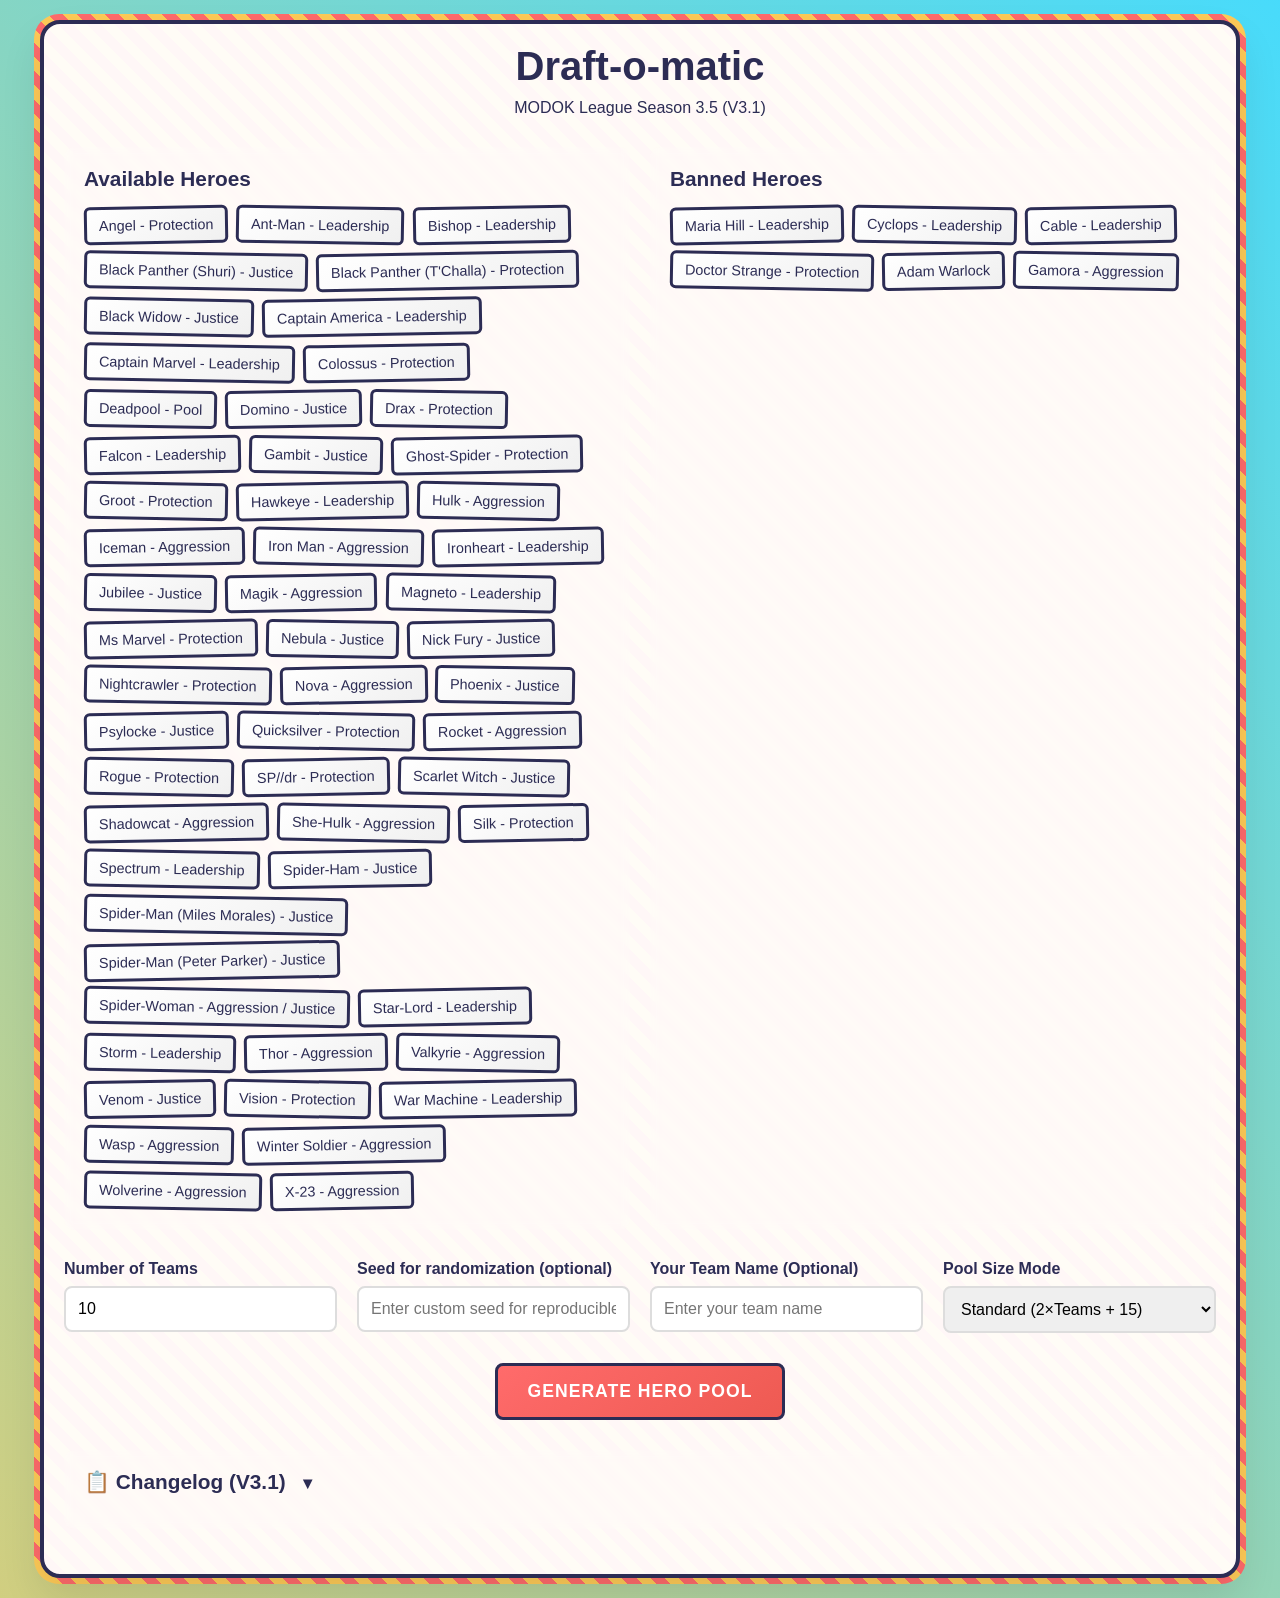
<file: s3.5/draft/index.html>
<!DOCTYPE html>
<html lang="en">
<head>
    <meta charset="UTF-8">
    <meta name="viewport" content="width=device-width, initial-scale=1.0">
    <title>Redirecting...</title>
    <meta http-equiv="refresh" content="0; url=https://modokleague.github.io/s3.5/pool/">
    <style>
        body {
            font-family: 'Comic Sans MS', 'Comic Sans', 'Chalkboard SE', 'Marker Felt', sans-serif;
            display: flex;
            justify-content: center;
            align-items: center;
            min-height: 100vh;
            margin: 0;
            background: linear-gradient(135deg, #667eea 0%, #764ba2 100%);
            color: white;
        }
        .container {
            text-align: center;
            padding: 2rem;
            background: rgba(255, 255, 255, 0.1);
            border-radius: 15px;
            backdrop-filter: blur(10px);
            box-shadow: 0 8px 32px rgba(0, 0, 0, 0.1);
        }
        .spinner {
            border: 3px solid rgba(255, 255, 255, 0.3);
            border-top: 3px solid white;
            border-radius: 50%;
            width: 40px;
            height: 40px;
            animation: spin 1s linear infinite;
            margin: 0 auto 20px;
        }
        @keyframes spin {
            0% { transform: rotate(0deg); }
            100% { transform: rotate(360deg); }
        }
        a {
            color: #87ceeb;
            text-decoration: none;
        }
        a:hover {
            text-decoration: underline;
        }
    </style>
</head>
<body>
    <div class="container">
        <div class="spinner"></div>
        <h1>Redirecting...</h1>
        <p>You will be automatically redirected in a moment.</p>
        <p>If you are not redirected automatically, <a href="https://modokleague.github.io/s3.5/pool/">click here</a>.</p>
    </div>

    <script>
        // JavaScript redirect as backup
        setTimeout(function() {
            window.location.href = "https://modokleague.github.io/s3.5/pool/";
        }, 1000);
    </script>
</body>
</html>
</file>
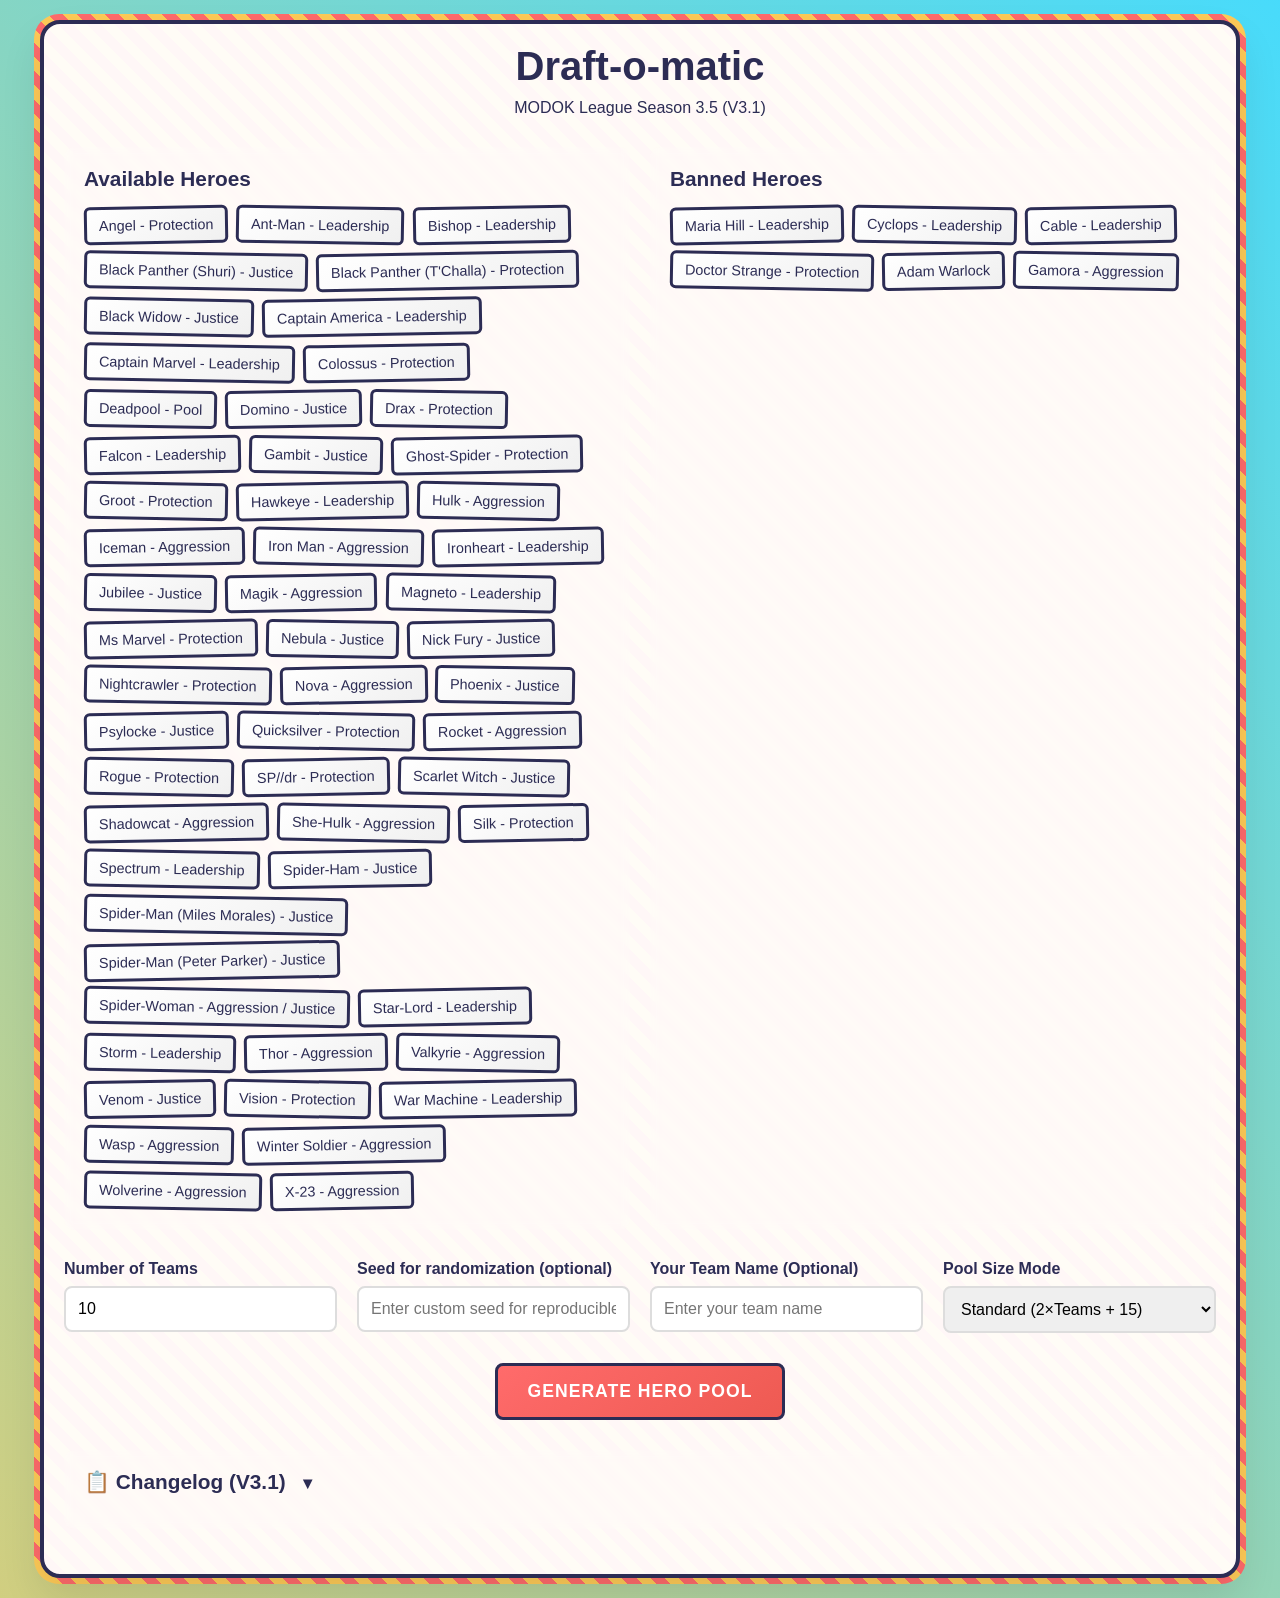
<file: s3.5/pool/index.html>
<!DOCTYPE html>
<html lang="en">
<head>
  <meta charset="UTF-8">
  <meta name="viewport" content="width=device-width, initial-scale=1.0">
  <title>MODOK League S3 Hero Pool Builder - Enhanced</title>
  <style>
    * {
      margin: 0;
      padding: 0;
      box-sizing: border-box;
    }

    body {
      background: linear-gradient(45deg, #ff6b6b, #feca57, #48dbfb, #ff9ff3);
      background-size: 400% 400%;
      animation: comicBg 15s ease infinite;
      color: #2c2c54;
      font-family: 'Comic Sans MS', cursive, sans-serif;
      transition: all 0.3s ease;
      min-height: 100vh;
    }

    @keyframes comicBg {
      0% { background-position: 0% 50%; }
      50% { background-position: 100% 50%; }
      100% { background-position: 0% 50%; }
    }

    .container {
      max-width: 1200px;
      margin: 0 auto;
      padding: 20px;
      background: rgba(255, 255, 255, 0.95);
      border: 4px solid #2c2c54;
      border-radius: 20px;
      position: relative;
      box-shadow: 0 20px 40px rgba(0,0,0,0.1);
      margin-top: 20px;
      margin-bottom: 20px;
    }

    .container::before {
      content: '';
      position: absolute;
      top: -10px;
      left: -10px;
      right: -10px;
      bottom: -10px;
      background: repeating-linear-gradient(
        45deg,
        #ff6b6b,
        #ff6b6b 10px,
        #feca57 10px,
        #feca57 20px
      );
      border-radius: 25px;
      z-index: -1;
    }

    .header {
      text-align: center;
      margin-bottom: 30px;
    }

    .header h1 {
      font-size: 2.5rem;
      margin-bottom: 10px;
      font-weight: 700;
    }

    .controls {
      display: grid;
      grid-template-columns: repeat(auto-fit, minmax(250px, 1fr));
      gap: 20px;
      margin-bottom: 30px;
    }

    .control-group {
      display: flex;
      flex-direction: column;
      gap: 8px;
    }

    .control-group label {
      font-weight: 600;
      font-size: 1rem;
    }

    .control-group input, .control-group select {
      padding: 12px;
      border: 2px solid #ddd;
      border-radius: 8px;
      font-size: 1rem;
      transition: all 0.3s ease;
    }

    .control-group input:focus, .control-group select:focus {
      outline: none;
      border-color: #4a90e2;
      box-shadow: 0 0 0 3px rgba(74, 144, 226, 0.1);
    }

    .btn {
      padding: 15px 30px;
      background: linear-gradient(145deg, #ff6b6b, #ee5a52);
      color: white;
      border: 3px solid #2c2c54;
      border-radius: 8px;
      font-size: 1.1rem;
      font-weight: bold;
      cursor: pointer;
      transition: all 0.3s ease;
      text-transform: uppercase;
      letter-spacing: 1px;
    }

    .btn:hover {
      background: linear-gradient(145deg, #ee5a52, #e54646);
      transform: translateY(-2px);
      box-shadow: 0 10px 20px rgba(0,0,0,0.2);
    }

    .hero-lists {
      display: grid;
      grid-template-columns: repeat(auto-fit, minmax(300px, 1fr));
      gap: 20px;
      margin-bottom: 30px;
    }

    .hero-section {
      padding: 20px;
      border-radius: 10px;
      background: rgba(255,255,255,0.1);
      backdrop-filter: blur(5px);
    }

    .hero-section h3 {
      margin-bottom: 15px;
      font-size: 1.3rem;
      font-weight: 600;
    }

    .hero-grid {
      display: flex;
      flex-wrap: wrap;
      gap: 8px;
    }

    .hero-card {
      padding: 8px 12px;
      background: linear-gradient(145deg, #fff, #f0f0f0);
      border: 3px solid #2c2c54;
      border-radius: 6px;
      font-size: 0.9rem;
      transition: all 0.3s ease;
      cursor: default;
      transform: rotate(-1deg);
    }

    .hero-card:nth-child(even) {
      transform: rotate(1deg);
    }

    .hero-card:hover {
      transform: rotate(0deg) scale(1.05);
      box-shadow: 0 10px 20px rgba(0,0,0,0.3);
    }

    .results {
      margin-top: 30px;
    }

    .result-section {
      margin-bottom: 25px;
      padding: 20px;
      border-radius: 10px;
      background: rgba(255,255,255,0.1);
      backdrop-filter: blur(5px);
    }

    .result-section h3 {
      margin-bottom: 15px;
      font-size: 1.3rem;
      font-weight: 600;
      color: #2c2c54;
    }

    .draft-order {
      display: grid;
      grid-template-columns: repeat(auto-fit, minmax(120px, 1fr));
      gap: 10px;
    }

    .team-card {
      padding: 12px;
      text-align: center;
      background: rgba(74, 144, 226, 0.1);
      border-radius: 8px;
      font-weight: 600;
      border: 2px solid rgba(74, 144, 226, 0.3);
    }

    .footer-note {
      margin-top: 30px;
      padding: 15px;
      background: rgba(0,0,0,0.1);
      border-radius: 8px;
      font-size: 0.9rem;
      text-align: center;
      display: none;
    }

    .footer-note a {
      color: #2c2c54;
      text-decoration: none;
      font-weight: 600;
    }

    .footer-note a:hover {
      text-decoration: underline;
    }

    @media (max-width: 768px) {
      .container {
        padding: 15px;
        margin: 10px;
      }
      
      .header h1 {
        font-size: 2rem;
      }
      
      .controls {
        grid-template-columns: 1fr;
      }
      
      .hero-lists {
        grid-template-columns: 1fr;
      }
    }
  </style>
</head>
<body>
  <div class="container">
    <div class="header">
      <h1>Draft-o-matic</h1>
      <p>MODOK League Season 3.5 (V3.1)</p>
    </div>

    <div class="hero-lists">
      <div class="hero-section">
        <h3>Available Heroes</h3>
        <div class="hero-grid" id="allHeroes"></div>
      </div>
      
      <div class="hero-section">
        <h3>Banned Heroes</h3>
        <div class="hero-grid" id="bannedHeroes"></div>
      </div>
    </div>

    <div class="controls">
      <div class="control-group">
        <label for="teamsInput">Number of Teams</label>
        <input type="number" id="teamsInput" min="6" max="10" value="10">
      </div>
      
      <div class="control-group">
        <label for="seedInput">Seed for randomization (optional)</label>
        <input type="text" id="seedInput" placeholder="Enter custom seed for reproducible results">
      </div>
      
      <div class="control-group">
        <label for="userTeamName">Your Team Name (Optional)</label>
        <input type="text" id="userTeamName" placeholder="Enter your team name">
      </div>
      
      <div class="control-group">
        <label for="poolSize">Pool Size Mode</label>
        <select id="poolSize">
          <option value="standard">Standard (2×Teams + 15)</option>
          <option value="large">Large (2×Teams + 25)</option>
          <option value="custom">Custom</option>
        </select>
      </div>
      
      <div class="control-group" id="customPoolGroup" style="display: none;">
        <label for="customPoolSize">Custom Pool Size</label>
        <input type="number" id="customPoolSize" min="10" max="70" value="35">
        <small style="color: #666; font-size: 0.85em; margin-top: 4px;">Maximum available: <span id="maxPoolSize">0</span> heroes</small>
      </div>
    </div>

    <div style="text-align: center;">
      <button class="btn" id="goButton">Generate Hero Pool</button>
    </div>

    <div class="result-section" style="margin-top: 30px;">
      <h3 style="cursor: pointer; user-select: none; transition: color 0.3s ease;" onclick="toggleChangelog()" id="changelogHeader">
        📋 Changelog (V3.1) <span id="changelogArrow" style="font-size: 0.8em; margin-left: 8px;">▼</span>
      </h3>
      <div id="changelogContent" style="display: none; padding: 15px; background: rgba(72, 219, 251, 0.1); border-radius: 8px; border: 2px solid #48dbfb; margin-top: 10px;">
        <h4 style="margin-bottom: 10px; color: #48dbfb; font-size: 1.1rem;">V3.1 Updates</h4>
        <ul style="margin-left: 20px; color: #2c2c54;">
          <li style="margin-bottom: 8px;"><strong>Bot Aspect Diversity:</strong> AI teams now prefer different aspects for their second pick, making drafts more strategic and realistic</li>
          <li style="margin-bottom: 8px;"><strong>Re-pick Feedback:</strong> Visual notifications when bots reject and re-pick heroes due to aspect conflicts</li>
          <li style="margin-bottom: 8px;"><strong>Banned Hero Fix:</strong> Improved filtering to properly exclude all banned heroes regardless of naming format</li>
        </ul>
      </div>
    </div>

    <div class="results" id="results" style="display: none;">
      <div class="result-section">
        <h3>Hero Pool</h3>
        <div class="hero-grid" id="resultPool"></div>
      </div>
      
      <div class="result-section">
        <h3>Draft Bot Order</h3>
        <div class="hero-grid" id="resultDraftBot"></div>
      </div>
      
      <div class="result-section">
        <h3>Team Draft Order</h3>
        <div class="draft-order" id="resultDraftOrder"></div>
      </div>
      
      <div class="result-section">
        <h3>Excluded Heroes</h3>
        <div class="hero-grid" id="resultExcluded"></div>
      </div>
      
      <div style="text-align: center; margin-top: 30px; padding: 20px;">
        <button class="btn" id="startDraftButton" onclick="startDraftSimulator()" style="font-size: 1rem; padding: 12px 25px;">
          🎯 Start Draft Simulator
        </button>
      </div>
    </div>

    <div class="draft-setup" id="draftSetup" style="display: none;">
      <div class="result-section">
        <h3>🎯 Draft Simulator - Setup</h3>
        <div style="padding: 20px;">
          <div style="background: rgba(255, 107, 107, 0.1); padding: 20px; border-radius: 10px; margin-bottom: 20px; border: 2px solid #ff6b6b;">
            <h4 style="margin-bottom: 10px; color: #ff6b6b;">Your Team</h4>
            <p style="font-size: 1.2rem; font-weight: bold;" id="playerTeamDisplay"></p>
          </div>
          
          <div style="background: rgba(72, 219, 251, 0.1); padding: 20px; border-radius: 10px; margin-bottom: 20px; border: 2px solid #48dbfb;">
            <h4 style="margin-bottom: 15px; color: #48dbfb;">Draft Information</h4>
            <p style="margin-bottom: 10px;">Heroes available for draft: <strong id="heroCountDisplay"></strong></p>
            <p>Teams participating: <strong id="teamCountDisplay"></strong></p>
          </div>
          
          <div style="background: rgba(160, 160, 160, 0.1); padding: 20px; border-radius: 10px; margin-bottom: 20px; border: 2px solid #a0a0a0;">
            <h4 style="margin-bottom: 15px; color: #2c2c54;">All Teams' Picks (Draft Order)</h4>
            <div id="allTeamsPicksDisplay">
              <p style="color: #666; font-style: italic;">Draft not started</p>
            </div>
          </div>
          
          <div style="background: rgba(254, 202, 87, 0.1); padding: 20px; border-radius: 10px; margin-bottom: 30px; border: 2px solid #feca57;">
            <h4 style="margin-bottom: 15px; color: #2c2c54;">Team Draft Order</h4>
            <div id="draftOrderDisplay" style="display: grid; grid-template-columns: repeat(auto-fit, minmax(150px, 1fr)); gap: 10px;"></div>
          </div>
          
          <div style="background: rgba(138, 43, 226, 0.1); padding: 20px; border-radius: 10px; margin-bottom: 20px; border: 2px solid #8A2BE2; text-align: center;">
            <h4 style="margin-bottom: 10px; color: #8A2BE2; font-size: 1.2rem;">Draft Status</h4>
            <p id="draftStatusMessage" style="font-size: 1.1rem; font-weight: bold; color: #2c2c54;">🎯 Your Turn - Click a hero to draft!</p>
          </div>
          
          <div style="background: rgba(144, 238, 144, 0.1); padding: 20px; border-radius: 10px; margin-bottom: 20px; border: 2px solid #90EE90;">
            <h4 style="margin-bottom: 15px; color: #2c2c54;">Available Heroes for Draft</h4>
            <div id="availableHeroesDisplay" style="display: flex; flex-wrap: wrap; gap: 8px;"></div>
          </div>
          
          <div style="background: rgba(138, 43, 226, 0.1); padding: 20px; border-radius: 10px; margin-bottom: 20px; border: 2px solid #8A2BE2;">
            <h4 style="margin-bottom: 15px; color: #2c2c54;">Bot Priority</h4>
            <div id="botPriorityDisplay" style="display: flex; flex-wrap: wrap; gap: 8px;"></div>
          </div>
          
          <div style="background: rgba(255, 193, 7, 0.1); padding: 15px; border-radius: 8px; margin-bottom: 30px; border: 1px solid #ffc107;">
            <p style="color: #2c2c54; font-size: 0.9rem; margin: 0; text-align: center;">
              <strong>Bot Team Strategy:</strong> Other teams pick strategically 85% of the time (from top 5 priority heroes with weighted probability: 1st choice 41%, 2nd choice 27%, 3rd choice 18%, 4th choice 12%, 5th choice 8%) and make wildcard picks 15% of the time (random from any available hero). Bots prefer aspect diversity for their second pick.
            </p>
          </div>
        </div>
      </div>
    </div>

    <div class="footer-note" id="footerNote">
      Draft-bot order is based on <a href="https://www.youtube.com/watch?v=2bRm-ZxtNjM" target="_blank">Villain Theory's May 2025 tierlist</a>
    </div>
  </div>

  <script>
    // Banned heroes
    const bannedHeroes = [
      'Maria Hill - Leadership', 'Cyclops - Leadership', 'Cable - Leadership', 
      'Doctor Strange - Protection', 'Adam Warlock', 'Gamora - Aggression'
    ];

    // Bot draft order based on Villain Theory
    const draftOrder = [
      // Ludicrously Powerful
      'Spider-Ham - Justice', 'Cable - Leadership', 'Cyclops', 'Storm - Leadership', 'Magik - Aggression', 'Psylocke - Justice', 'Maria Hill - Leadership',
      // Immensely Powerful
      'Bishop - Leadership', 'Spider-Man (Peter Parker) - Justice', 'Doctor Strange - Protection', 'Spider-Man (Miles Morales) - Justice',
      'Captain Marvel - Leadership', 'Scarlet Witch - Justice', 'X-23 - Aggression', 'Deadpool - Pool',
      // Extremely Powerful
      'Black Panther (Shuri) - Justice', 'Magneto - Leadership', 'Ironheart - Leadership', 'Vision - Protection', 'Captain America - Leadership', 
      'Domino - Justice', 'Angel - Protection', 'Shadowcat - Aggression', 'Nova - Aggression',
      // Very Powerful
      'Nick Fury - Justice', 'Iron Man - Aggression', 'Silk - Protection', 'Spider-Woman - Aggression / Justice', 'SP//dr - Protection',
      'Phoenix - Justice', 'Wolverine - Aggression', 'Venom - Justice', 'Rogue - Protection', "Black Panther (T'Challa) - Protection",
      // Powerful
      'Ant-Man - Leadership', 'Star-Lord - Leadership', 'Spectrum - Leadership', 'Colossus - Protection', 'Jubilee - Justice', 
      'Gambit - Justice', 'Iceman - Aggression', 'Rocket - Aggression',
      // New and not enough info
      'Falcon - Leadership', 'Winter Soldier - Aggression',
      // Usually Powerful
      'Adam Warlock', 'Gamora - Aggression', 'Ghost-Spider - Protection', 'Drax - Protection', 'Black Widow - Justice', 'Nightcrawler - Protection', 'Wasp - Aggression',
      // Often Powerful
      'Ms Marvel - Protection', 'Nebula - Justice', 'She-Hulk - Aggression', 'Thor - Aggression', 'War Machine - Leadership', 'Quicksilver - Protection',
      // Sometimes Powerful
      'Hawkeye - Leadership', 'Groot - Protection', 'Valkyrie - Aggression', 'Hulk - Aggression'
    ];

    // Toggle changelog visibility
    function toggleChangelog() {
      const content = document.getElementById('changelogContent');
      const header = document.getElementById('changelogHeader');
      const arrow = document.getElementById('changelogArrow');
      
      if (content.style.display === 'none') {
        content.style.display = 'block';
        arrow.textContent = '▲';
        header.style.color = '#48dbfb';
      } else {
        content.style.display = 'none';
        arrow.textContent = '▼';
        header.style.color = '#2c2c54';
      }
    }

    // Helper function to check if a hero is banned (handles different name formats)
    function isHeroBanned(heroName) {
      // Check exact match first
      if (bannedHeroes.includes(heroName)) return true;
      
      // Check if the hero name (without aspect) matches any banned hero base name
      const heroBaseName = heroName.split(' - ')[0];
      for (const bannedHero of bannedHeroes) {
        const bannedBaseName = bannedHero.split(' - ')[0];
        if (heroBaseName === bannedBaseName) return true;
      }
      
      return false;
    }

    // Filter out banned heroes from the draft order
    const filteredDraftOrder = draftOrder.filter(hero => !isHeroBanned(hero));
    const marvelHeroes = [...filteredDraftOrder].sort();

    // Team name pools for each position
    const teamNamePools = {
      0: ['Aaron Davis', 'Abigail Brand', 'Adrian Toomes', 'Amora', 'Arnim Zola'], // Team A
      1: ['Betty Ross', 'Bullseye', 'Bruno Carrelli', 'Baron Mordo', 'Beetle', 'Black Tom Cassidy', 'Black Swan', 'Boomerang', 'Betty Brant'], // Team B
      2: ['Calvin Zabo', 'Cassandra Nova', 'Curt Connors', 'Clea', 'Carl "Crusher" Creel', 'Cassie Lang', 'Colleen Wing'], // Team C
      3: ['Doctor Doom', 'Donald Pierce', 'Dormammu', 'Daken', 'Danny Rand', 'Donald Blake'], // Team D
      4: ['Edwin Jarvis', 'Elektra', 'Emil Blonsky', 'Everett Ross', 'Ebony Maw', 'Eddie Brock', 'Exodus', 'Ego the Living Planet'], // Team E
      5: ['Felicia Hardy', 'Fin Fang Foom', 'Frank Castle', 'Franklin Richards', 'Frigga', 'Foggy Nelson'], // Team F
      6: ['Gwen Stacy', 'George Stacy', 'Gorgon', 'Giganto', 'Gilgamesh', 'Grandmaster', 'Gorr'], // Team G
      7: ['Harry Osborn', 'Howard Stark', 'Hope Pym', 'Hobgoblin', 'Helmut Zemo', 'Happy Hogan', 'Howard the Duck', 'Husk', 'High Evolutionary'], // Team H
      8: ['Illyana Rasputin', 'Imperial Guard', 'Iron Fist'], // Team I
      9: ['J Jonah Jameson', 'Janet Van Dyne', 'Jessica Jones', 'Jacosta', 'Jamie Madrox', 'Jimmy Woo', 'Johnny Blaze', 'Jessica Drew'], // Team J
      10: ['Karnak', 'Kurt Wagner', 'Kitty Pryde', 'Kaluu', 'Kamala Khan', 'Kang the Conqueror', 'Kid Omega', 'Killmonger', 'Kingpin', 'Klaw'], // Team K
      11: ['Laufey', 'Leo Fitz', 'Lucia von Bardas', 'Luke Cage', 'Loki', 'Lizard', 'Lorna Dane', 'Logan'] // Team L
    };

    // Random number generator with improved seed support
    class Random {
      constructor(seed = Math.random()) {
        // Handle string seeds by converting to a hash
        if (typeof seed === 'string') {
          this.seed = this.stringToHash(seed);
        } else {
          this.seed = this.hash(seed.toString());
        }
      }

      stringToHash(str) {
        if (str === '') return 0;
        
        let hash = 0;
        for (let i = 0; i < str.length; i++) {
          const char = str.charCodeAt(i);
          hash = ((hash << 5) - hash) + char;
          hash = hash & hash; // Convert to 32-bit integer
        }
        
        // Ensure positive number
        return Math.abs(hash);
      }

      hash(str) {
        let hash = 0;
        for (let i = 0; i < str.length; i++) {
          const char = str.charCodeAt(i);
          hash = ((hash << 5) - hash) + char;
          hash = hash & hash;
        }
        return Math.abs(hash);
      }

      next() {
        this.seed = (1664525 * this.seed + 1013904223) >>> 0;
        return this.seed / 0xFFFFFFFF;
      }
    }

    function shuffleArray(array, rng) {
      for (let i = array.length - 1; i > 0; i--) {
        const j = Math.floor(rng.next() * (i + 1));
        [array[i], array[j]] = [array[j], array[i]];
      }
    }

    // Initialize display
    document.getElementById('allHeroes').innerHTML = marvelHeroes.map(hero => 
      `<div class="hero-card">${hero}</div>`
    ).join('');
    
    document.getElementById('bannedHeroes').innerHTML = bannedHeroes.map(hero => 
      `<div class="hero-card">${hero}</div>`
    ).join('');
    
    // Update max pool size indicator
    document.getElementById('maxPoolSize').textContent = marvelHeroes.length;

    // Pool size change handler
    document.getElementById('poolSize').addEventListener('change', function() {
      const customGroup = document.getElementById('customPoolGroup');
      if (this.value === 'custom') {
        customGroup.style.display = 'block';
      } else {
        customGroup.style.display = 'none';
      }
    });

    // Generate pool
    document.getElementById('goButton').addEventListener('click', function() {
      const seedInput = document.getElementById('seedInput').value;
      const rng = new Random(seedInput || Math.random());
      
      const numberOfTeams = parseInt(document.getElementById('teamsInput').value);
      const poolSizeMode = document.getElementById('poolSize').value;
      
      let numberOfHeroes;
      switch (poolSizeMode) {
        case 'standard':
          numberOfHeroes = 2 * numberOfTeams + 15;
          break;
        case 'large':
          numberOfHeroes = 2 * numberOfTeams + 25;
          break;
        case 'custom':
          numberOfHeroes = parseInt(document.getElementById('customPoolSize').value);
          break;
      }

      if (numberOfHeroes > marvelHeroes.length) {
        return;
      }

      const heroesPool = [...marvelHeroes];
      shuffleArray(heroesPool, rng);

      const selectedHeroes = heroesPool.slice(0, numberOfHeroes).sort();
      const excludedHeroes = heroesPool.slice(numberOfHeroes).sort();
      
      const draftBot = filteredDraftOrder.filter(hero => selectedHeroes.includes(hero));

      const userTeamName = document.getElementById('userTeamName').value.trim();
      const numberOfActualTeams = userTeamName ? numberOfTeams - 1 : numberOfTeams;
      
      const teams = Array.from({ length: numberOfActualTeams }, (_, i) => {
        // Use the default pools
        if (teamNamePools[i]) {
          // Use random name from the pool for this team position
          const namePool = [...teamNamePools[i]];
          const randomIndex = Math.floor(rng.next() * namePool.length);
          return namePool[randomIndex];
        } else {
          // Fall back to letter naming for teams without custom pools
          return `Team ${String.fromCharCode(65 + i)}`;
        }
      });
      
      // Add user's team name if provided (before randomization)
      if (userTeamName) {
        teams.push(userTeamName);
      }
      
      // Shuffle the teams array to randomize draft order
      shuffleArray(teams, rng);

      // Display results
      document.getElementById('resultPool').innerHTML = selectedHeroes.map(hero => 
        `<div class="hero-card">${hero}</div>`
      ).join('');
      
      document.getElementById('resultDraftBot').innerHTML = draftBot.map(hero => 
        `<div class="hero-card">${hero}</div>`
      ).join('');
      
      document.getElementById('resultDraftOrder').innerHTML = teams.map((team, index) => 
        `<div class="team-card">${index + 1}. ${team}</div>`
      ).join('');
      
      document.getElementById('resultExcluded').innerHTML = excludedHeroes.map(hero => 
        `<div class="hero-card">${hero}</div>`
      ).join('');

      document.getElementById('results').style.display = 'block';
      document.getElementById('footerNote').style.display = 'block';
      
      // Smooth scroll to results
      document.getElementById('results').scrollIntoView({ behavior: 'smooth' });
    });

    // Track draft state
    let currentTurnIndex = 0;
    let currentRound = 1;
    let maxRounds = 2;
    let draftOrderTeams = [];
    let playerTeamName = '';
    let teamPicks = {};
    let isPlayerTurn = false;
    let draftedHeroes = [];
    let allHeroes = [];

    // Helper function to extract aspect from hero name
    function getHeroAspect(heroName) {
      // Extract aspect from hero name (e.g., "Spider-Man - Justice" -> "Justice")
      if (heroName.includes(' - ')) {
        const aspect = heroName.split(' - ')[1].toLowerCase();
        // Handle special cases
        if (aspect.includes('/')) {
          // For heroes like "Spider-Woman - Aggression / Justice", take the first aspect
          return aspect.split(' / ')[0];
        }
        return aspect;
      }
      
      // Handle heroes without explicit aspects (like "Deadpool - Pool", "Adam Warlock")
      if (heroName.includes('Pool')) return 'pool';
      if (heroName === 'Adam Warlock') return 'basic'; // or could be treated as no aspect
      
      // Default fallback - shouldn't happen with proper data
      return 'unknown';
    }

    // Simple draft simulator navigation functions
    function startDraftSimulator() {
      // Get the data we need from the generated results
      const userTeamName = document.getElementById('userTeamName').value.trim();
      const heroCards = document.getElementById('resultPool').children;
      const teamCards = document.getElementById('resultDraftOrder').children;
      
      // Determine player team name
      let playerTeam = userTeamName;
      if (!playerTeam) {
        // Find the team that comes from the "A" team pool
        const aTeamPool = ['Aaron Davis', 'Abigail Brand', 'Adrian Toomes', 'Amora', 'Arnim Zola'];
        
        for (let i = 0; i < teamCards.length; i++) {
          const teamText = teamCards[i].textContent;
          const teamName = teamText.split('. ')[1];
          
          if (aTeamPool.includes(teamName)) {
            playerTeam = teamName;
            break;
          }
        }
        
        // Fallback to first team if somehow no A team found
        if (!playerTeam && teamCards.length > 0) {
          const firstTeamText = teamCards[0].textContent;
          playerTeam = firstTeamText.split('. ')[1];
        }
      }
      
      // Store all heroes for tracking
      allHeroes = [];
      draftedHeroes = [];
      for (let i = 0; i < heroCards.length; i++) {
        allHeroes.push(heroCards[i].textContent);
      }
      
      // Store team information for draft order
      playerTeamName = playerTeam;
      draftOrderTeams = [];
      teamPicks = {};
      for (let i = 0; i < teamCards.length; i++) {
        const teamText = teamCards[i].textContent;
        const teamName = teamText.split('. ')[1];
        draftOrderTeams.push(teamName);
        teamPicks[teamName] = [];
      }
      
      // Start with first team in draft order
      currentTurnIndex = 0;
      currentRound = 1;
      isPlayerTurn = (draftOrderTeams[currentTurnIndex] === playerTeamName);
      
      // Initialize displays
      updateAllTeamsDisplay();
      
      // Update the display elements if they exist
      const playerDisplay = document.getElementById('playerTeamDisplay');
      const heroDisplay = document.getElementById('heroCountDisplay');
      const teamDisplay = document.getElementById('teamCountDisplay');
      const draftDisplay = document.getElementById('draftOrderDisplay');
      const availableHeroesDisplay = document.getElementById('availableHeroesDisplay');
      
      if (playerDisplay) playerDisplay.textContent = playerTeam || 'Unknown Team';
      if (heroDisplay) heroDisplay.textContent = heroCards.length;
      if (teamDisplay) teamDisplay.textContent = teamCards.length;
      
      // Show available heroes for drafting (with greyed out support)
      if (availableHeroesDisplay && heroCards.length > 0) {
        let heroesHtml = '';
        for (let i = 0; i < heroCards.length; i++) {
          const heroName = heroCards[i].textContent;
          heroesHtml += `<div class="hero-card" data-hero="${heroName}" style="border: 2px solid #90EE90; background: linear-gradient(145deg, #f0fff0, #e8f5e8); cursor: pointer;" onclick="draftHero('${heroName.replace(/'/g, "\\'")}')">${heroName}</div>`;
        }
        availableHeroesDisplay.innerHTML = heroesHtml;
      } else if (availableHeroesDisplay) {
        availableHeroesDisplay.innerHTML = '<p style="color: #666; text-align: center;">No heroes available</p>';
      }
      
      // Update bot priority display
      updateBotPriorityDisplay();
      
      // Show team draft order
      if (draftDisplay) {
        let draftOrderHtml = '';
        for (let i = 0; i < teamCards.length; i++) {
          const teamText = teamCards[i].textContent;
          const teamName = teamText.split('. ')[1];
          const isPlayerTeam = (teamName === playerTeam);
          
          draftOrderHtml += `<div style="padding: 8px; background: ${isPlayerTeam ? 'rgba(255, 107, 107, 0.2)' : 'rgba(255,255,255,0.3)'}; border-radius: 6px; text-align: center; font-weight: ${isPlayerTeam ? 'bold' : 'normal'}; border: ${isPlayerTeam ? '2px solid #ff6b6b' : '1px solid #ddd'};">
            ${teamText}
          </div>`;
        }
        draftDisplay.innerHTML = draftOrderHtml;
      }
      
      // Show draft setup below existing results
      const draftSetup = document.getElementById('draftSetup');
      if (draftSetup) {
        draftSetup.style.display = 'block';
        draftSetup.scrollIntoView({ behavior: 'smooth' });
      }
      
      // Start the draft
      updateDraftStatus();
      if (!isPlayerTurn) {
        setTimeout(processNextTurn, 1000);
      }
    }
    
    // Update bot priority display
    function updateBotPriorityDisplay() {
      const botPriorityDisplay = document.getElementById('botPriorityDisplay');
      if (!botPriorityDisplay) return;
      
      // Get all heroes from filtered draft bot order that are in the current pool (excluding banned heroes)
      const botPriorityInPool = filteredDraftOrder.filter(hero => allHeroes.includes(hero));
      
      if (botPriorityInPool.length > 0) {
        let botHtml = '';
        for (let i = 0; i < botPriorityInPool.length; i++) {
          const heroName = botPriorityInPool[i];
          const isDrafted = draftedHeroes.includes(heroName);
          
          if (isDrafted) {
            // Greyed out style for drafted heroes - with not-allowed cursor
            botHtml += `<div class="hero-card" style="border: 2px solid #ccc; background: #f0f0f0; color: #888; opacity: 0.6; font-size: 0.85rem; cursor: not-allowed;">${heroName}</div>`;
          } else {
            // Normal purple styling for available heroes - now clickable
            botHtml += `<div class="hero-card" data-hero="${heroName}" style="border: 2px solid #8A2BE2; background: linear-gradient(145deg, #f8f0ff, #e8d5ff); font-size: 0.85rem; cursor: pointer;" onclick="draftHero('${heroName.replace(/'/g, "\\'")}')">${heroName}</div>`;
          }
        }
        botPriorityDisplay.innerHTML = botHtml;
      } else {
        botPriorityDisplay.innerHTML = '<p style="color: #666; text-align: center; font-style: italic;">No bot priority heroes in current pool</p>';
      }
    }
    
    // Update all teams picks display
    function updateAllTeamsDisplay() {
      const allTeamsDisplay = document.getElementById('allTeamsPicksDisplay');
      if (!allTeamsDisplay) return;
      
      let teamsHtml = '';
      for (let i = 0; i < draftOrderTeams.length; i++) {
        const teamName = draftOrderTeams[i];
        const isPlayer = (teamName === playerTeamName);
        // Check if draft is complete - if so, no team should show as current turn
        const isDraftComplete = (currentRound > maxRounds || currentTurnIndex < 0);
        const isCurrentTurn = !isDraftComplete && (i === currentTurnIndex);
        const picks = teamPicks[teamName] || [];
        
        // Different styling for player vs AI teams and current turn
        const bgColor = isPlayer ? 'rgba(255, 140, 0, 0.2)' : 'rgba(255,255,255,0.3)';
        const borderColor = isPlayer ? '#ff8c00' : (isCurrentTurn ? '#8A2BE2' : '#ddd');
        const borderWidth = isCurrentTurn ? '3px' : '2px';
        
        // Show round indicator for current turn only if draft is not complete
        const roundText = isCurrentTurn ? ` (Round ${currentRound})` : '';
        const currentTurnText = isCurrentTurn ? '← Current Turn' + roundText : '';
        
        teamsHtml += `<div style="margin-bottom: 15px; padding: 15px; background: ${bgColor}; border-radius: 8px; border: ${borderWidth} solid ${borderColor};">
          <h5 style="margin-bottom: 10px; color: #2c2c54; font-weight: 600;">
            ${i + 1}. ${teamName} ${isPlayer ? '(You)' : ''} ${currentTurnText}
          </h5>
          <div style="display: flex; flex-wrap: wrap; gap: 6px;">`;
        
        if (picks.length > 0) {
          for (let j = 0; j < picks.length; j++) {
            const heroCardStyle = isPlayer ? 
              'border: 2px solid #ff8c00; background: linear-gradient(145deg, #fff8dc, #ffeaa7);' :
              'border: 1px solid #808080; background: linear-gradient(145deg, #f8f8f8, #e8e8e8);';
            teamsHtml += `<div class="hero-card" style="${heroCardStyle} font-size: 0.85rem;">${picks[j]}</div>`;
          }
        } else {
          teamsHtml += '<p style="color: #666; font-style: italic; font-size: 0.9rem;">No picks yet</p>';
        }
        
        teamsHtml += '</div></div>';
      }
      
      allTeamsDisplay.innerHTML = teamsHtml;
    }
    
    // Update draft status message
    function updateDraftStatus() {
      const statusMessage = document.getElementById('draftStatusMessage');
      if (!statusMessage) return;
      
      // Check if draft is complete
      if (currentRound > maxRounds || currentTurnIndex < 0) {
        statusMessage.textContent = '🎉 Draft Complete!';
        statusMessage.style.color = '#28a745';
        
        // Update headers to remove "(Your Turn)" when draft is complete
        updateSectionHeaders(false);
        return;
      }
      
      const currentTeam = draftOrderTeams[currentTurnIndex];
      
      if (isPlayerTurn) {
        statusMessage.textContent = `🎯 Your Turn (Round ${currentRound}) - Click a hero to draft!`;
        statusMessage.style.color = '#2c2c54';
      } else {
        statusMessage.textContent = `⏳ ${currentTeam} is picking (Round ${currentRound})...`;
        statusMessage.style.color = '#8A2BE2';
      }
      
      // Update section headers based on turn
      updateSectionHeaders(isPlayerTurn);
    }
    
    // Update section headers to show/hide "(Your Turn)"
    function updateSectionHeaders(showYourTurn) {
      const availableHeroesHeader = document.querySelector('#availableHeroesDisplay').previousElementSibling;
      const botPriorityHeader = document.querySelector('#botPriorityDisplay').previousElementSibling;
      
      if (availableHeroesHeader) {
        availableHeroesHeader.textContent = showYourTurn ? 
          'Available Heroes for Draft (Your Turn)' : 
          'Available Heroes for Draft';
      }
      
      if (botPriorityHeader) {
        botPriorityHeader.textContent = showYourTurn ? 
          'Bot Priority (Your Turn)' : 
          'Bot Priority';
      }
    }

    // Simple draft hero function
    function draftHero(heroName) {
      // Only allow drafting on player's turn and if hero not already drafted
      if (!isPlayerTurn || draftedHeroes.includes(heroName)) return;
      
      const currentTeam = draftOrderTeams[currentTurnIndex];
      
      // Add hero to current team's picks and drafted list
      teamPicks[currentTeam].push(heroName);
      draftedHeroes.push(heroName);
      
      // Mark hero as drafted using simple style changes in both sections
      const availableHeroesDisplay = document.getElementById('availableHeroesDisplay');
      if (availableHeroesDisplay) {
        const heroCards = availableHeroesDisplay.children;
        for (let i = 0; i < heroCards.length; i++) {
          if (heroCards[i].getAttribute('data-hero') === heroName) {
            heroCards[i].style.border = '2px solid #ccc';
            heroCards[i].style.background = '#f0f0f0';
            heroCards[i].style.color = '#888';
            heroCards[i].style.cursor = 'not-allowed';
            heroCards[i].style.opacity = '0.6';
            heroCards[i].removeAttribute('onclick');
            break;
          }
        }
      }
      
      // Also update bot priority display to reflect the pick
      updateBotPriorityDisplay();
      
      // Update displays
      updateAllTeamsDisplay();
      updateBotPriorityDisplay();
      
      // Advance to next turn
      advanceTurn();
    }
    
    // Advance to next turn (snake draft format)
    function advanceTurn() {
      if (currentRound === 1) {
        // Round 1: normal order
        currentTurnIndex++;
        if (currentTurnIndex >= draftOrderTeams.length) {
          // End of round 1, start round 2 in reverse
          currentRound = 2;
          currentTurnIndex = draftOrderTeams.length - 1;
        }
      } else if (currentRound === 2) {
        // Round 2: reverse order
        currentTurnIndex--;
        if (currentTurnIndex < 0) {
          // Draft complete - set flags to indicate completion
          currentRound = 3; // Set to beyond maxRounds to indicate completion
          const statusMessage = document.getElementById('draftStatusMessage');
          if (statusMessage) {
            statusMessage.textContent = '🎉 Draft Complete!';
            statusMessage.style.color = '#28a745';
          }
          // Update displays one final time to clear current turn indicators
          updateAllTeamsDisplay();
          return;
        }
      }
      
      isPlayerTurn = (draftOrderTeams[currentTurnIndex] === playerTeamName);
      
      updateDraftStatus();
      updateAllTeamsDisplay();
      
      // If it's AI turn, process it
      if (!isPlayerTurn) {
        setTimeout(processNextTurn, 1250);
      }
    }
    
    // Process AI turn
    function processNextTurn() {
      if (isPlayerTurn) return;
      
      // Check if draft is complete (2 rounds max)
      if (currentRound > maxRounds) return;
      
      const currentTeam = draftOrderTeams[currentTurnIndex];
      
      // Get available heroes (not yet drafted)
      const availableHeroes = allHeroes.filter(hero => !draftedHeroes.includes(hero));
      
      if (availableHeroes.length === 0) {
        // No heroes left
        const statusMessage = document.getElementById('draftStatusMessage');
        if (statusMessage) {
          statusMessage.textContent = '🎉 Draft Complete!';
          statusMessage.style.color = '#28a745';
        }
        return;
      }
      
      // Get aspects of heroes already picked by this team
      const teamHeroes = teamPicks[currentTeam] || [];
      const teamAspects = teamHeroes.map(hero => getHeroAspect(hero));
      
      let aiPick = null;
      let isRetryPick = false;
      let rejectedPick = null;
      
      // Function to make a pick using the existing logic
      function makeAIPick() {
        // 15% chance for wildcard pick, 85% chance for strategic pick
        if (Math.random() < 0.15) {
          // Wildcard pick: completely random from available heroes
          const randomIndex = Math.floor(Math.random() * availableHeroes.length);
          return availableHeroes[randomIndex];
        } else {
          // Strategic pick: choose from top 5 priority heroes with weighted probability
          const availablePriorityHeroes = filteredDraftOrder.filter(hero => availableHeroes.includes(hero));
          
          if (availablePriorityHeroes.length > 0) {
            // Pick from top 5 available priority heroes (or fewer if not enough available)
            const topChoices = availablePriorityHeroes.slice(0, Math.min(5, availablePriorityHeroes.length));
            
            // Create weighted selection - each rank is 1.5 times as likely as the next
            // Rank 1 gets weight 1.5^4, Rank 2 gets 1.5^3, Rank 3 gets 1.5^2, Rank 4 gets 1.5^1, Rank 5 gets 1.5^0
            const weights = [];
            for (let i = 0; i < topChoices.length; i++) {
              weights.push(Math.pow(1.5, topChoices.length - 1 - i));
            }
            
            // Calculate total weight
            const totalWeight = weights.reduce((sum, weight) => sum + weight, 0);
            
            // Generate random number and select based on weighted probability
            const random = Math.random() * totalWeight;
            let cumulativeWeight = 0;
            
            for (let i = 0; i < topChoices.length; i++) {
              cumulativeWeight += weights[i];
              if (random <= cumulativeWeight) {
                return topChoices[i];
              }
            }
          } else {
            // Fallback: random pick if no priority heroes available
            const randomIndex = Math.floor(Math.random() * availableHeroes.length);
            return availableHeroes[randomIndex];
          }
        }
        return null;
      }
      
      // Make initial pick
      aiPick = makeAIPick();
      
      // Check if this is the second hero and if it has the same aspect as the first
      if (aiPick && teamHeroes.length === 1) {
        const pickAspect = getHeroAspect(aiPick);
        
        // If the pick has the same aspect as the first hero, reject it and re-pick
        if (teamAspects.includes(pickAspect)) {
          isRetryPick = true;
          rejectedPick = aiPick;
          
          // Show feedback about the re-pick
          const statusMessage = document.getElementById('draftStatusMessage');
          if (statusMessage) {
            const firstHeroAspect = teamAspects[0].charAt(0).toUpperCase() + teamAspects[0].slice(1);
            statusMessage.textContent = `🔄 ${currentTeam} rejected ${rejectedPick} (${firstHeroAspect} duplicate) - re-picking...`;
            statusMessage.style.color = '#ff8c00';
          }
          
          // Wait a moment before re-picking to show the feedback
          setTimeout(() => {
            aiPick = makeAIPick(); // Re-pick using the same randomization scheme
            // Always accept the re-pick, even if it's the same aspect again
            
            // Show the final pick
            if (statusMessage) {
              const finalAspect = getHeroAspect(aiPick);
              const finalAspectCapitalized = finalAspect.charAt(0).toUpperCase() + finalAspect.slice(1);
              statusMessage.textContent = `✅ ${currentTeam} selected ${aiPick} (${finalAspectCapitalized}) after re-pick`;
              statusMessage.style.color = '#28a745';
            }
            
            // Complete the pick after showing feedback
            setTimeout(() => {
              completeBotPick(currentTeam, aiPick);
            }, 800);
          }, 1200);
          
          return; // Exit early to handle async re-pick
        }
      }
      
      // Complete the pick normally (no re-pick needed)
      if (aiPick) {
        completeBotPick(currentTeam, aiPick);
      }
    }
    
    // Helper function to complete a bot's pick
    function completeBotPick(teamName, heroName) {
      // Add to team's picks and drafted list
      teamPicks[teamName].push(heroName);
      draftedHeroes.push(heroName);
      
      // Mark hero as drafted using simple style changes in both sections
      const availableHeroesDisplay = document.getElementById('availableHeroesDisplay');
      if (availableHeroesDisplay) {
        const heroCards = availableHeroesDisplay.children;
        for (let i = 0; i < heroCards.length; i++) {
          if (heroCards[i].getAttribute('data-hero') === heroName) {
            heroCards[i].style.border = '2px solid #ccc';
            heroCards[i].style.background = '#f0f0f0';
            heroCards[i].style.color = '#888';
            heroCards[i].style.cursor = 'not-allowed';
            heroCards[i].style.opacity = '0.6';
            heroCards[i].removeAttribute('onclick');
            break;
          }
        }
      }
      
      // Update displays and advance turn
      updateAllTeamsDisplay();
      updateBotPriorityDisplay();
      advanceTurn();
    }
  </script>
</body>
</html>
</file>
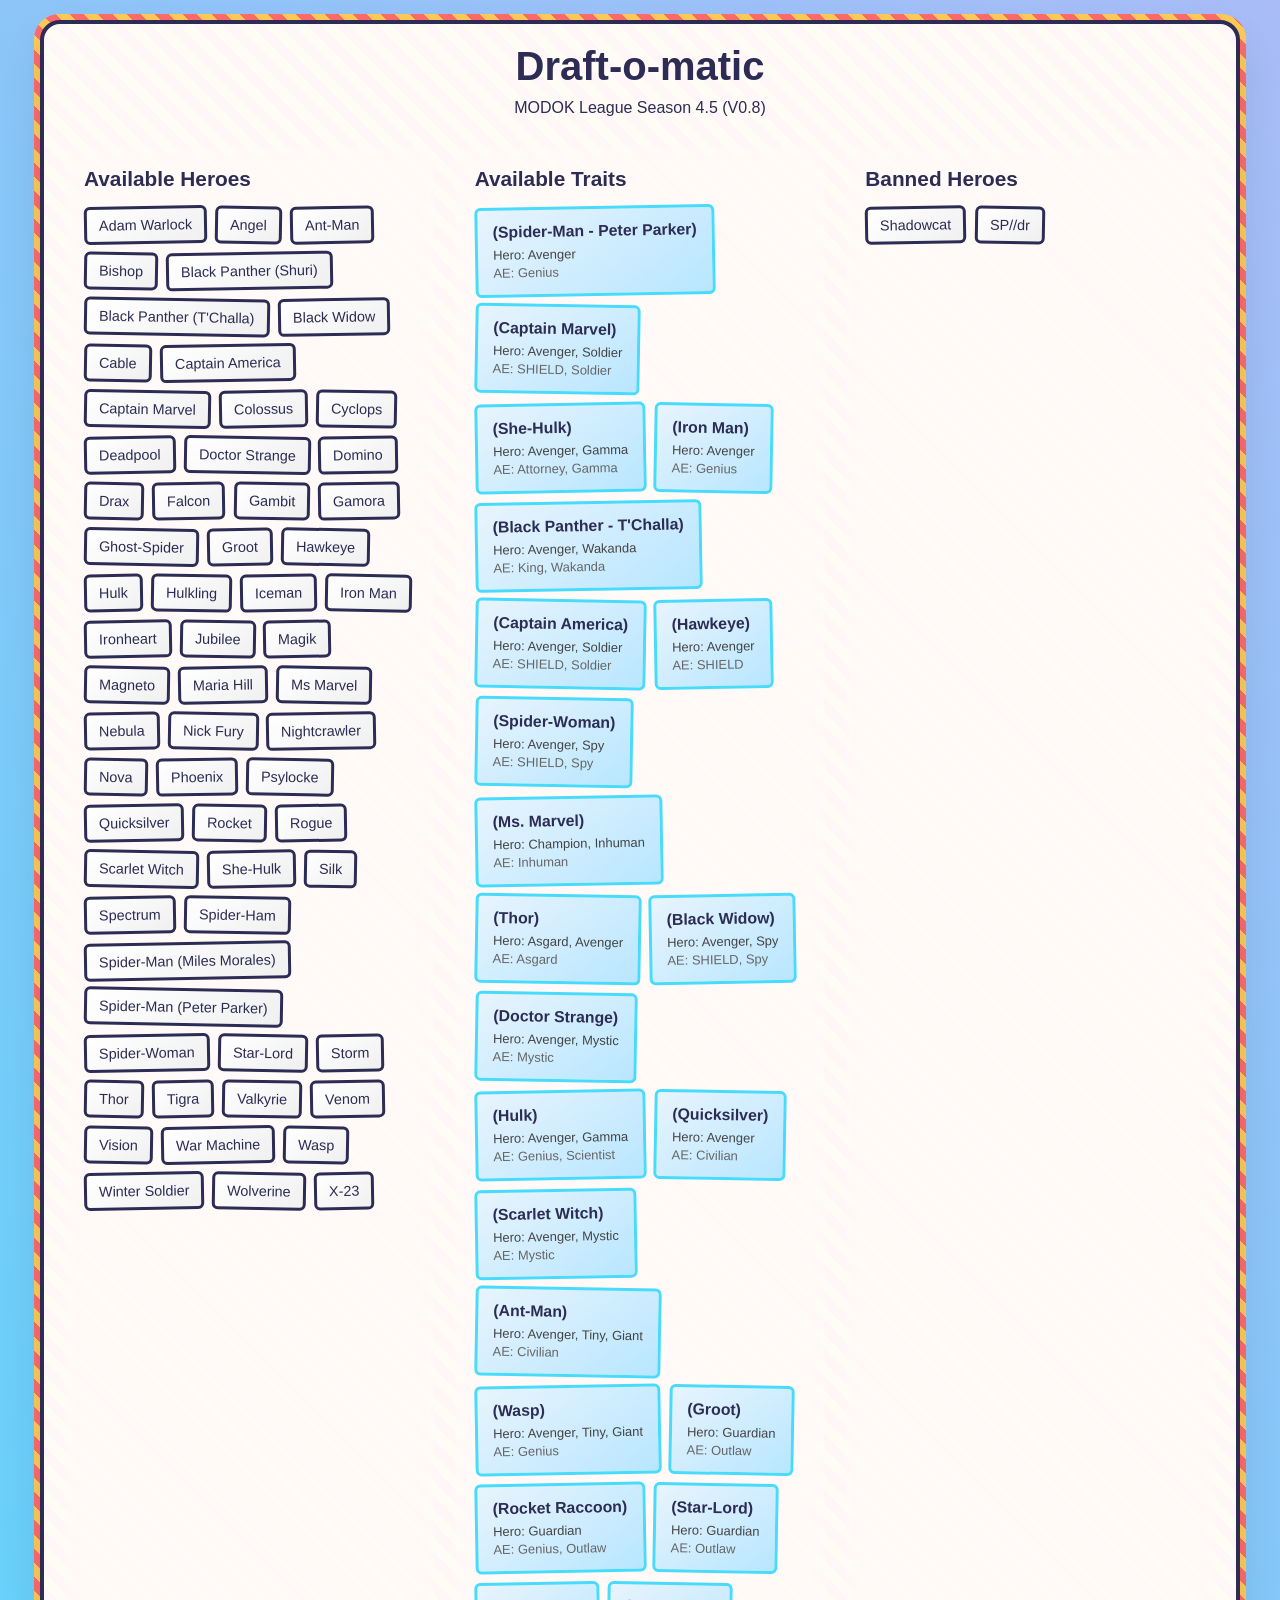
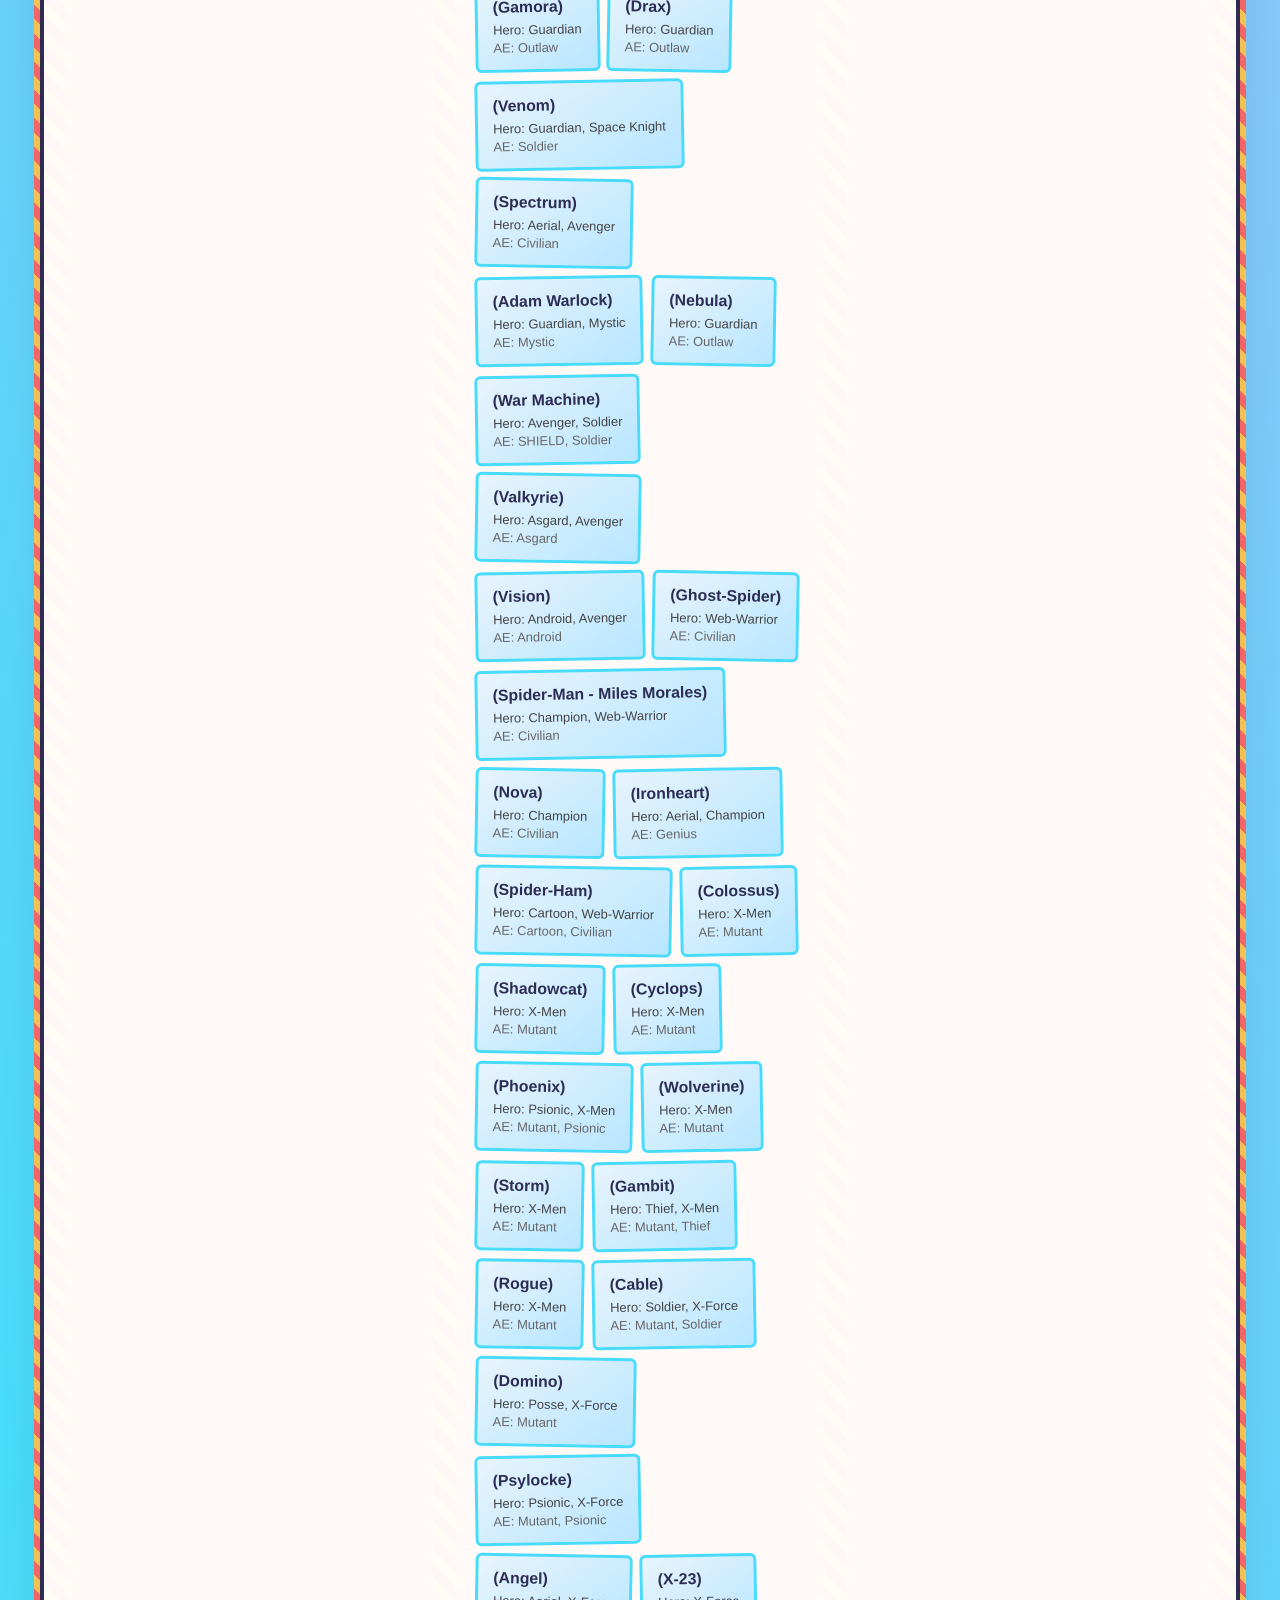
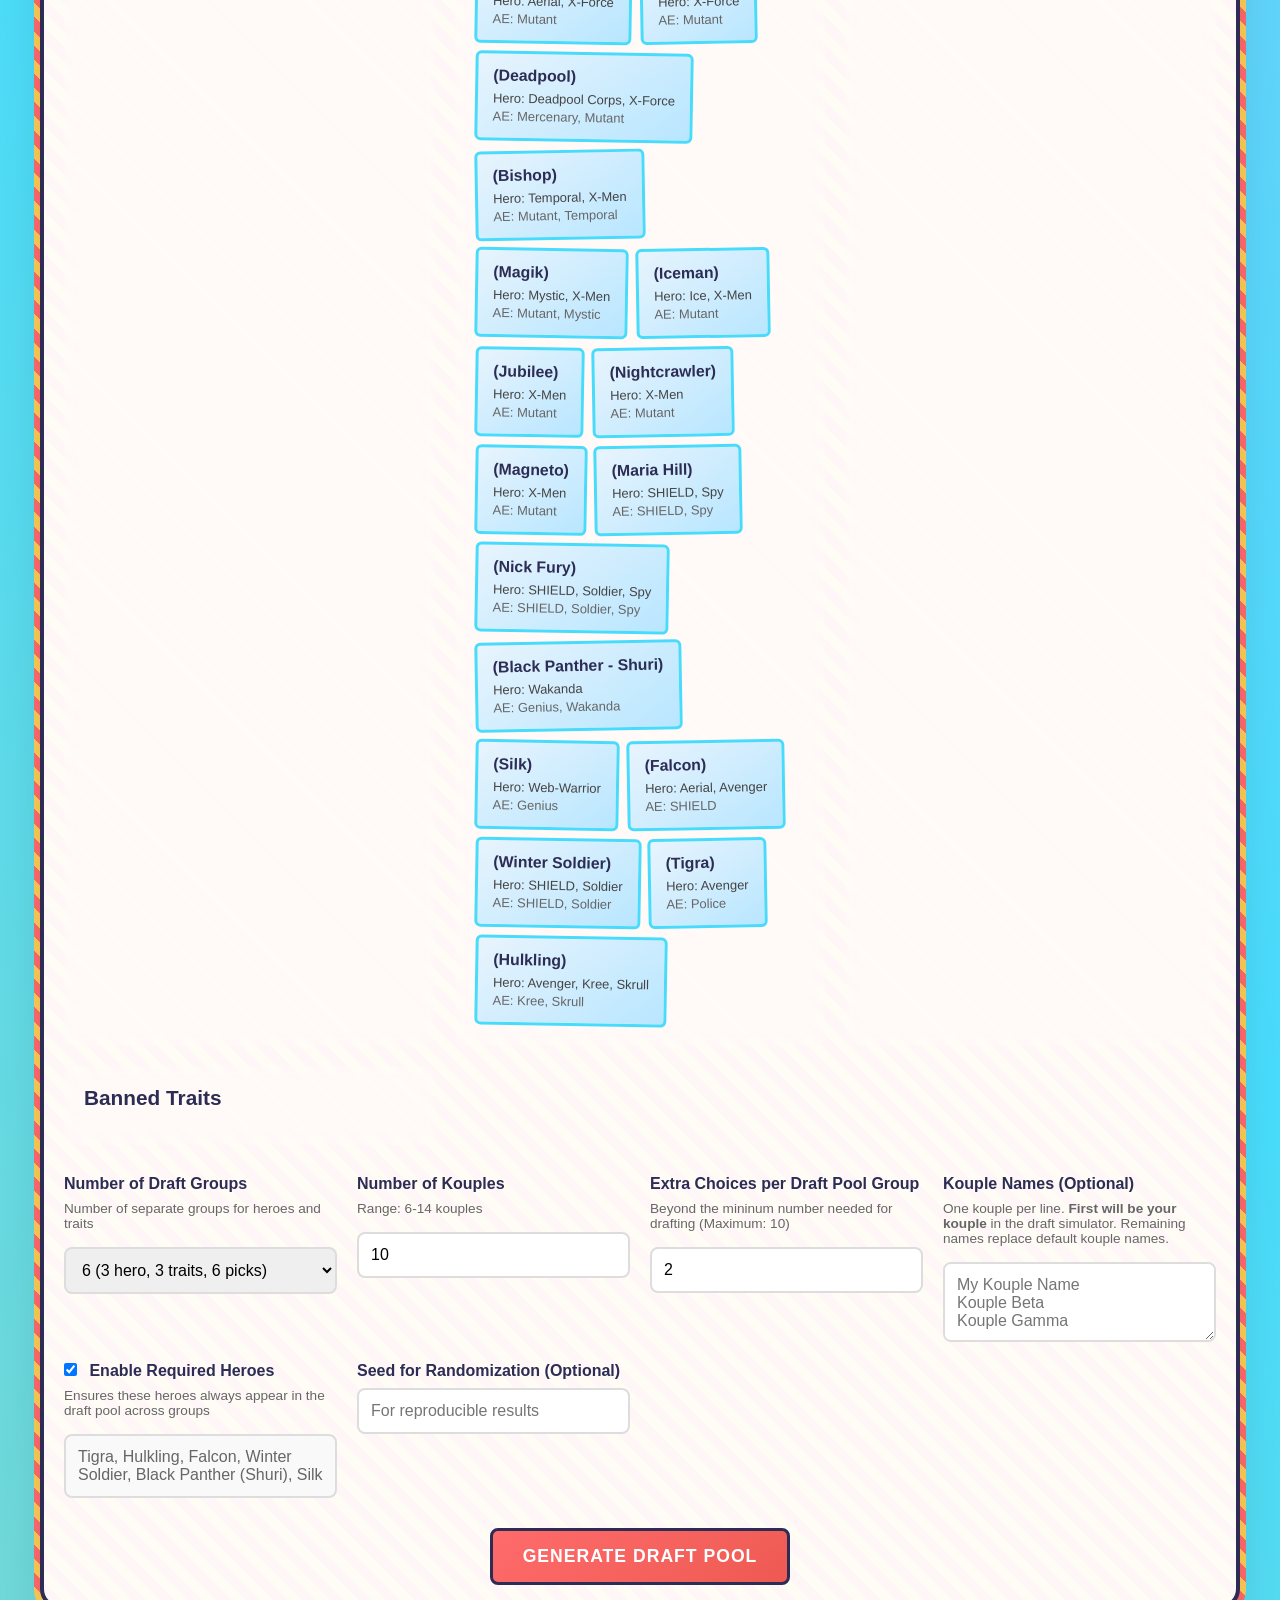
<file: s4.5/draft/index.html>
<!DOCTYPE html>
<html lang="en">
<head>
 <meta charset="UTF-8">
 <meta name="viewport" content="width=device-width, initial-scale=1.0">
 <title>MODOK League S4.5 Hero Pool Builder - Enhanced</title>
 <style>
   * {
     margin: 0;
     padding: 0;
     box-sizing: border-box;
   }

   body {
     background: linear-gradient(45deg, #ff6b6b, #feca57, #48dbfb, #ff9ff3);
     background-size: 400% 400%;
     animation: comicBg 15s ease infinite;
     color: #2c2c54;
     font-family: 'Comic Sans MS', 'Comic Sans', 'Chalkboard SE', 'Marker Felt', sans-serif;
     transition: all 0.3s ease;
     min-height: 100vh;
   }

   @keyframes comicBg {
     0% { background-position: 0% 50%; }
     50% { background-position: 100% 50%; }
     100% { background-position: 0% 50%; }
   }

   .container {
     max-width: 1200px;
     margin: 0 auto;
     padding: 20px;
     background: rgba(255, 255, 255, 0.95);
     border: 4px solid #2c2c54;
     border-radius: 20px;
     position: relative;
     box-shadow: 0 20px 40px rgba(0,0,0,0.1);
     margin-top: 20px;
     margin-bottom: 20px;
   }

   .container::before {
     content: '';
     position: absolute;
     top: -10px;
     left: -10px;
     right: -10px;
     bottom: -10px;
     background: repeating-linear-gradient(
       45deg,
       #ff6b6b,
       #ff6b6b 10px,
       #feca57 10px,
       #feca57 20px
     );
     border-radius: 25px;
     z-index: -1;
   }

   .header {
     text-align: center;
     margin-bottom: 30px;
   }

   .header h1 {
     font-size: 2.5rem;
     margin-bottom: 10px;
     font-weight: 700;
   }

   .controls {
     display: grid;
     grid-template-columns: repeat(auto-fit, minmax(250px, 1fr));
     gap: 20px;
     margin-bottom: 30px;
   }

   .control-group {
     display: flex;
     flex-direction: column;
     gap: 8px;
   }

   .control-group label {
     font-weight: 600;
     font-size: 1rem;
   }

   .control-group input, .control-group select, .control-group textarea {
     padding: 12px;
     border: 2px solid #ddd;
     border-radius: 8px;
     font-size: 1rem;
     transition: all 0.3s ease;
   }

   .control-group input:focus, .control-group select:focus, .control-group textarea:focus {
     outline: none;
     border-color: #4a90e2;
     box-shadow: 0 0 0 3px rgba(74, 144, 226, 0.1);
   }

   .btn {
     padding: 15px 30px;
     background: linear-gradient(145deg, #ff6b6b, #ee5a52);
     color: white;
     border: 3px solid #2c2c54;
     border-radius: 8px;
     font-size: 1.1rem;
     font-weight: bold;
     cursor: pointer;
     transition: all 0.3s ease;
     text-transform: uppercase;
     letter-spacing: 1px;
   }

   .btn:hover {
     background: linear-gradient(145deg, #ee5a52, #e54646);
     transform: translateY(-2px);
     box-shadow: 0 10px 20px rgba(0,0,0,0.2);
   }

   .hero-lists {
     display: grid;
     grid-template-columns: repeat(auto-fit, minmax(300px, 1fr));
     gap: 20px;
     margin-bottom: 30px;
   }

   .hero-section {
     padding: 20px;
     border-radius: 10px;
     background: rgba(255,255,255,0.1);
     backdrop-filter: blur(5px);
   }

   .hero-section h3 {
     margin-bottom: 15px;
     font-size: 1.3rem;
     font-weight: 600;
   }

   .hero-grid {
     display: flex;
     flex-wrap: wrap;
     gap: 8px;
   }

   .hero-card {
     padding: 8px 12px;
     background: linear-gradient(145deg, #fff, #f0f0f0);
     border: 3px solid #2c2c54;
     border-radius: 6px;
     font-size: 0.9rem;
     transition: all 0.3s ease;
     cursor: default;
     transform: rotate(-1deg);
   }

   .hero-card:nth-child(even) {
     transform: rotate(1deg);
   }

   .hero-card:hover {
     transform: rotate(0deg) scale(1.05);
     box-shadow: 0 10px 20px rgba(0,0,0,0.3);
   }

   .trait-card-multiline {
     padding: 12px 15px;
     min-height: 80px;
     text-align: left;
     line-height: 1.3;
     display: flex;
     flex-direction: column;
     justify-content: flex-start;
   }

   .trait-card-multiline:hover {
     transform: rotate(0deg) scale(1.03);
   }

   .trait-line {
     display: block;
     width: 100%;
   }

   .trait-character {
     font-weight: bold;
     font-size: 1.1em;
     margin-bottom: 4px;
     color: #2c2c54;
   }

   .trait-hero {
     font-size: 0.9em;
     margin-bottom: 2px;
     color: #444;
   }

   .trait-ae {
     font-size: 0.9em;
     color: #666;
   }

   .results {
     margin-top: 30px;
   }

   .result-section {
     margin-bottom: 25px;
     padding: 20px;
     border-radius: 10px;
     background: rgba(255,255,255,0.1);
     backdrop-filter: blur(5px);
   }

   .result-section h3 {
     margin-bottom: 15px;
     font-size: 1.3rem;
     font-weight: 600;
     color: #2c2c54;
   }

   .draft-order {
     display: grid;
     grid-template-columns: repeat(auto-fit, minmax(120px, 1fr));
     gap: 10px;
   }

   .kouple-card {
     padding: 12px;
     text-align: center;
     background: rgba(74, 144, 226, 0.1);
     border-radius: 8px;
     font-weight: 600;
     border: 2px solid rgba(74, 144, 226, 0.3);
   }

   .footer-note {
     margin-top: 30px;
     padding: 15px;
     background: rgba(0,0,0,0.1);
     border-radius: 8px;
     font-size: 0.9rem;
     text-align: center;
     display: none;
   }

   .footer-note a {
     color: #2c2c54;
     text-decoration: none;
     font-weight: 600;
   }

   .footer-note a:hover {
     text-decoration: underline;
   }

   @media (max-width: 768px) {
     .container {
       padding: 15px;
       margin: 10px;
     }
     
     .header h1 {
       font-size: 2rem;
     }
     
     .controls {
       grid-template-columns: 1fr;
     }
     
     .hero-lists {
       grid-template-columns: 1fr;
     }
   }
 </style>
</head>
<body>
 <div class="container">
   <div class="header">
     <h1>Draft-o-matic</h1>
     <p id="toolVersionDisplay">MODOK League Season 4.5</p>
   </div>

   <div class="hero-lists">
     <div class="hero-section">
       <h3>Available Heroes</h3>
       <div class="hero-grid" id="allHeroes"></div>
     </div>
     
     <div class="hero-section">
       <h3>Available Traits</h3>
       <div class="hero-grid" id="allTraits"></div>
     </div>
     
     <div class="hero-section">
       <h3>Banned Heroes</h3>
       <div class="hero-grid" id="bannedHeroes"></div>
     </div>
     
     <div class="hero-section">
       <h3>Banned Traits</h3>
       <div class="hero-grid" id="bannedTraits"></div>
     </div>
   </div>

   <div class="controls">
     <div class="control-group">
       <label for="draftPoolGroups">Number of Draft Groups</label>
       <small style="color: #666; font-size: 0.85em; margin-bottom: 8px; display: block;">Number of separate groups for heroes and traits</small>
       <select id="draftPoolGroups">
         <option value="6">6 (3 hero, 3 traits, 6 picks)</option>
         <option value="4">4 (2 hero, 2 traits, 4 picks)</option>
       </select>
     </div>
     
     <div class="control-group">
       <label for="teamsInput">Number of Kouples</label>
       <small style="color: #666; font-size: 0.85em; margin-bottom: 8px; display: block;">Range: 6-14 kouples</small>
       <input type="number" id="teamsInput" min="6" max="14" value="10">
     </div>
     
     <div class="control-group">
       <label for="extrasInput">Extra Choices per Draft Pool Group</label>
       <small id="extrasSubLabel" style="color: #666; font-size: 0.85em; margin-bottom: 8px; display: block;">Beyond the mininum number needed for drafting (Maximum: <span id="maxExtras">45</span>)</small>
       <input type="number" id="extrasInput" min="0" max="45" value="3">
     </div>
     
     
     <div class="control-group">
       <label for="teamListInput">Kouple Names (Optional)</label>
       <small style="color: #666; font-size: 0.85em; margin-bottom: 8px; display: block;">One kouple per line. <strong>First will be your kouple</strong> in the draft simulator. Remaining names replace default kouple names.</small>
       <textarea id="teamListInput" placeholder="My Kouple Name&#10;Kouple Beta&#10;Kouple Gamma&#10;..." style="padding: 12px; border: 2px solid #ddd; border-radius: 8px; font-size: 1rem; resize: vertical; min-height: 80px; font-family: inherit;"></textarea>
     </div>

     <div class="control-group">
       <label>
         <input type="checkbox" id="requireHeroesCheckbox" checked style="margin-right: 8px;">
         Enable Required Heroes
       </label>
       <small style="color: #666; font-size: 0.85em; margin-bottom: 8px; display: block;">Ensures these heroes always appear in the draft pool across groups</small>
       <textarea id="requiredHeroesDisplay" readonly style="padding: 12px; border: 2px solid #ddd; border-radius: 8px; font-size: 1rem; resize: none; min-height: 60px; font-family: inherit; background-color: #f9f9f9; color: #666;">Tigra, Hulkling, Falcon, Winter Soldier, Black Panther (Shuri), Silk</textarea>
     </div>

     <div class="control-group">
       <label for="seedInput">Seed for Randomization (Optional)</label>
       <input type="text" id="seedInput" placeholder="For reproducible results">
     </div>
   </div>

   <div style="text-align: center;">
     <button class="btn" id="goButton">Generate Draft Pool</button>
   </div>

   <div class="results" id="results" style="display: none;">
     <div class="result-section">
       <h3>Hero Pool</h3>
       <div class="hero-grid" id="resultPool"></div>
     </div>
     
     <div class="result-section">
       <h3>Traits Pool</h3>
       <div class="hero-grid" id="resultTraitsPool"></div>
     </div>
     
     <div class="result-section">
       <h3>Draft Bot Priority (Heroes)</h3>
       <div class="hero-grid" id="resultDraftBot"></div>
     </div>
     
     <div class="result-section">
       <h3>Draft Bot Priority (Traits)</h3>
       <div class="hero-grid" id="resultDraftBotTraits"></div>
     </div>
     
     <div class="result-section">
       <h3>Kouple Draft Order</h3>
       <div class="draft-order" id="resultDraftOrder"></div>
     </div>
     
     <div class="result-section">
       <h3>Excluded Heroes</h3>
       <div class="hero-grid" id="resultExcluded"></div>
     </div>
     
     <div class="result-section">
       <h3>Excluded Traits</h3>
       <div class="hero-grid" id="resultExcludedTraits"></div>
     </div>
     
     <div style="text-align: center; margin-top: 30px; padding: 20px;">
       <div style="background: rgba(138, 43, 226, 0.1); padding: 20px; border-radius: 10px; margin-bottom: 20px; border: 2px solid #8A2BE2;">
         <h4 style="margin-bottom: 15px; color: #8A2BE2;">Bot Strategy Settings</h4>
         
         <div style="margin-bottom: 20px;">
           <label for="botRandomnessSlider" style="display: block; margin-bottom: 8px; font-weight: 600; color: #2c2c54;">
             Bot Ignore Round Preferences: <span id="botRandomnessValue" style="color: #8A2BE2;">15%</span>
           </label>
           <input type="range" id="botRandomnessSlider" min="0" max="100" value="15" style="width: 300px; max-width: 100%;" oninput="updateBotSettings()">
           <div style="display: flex; justify-content: space-between; max-width: 300px; margin: 5px auto 0; font-size: 0.8em; color: #666;">
             <span>0% (Predictable)</span>
             <span>50% (Balanced)</span>
             <span>100% (Chaotic)</span>
           </div>
           <p id="roundPreferencesText" style="font-size: 0.85em; color: #666; margin: 8px 0 0; text-align: center;">Chance to ignore round preferences (Hero R1&3, Traits R2&4)</p>
         </div>
         
         <div style="margin-bottom: 15px;">
           <label for="botSurpriseSlider" style="display: block; margin-bottom: 8px; font-weight: 600; color: #2c2c54;">
             Bot Surprise Pick: <span id="botSurpriseValue" style="color: #ff6b6b;">10%</span>
           </label>
           <input type="range" id="botSurpriseSlider" min="0" max="100" value="10" style="width: 300px; max-width: 100%;" oninput="updateBotSettings()">
           <div style="display: flex; justify-content: space-between; max-width: 300px; margin: 5px auto 0; font-size: 0.8em; color: #666;">
             <span>0% (Tier List Only)</span>
             <span>50% (Mixed)</span>
             <span>100% (Pure Random)</span>
           </div>
           <p style="font-size: 0.85em; color: #666; margin: 8px 0 0; text-align: center;">Chance to ignore tier lists and pick completely randomly</p>
         </div>
         
         <p id="botStrategyDescription" style="color: #2c2c54; font-size: 0.9rem; margin: 0; text-align: center; font-style: italic; background: rgba(255,255,255,0.3); padding: 10px; border-radius: 6px;">
           Bots prefer Hero in R1&3, Traits in R2&4, with 15% chance to draft opposite type. 5% chance for surprise picks.
         </p>
       </div>
       
       <button class="btn" id="exportButton" onclick="exportDraftPool()" style="font-size: 1rem; padding: 12px 25px; margin-right: 15px;">
         📋 Export Draft Pool
       </button>
       <button class="btn" id="startDraftButton" onclick="startDraftSimulator()" style="font-size: 1rem; padding: 12px 25px;">
         🎯 Start Draft Simulator
       </button>
     </div>
   </div>

   <div class="draft-setup" id="draftSetup" style="display: none;">
     <div class="result-section">
       <h3>🎯 Draft Simulator - Setup</h3>
       <div style="padding: 20px;">
         <div style="background: rgba(255, 107, 107, 0.1); padding: 20px; border-radius: 10px; margin-bottom: 20px; border: 2px solid #ff6b6b;">
           <h4 style="margin-bottom: 10px; color: #ff6b6b;">Your Kouple</h4>
<p style="font-size: 1.2rem; font-weight: bold;" id="playerTeamDisplay"></p>
         </div>
         
         <div style="background: rgba(72, 219, 251, 0.1); padding: 20px; border-radius: 10px; margin-bottom: 20px; border: 2px solid #48dbfb;">
           <h4 style="margin-bottom: 15px; color: #48dbfb;">Draft Information</h4>
           <p style="margin-bottom: 10px;">Heroes available for draft: <strong id="heroCountDisplay"></strong></p>
           <p style="margin-bottom: 10px;">Traits available for draft: <strong id="traitsCountDisplay"></strong></p>
           <p>Kouples participating: <strong id="teamCountDisplay"></strong></p>
           <p id="draftDescription" style="margin-top: 10px; font-size: 0.9rem; color: #666;">Each team drafts 2 heroes and 2 traits over 4 rounds</p>
         </div>
         
         <div style="background: rgba(138, 43, 226, 0.1); padding: 20px; border-radius: 10px; margin-bottom: 20px; border: 2px solid #8A2BE2; text-align: center;">
           <h4 style="margin-bottom: 10px; color: #8A2BE2; font-size: 1.2rem;">Current Draft Status</h4>
           <p id="draftStatusMessage2" style="font-size: 1.1rem; font-weight: bold; color: #2c2c54;">🎯 Your Turn - Click a hero or aspect to draft!</p>
           <p id="draftConstraintMessage2" style="font-size: 0.9rem; color: #666; margin-top: 8px;"></p>
         </div>
         
         <div style="background: rgba(160, 160, 160, 0.1); padding: 20px; border-radius: 10px; margin-bottom: 20px; border: 2px solid #a0a0a0;">
           <h4 style="margin-bottom: 15px; color: #2c2c54;">All Kouples' Picks (Draft Order)</h4>
           <div id="allTeamsPicksDisplay">
             <p style="color: #666; font-style: italic;">Draft not started</p>
           </div>
         </div>
         
         <div style="background: rgba(254, 202, 87, 0.1); padding: 20px; border-radius: 10px; margin-bottom: 30px; border: 2px solid #feca57;">
           <h4 style="margin-bottom: 15px; color: #2c2c54;">Kouple Draft Order</h4>
           <div id="draftOrderDisplay" style="display: grid; grid-template-columns: repeat(auto-fit, minmax(150px, 1fr)); gap: 10px;"></div>
         </div>
         
         <div style="background: rgba(138, 43, 226, 0.1); padding: 20px; border-radius: 10px; margin-bottom: 20px; border: 2px solid #8A2BE2; text-align: center;">
           <h4 style="margin-bottom: 10px; color: #8A2BE2; font-size: 1.2rem;">Draft Status</h4>
           <p id="draftStatusMessage" style="font-size: 1.1rem; font-weight: bold; color: #2c2c54;">🎯 Your Turn - Click a hero or aspect to draft!</p>
           <p id="draftConstraintMessage" style="font-size: 0.9rem; color: #666; margin-top: 8px;"></p>
         </div>
         
         <div style="background: rgba(144, 238, 144, 0.1); padding: 20px; border-radius: 10px; margin-bottom: 20px; border: 2px solid #90EE90;">
           <h4 style="margin-bottom: 15px; color: #2c2c54;">Available Heroes for Draft</h4>
           <div id="availableHeroesDisplay" style="display: flex; flex-wrap: wrap; gap: 8px;"></div>
         </div>
         
         <div style="background: rgba(255, 193, 7, 0.1); padding: 20px; border-radius: 10px; margin-bottom: 20px; border: 2px solid #ffc107;">
           <h4 style="margin-bottom: 15px; color: #2c2c54;">Available Traits for Draft</h4>
           <div id="availableTraitsDisplay" style="display: flex; flex-wrap: wrap; gap: 8px;"></div>
         </div>
         
         <div style="background: rgba(138, 43, 226, 0.1); padding: 20px; border-radius: 10px; margin-bottom: 20px; border: 2px solid #8A2BE2;">
           <h4 style="margin-bottom: 15px; color: #2c2c54;">Bot Priority (Heroes)</h4>
           <div id="botPriorityDisplay" style="display: flex; flex-wrap: wrap; gap: 8px;"></div>
         </div>
         
         <div style="background: rgba(255, 20, 147, 0.1); padding: 20px; border-radius: 10px; margin-bottom: 20px; border: 2px solid #ff1493;">
           <h4 style="margin-bottom: 15px; color: #2c2c54;">Bot Priority (Traits)</h4>
           <div id="botTraitsPriorityDisplay" style="display: flex; flex-wrap: wrap; gap: 8px;"></div>
         </div>
         
         <div style="background: rgba(255, 193, 7, 0.1); padding: 15px; border-radius: 8px; margin-bottom: 30px; border: 1px solid #ffc107;">
           <p id="draftRulesText" style="color: #2c2c54; font-size: 0.9rem; margin: 0; text-align: center;">
             <strong>Draft Rules:</strong> 4 rounds total. Each team picks 2 heroes and 2 traits. You can choose heroes or traits freely within constraints.<br>
             <strong>Group Restrictions (4-group mode):</strong> Each team can only draft one hero from each hero group AND one traits from each traits group. Second picks must be from opposite groups.<br>
             <strong>Bot Strategy:</strong> Three-stage system - 1) Check round preferences, 2) Check for surprise picks (random), 3) Use strategic selection.<br>
             <strong>Round Preferences:</strong> Bots prefer Hero in R1&R3, Traits in R2&R4. "Bot Ignore Round Preferences" slider controls chance to draft opposite type.<br>
             <strong>Hero Priority:</strong> Bots use weighted selection from tier list (~38% top choice, ~26% 2nd choice, etc.). Surprise picks ignore tier lists.<br>
             <strong>Traits Priority:</strong> Random priority order set once per draft generation, then weighted selection from priority list.<br>
             <strong>Surprise Picks:</strong> Completely random selection that ignores both tier lists and Leadership priority. Controlled by separate slider.
           </p>
         </div>
       </div>
     </div>
   </div>

   <div class="footer-note" id="footerNote">
     Draft-bot order is based on <a href="https://www.youtube.com/watch?v=2bRm-ZxtNjM" target="_blank">Villain Theory's May 2025 tierlist</a>
   </div>
 </div>

 <script>
   /* ===== MODOK DRAFT TOOL - MAIN SCRIPT START ===== */
   // CRITICAL: All JavaScript code must remain within this script block
   
   // Dynamic pool aspect count with equal hero/aspect totals
   // Pool is 50% as likely to be added to draft pool as the other aspects
   var TOOL_VERSION = 'V0.8';
  var DEFAULT_DRAFT_GROUPS = '6';
   
   // Initialize version displays
   document.addEventListener('DOMContentLoaded', function() {
     document.getElementById('toolVersionDisplay').textContent = 'MODOK League Season 4.5 (' + TOOL_VERSION + ')';
   });
   
   // Error boundary wrapper for critical functions - Available globally
   function safeExecute(fn, context, args, functionName) {
     try {
       return fn.apply(context, args || []);
     } catch (error) {
       return null;
     }
   }
   
   // Runtime validation and error protection
   (function() {
     'use strict';
     
     // Validate HTML structure integrity
     function validateStructure() {
       try {
         var requiredElements = ['allHeroes', 'allTraits', 'bannedHeroes', 'bannedTraits', 'goButton', 'results'];
         var missing = [];
         
         for (var i = 0; i < requiredElements.length; i++) {
           if (!document.getElementById(requiredElements[i])) {
             missing.push(requiredElements[i]);
           }
         }
         
         if (missing.length > 0) {
           return false;
         }
         
         return true;
       } catch (error) {
         return false;
       }
     }
     
     // Validate script execution at end
     window.validateScriptExecution = function() {
       var checks = [
         { name: 'HTML Structure', test: validateStructure },
         { name: 'Global Variables', test: function() { return typeof marvelHeroes !== 'undefined'; } },
         { name: 'Main Functions', test: function() { return typeof updateBotSettings === 'function'; } }
       ];
       
       var passed = 0;
       var total = checks.length;
       
       for (var i = 0; i < checks.length; i++) {
         var check = checks[i];
         var result = check.test();
         if (result) passed++;
       }
       
       if (passed === total) {
         return true;
       } else {
         return false;
       }
     };
     
     // Auto-validate on DOM ready
     if (document.readyState === 'loading') {
       document.addEventListener('DOMContentLoaded', function() {
         setTimeout(window.validateScriptExecution, 100);
       });
     } else {
       setTimeout(window.validateScriptExecution, 100);
     }
     
   })();
   
   // Global variables
   var traitsPriorityList = [];
   var currentTurnIndex = 0;
   var currentRound = 1;
   var maxRounds = 4; // Will be updated based on draft mode
   var draftOrderTeams = [];
   var playerTeamName = '';
   var teamPicks = {};
   var isPlayerTurn = false;
   var draftedHeroes = [];
   var draftedTraits = [];
   var allHeroes = [];
   var allTraits = [];
   var botRandomnessPercentage = 15; // Default 15% randomness
   var botSurprisePercentage = 10; // Default 10% surprise picks
   var heroGroup1 = [];
   var heroGroup2 = [];
   var heroGroup3 = [];
   var traitsGroup1 = [];
   var traitsGroup2 = [];
   var traitsGroup3 = []; // Third traits group for 6-group mode

   // Update bot settings (both sliders)
   function updateBotSettings() {
     return safeExecute(function() {
       var randomnessSlider = document.getElementById('botRandomnessSlider');
       var surpriseSlider = document.getElementById('botSurpriseSlider');
       var randomnessValue = document.getElementById('botRandomnessValue');
       var surpriseValue = document.getElementById('botSurpriseValue');
       var description = document.getElementById('botStrategyDescription');
       
       botRandomnessPercentage = parseInt(randomnessSlider.value);
       botSurprisePercentage = parseInt(surpriseSlider.value);
       
       randomnessValue.textContent = botRandomnessPercentage + '%';
       surpriseValue.textContent = botSurprisePercentage + '%';
       
       // Generate combined strategy description
       var draftPoolGroups = document.getElementById('draftPoolGroups') ? document.getElementById('draftPoolGroups').value : DEFAULT_DRAFT_GROUPS;
       var roundText = '';
       
       if (draftPoolGroups === '6') {
         // Support for 6-group mode (H-A-H-A-H-A pattern)
         if (botRandomnessPercentage === 0) {
           roundText = 'Bots always follow strict pattern: Hero in R1&3&5, Traits in R2&4&6';
         } else if (botRandomnessPercentage <= 25) {
           roundText = 'Bots prefer Hero in R1&3&5, Traits in R2&4&6, with ' + botRandomnessPercentage + '% chance to draft opposite type';
         } else if (botRandomnessPercentage <= 75) {
           roundText = 'Bots have ' + botRandomnessPercentage + '% chance to ignore round preferences';
         } else {
           roundText = 'Bots draft randomly, ignoring round preferences (' + botRandomnessPercentage + '% randomness)';
         }
       } else {
         // Original logic for 4-group mode
         if (botRandomnessPercentage === 0) {
           roundText = 'Bots always follow strict pattern: Hero in R1&3, Traits in R2&4';
         } else if (botRandomnessPercentage <= 25) {
           roundText = 'Bots prefer Hero in R1&3, Traits in R2&4, with ' + botRandomnessPercentage + '% chance to draft opposite type';
         } else if (botRandomnessPercentage <= 75) {
           roundText = 'Bots have ' + botRandomnessPercentage + '% chance to ignore round preferences';
         } else {
           roundText = 'Bots mostly ignore round preferences (' + botRandomnessPercentage + '% chaos)';
         }
       }
       
       var surpriseText = '';
       if (botSurprisePercentage === 0) {
         surpriseText = 'Always use tier list priorities';
       } else if (botSurprisePercentage <= 10) {
         surpriseText = botSurprisePercentage + '% chance for shocking surprise picks';
       } else if (botSurprisePercentage <= 25) {
         surpriseText = botSurprisePercentage + '% chance to ignore tier lists completely';
       } else if (botSurprisePercentage <= 50) {
         surpriseText = botSurprisePercentage + '% chance for random picks (mixed strategy)';
       } else {
         surpriseText = botSurprisePercentage + '% chance for random picks (mostly chaos)';
       }
       
       description.textContent = roundText + '. ' + surpriseText + '.';
     }, null, [], 'updateBotSettings');
   }

   // Helper function to get hero group
   function getHeroGroup(heroName) {
     if (heroGroup1.includes(heroName)) {
       return 1;
     } else if (heroGroup2.includes(heroName)) {
       return 2;
     } else if (heroGroup3.includes(heroName)) {
       return 3;
     }
     return 0; // Not in any group
   }

   // Helper function to get aspect group
   function getAspectGroup(aspectName) {
     if (traitsGroup1.includes(aspectName)) {
       return 1;
     } else if (traitsGroup2.includes(aspectName)) {
       return 2;
     } else if (traitsGroup3.includes(aspectName)) {
       return 3; // Third aspect group for 6-group mode
     }
     return 0; // Not in any group
   }

   // Helper function to get aspect type summary
   function getAspectTypeSummary(aspectArray) {
     var typeCounts = {};
     aspectArray.forEach(function(aspect) {
       var aspectType = getAspectType(aspect);
       typeCounts[aspectType] = (typeCounts[aspectType] || 0) + 1;
     });
     
     var summaryParts = [];
     ['Aggression', 'Justice', 'Leadership', 'Protection', 'Pool'].forEach(function(type) {
       if (typeCounts[type]) {
         summaryParts.push(type + ': ' + typeCounts[type]);
       }
     });
     
     return summaryParts.join(', ');
   }

   // Helper function to get aspect type from numbered aspect
   function getAspectType(trait) {
     // Traits don't use numbered suffixes, return as-is
     return trait;
   }

   // Parse trait into 3 components for display
   function parseTraitForDisplay(trait) {
       try {
       // Extract character name with parentheses: (Character Name)
       var characterMatch = trait.match(/\([^)]+\)/);
       var characterName = characterMatch ? characterMatch[0] : '';
         
       // Extract hero traits: between "Hero: " and " - AE:"
       var heroMatch = trait.match(/Hero: (.*?) - AE:/);
       var heroTraits = heroMatch ? 'Hero: ' + heroMatch[1].trim() : '';
         
       // Extract alter-ego traits: after "AE: "
       var aeMatch = trait.match(/AE: (.+)$/);
       var aeTraits = aeMatch ? 'AE: ' + aeMatch[1].trim() : '';
         
       var result = {
         character: characterName,
         hero: heroTraits,
         alterEgo: aeTraits
       };
       return result;
     } catch (error) {
       return {
         character: trait,
         hero: '',
         alterEgo: ''
       };
     }
   }

   // Initialize aspect priority order
   function initializeTraitsPriorityOrder(useRandomSeed, rng) {
     // Initialize random priority order for all 54 traits
     traitsPriorityList = allTraits.slice(); // Copy all traits
     
     if (useRandomSeed && rng) {
       shuffleArray(traitsPriorityList, rng);
     } else {
       // Standard Fisher-Yates shuffle for random trait priority
       for (var i = traitsPriorityList.length - 1; i > 0; i--) {
         var j = Math.floor(Math.random() * (i + 1));
         var temp = traitsPriorityList[i];
         traitsPriorityList[i] = traitsPriorityList[j];
         traitsPriorityList[j] = temp;
       }
     }
     
   }

   // Helper function to get aspect type order for sorting
  function getAspectTypeOrder(aspectName) {
    var aspectTypes = ['Aggression', 'Justice', 'Leadership', 'Protection', 'Pool'];
    for (var i = 0; i < aspectTypes.length; i++) {
      if (aspectName.toLowerCase().includes(aspectTypes[i].toLowerCase())) {
        return i;
      }
    }
    return 999; // Non-aspect items go last
  }

  // Function to split hero pool into two groups for 4-group mode
   function splitHeroPoolIntoGroups(heroPool, rng) {
     var group1 = [];
     var group2 = [];

     // Handle required heroes distribution
     var requiredDistribution = distributeRequiredHeroes(heroPool, 2);
     if (requiredDistribution) {
       group1 = requiredDistribution.groups[0].slice();
       group2 = requiredDistribution.groups[1].slice();
     }

     // Remove required heroes from pool for random distribution
     var shuffledPool = heroPool.filter(function(hero) {
       return !requiredDistribution || !requiredDistribution.requiredHeroes.includes(hero);
     });
     shuffleArray(shuffledPool, rng);

     // Calculate remaining spots needed for each group
     var targetGroup1Size = Math.floor(heroPool.length / 2);
     var remainingForGroup1 = targetGroup1Size - group1.length;
     var remainingForGroup2 = heroPool.length - targetGroup1Size - group2.length;

     // Add remaining heroes to groups
     group1 = group1.concat(shuffledPool.slice(0, remainingForGroup1));
     group2 = group2.concat(shuffledPool.slice(remainingForGroup1, remainingForGroup1 + remainingForGroup2));

     // Sort both groups
     group1 = group1.sort(function(a, b) {
      // First, sort by aspect type order (Aggression, Justice, Leadership, Protection, Pool)
      var typeOrderA = getAspectTypeOrder(a);
      var typeOrderB = getAspectTypeOrder(b);

      if (typeOrderA !== typeOrderB) {
        return typeOrderA - typeOrderB; // Sort by aspect type first
      }

      // Traits don't use numbered suffixes, use alphabetical sorting within same type
      return a.localeCompare(b);
    });
     group2 = group2.sort(function(a, b) {
      // First, sort by aspect type order (Aggression, Justice, Leadership, Protection, Pool)
      var typeOrderA = getAspectTypeOrder(a);
      var typeOrderB = getAspectTypeOrder(b);
      
      if (typeOrderA !== typeOrderB) {
        return typeOrderA - typeOrderB; // Sort by aspect type first
      }
      
      // Traits don't use numbered suffixes, use alphabetical sorting within same type
      return a.localeCompare(b);
    });
     
     return { group1: group1, group2: group2 };
   }

   // Function to split aspect pool into two groups for 4-group mode
   function splitTraitsPoolIntoGroups(traitsPool, rng) {
     var shuffledPool = traitsPool.slice();
     shuffleArray(shuffledPool, rng);
     
     var midPoint = Math.floor(shuffledPool.length / 2);
     var group1 = shuffledPool.slice(0, midPoint).sort(function(a, b) {
      // First, sort by aspect type order (Aggression, Justice, Leadership, Protection, Pool)
      var typeOrderA = getAspectTypeOrder(a);
      var typeOrderB = getAspectTypeOrder(b);
      
      if (typeOrderA !== typeOrderB) {
        return typeOrderA - typeOrderB; // Sort by aspect type first
      }
      
      // Traits don't use numbered suffixes, use alphabetical sorting within same type
      return a.localeCompare(b);
    });
     var group2 = shuffledPool.slice(midPoint).sort(function(a, b) {
      // First, sort by aspect type order (Aggression, Justice, Leadership, Protection, Pool)
      var typeOrderA = getAspectTypeOrder(a);
      var typeOrderB = getAspectTypeOrder(b);
      
      if (typeOrderA !== typeOrderB) {
        return typeOrderA - typeOrderB; // Sort by aspect type first
      }
      
      // Traits don't use numbered suffixes, use alphabetical sorting within same type
      return a.localeCompare(b);
    });
     
     return { group1: group1, group2: group2 };
   }

   // Function to split aspect pool into three groups for 6-group mode
   function splitTraitsPoolIntoThreeGroups(traitsPool, rng) {
     var shuffledPool = traitsPool.slice();
     shuffleArray(shuffledPool, rng);
     
     var groupSize = Math.floor(shuffledPool.length / 3);
     var remainder = shuffledPool.length % 3;
     
     // Distribute extra items across first groups
     var group1Size = groupSize + (remainder > 0 ? 1 : 0);
     var group2Size = groupSize + (remainder > 1 ? 1 : 0);
     var group3Size = groupSize;
     
     var group1 = shuffledPool.slice(0, group1Size).sort(function(a, b) {
       // First, sort by aspect type order (Aggression, Justice, Leadership, Protection, Pool)
       var typeOrderA = getAspectTypeOrder(a);
       var typeOrderB = getAspectTypeOrder(b);
       
       if (typeOrderA !== typeOrderB) {
         return typeOrderA - typeOrderB; // Sort by aspect type first
       }
       
       // Traits don't use numbered suffixes, use alphabetical sorting within same type
       return a.localeCompare(b);
     });
     
     var group2 = shuffledPool.slice(group1Size, group1Size + group2Size).sort(function(a, b) {
       // First, sort by aspect type order (Aggression, Justice, Leadership, Protection, Pool)
       var typeOrderA = getAspectTypeOrder(a);
       var typeOrderB = getAspectTypeOrder(b);
       
       if (typeOrderA !== typeOrderB) {
         return typeOrderA - typeOrderB; // Sort by aspect type first
       }
       
       // Traits don't use numbered suffixes, use alphabetical sorting within same type
       return a.localeCompare(b);
     });
     
     var group3 = shuffledPool.slice(group1Size + group2Size).sort(function(a, b) {
       // First, sort by aspect type order (Aggression, Justice, Leadership, Protection, Pool)
       var typeOrderA = getAspectTypeOrder(a);
       var typeOrderB = getAspectTypeOrder(b);
       
       if (typeOrderA !== typeOrderB) {
         return typeOrderA - typeOrderB; // Sort by aspect type first
       }
       
       // Traits don't use numbered suffixes, use alphabetical sorting within same type
       return a.localeCompare(b);
     });
     
     return { group1: group1, group2: group2, group3: group3 };
   }

   // Function to split hero pool into three groups for 6-group mode
   function splitHeroPoolIntoThreeGroups(heroPool, rng) {
     var group1 = [];
     var group2 = [];
     var group3 = [];

     // Handle required heroes distribution
     var requiredDistribution = distributeRequiredHeroes(heroPool, 3);
     if (requiredDistribution) {
       group1 = requiredDistribution.groups[0].slice();
       group2 = requiredDistribution.groups[1].slice();
       group3 = requiredDistribution.groups[2].slice();
     }

     // Remove required heroes from pool for random distribution
     var shuffledPool = heroPool.filter(function(hero) {
       return !requiredDistribution || !requiredDistribution.requiredHeroes.includes(hero);
     });
     shuffleArray(shuffledPool, rng);

     var groupSize = Math.floor(shuffledPool.length / 3);
     var remainder = shuffledPool.length % 3;

     // Calculate how many more heroes each group needs
     var targetSizes = [
       Math.floor(heroPool.length / 3) + (remainder > 0 ? 1 : 0),
       Math.floor(heroPool.length / 3) + (remainder > 1 ? 1 : 0),
       Math.floor(heroPool.length / 3)
     ];

     var remaining1 = targetSizes[0] - group1.length;
     var remaining2 = targetSizes[1] - group2.length;
     var remaining3 = targetSizes[2] - group3.length;

     // Add remaining heroes to groups
     var currentIndex = 0;
     group1 = group1.concat(shuffledPool.slice(currentIndex, currentIndex + remaining1));
     currentIndex += remaining1;
     group2 = group2.concat(shuffledPool.slice(currentIndex, currentIndex + remaining2));
     currentIndex += remaining2;
     group3 = group3.concat(shuffledPool.slice(currentIndex, currentIndex + remaining3));

     // Sort all groups alphabetically
     group1 = group1.sort(function(a, b) {
       // Alphabetical sorting for heroes
       return a.localeCompare(b);
     });

     group2 = group2.sort(function(a, b) {
       // Alphabetical sorting for heroes
       return a.localeCompare(b);
     });

     group3 = group3.sort(function(a, b) {
       // Alphabetical sorting for heroes
       return a.localeCompare(b);
     });
     
     return { group1: group1, group2: group2, group3: group3 };
   }

   // Function to renumber aspects in descending order within each type
   // Function no longer needed - traits don't use numbered suffixes
   // function renumberAspectPriorityForDisplay(aspectList) { ... }

   // Function to assign aspect to Spider-Woman
   function assignSpiderWomanAspect(rng) {
     var aspects = ['Aggression', 'Justice', 'Leadership', 'Protection', 'Pool'];
     var weights = [2, 2, 2, 2, 1]; // Aggression=2, Justice=2, Leadership=2, Protection=2, Pool=1
     
     var totalWeight = weights.reduce(function(sum, weight) {
       return sum + weight;
     }, 0);
     var random = rng.next() * totalWeight;
     var cumulativeWeight = 0;
     
     for (var i = 0; i < aspects.length; i++) {
       cumulativeWeight += weights[i];
       if (random <= cumulativeWeight) {
         return aspects[i];
       }
     }
     
     return aspects[0]; // Fallback
   }

   // Banned heroes
   var bannedHeroes = ['Shadowcat', 'SP//dr'];

  // Banned traits
  var bannedTraits = [];

   // Available traits
   var traitList = [
     "(Spider-Man - Peter Parker) Hero: Avenger - AE: Genius",
     "(Captain Marvel) Hero: Avenger, Soldier - AE: SHIELD, Soldier",
     "(She-Hulk) Hero: Avenger, Gamma - AE: Attorney, Gamma",
     "(Iron Man) Hero: Avenger - AE: Genius",
     "(Black Panther - T'Challa) Hero: Avenger, Wakanda - AE: King, Wakanda",
     "(Captain America) Hero: Avenger, Soldier - AE: SHIELD, Soldier",
     "(Hawkeye) Hero: Avenger - AE: SHIELD",
     "(Spider-Woman) Hero: Avenger, Spy - AE: SHIELD, Spy",
     "(Ms. Marvel) Hero: Champion, Inhuman - AE: Inhuman",
     "(Thor) Hero: Asgard, Avenger - AE: Asgard",
     "(Black Widow) Hero: Avenger, Spy - AE: SHIELD, Spy",
     "(Doctor Strange) Hero: Avenger, Mystic - AE: Mystic",
     "(Hulk) Hero: Avenger, Gamma - AE: Genius, Scientist",
     "(Quicksilver) Hero: Avenger - AE: Civilian",
     "(Scarlet Witch) Hero: Avenger, Mystic - AE: Mystic",
     "(Ant-Man) Hero: Avenger, Tiny, Giant - AE: Civilian",
     "(Wasp) Hero: Avenger, Tiny, Giant - AE: Genius",
     "(Groot) Hero: Guardian - AE: Outlaw",
     "(Rocket Raccoon) Hero: Guardian - AE: Genius, Outlaw",
     "(Star-Lord) Hero: Guardian - AE: Outlaw",
     "(Gamora) Hero: Guardian - AE: Outlaw",
     "(Drax) Hero: Guardian - AE: Outlaw",
     "(Venom) Hero: Guardian, Space Knight - AE: Soldier",
     "(Spectrum) Hero: Aerial, Avenger - AE: Civilian",
     "(Adam Warlock) Hero: Guardian, Mystic - AE: Mystic",
     "(Nebula) Hero: Guardian - AE: Outlaw",
     "(War Machine) Hero: Avenger, Soldier - AE: SHIELD, Soldier",
     "(Valkyrie) Hero: Asgard, Avenger - AE: Asgard",
     "(Vision) Hero: Android, Avenger - AE: Android",
     "(Ghost-Spider) Hero: Web-Warrior - AE: Civilian",
     "(Spider-Man - Miles Morales) Hero: Champion, Web-Warrior - AE: Civilian",
     "(Nova) Hero: Champion - AE: Civilian",
     "(Ironheart) Hero: Aerial, Champion - AE: Genius",
     "(Spider-Ham) Hero: Cartoon, Web-Warrior - AE: Cartoon, Civilian",
     "(Colossus) Hero: X-Men - AE: Mutant",
     "(Shadowcat) Hero: X-Men - AE: Mutant",
     "(Cyclops) Hero: X-Men - AE: Mutant",
     "(Phoenix) Hero: Psionic, X-Men - AE: Mutant, Psionic",
     "(Wolverine) Hero: X-Men - AE: Mutant",
     "(Storm) Hero: X-Men - AE: Mutant",
     "(Gambit) Hero: Thief, X-Men - AE: Mutant, Thief",
     "(Rogue) Hero: X-Men - AE: Mutant",
     "(Cable) Hero: Soldier, X-Force - AE: Mutant, Soldier",
     "(Domino) Hero: Posse, X-Force - AE: Mutant",
     "(Psylocke) Hero: Psionic, X-Force - AE: Mutant, Psionic",
     "(Angel) Hero: Aerial, X-Force - AE: Mutant",
     "(X-23) Hero: X-Force - AE: Mutant",
     "(Deadpool) Hero: Deadpool Corps, X-Force - AE: Mercenary, Mutant",
     "(Bishop) Hero: Temporal, X-Men - AE: Mutant, Temporal",
     "(Magik) Hero: Mystic, X-Men - AE: Mutant, Mystic",
     "(Iceman) Hero: Ice, X-Men - AE: Mutant",
     "(Jubilee) Hero: X-Men - AE: Mutant",
     "(Nightcrawler) Hero: X-Men - AE: Mutant",
     "(Magneto) Hero: X-Men - AE: Mutant",
     "(Maria Hill) Hero: SHIELD, Spy - AE: SHIELD, Spy",
     "(Nick Fury) Hero: SHIELD, Soldier, Spy - AE: SHIELD, Soldier, Spy",
     "(Black Panther - Shuri) Hero: Wakanda - AE: Genius, Wakanda",
     "(Silk) Hero: Web-Warrior - AE: Genius",
     "(Falcon) Hero: Aerial, Avenger - AE: SHIELD",
     "(Winter Soldier) Hero: SHIELD, Soldier - AE: SHIELD, Soldier",
     "(Tigra) Hero: Avenger - AE: Police",
     "(Hulkling) Hero: Avenger, Kree, Skrull - AE: Kree, Skrull"
   ];

   // Bot draft order
   var draftOrder = [
     'Spider-Ham', 'Cable', 'Cyclops', 'Storm', 'Magik', 'Psylocke', 'Maria Hill',
     'Bishop', 'Spider-Man (Peter Parker)', 'Doctor Strange', 'Spider-Man (Miles Morales)',
     'Captain Marvel', 'Scarlet Witch', 'X-23', 'Deadpool',
     'Black Panther (Shuri)', 'Magneto', 'Ironheart', 'Vision', 'Captain America', 
     'Domino', 'Angel', 'Shadowcat', 'Nova',
     'Nick Fury', 'Iron Man', 'Silk', 'Spider-Woman', 'SP//dr',
     'Phoenix', 'Wolverine', 'Venom', 'Rogue', "Black Panther (T'Challa)",
     'Ant-Man', 'Star-Lord', 'Spectrum', 'Colossus', 'Jubilee', 
     'Gambit', 'Iceman', 'Rocket',
     'Falcon', 'Winter Soldier', 'Tigra', 'Hulkling',
     'Adam Warlock', 'Gamora', 'Ghost-Spider', 'Drax', 'Black Widow', 'Nightcrawler', 'Wasp',
     'Ms Marvel', 'Nebula', 'She-Hulk', 'Thor', 'War Machine', 'Quicksilver',
     'Hawkeye', 'Groot', 'Valkyrie', 'Hulk'
   ];

   // Check if hero is banned
   function isHeroBanned(heroName) {
     if (bannedHeroes.includes(heroName)) return true;
     var heroBaseName = heroName.split(' - ')[0];
     for (var i = 0; i < bannedHeroes.length; i++) {
       var bannedHero = bannedHeroes[i];
       var bannedBaseName = bannedHero.split(' - ')[0];
       if (heroBaseName === bannedBaseName) return true;
     }
     return false;
   }

   // Check if trait is banned
   function isTraitBanned(traitName) {
     if (bannedTraits.includes(traitName)) return true;
     // Extract character name from trait for comparison
     var characterMatch = traitName.match(/^\(([^)]+)\)/);
     if (characterMatch) {
       var characterName = characterMatch[1];
       for (var i = 0; i < bannedTraits.length; i++) {
         var bannedTrait = bannedTraits[i];
         var bannedCharacterMatch = bannedTrait.match(/^\(([^)]+)\)/);
         if (bannedCharacterMatch && characterName === bannedCharacterMatch[1]) return true;
       }
     }
     return false;
   }

   var filteredDraftOrder = draftOrder.filter(function(hero) {
     return !isHeroBanned(hero);
   });
   var marvelHeroes = filteredDraftOrder.slice().sort();

  // Required heroes that must always appear in draft pools
  var REQUIRED_HEROES = ['Tigra', 'Hulkling', 'Falcon', 'Winter Soldier', 'Black Panther (Shuri)', 'Silk'];

  // Helper function to distribute required heroes across groups
  function distributeRequiredHeroes(heroPool, numGroups) {
    var requireHeroesEnabled = document.getElementById('requireHeroesCheckbox').checked;
    if (!requireHeroesEnabled) {
      return null;
    }

    var requiredInPool = heroPool.filter(function(hero) {
      return REQUIRED_HEROES.includes(hero);
    });

    var groups = [];
    for (var i = 0; i < numGroups; i++) {
      groups.push([]);
    }

    // Distribute required heroes evenly across groups
    for (var i = 0; i < requiredInPool.length; i++) {
      groups[i % numGroups].push(requiredInPool[i]);
    }

    return {
      groups: groups,
      requiredHeroes: requiredInPool
    };
  }

   // Team name pools
   var teamNamePools = {
     0: ['Aaron Davis', 'Abigail Brand', 'Adrian Toomes', 'Amora', 'Arnim Zola'],
     1: ['Betty Ross', 'Bullseye', 'Bruno Carrelli', 'Baron Mordo', 'Beetle', 'Black Tom Cassidy', 'Black Swan', 'Boomerang', 'Betty Brant'],
     2: ['Calvin Zabo', 'Cassandra Nova', 'Curt Connors', 'Clea', 'Carl "Crusher" Creel', 'Cassie Lang', 'Colleen Wing'],
     3: ['Doctor Doom', 'Donald Pierce', 'Dormammu', 'Daken', 'Danny Rand', 'Donald Blake'],
     4: ['Edwin Jarvis', 'Elektra', 'Emil Blonsky', 'Everett Ross', 'Ebony Maw', 'Eddie Brock', 'Exodus', 'Ego the Living Planet'],
     5: ['Felicia Hardy', 'Fin Fang Foom', 'Frank Castle', 'Franklin Richards', 'Frigga', 'Foggy Nelson'],
     6: ['Gwen Stacy', 'George Stacy', 'Gorgon', 'Giganto', 'Gilgamesh', 'Grandmaster', 'Gorr'],
     7: ['Harry Osborn', 'Howard Stark', 'Hope Pym', 'Hobgoblin', 'Helmut Zemo', 'Happy Hogan', 'Howard the Duck', 'Husk', 'High Evolutionary'],
     8: ['Illyana Rasputin', 'Imperial Guard', 'Iron Fist'],
     9: ['J Jonah Jameson', 'Janet Van Dyne', 'Jessica Jones', 'Jacosta', 'Jamie Madrox', 'Jimmy Woo', 'Johnny Blaze', 'Jessica Drew'],
     10: ['Karnak', 'Kurt Wagner', 'Kitty Pryde', 'Kaluu', 'Kamala Khan', 'Kang the Conqueror', 'Kid Omega', 'Killmonger', 'Kingpin', 'Klaw'],
     11: ['Laufey', 'Leo Fitz', 'Lucia von Bardas', 'Luke Cage', 'Loki', 'Lizard', 'Lorna Dane', 'Logan']
   };

   // Random number generator
   function Random(seed) {
     if (typeof seed === 'undefined') {
       seed = Math.random();
     }
     if (typeof seed === 'string') {
       this.seed = this.stringToHash(seed);
     } else {
       this.seed = this.hash(seed.toString());
     }
   }

   Random.prototype.stringToHash = function(str) {
     if (str === '') return 0;
     var hash = 0;
     for (var i = 0; i < str.length; i++) {
       var char = str.charCodeAt(i);
       hash = ((hash << 5) - hash) + char;
       hash = hash & hash;
     }
     return Math.abs(hash);
   };

   Random.prototype.hash = function(str) {
     var hash = 0;
     for (var i = 0; i < str.length; i++) {
       var char = str.charCodeAt(i);
       hash = ((hash << 5) - hash) + char;
       hash = hash & hash;
     }
     return Math.abs(hash);
   };

   Random.prototype.next = function() {
     this.seed = (1664525 * this.seed + 1013904223) >>> 0;
     return this.seed / 0xFFFFFFFF;
   };

   function shuffleArray(array, rng) {
     for (var i = array.length - 1; i > 0; i--) {
       var j = Math.floor(rng.next() * (i + 1));
       var temp = array[i];
       array[i] = array[j];
       array[j] = temp;
     }
   }

   // Initialize display
   try {
     // Check if elements exist and populate them
     var allHeroesElement = document.getElementById('allHeroes');
     var allTraitsElement = document.getElementById('allTraits');
     var bannedHeroesElement = document.getElementById('bannedHeroes');
    var bannedTraitsElement = document.getElementById('bannedTraits');
     
     if (allHeroesElement && marvelHeroes && marvelHeroes.length > 0) {
       allHeroesElement.innerHTML = marvelHeroes.map(function(hero) {
         return '<div class="hero-card">' + hero + '</div>';
       }).join('');
     }
     
     // Initialize allTraits with the complete trait list for display
     allTraits = traitList.slice();
     
     if (allTraitsElement && allTraits && allTraits.length > 0) {
       allTraitsElement.innerHTML = allTraits.map(function(trait) {
         var traitStyle = 'background: linear-gradient(145deg, #e8f4fd, #b8e6ff); border-color: #48dbfb; color: #0984e3;';
         // Parse trait into 3 components for multi-line display
         var traitParts = parseTraitForDisplay(trait);
         var multiLineContent = 
           '<div class="trait-line trait-character">' + traitParts.character + '</div>' +
           '<div class="trait-line trait-hero">' + traitParts.hero + '</div>' +
           '<div class="trait-line trait-ae">' + traitParts.alterEgo + '</div>';
         return '<div class="hero-card trait-card-multiline" style="' + traitStyle + '">' + multiLineContent + '</div>';
       }).join('');
     }
     
     if (bannedHeroesElement && bannedHeroes && bannedHeroes.length > 0) {
       bannedHeroesElement.innerHTML = bannedHeroes.map(function(hero) {
         return '<div class="hero-card">' + hero + '</div>';
       }).join('');
     }
   } catch (error) {
     // Silent error handling - preserve initialization flow
   }

   // Update max extras and default value based on draft pool groups
   function updateMaxExtras() {
     return safeExecute(function() {
       var numberOfTeams = parseInt(document.getElementById('teamsInput').value) || 10;
       var draftPoolGroups = document.getElementById('draftPoolGroups').value;
       var extrasInput = document.getElementById('extrasInput');
       
       var maxExtras, defaultExtras;
       if (draftPoolGroups === '4') {
         // For 4-group mode: total heroes needed = 2 * (teams + extras per group)
         maxExtras = Math.floor((marvelHeroes.length / 2) - numberOfTeams);
         defaultExtras = 3;
       } else if (draftPoolGroups === '6') {
         // For 6-group mode: total heroes needed = 3 * (teams + extras per group)
         maxExtras = Math.floor((marvelHeroes.length / 3) - numberOfTeams);
         defaultExtras = 2;
       }
       
       document.getElementById('maxExtras').textContent = maxExtras;
       
       // Update default value if current value is the old default or if switching modes
       var currentValue = parseInt(extrasInput.value) || 0;
       
       if (currentValue === 6 || currentValue === 3 || currentValue === 0) {
         extrasInput.value = defaultExtras;
       }
       
       // Ensure current value doesn't exceed new maximum
       if (currentValue > maxExtras) {
         extrasInput.value = maxExtras;
       }
       
       extrasInput.setAttribute('max', maxExtras);
      
      // Update round preferences text based on draft mode
      var roundPreferencesText = document.getElementById('roundPreferencesText');
      if (roundPreferencesText) {
        if (draftPoolGroups === '6') {
          roundPreferencesText.textContent = 'Chance to ignore round preferences (Hero R1&3&5, Traits R2&4&6)';
        } else {
          roundPreferencesText.textContent = 'Chance to ignore round preferences (Hero R1&3, Traits R2&4)';
        }
      }
       
       // Update UI text based on draft mode
       // Add 6-group mode support
       if (draftPoolGroups === '6') {
         document.getElementById('draftDescription').textContent = 'Each kouple drafts 3 heroes and 3 traits over 6 rounds';
         document.getElementById('draftRulesText').innerHTML = 
           '<strong>Draft Rules:</strong> 6 rounds total. Each kouple picks 3 heroes and 3 traits. You can choose heroes or traits freely within constraints.<br>' +
           '<strong>Group Restrictions (6-group mode):</strong> Each kouple can only draft one hero from each hero group (3 groups) AND one traits from each traits group (3 groups).<br>' +
           '<strong>Bot Strategy:</strong> Three-stage system - 1) Check round preferences, 2) Check for surprise picks (random), 3) Use strategic selection.<br>' +
           '<strong>Round Preferences:</strong> Bots prefer Hero in R1&R3&R5, Traits in R2&R4&R6. "Bot Ignore Round Preferences" slider controls chance to draft opposite type.<br>';
       } else if (draftPoolGroups === '4') {
         document.getElementById('draftDescription').textContent = 'Each kouple drafts 2 heroes and 2 traits over 4 rounds';
         document.getElementById('draftRulesText').innerHTML = 
           '<strong>Draft Rules:</strong> 4 rounds total. Each kouple picks 2 heroes and 2 traits. You can choose heroes or traits freely within constraints.<br>' +
           '<strong>Group Restrictions (4-group mode):</strong> Each kouple can only draft one hero from each hero group AND one traits from each traits group. Second picks must be from opposite groups.<br>' +
           '<strong>Bot Strategy:</strong> Three-stage system - 1) Check round preferences, 2) Check for surprise picks (random), 3) Use strategic selection.<br>' +
           '<strong>Round Preferences:</strong> Bots prefer Hero in R1&R3, Traits in R2&R4. "Bot Ignore Round Preferences" slider controls chance to draft opposite type.<br>';
       }
       
       var currentValue = parseInt(extrasInput.value) || 6;
       if (currentValue > maxExtras) {
         extrasInput.value = maxExtras;
       }
       
       // Update bot strategy text to reflect new draft mode
       updateBotSettings();
     }, null, [], 'updateMaxExtras');
   }
   
   updateMaxExtras();
   document.getElementById('teamsInput').addEventListener('input', updateMaxExtras);
   document.getElementById('draftPoolGroups').addEventListener('change', updateMaxExtras);

   // Generate pool button event listener
   document.getElementById('goButton').addEventListener('click', function() {
   try {
     var seedInput = document.getElementById('seedInput').value;
     var rng = new Random(seedInput || Math.random());
     
     var numberOfTeams = parseInt(document.getElementById('teamsInput').value);
     var numberOfExtras = parseInt(document.getElementById('extrasInput').value) || 6;
     var draftPoolGroups = document.getElementById('draftPoolGroups').value;
     
     var numberOfHeroes;
     if (draftPoolGroups === '4') {
       // For 4-group mode: each group has (teams + extras), total = 2 * (teams + extras)
       numberOfHeroes = 2 * (numberOfTeams + numberOfExtras);
     } else if (draftPoolGroups === '6') {
       // For 6-group mode: each group has (teams + extras), total = 3 * (teams + extras)
       numberOfHeroes = 3 * (numberOfTeams + numberOfExtras);
     } else {
       // Fallback to 4-group mode behavior
       numberOfHeroes = 2 * (numberOfTeams + numberOfExtras);
     }

     if (numberOfHeroes > marvelHeroes.length) {
       alert('Pool size too large! Maximum extras possible: ' + (marvelHeroes.length - (2 * numberOfTeams)));
       return;
     }

     // Generate hero pool
     var heroesPool = marvelHeroes.slice();
     // Check if required heroes option is enabled
    var requireHeroesEnabled = document.getElementById('requireHeroesCheckbox').checked;

    if (!requireHeroesEnabled) {
      shuffleArray(heroesPool, rng);
    }

     var selectedHeroes = [];
     var excludedHeroes = [];

     if (requireHeroesEnabled) {
       // Ensure required heroes are included
       var availableRequiredHeroes = REQUIRED_HEROES.filter(function(hero) {
         return heroesPool.includes(hero);
       });

       if (availableRequiredHeroes.length > numberOfHeroes) {
         alert('Pool size too small for all required heroes! Please increase pool size or disable required heroes.');
         return;
       }

       // Add required heroes first
       selectedHeroes = availableRequiredHeroes.slice();

       // Remove required heroes from the pool for random selection
       var remainingPool = heroesPool.filter(function(hero) {
         return !availableRequiredHeroes.includes(hero);
       });

       // Shuffle remaining pool and add heroes to reach target count
       shuffleArray(remainingPool, rng);
       var remainingNeeded = numberOfHeroes - selectedHeroes.length;
       selectedHeroes = selectedHeroes.concat(remainingPool.slice(0, remainingNeeded));
       excludedHeroes = remainingPool.slice(remainingNeeded).sort();
     } else {
       // Original logic for when required heroes is disabled
       selectedHeroes = heroesPool.slice(0, numberOfHeroes);
       excludedHeroes = heroesPool.slice(numberOfHeroes).sort();
     }
     
     // Handle Spider-Woman aspect assignment
     var spiderWomanIndex = selectedHeroes.findIndex(function(hero) {
       return hero === 'Spider-Woman';
     });
     if (spiderWomanIndex !== -1) {
       var assignedAspect = assignSpiderWomanAspect(rng);
       selectedHeroes[spiderWomanIndex] = 'Spider-Woman - ' + assignedAspect;
     }
     
     selectedHeroes.sort();
     
     // Check for 4-group mode and split heroes
      if (draftPoolGroups === '4') {
       var heroGroups = splitHeroPoolIntoGroups(selectedHeroes, rng);
       heroGroup1 = heroGroups.group1;
       heroGroup2 = heroGroups.group2;
       heroGroup3 = [];
     } else if (draftPoolGroups === '6') {
       var heroGroups = splitHeroPoolIntoThreeGroups(selectedHeroes, rng);
       heroGroup1 = heroGroups.group1;
       heroGroup2 = heroGroups.group2;
       heroGroup3 = heroGroups.group3;
     } else {
       // Fallback to 4-group mode behavior
       var heroGroups = splitHeroPoolIntoGroups(selectedHeroes, rng);
       heroGroup1 = heroGroups.group1;
       heroGroup2 = heroGroups.group2;
       heroGroup3 = [];
     }

    // Generate traits pool
    // Generate traits pool using random selection from traitList
    var traitsPool = [];
    var filteredTraits = traitList.filter(function(trait) { return !isTraitBanned(trait); });
    var shuffledTraits = filteredTraits.slice(); // Copy the filtered trait list
    shuffleArray(shuffledTraits, rng);
    
    // Generate all traits using random selection from shuffled list
    for (var i = 0; i < numberOfHeroes; i++) {
      var selectedTrait = shuffledTraits[i % shuffledTraits.length];
      traitsPool.push(selectedTrait);
    }
    
    // Use traits directly without numbering since each trait is unique
    allTraits = traitsPool.slice();
     
     // Check for 4-group mode and split aspects
      // Add 6-group mode support for 3 aspect groups
     if (draftPoolGroups === '6') {
       var traitsGroups = splitTraitsPoolIntoThreeGroups(traitsPool, rng);
       traitsGroup1 = traitsGroups.group1;
       traitsGroup2 = traitsGroups.group2;
       traitsGroup3 = traitsGroups.group3;
       window.traitsGroup1 = traitsGroup1;
       window.traitsGroup2 = traitsGroup2;
       window.traitsGroup3 = traitsGroup3;
     } else if (draftPoolGroups === '4') {
       var traitsGroups = splitTraitsPoolIntoGroups(traitsPool, rng);
       traitsGroup1 = traitsGroups.group1;
       traitsGroup2 = traitsGroups.group2;
       traitsGroup3 = [];
       window.traitsGroup1 = traitsGroup1;
       window.traitsGroup2 = traitsGroup2;
       window.traitsGroup3 = traitsGroup3;
     } else {
       // Fallback to 4-group mode behavior
       var traitsGroups = splitTraitsPoolIntoGroups(traitsPool, rng);
       traitsGroup1 = traitsGroups.group1;
       traitsGroup2 = traitsGroups.group2;
       traitsGroup3 = [];
       window.traitsGroup1 = traitsGroup1;
       window.traitsGroup2 = traitsGroup2;
       window.traitsGroup3 = traitsGroup3;
     }
    
    // Calculate excluded traits after traits pool generation
    var excludedTraits = filteredTraits.filter(function(trait) {
      return !traitsPool.includes(trait);
    }).sort();
     
     // Disabled aspect priority order initialization for traits system
    initializeTraitsPriorityOrder(true, rng);

     // Update draft bot order to use the aspect-assigned Spider-Woman name
     var draftBot = filteredDraftOrder.slice();
     var spiderWomanBotIndex = draftBot.findIndex(function(hero) {
       return hero === 'Spider-Woman';
     });
     // Find Spider-Woman variant in selectedHeroes after sorting
    var spiderWomanVariantInSelected = selectedHeroes.find(function(hero) {
      return hero.startsWith('Spider-Woman - ');
    });
    
    if (spiderWomanBotIndex !== -1 && spiderWomanVariantInSelected) {
       draftBot[spiderWomanBotIndex] = spiderWomanVariantInSelected;
     }
     
    draftBot = draftBot.filter(function(hero) {
       return selectedHeroes.includes(hero);
     });

     
    // Update filteredDraftOrder to use the corrected draftBot array
    filteredDraftOrder = draftBot.slice();

    // Get custom teams
     var customTeamList = document.getElementById('teamListInput').value.trim();
     var customTeams = customTeamList ? customTeamList.split('\n').map(function(name) {
       return name.trim();
     }).filter(function(name) {
       return name.length > 0;
     }) : [];
     
     var userTeamName = customTeams.length > 0 ? customTeams[0] : '';
     var numberOfActualTeams = userTeamName ? numberOfTeams - 1 : numberOfTeams;
     
     var teams = Array.from({ length: numberOfActualTeams }, function(_, i) {
       var customIndex = i + 1;
       if (customIndex < customTeams.length) {
         return customTeams[customIndex];
       }
       
       if (teamNamePools[i]) {
         var namePool = teamNamePools[i].slice();
         var randomIndex = Math.floor(rng.next() * namePool.length);
         return namePool[randomIndex];
       } else {
         return 'Kouple ' + String.fromCharCode(65 + i);
       }
     });
     
     if (userTeamName) {
       teams.push(userTeamName);
     }
     
     shuffleArray(teams, rng);

     // Display results based on group mode
     if (draftPoolGroups === '6') {
       // Display three hero groups for 6-group mode
       document.getElementById('resultPool').innerHTML = 
         '<div class="result-section" style="margin-bottom: 25px; padding: 20px; border-radius: 10px; background: rgba(255,255,255,0.1); backdrop-filter: blur(5px);">' +
           '<h3 style="margin-bottom: 15px; font-size: 1.3rem; font-weight: 600; color: #2c2c54;">Hero Group 1</h3>' +
           '<div class="hero-grid" style="display: flex; flex-wrap: wrap; gap: 8px;">' +
             heroGroup1.map(function(hero) {
               return '<div class="hero-card">' + hero + '</div>';
             }).join('') +
           '</div>' +
         '</div>' +
         '<div class="result-section" style="margin-bottom: 25px; padding: 20px; border-radius: 10px; background: rgba(255,255,255,0.1); backdrop-filter: blur(5px);">' +
           '<h3 style="margin-bottom: 15px; font-size: 1.3rem; font-weight: 600; color: #2c2c54;">Hero Group 2</h3>' +
           '<div class="hero-grid" style="display: flex; flex-wrap: wrap; gap: 8px;">' +
             heroGroup2.map(function(hero) {
               return '<div class="hero-card">' + hero + '</div>';
             }).join('') +
           '</div>' +
         '</div>' +
         '<div class="result-section" style="padding: 20px; border-radius: 10px; background: rgba(255,255,255,0.1); backdrop-filter: blur(5px);">' +
           '<h3 style="margin-bottom: 15px; font-size: 1.3rem; font-weight: 600; color: #2c2c54;">Hero Group 3</h3>' +
           '<div class="hero-grid" style="display: flex; flex-wrap: wrap; gap: 8px;">' +
             heroGroup3.map(function(hero) {
               return '<div class="hero-card">' + hero + '</div>';
             }).join('') +
           '</div>' +
         '</div>';
     } else if (draftPoolGroups === '4') {
       // Display separate hero groups with proper section formatting
       document.getElementById('resultPool').innerHTML = 
         '<div class="result-section" style="margin-bottom: 25px; padding: 20px; border-radius: 10px; background: rgba(255,255,255,0.1); backdrop-filter: blur(5px);">' +
           '<h3 style="margin-bottom: 15px; font-size: 1.3rem; font-weight: 600; color: #2c2c54;">Hero Group 1</h3>' +
           '<div class="hero-grid" style="display: flex; flex-wrap: wrap; gap: 8px;">' +
             heroGroup1.map(function(hero) {
               return '<div class="hero-card">' + hero + '</div>';
             }).join('') +
           '</div>' +
         '</div>' +
         '<div class="result-section" style="padding: 20px; border-radius: 10px; background: rgba(255,255,255,0.1); backdrop-filter: blur(5px);">' +
           '<h3 style="margin-bottom: 15px; font-size: 1.3rem; font-weight: 600; color: #2c2c54;">Hero Group 2</h3>' +
           '<div class="hero-grid" style="display: flex; flex-wrap: wrap; gap: 8px;">' +
             heroGroup2.map(function(hero) {
               return '<div class="hero-card">' + hero + '</div>';
             }).join('') +
           '</div>' +
         '</div>';
     } else {
       // Display single hero pool
       document.getElementById('resultPool').innerHTML = selectedHeroes.map(function(hero) {
         return '<div class="hero-card">' + hero + '</div>';
       }).join('');
     }
     
     // Display aspects based on group mode
      // Add 6-group mode support for 3 aspect groups display
     if (draftPoolGroups === '6' && traitsGroup1.length > 0 && traitsGroup2.length > 0 && traitsGroup3.length > 0) {
       // Display separate aspect groups with type summaries for 6-group mode
       document.getElementById('resultTraitsPool').innerHTML = 
         '<div class="result-section" style="margin-bottom: 25px; padding: 20px; border-radius: 10px; background: rgba(255,255,255,0.1); backdrop-filter: blur(5px);">' +
           '<h3 style="margin-bottom: 10px; font-size: 1.3rem; font-weight: 600; color: #2c2c54;">Traits Group 1</h3>' +
           '<div class="hero-grid" style="display: flex; flex-wrap: wrap; gap: 8px;">' +
             traitsGroup1.map(function(aspect) {
               var aspectType = getAspectType(aspect);
               var traitStyle = '';
               // All traits use consistent blue styling
               traitStyle = 'background: linear-gradient(145deg, #e8f4fd, #b8e6ff); border-color: #48dbfb; color: #0984e3;';
               // Parse trait into 3 components for multi-line display
               var traitParts = parseTraitForDisplay(aspect);
               var multiLineContent = 
                 '<div class="trait-line trait-character">' + traitParts.character + '</div>' +
                 '<div class="trait-line trait-hero">' + traitParts.hero + '</div>' +
                 '<div class="trait-line trait-ae">' + traitParts.alterEgo + '</div>';
               return '<div class="hero-card trait-card-multiline" style="' + traitStyle + '">' + multiLineContent + '</div>';
             }).join('') +
           '</div>' +
         '</div>' +
         '<div class="result-section" style="margin-bottom: 25px; padding: 20px; border-radius: 10px; background: rgba(255,255,255,0.1); backdrop-filter: blur(5px);">' +
           '<h3 style="margin-bottom: 10px; font-size: 1.3rem; font-weight: 600; color: #2c2c54;">Traits Group 2</h3>' +
           '<div class="hero-grid" style="display: flex; flex-wrap: wrap; gap: 8px;">' +
             traitsGroup2.map(function(aspect) {
               var aspectType = getAspectType(aspect);
               var traitStyle = '';
               // All traits use consistent blue styling
               traitStyle = 'background: linear-gradient(145deg, #e8f4fd, #b8e6ff); border-color: #48dbfb; color: #0984e3;';
               // Parse trait into 3 components for multi-line display
               var traitParts = parseTraitForDisplay(aspect);
               var multiLineContent = 
                 '<div class="trait-line trait-character">' + traitParts.character + '</div>' +
                 '<div class="trait-line trait-hero">' + traitParts.hero + '</div>' +
                 '<div class="trait-line trait-ae">' + traitParts.alterEgo + '</div>';
               return '<div class="hero-card trait-card-multiline" style="' + traitStyle + '">' + multiLineContent + '</div>';
             }).join('') +
           '</div>' +
         '</div>' +
         '<div class="result-section" style="padding: 20px; border-radius: 10px; background: rgba(255,255,255,0.1); backdrop-filter: blur(5px);">' +
           '<h3 style="margin-bottom: 10px; font-size: 1.3rem; font-weight: 600; color: #2c2c54;">Traits Group 3</h3>' +
           '<div class="hero-grid" style="display: flex; flex-wrap: wrap; gap: 8px;">' +
             traitsGroup3.map(function(aspect) {
               var aspectType = getAspectType(aspect);
               var traitStyle = '';
               // All traits use consistent blue styling
               traitStyle = 'background: linear-gradient(145deg, #e8f4fd, #b8e6ff); border-color: #48dbfb; color: #0984e3;';
               // Parse trait into 3 components for multi-line display
               var traitParts = parseTraitForDisplay(aspect);
               var multiLineContent = 
                 '<div class="trait-line trait-character">' + traitParts.character + '</div>' +
                 '<div class="trait-line trait-hero">' + traitParts.hero + '</div>' +
                 '<div class="trait-line trait-ae">' + traitParts.alterEgo + '</div>';
               return '<div class="hero-card trait-card-multiline" style="' + traitStyle + '">' + multiLineContent + '</div>';
             }).join('') +
           '</div>' +
         '</div>';
     } else if (draftPoolGroups === '4' && traitsGroup1.length > 0 && traitsGroup2.length > 0) {
       // Display separate aspect groups with type summaries
       document.getElementById('resultTraitsPool').innerHTML = 
         '<div class="result-section" style="margin-bottom: 25px; padding: 20px; border-radius: 10px; background: rgba(255,255,255,0.1); backdrop-filter: blur(5px);">' +
           '<h3 style="margin-bottom: 10px; font-size: 1.3rem; font-weight: 600; color: #2c2c54;">Traits Group 1</h3>' +
           '<div class="hero-grid" style="display: flex; flex-wrap: wrap; gap: 8px;">' +
             traitsGroup1.map(function(aspect) {
               var aspectType = getAspectType(aspect);
               var traitStyle = '';
               // All traits use consistent blue styling
               traitStyle = 'background: linear-gradient(145deg, #e8f4fd, #b8e6ff); border-color: #48dbfb; color: #0984e3;';
               // Parse trait into 3 components for multi-line display
               var traitParts = parseTraitForDisplay(aspect);
               var multiLineContent = 
                 '<div class="trait-line trait-character">' + traitParts.character + '</div>' +
                 '<div class="trait-line trait-hero">' + traitParts.hero + '</div>' +
                 '<div class="trait-line trait-ae">' + traitParts.alterEgo + '</div>';
               return '<div class="hero-card trait-card-multiline" style="' + traitStyle + '">' + multiLineContent + '</div>';
             }).join('') +
           '</div>' +
         '</div>' +
         '<div class="result-section" style="padding: 20px; border-radius: 10px; background: rgba(255,255,255,0.1); backdrop-filter: blur(5px);">' +
           '<h3 style="margin-bottom: 10px; font-size: 1.3rem; font-weight: 600; color: #2c2c54;">Traits Group 2</h3>' +
           '<div class="hero-grid" style="display: flex; flex-wrap: wrap; gap: 8px;">' +
             traitsGroup2.map(function(aspect) {
               var aspectType = getAspectType(aspect);
               var traitStyle = '';
               // All traits use consistent blue styling
               traitStyle = 'background: linear-gradient(145deg, #e8f4fd, #b8e6ff); border-color: #48dbfb; color: #0984e3;';
               // Parse trait into 3 components for multi-line display
               var traitParts = parseTraitForDisplay(aspect);
               var multiLineContent = 
                 '<div class="trait-line trait-character">' + traitParts.character + '</div>' +
                 '<div class="trait-line trait-hero">' + traitParts.hero + '</div>' +
                 '<div class="trait-line trait-ae">' + traitParts.alterEgo + '</div>';
               return '<div class="hero-card trait-card-multiline" style="' + traitStyle + '">' + multiLineContent + '</div>';
             }).join('') +
           '</div>' +
         '</div>';
     }
     
     document.getElementById('resultDraftBot').innerHTML = draftBot.map(function(hero) {
       return '<div class="hero-card">' + hero + '</div>';
     }).join('');
     
     // Display bot aspect priority
     document.getElementById('resultDraftBotTraits').innerHTML = traitsPriorityList.map(function(aspect) {
       var aspectType = getAspectType(aspect);
       var traitStyle = '';
       // All traits use consistent blue styling
       traitStyle = 'background: linear-gradient(145deg, #e8f4fd, #b8e6ff); border-color: #48dbfb; color: #0984e3;';
       // Parse trait into 3 components for multi-line display
      var traitParts = parseTraitForDisplay(aspect);
      var multiLineContent = 
        '<div class="trait-line trait-character">' + traitParts.character + '</div>' +
        '<div class="trait-line trait-hero">' + traitParts.hero + '</div>' +
        '<div class="trait-line trait-ae">' + traitParts.alterEgo + '</div>';
      return '<div class="hero-card trait-card-multiline" style="' + traitStyle + '">' + multiLineContent + '</div>';
     }).join('');
     
     document.getElementById('resultDraftOrder').innerHTML = teams.map(function(team, index) {
       return '<div class="kouple-card">' + (index + 1) + '. ' + team + '</div>';
     }).join('');
     
     document.getElementById('resultExcluded').innerHTML = excludedHeroes.map(function(hero) {
       return '<div class="hero-card">' + hero + '</div>';
     }).join('');
    
    document.getElementById('resultExcludedTraits').innerHTML = excludedTraits.map(function(trait) {
      var traitStyle = 'background: linear-gradient(145deg, #e8f4fd, #b8e6ff); border-color: #48dbfb; color: #0984e3;';
      // Parse trait into 3 components for multi-line display
      var traitParts = parseTraitForDisplay(trait);
      var multiLineContent = 
        '<div class="trait-line trait-character">' + traitParts.character + '</div>' +
        '<div class="trait-line trait-hero">' + traitParts.hero + '</div>' +
        '<div class="trait-line trait-ae">' + traitParts.alterEgo + '</div>';
      return '<div class="hero-card trait-card-multiline" style="' + traitStyle + '">' + multiLineContent + '</div>';
    }).join('');

     document.getElementById('results').style.display = 'block';
     document.getElementById('footerNote').style.display = 'block';
     
     document.getElementById('results').scrollIntoView({ behavior: 'smooth' });
   } catch (error) {
      alert('Error generating draft pool: ' + error.message);
   }
   });

   // Helper function to get highest available Leadership aspect
   function getHighestAvailableLeadership() {
     var availableLeadership = allTraits.filter(function(aspect) {
       var aspectType = getAspectType(aspect);
       return aspectType === 'Leadership' && !draftedTraits.includes(aspect);
     });
     
     if (availableLeadership.length === 0) return null;
     
     // Sort alphabetically and return the first available trait
     availableLeadership.sort();
     
     return availableLeadership[0];
   }

   // Helper function to get highest available aspect of specified type
   function getHighestAvailableAspect(aspectType) {
     var availableInstances = allTraits.filter(function(aspect) {
       var currentType = getAspectType(aspect);
       return currentType === aspectType && !draftedTraits.includes(aspect);
     });
     
     if (availableInstances.length === 0) return null;
     
     availableInstances.sort();
     
     return availableInstances[0];
   }

   // Get highest available aspect of specified type within specific group
   function getHighestAvailableAspectInGroup(aspectType, groupNumber) {
     // Get the appropriate group array
     var groupAspects = groupNumber === 1 ? traitsGroup1 : traitsGroup2;
     
     // Filter to only aspects of the specified type within this group that aren't drafted
     var availableInstances = groupAspects.filter(function(aspect) {
       var currentType = getAspectType(aspect);
       return currentType === aspectType && !draftedTraits.includes(aspect);
     });
     
     if (availableInstances.length === 0) {
       return null;
     }
     
     // Sort by number in descending order and return the highest
     availableInstances.sort();
     
     return availableInstances[0];
   }

   // Get selectable aspects in group (highest numbered of each type only)
   function getSelectableAspectsInGroup(groupNumber) {
     // Get the appropriate group array - Add support for group 3
     var groupAspects = groupNumber === 1 ? traitsGroup1 : (groupNumber === 2 ? traitsGroup2 : traitsGroup3);
     
     // Group aspects by type
     var aspectsByType = {};
     groupAspects.forEach(function(aspect) {
       var aspectType = getAspectType(aspect);
       if (!aspectsByType[aspectType]) {
         aspectsByType[aspectType] = [];
       }
       aspectsByType[aspectType].push(aspect);
     });
     
     // Get highest numbered (non-drafted) aspect of each type
     var selectableAspects = [];
     Object.keys(aspectsByType).forEach(function(aspectType) {
       var typeAspects = aspectsByType[aspectType];
       
       // Filter out drafted aspects
       var availableTypeAspects = typeAspects.filter(function(aspect) {
         return !draftedTraits.includes(aspect);
       });
       
       if (availableTypeAspects.length > 0) {
         // Sort by number in descending order and take the highest
         availableTypeAspects.sort();
         
         selectableAspects.push(availableTypeAspects[0]);
       }
     });
     
     return selectableAspects;
   }

   function canTeamDraft(teamName, draftType) {
     var picks = teamPicks[teamName] || [];
     var heroes = picks.filter(function(pick) {
       return allHeroes.includes(pick);
     });
     var aspects = picks.filter(function(pick) {
       return allTraits.includes(pick);
     });
     
     if (draftType === 'hero') {
       var draftPoolGroups = document.getElementById('draftPoolGroups') ? document.getElementById('draftPoolGroups').value : DEFAULT_DRAFT_GROUPS;
       // Support 3 heroes in 6-group mode
       var maxHeroes = draftPoolGroups === '6' ? 3 : 2;
       
       if (heroes.length >= maxHeroes) {
         return false; // Already have max heroes (2 for 4-group, 3 for 6-group)
       }
       
       // Check hero group restrictions in 4-group mode
        if (draftPoolGroups === '4' && heroGroup1.length > 0 && heroGroup2.length > 0) {
         var group1Heroes = heroes.filter(function(hero) { return getHeroGroup(hero) === 1; });
         var group2Heroes = heroes.filter(function(hero) { return getHeroGroup(hero) === 2; });
         
         // If team already has a hero from both groups, they can't draft more heroes
         if (group1Heroes.length >= 1 && group2Heroes.length >= 1) {
           return false;
         }
       } else if (draftPoolGroups === '6' && heroGroup1.length > 0 && heroGroup2.length > 0 && heroGroup3.length > 0) {
         var group1Heroes = heroes.filter(function(hero) { return getHeroGroup(hero) === 1; });
         var group2Heroes = heroes.filter(function(hero) { return getHeroGroup(hero) === 2; });
         var group3Heroes = heroes.filter(function(hero) { return getHeroGroup(hero) === 3; });
         
         // Each team can only have one hero from each of the 3 groups
         if ((group1Heroes.length >= 1 && group2Heroes.length >= 1 && group3Heroes.length >= 1) ||
             group1Heroes.length >= 2 || group2Heroes.length >= 2 || group3Heroes.length >= 2) {
           return false;
         }
       }
       
       return true;
     } else if (draftType === 'aspect') {
       // Support 3 aspects maximum in 6-group mode
       var draftPoolGroups = document.getElementById('draftPoolGroups') ? document.getElementById('draftPoolGroups').value : DEFAULT_DRAFT_GROUPS;
       var maxAspects = draftPoolGroups === '6' ? 3 : 2;
       
       if (aspects.length >= maxAspects) {
         return false; // Already have max aspects (2 for most modes, 3 for 6-group mode)
       }
       
       // Check aspect group restrictions in 4-group mode
        // Add 6-group mode support for 3 aspect groups
       if (draftPoolGroups === '6' && traitsGroup1.length > 0 && traitsGroup2.length > 0 && traitsGroup3.length > 0) {
         var group1Aspects = aspects.filter(function(aspect) { return getAspectGroup(aspect) === 1; });
         var group2Aspects = aspects.filter(function(aspect) { return getAspectGroup(aspect) === 2; });
         var group3Aspects = aspects.filter(function(aspect) { return getAspectGroup(aspect) === 3; });
         
         // If team already has an aspect from all 3 groups, they can't draft more aspects
         if (group1Aspects.length >= 1 && group2Aspects.length >= 1 && group3Aspects.length >= 1) {
           return false;
         }
       } else if (draftPoolGroups === '4' && traitsGroup1.length > 0 && traitsGroup2.length > 0) {
         var group1Aspects = aspects.filter(function(aspect) { return getAspectGroup(aspect) === 1; });
         var group2Aspects = aspects.filter(function(aspect) { return getAspectGroup(aspect) === 2; });
         
         // If team already has an aspect from both groups, they can't draft more aspects
         if (group1Aspects.length >= 1 && group2Aspects.length >= 1) {
           return false;
         }
       }
       
       return true;
     }
     return false;
   }
   
   // Check if team can draft from specific hero group
   function canTeamDraftFromGroup(teamName, groupNumber) {
     var draftPoolGroups = document.getElementById('draftPoolGroups') ? document.getElementById('draftPoolGroups').value : DEFAULT_DRAFT_GROUPS;
     if (draftPoolGroups === '4' && (heroGroup1.length === 0 || heroGroup2.length === 0)) {
       return true; // No restrictions if groups aren't set up
     } else if (draftPoolGroups === '6' && (heroGroup1.length === 0 || heroGroup2.length === 0 || heroGroup3.length === 0)) {
       return true; // No restrictions if groups aren't set up
     } else if (draftPoolGroups !== '4' && draftPoolGroups !== '6') {
       return true; // No restrictions if not 4-group or 6-group mode
     }
     
     var picks = teamPicks[teamName] || [];
     var heroes = picks.filter(function(pick) {
       return allHeroes.includes(pick);
     });
     
     var groupHeroes = heroes.filter(function(hero) { 
       return getHeroGroup(hero) === groupNumber; 
     });
     
     return groupHeroes.length === 0; // Can draft if no heroes from this group yet
   }

   // Check if team can draft from specific aspect group
   function canTeamDraftFromAspectGroup(teamName, groupNumber) {
     var draftPoolGroups = document.getElementById('draftPoolGroups') ? document.getElementById('draftPoolGroups').value : DEFAULT_DRAFT_GROUPS;
     // Add 6-group mode support
     if (draftPoolGroups === '6') {
       if (traitsGroup1.length === 0 || traitsGroup2.length === 0 || traitsGroup3.length === 0) {
         return true; // No restrictions if groups aren't set up
       }
     } else if (draftPoolGroups !== '4' || traitsGroup1.length === 0 || traitsGroup2.length === 0) {
       return true; // No restrictions if not 4-group mode or if groups aren't set up
     }
     
     var picks = teamPicks[teamName] || [];
     var aspects = picks.filter(function(pick) {
       return allTraits.includes(pick);
     });
     
     var groupAspects = aspects.filter(function(aspect) { 
       return getAspectGroup(aspect) === groupNumber; 
     });
     
     return groupAspects.length === 0; // Can draft if no aspects from this group yet
   }
   
   function getConstraintMessage(teamName) {
     var picks = teamPicks[teamName] || [];
     var heroes = picks.filter(function(pick) {
       return allHeroes.includes(pick);
     });
     var aspects = picks.filter(function(pick) {
       return allTraits.includes(pick);
     });
     
     // Dynamic hero limits based on draft mode
     var draftPoolGroups = document.getElementById('draftPoolGroups') ? document.getElementById('draftPoolGroups').value : DEFAULT_DRAFT_GROUPS;
     // Support 3 heroes and 3 aspects in 6-group mode
     var maxHeroes = draftPoolGroups === '6' ? 3 : 2;
     var maxAspects = draftPoolGroups === '6' ? 3 : 2;
     var heroesLeft = maxHeroes - heroes.length;
     var aspectsLeft = maxAspects - aspects.length;
     var heroGroupInfo = '';
     var aspectGroupInfo = '';
     
     if (draftPoolGroups === '6' && heroGroup1.length > 0 && heroGroup2.length > 0 && heroGroup3.length > 0 && heroesLeft > 0) {
       var heroGroup1Available = canTeamDraftFromGroup(teamName, 1);
       var heroGroup2Available = canTeamDraftFromGroup(teamName, 2);
       var heroGroup3Available = canTeamDraftFromGroup(teamName, 3);
       
       var availableGroups = [];
       if (heroGroup1Available) availableGroups.push('1');
       if (heroGroup2Available) availableGroups.push('2');
       if (heroGroup3Available) availableGroups.push('3');
       
       if (availableGroups.length === 0) {
         heroGroupInfo = ' - no groups available';
       } else if (availableGroups.length === 3) {
         heroGroupInfo = ' from Groups ' + availableGroups.join(',');
       } else {
         heroGroupInfo = ' from Groups ' + availableGroups.join(',');
       }
     } else if (draftPoolGroups === '4' && heroGroup1.length > 0 && heroGroup2.length > 0 && heroesLeft > 0) {
       var heroGroup1Available = canTeamDraftFromGroup(teamName, 1);
       var heroGroup2Available = canTeamDraftFromGroup(teamName, 2);
       
       var availableGroups = [];
       if (heroGroup1Available) availableGroups.push('1');
       if (heroGroup2Available) availableGroups.push('2');
       
       if (availableGroups.length === 0) {
         heroGroupInfo = ' - no groups available';
       } else {
         heroGroupInfo = ' from Groups ' + availableGroups.join(',');
       }
     }
     
     // Add aspect group restriction info
     // Add 6-group mode support for 3 aspect groups
     if (draftPoolGroups === '6' && traitsGroup1.length > 0 && traitsGroup2.length > 0 && traitsGroup3.length > 0 && aspectsLeft > 0) {
       var traitsGroup1Available = canTeamDraftFromAspectGroup(teamName, 1);
       var traitsGroup2Available = canTeamDraftFromAspectGroup(teamName, 2);
       var traitsGroup3Available = canTeamDraftFromAspectGroup(teamName, 3);
       
       var availableAspectGroups = [];
       if (traitsGroup1Available) availableAspectGroups.push('1');
       if (traitsGroup2Available) availableAspectGroups.push('2');
       if (traitsGroup3Available) availableAspectGroups.push('3');
       
       if (availableAspectGroups.length === 0) {
         aspectGroupInfo = ' - no groups available';
       } else {
         aspectGroupInfo = ' from Groups ' + availableAspectGroups.join(',');
       }
     } else if (draftPoolGroups === '4' && traitsGroup1.length > 0 && traitsGroup2.length > 0 && aspectsLeft > 0) {
       var traitsGroup1Available = canTeamDraftFromAspectGroup(teamName, 1);
       var traitsGroup2Available = canTeamDraftFromAspectGroup(teamName, 2);
       
       var availableAspectGroups = [];
       if (traitsGroup1Available) availableAspectGroups.push('1');
       if (traitsGroup2Available) availableAspectGroups.push('2');
       
       if (availableAspectGroups.length === 0) {
         aspectGroupInfo = ' - no groups available';
       } else {
         aspectGroupInfo = ' from Groups ' + availableAspectGroups.join(',');
       }
     }
     
     if (heroesLeft === 0) {
       return "You must pick a trait (no heroes remaining)" + aspectGroupInfo;
     } else if (aspectsLeft === 0) {
       return "You must pick a hero (no traits remaining)" + heroGroupInfo;
     } else {
       return "You can pick either a hero (" + heroesLeft + " left" + heroGroupInfo + ") or trait (" + aspectsLeft + " left" + aspectGroupInfo + ")";
     }
   }

   // Export function
   function exportDraftPool() {
     return safeExecute(function() {
       var heroCards = document.getElementById('resultPool').children;
       var aspectCards = document.getElementById('resultTraitsPool').querySelectorAll('.hero-card');
       var teamCards = document.getElementById('resultDraftOrder').children;
       var excludedCards = document.getElementById('resultExcluded').children;
       var excludedTraitsCards = document.getElementById('resultExcludedTraits').children;
       var draftBotCards = document.getElementById('resultDraftBot').children;
       var draftBotAspectCards = document.getElementById('resultDraftBotTraits').children;
       
       if (heroCards.length === 0) {
         alert('Please generate a draft pool first!');
         return;
       }
       
       var numberOfTeams = document.getElementById('teamsInput').value;
       var numberOfExtras = document.getElementById('extrasInput').value;
       var seedUsed = document.getElementById('seedInput').value || 'Random';
       var customTeamList = document.getElementById('teamListInput').value.trim();
       var customTeams = customTeamList ? customTeamList.split('\n').map(function(name) {
         return name.trim();
       }).filter(function(name) {
         return name.length > 0;
       }) : [];
       var userTeam = customTeams.length > 0 ? customTeams[0] : 'None';
       var draftPoolGroups = document.getElementById('draftPoolGroups').value;
        
       var exportText = '';
       exportText += '='.repeat(50) + '\n';
       exportText += '    MODOK LEAGUE SEASON 4.5 - DRAFT POOL\n';
       exportText += '='.repeat(50) + '\n';
       exportText += 'Generated: ' + new Date().toLocaleString() + '\n';
       exportText += 'Version: ' + TOOL_VERSION + '\n';
       exportText += 'Kouples: ' + numberOfTeams + '\n';
       exportText += 'Extras: ' + numberOfExtras + '\n';
       exportText += 'Seed: ' + seedUsed + '\n';
       exportText += 'Bot Ignore Round Preferences: ' + botRandomnessPercentage + '%\n';
       exportText += 'Bot Surprise Pick: ' + botSurprisePercentage + '%\n';
        exportText += 'User Kouple: ' + userTeam + '\n';
       if (customTeamList) {
         exportText += 'Custom Kouples Used: Yes\n';
       }
       exportText += '\n';
       
       // Fix hero pool export for 4-group mode
       if (draftPoolGroups === '6' && heroGroup1.length > 0 && heroGroup2.length > 0 && heroGroup3.length > 0) {
         var totalHeroes = heroGroup1.length + heroGroup2.length + heroGroup3.length;
         exportText += 'HERO POOL (' + totalHeroes + ' heroes)\n';
         exportText += '-'.repeat(30) + '\n';
         exportText += 'Hero Group 1\n';
         for (var i = 0; i < heroGroup1.length; i++) {
           exportText += 'G1 ' + heroGroup1[i] + '\n';
         }
         exportText += '\n';
         exportText += 'Hero Group 2\n';
         for (var i = 0; i < heroGroup2.length; i++) {
           exportText += 'G2 ' + heroGroup2[i] + '\n';
         }
         exportText += '\n';
         exportText += 'Hero Group 3\n';
         for (var i = 0; i < heroGroup3.length; i++) {
           exportText += 'G3 ' + heroGroup3[i] + '\n';
         }
       } else if (draftPoolGroups === '4' && heroGroup1.length > 0 && heroGroup2.length > 0) {
         var totalHeroes = heroGroup1.length + heroGroup2.length;
         exportText += 'HERO POOL (' + totalHeroes + ' heroes)\n';
         exportText += '-'.repeat(30) + '\n';
         exportText += 'Hero Group 1\n';
         for (var i = 0; i < heroGroup1.length; i++) {
           exportText += 'G1 ' + heroGroup1[i] + '\n';
         }
         exportText += '\n';
         exportText += 'Hero Group 2\n';
         for (var i = 0; i < heroGroup2.length; i++) {
           exportText += 'G2 ' + heroGroup2[i] + '\n';
         }
       }
       exportText += '\n';
       
       // Fix aspect pool export for 4-group mode
       // Add 6-group mode
       if (draftPoolGroups === '6' && traitsGroup1.length > 0 && traitsGroup2.length > 0 && traitsGroup3.length > 0) {
         var totalTraits = traitsGroup1.length + traitsGroup2.length + traitsGroup3.length;
         exportText += 'TRAITS POOL (' + totalTraits + ' traits)\n';
         exportText += '-'.repeat(30) + '\n';
         
         // Traits Group 1
         exportText += 'Traits Group 1 (' + traitsGroup1.length + ' traits)\n';
         for (var i = 0; i < traitsGroup1.length; i++) {
           exportText += 'G4 ' + traitsGroup1[i] + '\n';
         }
         exportText += '\n';
         
         // Traits Group 2
         exportText += 'Traits Group 2 (' + traitsGroup2.length + ' traits)\n';
         for (var i = 0; i < traitsGroup2.length; i++) {
           exportText += 'G5 ' + traitsGroup2[i] + '\n';
         }
         exportText += '\n';
         
         // Traits Group 3
         exportText += 'Traits Group 3 (' + traitsGroup3.length + ' traits)\n';
         for (var i = 0; i < traitsGroup3.length; i++) {
           exportText += 'G6 ' + traitsGroup3[i] + '\n';
         }
       } else if (draftPoolGroups === '4' && traitsGroup1.length > 0 && traitsGroup2.length > 0) {
         var totalTraits = traitsGroup1.length + traitsGroup2.length;
         exportText += 'TRAITS POOL (' + totalTraits + ' traits)\n';
         exportText += '-'.repeat(30) + '\n';
         
         // Traits Group 1
         exportText += 'Traits Group 1 (' + traitsGroup1.length + ' traits)\n';
         for (var i = 0; i < traitsGroup1.length; i++) {
           exportText += 'G3 ' + traitsGroup1[i] + '\n';
         }
         exportText += '\n';
         
         // Traits Group 2
         exportText += 'Traits Group 2 (' + traitsGroup2.length + ' traits)\n';
         for (var i = 0; i < traitsGroup2.length; i++) {
           exportText += 'G4 ' + traitsGroup2[i] + '\n';
         }
       }
       exportText += '\n';
       
       exportText += 'KOUPLE DRAFT ORDER\n';
       exportText += '-'.repeat(30) + '\n';
       for (var i = 0; i < teamCards.length; i++) {
         var teamText = teamCards[i].textContent;
         var teamName = teamText.split('. ')[1];
         exportText += teamName + '\n';
       }
       exportText += '\n';
       
       exportText += 'DRAFT BOT PRIORITY (Heroes in Pool)\n';
       exportText += '-'.repeat(30) + '\n';
       for (var i = 0; i < draftBotCards.length; i++) {
         var heroName = draftBotCards[i].textContent;
         var heroGroup = getHeroGroup(heroName);
         var groupPrefix = heroGroup > 0 ? 'G' + heroGroup + ' ' : 'G1 ';
         exportText += groupPrefix + heroName + '\n';
       }
       exportText += '\n';
       
       exportText += 'DRAFT BOT PRIORITY (Traits)\n';
       exportText += '-'.repeat(30) + '\n';
       for (var i = 0; i < traitsPriorityList.length; i++) {
         var aspectName = traitsPriorityList[i];
         var aspectGroup = getAspectGroup(aspectName);
         // Dynamic aspect group numbering
         // Add 6-group mode support for aspect group numbering
         var aspectOffset = draftPoolGroups === '6' ? 3 : 2;
         var fallbackGroup = draftPoolGroups === '6' ? 'G4 ' : 'G3 ';
         var groupPrefix = aspectGroup > 0 ? 'G' + (aspectGroup + aspectOffset) + ' ' : fallbackGroup;
         // Extract character name for cleaner export display
         var characterMatch = aspectName.match(/^\(([^)]+)\)/);
         var displayName = characterMatch ? characterMatch[1] : aspectName;
         exportText += groupPrefix + displayName + '\n';
       }
       exportText += '\n';
       
       if (excludedCards.length > 0) {
         exportText += 'EXCLUDED HEROES (' + excludedCards.length + ' heroes)\n';
         exportText += '-'.repeat(30) + '\n';
         for (var i = 0; i < excludedCards.length; i++) {
           exportText += excludedCards[i].textContent + '\n';
         }
         exportText += '\n';
       }
       
       if (excludedTraitsCards.length > 0) {
         exportText += 'EXCLUDED TRAITS (' + excludedTraitsCards.length + ' traits)\n';
         exportText += '-'.repeat(30) + '\n';
         for (var i = 0; i < excludedTraitsCards.length; i++) {
           // Extract text content from the multi-line trait display
           var traitCard = excludedTraitsCards[i];
           var characterLine = traitCard.querySelector('.trait-character');
           if (characterLine) {
             exportText += characterLine.textContent + '\n';
           } else {
             exportText += traitCard.textContent + '\n';
           }
         }
         exportText += '\n';
       }
       
       exportText += '='.repeat(50) + '\n';
       exportText += 'Generated with Draft-o-matic ' + TOOL_VERSION + '\n';
       exportText += 'MODOK League Season 4.5\n';
       exportText += '='.repeat(50);
       
       var blob = new Blob([exportText], { type: 'text/plain' });
       var url = window.URL.createObjectURL(blob);
       var a = document.createElement('a');
       a.style.display = 'none';
       a.href = url;
       a.download = 'MODOK_S4_Draft_Pool_' + new Date().toISOString().split('T')[0] + '.txt';
       document.body.appendChild(a);
       a.click();
       window.URL.revokeObjectURL(url);
       document.body.removeChild(a);
     }, null, [], 'exportDraftPool');
   }

   // Draft simulator functions
   function startDraftSimulator() {
     return safeExecute(function() {
       // Set max rounds based on draft mode
       var draftPoolGroups = document.getElementById('draftPoolGroups') ? document.getElementById('draftPoolGroups').value : DEFAULT_DRAFT_GROUPS;
       if (draftPoolGroups === '6') {
         maxRounds = 6;
       } else {
         maxRounds = 4;
       }
       
       // Get custom team names to determine user team
       var customTeamList = document.getElementById('teamListInput').value.trim();
       var customTeams = customTeamList ? customTeamList.split('\n').map(function(name) {
         return name.trim();
       }).filter(function(name) {
         return name.length > 0;
       }) : [];
       var userTeamName = customTeams.length > 0 ? customTeams[0] : '';
       
       var heroCards = document.getElementById('resultPool').children;
       var aspectCards = document.getElementById('resultTraitsPool').querySelectorAll('.hero-card');
       var teamCards = document.getElementById('resultDraftOrder').children;
       
       var playerTeam = userTeamName;
       if (!playerTeam) {
         var aTeamPool = ['Aaron Davis', 'Abigail Brand', 'Adrian Toomes', 'Amora', 'Arnim Zola'];
         
         for (var i = 0; i < teamCards.length; i++) {
           var teamText = teamCards[i].textContent;
           var teamName = teamText.split('. ')[1];
           
           if (aTeamPool.includes(teamName)) {
             playerTeam = teamName;
             break;
           }
         }
         
         if (!playerTeam && teamCards.length > 0) {
           var firstTeamText = teamCards[0].textContent;
           playerTeam = firstTeamText.split('. ')[1];
         }
       }
       
       allHeroes = [];
       draftedHeroes = [];
       draftedTraits = [];
       
       // Properly handle hero data based on group mode
        var draftPoolGroups = document.getElementById('draftPoolGroups').value;
       if (draftPoolGroups === '6') {
         // For 6-group mode, combine all three hero groups
         allHeroes = heroGroup1.concat(heroGroup2).concat(heroGroup3);
       } else if (draftPoolGroups === '4') {
         // For 4-group mode, combine both hero groups
         allHeroes = heroGroup1.concat(heroGroup2);
       }
       
       // Fix Spider-Woman variant issue: replace Spider-Woman with variant if it exists
      var spiderWomanVariant = null;
      for (var i = 0; i < allHeroes.length; i++) {
        if (allHeroes[i].startsWith('Spider-Woman - ')) {
          spiderWomanVariant = allHeroes[i];
          break;
        }
      }
      if (spiderWomanVariant) {
        var spiderWomanIndex = allHeroes.indexOf('Spider-Woman');
        if (spiderWomanIndex !== -1) {
          allHeroes[spiderWomanIndex] = spiderWomanVariant;
        }
      }
      
      playerTeamName = playerTeam;
       draftOrderTeams = [];
       teamPicks = {};
       for (var i = 0; i < teamCards.length; i++) {
         var teamText = teamCards[i].textContent;
         var teamName = teamText.split('. ')[1];
         draftOrderTeams.push(teamName);
         teamPicks[teamName] = [];
       }
       
       currentTurnIndex = 0;
       currentRound = 1;
       isPlayerTurn = (draftOrderTeams[currentTurnIndex] === playerTeamName);
       
       // Initialize displays
       updateAllTeamsDisplay();
       updateAvailableItemsDisplay();
       updateBotPriorityDisplay();
       updateBotTraitsPriorityDisplay();
       
       // Update the display elements
       var playerDisplay = document.getElementById('playerTeamDisplay');
       var heroDisplay = document.getElementById('heroCountDisplay');
       var traitsDisplay = document.getElementById('traitsCountDisplay');
       var teamDisplay = document.getElementById('teamCountDisplay');
       
       if (playerDisplay) playerDisplay.textContent = playerTeam || 'Unknown Kouple';
       if (heroDisplay) heroDisplay.textContent = allHeroes.length;
       if (traitsDisplay) traitsDisplay.textContent = allTraits.length;
       if (teamDisplay) teamDisplay.textContent = teamCards.length;
       
       // Show team draft order
       var draftDisplay = document.getElementById('draftOrderDisplay');
       if (draftDisplay) {
         var draftOrderHtml = '';
         for (var i = 0; i < teamCards.length; i++) {
           var teamText = teamCards[i].textContent;
           var teamName = teamText.split('. ')[1];
           var isPlayerTeam = (teamName === playerTeam);
           
           draftOrderHtml += '<div style="padding: 8px; background: ' + (isPlayerTeam ? 'rgba(255, 107, 107, 0.2)' : 'rgba(255,255,255,0.3)') + '; border-radius: 6px; text-align: center; font-weight: ' + (isPlayerTeam ? 'bold' : 'normal') + '; border: ' + (isPlayerTeam ? '2px solid #ff6b6b' : '1px solid #ddd') + ';">' + teamText + '</div>';
         }
         draftDisplay.innerHTML = draftOrderHtml;
       }
       
       // Show draft setup
       var draftSetupElement = document.getElementById('draftSetup');
       if (draftSetupElement) {
         draftSetupElement.style.display = 'block';
         draftSetupElement.scrollIntoView({ behavior: 'smooth' });
       }
       
       // Start the draft
       updateDraftStatus();
       updateAvailableItemsDisplay();
       updateBotPriorityDisplay();
       updateBotTraitsPriorityDisplay();
       
       // If the first turn is a bot turn, start the bot picking process
       if (!isPlayerTurn) {
         setTimeout(processNextTurn, 1250);
       }
     }, null, [], 'startDraftSimulator');
   }

   // Update draft status message
   function updateDraftStatus() {
     var statusMessage = document.getElementById('draftStatusMessage');
     var constraintMessage = document.getElementById('draftConstraintMessage');
     var statusMessage2 = document.getElementById('draftStatusMessage2');
     var constraintMessage2 = document.getElementById('draftConstraintMessage2');
     
     // Check if draft is complete
     if (currentRound > maxRounds || currentTurnIndex < 0) {
       var completeText = '🎉 Draft Complete!';
       var completeColor = '#28a745';
       
       if (statusMessage) {
         statusMessage.textContent = completeText;
         statusMessage.style.color = completeColor;
       }
       if (statusMessage2) {
         statusMessage2.textContent = completeText;
         statusMessage2.style.color = completeColor;
       }
       
       if (constraintMessage) constraintMessage.textContent = '';
       if (constraintMessage2) constraintMessage2.textContent = '';
       return;
     }
     
     var currentTeam = draftOrderTeams[currentTurnIndex];
     
     if (isPlayerTurn) {
       var playerText = '🎯 Your Turn (Round ' + currentRound + ') - Choose wisely!';
       var playerColor = '#2c2c54';
       var constraintText = getConstraintMessage(playerTeamName);
       
       if (statusMessage) {
         statusMessage.textContent = playerText;
         statusMessage.style.color = playerColor;
       }
       if (statusMessage2) {
         statusMessage2.textContent = playerText;
         statusMessage2.style.color = playerColor;
       }
       
       if (constraintMessage) constraintMessage.textContent = constraintText;
       if (constraintMessage2) constraintMessage2.textContent = constraintText;
     } else {
       var botText = '⏳ ' + currentTeam + ' is picking (Round ' + currentRound + ')...';
       var botColor = '#8A2BE2';
       
       // Add re-pick feedback to bot status
       if (window.lastRePickData && window.lastRePickData.triggered && window.lastRePickData.team === currentTeam) {
         if (window.lastRePickData.originalType === window.lastRePickData.finalType) {
           botText += ' Re-picked: ' + window.lastRePickData.originalType + ' → ' + window.lastRePickData.finalType + ' (same)';
         } else {
           botText += ' Re-picked: ' + window.lastRePickData.originalType + ' → ' + window.lastRePickData.finalType;
         }
         // Don't clear the re-pick data immediately - let it persist for visibility
         setTimeout(function() {
           window.lastRePickData = null;
         }, 1500);
       }
       
       if (statusMessage) {
         statusMessage.textContent = botText;
         statusMessage.style.color = botColor;
       }
       if (statusMessage2) {
         statusMessage2.textContent = botText;
         statusMessage2.style.color = botColor;
       }
       
       if (constraintMessage) constraintMessage.textContent = '';
       if (constraintMessage2) constraintMessage2.textContent = '';
     }
   }

   // Update all teams picks display
   function updateAllTeamsDisplay() {
     var allTeamsDisplay = document.getElementById('allTeamsPicksDisplay');
     if (!allTeamsDisplay) return;
     
     var teamsHtml = '';
     for (var i = 0; i < draftOrderTeams.length; i++) {
       var teamName = draftOrderTeams[i];
       var isPlayer = (teamName === playerTeamName);
       var isDraftComplete = (currentRound > maxRounds || currentTurnIndex < 0);
       var isCurrentTurn = !isDraftComplete && (i === currentTurnIndex);
       var picks = teamPicks[teamName] || [];
       
       var bgColor = isPlayer ? 'rgba(255, 140, 0, 0.2)' : 'rgba(255,255,255,0.3)';
       var borderColor = isPlayer ? '#ff8c00' : (isCurrentTurn ? '#8A2BE2' : '#ddd');
       var borderWidth = isCurrentTurn ? '3px' : '2px';
       
       var roundText = isCurrentTurn ? ' (Round ' + currentRound + ')' : '';
       var currentTurnText = isCurrentTurn ? '← Current Turn' + roundText : '';
       
       teamsHtml += '<div style="margin-bottom: 15px; padding: 15px; background: ' + bgColor + '; border-radius: 8px; border: ' + borderWidth + ' solid ' + borderColor + ';">';
       teamsHtml += '<h5 style="margin-bottom: 10px; color: #2c2c54; font-weight: 600;">';
       teamsHtml += (i + 1) + '. ' + teamName + ' ' + (isPlayer ? '(You)' : '') + ' ' + currentTurnText;
       teamsHtml += '</h5>';
       teamsHtml += '<div style="display: flex; flex-wrap: wrap; gap: 6px;">';
       
       if (picks.length > 0) {
         for (var j = 0; j < picks.length; j++) {
           var pickName = picks[j];
           var isHero = allHeroes.includes(pickName);
           
           if (isHero) {
             var heroCardStyle = isPlayer ? 
               'border: 2px solid #ff8c00; background: linear-gradient(145deg, #fff8dc, #ffeaa7);' :
               'border: 1px solid #808080; background: linear-gradient(145deg, #f8f8f8, #e8e8e8);';
             teamsHtml += '<div class="hero-card" style="' + heroCardStyle + ' font-size: 0.85rem;">' + pickName + '</div>';
           } else {
             var aspectType = getAspectType(pickName);
             var traitStyle = '';
             // All traits use consistent blue styling
             traitStyle = 'background: linear-gradient(145deg, #e8f4fd, #b8e6ff); border-color: #48dbfb; color: #0984e3;';
             
             var borderStyle = isPlayer ? '2px solid #ff8c00' : '1px solid #808080';
             teamsHtml += '<div class="hero-card" style="' + traitStyle + ' border: ' + borderStyle + '; font-size: 0.85rem;">' + pickName + '</div>';
           }
         }
       } else {
         teamsHtml += '<p style="color: #666; font-style: italic; font-size: 0.9rem;">No picks yet</p>';
       }
       
       teamsHtml += '</div></div>';
     }
     
     allTeamsDisplay.innerHTML = teamsHtml;
   }

   // Update available items display
   function updateAvailableItemsDisplay() {
      return safeExecute(function() {
       var availableHeroesDisplay = document.getElementById('availableHeroesDisplay');
       var availableTraitsDisplay = document.getElementById('availableTraitsDisplay');
        
       if (availableHeroesDisplay) {
         var canDraftHero = isPlayerTurn ? canTeamDraft(playerTeamName, 'hero') : true;
         var draftPoolGroups = document.getElementById('draftPoolGroups') ? document.getElementById('draftPoolGroups').value : DEFAULT_DRAFT_GROUPS;
         
         if (allHeroes.length > 0) {
           var heroesHtml = '';
           
           // Show heroes in groups when in 4-group mode
                if (draftPoolGroups === '6' && heroGroup1.length > 0 && heroGroup2.length > 0 && heroGroup3.length > 0) {
             // Hero Group 1
             heroesHtml += '<div style="margin-bottom: 25px; padding: 20px; border-radius: 10px; background: rgba(255,255,255,0.1); backdrop-filter: blur(5px);">';
             heroesHtml += '<h4 style="margin-bottom: 15px; font-size: 1.1rem; font-weight: 600; color: #2c2c54;">Hero Group 1</h4>';
             heroesHtml += '<div style="display: flex; flex-wrap: wrap; gap: 8px;">';
             
             for (var i = 0; i < heroGroup1.length; i++) {
               var heroName = heroGroup1[i];
               var isDrafted = draftedHeroes.includes(heroName);
               var groupAvailable = canTeamDraftFromGroup(playerTeamName, 1);
               var isClickable = canDraftHero && isPlayerTurn && !isDrafted && groupAvailable;
               
               var style;
               if (isDrafted) {
                 style = 'border: 2px solid #ccc; background: #f0f0f0; color: #888; opacity: 0.6; cursor: not-allowed;';
               } else if (isClickable) {
                 style = 'border: 2px solid #90EE90; background: linear-gradient(145deg, #f0fff0, #e8f5e8); cursor: pointer;';
               } else {
                 style = 'border: 2px solid #ddd; background: linear-gradient(145deg, #f8f8f8, #f0f0f0); color: #666; cursor: not-allowed;';
               }
               
               var onclick = isClickable ? 'onclick="draftItem(\'' + heroName.replace(/'/g, "\\'") + '\')"' : '';
               heroesHtml += '<div class="hero-card" data-item="' + heroName + '" style="' + style + '" ' + onclick + '>' + heroName + '</div>';
             }
             
             heroesHtml += '</div></div>';
             
             // Hero Group 2
             heroesHtml += '<div style="margin-bottom: 25px; padding: 20px; border-radius: 10px; background: rgba(255,255,255,0.1); backdrop-filter: blur(5px);">';
             heroesHtml += '<h4 style="margin-bottom: 15px; font-size: 1.1rem; font-weight: 600; color: #2c2c54;">Hero Group 2</h4>';
             heroesHtml += '<div style="display: flex; flex-wrap: wrap; gap: 8px;">';
             
             for (var i = 0; i < heroGroup2.length; i++) {
               var heroName = heroGroup2[i];
               var isDrafted = draftedHeroes.includes(heroName);
               var groupAvailable = canTeamDraftFromGroup(playerTeamName, 2);
               var isClickable = canDraftHero && isPlayerTurn && !isDrafted && groupAvailable;
               
               var style;
               if (isDrafted) {
                 style = 'border: 2px solid #ccc; background: #f0f0f0; color: #888; opacity: 0.6; cursor: not-allowed;';
               } else if (isClickable) {
                 style = 'border: 2px solid #90EE90; background: linear-gradient(145deg, #f0fff0, #e8f5e8); cursor: pointer;';
               } else {
                 style = 'border: 2px solid #ddd; background: linear-gradient(145deg, #f8f8f8, #f0f0f0); color: #666; cursor: not-allowed;';
               }
               
               var onclick = isClickable ? 'onclick="draftItem(\'' + heroName.replace(/'/g, "\\'") + '\')"' : '';
               heroesHtml += '<div class="hero-card" data-item="' + heroName + '" style="' + style + '" ' + onclick + '>' + heroName + '</div>';
             }
             
             heroesHtml += '</div></div>';
             
             // Hero Group 3
             heroesHtml += '<div style="padding: 20px; border-radius: 10px; background: rgba(255,255,255,0.1); backdrop-filter: blur(5px);">';
             heroesHtml += '<h4 style="margin-bottom: 15px; font-size: 1.1rem; font-weight: 600; color: #2c2c54;">Hero Group 3</h4>';
             heroesHtml += '<div style="display: flex; flex-wrap: wrap; gap: 8px;">';
             
             for (var i = 0; i < heroGroup3.length; i++) {
               var heroName = heroGroup3[i];
               var isDrafted = draftedHeroes.includes(heroName);
               var groupAvailable = canTeamDraftFromGroup(playerTeamName, 3);
               var isClickable = canDraftHero && isPlayerTurn && !isDrafted && groupAvailable;
               
               var style;
               if (isDrafted) {
                 style = 'border: 2px solid #ccc; background: #f0f0f0; color: #888; opacity: 0.6; cursor: not-allowed;';
               } else if (isClickable) {
                 style = 'border: 2px solid #90EE90; background: linear-gradient(145deg, #f0fff0, #e8f5e8); cursor: pointer;';
               } else {
                 style = 'border: 2px solid #ddd; background: linear-gradient(145deg, #f8f8f8, #f0f0f0); color: #666; cursor: not-allowed;';
               }
               
               var onclick = isClickable ? 'onclick="draftItem(\'' + heroName.replace(/'/g, "\\'") + '\')"' : '';
               heroesHtml += '<div class="hero-card" data-item="' + heroName + '" style="' + style + '" ' + onclick + '>' + heroName + '</div>';
             }
             
             heroesHtml += '</div></div>';
             
           } else if (draftPoolGroups === '4' && heroGroup1.length > 0 && heroGroup2.length > 0) {
             // Hero Group 1
             heroesHtml += '<div style="margin-bottom: 25px; padding: 20px; border-radius: 10px; background: rgba(255,255,255,0.1); backdrop-filter: blur(5px);">';
             heroesHtml += '<h4 style="margin-bottom: 15px; font-size: 1.1rem; font-weight: 600; color: #2c2c54;">Hero Group 1</h4>';
             heroesHtml += '<div style="display: flex; flex-wrap: wrap; gap: 8px;">';
             
             for (var i = 0; i < heroGroup1.length; i++) {
               var heroName = heroGroup1[i];
               var isDrafted = draftedHeroes.includes(heroName);
               var groupAvailable = canTeamDraftFromGroup(playerTeamName, 1);
               var isClickable = canDraftHero && isPlayerTurn && !isDrafted && groupAvailable;
               
               var style;
               if (isDrafted) {
                 style = 'border: 2px solid #ccc; background: #f0f0f0; color: #888; opacity: 0.6; cursor: not-allowed;';
               } else if (isClickable) {
                 style = 'border: 2px solid #90EE90; background: linear-gradient(145deg, #f0fff0, #e8f5e8); cursor: pointer;';
               } else {
                 style = 'border: 2px solid #ddd; background: linear-gradient(145deg, #f8f8f8, #f0f0f0); color: #666; cursor: not-allowed;';
               }
               
               var onclick = isClickable ? 'onclick="draftItem(\'' + heroName.replace(/'/g, "\\'") + '\')"' : '';
               heroesHtml += '<div class="hero-card" data-item="' + heroName + '" style="' + style + '" ' + onclick + '>' + heroName + '</div>';
             }
             
             heroesHtml += '</div></div>';
             
             // Hero Group 2
             heroesHtml += '<div style="padding: 20px; border-radius: 10px; background: rgba(255,255,255,0.1); backdrop-filter: blur(5px);">';
             heroesHtml += '<h4 style="margin-bottom: 15px; font-size: 1.1rem; font-weight: 600; color: #2c2c54;">Hero Group 2</h4>';
             heroesHtml += '<div style="display: flex; flex-wrap: wrap; gap: 8px;">';
             
             for (var i = 0; i < heroGroup2.length; i++) {
               var heroName = heroGroup2[i];
               var isDrafted = draftedHeroes.includes(heroName);
               var groupAvailable = canTeamDraftFromGroup(playerTeamName, 2);
               var isClickable = canDraftHero && isPlayerTurn && !isDrafted && groupAvailable;
               
               var style;
               if (isDrafted) {
                 style = 'border: 2px solid #ccc; background: #f0f0f0; color: #888; opacity: 0.6; cursor: not-allowed;';
               } else if (isClickable) {
                 style = 'border: 2px solid #90EE90; background: linear-gradient(145deg, #f0fff0, #e8f5e8); cursor: pointer;';
               } else {
                 style = 'border: 2px solid #ddd; background: linear-gradient(145deg, #f8f8f8, #f0f0f0); color: #666; cursor: not-allowed;';
               }
               
               var onclick = isClickable ? 'onclick="draftItem(\'' + heroName.replace(/'/g, "\\'") + '\')"' : '';
               heroesHtml += '<div class="hero-card" data-item="' + heroName + '" style="' + style + '" ' + onclick + '>' + heroName + '</div>';
             }
             
             heroesHtml += '</div></div>';
             
           }
           
           availableHeroesDisplay.innerHTML = heroesHtml;
         } else {
           availableHeroesDisplay.innerHTML = '<p style="color: #666; text-align: center;">No heroes available</p>';
         }
       }
       
       if (availableTraitsDisplay) {
         var canDraftAspect = isPlayerTurn ? canTeamDraft(playerTeamName, 'aspect') : true;
         var draftPoolGroups = document.getElementById('draftPoolGroups') ? document.getElementById('draftPoolGroups').value : DEFAULT_DRAFT_GROUPS;
         
         if (allTraits.length > 0) {
           var aspectsHtml = '';
           
           // Show aspects in groups when in 4-group mode
           // Add 6-group mode support for 3 aspect groups
           if (draftPoolGroups === '6' && traitsGroup1.length > 0 && traitsGroup2.length > 0 && traitsGroup3.length > 0) {
             // Get selectable aspects for each group
             var selectableGroup1 = getSelectableAspectsInGroup(1);
             var selectableGroup2 = getSelectableAspectsInGroup(2);
             var selectableGroup3 = getSelectableAspectsInGroup(3);
             
             // Traits Group 1
             aspectsHtml += '<div style="margin-bottom: 25px; padding: 20px; border-radius: 10px; background: rgba(255,255,255,0.1); backdrop-filter: blur(5px);">';
             aspectsHtml += '<h4 style="margin-bottom: 15px; font-size: 1.1rem; font-weight: 600; color: #2c2c54;">Traits Group 1</h4>';
             aspectsHtml += '<div style="display: flex; flex-wrap: wrap; gap: 8px;">';
             
             for (var i = 0; i < traitsGroup1.length; i++) {
               var aspectName = traitsGroup1[i];
               var isDrafted = draftedTraits.includes(aspectName);
               var groupAvailable = canTeamDraftFromAspectGroup(playerTeamName, 1);
               var isSelectable = selectableGroup1.includes(aspectName);
               var isClickable = canDraftAspect && isPlayerTurn && !isDrafted && groupAvailable && isSelectable;
               
               var aspectType = getAspectType(aspectName);
               var traitStyle = '';
               // All traits use consistent blue styling
               traitStyle = 'background: linear-gradient(145deg, #e8f4fd, #b8e6ff); border-color: #48dbfb; color: #0984e3;';
               
               if (isDrafted) {
                 traitStyle = 'background: #f0f0f0; border: 2px solid #ccc; color: #888; opacity: 0.6; cursor: not-allowed;';
               } else if (isClickable) {
                 traitStyle += ' cursor: pointer; border-width: 2px; border-style: solid;';
               } else {
                 traitStyle += ' opacity: 0.7; cursor: not-allowed; border-width: 2px; border-style: solid;';
               }
               
               var onclick = isClickable ? 'onclick="draftItem(\'' + aspectName.replace(/'/g, "\\'") + '\')"' : '';
               var checkmark = '';
               
               // Parse trait into 3 components for multi-line display
               var traitParts = parseTraitForDisplay(aspectName);
               var multiLineContent = 
                 '<div class="trait-line trait-character">' + traitParts.character + '</div>' +
                 '<div class="trait-line trait-hero">' + traitParts.hero + '</div>' +
                 '<div class="trait-line trait-ae">' + traitParts.alterEgo + '</div>';
               
               aspectsHtml += '<div class="hero-card trait-card-multiline" data-item="' + aspectName + '" style="' + traitStyle + '" ' + onclick + '>' + multiLineContent + '</div>';
             }
             
             aspectsHtml += '</div></div>';
             
             // Traits Group 2
             aspectsHtml += '<div style="padding: 20px; border-radius: 10px; background: rgba(255,255,255,0.1); backdrop-filter: blur(5px);">';
             aspectsHtml += '<h4 style="margin-bottom: 15px; font-size: 1.1rem; font-weight: 600; color: #2c2c54;">Traits Group 2</h4>';
             aspectsHtml += '<div style="display: flex; flex-wrap: wrap; gap: 8px;">';
             
             for (var i = 0; i < traitsGroup2.length; i++) {
               var aspectName = traitsGroup2[i];
               var isDrafted = draftedTraits.includes(aspectName);
               var groupAvailable = canTeamDraftFromAspectGroup(playerTeamName, 2);
               var isSelectable = selectableGroup2.includes(aspectName);
               var isClickable = canDraftAspect && isPlayerTurn && !isDrafted && groupAvailable && isSelectable;
               
               var aspectType = getAspectType(aspectName);
               var traitStyle = '';
               // All traits use consistent blue styling
               traitStyle = 'background: linear-gradient(145deg, #e8f4fd, #b8e6ff); border-color: #48dbfb; color: #0984e3;';
               
               if (isDrafted) {
                 traitStyle = 'background: #f0f0f0; border: 2px solid #ccc; color: #888; opacity: 0.6; cursor: not-allowed;';
               } else if (isClickable) {
                 traitStyle += ' cursor: pointer; border-width: 2px; border-style: solid;';
               } else {
                 traitStyle += ' opacity: 0.7; cursor: not-allowed; border-width: 2px; border-style: solid;';
               }
               
               var onclick = isClickable ? 'onclick="draftItem(\'' + aspectName.replace(/'/g, "\\'") + '\')"' : '';
               var checkmark = '';
               
               // Parse trait into 3 components for multi-line display
               var traitParts = parseTraitForDisplay(aspectName);
               var multiLineContent = 
                 '<div class="trait-line trait-character">' + traitParts.character + '</div>' +
                 '<div class="trait-line trait-hero">' + traitParts.hero + '</div>' +
                 '<div class="trait-line trait-ae">' + traitParts.alterEgo + '</div>';
               
               aspectsHtml += '<div class="hero-card trait-card-multiline" data-item="' + aspectName + '" style="' + traitStyle + '" ' + onclick + '>' + multiLineContent + '</div>';
             }
             
             aspectsHtml += '</div></div>';
             
             // Traits Group 3
             aspectsHtml += '<div style="padding: 20px; border-radius: 10px; background: rgba(255,255,255,0.1); backdrop-filter: blur(5px);">';
             aspectsHtml += '<h4 style="margin-bottom: 15px; font-size: 1.1rem; font-weight: 600; color: #2c2c54;">Traits Group 3</h4>';
             aspectsHtml += '<div style="display: flex; flex-wrap: wrap; gap: 8px;">';
             
             for (var i = 0; i < traitsGroup3.length; i++) {
               var aspectName = traitsGroup3[i];
               var isDrafted = draftedTraits.includes(aspectName);
               var groupAvailable = canTeamDraftFromAspectGroup(playerTeamName, 3);
               var isSelectable = selectableGroup3.includes(aspectName);
               var isClickable = canDraftAspect && isPlayerTurn && !isDrafted && groupAvailable && isSelectable;
               
               var aspectType = getAspectType(aspectName);
               var traitStyle = '';
               // All traits use consistent blue styling
               traitStyle = 'background: linear-gradient(145deg, #e8f4fd, #b8e6ff); border-color: #48dbfb; color: #0984e3;';
               
               if (isDrafted) {
                 traitStyle = 'background: #f0f0f0; border: 2px solid #ccc; color: #888; opacity: 0.6; cursor: not-allowed;';
               } else if (isClickable) {
                 traitStyle += ' cursor: pointer; border-width: 2px; border-style: solid;';
               } else {
                 traitStyle += ' opacity: 0.7; cursor: not-allowed; border-width: 2px; border-style: solid;';
               }
               
               var onclick = isClickable ? 'onclick="draftItem(\'' + aspectName.replace(/'/g, "\\'") + '\')"' : '';
               var checkmark = '';
               
               // Parse trait into 3 components for multi-line display
               var traitParts = parseTraitForDisplay(aspectName);
               var multiLineContent = 
                 '<div class="trait-line trait-character">' + traitParts.character + '</div>' +
                 '<div class="trait-line trait-hero">' + traitParts.hero + '</div>' +
                 '<div class="trait-line trait-ae">' + traitParts.alterEgo + '</div>';
               
               aspectsHtml += '<div class="hero-card trait-card-multiline" data-item="' + aspectName + '" style="' + traitStyle + '" ' + onclick + '>' + multiLineContent + '</div>';
             }
             
             aspectsHtml += '</div></div>';
             
           } else if (draftPoolGroups === '4' && traitsGroup1.length > 0 && traitsGroup2.length > 0) {
             // Get selectable aspects for each group
             var selectableGroup1 = getSelectableAspectsInGroup(1);
             var selectableGroup2 = getSelectableAspectsInGroup(2);
             
             // Traits Group 1
             aspectsHtml += '<div style="margin-bottom: 25px; padding: 20px; border-radius: 10px; background: rgba(255,255,255,0.1); backdrop-filter: blur(5px);">';
             aspectsHtml += '<h4 style="margin-bottom: 15px; font-size: 1.1rem; font-weight: 600; color: #2c2c54;">Traits Group 1</h4>';
             aspectsHtml += '<div style="display: flex; flex-wrap: wrap; gap: 8px;">';
             
             for (var i = 0; i < traitsGroup1.length; i++) {
               var aspectName = traitsGroup1[i];
               var isDrafted = draftedTraits.includes(aspectName);
               var groupAvailable = canTeamDraftFromAspectGroup(playerTeamName, 1);
               var isSelectable = selectableGroup1.includes(aspectName);
               var isClickable = canDraftAspect && isPlayerTurn && !isDrafted && groupAvailable && isSelectable;
               
               var aspectType = getAspectType(aspectName);
               var traitStyle = '';
               // All traits use consistent blue styling
               traitStyle = 'background: linear-gradient(145deg, #e8f4fd, #b8e6ff); border-color: #48dbfb; color: #0984e3;';
               
               if (isDrafted) {
                 traitStyle = 'background: #f0f0f0; border: 2px solid #ccc; color: #888; opacity: 0.6; cursor: not-allowed;';
               } else if (isClickable) {
                 traitStyle += ' cursor: pointer; border-width: 2px; border-style: solid;';
               } else {
                 traitStyle += ' opacity: 0.7; cursor: not-allowed; border-width: 2px; border-style: solid;';
               }
               
               var onclick = isClickable ? 'onclick="draftItem(\'' + aspectName.replace(/'/g, "\\'") + '\')"' : '';
               var checkmark = '';
               
               // Parse trait into 3 components for multi-line display
               var traitParts = parseTraitForDisplay(aspectName);
               var multiLineContent = 
                 '<div class="trait-line trait-character">' + traitParts.character + '</div>' +
                 '<div class="trait-line trait-hero">' + traitParts.hero + '</div>' +
                 '<div class="trait-line trait-ae">' + traitParts.alterEgo + '</div>';
               
               aspectsHtml += '<div class="hero-card trait-card-multiline" data-item="' + aspectName + '" style="' + traitStyle + '" ' + onclick + '>' + multiLineContent + '</div>';
             }
             
             aspectsHtml += '</div></div>';
             
             // Traits Group 2
             aspectsHtml += '<div style="padding: 20px; border-radius: 10px; background: rgba(255,255,255,0.1); backdrop-filter: blur(5px);">';
             aspectsHtml += '<h4 style="margin-bottom: 15px; font-size: 1.1rem; font-weight: 600; color: #2c2c54;">Traits Group 2</h4>';
             aspectsHtml += '<div style="display: flex; flex-wrap: wrap; gap: 8px;">';
             
             for (var i = 0; i < traitsGroup2.length; i++) {
               var aspectName = traitsGroup2[i];
               var isDrafted = draftedTraits.includes(aspectName);
               var groupAvailable = canTeamDraftFromAspectGroup(playerTeamName, 2);
               var isSelectable = selectableGroup2.includes(aspectName);
               var isClickable = canDraftAspect && isPlayerTurn && !isDrafted && groupAvailable && isSelectable;
               
               var aspectType = getAspectType(aspectName);
               var traitStyle = '';
               // All traits use consistent blue styling
               traitStyle = 'background: linear-gradient(145deg, #e8f4fd, #b8e6ff); border-color: #48dbfb; color: #0984e3;';
               
               if (isDrafted) {
                 traitStyle = 'background: #f0f0f0; border: 2px solid #ccc; color: #888; opacity: 0.6; cursor: not-allowed;';
               } else if (isClickable) {
                 traitStyle += ' cursor: pointer; border-width: 2px; border-style: solid;';
               } else {
                 traitStyle += ' opacity: 0.7; cursor: not-allowed; border-width: 2px; border-style: solid;';
               }
               
               var onclick = isClickable ? 'onclick="draftItem(\'' + aspectName.replace(/'/g, "\\'") + '\')"' : '';
               var checkmark = '';
               
               // Parse trait into 3 components for multi-line display
               var traitParts = parseTraitForDisplay(aspectName);
               var multiLineContent = 
                 '<div class="trait-line trait-character">' + traitParts.character + '</div>' +
                 '<div class="trait-line trait-hero">' + traitParts.hero + '</div>' +
                 '<div class="trait-line trait-ae">' + traitParts.alterEgo + '</div>';
               
               aspectsHtml += '<div class="hero-card trait-card-multiline" data-item="' + aspectName + '" style="' + traitStyle + '" ' + onclick + '>' + multiLineContent + '</div>';
             }
             
             aspectsHtml += '</div></div>';
             
           }
           
           availableTraitsDisplay.innerHTML = aspectsHtml;
         } else {
           availableTraitsDisplay.innerHTML = '<p style="color: #666; text-align: center;">No traits available</p>';
         }
       }
     }, null, [], 'updateAvailableItemsDisplay');
   }

   // Update bot priority display
   function updateBotPriorityDisplay() {
     var botPriorityDisplay = document.getElementById('botPriorityDisplay');
     if (!botPriorityDisplay) return;
     
     var botPriorityInPool = filteredDraftOrder.filter(function(hero) {
       // Check for exact match or Spider-Woman variant match
       return allHeroes.includes(hero) || (hero === 'Spider-Woman' && allHeroes.some(function(h) {
         return h.startsWith('Spider-Woman - ');
       }));
     }).map(function(hero) {
       // Replace Spider-Woman with the aspect-assigned version if present
       if (hero === 'Spider-Woman') {
         var spiderWomanVariant = allHeroes.find(function(h) {
           return h.startsWith('Spider-Woman - ');
         });
         return spiderWomanVariant || hero;
       }
       return hero;
     });
     
     if (botPriorityInPool.length > 0) {
       var botHtml = '';
       for (var i = 0; i < botPriorityInPool.length; i++) {
         var heroName = botPriorityInPool[i];
         var isDrafted = draftedHeroes.includes(heroName);
         var canDraftHero = isPlayerTurn ? canTeamDraft(playerTeamName, 'hero') : true;
         var isClickable = canDraftHero && isPlayerTurn && !isDrafted;
         
         var style;
         if (isDrafted) {
           style = 'border: 2px solid #ccc; background: #f0f0f0; color: #888; opacity: 0.6; font-size: 0.85rem; cursor: not-allowed;';
         } else if (isClickable) {
           style = 'border: 2px solid #8A2BE2; background: linear-gradient(145deg, #f8f0ff, #e8d5ff); font-size: 0.85rem; cursor: pointer;';
         } else {
           style = 'border: 2px solid #ddd; background: linear-gradient(145deg, #f8f8f8, #f0f0f0); color: #666; font-size: 0.85rem; cursor: not-allowed; opacity: 0.7;';
         }
         
         var onclick = isClickable ? 'onclick="draftItem(\'' + heroName.replace(/'/g, "\\'") + '\')"' : '';
         
         botHtml += '<div class="hero-card" data-item="' + heroName + '" style="' + style + '" ' + onclick + '>' + heroName + '</div>';
       }
       botPriorityDisplay.innerHTML = botHtml;
     } else {
       botPriorityDisplay.innerHTML = '<p style="color: #666; text-align: center; font-style: italic;">No bot priority heroes in current pool</p>';
     }
   }

   // Update bot aspect priority display
   function updateBotTraitsPriorityDisplay() {
     var botTraitsPriorityDisplay = document.getElementById('botTraitsPriorityDisplay');
     if (!botTraitsPriorityDisplay) return;
     
     
    if (traitsPriorityList.length > 0) {
       var aspectsHtml = '';
       
       traitsPriorityList.forEach(function(aspectName, index) {
         var isDrafted = draftedTraits.includes(aspectName);
         var canDraftAspect = isPlayerTurn ? canTeamDraft(playerTeamName, 'aspect') : true;
         var isClickable = false; // Disabled clicking in Bot Priority panel - read-only for reference
         
         var aspectType = getAspectType(aspectName);
         var traitStyle = '';
         // All traits use consistent blue styling
         traitStyle = 'background: linear-gradient(145deg, #e8f4fd, #b8e6ff); border-color: #48dbfb; color: #0984e3;';
         
         if (isDrafted) {
           traitStyle = 'background: #f0f0f0; border: 2px solid #ccc; color: #888; opacity: 0.6; cursor: not-allowed; font-size: 0.85rem;';
         } else {
           // Always show as read-only (no clicking allowed in Bot Priority panel)
           traitStyle += ' opacity: 0.8; cursor: default; border-width: 2px; border-style: solid; font-size: 0.85rem;';
         }
         
         // No onclick functionality - panel is read-only for strategic reference
         var onclick = '';
         
         // Parse trait into 3 components for multi-line display
         var traitParts = parseTraitForDisplay(aspectName);
         var multiLineContent = 
           '<div class="trait-line trait-character">' + traitParts.character + '</div>' +
           '<div class="trait-line trait-hero">' + traitParts.hero + '</div>' +
           '<div class="trait-line trait-ae">' + traitParts.alterEgo + '</div>';
         
         aspectsHtml += '<div class="hero-card trait-card-multiline" data-item="' + aspectName + '" style="' + traitStyle + '" ' + onclick + '>' + multiLineContent + '</div>';
       });
       
       botTraitsPriorityDisplay.innerHTML = aspectsHtml;
     } else {
       botTraitsPriorityDisplay.innerHTML = '<p style="color: #666; text-align: center; font-style: italic;">No traits in current pool</p>';
     }
   }

   // Draft item function
   function draftItem(itemName) {
     if (!isPlayerTurn) return;
     
     var isHero = allHeroes.includes(itemName);
     var isAspect = allTraits.includes(itemName);
     
     var actualItemToDraft = itemName;
     
     if (isAspect) {
       var aspectType = getAspectType(itemName);
       
       // Fix aspect selection to respect clicked group
       var draftPoolGroups = document.getElementById('draftPoolGroups') ? document.getElementById('draftPoolGroups').value : DEFAULT_DRAFT_GROUPS;
       if ((draftPoolGroups === '4' || draftPoolGroups === '6') && traitsGroup1.length > 0 && traitsGroup2.length > 0 && (draftPoolGroups !== '6' || traitsGroup3.length > 0)) {
         // In group-restricted modes, use the exact clicked aspect (it's already been validated as selectable)
         actualItemToDraft = itemName;
       }
     }
     
     var alreadyDrafted = draftedHeroes.includes(actualItemToDraft) || draftedTraits.includes(actualItemToDraft);
     if (alreadyDrafted) return;
     
     var draftType = isHero ? 'hero' : 'aspect';
     if (!canTeamDraft(playerTeamName, draftType)) return;
     
     // Add group restriction validation
     // Add 6-group mode support
     var draftPoolGroups = document.getElementById('draftPoolGroups') ? document.getElementById('draftPoolGroups').value : DEFAULT_DRAFT_GROUPS;
     if ((draftPoolGroups === '4' || draftPoolGroups === '6')) {
       if (isHero) {
         var heroGroup = getHeroGroup(actualItemToDraft);
         if (heroGroup > 0 && !canTeamDraftFromGroup(playerTeamName, heroGroup)) {
           return; // Cannot draft from this hero group
         }
       } else if (isAspect) {
         var aspectGroup = getAspectGroup(actualItemToDraft);
         if (aspectGroup > 0 && !canTeamDraftFromAspectGroup(playerTeamName, aspectGroup)) {
           return; // Cannot draft from this aspect group
         }
       }
     }
     
     var currentTeam = draftOrderTeams[currentTurnIndex];
     
     teamPicks[currentTeam].push(actualItemToDraft);
     if (isHero) {
       draftedHeroes.push(actualItemToDraft);
     } else {
       draftedTraits.push(actualItemToDraft);
     }
     
     updateAllTeamsDisplay();
     updateAvailableItemsDisplay();
     updateBotPriorityDisplay();
     updateBotTraitsPriorityDisplay();
     
     advanceTurn();
   }
   
   // Advance to next turn (snake draft format - supports 4 or 6 rounds)
   function advanceTurn() {
     
     if (currentRound === 1 || currentRound === 3 || currentRound === 5) {
       currentTurnIndex++;
       if (currentTurnIndex >= draftOrderTeams.length) {
         currentRound++;
         currentTurnIndex = draftOrderTeams.length - 1;
       }
     } else if (currentRound === 2 || currentRound === 4 || currentRound === 6) {
       currentTurnIndex--;
       if (currentTurnIndex < 0) {
         if (currentRound < maxRounds) {
           currentRound++;
           currentTurnIndex = 0;
         } else {
           currentRound = maxRounds + 1;
           updateDraftStatus();
           updateAllTeamsDisplay();
           return;
         }
       }
     }
     
     isPlayerTurn = (draftOrderTeams[currentTurnIndex] === playerTeamName);
     
     updateDraftStatus();
     updateAllTeamsDisplay();
     updateAvailableItemsDisplay();
     updateBotPriorityDisplay();
     updateBotTraitsPriorityDisplay();
     
     // Extend delay for re-pick visibility
     if (!isPlayerTurn) {
       var delay = (window.lastRePickData && window.lastRePickData.triggered) ? 2500 : 1250;
       setTimeout(processNextTurn, delay);
     }
   }
   
   // Process AI turn with enhanced bot strategy
   function processNextTurn() {
     if (isPlayerTurn) return;
     if (currentRound > maxRounds) return;
     
     var currentTeam = draftOrderTeams[currentTurnIndex];
     var aiPick = null;
     
     // Track re-pick behavior for user feedback
     var rePickTriggered = false;
     var originalPickType = '';
     var finalPickType = '';
     
     var currentTeamPicks = teamPicks[currentTeam] || [];
     var currentHeroes = currentTeamPicks.filter(function(pick) {
       return allHeroes.includes(pick);
     });
     var currentAspects = currentTeamPicks.filter(function(pick) {
       return allTraits.includes(pick);
     });
     
      // Support H-A-H-A-H-A pattern for 6-group mode
     var draftPoolGroups = document.getElementById('draftPoolGroups') ? document.getElementById('draftPoolGroups').value : DEFAULT_DRAFT_GROUPS;
     var preferredType;
     
     if (draftPoolGroups === '6') {
       // 6-group mode: H-T-H-T-H-T pattern (Hero in R1, R3, R5; Traits in R2, R4, R6)
       preferredType = (currentRound === 1 || currentRound === 3 || currentRound === 5) ? 'hero' : 'aspect';
     } else {
       // Original logic for 4-group mode: H-T-H-T pattern (Hero in R1, R3; Traits in R2, R4)
       preferredType = (currentRound === 1 || currentRound === 3) ? 'hero' : 'aspect';
     }
     
     // Use customizable bot randomness percentage
     var randomChance = Math.random();
     if (randomChance < (botRandomnessPercentage / 100)) {
       preferredType = (preferredType === 'hero') ? 'aspect' : 'hero';
     }
     
     // Support 3 heroes and 3 aspects in 6-group mode
     var maxHeroes = draftPoolGroups === '6' ? 3 : 2;
     var maxAspects = draftPoolGroups === '6' ? 3 : 2;
     var canPickHero = currentHeroes.length < maxHeroes;
     var canPickAspect = currentAspects.length < maxAspects;
     
     if (preferredType === 'hero' && !canPickHero) {
       preferredType = 'aspect';
     } else if (preferredType === 'aspect' && !canPickAspect) {
       preferredType = 'hero';
     }
     
     if ((preferredType === 'hero' && !canPickHero) || (preferredType === 'aspect' && !canPickAspect)) {
       advanceTurn();
       return;
     }
     
     if (preferredType === 'hero') {
       var availableHeroes = allHeroes.filter(function(hero) {
         return !draftedHeroes.includes(hero);
       });
       
       // Apply group restrictions for bots in 4-group mode
       var draftPoolGroups = document.getElementById('draftPoolGroups') ? document.getElementById('draftPoolGroups').value : DEFAULT_DRAFT_GROUPS;
       if (draftPoolGroups === '6' && heroGroup1.length > 0 && heroGroup2.length > 0 && heroGroup3.length > 0) {
         var currentTeamHeroes = currentHeroes;
         if (currentTeamHeroes.length > 0) {
           // Filter out heroes from already-used groups
           var usedGroups = currentTeamHeroes.map(function(hero) {
             return getHeroGroup(hero);
           });
           availableHeroes = availableHeroes.filter(function(hero) {
             return !usedGroups.includes(getHeroGroup(hero));
           });
         }
         // First hero pick can be from any group (no additional filtering needed)
       } else if (draftPoolGroups === '4' && heroGroup1.length > 0 && heroGroup2.length > 0) {
         var currentTeamHeroes = currentHeroes;
         if (currentTeamHeroes.length === 1) {
           // Second hero pick - must be from opposite group
           var firstHeroGroup = getHeroGroup(currentTeamHeroes[0]);
           var allowedGroup = firstHeroGroup === 1 ? 2 : 1;
           availableHeroes = availableHeroes.filter(function(hero) {
             return getHeroGroup(hero) === allowedGroup;
           });
         }
         // First hero pick can be from any group (no additional filtering needed)
       }
       
       if (availableHeroes.length === 0) {
         advanceTurn();
         return;
       }
       
       // Check for surprise pick first
       var surpriseChance = Math.random();
       if (surpriseChance < (botSurprisePercentage / 100)) {
         // Surprise pick: completely random from all available heroes
         var randomIndex = Math.floor(Math.random() * availableHeroes.length);
         aiPick = availableHeroes[randomIndex];
       } else {
         // Normal pick: weighted selection from top 5 tier list heroes
         var availablePriorityHeroes = filteredDraftOrder.filter(function(hero) {
           // Handle Spider-Woman variant matching
           if (hero === 'Spider-Woman') {
             return availableHeroes.some(function(h) {
               return h === 'Spider-Woman' || h.startsWith('Spider-Woman - ');
             });
           }
           return availableHeroes.includes(hero);
         }).map(function(hero) {
           // Replace Spider-Woman with the actual variant in the pool
           if (hero === 'Spider-Woman') {
             var spiderWomanVariant = availableHeroes.find(function(h) {
               return h.startsWith('Spider-Woman - ');
             });
             return spiderWomanVariant || hero;
           }
           return hero;
         });
         
         if (availablePriorityHeroes.length > 0) {
           var topChoices = availablePriorityHeroes.slice(0, Math.min(5, availablePriorityHeroes.length));
           
           var weights = [];
           for (var i = 0; i < topChoices.length; i++) {
             weights.push(Math.pow(1.5, topChoices.length - 1 - i));
           }
           
           var totalWeight = weights.reduce(function(sum, weight) {
             return sum + weight;
           }, 0);
           var random = Math.random() * totalWeight;
           var cumulativeWeight = 0;
           
           for (var i = 0; i < topChoices.length; i++) {
             cumulativeWeight += weights[i];
             if (random <= cumulativeWeight) {
               aiPick = topChoices[i];
               break;
             }
           }
         } else {
           // No tier list heroes available, pick randomly
           var randomIndex = Math.floor(Math.random() * availableHeroes.length);
           aiPick = availableHeroes[randomIndex];
         }
       }
       
       if (aiPick) {
         draftedHeroes.push(aiPick);
       }
       
     } else {
       var availableAspects = allTraits.filter(function(aspect) {
         return !draftedTraits.includes(aspect);
       });
       
       // Apply aspect group restrictions for bots in 4-group mode
        // Add 6-group mode support for bot 3-aspect group restrictions
       var draftPoolGroups = document.getElementById('draftPoolGroups') ? document.getElementById('draftPoolGroups').value : DEFAULT_DRAFT_GROUPS;
       if (draftPoolGroups === '6' && traitsGroup1.length > 0 && traitsGroup2.length > 0 && traitsGroup3.length > 0) {
         var currentTeamAspects = currentAspects;
         if (currentTeamAspects.length > 0) {
           // Filter out aspects from already-used groups
           var usedGroups = currentTeamAspects.map(function(aspect) {
             return getAspectGroup(aspect);
           });
           availableAspects = availableAspects.filter(function(aspect) {
             return !usedGroups.includes(getAspectGroup(aspect));
           });
         }
         // No used groups yet - can pick from any group
       } else if (draftPoolGroups === '4' && traitsGroup1.length > 0 && traitsGroup2.length > 0) {
         var currentTeamAspects = currentAspects;
         if (currentTeamAspects.length === 1) {
           // Second aspect pick - must be from opposite group
           var firstAspectGroup = getAspectGroup(currentTeamAspects[0]);
           var allowedGroup = firstAspectGroup === 1 ? 2 : 1;
           availableAspects = availableAspects.filter(function(aspect) {
             return getAspectGroup(aspect) === allowedGroup;
           });
         }
         // First aspect pick can be from any group (no additional filtering needed)
       }
       
       if (availableAspects.length === 0) {
         advanceTurn();
         return;
       }
       
       // Check for surprise pick first
       var surpriseChance = Math.random();
       if (surpriseChance < (botSurprisePercentage / 100)) {
         // Surprise pick: completely random from all available aspects
         var randomIndex = Math.floor(Math.random() * availableAspects.length);
         var randomAspect = availableAspects[randomIndex];
         var aspectType = getAspectType(randomAspect);
         aiPick = getHighestAvailableAspect(aspectType);
       } else {
         // Leadership priority logic
         var availableLeadership = getHighestAvailableLeadership();
         if (availableLeadership) {
           // Take highest available Leadership
           aiPick = availableLeadership;
         } else {
           // Normal pick: weighted selection from top 5 priority aspects
           var availablePriorityAspects = traitsPriorityList.filter(function(aspect) {
             return availableAspects.includes(aspect);
           });
           
           if (availablePriorityAspects.length > 0) {
             var topChoices = availablePriorityAspects.slice(0, Math.min(5, availablePriorityAspects.length));
             
             var weights = [];
             for (var i = 0; i < topChoices.length; i++) {
               weights.push(Math.pow(1.5, topChoices.length - 1 - i));
             }
             
             var totalWeight = weights.reduce(function(sum, weight) {
               return sum + weight;
             }, 0);
             var random = Math.random() * totalWeight;
             var cumulativeWeight = 0;
             
             for (var i = 0; i < topChoices.length; i++) {
               cumulativeWeight += weights[i];
               if (random <= cumulativeWeight) {
                 var selectedAspect = topChoices[i];
                 var aspectType = getAspectType(selectedAspect);
                 aiPick = getHighestAvailableAspect(aspectType);
                 break;
               }
             }
           } else {
             // No priority aspects available, pick randomly
             var randomIndex = Math.floor(Math.random() * availableAspects.length);
             var randomAspect = availableAspects[randomIndex];
             var aspectType = getAspectType(randomAspect);
             aiPick = getHighestAvailableAspect(aspectType);
           }
         }
       }
       
       // Mild discouragement for duplicate aspect types on second pick
       if (currentAspects.length === 1 && aiPick && getAspectType(aiPick) === getAspectType(currentAspects[0])) {
         // Track re-pick data for user feedback
         rePickTriggered = true;
         originalPickType = getAspectType(aiPick);
         
         // Re-run aspect selection logic once to encourage variety
         var rePickChance = Math.random();
         if (rePickChance < (botSurprisePercentage / 100)) {
           // Re-pick: Surprise pick - completely random from all available aspects
           var randomIndex = Math.floor(Math.random() * availableAspects.length);
           var randomAspect = availableAspects[randomIndex];
           var aspectType = getAspectType(randomAspect);
           aiPick = getHighestAvailableAspect(aspectType);
         } else {
           // Re-pick: Leadership priority logic
           var availableLeadership = getHighestAvailableLeadership();
           if (availableLeadership && availableAspects.includes(availableLeadership)) {
             // Take highest available Leadership if still available
             aiPick = availableLeadership;
           } else {
             // Re-pick: Normal weighted selection from top 5 priority aspects
             var availablePriorityAspects = traitsPriorityList.filter(function(aspect) {
               return availableAspects.includes(aspect);
             });
             
             if (availablePriorityAspects.length > 0) {
               var topChoices = availablePriorityAspects.slice(0, Math.min(5, availablePriorityAspects.length));
               
               var weights = [];
               for (var i = 0; i < topChoices.length; i++) {
                 weights.push(Math.pow(1.5, topChoices.length - 1 - i));
               }
               
               var totalWeight = weights.reduce(function(sum, weight) {
                 return sum + weight;
               }, 0);
               var random = Math.random() * totalWeight;
               var cumulativeWeight = 0;
               
               for (var i = 0; i < topChoices.length; i++) {
                 cumulativeWeight += weights[i];
                 if (random <= cumulativeWeight) {
                   var selectedAspect = topChoices[i];
                   var aspectType = getAspectType(selectedAspect);
                   aiPick = getHighestAvailableAspect(aspectType);
                   break;
                 }
               }
             } else {
               // Re-pick: No priority aspects available, pick randomly
               var randomIndex = Math.floor(Math.random() * availableAspects.length);
               var randomAspect = availableAspects[randomIndex];
               var aspectType = getAspectType(randomAspect);
               aiPick = getHighestAvailableAspect(aspectType);
             }
           }
         }
         // Store final pick type for feedback
         finalPickType = getAspectType(aiPick);
         // Accept whatever the re-pick produces, even if still same type
       }
       
       if (aiPick) {
         draftedTraits.push(aiPick);
       }
     }
     
     if (aiPick) {
       teamPicks[currentTeam].push(aiPick);
       
       // Store re-pick data globally for status display
       window.lastRePickData = {
         triggered: rePickTriggered,
         originalType: originalPickType,
         finalType: finalPickType,
         team: currentTeam
       };
       
       // Force status update after storing re-pick data
       if (rePickTriggered) {
         updateDraftStatus(); // Force immediate status update
       }
       
       updateAllTeamsDisplay();
       updateAvailableItemsDisplay();
       updateBotPriorityDisplay();
       updateBotTraitsPriorityDisplay();
       
       advanceTurn();
     }
   }
   
   /* ===== MODOK DRAFT TOOL - MAIN SCRIPT END ===== */
   /* CRITICAL: No JavaScript code should appear after this point */
 </script>
</body>
</html>
</file>
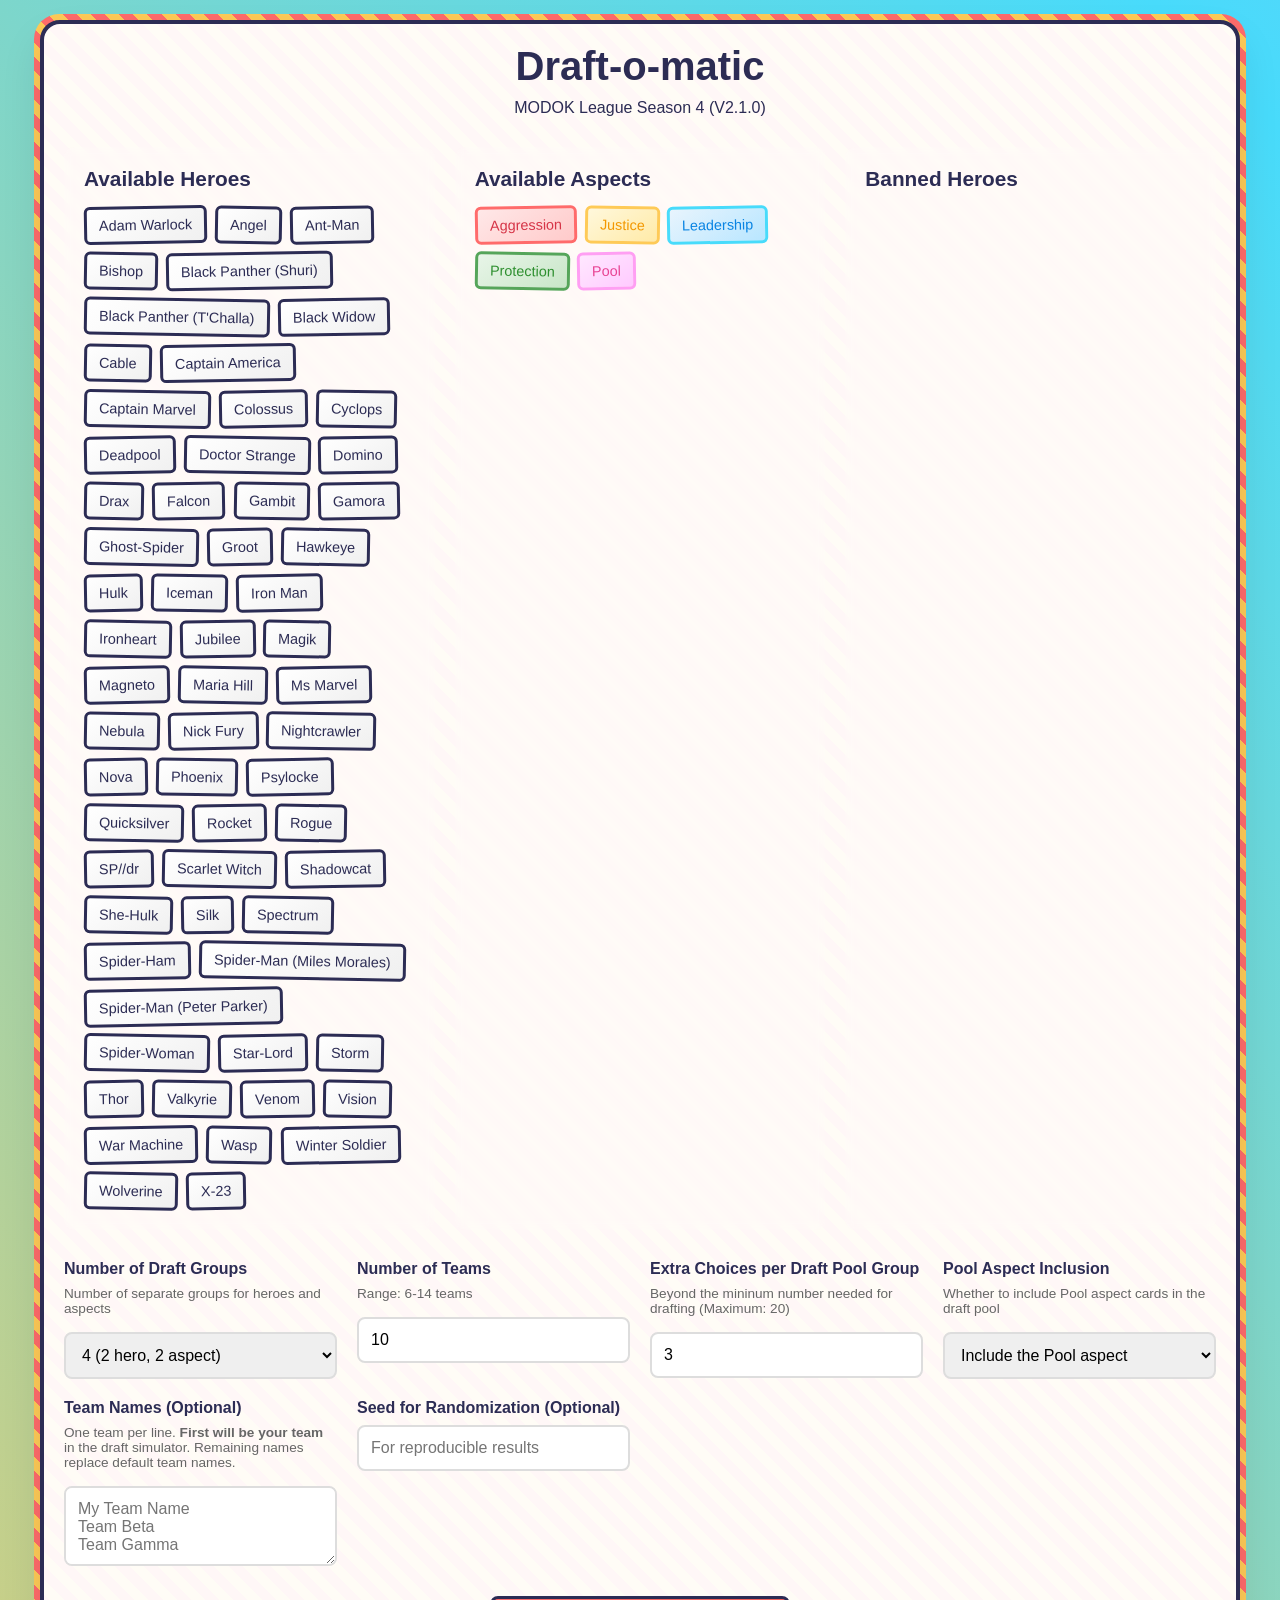
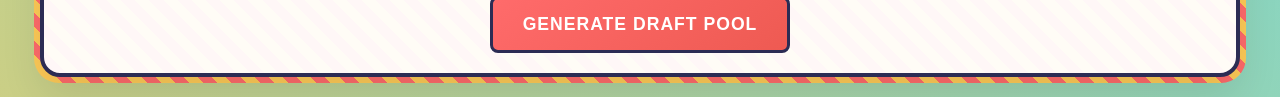
<file: s4/draft/index.html>
<!DOCTYPE html>
<html lang="en">
<head>
 <meta charset="UTF-8">
 <meta name="viewport" content="width=device-width, initial-scale=1.0">
 <title>MODOK League S4 Hero Pool Builder - Enhanced</title>
 <style>
   * {
     margin: 0;
     padding: 0;
     box-sizing: border-box;
   }

   body {
     background: linear-gradient(45deg, #ff6b6b, #feca57, #48dbfb, #ff9ff3);
     background-size: 400% 400%;
     animation: comicBg 15s ease infinite;
     color: #2c2c54;
     font-family: 'Comic Sans MS', 'Comic Sans', 'Chalkboard SE', 'Marker Felt', sans-serif;
     transition: all 0.3s ease;
     min-height: 100vh;
   }

   @keyframes comicBg {
     0% { background-position: 0% 50%; }
     50% { background-position: 100% 50%; }
     100% { background-position: 0% 50%; }
   }

   .container {
     max-width: 1200px;
     margin: 0 auto;
     padding: 20px;
     background: rgba(255, 255, 255, 0.95);
     border: 4px solid #2c2c54;
     border-radius: 20px;
     position: relative;
     box-shadow: 0 20px 40px rgba(0,0,0,0.1);
     margin-top: 20px;
     margin-bottom: 20px;
   }

   .container::before {
     content: '';
     position: absolute;
     top: -10px;
     left: -10px;
     right: -10px;
     bottom: -10px;
     background: repeating-linear-gradient(
       45deg,
       #ff6b6b,
       #ff6b6b 10px,
       #feca57 10px,
       #feca57 20px
     );
     border-radius: 25px;
     z-index: -1;
   }

   .header {
     text-align: center;
     margin-bottom: 30px;
   }

   .header h1 {
     font-size: 2.5rem;
     margin-bottom: 10px;
     font-weight: 700;
   }

   .controls {
     display: grid;
     grid-template-columns: repeat(auto-fit, minmax(250px, 1fr));
     gap: 20px;
     margin-bottom: 30px;
   }

   .control-group {
     display: flex;
     flex-direction: column;
     gap: 8px;
   }

   .control-group label {
     font-weight: 600;
     font-size: 1rem;
   }

   .control-group input, .control-group select, .control-group textarea {
     padding: 12px;
     border: 2px solid #ddd;
     border-radius: 8px;
     font-size: 1rem;
     transition: all 0.3s ease;
   }

   .control-group input:focus, .control-group select:focus, .control-group textarea:focus {
     outline: none;
     border-color: #4a90e2;
     box-shadow: 0 0 0 3px rgba(74, 144, 226, 0.1);
   }

   .btn {
     padding: 15px 30px;
     background: linear-gradient(145deg, #ff6b6b, #ee5a52);
     color: white;
     border: 3px solid #2c2c54;
     border-radius: 8px;
     font-size: 1.1rem;
     font-weight: bold;
     cursor: pointer;
     transition: all 0.3s ease;
     text-transform: uppercase;
     letter-spacing: 1px;
   }

   .btn:hover {
     background: linear-gradient(145deg, #ee5a52, #e54646);
     transform: translateY(-2px);
     box-shadow: 0 10px 20px rgba(0,0,0,0.2);
   }

   .hero-lists {
     display: grid;
     grid-template-columns: repeat(auto-fit, minmax(300px, 1fr));
     gap: 20px;
     margin-bottom: 30px;
   }

   .hero-section {
     padding: 20px;
     border-radius: 10px;
     background: rgba(255,255,255,0.1);
     backdrop-filter: blur(5px);
   }

   .hero-section h3 {
     margin-bottom: 15px;
     font-size: 1.3rem;
     font-weight: 600;
   }

   .hero-grid {
     display: flex;
     flex-wrap: wrap;
     gap: 8px;
   }

   .hero-card {
     padding: 8px 12px;
     background: linear-gradient(145deg, #fff, #f0f0f0);
     border: 3px solid #2c2c54;
     border-radius: 6px;
     font-size: 0.9rem;
     transition: all 0.3s ease;
     cursor: default;
     transform: rotate(-1deg);
   }

   .hero-card:nth-child(even) {
     transform: rotate(1deg);
   }

   .hero-card:hover {
     transform: rotate(0deg) scale(1.05);
     box-shadow: 0 10px 20px rgba(0,0,0,0.3);
   }

   .results {
     margin-top: 30px;
   }

   .result-section {
     margin-bottom: 25px;
     padding: 20px;
     border-radius: 10px;
     background: rgba(255,255,255,0.1);
     backdrop-filter: blur(5px);
   }

   .result-section h3 {
     margin-bottom: 15px;
     font-size: 1.3rem;
     font-weight: 600;
     color: #2c2c54;
   }

   .draft-order {
     display: grid;
     grid-template-columns: repeat(auto-fit, minmax(120px, 1fr));
     gap: 10px;
   }

   .team-card {
     padding: 12px;
     text-align: center;
     background: rgba(74, 144, 226, 0.1);
     border-radius: 8px;
     font-weight: 600;
     border: 2px solid rgba(74, 144, 226, 0.3);
   }

   .footer-note {
     margin-top: 30px;
     padding: 15px;
     background: rgba(0,0,0,0.1);
     border-radius: 8px;
     font-size: 0.9rem;
     text-align: center;
     display: none;
   }

   .footer-note a {
     color: #2c2c54;
     text-decoration: none;
     font-weight: 600;
   }

   .footer-note a:hover {
     text-decoration: underline;
   }

   @media (max-width: 768px) {
     .container {
       padding: 15px;
       margin: 10px;
     }
     
     .header h1 {
       font-size: 2rem;
     }
     
     .controls {
       grid-template-columns: 1fr;
     }
     
     .hero-lists {
       grid-template-columns: 1fr;
     }
   }
 </style>
</head>
<body>
 <div class="container">
   <div class="header">
     <h1>Draft-o-matic</h1>
     <p id="toolVersionDisplay">MODOK League Season 4 (V1.0.5)</p>
   </div>

   <div class="hero-lists">
     <div class="hero-section">
       <h3>Available Heroes</h3>
       <div class="hero-grid" id="allHeroes"></div>
     </div>
     
     <div class="hero-section">
       <h3>Available Aspects</h3>
       <div class="hero-grid" id="allAspects"></div>
     </div>
     
     <div class="hero-section">
       <h3>Banned Heroes</h3>
       <div class="hero-grid" id="bannedHeroes"></div>
     </div>
   </div>

   <div class="controls">
     <div class="control-group">
       <label for="draftPoolGroups">Number of Draft Groups</label>
       <small style="color: #666; font-size: 0.85em; margin-bottom: 8px; display: block;">Number of separate groups for heroes and aspects</small>
       <select id="draftPoolGroups">
         <option value="4">4 (2 hero, 2 aspect)</option>
         <option value="2">2 (1 hero, 1 aspect)</option>
        <option value="5">5 (3 hero, 2 aspect, 5 picks)</option>
        <option value="6">6 (3 hero, 3 aspect, 6 picks)</option>
       </select>
     </div>
     
     <div class="control-group">
       <label for="teamsInput">Number of Teams</label>
       <small style="color: #666; font-size: 0.85em; margin-bottom: 8px; display: block;">Range: 6-14 teams</small>
       <input type="number" id="teamsInput" min="6" max="14" value="10">
     </div>
     
     <div class="control-group">
       <label for="extrasInput">Extra Choices per Draft Pool Group</label>
       <small id="extrasSubLabel" style="color: #666; font-size: 0.85em; margin-bottom: 8px; display: block;">Beyond the mininum number needed for drafting (Maximum: <span id="maxExtras">45</span>)</small>
       <input type="number" id="extrasInput" min="0" max="45" value="3">
     </div>
     
     <div class="control-group">
       <label for="poolAspectSetting">Pool Aspect Inclusion</label>
       <small style="color: #666; font-size: 0.85em; margin-bottom: 8px; display: block;">Whether to include Pool aspect cards in the draft pool</small>
       <select id="poolAspectSetting">
         <option value="include">Include the Pool aspect</option>
         <option value="exclude">Exclude the Pool aspect</option>
       </select>
     </div>
     
     <div class="control-group">
       <label for="teamListInput">Team Names (Optional)</label>
       <small style="color: #666; font-size: 0.85em; margin-bottom: 8px; display: block;">One team per line. <strong>First will be your team</strong> in the draft simulator. Remaining names replace default team names.</small>
       <textarea id="teamListInput" placeholder="My Team Name&#10;Team Beta&#10;Team Gamma&#10;..." style="padding: 12px; border: 2px solid #ddd; border-radius: 8px; font-size: 1rem; resize: vertical; min-height: 80px; font-family: inherit;"></textarea>
     </div>
     
     <div class="control-group">
       <label for="seedInput">Seed for Randomization (Optional)</label>
       <input type="text" id="seedInput" placeholder="For reproducible results">
     </div>
   </div>

   <div style="text-align: center;">
     <button class="btn" id="goButton">Generate Draft Pool</button>
   </div>

   <div class="results" id="results" style="display: none;">
     <div class="result-section">
       <h3>Hero Pool</h3>
       <div class="hero-grid" id="resultPool"></div>
     </div>
     
     <div class="result-section">
       <h3>Aspect Pool</h3>
       <div class="hero-grid" id="resultAspectPool"></div>
     </div>
     
     <div class="result-section">
       <h3>Draft Bot Priority (Heroes)</h3>
       <div class="hero-grid" id="resultDraftBot"></div>
     </div>
     
     <div class="result-section">
       <h3>Draft Bot Priority (Aspects)</h3>
       <div class="hero-grid" id="resultDraftBotAspects"></div>
     </div>
     
     <div class="result-section">
       <h3>Team Draft Order</h3>
       <div class="draft-order" id="resultDraftOrder"></div>
     </div>
     
     <div class="result-section">
       <h3>Excluded Heroes</h3>
       <div class="hero-grid" id="resultExcluded"></div>
     </div>
     
     <div style="text-align: center; margin-top: 30px; padding: 20px;">
       <div style="background: rgba(138, 43, 226, 0.1); padding: 20px; border-radius: 10px; margin-bottom: 20px; border: 2px solid #8A2BE2;">
         <h4 style="margin-bottom: 15px; color: #8A2BE2;">Bot Strategy Settings</h4>
         
         <div style="margin-bottom: 20px;">
           <label for="botRandomnessSlider" style="display: block; margin-bottom: 8px; font-weight: 600; color: #2c2c54;">
             Bot Ignore Round Preferences: <span id="botRandomnessValue" style="color: #8A2BE2;">15%</span>
           </label>
           <input type="range" id="botRandomnessSlider" min="0" max="100" value="15" style="width: 300px; max-width: 100%;" oninput="updateBotSettings()">
           <div style="display: flex; justify-content: space-between; max-width: 300px; margin: 5px auto 0; font-size: 0.8em; color: #666;">
             <span>0% (Predictable)</span>
             <span>50% (Balanced)</span>
             <span>100% (Chaotic)</span>
           </div>
           <p style="font-size: 0.85em; color: #666; margin: 8px 0 0; text-align: center;">Chance to ignore round preferences (Hero R1&3, Aspect R2&4)</p>
         </div>
         
         <div style="margin-bottom: 15px;">
           <label for="botSurpriseSlider" style="display: block; margin-bottom: 8px; font-weight: 600; color: #2c2c54;">
             Bot Surprise Pick: <span id="botSurpriseValue" style="color: #ff6b6b;">10%</span>
           </label>
           <input type="range" id="botSurpriseSlider" min="0" max="100" value="10" style="width: 300px; max-width: 100%;" oninput="updateBotSettings()">
           <div style="display: flex; justify-content: space-between; max-width: 300px; margin: 5px auto 0; font-size: 0.8em; color: #666;">
             <span>0% (Tier List Only)</span>
             <span>50% (Mixed)</span>
             <span>100% (Pure Random)</span>
           </div>
           <p style="font-size: 0.85em; color: #666; margin: 8px 0 0; text-align: center;">Chance to ignore tier lists and pick completely randomly</p>
         </div>
         
         <p id="botStrategyDescription" style="color: #2c2c54; font-size: 0.9rem; margin: 0; text-align: center; font-style: italic; background: rgba(255,255,255,0.3); padding: 10px; border-radius: 6px;">
           Bots prefer Hero in R1&3, Aspect in R2&4, with 15% chance to draft opposite type. 5% chance for surprise picks.
         </p>
       </div>
       
       <button class="btn" id="exportButton" onclick="exportDraftPool()" style="font-size: 1rem; padding: 12px 25px; margin-right: 15px;">
         📋 Export Draft Pool
       </button>
       <button class="btn" id="startDraftButton" onclick="startDraftSimulator()" style="font-size: 1rem; padding: 12px 25px;">
         🎯 Start Draft Simulator
       </button>
     </div>
   </div>

   <div class="draft-setup" id="draftSetup" style="display: none;">
     <div class="result-section">
       <h3>🎯 Draft Simulator - Setup</h3>
       <div style="padding: 20px;">
         <div style="background: rgba(255, 107, 107, 0.1); padding: 20px; border-radius: 10px; margin-bottom: 20px; border: 2px solid #ff6b6b;">
           <h4 style="margin-bottom: 10px; color: #ff6b6b;">Your Team</h4>
<p style="font-size: 1.2rem; font-weight: bold;" id="playerTeamDisplay"></p>
         </div>
         
         <div style="background: rgba(72, 219, 251, 0.1); padding: 20px; border-radius: 10px; margin-bottom: 20px; border: 2px solid #48dbfb;">
           <h4 style="margin-bottom: 15px; color: #48dbfb;">Draft Information</h4>
           <p style="margin-bottom: 10px;">Heroes available for draft: <strong id="heroCountDisplay"></strong></p>
           <p style="margin-bottom: 10px;">Aspects available for draft: <strong id="aspectCountDisplay"></strong></p>
           <p>Teams participating: <strong id="teamCountDisplay"></strong></p>
           <p id="draftDescription" style="margin-top: 10px; font-size: 0.9rem; color: #666;">Each team drafts 2 heroes and 2 aspects over 4 rounds</p>
         </div>
         
         <div style="background: rgba(138, 43, 226, 0.1); padding: 20px; border-radius: 10px; margin-bottom: 20px; border: 2px solid #8A2BE2; text-align: center;">
           <h4 style="margin-bottom: 10px; color: #8A2BE2; font-size: 1.2rem;">Current Draft Status</h4>
           <p id="draftStatusMessage2" style="font-size: 1.1rem; font-weight: bold; color: #2c2c54;">🎯 Your Turn - Click a hero or aspect to draft!</p>
           <p id="draftConstraintMessage2" style="font-size: 0.9rem; color: #666; margin-top: 8px;"></p>
         </div>
         
         <div style="background: rgba(160, 160, 160, 0.1); padding: 20px; border-radius: 10px; margin-bottom: 20px; border: 2px solid #a0a0a0;">
           <h4 style="margin-bottom: 15px; color: #2c2c54;">All Teams' Picks (Draft Order)</h4>
           <div id="allTeamsPicksDisplay">
             <p style="color: #666; font-style: italic;">Draft not started</p>
           </div>
         </div>
         
         <div style="background: rgba(254, 202, 87, 0.1); padding: 20px; border-radius: 10px; margin-bottom: 30px; border: 2px solid #feca57;">
           <h4 style="margin-bottom: 15px; color: #2c2c54;">Team Draft Order</h4>
           <div id="draftOrderDisplay" style="display: grid; grid-template-columns: repeat(auto-fit, minmax(150px, 1fr)); gap: 10px;"></div>
         </div>
         
         <div style="background: rgba(138, 43, 226, 0.1); padding: 20px; border-radius: 10px; margin-bottom: 20px; border: 2px solid #8A2BE2; text-align: center;">
           <h4 style="margin-bottom: 10px; color: #8A2BE2; font-size: 1.2rem;">Draft Status</h4>
           <p id="draftStatusMessage" style="font-size: 1.1rem; font-weight: bold; color: #2c2c54;">🎯 Your Turn - Click a hero or aspect to draft!</p>
           <p id="draftConstraintMessage" style="font-size: 0.9rem; color: #666; margin-top: 8px;"></p>
         </div>
         
         <div style="background: rgba(144, 238, 144, 0.1); padding: 20px; border-radius: 10px; margin-bottom: 20px; border: 2px solid #90EE90;">
           <h4 style="margin-bottom: 15px; color: #2c2c54;">Available Heroes for Draft</h4>
           <div id="availableHeroesDisplay" style="display: flex; flex-wrap: wrap; gap: 8px;"></div>
         </div>
         
         <div style="background: rgba(255, 193, 7, 0.1); padding: 20px; border-radius: 10px; margin-bottom: 20px; border: 2px solid #ffc107;">
           <h4 style="margin-bottom: 15px; color: #2c2c54;">Available Aspects for Draft</h4>
           <div id="availableAspectsDisplay" style="display: flex; flex-wrap: wrap; gap: 8px;"></div>
         </div>
         
         <div style="background: rgba(138, 43, 226, 0.1); padding: 20px; border-radius: 10px; margin-bottom: 20px; border: 2px solid #8A2BE2;">
           <h4 style="margin-bottom: 15px; color: #2c2c54;">Bot Priority (Heroes)</h4>
           <div id="botPriorityDisplay" style="display: flex; flex-wrap: wrap; gap: 8px;"></div>
         </div>
         
         <div style="background: rgba(255, 20, 147, 0.1); padding: 20px; border-radius: 10px; margin-bottom: 20px; border: 2px solid #ff1493;">
           <h4 style="margin-bottom: 15px; color: #2c2c54;">Bot Priority (Aspects)</h4>
           <div id="botAspectPriorityDisplay" style="display: flex; flex-wrap: wrap; gap: 8px;"></div>
         </div>
         
         <div style="background: rgba(255, 193, 7, 0.1); padding: 15px; border-radius: 8px; margin-bottom: 30px; border: 1px solid #ffc107;">
           <p id="draftRulesText" style="color: #2c2c54; font-size: 0.9rem; margin: 0; text-align: center;">
             <strong>Draft Rules:</strong> 4 rounds total. Each team picks 2 heroes and 2 aspects. You can choose heroes or aspects freely within constraints.<br>
             <strong>Group Restrictions (4-group mode):</strong> Each team can only draft one hero from each hero group AND one aspect from each aspect group. Second picks must be from opposite groups.<br>
             <strong>Bot Strategy:</strong> Three-stage system - 1) Check round preferences, 2) Check for surprise picks (random), 3) Use strategic selection.<br>
             <strong>Round Preferences:</strong> Bots prefer Hero in R1&R3, Aspect in R2&R4. "Bot Ignore Round Preferences" slider controls chance to draft opposite type.<br>
             <strong>Hero Priority:</strong> Bots use weighted selection from tier list (~38% top choice, ~26% 2nd choice, etc.). Surprise picks ignore tier lists.<br>
             <strong>Aspect Priority:</strong> Leadership always prioritized first (if available), then weighted selection from priority list. Pool aspects ranked last.<br>
             <strong>Surprise Picks:</strong> Completely random selection that ignores both tier lists and Leadership priority. Controlled by separate slider.
           </p>
         </div>
       </div>
     </div>
   </div>

   <div class="footer-note" id="footerNote">
     Draft-bot order is based on <a href="https://www.youtube.com/watch?v=2bRm-ZxtNjM" target="_blank">Villain Theory's May 2025 tierlist</a>
   </div>
 </div>

 <script>
   /* ===== MODOK DRAFT TOOL - MAIN SCRIPT START ===== */
   // CRITICAL: All JavaScript code must remain within this script block
   
   // V1.6 Enhancement: Dynamic pool aspect count with equal hero/aspect totals
   // V1.7 Enhancement: Pool is 50% as likelt to be added to draft pool as the other aspects
   var TOOL_VERSION = 'V2.1.0';
   
   // Initialize version displays
   document.addEventListener('DOMContentLoaded', function() {
     document.getElementById('toolVersionDisplay').textContent = 'MODOK League Season 4 (' + TOOL_VERSION + ')';
   });
   
   // Error boundary wrapper for critical functions - Available globally
   function safeExecute(fn, context, args, functionName) {
     try {
       return fn.apply(context, args || []);
     } catch (error) {
       return null;
     }
   }
   
   // Runtime validation and error protection
   (function() {
     'use strict';
     
     // Validate HTML structure integrity
     function validateStructure() {
       try {
         var requiredElements = ['allHeroes', 'allAspects', 'bannedHeroes', 'goButton', 'results'];
         var missing = [];
         
         for (var i = 0; i < requiredElements.length; i++) {
           if (!document.getElementById(requiredElements[i])) {
             missing.push(requiredElements[i]);
           }
         }
         
         if (missing.length > 0) {
           return false;
         }
         
         return true;
       } catch (error) {
         return false;
       }
     }
     
     // Validate script execution at end
     window.validateScriptExecution = function() {
       var checks = [
         { name: 'HTML Structure', test: validateStructure },
         { name: 'Global Variables', test: function() { return typeof marvelHeroes !== 'undefined'; } },
         { name: 'Main Functions', test: function() { return typeof updateBotSettings === 'function'; } }
       ];
       
       var passed = 0;
       var total = checks.length;
       
       for (var i = 0; i < checks.length; i++) {
         var check = checks[i];
         var result = check.test();
         if (result) passed++;
       }
       
       if (passed === total) {
         return true;
       } else {
         return false;
       }
     };
     
     // Auto-validate on DOM ready
     if (document.readyState === 'loading') {
       document.addEventListener('DOMContentLoaded', function() {
         setTimeout(window.validateScriptExecution, 100);
       });
     } else {
       setTimeout(window.validateScriptExecution, 100);
     }
     
   })();
   
   // Global variables
   var aspectPriorityList = [];
   var currentTurnIndex = 0;
   var currentRound = 1;
   var maxRounds = 4; // Will be updated based on draft mode
   var draftOrderTeams = [];
   var playerTeamName = '';
   var teamPicks = {};
   var isPlayerTurn = false;
   var draftedHeroes = [];
   var draftedAspects = [];
   var allHeroes = [];
   var allAspects = [];
   var botRandomnessPercentage = 15; // Default 15% randomness
   var botSurprisePercentage = 10; // Default 10% surprise picks
   var heroGroup1 = [];
   var heroGroup2 = [];
   var heroGroup3 = [];
   var aspectGroup1 = [];
   var aspectGroup2 = [];
   var aspectGroup3 = []; // V2.1 Enhancement: Third aspect group for 6-group mode

   // Update bot settings (both sliders)
   function updateBotSettings() {
     return safeExecute(function() {
       var randomnessSlider = document.getElementById('botRandomnessSlider');
       var surpriseSlider = document.getElementById('botSurpriseSlider');
       var randomnessValue = document.getElementById('botRandomnessValue');
       var surpriseValue = document.getElementById('botSurpriseValue');
       var description = document.getElementById('botStrategyDescription');
       
       botRandomnessPercentage = parseInt(randomnessSlider.value);
       botSurprisePercentage = parseInt(surpriseSlider.value);
       
       randomnessValue.textContent = botRandomnessPercentage + '%';
       surpriseValue.textContent = botSurprisePercentage + '%';
       
       // Generate combined strategy description
       var draftPoolGroups = document.getElementById('draftPoolGroups') ? document.getElementById('draftPoolGroups').value : '2';
       var roundText = '';
       
       if (draftPoolGroups === '6') {
         // V2.1 Enhancement: Support for 6-group mode (H-A-H-A-H-A pattern)
         if (botRandomnessPercentage === 0) {
           roundText = 'Bots always follow strict pattern: Hero in R1&3&5, Aspect in R2&4&6';
         } else if (botRandomnessPercentage <= 25) {
           roundText = 'Bots prefer Hero in R1&3&5, Aspect in R2&4&6, with ' + botRandomnessPercentage + '% chance to draft opposite type';
         } else if (botRandomnessPercentage <= 75) {
           roundText = 'Bots have ' + botRandomnessPercentage + '% chance to ignore round preferences';
         } else {
           roundText = 'Bots draft randomly, ignoring round preferences (' + botRandomnessPercentage + '% randomness)';
         }
       } else if (draftPoolGroups === '5') {
         // V2.0 Enhancement: Support for 5-group mode (H-A-H-A-H pattern)
         if (botRandomnessPercentage === 0) {
           roundText = 'Bots always follow strict pattern: Hero in R1&3&5, Aspect in R2&4';
         } else if (botRandomnessPercentage <= 25) {
           roundText = 'Bots prefer Hero in R1&3&5, Aspect in R2&4, with ' + botRandomnessPercentage + '% chance to draft opposite type';
         } else if (botRandomnessPercentage <= 75) {
           roundText = 'Bots have ' + botRandomnessPercentage + '% chance to ignore round preferences';
         } else {
           roundText = 'Bots mostly ignore round preferences (' + botRandomnessPercentage + '% chaos)';
         }
       } else {
         // Original logic for 2-group and 4-group modes
         if (botRandomnessPercentage === 0) {
           roundText = 'Bots always follow strict pattern: Hero in R1&3, Aspect in R2&4';
         } else if (botRandomnessPercentage <= 25) {
           roundText = 'Bots prefer Hero in R1&3, Aspect in R2&4, with ' + botRandomnessPercentage + '% chance to draft opposite type';
         } else if (botRandomnessPercentage <= 75) {
           roundText = 'Bots have ' + botRandomnessPercentage + '% chance to ignore round preferences';
         } else {
           roundText = 'Bots mostly ignore round preferences (' + botRandomnessPercentage + '% chaos)';
         }
       }
       
       var surpriseText = '';
       if (botSurprisePercentage === 0) {
         surpriseText = 'Always use tier list priorities';
       } else if (botSurprisePercentage <= 10) {
         surpriseText = botSurprisePercentage + '% chance for shocking surprise picks';
       } else if (botSurprisePercentage <= 25) {
         surpriseText = botSurprisePercentage + '% chance to ignore tier lists completely';
       } else if (botSurprisePercentage <= 50) {
         surpriseText = botSurprisePercentage + '% chance for random picks (mixed strategy)';
       } else {
         surpriseText = botSurprisePercentage + '% chance for random picks (mostly chaos)';
       }
       
       description.textContent = roundText + '. ' + surpriseText + '.';
     }, null, [], 'updateBotSettings');
   }

   // V1.0.6 Enhancement: Helper function to get hero group
   function getHeroGroup(heroName) {
     if (heroGroup1.includes(heroName)) {
       return 1;
     } else if (heroGroup2.includes(heroName)) {
       return 2;
     } else if (heroGroup3.includes(heroName)) {
       return 3;
     }
     return 0; // Not in any group (fallback for 2-group mode)
   }

   // V1.0.7 Enhancement: Helper function to get aspect group
   function getAspectGroup(aspectName) {
     if (aspectGroup1.includes(aspectName)) {
       return 1;
     } else if (aspectGroup2.includes(aspectName)) {
       return 2;
     } else if (aspectGroup3.includes(aspectName)) {
       return 3; // V2.1 Enhancement: Third aspect group for 6-group mode
     }
     return 0; // Not in any group (fallback for 2-group mode)
   }

   // V1.1 Enhancement: Helper function to get aspect type summary
   function getAspectTypeSummary(aspectArray) {
     var typeCounts = {};
     aspectArray.forEach(function(aspect) {
       var aspectType = getAspectType(aspect);
       typeCounts[aspectType] = (typeCounts[aspectType] || 0) + 1;
     });
     
     var summaryParts = [];
     ['Aggression', 'Justice', 'Leadership', 'Protection', 'Pool'].forEach(function(type) {
       if (typeCounts[type]) {
         summaryParts.push(type + ': ' + typeCounts[type]);
       }
     });
     
     return summaryParts.join(', ');
   }

   // Helper function to get aspect type from numbered aspect
   function getAspectType(numberedAspect) {
     return numberedAspect.split(' #')[0];
   }

   // Initialize aspect priority order
   function initializeAspectPriorityOrder(useRandomSeed, rng) {
     useRandomSeed = useRandomSeed || true;
     var aspectsByType = {};
     allAspects.forEach(function(aspect) {
       var aspectType = getAspectType(aspect);
       if (!aspectsByType[aspectType]) {
         aspectsByType[aspectType] = [];
       }
       aspectsByType[aspectType].push(aspect);
     });
     
     Object.keys(aspectsByType).forEach(function(type) {
       aspectsByType[type].sort(function(a, b) {
         var numA = parseInt(a.split('#')[1]);
         var numB = parseInt(b.split('#')[1]);
         return numB - numA;
       });
     });
     
     aspectPriorityList = [];
     
     if (aspectsByType['Leadership']) {
       aspectPriorityList.push.apply(aspectPriorityList, aspectsByType['Leadership']);
     }
     
     var middleInstances = [];
     ['Aggression', 'Justice', 'Protection'].forEach(function(aspectType) {
       if (aspectsByType[aspectType]) {
         middleInstances.push.apply(middleInstances, aspectsByType[aspectType]);
       }
     });
     
     if (useRandomSeed && rng) {
       shuffleArray(middleInstances, rng);
     } else {
       for (var i = middleInstances.length - 1; i > 0; i--) {
         var j = Math.floor(Math.random() * (i + 1));
         var temp = middleInstances[i];
         middleInstances[i] = middleInstances[j];
         middleInstances[j] = temp;
       }
     }
     
     aspectPriorityList.push.apply(aspectPriorityList, middleInstances);
     
     if (aspectsByType['Pool']) {
       aspectPriorityList.push.apply(aspectPriorityList, aspectsByType['Pool']);
     }
     
     // V0.10 Enhancement: Renumber aspects for display in descending order
     aspectPriorityList = renumberAspectPriorityForDisplay(aspectPriorityList);
   }

   // Helper function to get aspect type order for sorting
  function getAspectTypeOrder(aspectName) {
    var aspectTypes = ['Aggression', 'Justice', 'Leadership', 'Protection', 'Pool'];
    for (var i = 0; i < aspectTypes.length; i++) {
      if (aspectName.toLowerCase().includes(aspectTypes[i].toLowerCase())) {
        return i;
      }
    }
    return 999; // Non-aspect items go last
  }

  // Function to split hero pool into two groups for 4-group mode
   function splitHeroPoolIntoGroups(heroPool, rng) {
     var shuffledPool = heroPool.slice();
     shuffleArray(shuffledPool, rng);
     
     var midPoint = Math.floor(shuffledPool.length / 2);
     var group1 = shuffledPool.slice(0, midPoint).sort(function(a, b) {
      // First, sort by aspect type order (Aggression, Justice, Leadership, Protection, Pool)
      var typeOrderA = getAspectTypeOrder(a);
      var typeOrderB = getAspectTypeOrder(b);
      
      if (typeOrderA !== typeOrderB) {
        return typeOrderA - typeOrderB; // Sort by aspect type first
      }
      
      // Within same aspect type, check if both items have numbers (e.g., "Protection #11")
      var numA = a.includes('#') ? parseInt(a.split('#')[1]) : -1;
      var numB = b.includes('#') ? parseInt(b.split('#')[1]) : -1;
      
      if (numA !== -1 && numB !== -1) {
        return numB - numA; // Descending numerical order within same type
      } else if (numA !== -1) {
        return -1; // Numbered items come first within same type
      } else if (numB !== -1) {
        return 1; // Numbered items come first within same type
      } else {
        return a.localeCompare(b); // Alphabetical for non-numbered items
      }
    });
     var group2 = shuffledPool.slice(midPoint).sort(function(a, b) {
      // First, sort by aspect type order (Aggression, Justice, Leadership, Protection, Pool)
      var typeOrderA = getAspectTypeOrder(a);
      var typeOrderB = getAspectTypeOrder(b);
      
      if (typeOrderA !== typeOrderB) {
        return typeOrderA - typeOrderB; // Sort by aspect type first
      }
      
      // Within same aspect type, check if both items have numbers (e.g., "Protection #11")
      var numA = a.includes('#') ? parseInt(a.split('#')[1]) : -1;
      var numB = b.includes('#') ? parseInt(b.split('#')[1]) : -1;
      
      if (numA !== -1 && numB !== -1) {
        return numB - numA; // Descending numerical order within same type
      } else if (numA !== -1) {
        return -1; // Numbered items come first within same type
      } else if (numB !== -1) {
        return 1; // Numbered items come first within same type
      } else {
        return a.localeCompare(b); // Alphabetical for non-numbered items
      }
    });
     
     return { group1: group1, group2: group2 };
   }

   // V1.0.7 Enhancement: Function to split aspect pool into two groups for 4-group mode
   function splitAspectPoolIntoGroups(aspectPool, rng) {
     var shuffledPool = aspectPool.slice();
     shuffleArray(shuffledPool, rng);
     
     var midPoint = Math.floor(shuffledPool.length / 2);
     var group1 = shuffledPool.slice(0, midPoint).sort(function(a, b) {
      // First, sort by aspect type order (Aggression, Justice, Leadership, Protection, Pool)
      var typeOrderA = getAspectTypeOrder(a);
      var typeOrderB = getAspectTypeOrder(b);
      
      if (typeOrderA !== typeOrderB) {
        return typeOrderA - typeOrderB; // Sort by aspect type first
      }
      
      // Within same aspect type, check if both items have numbers (e.g., "Protection #11")
      var numA = a.includes('#') ? parseInt(a.split('#')[1]) : -1;
      var numB = b.includes('#') ? parseInt(b.split('#')[1]) : -1;
      
      if (numA !== -1 && numB !== -1) {
        return numB - numA; // Descending numerical order within same type
      } else if (numA !== -1) {
        return -1; // Numbered items come first within same type
      } else if (numB !== -1) {
        return 1; // Numbered items come first within same type
      } else {
        return a.localeCompare(b); // Alphabetical for non-numbered items
      }
    });
     var group2 = shuffledPool.slice(midPoint).sort(function(a, b) {
      // First, sort by aspect type order (Aggression, Justice, Leadership, Protection, Pool)
      var typeOrderA = getAspectTypeOrder(a);
      var typeOrderB = getAspectTypeOrder(b);
      
      if (typeOrderA !== typeOrderB) {
        return typeOrderA - typeOrderB; // Sort by aspect type first
      }
      
      // Within same aspect type, check if both items have numbers (e.g., "Protection #11")
      var numA = a.includes('#') ? parseInt(a.split('#')[1]) : -1;
      var numB = b.includes('#') ? parseInt(b.split('#')[1]) : -1;
      
      if (numA !== -1 && numB !== -1) {
        return numB - numA; // Descending numerical order within same type
      } else if (numA !== -1) {
        return -1; // Numbered items come first within same type
      } else if (numB !== -1) {
        return 1; // Numbered items come first within same type
      } else {
        return a.localeCompare(b); // Alphabetical for non-numbered items
      }
    });
     
     return { group1: group1, group2: group2 };
   }

   // V2.1 Enhancement: Function to split aspect pool into three groups for 6-group mode
   function splitAspectPoolIntoThreeGroups(aspectPool, rng) {
     var shuffledPool = aspectPool.slice();
     shuffleArray(shuffledPool, rng);
     
     var groupSize = Math.floor(shuffledPool.length / 3);
     var remainder = shuffledPool.length % 3;
     
     // Distribute extra items across first groups
     var group1Size = groupSize + (remainder > 0 ? 1 : 0);
     var group2Size = groupSize + (remainder > 1 ? 1 : 0);
     var group3Size = groupSize;
     
     var group1 = shuffledPool.slice(0, group1Size).sort(function(a, b) {
       // First, sort by aspect type order (Aggression, Justice, Leadership, Protection, Pool)
       var typeOrderA = getAspectTypeOrder(a);
       var typeOrderB = getAspectTypeOrder(b);
       
       if (typeOrderA !== typeOrderB) {
         return typeOrderA - typeOrderB; // Sort by aspect type first
       }
       
       // Within same aspect type, check if both items have numbers (e.g., "Protection #11")
       var numA = a.includes('#') ? parseInt(a.split('#')[1]) : -1;
       var numB = b.includes('#') ? parseInt(b.split('#')[1]) : -1;
       
       if (numA !== -1 && numB !== -1) {
         return numB - numA; // Descending numerical order within same type
       } else if (numA !== -1) {
         return -1; // Numbered items come first within same type
       } else if (numB !== -1) {
         return 1; // Numbered items come first within same type
       } else {
         return a.localeCompare(b); // Alphabetical for non-numbered items
       }
     });
     
     var group2 = shuffledPool.slice(group1Size, group1Size + group2Size).sort(function(a, b) {
       // First, sort by aspect type order (Aggression, Justice, Leadership, Protection, Pool)
       var typeOrderA = getAspectTypeOrder(a);
       var typeOrderB = getAspectTypeOrder(b);
       
       if (typeOrderA !== typeOrderB) {
         return typeOrderA - typeOrderB; // Sort by aspect type first
       }
       
       // Within same aspect type, check if both items have numbers (e.g., "Protection #11")
       var numA = a.includes('#') ? parseInt(a.split('#')[1]) : -1;
       var numB = b.includes('#') ? parseInt(b.split('#')[1]) : -1;
       
       if (numA !== -1 && numB !== -1) {
         return numB - numA; // Descending numerical order within same type
       } else if (numA !== -1) {
         return -1; // Numbered items come first within same type
       } else if (numB !== -1) {
         return 1; // Numbered items come first within same type
       } else {
         return a.localeCompare(b); // Alphabetical for non-numbered items
       }
     });
     
     var group3 = shuffledPool.slice(group1Size + group2Size).sort(function(a, b) {
       // First, sort by aspect type order (Aggression, Justice, Leadership, Protection, Pool)
       var typeOrderA = getAspectTypeOrder(a);
       var typeOrderB = getAspectTypeOrder(b);
       
       if (typeOrderA !== typeOrderB) {
         return typeOrderA - typeOrderB; // Sort by aspect type first
       }
       
       // Within same aspect type, check if both items have numbers (e.g., "Protection #11")
       var numA = a.includes('#') ? parseInt(a.split('#')[1]) : -1;
       var numB = b.includes('#') ? parseInt(b.split('#')[1]) : -1;
       
       if (numA !== -1 && numB !== -1) {
         return numB - numA; // Descending numerical order within same type
       } else if (numA !== -1) {
         return -1; // Numbered items come first within same type
       } else if (numB !== -1) {
         return 1; // Numbered items come first within same type
       } else {
         return a.localeCompare(b); // Alphabetical for non-numbered items
       }
     });
     
     return { group1: group1, group2: group2, group3: group3 };
   }

   // V2.0 Enhancement: Function to split hero pool into three groups for 5-group mode
   function splitHeroPoolIntoThreeGroups(heroPool, rng) {
     var shuffledPool = heroPool.slice();
     shuffleArray(shuffledPool, rng);
     
     var groupSize = Math.floor(shuffledPool.length / 3);
     var remainder = shuffledPool.length % 3;
     
     var group1 = shuffledPool.slice(0, groupSize + (remainder > 0 ? 1 : 0)).sort(function(a, b) {
       // First, sort by aspect type order (Aggression, Justice, Leadership, Protection, Pool)
       var typeOrderA = getAspectTypeOrder(a);
       var typeOrderB = getAspectTypeOrder(b);
       
       if (typeOrderA !== typeOrderB) {
         return typeOrderA - typeOrderB; // Sort by aspect type first
       }
       
       // Within same aspect type, check if both items have numbers (e.g., "Protection #11")
       var numA = a.includes('#') ? parseInt(a.split('#')[1]) : -1;
       var numB = b.includes('#') ? parseInt(b.split('#')[1]) : -1;
       
       if (numA !== -1 && numB !== -1) {
         return numB - numA; // Descending numerical order within same type
       } else if (numA !== -1) {
         return -1; // Numbered items come first within same type
       } else if (numB !== -1) {
         return 1; // Numbered items come first within same type
       } else {
         return a.localeCompare(b); // Alphabetical for non-numbered items
       }
     });
     
     var group2Start = groupSize + (remainder > 0 ? 1 : 0);
     var group2 = shuffledPool.slice(group2Start, group2Start + groupSize + (remainder > 1 ? 1 : 0)).sort(function(a, b) {
       // First, sort by aspect type order (Aggression, Justice, Leadership, Protection, Pool)
       var typeOrderA = getAspectTypeOrder(a);
       var typeOrderB = getAspectTypeOrder(b);
       
       if (typeOrderA !== typeOrderB) {
         return typeOrderA - typeOrderB; // Sort by aspect type first
       }
       
       // Within same aspect type, check if both items have numbers (e.g., "Protection #11")
       var numA = a.includes('#') ? parseInt(a.split('#')[1]) : -1;
       var numB = b.includes('#') ? parseInt(b.split('#')[1]) : -1;
       
       if (numA !== -1 && numB !== -1) {
         return numB - numA; // Descending numerical order within same type
       } else if (numA !== -1) {
         return -1; // Numbered items come first within same type
       } else if (numB !== -1) {
         return 1; // Numbered items come first within same type
       } else {
         return a.localeCompare(b); // Alphabetical for non-numbered items
       }
     });
     
     var group3Start = group2Start + groupSize + (remainder > 1 ? 1 : 0);
     var group3 = shuffledPool.slice(group3Start).sort(function(a, b) {
       // First, sort by aspect type order (Aggression, Justice, Leadership, Protection, Pool)
       var typeOrderA = getAspectTypeOrder(a);
       var typeOrderB = getAspectTypeOrder(b);
       
       if (typeOrderA !== typeOrderB) {
         return typeOrderA - typeOrderB; // Sort by aspect type first
       }
       
       // Within same aspect type, check if both items have numbers (e.g., "Protection #11")
       var numA = a.includes('#') ? parseInt(a.split('#')[1]) : -1;
       var numB = b.includes('#') ? parseInt(b.split('#')[1]) : -1;
       
       if (numA !== -1 && numB !== -1) {
         return numB - numA; // Descending numerical order within same type
       } else if (numA !== -1) {
         return -1; // Numbered items come first within same type
       } else if (numB !== -1) {
         return 1; // Numbered items come first within same type
       } else {
         return a.localeCompare(b); // Alphabetical for non-numbered items
       }
     });
     
     return { group1: group1, group2: group2, group3: group3 };
   }

   // Function to renumber aspects in descending order within each type
   function renumberAspectPriorityForDisplay(aspectList) {
     var renumberedList = [];
     var typeGroups = {};
     
     // Group aspects by type and collect their original numbers
     aspectList.forEach(function(aspect) {
       var aspectType = getAspectType(aspect);
       if (!typeGroups[aspectType]) {
         typeGroups[aspectType] = [];
       }
       typeGroups[aspectType].push(aspect);
     });
     
     // Process each aspect in the original list order
     aspectList.forEach(function(aspect) {
       var aspectType = getAspectType(aspect);
       var typeGroup = typeGroups[aspectType];
       
       // Find position of this aspect within its type group
       var aspectsOfThisTypeSoFar = renumberedList.filter(function(a) {
         return getAspectType(a) === aspectType;
       });
       var newNumber = typeGroup.length - aspectsOfThisTypeSoFar.length;
       
       renumberedList.push(aspectType + ' #' + newNumber);
     });
     
     return renumberedList;
   }

   // Function to assign aspect to Spider-Woman
   function assignSpiderWomanAspect(rng) {
     var poolAspectSetting = document.getElementById('poolAspectSetting') ? document.getElementById('poolAspectSetting').value : 'include';
     var aspects = poolAspectSetting === 'include' ? 
       ['Aggression', 'Justice', 'Leadership', 'Protection', 'Pool'] :
       ['Aggression', 'Justice', 'Leadership', 'Protection'];
     var weights = poolAspectSetting === 'include' ? 
       [2, 2, 2, 2, 1] : // Aggression=2, Justice=2, Leadership=2, Protection=2, Pool=1
       [2, 2, 2, 2]; // Aggression=2, Justice=2, Leadership=2, Protection=2
     
     var totalWeight = weights.reduce(function(sum, weight) {
       return sum + weight;
     }, 0);
     var random = rng.next() * totalWeight;
     var cumulativeWeight = 0;
     
     for (var i = 0; i < aspects.length; i++) {
       cumulativeWeight += weights[i];
       if (random <= cumulativeWeight) {
         return aspects[i];
       }
     }
     
     return aspects[0]; // Fallback
   }

   // Banned heroes
   var bannedHeroes = [];

   // Available aspects
   var availableAspects = [
     'Aggression', 'Justice', 'Leadership', 'Protection', 'Pool'
   ];

   // Bot draft order
   var draftOrder = [
     'Spider-Ham', 'Cable', 'Cyclops', 'Storm', 'Magik', 'Psylocke', 'Maria Hill',
     'Bishop', 'Spider-Man (Peter Parker)', 'Doctor Strange', 'Spider-Man (Miles Morales)',
     'Captain Marvel', 'Scarlet Witch', 'X-23', 'Deadpool',
     'Black Panther (Shuri)', 'Magneto', 'Ironheart', 'Vision', 'Captain America', 
     'Domino', 'Angel', 'Shadowcat', 'Nova',
     'Nick Fury', 'Iron Man', 'Silk', 'Spider-Woman', 'SP//dr',
     'Phoenix', 'Wolverine', 'Venom', 'Rogue', "Black Panther (T'Challa)",
     'Ant-Man', 'Star-Lord', 'Spectrum', 'Colossus', 'Jubilee', 
     'Gambit', 'Iceman', 'Rocket',
     'Falcon', 'Winter Soldier',
     'Adam Warlock', 'Gamora', 'Ghost-Spider', 'Drax', 'Black Widow', 'Nightcrawler', 'Wasp',
     'Ms Marvel', 'Nebula', 'She-Hulk', 'Thor', 'War Machine', 'Quicksilver',
     'Hawkeye', 'Groot', 'Valkyrie', 'Hulk'
   ];

   // Check if hero is banned
   function isHeroBanned(heroName) {
     if (bannedHeroes.includes(heroName)) return true;
     var heroBaseName = heroName.split(' - ')[0];
     for (var i = 0; i < bannedHeroes.length; i++) {
       var bannedHero = bannedHeroes[i];
       var bannedBaseName = bannedHero.split(' - ')[0];
       if (heroBaseName === bannedBaseName) return true;
     }
     return false;
   }

   var filteredDraftOrder = draftOrder.filter(function(hero) {
     return !isHeroBanned(hero);
   });
   var marvelHeroes = filteredDraftOrder.slice().sort();

   // Team name pools
   var teamNamePools = {
     0: ['Aaron Davis', 'Abigail Brand', 'Adrian Toomes', 'Amora', 'Arnim Zola'],
     1: ['Betty Ross', 'Bullseye', 'Bruno Carrelli', 'Baron Mordo', 'Beetle', 'Black Tom Cassidy', 'Black Swan', 'Boomerang', 'Betty Brant'],
     2: ['Calvin Zabo', 'Cassandra Nova', 'Curt Connors', 'Clea', 'Carl "Crusher" Creel', 'Cassie Lang', 'Colleen Wing'],
     3: ['Doctor Doom', 'Donald Pierce', 'Dormammu', 'Daken', 'Danny Rand', 'Donald Blake'],
     4: ['Edwin Jarvis', 'Elektra', 'Emil Blonsky', 'Everett Ross', 'Ebony Maw', 'Eddie Brock', 'Exodus', 'Ego the Living Planet'],
     5: ['Felicia Hardy', 'Fin Fang Foom', 'Frank Castle', 'Franklin Richards', 'Frigga', 'Foggy Nelson'],
     6: ['Gwen Stacy', 'George Stacy', 'Gorgon', 'Giganto', 'Gilgamesh', 'Grandmaster', 'Gorr'],
     7: ['Harry Osborn', 'Howard Stark', 'Hope Pym', 'Hobgoblin', 'Helmut Zemo', 'Happy Hogan', 'Howard the Duck', 'Husk', 'High Evolutionary'],
     8: ['Illyana Rasputin', 'Imperial Guard', 'Iron Fist'],
     9: ['J Jonah Jameson', 'Janet Van Dyne', 'Jessica Jones', 'Jacosta', 'Jamie Madrox', 'Jimmy Woo', 'Johnny Blaze', 'Jessica Drew'],
     10: ['Karnak', 'Kurt Wagner', 'Kitty Pryde', 'Kaluu', 'Kamala Khan', 'Kang the Conqueror', 'Kid Omega', 'Killmonger', 'Kingpin', 'Klaw'],
     11: ['Laufey', 'Leo Fitz', 'Lucia von Bardas', 'Luke Cage', 'Loki', 'Lizard', 'Lorna Dane', 'Logan']
   };

   // Random number generator
   function Random(seed) {
     if (typeof seed === 'undefined') {
       seed = Math.random();
     }
     if (typeof seed === 'string') {
       this.seed = this.stringToHash(seed);
     } else {
       this.seed = this.hash(seed.toString());
     }
   }

   Random.prototype.stringToHash = function(str) {
     if (str === '') return 0;
     var hash = 0;
     for (var i = 0; i < str.length; i++) {
       var char = str.charCodeAt(i);
       hash = ((hash << 5) - hash) + char;
       hash = hash & hash;
     }
     return Math.abs(hash);
   };

   Random.prototype.hash = function(str) {
     var hash = 0;
     for (var i = 0; i < str.length; i++) {
       var char = str.charCodeAt(i);
       hash = ((hash << 5) - hash) + char;
       hash = hash & hash;
     }
     return Math.abs(hash);
   };

   Random.prototype.next = function() {
     this.seed = (1664525 * this.seed + 1013904223) >>> 0;
     return this.seed / 0xFFFFFFFF;
   };

   function shuffleArray(array, rng) {
     for (var i = array.length - 1; i > 0; i--) {
       var j = Math.floor(rng.next() * (i + 1));
       var temp = array[i];
       array[i] = array[j];
       array[j] = temp;
     }
   }

   // Initialize display
   document.getElementById('allHeroes').innerHTML = marvelHeroes.map(function(hero) {
     return '<div class="hero-card">' + hero + '</div>';
   }).join('');
   
   document.getElementById('allAspects').innerHTML = availableAspects.map(function(aspect) {
     var aspectStyle = '';
     switch(aspect.toLowerCase()) {
       case 'aggression':
         aspectStyle = 'background: linear-gradient(145deg, #ffe8e8, #ffcaca); border-color: #ff6b6b; color: #d63447;';
         break;
       case 'justice':
         aspectStyle = 'background: linear-gradient(145deg, #fff8dc, #ffeaa7); border-color: #feca57; color: #f39800;';
         break;
       case 'leadership':
         aspectStyle = 'background: linear-gradient(145deg, #e8f4fd, #b8e6ff); border-color: #48dbfb; color: #0984e3;';
         break;
       case 'protection':
         aspectStyle = 'background: linear-gradient(145deg, #e8f5e8, #c8e6c8); border-color: #55a55a; color: #2d8f2f;';
         break;
       case 'pool':
         aspectStyle = 'background: linear-gradient(145deg, #ffe8ff, #ffcaff); border-color: #ff9ff3; color: #e84393;';
         break;
       default:
         aspectStyle = 'background: linear-gradient(145deg, #f0f0f0, #e0e0e0); border-color: #888; color: #555;';
     }
     return '<div class="hero-card" style="' + aspectStyle + '">' + aspect + '</div>';
   }).join('');
   
   document.getElementById('bannedHeroes').innerHTML = bannedHeroes.map(function(hero) {
     return '<div class="hero-card">' + hero + '</div>';
   }).join('');

   // Update max extras and default value based on draft pool groups
   function updateMaxExtras() {
     return safeExecute(function() {
       var numberOfTeams = parseInt(document.getElementById('teamsInput').value) || 10;
       var draftPoolGroups = document.getElementById('draftPoolGroups').value;
       var extrasInput = document.getElementById('extrasInput');
       
       var maxExtras, defaultExtras;
       if (draftPoolGroups === '4') {
         // For 4-group mode: total heroes needed = 2 * (teams + extras per group)
         maxExtras = Math.floor((marvelHeroes.length / 2) - numberOfTeams);
         defaultExtras = 3;
       } else if (draftPoolGroups === '5' || draftPoolGroups === '6') {
         // For 5-group and 6-group mode: total heroes needed = 3 * (teams + extras per group)
         maxExtras = Math.floor((marvelHeroes.length / 3) - numberOfTeams);
         defaultExtras = 2;
       } else {
         // For 2-group mode: maintain current logic
         maxExtras = marvelHeroes.length - (2 * numberOfTeams);
         defaultExtras = 6;
       }
       
       document.getElementById('maxExtras').textContent = maxExtras;
       
       // Update default value if current value is the old default or if switching modes
       var currentValue = parseInt(extrasInput.value) || 0;
       
       if (currentValue === 6 || currentValue === 3 || currentValue === 0) {
         extrasInput.value = defaultExtras;
       }
       
       // Ensure current value doesn't exceed new maximum
       if (currentValue > maxExtras) {
         extrasInput.value = maxExtras;
       }
       
       extrasInput.setAttribute('max', maxExtras);
       
       // V2.0 Enhancement: Update UI text based on draft mode
       // V2.1 Enhancement: Add 6-group mode support
       if (draftPoolGroups === '6') {
         document.getElementById('draftDescription').textContent = 'Each team drafts 3 heroes and 3 aspects over 6 rounds';
         document.getElementById('draftRulesText').innerHTML = 
           '<strong>Draft Rules:</strong> 6 rounds total. Each team picks 3 heroes and 3 aspects. You can choose heroes or aspects freely within constraints.<br>' +
           '<strong>Group Restrictions (6-group mode):</strong> Each team can only draft one hero from each hero group (3 groups) AND one aspect from each aspect group (3 groups).<br>' +
           '<strong>Bot Strategy:</strong> Three-stage system - 1) Check round preferences, 2) Check for surprise picks (random), 3) Use strategic selection.<br>' +
           '<strong>Round Preferences:</strong> Bots prefer Hero in R1&R3&R5, Aspect in R2&R4&R6. "Bot Ignore Round Preferences" slider controls chance to draft opposite type.<br>';
       } else if (draftPoolGroups === '5') {
         document.getElementById('draftDescription').textContent = 'Each team drafts 3 heroes and 2 aspects over 5 rounds';
         document.getElementById('draftRulesText').innerHTML = 
           '<strong>Draft Rules:</strong> 5 rounds total. Each team picks 3 heroes and 2 aspects. You can choose heroes or aspects freely within constraints.<br>' +
           '<strong>Group Restrictions (5-group mode):</strong> Each team can only draft one hero from each hero group (3 groups) AND one aspect from each aspect group (2 groups).<br>' +
           '<strong>Bot Strategy:</strong> Three-stage system - 1) Check round preferences, 2) Check for surprise picks (random), 3) Use strategic selection.<br>' +
           '<strong>Round Preferences:</strong> Bots prefer Hero in R1&R3&R5, Aspect in R2&R4. "Bot Ignore Round Preferences" slider controls chance to draft opposite type.<br>';
       } else if (draftPoolGroups === '4') {
         document.getElementById('draftDescription').textContent = 'Each team drafts 2 heroes and 2 aspects over 4 rounds';
         document.getElementById('draftRulesText').innerHTML = 
           '<strong>Draft Rules:</strong> 4 rounds total. Each team picks 2 heroes and 2 aspects. You can choose heroes or aspects freely within constraints.<br>' +
           '<strong>Group Restrictions (4-group mode):</strong> Each team can only draft one hero from each hero group AND one aspect from each aspect group. Second picks must be from opposite groups.<br>' +
           '<strong>Bot Strategy:</strong> Three-stage system - 1) Check round preferences, 2) Check for surprise picks (random), 3) Use strategic selection.<br>' +
           '<strong>Round Preferences:</strong> Bots prefer Hero in R1&R3, Aspect in R2&R4. "Bot Ignore Round Preferences" slider controls chance to draft opposite type.<br>';
       } else {
         document.getElementById('draftDescription').textContent = 'Each team drafts 2 heroes and 2 aspects over 4 rounds';
         document.getElementById('draftRulesText').innerHTML = 
           '<strong>Draft Rules:</strong> 4 rounds total. Each team picks 2 heroes and 2 aspects. You can choose heroes or aspects freely within constraints.<br>' +
           '<strong>Group Restrictions (2-group mode):</strong> No group restrictions - teams can draft any heroes and aspects from the available pools.<br>' +
           '<strong>Bot Strategy:</strong> Three-stage system - 1) Check round preferences, 2) Check for surprise picks (random), 3) Use strategic selection.<br>' +
           '<strong>Round Preferences:</strong> Bots prefer Hero in R1&R3, Aspect in R2&R4. "Bot Ignore Round Preferences" slider controls chance to draft opposite type.<br>';
       }
       
       var currentValue = parseInt(extrasInput.value) || 6;
       if (currentValue > maxExtras) {
         extrasInput.value = maxExtras;
       }
       
       // Update bot strategy text to reflect new draft mode
       updateBotSettings();
     }, null, [], 'updateMaxExtras');
   }
   
   updateMaxExtras();
   document.getElementById('teamsInput').addEventListener('input', updateMaxExtras);
   document.getElementById('draftPoolGroups').addEventListener('change', updateMaxExtras);

   // Generate pool button event listener
   document.getElementById('goButton').addEventListener('click', function() {
     var seedInput = document.getElementById('seedInput').value;
     var rng = new Random(seedInput || Math.random());
     
     var numberOfTeams = parseInt(document.getElementById('teamsInput').value);
     var numberOfExtras = parseInt(document.getElementById('extrasInput').value) || 6;
     var draftPoolGroups = document.getElementById('draftPoolGroups').value;
     
     var numberOfHeroes;
     if (draftPoolGroups === '4') {
       // For 4-group mode: each group has (teams + extras), total = 2 * (teams + extras)
       numberOfHeroes = 2 * (numberOfTeams + numberOfExtras);
     } else if (draftPoolGroups === '5' || draftPoolGroups === '6') {
       // For 5-group and 6-group mode: each group has (teams + extras), total = 3 * (teams + extras)
       numberOfHeroes = 3 * (numberOfTeams + numberOfExtras);
     } else {
       // For 2-group mode: maintain current logic
       numberOfHeroes = (2 * numberOfTeams) + numberOfExtras;
     }

     if (numberOfHeroes > marvelHeroes.length) {
       alert('Pool size too large! Maximum extras possible: ' + (marvelHeroes.length - (2 * numberOfTeams)));
       return;
     }

     // Generate hero pool
     var heroesPool = marvelHeroes.slice();
     shuffleArray(heroesPool, rng);

     var selectedHeroes = heroesPool.slice(0, numberOfHeroes);
     var excludedHeroes = heroesPool.slice(numberOfHeroes).sort();
     
     // V0.9 Enhancement: Handle Spider-Woman aspect assignment
     var spiderWomanIndex = selectedHeroes.findIndex(function(hero) {
       return hero === 'Spider-Woman';
     });
     if (spiderWomanIndex !== -1) {
       var assignedAspect = assignSpiderWomanAspect(rng);
       selectedHeroes[spiderWomanIndex] = 'Spider-Woman - ' + assignedAspect;
     }
     
     selectedHeroes.sort();
     
     // V1.0.1 Enhancement: Check for 4-group mode and split heroes
     // V2.0 Enhancement: Add 5-group mode support
     if (draftPoolGroups === '4') {
       var heroGroups = splitHeroPoolIntoGroups(selectedHeroes, rng);
       heroGroup1 = heroGroups.group1;
       heroGroup2 = heroGroups.group2;
       heroGroup3 = [];
     } else if (draftPoolGroups === '5' || draftPoolGroups === '6') {
       var heroGroups = splitHeroPoolIntoThreeGroups(selectedHeroes, rng);
       heroGroup1 = heroGroups.group1;
       heroGroup2 = heroGroups.group2;
       heroGroup3 = heroGroups.group3;
     } else {
       // For 2-group mode, keep all heroes in one pool
       heroGroup1 = selectedHeroes.slice();
       heroGroup2 = [];
       heroGroup3 = [];
     }

    // New 1.7 code
    // Generate aspect pool
    var aspectPool = [];
    var poolAspectSetting = document.getElementById('poolAspectSetting').value;
    var aspectTypes = poolAspectSetting === 'include' ? 
      ['Aggression', 'Justice', 'Leadership', 'Protection', 'Pool'] :
      ['Aggression', 'Justice', 'Leadership', 'Protection'];
    // Weights: Aggression=2, Justice=2, Leadership=2, Protection=2, Pool=1 (50% as likely)
    var aspectWeights = poolAspectSetting === 'include' ? 
      [2, 2, 2, 2, 1] :
      [2, 2, 2, 2];
    var totalWeight = aspectWeights.reduce(function(sum, weight) {
      return sum + weight;
    }, 0);
    
    // Generate all aspects using weighted random selection
    for (var i = 0; i < numberOfHeroes; i++) {
      var random = rng.next() * totalWeight;
      var cumulativeWeight = 0;
      var selectedAspect = aspectTypes[0]; // default fallback
      
      for (var j = 0; j < aspectTypes.length; j++) {
        cumulativeWeight += aspectWeights[j];
        if (random <= cumulativeWeight) {
          selectedAspect = aspectTypes[j];
          break;
        }
      }
      
      aspectPool.push(selectedAspect);
    }
     

    
     
     // Number aspects
     var numberedAspectPool = [];
     
     aspectTypes.forEach(function(aspectType) {
       var instances = aspectPool.filter(function(aspect) {
         return aspect === aspectType;
       });
       for (var i = 0; i < instances.length; i++) {
         numberedAspectPool.push(aspectType + ' #' + (instances.length - i));
       }
     });

     allAspects = numberedAspectPool.slice();
     
     // V1.0.7 Enhancement: Check for 4-group mode and split aspects
     // V2.0 Enhancement: Add 5-group mode support for aspect splitting
     // V2.1 Enhancement: Add 6-group mode support for 3 aspect groups
     if (draftPoolGroups === '6') {
       var aspectGroups = splitAspectPoolIntoThreeGroups(numberedAspectPool, rng);
       aspectGroup1 = aspectGroups.group1;
       aspectGroup2 = aspectGroups.group2;
       aspectGroup3 = aspectGroups.group3;
       window.aspectGroup1 = aspectGroup1;
       window.aspectGroup2 = aspectGroup2;
       window.aspectGroup3 = aspectGroup3;
     } else if (draftPoolGroups === '4' || draftPoolGroups === '5') {
       var aspectGroups = splitAspectPoolIntoGroups(numberedAspectPool, rng);
       aspectGroup1 = aspectGroups.group1;
       aspectGroup2 = aspectGroups.group2;
       aspectGroup3 = [];
       window.aspectGroup1 = aspectGroup1;
       window.aspectGroup2 = aspectGroup2;
       window.aspectGroup3 = aspectGroup3;
     } else {
       // For 2-group mode, keep all aspects in one pool
       aspectGroup1 = numberedAspectPool.slice();
       aspectGroup2 = [];
       aspectGroup3 = [];
       window.aspectGroup1 = aspectGroup1;
       window.aspectGroup2 = aspectGroup2;
       window.aspectGroup3 = aspectGroup3;
     }
     
     initializeAspectPriorityOrder(true, rng);

     // Update draft bot order to use the aspect-assigned Spider-Woman name
     var draftBot = filteredDraftOrder.slice();
     var spiderWomanBotIndex = draftBot.findIndex(function(hero) {
       return hero === 'Spider-Woman';
     });
     // Find Spider-Woman variant in selectedHeroes after sorting
    var spiderWomanVariantInSelected = selectedHeroes.find(function(hero) {
      return hero.startsWith('Spider-Woman - ');
    });
    
    if (spiderWomanBotIndex !== -1 && spiderWomanVariantInSelected) {
       draftBot[spiderWomanBotIndex] = spiderWomanVariantInSelected;
     }
     
    draftBot = draftBot.filter(function(hero) {
       return selectedHeroes.includes(hero);
     });

     
    // Update filteredDraftOrder to use the corrected draftBot array
    filteredDraftOrder = draftBot.slice();

    // Get custom teams
     var customTeamList = document.getElementById('teamListInput').value.trim();
     var customTeams = customTeamList ? customTeamList.split('\n').map(function(name) {
       return name.trim();
     }).filter(function(name) {
       return name.length > 0;
     }) : [];
     
     var userTeamName = customTeams.length > 0 ? customTeams[0] : '';
     var numberOfActualTeams = userTeamName ? numberOfTeams - 1 : numberOfTeams;
     
     var teams = Array.from({ length: numberOfActualTeams }, function(_, i) {
       var customIndex = i + 1;
       if (customIndex < customTeams.length) {
         return customTeams[customIndex];
       }
       
       if (teamNamePools[i]) {
         var namePool = teamNamePools[i].slice();
         var randomIndex = Math.floor(rng.next() * namePool.length);
         return namePool[randomIndex];
       } else {
         return 'Team ' + String.fromCharCode(65 + i);
       }
     });
     
     if (userTeamName) {
       teams.push(userTeamName);
     }
     
     shuffleArray(teams, rng);

     // Display results based on group mode
     if (draftPoolGroups === '5' || draftPoolGroups === '6') {
       // V2.0 Enhancement: Display three hero groups for 5-group mode
       document.getElementById('resultPool').innerHTML = 
         '<div class="result-section" style="margin-bottom: 25px; padding: 20px; border-radius: 10px; background: rgba(255,255,255,0.1); backdrop-filter: blur(5px);">' +
           '<h3 style="margin-bottom: 15px; font-size: 1.3rem; font-weight: 600; color: #2c2c54;">Hero Group 1</h3>' +
           '<div class="hero-grid" style="display: flex; flex-wrap: wrap; gap: 8px;">' +
             heroGroup1.map(function(hero) {
               return '<div class="hero-card">' + hero + '</div>';
             }).join('') +
           '</div>' +
         '</div>' +
         '<div class="result-section" style="margin-bottom: 25px; padding: 20px; border-radius: 10px; background: rgba(255,255,255,0.1); backdrop-filter: blur(5px);">' +
           '<h3 style="margin-bottom: 15px; font-size: 1.3rem; font-weight: 600; color: #2c2c54;">Hero Group 2</h3>' +
           '<div class="hero-grid" style="display: flex; flex-wrap: wrap; gap: 8px;">' +
             heroGroup2.map(function(hero) {
               return '<div class="hero-card">' + hero + '</div>';
             }).join('') +
           '</div>' +
         '</div>' +
         '<div class="result-section" style="padding: 20px; border-radius: 10px; background: rgba(255,255,255,0.1); backdrop-filter: blur(5px);">' +
           '<h3 style="margin-bottom: 15px; font-size: 1.3rem; font-weight: 600; color: #2c2c54;">Hero Group 3</h3>' +
           '<div class="hero-grid" style="display: flex; flex-wrap: wrap; gap: 8px;">' +
             heroGroup3.map(function(hero) {
               return '<div class="hero-card">' + hero + '</div>';
             }).join('') +
           '</div>' +
         '</div>';
     } else if (draftPoolGroups === '4') {
       // Display separate hero groups with proper section formatting
       document.getElementById('resultPool').innerHTML = 
         '<div class="result-section" style="margin-bottom: 25px; padding: 20px; border-radius: 10px; background: rgba(255,255,255,0.1); backdrop-filter: blur(5px);">' +
           '<h3 style="margin-bottom: 15px; font-size: 1.3rem; font-weight: 600; color: #2c2c54;">Hero Group 1</h3>' +
           '<div class="hero-grid" style="display: flex; flex-wrap: wrap; gap: 8px;">' +
             heroGroup1.map(function(hero) {
               return '<div class="hero-card">' + hero + '</div>';
             }).join('') +
           '</div>' +
         '</div>' +
         '<div class="result-section" style="padding: 20px; border-radius: 10px; background: rgba(255,255,255,0.1); backdrop-filter: blur(5px);">' +
           '<h3 style="margin-bottom: 15px; font-size: 1.3rem; font-weight: 600; color: #2c2c54;">Hero Group 2</h3>' +
           '<div class="hero-grid" style="display: flex; flex-wrap: wrap; gap: 8px;">' +
             heroGroup2.map(function(hero) {
               return '<div class="hero-card">' + hero + '</div>';
             }).join('') +
           '</div>' +
         '</div>';
     } else {
       // Display single hero pool
       document.getElementById('resultPool').innerHTML = selectedHeroes.map(function(hero) {
         return '<div class="hero-card">' + hero + '</div>';
       }).join('');
     }
     
     // V1.1 Enhancement: Display aspects based on group mode
     // V2.0 Enhancement: Add 5-group mode support for aspect display
     // V2.1 Enhancement: Add 6-group mode support for 3 aspect groups display
     if (draftPoolGroups === '6' && aspectGroup1.length > 0 && aspectGroup2.length > 0 && aspectGroup3.length > 0) {
       // Display separate aspect groups with type summaries for 6-group mode
       document.getElementById('resultAspectPool').innerHTML = 
         '<div class="result-section" style="margin-bottom: 25px; padding: 20px; border-radius: 10px; background: rgba(255,255,255,0.1); backdrop-filter: blur(5px);">' +
           '<h3 style="margin-bottom: 10px; font-size: 1.3rem; font-weight: 600; color: #2c2c54;">Aspect Group 1</h3>' +
           '<p style="margin-bottom: 15px; font-size: 0.9rem; color: #666; font-style: italic;">' + getAspectTypeSummary(aspectGroup1) + '</p>' +
           '<div class="hero-grid" style="display: flex; flex-wrap: wrap; gap: 8px;">' +
             aspectGroup1.map(function(aspect) {
               var aspectType = getAspectType(aspect);
               var aspectStyle = '';
               switch(aspectType.toLowerCase()) {
                 case 'aggression':
                   aspectStyle = 'background: linear-gradient(145deg, #ffe8e8, #ffcaca); border-color: #ff6b6b; color: #d63447;';
                   break;
                 case 'justice':
                   aspectStyle = 'background: linear-gradient(145deg, #fff8dc, #ffeaa7); border-color: #feca57; color: #f39800;';
                   break;
                 case 'leadership':
                   aspectStyle = 'background: linear-gradient(145deg, #e8f4fd, #b8e6ff); border-color: #48dbfb; color: #0984e3;';
                   break;
                 case 'protection':
                   aspectStyle = 'background: linear-gradient(145deg, #e8f5e8, #c8e6c8); border-color: #55a55a; color: #2d8f2f;';
                   break;
                 case 'pool':
                   aspectStyle = 'background: linear-gradient(145deg, #ffe8ff, #ffcaff); border-color: #ff9ff3; color: #e84393;';
                   break;
                 default:
                   aspectStyle = 'background: linear-gradient(145deg, #f0f0f0, #e0e0e0); border-color: #888; color: #555;';
               }
               return '<div class="hero-card" style="' + aspectStyle + '">' + aspect + '</div>';
             }).join('') +
           '</div>' +
         '</div>' +
         '<div class="result-section" style="margin-bottom: 25px; padding: 20px; border-radius: 10px; background: rgba(255,255,255,0.1); backdrop-filter: blur(5px);">' +
           '<h3 style="margin-bottom: 10px; font-size: 1.3rem; font-weight: 600; color: #2c2c54;">Aspect Group 2</h3>' +
           '<p style="margin-bottom: 15px; font-size: 0.9rem; color: #666; font-style: italic;">' + getAspectTypeSummary(aspectGroup2) + '</p>' +
           '<div class="hero-grid" style="display: flex; flex-wrap: wrap; gap: 8px;">' +
             aspectGroup2.map(function(aspect) {
               var aspectType = getAspectType(aspect);
               var aspectStyle = '';
               switch(aspectType.toLowerCase()) {
                 case 'aggression':
                   aspectStyle = 'background: linear-gradient(145deg, #ffe8e8, #ffcaca); border-color: #ff6b6b; color: #d63447;';
                   break;
                 case 'justice':
                   aspectStyle = 'background: linear-gradient(145deg, #fff8dc, #ffeaa7); border-color: #feca57; color: #f39800;';
                   break;
                 case 'leadership':
                   aspectStyle = 'background: linear-gradient(145deg, #e8f4fd, #b8e6ff); border-color: #48dbfb; color: #0984e3;';
                   break;
                 case 'protection':
                   aspectStyle = 'background: linear-gradient(145deg, #e8f5e8, #c8e6c8); border-color: #55a55a; color: #2d8f2f;';
                   break;
                 case 'pool':
                   aspectStyle = 'background: linear-gradient(145deg, #ffe8ff, #ffcaff); border-color: #ff9ff3; color: #e84393;';
                   break;
                 default:
                   aspectStyle = 'background: linear-gradient(145deg, #f0f0f0, #e0e0e0); border-color: #888; color: #555;';
               }
               return '<div class="hero-card" style="' + aspectStyle + '">' + aspect + '</div>';
             }).join('') +
           '</div>' +
         '</div>' +
         '<div class="result-section" style="padding: 20px; border-radius: 10px; background: rgba(255,255,255,0.1); backdrop-filter: blur(5px);">' +
           '<h3 style="margin-bottom: 10px; font-size: 1.3rem; font-weight: 600; color: #2c2c54;">Aspect Group 3</h3>' +
           '<p style="margin-bottom: 15px; font-size: 0.9rem; color: #666; font-style: italic;">' + getAspectTypeSummary(aspectGroup3) + '</p>' +
           '<div class="hero-grid" style="display: flex; flex-wrap: wrap; gap: 8px;">' +
             aspectGroup3.map(function(aspect) {
               var aspectType = getAspectType(aspect);
               var aspectStyle = '';
               switch(aspectType.toLowerCase()) {
                 case 'aggression':
                   aspectStyle = 'background: linear-gradient(145deg, #ffe8e8, #ffcaca); border-color: #ff6b6b; color: #d63447;';
                   break;
                 case 'justice':
                   aspectStyle = 'background: linear-gradient(145deg, #fff8dc, #ffeaa7); border-color: #feca57; color: #f39800;';
                   break;
                 case 'leadership':
                   aspectStyle = 'background: linear-gradient(145deg, #e8f4fd, #b8e6ff); border-color: #48dbfb; color: #0984e3;';
                   break;
                 case 'protection':
                   aspectStyle = 'background: linear-gradient(145deg, #e8f5e8, #c8e6c8); border-color: #55a55a; color: #2d8f2f;';
                   break;
                 case 'pool':
                   aspectStyle = 'background: linear-gradient(145deg, #ffe8ff, #ffcaff); border-color: #ff9ff3; color: #e84393;';
                   break;
                 default:
                   aspectStyle = 'background: linear-gradient(145deg, #f0f0f0, #e0e0e0); border-color: #888; color: #555;';
               }
               return '<div class="hero-card" style="' + aspectStyle + '">' + aspect + '</div>';
             }).join('') +
           '</div>' +
         '</div>';
     } else if ((draftPoolGroups === '4' || draftPoolGroups === '5') && aspectGroup1.length > 0 && aspectGroup2.length > 0) {
       // Display separate aspect groups with type summaries
       document.getElementById('resultAspectPool').innerHTML = 
         '<div class="result-section" style="margin-bottom: 25px; padding: 20px; border-radius: 10px; background: rgba(255,255,255,0.1); backdrop-filter: blur(5px);">' +
           '<h3 style="margin-bottom: 10px; font-size: 1.3rem; font-weight: 600; color: #2c2c54;">Aspect Group 1</h3>' +
           '<p style="margin-bottom: 15px; font-size: 0.9rem; color: #666; font-style: italic;">' + getAspectTypeSummary(aspectGroup1) + '</p>' +
           '<div class="hero-grid" style="display: flex; flex-wrap: wrap; gap: 8px;">' +
             aspectGroup1.map(function(aspect) {
               var aspectType = getAspectType(aspect);
               var aspectStyle = '';
               switch(aspectType.toLowerCase()) {
                 case 'aggression':
                   aspectStyle = 'background: linear-gradient(145deg, #ffe8e8, #ffcaca); border-color: #ff6b6b; color: #d63447;';
                   break;
                 case 'justice':
                   aspectStyle = 'background: linear-gradient(145deg, #fff8dc, #ffeaa7); border-color: #feca57; color: #f39800;';
                   break;
                 case 'leadership':
                   aspectStyle = 'background: linear-gradient(145deg, #e8f4fd, #b8e6ff); border-color: #48dbfb; color: #0984e3;';
                   break;
                 case 'protection':
                   aspectStyle = 'background: linear-gradient(145deg, #e8f5e8, #c8e6c8); border-color: #55a55a; color: #2d8f2f;';
                   break;
                 case 'pool':
                   aspectStyle = 'background: linear-gradient(145deg, #ffe8ff, #ffcaff); border-color: #ff9ff3; color: #e84393;';
                   break;
                 default:
                   aspectStyle = 'background: linear-gradient(145deg, #f0f0f0, #e0e0e0); border-color: #888; color: #555;';
               }
               return '<div class="hero-card" style="' + aspectStyle + '">' + aspect + '</div>';
             }).join('') +
           '</div>' +
         '</div>' +
         '<div class="result-section" style="padding: 20px; border-radius: 10px; background: rgba(255,255,255,0.1); backdrop-filter: blur(5px);">' +
           '<h3 style="margin-bottom: 10px; font-size: 1.3rem; font-weight: 600; color: #2c2c54;">Aspect Group 2</h3>' +
           '<p style="margin-bottom: 15px; font-size: 0.9rem; color: #666; font-style: italic;">' + getAspectTypeSummary(aspectGroup2) + '</p>' +
           '<div class="hero-grid" style="display: flex; flex-wrap: wrap; gap: 8px;">' +
             aspectGroup2.map(function(aspect) {
               var aspectType = getAspectType(aspect);
               var aspectStyle = '';
               switch(aspectType.toLowerCase()) {
                 case 'aggression':
                   aspectStyle = 'background: linear-gradient(145deg, #ffe8e8, #ffcaca); border-color: #ff6b6b; color: #d63447;';
                   break;
                 case 'justice':
                   aspectStyle = 'background: linear-gradient(145deg, #fff8dc, #ffeaa7); border-color: #feca57; color: #f39800;';
                   break;
                 case 'leadership':
                   aspectStyle = 'background: linear-gradient(145deg, #e8f4fd, #b8e6ff); border-color: #48dbfb; color: #0984e3;';
                   break;
                 case 'protection':
                   aspectStyle = 'background: linear-gradient(145deg, #e8f5e8, #c8e6c8); border-color: #55a55a; color: #2d8f2f;';
                   break;
                 case 'pool':
                   aspectStyle = 'background: linear-gradient(145deg, #ffe8ff, #ffcaff); border-color: #ff9ff3; color: #e84393;';
                   break;
                 default:
                   aspectStyle = 'background: linear-gradient(145deg, #f0f0f0, #e0e0e0); border-color: #888; color: #555;';
               }
               return '<div class="hero-card" style="' + aspectStyle + '">' + aspect + '</div>';
             }).join('') +
           '</div>' +
         '</div>';
     } else {
       // Display single aspect pool for 2-group mode
       document.getElementById('resultAspectPool').innerHTML = numberedAspectPool.map(function(aspect) {
         var aspectType = getAspectType(aspect);
         var aspectStyle = '';
         switch(aspectType.toLowerCase()) {
           case 'aggression':
             aspectStyle = 'background: linear-gradient(145deg, #ffe8e8, #ffcaca); border-color: #ff6b6b; color: #d63447;';
             break;
           case 'justice':
             aspectStyle = 'background: linear-gradient(145deg, #fff8dc, #ffeaa7); border-color: #feca57; color: #f39800;';
             break;
           case 'leadership':
             aspectStyle = 'background: linear-gradient(145deg, #e8f4fd, #b8e6ff); border-color: #48dbfb; color: #0984e3;';
             break;
           case 'protection':
             aspectStyle = 'background: linear-gradient(145deg, #e8f5e8, #c8e6c8); border-color: #55a55a; color: #2d8f2f;';
             break;
           case 'pool':
             aspectStyle = 'background: linear-gradient(145deg, #ffe8ff, #ffcaff); border-color: #ff9ff3; color: #e84393;';
             break;
           default:
             aspectStyle = 'background: linear-gradient(145deg, #f0f0f0, #e0e0e0); border-color: #888; color: #555;';
         }
         return '<div class="hero-card" style="' + aspectStyle + '">' + aspect + '</div>';
       }).join('');
     }
     
     document.getElementById('resultDraftBot').innerHTML = draftBot.map(function(hero) {
       return '<div class="hero-card">' + hero + '</div>';
     }).join('');
     
     // Display bot aspect priority
     document.getElementById('resultDraftBotAspects').innerHTML = aspectPriorityList.map(function(aspect) {
       var aspectType = getAspectType(aspect);
       var aspectStyle = '';
       switch(aspectType.toLowerCase()) {
         case 'aggression':
           aspectStyle = 'background: linear-gradient(145deg, #ffe8e8, #ffcaca); border-color: #ff6b6b; color: #d63447;';
           break;
         case 'justice':
           aspectStyle = 'background: linear-gradient(145deg, #fff8dc, #ffeaa7); border-color: #feca57; color: #f39800;';
           break;
         case 'leadership':
           aspectStyle = 'background: linear-gradient(145deg, #e8f4fd, #b8e6ff); border-color: #48dbfb; color: #0984e3;';
           break;
         case 'protection':
           aspectStyle = 'background: linear-gradient(145deg, #e8f5e8, #c8e6c8); border-color: #55a55a; color: #2d8f2f;';
           break;
         case 'pool':
           aspectStyle = 'background: linear-gradient(145deg, #ffe8ff, #ffcaff); border-color: #ff9ff3; color: #e84393;';
           break;
         default:
           aspectStyle = 'background: linear-gradient(145deg, #f0f0f0, #e0e0e0); border-color: #888; color: #555;';
       }
       return '<div class="hero-card" style="' + aspectStyle + '">' + aspect + '</div>';
     }).join('');
     
     document.getElementById('resultDraftOrder').innerHTML = teams.map(function(team, index) {
       return '<div class="team-card">' + (index + 1) + '. ' + team + '</div>';
     }).join('');
     
     document.getElementById('resultExcluded').innerHTML = excludedHeroes.map(function(hero) {
       return '<div class="hero-card">' + hero + '</div>';
     }).join('');

     document.getElementById('results').style.display = 'block';
     document.getElementById('footerNote').style.display = 'block';
     
     document.getElementById('results').scrollIntoView({ behavior: 'smooth' });
   });

   // Helper function to get highest available Leadership aspect
   function getHighestAvailableLeadership() {
     var availableLeadership = allAspects.filter(function(aspect) {
       var aspectType = getAspectType(aspect);
       return aspectType === 'Leadership' && !draftedAspects.includes(aspect);
     });
     
     if (availableLeadership.length === 0) return null;
     
     // Sort by number in descending order and return the highest
     availableLeadership.sort(function(a, b) {
       var numA = parseInt(a.split('#')[1]);
       var numB = parseInt(b.split('#')[1]);
       return numB - numA;
     });
     
     return availableLeadership[0];
   }

   // Helper function to get highest available aspect of specified type
   function getHighestAvailableAspect(aspectType) {
     var availableInstances = allAspects.filter(function(aspect) {
       var currentType = getAspectType(aspect);
       return currentType === aspectType && !draftedAspects.includes(aspect);
     });
     
     if (availableInstances.length === 0) return null;
     
     availableInstances.sort(function(a, b) {
       var numA = parseInt(a.split('#')[1]);
       var numB = parseInt(b.split('#')[1]);
       return numB - numA;
     });
     
     return availableInstances[0];
   }

   // V1.0.7 Enhancement: Get highest available aspect of specified type within specific group
   function getHighestAvailableAspectInGroup(aspectType, groupNumber) {
     // Get the appropriate group array
     var groupAspects = groupNumber === 1 ? aspectGroup1 : aspectGroup2;
     
     // Filter to only aspects of the specified type within this group that aren't drafted
     var availableInstances = groupAspects.filter(function(aspect) {
       var currentType = getAspectType(aspect);
       return currentType === aspectType && !draftedAspects.includes(aspect);
     });
     
     if (availableInstances.length === 0) {
       return null;
     }
     
     // Sort by number in descending order and return the highest
     availableInstances.sort(function(a, b) {
       var numA = parseInt(a.split('#')[1]);
       var numB = parseInt(b.split('#')[1]);
       return numB - numA;
     });
     
     return availableInstances[0];
   }

   // V1.0.8 Enhancement: Get selectable aspects in group (highest numbered of each type only)
   function getSelectableAspectsInGroup(groupNumber) {
     // Get the appropriate group array - V2.1 Enhancement: Add support for group 3
     var groupAspects = groupNumber === 1 ? aspectGroup1 : (groupNumber === 2 ? aspectGroup2 : aspectGroup3);
     
     // Group aspects by type
     var aspectsByType = {};
     groupAspects.forEach(function(aspect) {
       var aspectType = getAspectType(aspect);
       if (!aspectsByType[aspectType]) {
         aspectsByType[aspectType] = [];
       }
       aspectsByType[aspectType].push(aspect);
     });
     
     // Get highest numbered (non-drafted) aspect of each type
     var selectableAspects = [];
     Object.keys(aspectsByType).forEach(function(aspectType) {
       var typeAspects = aspectsByType[aspectType];
       
       // Filter out drafted aspects
       var availableTypeAspects = typeAspects.filter(function(aspect) {
         return !draftedAspects.includes(aspect);
       });
       
       if (availableTypeAspects.length > 0) {
         // Sort by number in descending order and take the highest
         availableTypeAspects.sort(function(a, b) {
           var numA = parseInt(a.split('#')[1]);
           var numB = parseInt(b.split('#')[1]);
           return numB - numA;
         });
         
         selectableAspects.push(availableTypeAspects[0]);
       }
     });
     
     return selectableAspects;
   }

   function canTeamDraft(teamName, draftType) {
     var picks = teamPicks[teamName] || [];
     var heroes = picks.filter(function(pick) {
       return allHeroes.includes(pick);
     });
     var aspects = picks.filter(function(pick) {
       return allAspects.includes(pick);
     });
     
     if (draftType === 'hero') {
       var draftPoolGroups = document.getElementById('draftPoolGroups') ? document.getElementById('draftPoolGroups').value : '2';
       // V2.1 Enhancement: Support 3 heroes in 6-group mode
       var maxHeroes = (draftPoolGroups === '5' || draftPoolGroups === '6') ? 3 : 2;
       
       if (heroes.length >= maxHeroes) {
         return false; // Already have max heroes (2 for 2/4-group, 3 for 5/6-group)
       }
       
       // V1.0.6 Enhancement: Check hero group restrictions in 4-group mode
       // V2.0 Enhancement: Add 5-group mode restrictions
       if (draftPoolGroups === '4' && heroGroup1.length > 0 && heroGroup2.length > 0) {
         var group1Heroes = heroes.filter(function(hero) { return getHeroGroup(hero) === 1; });
         var group2Heroes = heroes.filter(function(hero) { return getHeroGroup(hero) === 2; });
         
         // If team already has a hero from both groups, they can't draft more heroes
         if (group1Heroes.length >= 1 && group2Heroes.length >= 1) {
           return false;
         }
       } else if ((draftPoolGroups === '5' || draftPoolGroups === '6') && heroGroup1.length > 0 && heroGroup2.length > 0 && heroGroup3.length > 0) {
         var group1Heroes = heroes.filter(function(hero) { return getHeroGroup(hero) === 1; });
         var group2Heroes = heroes.filter(function(hero) { return getHeroGroup(hero) === 2; });
         var group3Heroes = heroes.filter(function(hero) { return getHeroGroup(hero) === 3; });
         
         // Each team can only have one hero from each of the 3 groups
         if ((group1Heroes.length >= 1 && group2Heroes.length >= 1 && group3Heroes.length >= 1) ||
             group1Heroes.length >= 2 || group2Heroes.length >= 2 || group3Heroes.length >= 2) {
           return false;
         }
       }
       
       return true;
     } else if (draftType === 'aspect') {
       // V2.1 Enhancement: Support 3 aspects maximum in 6-group mode
       var draftPoolGroups = document.getElementById('draftPoolGroups') ? document.getElementById('draftPoolGroups').value : '2';
       var maxAspects = draftPoolGroups === '6' ? 3 : 2;
       
       if (aspects.length >= maxAspects) {
         return false; // Already have max aspects (2 for most modes, 3 for 6-group mode)
       }
       
       // V1.0.7 Enhancement: Check aspect group restrictions in 4-group mode
       // V2.0 Enhancement: Add 5-group mode support for aspect validation
       // V2.1 Enhancement: Add 6-group mode support for 3 aspect groups
       if (draftPoolGroups === '6' && aspectGroup1.length > 0 && aspectGroup2.length > 0 && aspectGroup3.length > 0) {
         var group1Aspects = aspects.filter(function(aspect) { return getAspectGroup(aspect) === 1; });
         var group2Aspects = aspects.filter(function(aspect) { return getAspectGroup(aspect) === 2; });
         var group3Aspects = aspects.filter(function(aspect) { return getAspectGroup(aspect) === 3; });
         
         // If team already has an aspect from all 3 groups, they can't draft more aspects
         if (group1Aspects.length >= 1 && group2Aspects.length >= 1 && group3Aspects.length >= 1) {
           return false;
         }
       } else if ((draftPoolGroups === '4' || draftPoolGroups === '5') && aspectGroup1.length > 0 && aspectGroup2.length > 0) {
         var group1Aspects = aspects.filter(function(aspect) { return getAspectGroup(aspect) === 1; });
         var group2Aspects = aspects.filter(function(aspect) { return getAspectGroup(aspect) === 2; });
         
         // If team already has an aspect from both groups, they can't draft more aspects
         if (group1Aspects.length >= 1 && group2Aspects.length >= 1) {
           return false;
         }
       }
       
       return true;
     }
     return false;
   }
   
   // V1.0.6 Enhancement: Check if team can draft from specific hero group
   function canTeamDraftFromGroup(teamName, groupNumber) {
     var draftPoolGroups = document.getElementById('draftPoolGroups') ? document.getElementById('draftPoolGroups').value : '2';
     if (draftPoolGroups === '4' && (heroGroup1.length === 0 || heroGroup2.length === 0)) {
       return true; // No restrictions if groups aren't set up
     } else if ((draftPoolGroups === '5' || draftPoolGroups === '6') && (heroGroup1.length === 0 || heroGroup2.length === 0 || heroGroup3.length === 0)) {
       return true; // No restrictions if groups aren't set up
     } else if (draftPoolGroups !== '4' && draftPoolGroups !== '5' && draftPoolGroups !== '6') {
       return true; // No restrictions in 2-group mode
     }
     
     var picks = teamPicks[teamName] || [];
     var heroes = picks.filter(function(pick) {
       return allHeroes.includes(pick);
     });
     
     var groupHeroes = heroes.filter(function(hero) { 
       return getHeroGroup(hero) === groupNumber; 
     });
     
     return groupHeroes.length === 0; // Can draft if no heroes from this group yet
   }

   // V1.0.7 Enhancement: Check if team can draft from specific aspect group
   function canTeamDraftFromAspectGroup(teamName, groupNumber) {
     var draftPoolGroups = document.getElementById('draftPoolGroups') ? document.getElementById('draftPoolGroups').value : '2';
     // V2.1 Enhancement: Add 6-group mode support
     if (draftPoolGroups === '6') {
       if (aspectGroup1.length === 0 || aspectGroup2.length === 0 || aspectGroup3.length === 0) {
         return true; // No restrictions if groups aren't set up
       }
     } else if ((draftPoolGroups !== '4' && draftPoolGroups !== '5') || aspectGroup1.length === 0 || aspectGroup2.length === 0) {
       return true; // No restrictions in 2-group mode or if groups aren't set up
     }
     
     var picks = teamPicks[teamName] || [];
     var aspects = picks.filter(function(pick) {
       return allAspects.includes(pick);
     });
     
     var groupAspects = aspects.filter(function(aspect) { 
       return getAspectGroup(aspect) === groupNumber; 
     });
     
     return groupAspects.length === 0; // Can draft if no aspects from this group yet
   }
   
   function getConstraintMessage(teamName) {
     var picks = teamPicks[teamName] || [];
     var heroes = picks.filter(function(pick) {
       return allHeroes.includes(pick);
     });
     var aspects = picks.filter(function(pick) {
       return allAspects.includes(pick);
     });
     
     // V2.0 Enhancement: Dynamic hero limits based on draft mode
     var draftPoolGroups = document.getElementById('draftPoolGroups') ? document.getElementById('draftPoolGroups').value : '2';
     // V2.1 Enhancement: Support 3 heroes and 3 aspects in 6-group mode
     var maxHeroes = (draftPoolGroups === '5' || draftPoolGroups === '6') ? 3 : 2;
     var maxAspects = draftPoolGroups === '6' ? 3 : 2;
     var heroesLeft = maxHeroes - heroes.length;
     var aspectsLeft = maxAspects - aspects.length;
     var heroGroupInfo = '';
     var aspectGroupInfo = '';
     
     if ((draftPoolGroups === '5' || draftPoolGroups === '6') && heroGroup1.length > 0 && heroGroup2.length > 0 && heroGroup3.length > 0 && heroesLeft > 0) {
       var heroGroup1Available = canTeamDraftFromGroup(teamName, 1);
       var heroGroup2Available = canTeamDraftFromGroup(teamName, 2);
       var heroGroup3Available = canTeamDraftFromGroup(teamName, 3);
       
       var availableGroups = [];
       if (heroGroup1Available) availableGroups.push('1');
       if (heroGroup2Available) availableGroups.push('2');
       if (heroGroup3Available) availableGroups.push('3');
       
       if (availableGroups.length === 0) {
         heroGroupInfo = ' - no groups available';
       } else if (availableGroups.length === 3) {
         heroGroupInfo = ' from Groups ' + availableGroups.join(',');
       } else {
         heroGroupInfo = ' from Groups ' + availableGroups.join(',');
       }
     } else if (draftPoolGroups === '4' && heroGroup1.length > 0 && heroGroup2.length > 0 && heroesLeft > 0) {
       var heroGroup1Available = canTeamDraftFromGroup(teamName, 1);
       var heroGroup2Available = canTeamDraftFromGroup(teamName, 2);
       
       var availableGroups = [];
       if (heroGroup1Available) availableGroups.push('1');
       if (heroGroup2Available) availableGroups.push('2');
       
       if (availableGroups.length === 0) {
         heroGroupInfo = ' - no groups available';
       } else {
         heroGroupInfo = ' from Groups ' + availableGroups.join(',');
       }
     }
     
     // V1.0.7 Enhancement: Add aspect group restriction info
     // V2.1 Enhancement: Add 6-group mode support for 3 aspect groups
     if (draftPoolGroups === '6' && aspectGroup1.length > 0 && aspectGroup2.length > 0 && aspectGroup3.length > 0 && aspectsLeft > 0) {
       var aspectGroup1Available = canTeamDraftFromAspectGroup(teamName, 1);
       var aspectGroup2Available = canTeamDraftFromAspectGroup(teamName, 2);
       var aspectGroup3Available = canTeamDraftFromAspectGroup(teamName, 3);
       
       var availableAspectGroups = [];
       if (aspectGroup1Available) availableAspectGroups.push('1');
       if (aspectGroup2Available) availableAspectGroups.push('2');
       if (aspectGroup3Available) availableAspectGroups.push('3');
       
       if (availableAspectGroups.length === 0) {
         aspectGroupInfo = ' - no groups available';
       } else {
         aspectGroupInfo = ' from Groups ' + availableAspectGroups.join(',');
       }
     } else if ((draftPoolGroups === '4' || draftPoolGroups === '5') && aspectGroup1.length > 0 && aspectGroup2.length > 0 && aspectsLeft > 0) {
       var aspectGroup1Available = canTeamDraftFromAspectGroup(teamName, 1);
       var aspectGroup2Available = canTeamDraftFromAspectGroup(teamName, 2);
       
       var availableAspectGroups = [];
       if (aspectGroup1Available) availableAspectGroups.push('1');
       if (aspectGroup2Available) availableAspectGroups.push('2');
       
       if (availableAspectGroups.length === 0) {
         aspectGroupInfo = ' - no groups available';
       } else {
         aspectGroupInfo = ' from Groups ' + availableAspectGroups.join(',');
       }
     }
     
     if (heroesLeft === 0) {
       return "You must pick an aspect (no heroes remaining)" + aspectGroupInfo;
     } else if (aspectsLeft === 0) {
       return "You must pick a hero (no aspects remaining)" + heroGroupInfo;
     } else {
       return "You can pick either a hero (" + heroesLeft + " left" + heroGroupInfo + ") or aspect (" + aspectsLeft + " left" + aspectGroupInfo + ")";
     }
   }

   // Export function
   function exportDraftPool() {
     return safeExecute(function() {
       var heroCards = document.getElementById('resultPool').children;
       var aspectCards = document.getElementById('resultAspectPool').querySelectorAll('.hero-card');
       var teamCards = document.getElementById('resultDraftOrder').children;
       var excludedCards = document.getElementById('resultExcluded').children;
       var draftBotCards = document.getElementById('resultDraftBot').children;
       var draftBotAspectCards = document.getElementById('resultDraftBotAspects').children;
       
       if (heroCards.length === 0) {
         alert('Please generate a draft pool first!');
         return;
       }
       
       var numberOfTeams = document.getElementById('teamsInput').value;
       var numberOfExtras = document.getElementById('extrasInput').value;
       var seedUsed = document.getElementById('seedInput').value || 'Random';
       var customTeamList = document.getElementById('teamListInput').value.trim();
       var customTeams = customTeamList ? customTeamList.split('\n').map(function(name) {
         return name.trim();
       }).filter(function(name) {
         return name.length > 0;
       }) : [];
       var userTeam = customTeams.length > 0 ? customTeams[0] : 'None';
       var draftPoolGroups = document.getElementById('draftPoolGroups').value;
       var poolAspectSetting = document.getElementById('poolAspectSetting').value;
       
       var exportText = '';
       exportText += '='.repeat(50) + '\n';
       exportText += '    MODOK LEAGUE SEASON 4 - DRAFT POOL\n';
       exportText += '='.repeat(50) + '\n';
       exportText += 'Generated: ' + new Date().toLocaleString() + '\n';
       exportText += 'Version: ' + TOOL_VERSION + '\n';
       exportText += 'Teams: ' + numberOfTeams + '\n';
       exportText += 'Extras: ' + numberOfExtras + '\n';
       exportText += 'Seed: ' + seedUsed + '\n';
       exportText += 'Bot Ignore Round Preferences: ' + botRandomnessPercentage + '%\n';
       exportText += 'Bot Surprise Pick: ' + botSurprisePercentage + '%\n';
       exportText += 'Pool Aspect: ' + (poolAspectSetting === 'include' ? 'Included' : 'Excluded') + '\n';
       exportText += 'User Team: ' + userTeam + '\n';
       if (customTeamList) {
         exportText += 'Custom Teams Used: Yes\n';
       }
       exportText += '\n';
       
       // V1.2 Enhancement: Fix hero pool export for 4-group mode
       // V2.0 Enhancement: Add 5-group mode export support
       // V2.1 Enhancement: Add 6-group mode export support
       if ((draftPoolGroups === '5' || draftPoolGroups === '6') && heroGroup1.length > 0 && heroGroup2.length > 0 && heroGroup3.length > 0) {
         var totalHeroes = heroGroup1.length + heroGroup2.length + heroGroup3.length;
         exportText += 'HERO POOL (' + totalHeroes + ' heroes)\n';
         exportText += '-'.repeat(30) + '\n';
         exportText += 'Hero Group 1\n';
         for (var i = 0; i < heroGroup1.length; i++) {
           exportText += 'G1 ' + heroGroup1[i] + '\n';
         }
         exportText += '\n';
         exportText += 'Hero Group 2\n';
         for (var i = 0; i < heroGroup2.length; i++) {
           exportText += 'G2 ' + heroGroup2[i] + '\n';
         }
         exportText += '\n';
         exportText += 'Hero Group 3\n';
         for (var i = 0; i < heroGroup3.length; i++) {
           exportText += 'G3 ' + heroGroup3[i] + '\n';
         }
       } else if (draftPoolGroups === '4' && heroGroup1.length > 0 && heroGroup2.length > 0) {
         var totalHeroes = heroGroup1.length + heroGroup2.length;
         exportText += 'HERO POOL (' + totalHeroes + ' heroes)\n';
         exportText += '-'.repeat(30) + '\n';
         exportText += 'Hero Group 1\n';
         for (var i = 0; i < heroGroup1.length; i++) {
           exportText += 'G1 ' + heroGroup1[i] + '\n';
         }
         exportText += '\n';
         exportText += 'Hero Group 2\n';
         for (var i = 0; i < heroGroup2.length; i++) {
           exportText += 'G2 ' + heroGroup2[i] + '\n';
         }
       } else {
         // 2-group mode - use original logic
         exportText += 'HERO POOL (' + heroCards.length + ' heroes)\n';
         exportText += '-'.repeat(30) + '\n';
         for (var i = 0; i < heroCards.length; i++) {
           exportText += 'G1 ' + heroCards[i].textContent + '\n';
         }
       }
       exportText += '\n';
       
       // V1.3 Enhancement: Fix aspect pool export for 4-group mode
       // V2.0 Enhancement: Add 5-group mode aspect export with G4/G5 numbering
       // V2.1 Enhancement: Add 6-group mode aspect export with G4/G5/G6 numbering
       if (draftPoolGroups === '6' && aspectGroup1.length > 0 && aspectGroup2.length > 0 && aspectGroup3.length > 0) {
         var totalAspects = aspectGroup1.length + aspectGroup2.length + aspectGroup3.length;
         exportText += 'ASPECT POOL (' + totalAspects + ' aspects)\n';
         exportText += '-'.repeat(30) + '\n';
         
         // Aspect Group 1
         exportText += 'Aspect Group 1 (' + aspectGroup1.length + ' aspects)\n';
         for (var i = 0; i < aspectGroup1.length; i++) {
           exportText += 'G4 ' + aspectGroup1[i] + '\n';
         }
         exportText += '\n';
         
         // Aspect Group 2
         exportText += 'Aspect Group 2 (' + aspectGroup2.length + ' aspects)\n';
         for (var i = 0; i < aspectGroup2.length; i++) {
           exportText += 'G5 ' + aspectGroup2[i] + '\n';
         }
         exportText += '\n';
         
         // Aspect Group 3
         exportText += 'Aspect Group 3 (' + aspectGroup3.length + ' aspects)\n';
         for (var i = 0; i < aspectGroup3.length; i++) {
           exportText += 'G6 ' + aspectGroup3[i] + '\n';
         }
       } else if (draftPoolGroups === '5' && aspectGroup1.length > 0 && aspectGroup2.length > 0) {
         var totalAspects = aspectGroup1.length + aspectGroup2.length;
         exportText += 'ASPECT POOL (' + totalAspects + ' aspects)\n';
         exportText += '-'.repeat(30) + '\n';
         
         // Aspect Group 1
         exportText += 'Aspect Group 1 (' + aspectGroup1.length + ' aspects)\n';
         for (var i = 0; i < aspectGroup1.length; i++) {
           exportText += 'G4 ' + aspectGroup1[i] + '\n';
         }
         exportText += '\n';
         
         // Aspect Group 2
         exportText += 'Aspect Group 2 (' + aspectGroup2.length + ' aspects)\n';
         for (var i = 0; i < aspectGroup2.length; i++) {
           exportText += 'G5 ' + aspectGroup2[i] + '\n';
         }
       } else if (draftPoolGroups === '4' && aspectGroup1.length > 0 && aspectGroup2.length > 0) {
         var totalAspects = aspectGroup1.length + aspectGroup2.length;
         exportText += 'ASPECT POOL (' + totalAspects + ' aspects)\n';
         exportText += '-'.repeat(30) + '\n';
         
         // Aspect Group 1
         exportText += 'Aspect Group 1 (' + aspectGroup1.length + ' aspects)\n';
         for (var i = 0; i < aspectGroup1.length; i++) {
           exportText += 'G3 ' + aspectGroup1[i] + '\n';
         }
         exportText += '\n';
         
         // Aspect Group 2
         exportText += 'Aspect Group 2 (' + aspectGroup2.length + ' aspects)\n';
         for (var i = 0; i < aspectGroup2.length; i++) {
           exportText += 'G4 ' + aspectGroup2[i] + '\n';
         }
       } else {
         // 2-group mode - use original logic
         exportText += 'ASPECT POOL (' + aspectCards.length + ' aspects)\n';
         exportText += '-'.repeat(30) + '\n';
         
         for (var i = 0; i < aspectCards.length; i++) {
           exportText += 'G3 ' + aspectCards[i].textContent + '\n';
         }
       }
       exportText += '\n';
       
       exportText += 'TEAM DRAFT ORDER\n';
       exportText += '-'.repeat(30) + '\n';
       for (var i = 0; i < teamCards.length; i++) {
         var teamText = teamCards[i].textContent;
         var teamName = teamText.split('. ')[1];
         exportText += teamName + '\n';
       }
       exportText += '\n';
       
       exportText += 'DRAFT BOT PRIORITY (Heroes in Pool)\n';
       exportText += '-'.repeat(30) + '\n';
       for (var i = 0; i < draftBotCards.length; i++) {
         var heroName = draftBotCards[i].textContent;
         var heroGroup = getHeroGroup(heroName);
         var groupPrefix = heroGroup > 0 ? 'G' + heroGroup + ' ' : 'G1 ';
         exportText += groupPrefix + heroName + '\n';
       }
       exportText += '\n';
       
       exportText += 'DRAFT BOT PRIORITY (Aspects)\n';
       exportText += '-'.repeat(30) + '\n';
       for (var i = 0; i < draftBotAspectCards.length; i++) {
         var aspectName = draftBotAspectCards[i].textContent;
         var aspectGroup = getAspectGroup(aspectName);
         // V2.0 Enhancement: Dynamic aspect group numbering for 5-group mode
         // V2.1 Enhancement: Add 6-group mode support for aspect group numbering
         var aspectOffset = draftPoolGroups === '6' ? 3 : (draftPoolGroups === '5' ? 3 : 2);
         var fallbackGroup = draftPoolGroups === '6' ? 'G4 ' : (draftPoolGroups === '5' ? 'G4 ' : 'G3 ');
         var groupPrefix = aspectGroup > 0 ? 'G' + (aspectGroup + aspectOffset) + ' ' : fallbackGroup;
         exportText += groupPrefix + aspectName + '\n';
       }
       exportText += '\n';
       
       if (excludedCards.length > 0) {
         exportText += 'EXCLUDED HEROES (' + excludedCards.length + ' heroes)\n';
         exportText += '-'.repeat(30) + '\n';
         for (var i = 0; i < excludedCards.length; i++) {
           exportText += excludedCards[i].textContent + '\n';
         }
         exportText += '\n';
       }
       
       exportText += '='.repeat(50) + '\n';
       exportText += 'Generated with Draft-o-matic ' + TOOL_VERSION + '\n';
       exportText += 'MODOK League Season 4\n';
       exportText += '='.repeat(50);
       
       var blob = new Blob([exportText], { type: 'text/plain' });
       var url = window.URL.createObjectURL(blob);
       var a = document.createElement('a');
       a.style.display = 'none';
       a.href = url;
       a.download = 'MODOK_S4_Draft_Pool_' + new Date().toISOString().split('T')[0] + '.txt';
       document.body.appendChild(a);
       a.click();
       window.URL.revokeObjectURL(url);
       document.body.removeChild(a);
     }, null, [], 'exportDraftPool');
   }

   // Draft simulator functions
   function startDraftSimulator() {
     return safeExecute(function() {
       // V2.0 Enhancement: Set max rounds based on draft mode
       var draftPoolGroups = document.getElementById('draftPoolGroups') ? document.getElementById('draftPoolGroups').value : '2';
       if (draftPoolGroups === '5') {
         maxRounds = 5;
       } else if (draftPoolGroups === '6') {
         maxRounds = 6;
       } else {
         maxRounds = 4;
       }
       
       // Get custom team names to determine user team
       var customTeamList = document.getElementById('teamListInput').value.trim();
       var customTeams = customTeamList ? customTeamList.split('\n').map(function(name) {
         return name.trim();
       }).filter(function(name) {
         return name.length > 0;
       }) : [];
       var userTeamName = customTeams.length > 0 ? customTeams[0] : '';
       
       var heroCards = document.getElementById('resultPool').children;
       var aspectCards = document.getElementById('resultAspectPool').querySelectorAll('.hero-card');
       var teamCards = document.getElementById('resultDraftOrder').children;
       
       var playerTeam = userTeamName;
       if (!playerTeam) {
         var aTeamPool = ['Aaron Davis', 'Abigail Brand', 'Adrian Toomes', 'Amora', 'Arnim Zola'];
         
         for (var i = 0; i < teamCards.length; i++) {
           var teamText = teamCards[i].textContent;
           var teamName = teamText.split('. ')[1];
           
           if (aTeamPool.includes(teamName)) {
             playerTeam = teamName;
             break;
           }
         }
         
         if (!playerTeam && teamCards.length > 0) {
           var firstTeamText = teamCards[0].textContent;
           playerTeam = firstTeamText.split('. ')[1];
         }
       }
       
       allHeroes = [];
       draftedHeroes = [];
       draftedAspects = [];
       
       // V1.0.3 Enhancement: Properly handle hero data based on group mode
       // V2.0 Enhancement: Add 5-group mode support for allHeroes population
       var draftPoolGroups = document.getElementById('draftPoolGroups').value;
       if (draftPoolGroups === '5' || draftPoolGroups === '6') {
         // For 5-group and 6-group mode, combine all three hero groups
         allHeroes = heroGroup1.concat(heroGroup2).concat(heroGroup3);
       } else if (draftPoolGroups === '4') {
         // For 4-group mode, combine both hero groups
         allHeroes = heroGroup1.concat(heroGroup2);
       } else {
         // For 2-group mode, read from heroCards as before
         for (var i = 0; i < heroCards.length; i++) {
           allHeroes.push(heroCards[i].textContent);
         }
       }
       
       // Fix Spider-Woman variant issue: replace Spider-Woman with variant if it exists
      var spiderWomanVariant = null;
      for (var i = 0; i < allHeroes.length; i++) {
        if (allHeroes[i].startsWith('Spider-Woman - ')) {
          spiderWomanVariant = allHeroes[i];
          break;
        }
      }
      if (spiderWomanVariant) {
        var spiderWomanIndex = allHeroes.indexOf('Spider-Woman');
        if (spiderWomanIndex !== -1) {
          allHeroes[spiderWomanIndex] = spiderWomanVariant;
        }
      }
      
      playerTeamName = playerTeam;
       draftOrderTeams = [];
       teamPicks = {};
       for (var i = 0; i < teamCards.length; i++) {
         var teamText = teamCards[i].textContent;
         var teamName = teamText.split('. ')[1];
         draftOrderTeams.push(teamName);
         teamPicks[teamName] = [];
       }
       
       currentTurnIndex = 0;
       currentRound = 1;
       isPlayerTurn = (draftOrderTeams[currentTurnIndex] === playerTeamName);
       
       // Initialize displays
       updateAllTeamsDisplay();
       updateAvailableItemsDisplay();
       updateBotPriorityDisplay();
       updateBotAspectPriorityDisplay();
       
       // Update the display elements
       var playerDisplay = document.getElementById('playerTeamDisplay');
       var heroDisplay = document.getElementById('heroCountDisplay');
       var aspectDisplay = document.getElementById('aspectCountDisplay');
       var teamDisplay = document.getElementById('teamCountDisplay');
       
       if (playerDisplay) playerDisplay.textContent = playerTeam || 'Unknown Team';
       if (heroDisplay) heroDisplay.textContent = allHeroes.length;
       if (aspectDisplay) aspectDisplay.textContent = allAspects.length;
       if (teamDisplay) teamDisplay.textContent = teamCards.length;
       
       // Show team draft order
       var draftDisplay = document.getElementById('draftOrderDisplay');
       if (draftDisplay) {
         var draftOrderHtml = '';
         for (var i = 0; i < teamCards.length; i++) {
           var teamText = teamCards[i].textContent;
           var teamName = teamText.split('. ')[1];
           var isPlayerTeam = (teamName === playerTeam);
           
           draftOrderHtml += '<div style="padding: 8px; background: ' + (isPlayerTeam ? 'rgba(255, 107, 107, 0.2)' : 'rgba(255,255,255,0.3)') + '; border-radius: 6px; text-align: center; font-weight: ' + (isPlayerTeam ? 'bold' : 'normal') + '; border: ' + (isPlayerTeam ? '2px solid #ff6b6b' : '1px solid #ddd') + ';">' + teamText + '</div>';
         }
         draftDisplay.innerHTML = draftOrderHtml;
       }
       
       // Show draft setup
       var draftSetupElement = document.getElementById('draftSetup');
       if (draftSetupElement) {
         draftSetupElement.style.display = 'block';
         draftSetupElement.scrollIntoView({ behavior: 'smooth' });
       }
       
       // Start the draft
       updateDraftStatus();
       updateAvailableItemsDisplay();
       updateBotPriorityDisplay();
       updateBotAspectPriorityDisplay();
       
       // If the first turn is a bot turn, start the bot picking process
       if (!isPlayerTurn) {
         setTimeout(processNextTurn, 1250);
       }
     }, null, [], 'startDraftSimulator');
   }

   // Update draft status message
   function updateDraftStatus() {
     var statusMessage = document.getElementById('draftStatusMessage');
     var constraintMessage = document.getElementById('draftConstraintMessage');
     var statusMessage2 = document.getElementById('draftStatusMessage2');
     var constraintMessage2 = document.getElementById('draftConstraintMessage2');
     
     // Check if draft is complete
     if (currentRound > maxRounds || currentTurnIndex < 0) {
       var completeText = '🎉 Draft Complete!';
       var completeColor = '#28a745';
       
       if (statusMessage) {
         statusMessage.textContent = completeText;
         statusMessage.style.color = completeColor;
       }
       if (statusMessage2) {
         statusMessage2.textContent = completeText;
         statusMessage2.style.color = completeColor;
       }
       
       if (constraintMessage) constraintMessage.textContent = '';
       if (constraintMessage2) constraintMessage2.textContent = '';
       return;
     }
     
     var currentTeam = draftOrderTeams[currentTurnIndex];
     
     if (isPlayerTurn) {
       var playerText = '🎯 Your Turn (Round ' + currentRound + ') - Choose wisely!';
       var playerColor = '#2c2c54';
       var constraintText = getConstraintMessage(playerTeamName);
       
       if (statusMessage) {
         statusMessage.textContent = playerText;
         statusMessage.style.color = playerColor;
       }
       if (statusMessage2) {
         statusMessage2.textContent = playerText;
         statusMessage2.style.color = playerColor;
       }
       
       if (constraintMessage) constraintMessage.textContent = constraintText;
       if (constraintMessage2) constraintMessage2.textContent = constraintText;
     } else {
       var botText = '⏳ ' + currentTeam + ' is picking (Round ' + currentRound + ')...';
       var botColor = '#8A2BE2';
       
       // V1.5 Enhancement: Add re-pick feedback to bot status
       if (window.lastRePickData && window.lastRePickData.triggered && window.lastRePickData.team === currentTeam) {
         if (window.lastRePickData.originalType === window.lastRePickData.finalType) {
           botText += ' Re-picked: ' + window.lastRePickData.originalType + ' → ' + window.lastRePickData.finalType + ' (same)';
         } else {
           botText += ' Re-picked: ' + window.lastRePickData.originalType + ' → ' + window.lastRePickData.finalType;
         }
         // Don't clear the re-pick data immediately - let it persist for visibility
         setTimeout(function() {
           window.lastRePickData = null;
         }, 1500);
       }
       
       if (statusMessage) {
         statusMessage.textContent = botText;
         statusMessage.style.color = botColor;
       }
       if (statusMessage2) {
         statusMessage2.textContent = botText;
         statusMessage2.style.color = botColor;
       }
       
       if (constraintMessage) constraintMessage.textContent = '';
       if (constraintMessage2) constraintMessage2.textContent = '';
     }
   }

   // Update all teams picks display
   function updateAllTeamsDisplay() {
     var allTeamsDisplay = document.getElementById('allTeamsPicksDisplay');
     if (!allTeamsDisplay) return;
     
     var teamsHtml = '';
     for (var i = 0; i < draftOrderTeams.length; i++) {
       var teamName = draftOrderTeams[i];
       var isPlayer = (teamName === playerTeamName);
       var isDraftComplete = (currentRound > maxRounds || currentTurnIndex < 0);
       var isCurrentTurn = !isDraftComplete && (i === currentTurnIndex);
       var picks = teamPicks[teamName] || [];
       
       var bgColor = isPlayer ? 'rgba(255, 140, 0, 0.2)' : 'rgba(255,255,255,0.3)';
       var borderColor = isPlayer ? '#ff8c00' : (isCurrentTurn ? '#8A2BE2' : '#ddd');
       var borderWidth = isCurrentTurn ? '3px' : '2px';
       
       var roundText = isCurrentTurn ? ' (Round ' + currentRound + ')' : '';
       var currentTurnText = isCurrentTurn ? '← Current Turn' + roundText : '';
       
       teamsHtml += '<div style="margin-bottom: 15px; padding: 15px; background: ' + bgColor + '; border-radius: 8px; border: ' + borderWidth + ' solid ' + borderColor + ';">';
       teamsHtml += '<h5 style="margin-bottom: 10px; color: #2c2c54; font-weight: 600;">';
       teamsHtml += (i + 1) + '. ' + teamName + ' ' + (isPlayer ? '(You)' : '') + ' ' + currentTurnText;
       teamsHtml += '</h5>';
       teamsHtml += '<div style="display: flex; flex-wrap: wrap; gap: 6px;">';
       
       if (picks.length > 0) {
         for (var j = 0; j < picks.length; j++) {
           var pickName = picks[j];
           var isHero = allHeroes.includes(pickName);
           
           if (isHero) {
             var heroCardStyle = isPlayer ? 
               'border: 2px solid #ff8c00; background: linear-gradient(145deg, #fff8dc, #ffeaa7);' :
               'border: 1px solid #808080; background: linear-gradient(145deg, #f8f8f8, #e8e8e8);';
             teamsHtml += '<div class="hero-card" style="' + heroCardStyle + ' font-size: 0.85rem;">' + pickName + '</div>';
           } else {
             var aspectType = getAspectType(pickName);
             var aspectStyle = '';
             switch(aspectType.toLowerCase()) {
               case 'aggression':
                 aspectStyle = 'background: linear-gradient(145deg, #ffe8e8, #ffcaca); border-color: #ff6b6b; color: #d63447;';
                 break;
               case 'justice':
                 aspectStyle = 'background: linear-gradient(145deg, #fff8dc, #ffeaa7); border-color: #feca57; color: #f39800;';
                 break;
               case 'leadership':
                 aspectStyle = 'background: linear-gradient(145deg, #e8f4fd, #b8e6ff); border-color: #48dbfb; color: #0984e3;';
                 break;
               case 'protection':
                 aspectStyle = 'background: linear-gradient(145deg, #e8f5e8, #c8e6c8); border-color: #55a55a; color: #2d8f2f;';
                 break;
               case 'pool':
                 aspectStyle = 'background: linear-gradient(145deg, #ffe8ff, #ffcaff); border-color: #ff9ff3; color: #e84393;';
                 break;
               default:
                 aspectStyle = 'background: linear-gradient(145deg, #f0f0f0, #e0e0e0); border-color: #888; color: #555;';
             }
             
             var borderStyle = isPlayer ? '2px solid #ff8c00' : '1px solid #808080';
             teamsHtml += '<div class="hero-card" style="' + aspectStyle + ' border: ' + borderStyle + '; font-size: 0.85rem;">' + pickName + '</div>';
           }
         }
       } else {
         teamsHtml += '<p style="color: #666; font-style: italic; font-size: 0.9rem;">No picks yet</p>';
       }
       
       teamsHtml += '</div></div>';
     }
     
     allTeamsDisplay.innerHTML = teamsHtml;
   }

   // Update available items display
   function updateAvailableItemsDisplay() {
     return safeExecute(function() {
       var availableHeroesDisplay = document.getElementById('availableHeroesDisplay');
       var availableAspectsDisplay = document.getElementById('availableAspectsDisplay');
       
       if (availableHeroesDisplay) {
         var canDraftHero = isPlayerTurn ? canTeamDraft(playerTeamName, 'hero') : true;
         var draftPoolGroups = document.getElementById('draftPoolGroups') ? document.getElementById('draftPoolGroups').value : '2';
         
         if (allHeroes.length > 0) {
           var heroesHtml = '';
           
           // V1.0.3 Enhancement: Show heroes in groups when in 4-group mode
           // V2.0 Enhancement: Add 5-group mode support with 3 hero groups
           // V2.1 Enhancement: Add 6-group mode support with 3 hero groups
           if ((draftPoolGroups === '5' || draftPoolGroups === '6') && heroGroup1.length > 0 && heroGroup2.length > 0 && heroGroup3.length > 0) {
             // Hero Group 1
             heroesHtml += '<div style="margin-bottom: 25px; padding: 20px; border-radius: 10px; background: rgba(255,255,255,0.1); backdrop-filter: blur(5px);">';
             heroesHtml += '<h4 style="margin-bottom: 15px; font-size: 1.1rem; font-weight: 600; color: #2c2c54;">Hero Group 1</h4>';
             heroesHtml += '<div style="display: flex; flex-wrap: wrap; gap: 8px;">';
             
             for (var i = 0; i < heroGroup1.length; i++) {
               var heroName = heroGroup1[i];
               var isDrafted = draftedHeroes.includes(heroName);
               var groupAvailable = canTeamDraftFromGroup(playerTeamName, 1);
               var isClickable = canDraftHero && isPlayerTurn && !isDrafted && groupAvailable;
               
               var style;
               if (isDrafted) {
                 style = 'border: 2px solid #ccc; background: #f0f0f0; color: #888; opacity: 0.6; cursor: not-allowed;';
               } else if (isClickable) {
                 style = 'border: 2px solid #90EE90; background: linear-gradient(145deg, #f0fff0, #e8f5e8); cursor: pointer;';
               } else {
                 style = 'border: 2px solid #ddd; background: linear-gradient(145deg, #f8f8f8, #f0f0f0); color: #666; cursor: not-allowed;';
               }
               
               var onclick = isClickable ? 'onclick="draftItem(\'' + heroName.replace(/'/g, "\\'") + '\')"' : '';
               heroesHtml += '<div class="hero-card" data-item="' + heroName + '" style="' + style + '" ' + onclick + '>' + heroName + '</div>';
             }
             
             heroesHtml += '</div></div>';
             
             // Hero Group 2
             heroesHtml += '<div style="margin-bottom: 25px; padding: 20px; border-radius: 10px; background: rgba(255,255,255,0.1); backdrop-filter: blur(5px);">';
             heroesHtml += '<h4 style="margin-bottom: 15px; font-size: 1.1rem; font-weight: 600; color: #2c2c54;">Hero Group 2</h4>';
             heroesHtml += '<div style="display: flex; flex-wrap: wrap; gap: 8px;">';
             
             for (var i = 0; i < heroGroup2.length; i++) {
               var heroName = heroGroup2[i];
               var isDrafted = draftedHeroes.includes(heroName);
               var groupAvailable = canTeamDraftFromGroup(playerTeamName, 2);
               var isClickable = canDraftHero && isPlayerTurn && !isDrafted && groupAvailable;
               
               var style;
               if (isDrafted) {
                 style = 'border: 2px solid #ccc; background: #f0f0f0; color: #888; opacity: 0.6; cursor: not-allowed;';
               } else if (isClickable) {
                 style = 'border: 2px solid #90EE90; background: linear-gradient(145deg, #f0fff0, #e8f5e8); cursor: pointer;';
               } else {
                 style = 'border: 2px solid #ddd; background: linear-gradient(145deg, #f8f8f8, #f0f0f0); color: #666; cursor: not-allowed;';
               }
               
               var onclick = isClickable ? 'onclick="draftItem(\'' + heroName.replace(/'/g, "\\'") + '\')"' : '';
               heroesHtml += '<div class="hero-card" data-item="' + heroName + '" style="' + style + '" ' + onclick + '>' + heroName + '</div>';
             }
             
             heroesHtml += '</div></div>';
             
             // Hero Group 3
             heroesHtml += '<div style="padding: 20px; border-radius: 10px; background: rgba(255,255,255,0.1); backdrop-filter: blur(5px);">';
             heroesHtml += '<h4 style="margin-bottom: 15px; font-size: 1.1rem; font-weight: 600; color: #2c2c54;">Hero Group 3</h4>';
             heroesHtml += '<div style="display: flex; flex-wrap: wrap; gap: 8px;">';
             
             for (var i = 0; i < heroGroup3.length; i++) {
               var heroName = heroGroup3[i];
               var isDrafted = draftedHeroes.includes(heroName);
               var groupAvailable = canTeamDraftFromGroup(playerTeamName, 3);
               var isClickable = canDraftHero && isPlayerTurn && !isDrafted && groupAvailable;
               
               var style;
               if (isDrafted) {
                 style = 'border: 2px solid #ccc; background: #f0f0f0; color: #888; opacity: 0.6; cursor: not-allowed;';
               } else if (isClickable) {
                 style = 'border: 2px solid #90EE90; background: linear-gradient(145deg, #f0fff0, #e8f5e8); cursor: pointer;';
               } else {
                 style = 'border: 2px solid #ddd; background: linear-gradient(145deg, #f8f8f8, #f0f0f0); color: #666; cursor: not-allowed;';
               }
               
               var onclick = isClickable ? 'onclick="draftItem(\'' + heroName.replace(/'/g, "\\'") + '\')"' : '';
               heroesHtml += '<div class="hero-card" data-item="' + heroName + '" style="' + style + '" ' + onclick + '>' + heroName + '</div>';
             }
             
             heroesHtml += '</div></div>';
             
           } else if (draftPoolGroups === '4' && heroGroup1.length > 0 && heroGroup2.length > 0) {
             // Hero Group 1
             heroesHtml += '<div style="margin-bottom: 25px; padding: 20px; border-radius: 10px; background: rgba(255,255,255,0.1); backdrop-filter: blur(5px);">';
             heroesHtml += '<h4 style="margin-bottom: 15px; font-size: 1.1rem; font-weight: 600; color: #2c2c54;">Hero Group 1</h4>';
             heroesHtml += '<div style="display: flex; flex-wrap: wrap; gap: 8px;">';
             
             for (var i = 0; i < heroGroup1.length; i++) {
               var heroName = heroGroup1[i];
               var isDrafted = draftedHeroes.includes(heroName);
               var groupAvailable = canTeamDraftFromGroup(playerTeamName, 1);
               var isClickable = canDraftHero && isPlayerTurn && !isDrafted && groupAvailable;
               
               var style;
               if (isDrafted) {
                 style = 'border: 2px solid #ccc; background: #f0f0f0; color: #888; opacity: 0.6; cursor: not-allowed;';
               } else if (isClickable) {
                 style = 'border: 2px solid #90EE90; background: linear-gradient(145deg, #f0fff0, #e8f5e8); cursor: pointer;';
               } else {
                 style = 'border: 2px solid #ddd; background: linear-gradient(145deg, #f8f8f8, #f0f0f0); color: #666; cursor: not-allowed;';
               }
               
               var onclick = isClickable ? 'onclick="draftItem(\'' + heroName.replace(/'/g, "\\'") + '\')"' : '';
               heroesHtml += '<div class="hero-card" data-item="' + heroName + '" style="' + style + '" ' + onclick + '>' + heroName + '</div>';
             }
             
             heroesHtml += '</div></div>';
             
             // Hero Group 2
             heroesHtml += '<div style="padding: 20px; border-radius: 10px; background: rgba(255,255,255,0.1); backdrop-filter: blur(5px);">';
             heroesHtml += '<h4 style="margin-bottom: 15px; font-size: 1.1rem; font-weight: 600; color: #2c2c54;">Hero Group 2</h4>';
             heroesHtml += '<div style="display: flex; flex-wrap: wrap; gap: 8px;">';
             
             for (var i = 0; i < heroGroup2.length; i++) {
               var heroName = heroGroup2[i];
               var isDrafted = draftedHeroes.includes(heroName);
               var groupAvailable = canTeamDraftFromGroup(playerTeamName, 2);
               var isClickable = canDraftHero && isPlayerTurn && !isDrafted && groupAvailable;
               
               var style;
               if (isDrafted) {
                 style = 'border: 2px solid #ccc; background: #f0f0f0; color: #888; opacity: 0.6; cursor: not-allowed;';
               } else if (isClickable) {
                 style = 'border: 2px solid #90EE90; background: linear-gradient(145deg, #f0fff0, #e8f5e8); cursor: pointer;';
               } else {
                 style = 'border: 2px solid #ddd; background: linear-gradient(145deg, #f8f8f8, #f0f0f0); color: #666; cursor: not-allowed;';
               }
               
               var onclick = isClickable ? 'onclick="draftItem(\'' + heroName.replace(/'/g, "\\'") + '\')"' : '';
               heroesHtml += '<div class="hero-card" data-item="' + heroName + '" style="' + style + '" ' + onclick + '>' + heroName + '</div>';
             }
             
             heroesHtml += '</div></div>';
             
           } else {
             // Original single list format for 2-group mode
             for (var i = 0; i < allHeroes.length; i++) {
               var heroName = allHeroes[i];
               var isDrafted = draftedHeroes.includes(heroName);
               var isClickable = canDraftHero && isPlayerTurn && !isDrafted;
               
               var style;
               if (isDrafted) {
                 style = 'border: 2px solid #ccc; background: #f0f0f0; color: #888; opacity: 0.6; cursor: not-allowed;';
               } else if (isClickable) {
                 style = 'border: 2px solid #90EE90; background: linear-gradient(145deg, #f0fff0, #e8f5e8); cursor: pointer;';
               } else {
                 style = 'border: 2px solid #ddd; background: linear-gradient(145deg, #f8f8f8, #f0f0f0); color: #666; cursor: not-allowed;';
               }
               
               var onclick = isClickable ? 'onclick="draftItem(\'' + heroName.replace(/'/g, "\\'") + '\')"' : '';
               
               heroesHtml += '<div class="hero-card" data-item="' + heroName + '" style="' + style + '" ' + onclick + '>' + heroName + '</div>';
             }
           }
           
           availableHeroesDisplay.innerHTML = heroesHtml;
         } else {
           availableHeroesDisplay.innerHTML = '<p style="color: #666; text-align: center;">No heroes available</p>';
         }
       }
       
       if (availableAspectsDisplay) {
         var canDraftAspect = isPlayerTurn ? canTeamDraft(playerTeamName, 'aspect') : true;
         var draftPoolGroups = document.getElementById('draftPoolGroups') ? document.getElementById('draftPoolGroups').value : '2';
         
         if (allAspects.length > 0) {
           var aspectsHtml = '';
           
           // V1.0.7 Enhancement: Show aspects in groups when in 4-group mode
           // V2.1 Enhancement: Add 6-group mode support for 3 aspect groups
           if (draftPoolGroups === '6' && aspectGroup1.length > 0 && aspectGroup2.length > 0 && aspectGroup3.length > 0) {
             // Get selectable aspects for each group
             var selectableGroup1 = getSelectableAspectsInGroup(1);
             var selectableGroup2 = getSelectableAspectsInGroup(2);
             var selectableGroup3 = getSelectableAspectsInGroup(3);
             
             // Aspect Group 1
             aspectsHtml += '<div style="margin-bottom: 25px; padding: 20px; border-radius: 10px; background: rgba(255,255,255,0.1); backdrop-filter: blur(5px);">';
             aspectsHtml += '<h4 style="margin-bottom: 15px; font-size: 1.1rem; font-weight: 600; color: #2c2c54;">Aspect Group 1</h4>';
             aspectsHtml += '<div style="display: flex; flex-wrap: wrap; gap: 8px;">';
             
             for (var i = 0; i < aspectGroup1.length; i++) {
               var aspectName = aspectGroup1[i];
               var isDrafted = draftedAspects.includes(aspectName);
               var groupAvailable = canTeamDraftFromAspectGroup(playerTeamName, 1);
               var isSelectable = selectableGroup1.includes(aspectName);
               var isClickable = canDraftAspect && isPlayerTurn && !isDrafted && groupAvailable && isSelectable;
               
               var aspectType = getAspectType(aspectName);
               var aspectStyle = '';
               switch(aspectType.toLowerCase()) {
                 case 'aggression':
                   aspectStyle = 'background: linear-gradient(145deg, #ffe8e8, #ffcaca); border-color: #ff6b6b; color: #d63447;';
                   break;
                 case 'justice':
                   aspectStyle = 'background: linear-gradient(145deg, #fff8dc, #ffeaa7); border-color: #feca57; color: #f39800;';
                   break;
                 case 'leadership':
                   aspectStyle = 'background: linear-gradient(145deg, #e8f4fd, #b8e6ff); border-color: #48dbfb; color: #0984e3;';
                   break;
                 case 'protection':
                   aspectStyle = 'background: linear-gradient(145deg, #e8f5e8, #c8e6c8); border-color: #55a55a; color: #2d8f2f;';
                   break;
                 case 'pool':
                   aspectStyle = 'background: linear-gradient(145deg, #ffe8ff, #ffcaff); border-color: #ff9ff3; color: #e84393;';
                   break;
                 default:
                   aspectStyle = 'background: linear-gradient(145deg, #f0f0f0, #e0e0e0); border-color: #888; color: #555;';
               }
               
               if (isDrafted) {
                 aspectStyle = 'background: #f0f0f0; border: 2px solid #ccc; color: #888; opacity: 0.6; cursor: not-allowed;';
               } else if (isClickable) {
                 aspectStyle += ' cursor: pointer; border-width: 2px; border-style: solid;';
               } else {
                 aspectStyle += ' opacity: 0.7; cursor: not-allowed; border-width: 2px; border-style: solid;';
               }
               
               var onclick = isClickable ? 'onclick="draftItem(\'' + aspectName.replace(/'/g, "\\'") + '\')"' : '';
               var checkmark = isSelectable && !isDrafted ? '🎯 ' : '';
               
               aspectsHtml += '<div class="hero-card" data-item="' + aspectName + '" style="' + aspectStyle + '" ' + onclick + '>' + checkmark + aspectName + (checkmark ? ' 🎯' : '') + '</div>';
             }
             
             aspectsHtml += '</div></div>';
             
             // Aspect Group 2
             aspectsHtml += '<div style="padding: 20px; border-radius: 10px; background: rgba(255,255,255,0.1); backdrop-filter: blur(5px);">';
             aspectsHtml += '<h4 style="margin-bottom: 15px; font-size: 1.1rem; font-weight: 600; color: #2c2c54;">Aspect Group 2</h4>';
             aspectsHtml += '<div style="display: flex; flex-wrap: wrap; gap: 8px;">';
             
             for (var i = 0; i < aspectGroup2.length; i++) {
               var aspectName = aspectGroup2[i];
               var isDrafted = draftedAspects.includes(aspectName);
               var groupAvailable = canTeamDraftFromAspectGroup(playerTeamName, 2);
               var isSelectable = selectableGroup2.includes(aspectName);
               var isClickable = canDraftAspect && isPlayerTurn && !isDrafted && groupAvailable && isSelectable;
               
               var aspectType = getAspectType(aspectName);
               var aspectStyle = '';
               switch(aspectType.toLowerCase()) {
                 case 'aggression':
                   aspectStyle = 'background: linear-gradient(145deg, #ffe8e8, #ffcaca); border-color: #ff6b6b; color: #d63447;';
                   break;
                 case 'justice':
                   aspectStyle = 'background: linear-gradient(145deg, #fff8dc, #ffeaa7); border-color: #feca57; color: #f39800;';
                   break;
                 case 'leadership':
                   aspectStyle = 'background: linear-gradient(145deg, #e8f4fd, #b8e6ff); border-color: #48dbfb; color: #0984e3;';
                   break;
                 case 'protection':
                   aspectStyle = 'background: linear-gradient(145deg, #e8f5e8, #c8e6c8); border-color: #55a55a; color: #2d8f2f;';
                   break;
                 case 'pool':
                   aspectStyle = 'background: linear-gradient(145deg, #ffe8ff, #ffcaff); border-color: #ff9ff3; color: #e84393;';
                   break;
                 default:
                   aspectStyle = 'background: linear-gradient(145deg, #f0f0f0, #e0e0e0); border-color: #888; color: #555;';
               }
               
               if (isDrafted) {
                 aspectStyle = 'background: #f0f0f0; border: 2px solid #ccc; color: #888; opacity: 0.6; cursor: not-allowed;';
               } else if (isClickable) {
                 aspectStyle += ' cursor: pointer; border-width: 2px; border-style: solid;';
               } else {
                 aspectStyle += ' opacity: 0.7; cursor: not-allowed; border-width: 2px; border-style: solid;';
               }
               
               var onclick = isClickable ? 'onclick="draftItem(\'' + aspectName.replace(/'/g, "\\'") + '\')"' : '';
               var checkmark = isSelectable && !isDrafted ? '🎯 ' : '';
               
               aspectsHtml += '<div class="hero-card" data-item="' + aspectName + '" style="' + aspectStyle + '" ' + onclick + '>' + checkmark + aspectName + (checkmark ? ' 🎯' : '') + '</div>';
             }
             
             aspectsHtml += '</div></div>';
             
             // Aspect Group 3
             aspectsHtml += '<div style="padding: 20px; border-radius: 10px; background: rgba(255,255,255,0.1); backdrop-filter: blur(5px);">';
             aspectsHtml += '<h4 style="margin-bottom: 15px; font-size: 1.1rem; font-weight: 600; color: #2c2c54;">Aspect Group 3</h4>';
             aspectsHtml += '<div style="display: flex; flex-wrap: wrap; gap: 8px;">';
             
             for (var i = 0; i < aspectGroup3.length; i++) {
               var aspectName = aspectGroup3[i];
               var isDrafted = draftedAspects.includes(aspectName);
               var groupAvailable = canTeamDraftFromAspectGroup(playerTeamName, 3);
               var isSelectable = selectableGroup3.includes(aspectName);
               var isClickable = canDraftAspect && isPlayerTurn && !isDrafted && groupAvailable && isSelectable;
               
               var aspectType = getAspectType(aspectName);
               var aspectStyle = '';
               switch(aspectType.toLowerCase()) {
                 case 'aggression':
                   aspectStyle = 'background: linear-gradient(145deg, #ffe8e8, #ffcaca); border-color: #ff6b6b; color: #d63447;';
                   break;
                 case 'justice':
                   aspectStyle = 'background: linear-gradient(145deg, #fff8dc, #ffeaa7); border-color: #feca57; color: #f39800;';
                   break;
                 case 'leadership':
                   aspectStyle = 'background: linear-gradient(145deg, #e8f4fd, #b8e6ff); border-color: #48dbfb; color: #0984e3;';
                   break;
                 case 'protection':
                   aspectStyle = 'background: linear-gradient(145deg, #e8f5e8, #c8e6c8); border-color: #55a55a; color: #2d8f2f;';
                   break;
                 case 'pool':
                   aspectStyle = 'background: linear-gradient(145deg, #ffe8ff, #ffcaff); border-color: #ff9ff3; color: #e84393;';
                   break;
                 default:
                   aspectStyle = 'background: linear-gradient(145deg, #f0f0f0, #e0e0e0); border-color: #888; color: #555;';
               }
               
               if (isDrafted) {
                 aspectStyle = 'background: #f0f0f0; border: 2px solid #ccc; color: #888; opacity: 0.6; cursor: not-allowed;';
               } else if (isClickable) {
                 aspectStyle += ' cursor: pointer; border-width: 2px; border-style: solid;';
               } else {
                 aspectStyle += ' opacity: 0.7; cursor: not-allowed; border-width: 2px; border-style: solid;';
               }
               
               var onclick = isClickable ? 'onclick="draftItem(\'' + aspectName.replace(/'/g, "\\'") + '\')"' : '';
               var checkmark = isSelectable && !isDrafted ? '🎯 ' : '';
               
               aspectsHtml += '<div class="hero-card" data-item="' + aspectName + '" style="' + aspectStyle + '" ' + onclick + '>' + checkmark + aspectName + (checkmark ? ' 🎯' : '') + '</div>';
             }
             
             aspectsHtml += '</div></div>';
             
           } else if ((draftPoolGroups === '4' || draftPoolGroups === '5') && aspectGroup1.length > 0 && aspectGroup2.length > 0) {
             // Get selectable aspects for each group
             var selectableGroup1 = getSelectableAspectsInGroup(1);
             var selectableGroup2 = getSelectableAspectsInGroup(2);
             
             // Aspect Group 1
             aspectsHtml += '<div style="margin-bottom: 25px; padding: 20px; border-radius: 10px; background: rgba(255,255,255,0.1); backdrop-filter: blur(5px);">';
             aspectsHtml += '<h4 style="margin-bottom: 15px; font-size: 1.1rem; font-weight: 600; color: #2c2c54;">Aspect Group 1</h4>';
             aspectsHtml += '<div style="display: flex; flex-wrap: wrap; gap: 8px;">';
             
             for (var i = 0; i < aspectGroup1.length; i++) {
               var aspectName = aspectGroup1[i];
               var isDrafted = draftedAspects.includes(aspectName);
               var groupAvailable = canTeamDraftFromAspectGroup(playerTeamName, 1);
               var isSelectable = selectableGroup1.includes(aspectName);
               var isClickable = canDraftAspect && isPlayerTurn && !isDrafted && groupAvailable && isSelectable;
               
               var aspectType = getAspectType(aspectName);
               var aspectStyle = '';
               switch(aspectType.toLowerCase()) {
                 case 'aggression':
                   aspectStyle = 'background: linear-gradient(145deg, #ffe8e8, #ffcaca); border-color: #ff6b6b; color: #d63447;';
                   break;
                 case 'justice':
                   aspectStyle = 'background: linear-gradient(145deg, #fff8dc, #ffeaa7); border-color: #feca57; color: #f39800;';
                   break;
                 case 'leadership':
                   aspectStyle = 'background: linear-gradient(145deg, #e8f4fd, #b8e6ff); border-color: #48dbfb; color: #0984e3;';
                   break;
                 case 'protection':
                   aspectStyle = 'background: linear-gradient(145deg, #e8f5e8, #c8e6c8); border-color: #55a55a; color: #2d8f2f;';
                   break;
                 case 'pool':
                   aspectStyle = 'background: linear-gradient(145deg, #ffe8ff, #ffcaff); border-color: #ff9ff3; color: #e84393;';
                   break;
                 default:
                   aspectStyle = 'background: linear-gradient(145deg, #f0f0f0, #e0e0e0); border-color: #888; color: #555;';
               }
               
               if (isDrafted) {
                 aspectStyle = 'background: #f0f0f0; border: 2px solid #ccc; color: #888; opacity: 0.6; cursor: not-allowed;';
               } else if (isClickable) {
                 aspectStyle += ' cursor: pointer; border-width: 2px; border-style: solid;';
               } else {
                 aspectStyle += ' opacity: 0.7; cursor: not-allowed; border-width: 2px; border-style: solid;';
               }
               
               var onclick = isClickable ? 'onclick="draftItem(\'' + aspectName.replace(/'/g, "\\'") + '\')"' : '';
               var checkmark = isSelectable && !isDrafted ? '🎯 ' : '';
               
               aspectsHtml += '<div class="hero-card" data-item="' + aspectName + '" style="' + aspectStyle + '" ' + onclick + '>' + checkmark + aspectName + (checkmark ? ' 🎯' : '') + '</div>';
             }
             
             aspectsHtml += '</div></div>';
             
             // Aspect Group 2
             aspectsHtml += '<div style="padding: 20px; border-radius: 10px; background: rgba(255,255,255,0.1); backdrop-filter: blur(5px);">';
             aspectsHtml += '<h4 style="margin-bottom: 15px; font-size: 1.1rem; font-weight: 600; color: #2c2c54;">Aspect Group 2</h4>';
             aspectsHtml += '<div style="display: flex; flex-wrap: wrap; gap: 8px;">';
             
             for (var i = 0; i < aspectGroup2.length; i++) {
               var aspectName = aspectGroup2[i];
               var isDrafted = draftedAspects.includes(aspectName);
               var groupAvailable = canTeamDraftFromAspectGroup(playerTeamName, 2);
               var isSelectable = selectableGroup2.includes(aspectName);
               var isClickable = canDraftAspect && isPlayerTurn && !isDrafted && groupAvailable && isSelectable;
               
               var aspectType = getAspectType(aspectName);
               var aspectStyle = '';
               switch(aspectType.toLowerCase()) {
                 case 'aggression':
                   aspectStyle = 'background: linear-gradient(145deg, #ffe8e8, #ffcaca); border-color: #ff6b6b; color: #d63447;';
                   break;
                 case 'justice':
                   aspectStyle = 'background: linear-gradient(145deg, #fff8dc, #ffeaa7); border-color: #feca57; color: #f39800;';
                   break;
                 case 'leadership':
                   aspectStyle = 'background: linear-gradient(145deg, #e8f4fd, #b8e6ff); border-color: #48dbfb; color: #0984e3;';
                   break;
                 case 'protection':
                   aspectStyle = 'background: linear-gradient(145deg, #e8f5e8, #c8e6c8); border-color: #55a55a; color: #2d8f2f;';
                   break;
                 case 'pool':
                   aspectStyle = 'background: linear-gradient(145deg, #ffe8ff, #ffcaff); border-color: #ff9ff3; color: #e84393;';
                   break;
                 default:
                   aspectStyle = 'background: linear-gradient(145deg, #f0f0f0, #e0e0e0); border-color: #888; color: #555;';
               }
               
               if (isDrafted) {
                 aspectStyle = 'background: #f0f0f0; border: 2px solid #ccc; color: #888; opacity: 0.6; cursor: not-allowed;';
               } else if (isClickable) {
                 aspectStyle += ' cursor: pointer; border-width: 2px; border-style: solid;';
               } else {
                 aspectStyle += ' opacity: 0.7; cursor: not-allowed; border-width: 2px; border-style: solid;';
               }
               
               var onclick = isClickable ? 'onclick="draftItem(\'' + aspectName.replace(/'/g, "\\'") + '\')"' : '';
               var checkmark = isSelectable && !isDrafted ? '🎯 ' : '';
               
               aspectsHtml += '<div class="hero-card" data-item="' + aspectName + '" style="' + aspectStyle + '" ' + onclick + '>' + checkmark + aspectName + (checkmark ? ' 🎯' : '') + '</div>';
             }
             
             aspectsHtml += '</div></div>';
             
           } else {
             // Original single list format for 2-group mode
             for (var i = 0; i < allAspects.length; i++) {
               var aspectName = allAspects[i];
               var isDrafted = draftedAspects.includes(aspectName);
               var isClickable = canDraftAspect && isPlayerTurn && !isDrafted;
               
               var aspectType = getAspectType(aspectName);
               var aspectStyle = '';
               switch(aspectType.toLowerCase()) {
                 case 'aggression':
                   aspectStyle = 'background: linear-gradient(145deg, #ffe8e8, #ffcaca); border-color: #ff6b6b; color: #d63447;';
                   break;
                 case 'justice':
                   aspectStyle = 'background: linear-gradient(145deg, #fff8dc, #ffeaa7); border-color: #feca57; color: #f39800;';
                   break;
                 case 'leadership':
                   aspectStyle = 'background: linear-gradient(145deg, #e8f4fd, #b8e6ff); border-color: #48dbfb; color: #0984e3;';
                   break;
                 case 'protection':
                   aspectStyle = 'background: linear-gradient(145deg, #e8f5e8, #c8e6c8); border-color: #55a55a; color: #2d8f2f;';
                   break;
                 case 'pool':
                   aspectStyle = 'background: linear-gradient(145deg, #ffe8ff, #ffcaff); border-color: #ff9ff3; color: #e84393;';
                   break;
                 default:
                   aspectStyle = 'background: linear-gradient(145deg, #f0f0f0, #e0e0e0); border-color: #888; color: #555;';
               }
               
               if (isDrafted) {
                 aspectStyle = 'background: #f0f0f0; border: 2px solid #ccc; color: #888; opacity: 0.6; cursor: not-allowed;';
               } else if (isClickable) {
                 aspectStyle += ' cursor: pointer; border-width: 2px; border-style: solid;';
               } else {
                 aspectStyle += ' opacity: 0.7; cursor: not-allowed; border-width: 2px; border-style: solid;';
               }
               
               var onclick = isClickable ? 'onclick="draftItem(\'' + aspectName.replace(/'/g, "\\'") + '\')"' : '';
               
               aspectsHtml += '<div class="hero-card" data-item="' + aspectName + '" style="' + aspectStyle + '" ' + onclick + '>' + aspectName + '</div>';
             }
           }
           
           availableAspectsDisplay.innerHTML = aspectsHtml;
         } else {
           availableAspectsDisplay.innerHTML = '<p style="color: #666; text-align: center;">No aspects available</p>';
         }
       }
     }, null, [], 'updateAvailableItemsDisplay');
   }

   // Update bot priority display
   function updateBotPriorityDisplay() {
     var botPriorityDisplay = document.getElementById('botPriorityDisplay');
     if (!botPriorityDisplay) return;
     
     var botPriorityInPool = filteredDraftOrder.filter(function(hero) {
       // Check for exact match or Spider-Woman variant match
       return allHeroes.includes(hero) || (hero === 'Spider-Woman' && allHeroes.some(function(h) {
         return h.startsWith('Spider-Woman - ');
       }));
     }).map(function(hero) {
       // Replace Spider-Woman with the aspect-assigned version if present
       if (hero === 'Spider-Woman') {
         var spiderWomanVariant = allHeroes.find(function(h) {
           return h.startsWith('Spider-Woman - ');
         });
         return spiderWomanVariant || hero;
       }
       return hero;
     });
     
     if (botPriorityInPool.length > 0) {
       var botHtml = '';
       for (var i = 0; i < botPriorityInPool.length; i++) {
         var heroName = botPriorityInPool[i];
         var isDrafted = draftedHeroes.includes(heroName);
         var canDraftHero = isPlayerTurn ? canTeamDraft(playerTeamName, 'hero') : true;
         var isClickable = canDraftHero && isPlayerTurn && !isDrafted;
         
         var style;
         if (isDrafted) {
           style = 'border: 2px solid #ccc; background: #f0f0f0; color: #888; opacity: 0.6; font-size: 0.85rem; cursor: not-allowed;';
         } else if (isClickable) {
           style = 'border: 2px solid #8A2BE2; background: linear-gradient(145deg, #f8f0ff, #e8d5ff); font-size: 0.85rem; cursor: pointer;';
         } else {
           style = 'border: 2px solid #ddd; background: linear-gradient(145deg, #f8f8f8, #f0f0f0); color: #666; font-size: 0.85rem; cursor: not-allowed; opacity: 0.7;';
         }
         
         var onclick = isClickable ? 'onclick="draftItem(\'' + heroName.replace(/'/g, "\\'") + '\')"' : '';
         
         botHtml += '<div class="hero-card" data-item="' + heroName + '" style="' + style + '" ' + onclick + '>' + heroName + '</div>';
       }
       botPriorityDisplay.innerHTML = botHtml;
     } else {
       botPriorityDisplay.innerHTML = '<p style="color: #666; text-align: center; font-style: italic;">No bot priority heroes in current pool</p>';
     }
   }

   // Update bot aspect priority display
   function updateBotAspectPriorityDisplay() {
     var botAspectPriorityDisplay = document.getElementById('botAspectPriorityDisplay');
     if (!botAspectPriorityDisplay) return;
     
     if (aspectPriorityList.length > 0) {
       var aspectsHtml = '';
       
       aspectPriorityList.forEach(function(aspectName) {
         var isDrafted = draftedAspects.includes(aspectName);
         var canDraftAspect = isPlayerTurn ? canTeamDraft(playerTeamName, 'aspect') : true;
         var isClickable = false; // V1.0.7: Disabled clicking in Bot Priority panel - read-only for reference
         
         var aspectType = getAspectType(aspectName);
         var aspectStyle = '';
         switch(aspectType.toLowerCase()) {
           case 'aggression':
             aspectStyle = 'background: linear-gradient(145deg, #ffe8e8, #ffcaca); border-color: #ff6b6b; color: #d63447;';
             break;
           case 'justice':
             aspectStyle = 'background: linear-gradient(145deg, #fff8dc, #ffeaa7); border-color: #feca57; color: #f39800;';
             break;
           case 'leadership':
             aspectStyle = 'background: linear-gradient(145deg, #e8f4fd, #b8e6ff); border-color: #48dbfb; color: #0984e3;';
             break;
           case 'protection':
             aspectStyle = 'background: linear-gradient(145deg, #e8f5e8, #c8e6c8); border-color: #55a55a; color: #2d8f2f;';
             break;
           case 'pool':
             aspectStyle = 'background: linear-gradient(145deg, #ffe8ff, #ffcaff); border-color: #ff9ff3; color: #e84393;';
             break;
           default:
             aspectStyle = 'background: linear-gradient(145deg, #f0f0f0, #e0e0e0); border-color: #888; color: #555;';
         }
         
         if (isDrafted) {
           aspectStyle = 'background: #f0f0f0; border: 2px solid #ccc; color: #888; opacity: 0.6; cursor: not-allowed; font-size: 0.85rem;';
         } else {
           // V1.0.7: Always show as read-only (no clicking allowed in Bot Priority panel)
           aspectStyle += ' opacity: 0.8; cursor: default; border-width: 2px; border-style: solid; font-size: 0.85rem;';
         }
         
         // V1.0.7: No onclick functionality - panel is read-only for strategic reference
         var onclick = '';
         
         aspectsHtml += '<div class="hero-card" data-item="' + aspectName + '" style="' + aspectStyle + '" ' + onclick + '>' + aspectName + '</div>';
       });
       
       botAspectPriorityDisplay.innerHTML = aspectsHtml;
     } else {
       botAspectPriorityDisplay.innerHTML = '<p style="color: #666; text-align: center; font-style: italic;">No aspects in current pool</p>';
     }
   }

   // Draft item function
   function draftItem(itemName) {
     if (!isPlayerTurn) return;
     
     var isHero = allHeroes.includes(itemName);
     var isAspect = allAspects.includes(itemName);
     
     var actualItemToDraft = itemName;
     
     if (isAspect) {
       var aspectType = getAspectType(itemName);
       
       // V1.0.9 Enhancement: Fix aspect selection to respect clicked group
       // V2.0 Enhancement: Add 5-group mode support for aspect selection
       // V2.1 Enhancement: Add 6-group mode support for aspect selection
       var draftPoolGroups = document.getElementById('draftPoolGroups') ? document.getElementById('draftPoolGroups').value : '2';
       if ((draftPoolGroups === '4' || draftPoolGroups === '5' || draftPoolGroups === '6') && aspectGroup1.length > 0 && aspectGroup2.length > 0 && (draftPoolGroups !== '6' || aspectGroup3.length > 0)) {
         // In group-restricted modes, use the exact clicked aspect (it's already been validated as selectable)
         actualItemToDraft = itemName;
       } else {
         // In 2-group mode, use the original logic (highest available of that type)
         var highestAvailable = getHighestAvailableAspect(aspectType);
         if (!highestAvailable) return;
         actualItemToDraft = highestAvailable;
       }
     }
     
     var alreadyDrafted = draftedHeroes.includes(actualItemToDraft) || draftedAspects.includes(actualItemToDraft);
     if (alreadyDrafted) return;
     
     var draftType = isHero ? 'hero' : 'aspect';
     if (!canTeamDraft(playerTeamName, draftType)) return;
     
     // V2.0.7 Enhancement: Add group restriction validation
     // V2.1 Enhancement: Add 6-group mode support
     var draftPoolGroups = document.getElementById('draftPoolGroups') ? document.getElementById('draftPoolGroups').value : '2';
     if ((draftPoolGroups === '4' || draftPoolGroups === '5' || draftPoolGroups === '6')) {
       if (isHero) {
         var heroGroup = getHeroGroup(actualItemToDraft);
         if (heroGroup > 0 && !canTeamDraftFromGroup(playerTeamName, heroGroup)) {
           return; // Cannot draft from this hero group
         }
       } else if (isAspect) {
         var aspectGroup = getAspectGroup(actualItemToDraft);
         if (aspectGroup > 0 && !canTeamDraftFromAspectGroup(playerTeamName, aspectGroup)) {
           return; // Cannot draft from this aspect group
         }
       }
     }
     
     var currentTeam = draftOrderTeams[currentTurnIndex];
     
     teamPicks[currentTeam].push(actualItemToDraft);
     if (isHero) {
       draftedHeroes.push(actualItemToDraft);
     } else {
       draftedAspects.push(actualItemToDraft);
     }
     
     updateAllTeamsDisplay();
     updateAvailableItemsDisplay();
     updateBotPriorityDisplay();
     updateBotAspectPriorityDisplay();
     
     advanceTurn();
   }
   
   // Advance to next turn (snake draft format - supports 4 or 6 rounds)
   function advanceTurn() {
     console.log('advanceTurn() called - Round:', currentRound, 'Turn:', currentTurnIndex, 'MaxRounds:', maxRounds, 'Team:', draftOrderTeams[currentTurnIndex]);
     
     if (currentRound === 1 || currentRound === 3 || currentRound === 5) {
       console.log('Forward round - incrementing turn index from', currentTurnIndex);
       currentTurnIndex++;
       if (currentTurnIndex >= draftOrderTeams.length) {
         console.log('End of forward round - advancing to round', currentRound + 1, 'and reversing order');
         currentRound++;
         currentTurnIndex = draftOrderTeams.length - 1;
       }
     } else if (currentRound === 2 || currentRound === 4 || currentRound === 6) {
       console.log('Reverse round - decrementing turn index from', currentTurnIndex);
       currentTurnIndex--;
       if (currentTurnIndex < 0) {
         if (currentRound < maxRounds) {
           console.log('End of reverse round - advancing to round', currentRound + 1, 'and forward order');
           currentRound++;
           currentTurnIndex = 0;
         } else {
           console.log('Draft complete - final round reached');
           currentRound = maxRounds + 1;
           updateDraftStatus();
           updateAllTeamsDisplay();
           return;
         }
       }
     }
     
     isPlayerTurn = (draftOrderTeams[currentTurnIndex] === playerTeamName);
     console.log('Turn advancement complete - Now: Round', currentRound, 'Turn', currentTurnIndex, 'IsPlayerTurn:', isPlayerTurn, 'Team:', draftOrderTeams[currentTurnIndex]);
     
     updateDraftStatus();
     updateAllTeamsDisplay();
     updateAvailableItemsDisplay();
     updateBotPriorityDisplay();
     updateBotAspectPriorityDisplay();
     
     // V1.5 Enhancement: Extend delay for re-pick visibility
     if (!isPlayerTurn) {
       var delay = (window.lastRePickData && window.lastRePickData.triggered) ? 2500 : 1250;
       setTimeout(processNextTurn, delay);
     }
   }
   
   // Process AI turn with enhanced bot strategy
   function processNextTurn() {
     if (isPlayerTurn) return;
     if (currentRound > maxRounds) return;
     
     var currentTeam = draftOrderTeams[currentTurnIndex];
     var aiPick = null;
     
     // V1.5 Enhancement: Track re-pick behavior for user feedback
     var rePickTriggered = false;
     var originalPickType = '';
     var finalPickType = '';
     
     var currentTeamPicks = teamPicks[currentTeam] || [];
     var currentHeroes = currentTeamPicks.filter(function(pick) {
       return allHeroes.includes(pick);
     });
     var currentAspects = currentTeamPicks.filter(function(pick) {
       return allAspects.includes(pick);
     });
     
     // V2.0 Enhancement: Support H-A-H-A-H pattern for 5-group mode
     // V2.1 Enhancement: Support H-A-H-A-H-A pattern for 6-group mode
     var draftPoolGroups = document.getElementById('draftPoolGroups') ? document.getElementById('draftPoolGroups').value : '2';
     var preferredType;
     
     if (draftPoolGroups === '6') {
       // 6-group mode: H-A-H-A-H-A pattern (Hero in R1, R3, R5; Aspect in R2, R4, R6)
       preferredType = (currentRound === 1 || currentRound === 3 || currentRound === 5) ? 'hero' : 'aspect';
     } else if (draftPoolGroups === '5') {
       // 5-group mode: H-A-H-A-H pattern (Hero in R1, R3, R5; Aspect in R2, R4)
       preferredType = (currentRound === 1 || currentRound === 3 || currentRound === 5) ? 'hero' : 'aspect';
     } else {
       // Original logic for 2-group and 4-group modes: H-A-H-A pattern (Hero in R1, R3; Aspect in R2, R4)
       preferredType = (currentRound === 1 || currentRound === 3) ? 'hero' : 'aspect';
     }
     
     // V0.7 Enhancement: Use customizable bot randomness percentage
     var randomChance = Math.random();
     if (randomChance < (botRandomnessPercentage / 100)) {
       preferredType = (preferredType === 'hero') ? 'aspect' : 'hero';
     }
     
     // V2.1 Enhancement: Support 3 heroes and 3 aspects in 6-group mode
     var maxHeroes = (draftPoolGroups === '5' || draftPoolGroups === '6') ? 3 : 2;
     var maxAspects = draftPoolGroups === '6' ? 3 : 2;
     var canPickHero = currentHeroes.length < maxHeroes;
     var canPickAspect = currentAspects.length < maxAspects;
     
     if (preferredType === 'hero' && !canPickHero) {
       preferredType = 'aspect';
     } else if (preferredType === 'aspect' && !canPickAspect) {
       preferredType = 'hero';
     }
     
     if ((preferredType === 'hero' && !canPickHero) || (preferredType === 'aspect' && !canPickAspect)) {
       advanceTurn();
       return;
     }
     
     if (preferredType === 'hero') {
       var availableHeroes = allHeroes.filter(function(hero) {
         return !draftedHeroes.includes(hero);
       });
       
       // V1.0.6 Enhancement: Apply group restrictions for bots in 4-group mode
       // V2.0 Enhancement: Add 5-group mode support for bot hero restrictions
       // V2.1 Enhancement: Add 6-group mode support for bot hero restrictions
       var draftPoolGroups = document.getElementById('draftPoolGroups') ? document.getElementById('draftPoolGroups').value : '2';
       if ((draftPoolGroups === '5' || draftPoolGroups === '6') && heroGroup1.length > 0 && heroGroup2.length > 0 && heroGroup3.length > 0) {
         var currentTeamHeroes = currentHeroes;
         if (currentTeamHeroes.length > 0) {
           // Filter out heroes from already-used groups
           var usedGroups = currentTeamHeroes.map(function(hero) {
             return getHeroGroup(hero);
           });
           availableHeroes = availableHeroes.filter(function(hero) {
             return !usedGroups.includes(getHeroGroup(hero));
           });
         }
         // First hero pick can be from any group (no additional filtering needed)
       } else if (draftPoolGroups === '4' && heroGroup1.length > 0 && heroGroup2.length > 0) {
         var currentTeamHeroes = currentHeroes;
         if (currentTeamHeroes.length === 1) {
           // Second hero pick - must be from opposite group
           var firstHeroGroup = getHeroGroup(currentTeamHeroes[0]);
           var allowedGroup = firstHeroGroup === 1 ? 2 : 1;
           availableHeroes = availableHeroes.filter(function(hero) {
             return getHeroGroup(hero) === allowedGroup;
           });
         }
         // First hero pick can be from any group (no additional filtering needed)
       }
       
       if (availableHeroes.length === 0) {
         advanceTurn();
         return;
       }
       
       // V0.8 Enhancement: Check for surprise pick first
       var surpriseChance = Math.random();
       if (surpriseChance < (botSurprisePercentage / 100)) {
         // Surprise pick: completely random from all available heroes
         var randomIndex = Math.floor(Math.random() * availableHeroes.length);
         aiPick = availableHeroes[randomIndex];
       } else {
         // Normal pick: weighted selection from top 5 tier list heroes
         var availablePriorityHeroes = filteredDraftOrder.filter(function(hero) {
           // Handle Spider-Woman variant matching
           if (hero === 'Spider-Woman') {
             return availableHeroes.some(function(h) {
               return h === 'Spider-Woman' || h.startsWith('Spider-Woman - ');
             });
           }
           return availableHeroes.includes(hero);
         }).map(function(hero) {
           // Replace Spider-Woman with the actual variant in the pool
           if (hero === 'Spider-Woman') {
             var spiderWomanVariant = availableHeroes.find(function(h) {
               return h.startsWith('Spider-Woman - ');
             });
             return spiderWomanVariant || hero;
           }
           return hero;
         });
         
         if (availablePriorityHeroes.length > 0) {
           var topChoices = availablePriorityHeroes.slice(0, Math.min(5, availablePriorityHeroes.length));
           
           var weights = [];
           for (var i = 0; i < topChoices.length; i++) {
             weights.push(Math.pow(1.5, topChoices.length - 1 - i));
           }
           
           var totalWeight = weights.reduce(function(sum, weight) {
             return sum + weight;
           }, 0);
           var random = Math.random() * totalWeight;
           var cumulativeWeight = 0;
           
           for (var i = 0; i < topChoices.length; i++) {
             cumulativeWeight += weights[i];
             if (random <= cumulativeWeight) {
               aiPick = topChoices[i];
               break;
             }
           }
         } else {
           // No tier list heroes available, pick randomly
           var randomIndex = Math.floor(Math.random() * availableHeroes.length);
           aiPick = availableHeroes[randomIndex];
         }
       }
       
       if (aiPick) {
         draftedHeroes.push(aiPick);
       }
       
     } else {
       var availableAspects = allAspects.filter(function(aspect) {
         return !draftedAspects.includes(aspect);
       });
       
       // V1.4 Enhancement: Apply aspect group restrictions for bots in 4-group mode
       // V2.0 Enhancement: Add 5-group mode support for bot aspect restrictions
       // V2.1 Enhancement: Add 6-group mode support for bot 3-aspect group restrictions
       var draftPoolGroups = document.getElementById('draftPoolGroups') ? document.getElementById('draftPoolGroups').value : '2';
       if (draftPoolGroups === '6' && aspectGroup1.length > 0 && aspectGroup2.length > 0 && aspectGroup3.length > 0) {
         var currentTeamAspects = currentAspects;
         if (currentTeamAspects.length > 0) {
           // Filter out aspects from already-used groups
           var usedGroups = currentTeamAspects.map(function(aspect) {
             return getAspectGroup(aspect);
           });
           availableAspects = availableAspects.filter(function(aspect) {
             return !usedGroups.includes(getAspectGroup(aspect));
           });
         }
         // No used groups yet - can pick from any group
       } else if ((draftPoolGroups === '4' || draftPoolGroups === '5') && aspectGroup1.length > 0 && aspectGroup2.length > 0) {
         var currentTeamAspects = currentAspects;
         if (currentTeamAspects.length === 1) {
           // Second aspect pick - must be from opposite group
           var firstAspectGroup = getAspectGroup(currentTeamAspects[0]);
           var allowedGroup = firstAspectGroup === 1 ? 2 : 1;
           availableAspects = availableAspects.filter(function(aspect) {
             return getAspectGroup(aspect) === allowedGroup;
           });
         }
         // First aspect pick can be from any group (no additional filtering needed)
       }
       
       if (availableAspects.length === 0) {
         advanceTurn();
         return;
       }
       
       // V0.8 Enhancement: Check for surprise pick first
       var surpriseChance = Math.random();
       if (surpriseChance < (botSurprisePercentage / 100)) {
         // Surprise pick: completely random from all available aspects
         var randomIndex = Math.floor(Math.random() * availableAspects.length);
         var randomAspect = availableAspects[randomIndex];
         var aspectType = getAspectType(randomAspect);
         aiPick = getHighestAvailableAspect(aspectType);
       } else {
         // V0.11 Enhancement: Leadership priority logic
         var availableLeadership = getHighestAvailableLeadership();
         if (availableLeadership) {
           // Take highest available Leadership
           aiPick = availableLeadership;
         } else {
           // Normal pick: weighted selection from top 5 priority aspects
           var availablePriorityAspects = aspectPriorityList.filter(function(aspect) {
             return availableAspects.includes(aspect);
           });
           
           if (availablePriorityAspects.length > 0) {
             var topChoices = availablePriorityAspects.slice(0, Math.min(5, availablePriorityAspects.length));
             
             var weights = [];
             for (var i = 0; i < topChoices.length; i++) {
               weights.push(Math.pow(1.5, topChoices.length - 1 - i));
             }
             
             var totalWeight = weights.reduce(function(sum, weight) {
               return sum + weight;
             }, 0);
             var random = Math.random() * totalWeight;
             var cumulativeWeight = 0;
             
             for (var i = 0; i < topChoices.length; i++) {
               cumulativeWeight += weights[i];
               if (random <= cumulativeWeight) {
                 var selectedAspect = topChoices[i];
                 var aspectType = getAspectType(selectedAspect);
                 aiPick = getHighestAvailableAspect(aspectType);
                 break;
               }
             }
           } else {
             // No priority aspects available, pick randomly
             var randomIndex = Math.floor(Math.random() * availableAspects.length);
             var randomAspect = availableAspects[randomIndex];
             var aspectType = getAspectType(randomAspect);
             aiPick = getHighestAvailableAspect(aspectType);
           }
         }
       }
       
       // V1.5 Enhancement: Mild discouragement for duplicate aspect types on second pick
       if (currentAspects.length === 1 && aiPick && getAspectType(aiPick) === getAspectType(currentAspects[0])) {
         // Track re-pick data for user feedback
         rePickTriggered = true;
         originalPickType = getAspectType(aiPick);
         
         // Re-run aspect selection logic once to encourage variety
         var rePickChance = Math.random();
         if (rePickChance < (botSurprisePercentage / 100)) {
           // Re-pick: Surprise pick - completely random from all available aspects
           var randomIndex = Math.floor(Math.random() * availableAspects.length);
           var randomAspect = availableAspects[randomIndex];
           var aspectType = getAspectType(randomAspect);
           aiPick = getHighestAvailableAspect(aspectType);
         } else {
           // Re-pick: Leadership priority logic
           var availableLeadership = getHighestAvailableLeadership();
           if (availableLeadership && availableAspects.includes(availableLeadership)) {
             // Take highest available Leadership if still available
             aiPick = availableLeadership;
           } else {
             // Re-pick: Normal weighted selection from top 5 priority aspects
             var availablePriorityAspects = aspectPriorityList.filter(function(aspect) {
               return availableAspects.includes(aspect);
             });
             
             if (availablePriorityAspects.length > 0) {
               var topChoices = availablePriorityAspects.slice(0, Math.min(5, availablePriorityAspects.length));
               
               var weights = [];
               for (var i = 0; i < topChoices.length; i++) {
                 weights.push(Math.pow(1.5, topChoices.length - 1 - i));
               }
               
               var totalWeight = weights.reduce(function(sum, weight) {
                 return sum + weight;
               }, 0);
               var random = Math.random() * totalWeight;
               var cumulativeWeight = 0;
               
               for (var i = 0; i < topChoices.length; i++) {
                 cumulativeWeight += weights[i];
                 if (random <= cumulativeWeight) {
                   var selectedAspect = topChoices[i];
                   var aspectType = getAspectType(selectedAspect);
                   aiPick = getHighestAvailableAspect(aspectType);
                   break;
                 }
               }
             } else {
               // Re-pick: No priority aspects available, pick randomly
               var randomIndex = Math.floor(Math.random() * availableAspects.length);
               var randomAspect = availableAspects[randomIndex];
               var aspectType = getAspectType(randomAspect);
               aiPick = getHighestAvailableAspect(aspectType);
             }
           }
         }
         // Store final pick type for feedback
         finalPickType = getAspectType(aiPick);
         // Accept whatever the re-pick produces, even if still same type
       }
       
       if (aiPick) {
         draftedAspects.push(aiPick);
       }
     }
     
     if (aiPick) {
       teamPicks[currentTeam].push(aiPick);
       
       // Store re-pick data globally for status display
       window.lastRePickData = {
         triggered: rePickTriggered,
         originalType: originalPickType,
         finalType: finalPickType,
         team: currentTeam
       };
       
       // V1.5 Enhancement: Force status update after storing re-pick data
       if (rePickTriggered) {
         updateDraftStatus(); // Force immediate status update
       }
       
       updateAllTeamsDisplay();
       updateAvailableItemsDisplay();
       updateBotPriorityDisplay();
       updateBotAspectPriorityDisplay();
       
       advanceTurn();
     }
   }
   
   /* ===== MODOK DRAFT TOOL - MAIN SCRIPT END ===== */
   /* CRITICAL: No JavaScript code should appear after this point */
 </script>
</body>
</html>
</file>
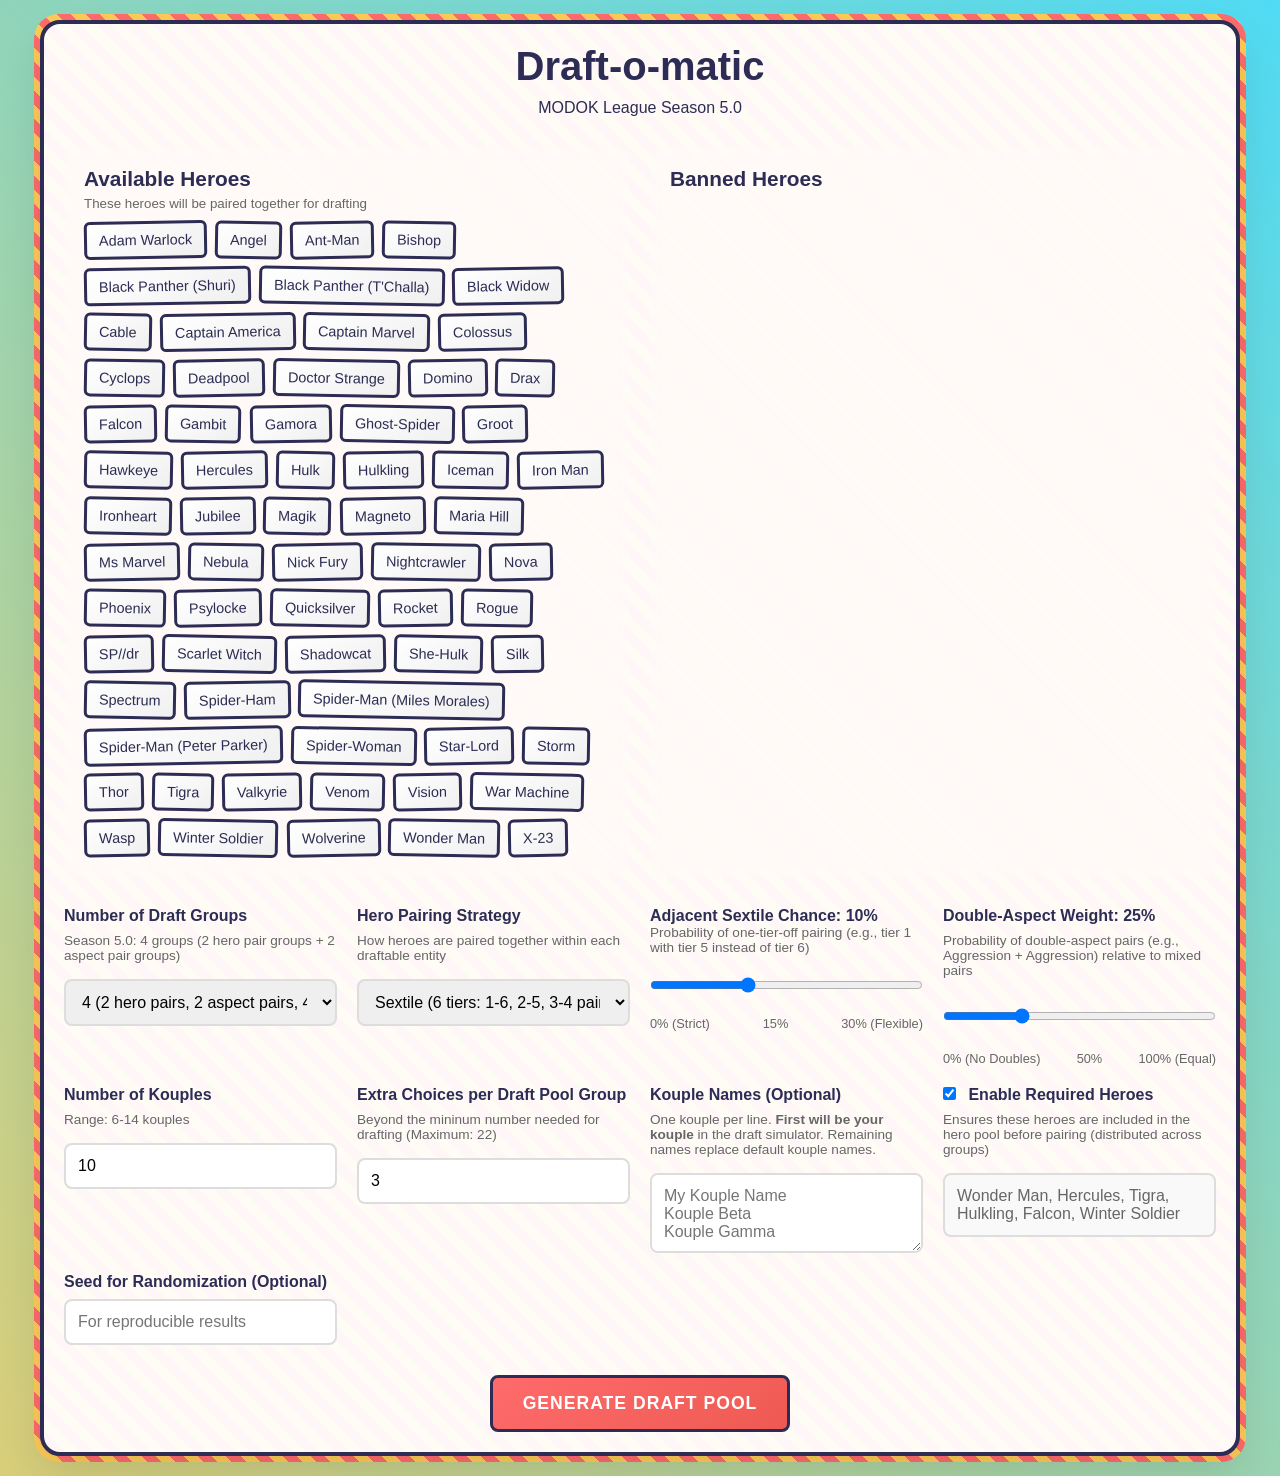
<file: s5/draft/index.html>
<!DOCTYPE html>
<html lang="en">
<head>
 <meta charset="UTF-8">
 <meta name="viewport" content="width=device-width, initial-scale=1.0">
 <title>MODOK League S5.0 Draft-o-matic</title>
 <link rel="stylesheet" href="css/styles.css">
</head>
<body>
 <div class="container">
   <div class="header">
     <h1>Draft-o-matic</h1>
     <p id="toolVersionDisplay">MODOK League Season 5.0</p>
   </div>

   <div class="hero-lists">
     <div class="hero-section">
       <h3>Available Heroes</h3>
       <small style="display: block; margin-top: -10px; margin-bottom: 10px; color: #666;">
         These heroes will be paired together for drafting
       </small>
       <div class="hero-grid" id="allHeroes"></div>
     </div>

     <div class="hero-section">
       <h3>Banned Heroes</h3>
       <div class="hero-grid" id="bannedHeroes"></div>
     </div>
   </div>

   <div class="controls">
     <div class="control-group">
       <label for="draftPoolGroups">Number of Draft Groups</label>
       <small style="color: #666; font-size: 0.85em; margin-bottom: 8px; display: block;">Season 5.0: 4 groups (2 hero pair groups + 2 aspect pair groups)</small>
       <select id="draftPoolGroups">
         <option value="4" selected>4 (2 hero pairs, 2 aspect pairs, 4 picks)</option>
        </select>
     </div>

     <!-- Season 5.0: NEW UI Controls for Hero Pairing -->
     <div class="control-group">
       <label for="pairingMode">Hero Pairing Strategy</label>
       <small style="color: #666; font-size: 0.85em; margin-bottom: 8px; display: block;">How heroes are paired together within each draftable entity</small>
       <select id="pairingMode" onchange="updatePairingModeDisplay()">
         <option value="sextile" selected>Sextile (6 tiers: 1-6, 2-5, 3-4 pairing)</option>
         <option value="quartile">Quartile (4 tiers: 1-4, 2-3 pairing)</option>
         <option value="random">Random Pairing</option>
       </select>
     </div>

     <div class="control-group" id="adjacentProbabilityControl" style="display: block;">
       <label for="adjacentProbability">
         Adjacent Sextile Chance: <span id="adjacentProbValue">10%</span>
       </label>
       <small style="color: #666; font-size: 0.85em; margin-bottom: 8px; display: block;">Probability of one-tier-off pairing (e.g., tier 1 with tier 5 instead of tier 6)</small>
       <input type="range" id="adjacentProbability" min="0" max="30" value="10" oninput="updateAdjacentProbability()" style="width: 100%;">
       <div style="display: flex; justify-content: space-between; font-size: 0.8em; color: #666; margin-top: 5px;">
         <span>0% (Strict)</span>
         <span>15%</span>
         <span>30% (Flexible)</span>
       </div>
     </div>

     <div class="control-group">
       <label for="doubleAspectWeight">
         Double-Aspect Weight: <span id="doubleAspectWeightValue">25%</span>
       </label>
       <small style="color: #666; font-size: 0.85em; margin-bottom: 8px; display: block;">Probability of double-aspect pairs (e.g., Aggression + Aggression) relative to mixed pairs</small>
       <input type="range" id="doubleAspectWeight" min="0" max="100" value="25" oninput="updateDoubleAspectWeight()" style="width: 100%;">
       <div style="display: flex; justify-content: space-between; font-size: 0.8em; color: #666; margin-top: 5px;">
         <span>0% (No Doubles)</span>
         <span>50%</span>
         <span>100% (Equal)</span>
       </div>
     </div>
     <!-- End Season 5.0 UI Controls -->

     <div class="control-group">
       <label for="teamsInput">Number of Kouples</label>
       <small style="color: #666; font-size: 0.85em; margin-bottom: 8px; display: block;">Range: 6-14 kouples</small>
       <input type="number" id="teamsInput" min="6" max="14" value="10">
     </div>

     <div class="control-group">
       <label for="extrasInput">Extra Choices per Draft Pool Group</label>
       <small id="extrasSubLabel" style="color: #666; font-size: 0.85em; margin-bottom: 8px; display: block;">Beyond the mininum number needed for drafting (Maximum: <span id="maxExtras">45</span>)</small>
       <input type="number" id="extrasInput" min="0" max="45" value="3">
     </div>


     <div class="control-group">
       <label for="teamListInput">Kouple Names (Optional)</label>
       <small style="color: #666; font-size: 0.85em; margin-bottom: 8px; display: block;">One kouple per line. <strong>First will be your kouple</strong> in the draft simulator. Remaining names replace default kouple names.</small>
       <textarea id="teamListInput" placeholder="My Kouple Name&#10;Kouple Beta&#10;Kouple Gamma&#10;..." style="padding: 12px; border: 2px solid #ddd; border-radius: 8px; font-size: 1rem; resize: vertical; min-height: 80px; font-family: inherit;"></textarea>
     </div>

     <div class="control-group">
       <label>
         <input type="checkbox" id="requireHeroesCheckbox" checked style="margin-right: 8px;">
         Enable Required Heroes
       </label>
       <small style="color: #666; font-size: 0.85em; margin-bottom: 8px; display: block;">Ensures these heroes are included in the hero pool before pairing (distributed across groups)</small>
       <textarea id="requiredHeroesDisplay" readonly style="padding: 12px; border: 2px solid #ddd; border-radius: 8px; font-size: 1rem; resize: none; min-height: 60px; font-family: inherit; background-color: #f9f9f9; color: #666;">Wonder Man, Hercules, Tigra, Hulkling, Falcon, Winter Soldier</textarea>
     </div>

     <div class="control-group">
       <label for="seedInput">Seed for Randomization (Optional)</label>
       <input type="text" id="seedInput" placeholder="For reproducible results">
     </div>
   </div>

   <div style="text-align: center;">
     <button class="btn" id="goButton">Generate Draft Pool</button>
   </div>

   <div class="results" id="results" style="display: none;">
     <div class="result-section">
       <h3>Hero Pool</h3>
       <div class="hero-grid" id="resultPool"></div>
     </div>

     <div class="result-section">
       <h3>Aspect Pairs Pool</h3>
       <div class="hero-grid" id="resultTraitsPool"></div>
     </div>

     <div class="result-section">
       <h3>Draft Bot Priority (Heroes)</h3>
       <div class="hero-grid" id="resultDraftBot"></div>
     </div>

     <div class="result-section">
       <h3>Draft Bot Priority (Aspect Pairs)</h3>
       <div class="hero-grid" id="resultDraftBotTraits"></div>
     </div>

     <div class="result-section">
       <h3>Draft Order</h3>
       <div class="draft-order" id="resultDraftOrder"></div>
     </div>

     <div class="result-section">
       <h3>Excluded Heroes</h3>
       <div class="hero-grid" id="resultExcluded"></div>
     </div>

     <div class="result-section">
       <h3 id="draftDescription">Each kouple drafts 2 heroes and 2 aspect pairs over 4 rounds</h3>
       <div id="draftRulesText" style="margin-top: 15px; padding: 15px; background: rgba(255, 255, 255, 0.1); border-radius: 8px; font-size: 0.9rem; line-height: 1.6;"></div>
       <div style="margin-top: 20px; display: grid; grid-template-columns: repeat(auto-fit, minmax(250px, 1fr)); gap: 20px;">
         <div>
           <label for="botRandomnessSlider" style="font-weight: 600; font-size: 1rem; display: block; margin-bottom: 8px;">
             <span id="roundPreferencesText">Chance to ignore round preferences (Hero R1&3, Aspects R2&4)</span>: <span id="botRandomnessValue">15%</span>
           </label>
           <input type="range" id="botRandomnessSlider" min="0" max="100" value="15" oninput="updateBotSettings()" style="width: 100%;">
           <div style="display: flex; justify-content: space-between; font-size: 0.8em; color: #666; margin-top: 5px;">
             <span>0% (Strict)</span>
             <span>50%</span>
             <span>100% (Random)</span>
           </div>
         </div>
         <div>
           <label for="botSurpriseSlider" style="font-weight: 600; font-size: 1rem; display: block; margin-bottom: 8px;">
             Chance for Surprise Picks (Ignore Tier Lists): <span id="botSurpriseValue">10%</span>
           </label>
           <input type="range" id="botSurpriseSlider" min="0" max="100" value="10" oninput="updateBotSettings()" style="width: 100%;">
           <div style="display: flex; justify-content: space-between; font-size: 0.8em; color: #666; margin-top: 5px;">
             <span>0% (Strategic)</span>
             <span>50%</span>
             <span>100% (Chaos)</span>
           </div>
         </div>
       </div>
       <div id="botStrategyDescription" style="margin-top: 15px; padding: 15px; background: rgba(255, 255, 255, 0.1); border-radius: 8px; font-size: 0.9rem; line-height: 1.6;"></div>
     </div>

     <div class="result-section" style="padding: 20px; border-radius: 10px; background: rgba(74, 144, 226, 0.1); backdrop-filter: blur(5px); display: flex; gap: 15px;">
       <button class="btn" onclick="exportDraftPool()">Export Draft Pool</button>
       <button class="btn" onclick="startDraftSimulator()" style="background: linear-gradient(145deg, #48dbfb, #0fb4e5);">Start Draft Simulator</button>
     </div>
   </div>

   <div id="draftSimulator" style="display: none; margin-top: 30px;">
     <div class="result-section">
       <h3>Current Draft Status</h3>
       <div id="draftStatus" style="padding: 20px; background: rgba(255,255,255,0.1); border-radius: 8px; font-size: 1rem; line-height: 1.8;"></div>
     </div>

     <div class="result-section">
       <h3>All Teams</h3>
       <div id="allTeamsDisplay" style="display: grid; grid-template-columns: repeat(auto-fit, minmax(300px, 1fr)); gap: 20px;"></div>
     </div>

     <div class="result-section">
       <h3>Available Choices</h3>
       <div id="availableItemsDisplay" style="display: grid; grid-template-columns: repeat(auto-fit, minmax(300px, 1fr)); gap: 20px;"></div>
     </div>

     <div class="result-section">
       <h3>Bot Priority (Remaining Heroes)</h3>
       <div class="hero-grid" id="botPriorityDisplay"></div>
     </div>

     <div class="result-section">
       <h3>Bot Priority (Remaining Aspect Pairs)</h3>
       <div class="hero-grid" id="botTraitsPriorityDisplay"></div>
     </div>
   </div>

   <div class="footer-note" id="footerNote" style="display: none;">
     <p>Seed used: <span id="displayedSeed"></span> | <a href="#" onclick="copyToClipboard(document.getElementById('displayedSeed').textContent); return false;">Copy Seed</a></p>
   </div>
 </div>

 <!-- JavaScript Files - Load in dependency order -->
 <script src="js/config.js"></script>
 <script src="js/globals.js"></script>
 <script src="js/data.js"></script>
 <script src="js/utils.js"></script>
 <script src="js/helpers.js"></script>
 <script src="js/tiers.js"></script>
 <script src="js/pairing.js"></script>
 <script src="js/pool.js"></script>
 <script src="js/legacy.js"></script>

 <script>
   // Helper function to copy text to clipboard
   function copyToClipboard(text) {
     var textarea = document.createElement('textarea');
     textarea.value = text;
     document.body.appendChild(textarea);
     textarea.select();
     document.execCommand('copy');
     document.body.removeChild(textarea);
     alert('Seed copied to clipboard!');
   }
 </script>
</body>
</html>
</file>
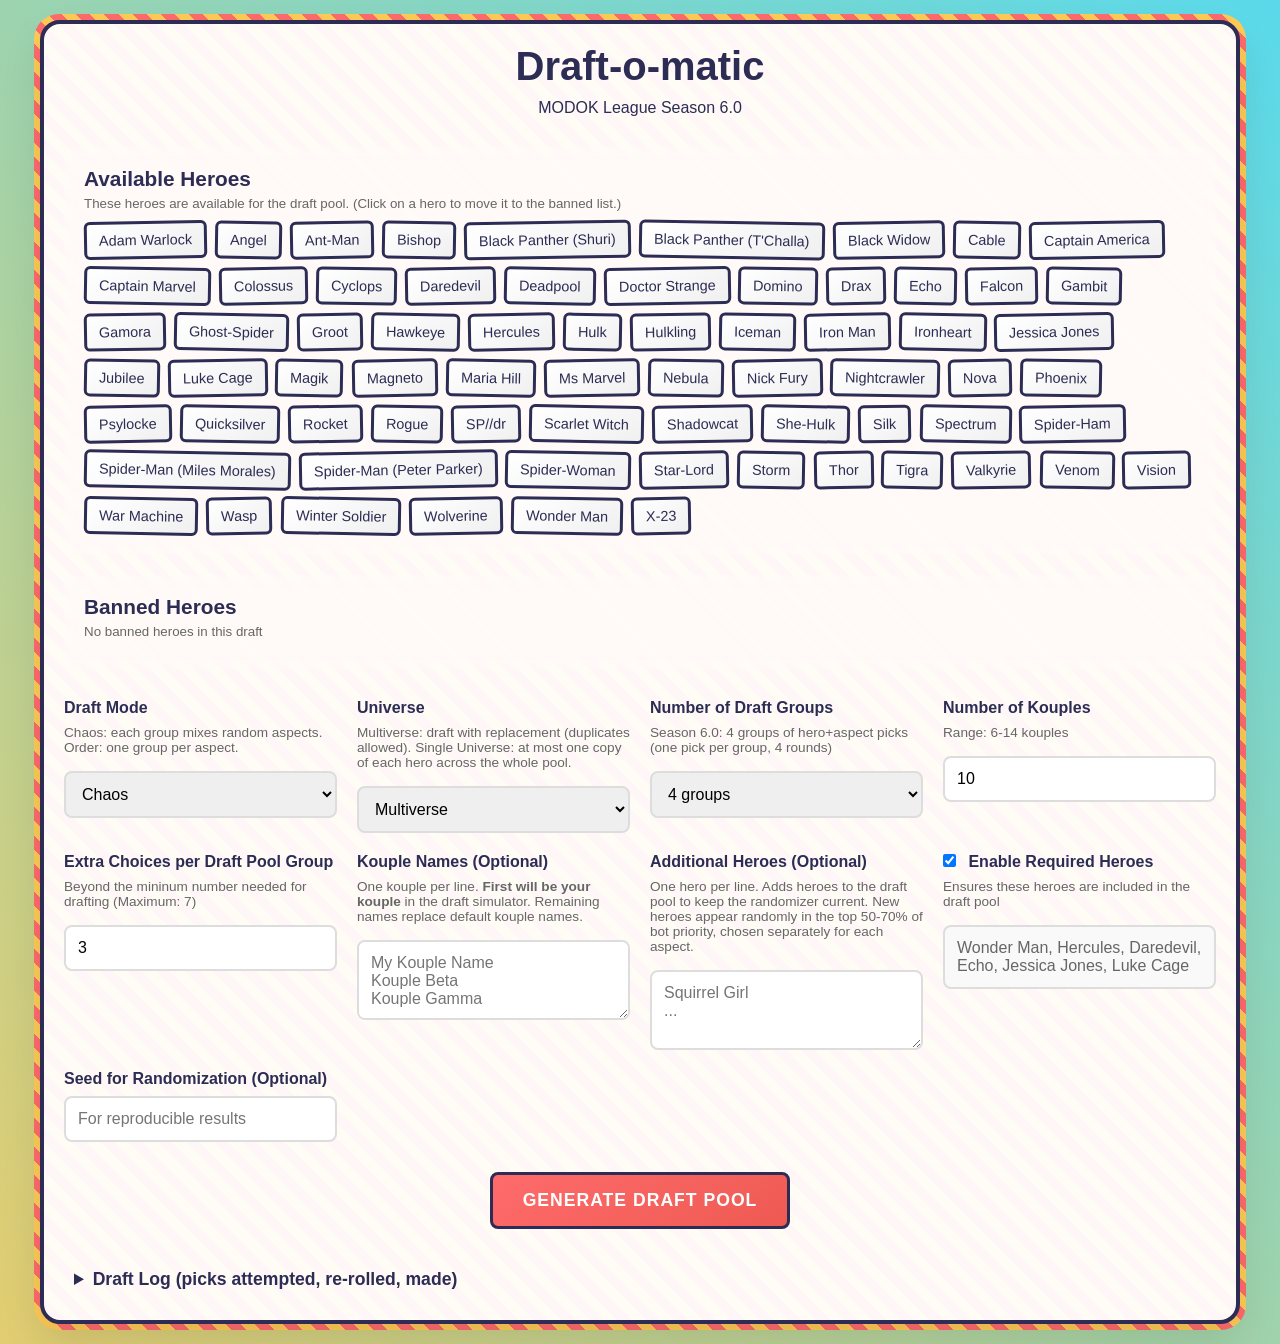
<file: s6/draft/index.html>
<!DOCTYPE html>
<html lang="en">
<head>
 <meta charset="UTF-8">
 <meta name="viewport" content="width=device-width, initial-scale=1.0">
 <title>MODOK League S6.0 Draft-o-matic</title>
 <link rel="stylesheet" href="css/styles.css">
</head>
<body>
 <div class="container">
   <div class="header">
     <h1>Draft-o-matic</h1>
     <p id="toolVersionDisplay">MODOK League Season 6.0</p>
   </div>

   <div class="hero-lists">
     <div class="hero-section">
       <h3>Available Heroes</h3>
       <small style="display: block; margin-top: -10px; margin-bottom: 10px; color: #666;">
         These heroes are available for the draft pool. (Click on a hero to move it to the banned list.)
       </small>
       <div class="hero-grid" id="allHeroes"></div>
     </div>

     <div class="hero-section">
       <h3>Banned Heroes</h3>
       <small id="bannedNote" style="display: block; margin-top: -10px; margin-bottom: 10px; color: #666;">No banned heroes in this draft</small>
       <div class="hero-grid" id="bannedHeroes"></div>
     </div>
   </div>

   <div class="controls">
     <!-- Season 6.0: Draft mode + universe toggles (front of the options) -->
     <div class="control-group">
       <label for="draftMode">Draft Mode</label>
       <small style="color: #666; font-size: 0.85em; margin-bottom: 8px; display: block;">Chaos: each group mixes random aspects. Order: one group per aspect.</small>
       <select id="draftMode">
         <option value="chaos" selected>Chaos</option>
         <option value="order">Order</option>
       </select>
     </div>

     <div class="control-group">
       <label for="universeMode">Universe</label>
       <small style="color: #666; font-size: 0.85em; margin-bottom: 8px; display: block;">Multiverse: draft with replacement (duplicates allowed). Single Universe: at most one copy of each hero across the whole pool.</small>
       <select id="universeMode">
         <option value="multiverse" selected>Multiverse</option>
         <option value="single">Single Universe</option>
       </select>
     </div>

     <div class="control-group">
       <label for="draftPoolGroups">Number of Draft Groups</label>
       <small style="color: #666; font-size: 0.85em; margin-bottom: 8px; display: block;">Season 6.0: 4 groups of hero+aspect picks (one pick per group, 4 rounds)</small>
       <select id="draftPoolGroups">
         <option value="4" selected>4 groups</option>
        </select>
     </div>

     <div class="control-group">
       <label for="teamsInput">Number of Kouples</label>
       <small style="color: #666; font-size: 0.85em; margin-bottom: 8px; display: block;">Range: 6-14 kouples</small>
       <input type="number" id="teamsInput" min="6" max="14" value="10">
     </div>

     <div class="control-group">
       <label for="extrasInput">Extra Choices per Draft Pool Group</label>
       <small id="extrasSubLabel" style="color: #666; font-size: 0.85em; margin-bottom: 8px; display: block;">Beyond the mininum number needed for drafting (Maximum: <span id="maxExtras">45</span>)</small>
       <input type="number" id="extrasInput" min="0" max="45" value="3">
     </div>


     <div class="control-group">
       <label for="teamListInput">Kouple Names (Optional)</label>
       <small style="color: #666; font-size: 0.85em; margin-bottom: 8px; display: block;">One kouple per line. <strong>First will be your kouple</strong> in the draft simulator. Remaining names replace default kouple names.</small>
       <textarea id="teamListInput" placeholder="My Kouple Name&#10;Kouple Beta&#10;Kouple Gamma&#10;..." style="padding: 12px; border: 2px solid #ddd; border-radius: 8px; font-size: 1rem; resize: vertical; min-height: 80px; font-family: inherit;"></textarea>
     </div>

     <div class="control-group">
       <label for="additionalHeroesInput">Additional Heroes (Optional)</label>
       <small style="color: #666; font-size: 0.85em; margin-bottom: 8px; display: block;">One hero per line. Adds heroes to the draft pool to keep the randomizer current. New heroes appear randomly in the top 50-70% of bot priority, chosen separately for each aspect.</small>
       <textarea id="additionalHeroesInput" oninput="syncAdditionalHeroes()" placeholder="Squirrel Girl&#10;..." style="padding: 12px; border: 2px solid #ddd; border-radius: 8px; font-size: 1rem; resize: vertical; min-height: 80px; font-family: inherit;"></textarea>
     </div>

     <div class="control-group">
       <label>
         <input type="checkbox" id="requireHeroesCheckbox" checked style="margin-right: 8px;">
         Enable Required Heroes
       </label>
       <small style="color: #666; font-size: 0.85em; margin-bottom: 8px; display: block;">Ensures these heroes are included in the draft pool</small>
       <textarea id="requiredHeroesDisplay" readonly placeholder="None for Season 6" style="padding: 12px; border: 2px solid #ddd; border-radius: 8px; font-size: 1rem; resize: none; min-height: 60px; font-family: inherit; background-color: #f9f9f9; color: #666;"></textarea>
     </div>

     <div class="control-group">
       <label for="seedInput">Seed for Randomization (Optional)</label>
       <input type="text" id="seedInput" placeholder="For reproducible results">
     </div>
   </div>

   <div style="text-align: center;">
     <button class="btn" id="goButton">Generate Draft Pool</button>
   </div>

   <div class="results" id="results" style="display: none;">
     <div class="result-section">
       <h3>Draft Pool</h3>
       <div class="hero-grid" id="resultPool"></div>
     </div>

     <div class="result-section">
       <h3>Draft Bot Priority</h3>
       <div class="hero-grid" id="resultDraftBot"></div>
     </div>

     <div class="result-section">
       <h3>Draft Order</h3>
       <div class="draft-order" id="resultDraftOrder"></div>
     </div>

     <div class="result-section">
       <h3>Excluded Heroes</h3>
       <div class="hero-grid" id="resultExcluded"></div>
     </div>

     <div class="result-section">
       <h3 id="draftDescription">Each kouple drafts 2 heroes and 2 aspect pairs over 4 rounds</h3>
       <div id="draftRulesText" style="margin-top: 15px; padding: 15px; background: rgba(255, 255, 255, 0.1); border-radius: 8px; font-size: 0.9rem; line-height: 1.6;"></div>
       <div style="margin-top: 20px; display: grid; grid-template-columns: repeat(auto-fit, minmax(250px, 1fr)); gap: 20px;">
         <div>
           <label for="botSurpriseSlider" style="font-weight: 600; font-size: 1rem; display: block; margin-bottom: 8px;">
             Chance for a Random Pick (ignore tier list): <span id="botSurpriseValue">10%</span>
           </label>
           <input type="range" id="botSurpriseSlider" min="0" max="100" value="10" oninput="updateBotSettings()" style="width: 100%;">
           <div style="display: flex; justify-content: space-between; font-size: 0.8em; color: #666; margin-top: 5px;">
             <span>0% (Strategic)</span>
             <span>50%</span>
             <span>100% (Chaos)</span>
           </div>
         </div>
         <div>
           <label for="botRePickSlider" style="font-weight: 600; font-size: 1rem; display: block; margin-bottom: 8px;">
             Chance to Re-pick a Duplicate Aspect: <span id="botRePickValue">50%</span>
           </label>
           <input type="range" id="botRePickSlider" min="0" max="95" value="50" oninput="updateBotSettings()" style="width: 100%;">
           <div style="display: flex; justify-content: space-between; font-size: 0.8em; color: #666; margin-top: 5px;">
             <span>0% (Allow dupes)</span>
             <span>50%</span>
             <span>95% (Avoid)</span>
           </div>
         </div>
       </div>
       <div id="botStrategyDescription" style="margin-top: 15px; padding: 15px; background: rgba(255, 255, 255, 0.1); border-radius: 8px; font-size: 0.9rem; line-height: 1.6;"></div>
     </div>

     <div class="result-section" style="padding: 20px; border-radius: 10px; background: rgba(74, 144, 226, 0.1); backdrop-filter: blur(5px); display: flex; gap: 15px;">
       <button class="btn" onclick="exportDraftPool()">Export Draft Pool</button>
       <button class="btn" onclick="startDraftSimulator()" style="background: linear-gradient(145deg, #48dbfb, #0fb4e5);">Start Draft Simulator</button>
     </div>
   </div>

   <div id="draftSimulator" style="display: none; margin-top: 30px;">
     <div class="result-section">
       <h3>Current Draft Status</h3>
       <div id="draftStatus" style="padding: 20px; background: rgba(255,255,255,0.1); border-radius: 8px; font-size: 1rem; line-height: 1.8;"></div>
     </div>

     <div class="result-section">
       <h3>All Teams</h3>
       <div id="allTeamsDisplay" style="display: grid; grid-template-columns: repeat(auto-fit, minmax(300px, 1fr)); gap: 20px;"></div>
     </div>

     <div class="result-section">
       <h3>Available Choices</h3>
       <div id="availableItemsDisplay" style="display: grid; grid-template-columns: repeat(auto-fit, minmax(300px, 1fr)); gap: 20px;"></div>
     </div>

     <div class="result-section">
       <h3>Bot Priority (win-rate order)</h3>
       <div class="hero-grid" id="botPriorityDisplay"></div>
     </div>
   </div>

   <div class="footer-note" id="footerNote" style="display: none;">
     <p>Seed used: <span id="displayedSeed"></span> | <a href="#" onclick="copyToClipboard(document.getElementById('displayedSeed').textContent); return false;">Copy Seed</a></p>
   </div>

   <details id="draftLogPanel" style="margin-top: 30px;">
     <summary style="cursor: pointer; font-weight: 600; font-size: 1.1rem; padding: 10px; color: #2c2c54;">Draft Log (picks attempted, re-rolled, made)</summary>
     <div id="draftLog" style="margin-top: 10px; max-height: 320px; overflow-y: auto; padding: 12px; background: rgba(0,0,0,0.05); border-radius: 8px; font-family: monospace; font-size: 0.85rem; line-height: 1.5; white-space: pre-wrap;"></div>
   </details>
 </div>

 <!-- JavaScript Files - Load in dependency order -->
 <script src="js/config.js"></script>
 <script src="js/globals.js"></script>
 <script src="js/data.js"></script>
 <script src="js/winrates.js"></script>
 <script src="js/utils.js"></script>
 <script src="js/helpers.js"></script>
 <script src="js/pool.js"></script>
 <script src="js/legacy.js"></script>

 <script>
   // Helper function to copy text to clipboard
   function copyToClipboard(text) {
     var textarea = document.createElement('textarea');
     textarea.value = text;
     document.body.appendChild(textarea);
     textarea.select();
     document.execCommand('copy');
     document.body.removeChild(textarea);
     alert('Seed copied to clipboard!');
   }
 </script>
</body>
</html>
</file>
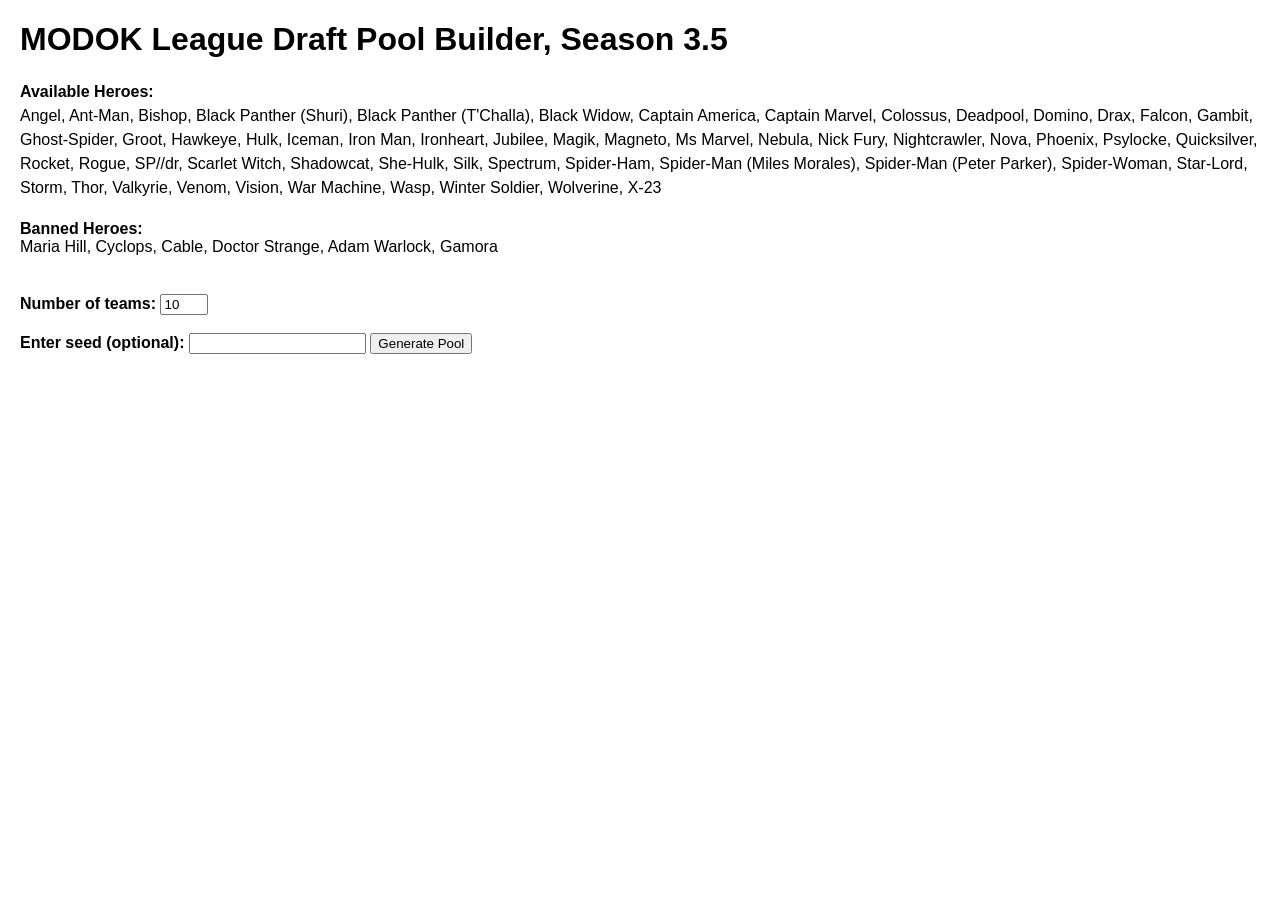
<file: s3.5/pool/index_no_aspect.html>
<!DOCTYPE html>
<html lang="en">
<head>
  <meta charset="UTF-8">
  <meta name="viewport" content="width=device-width, initial-scale=1.0">
  <title>MODOK League S3 Hero Pool Builder</title>
  <style>
    body {
      font-family: Arial, sans-serif;
      margin: 20px;
    }
    #heroesList {
      margin-bottom: 20px;
    }
    #result {
      margin-top: 20px;
    }
    .hero-list {
      margin: 20px 0;
      line-height: 1.5;
    }
    .hero-group {
      margin: 10px 0;
    }
    .banned-list {
      margin: 10px 0;
    }
    .footer-note {
      margin-top: 30px;
      font-size: 0.9em;
      color: #666;
      border-top: 1px solid #eee;
      padding-top: 10px;
      display: none; /* Hide by default */
    }
  </style>
</head>
<body>
  <h1>MODOK League Draft Pool Builder, Season 3.5</h1>
  
  <div class="hero-list">
    <strong>Available Heroes:</strong><br>
    <div id="allHeroes"></div>
  </div>
  <div class="banned-list">
    <strong>Banned Heroes:</strong><br>
    <div id="bannedHeroes"></div>
  </div>
  <div id="heroesList"></div>
  <br>

  <label for="teamsInput"><strong>Number of teams:</strong></label>
  <input type="number" id="teamsInput" min="6" max="10" value="10">
  <br><br>
  <label for="seedInput"><strong>Enter seed (optional):</strong></label>
  <input type="text" id="seedInput">
  <button id="goButton">Generate Pool</button>
  <div id="result"></div>

  <div class="footer-note" id="footerNote">
    Note: Draft-bot order is based on <a href = "https://www.youtube.com/watch?v=2bRm-ZxtNjM" target="_blank">Villain Theory's May, 2025 tierlist</a>
  </div>

  <script>
  // Banned: Spider-Woman
  const bannedHeroes = [
    'Maria Hill', 'Cyclops', 'Cable', 'Doctor Strange', 'Adam Warlock', 'Gamora'
  ];

  // Bot draft order based on Villain Theory
  const draftOrder = [
    // Ludicrously Powerful
    'Spider-Ham', 'Cable', 'Cyclops', 'Storm', 'Magik', 'Psylocke', 'Maria Hill',
    // Immensely Powerful
    'Bishop', 'Spider-Man (Peter Parker)', 'Doctor Strange', 'Spider-Man (Miles Morales)',
    'Captain Marvel', 'Scarlet Witch', 'X-23', 'Deadpool',
    // Extremely Powerful
    'Black Panther (Shuri)', 'Magneto', 'Ironheart', 'Vision', 'Captain America', 
    'Domino', 'Angel', 'Shadowcat', 'Nova',
    // Very Powerful
    'Nick Fury', 'Iron Man', 'Silk', 'Spider-Woman', 'SP//dr',
    'Phoenix', 'Wolverine', 'Venom', 'Rogue', "Black Panther (T'Challa)",
    // Powerful
    'Ant-Man', 'Star-Lord', 'Spectrum', 'Colossus', 'Jubilee', 
    'Gambit', 'Iceman', 'Rocket',
    // New and not enough info
    'Falcon', 'Winter Soldier',
    // Usually Powerful
    'Adam Warlock', 'Gamora', 'Ghost-Spider', 'Drax', 'Black Widow', 'Nightcrawler', 'Wasp',
    // Often Powerful
    'Ms Marvel', 'Nebula', 'She-Hulk', 'Thor', 'War Machine', 'Quicksilver',
    // Sometimes Powerful
    'Hawkeye', 'Groot', 'Valkyrie', 'Hulk'
  ];

  // Filter out banned heroes from the draft order first
  const filteredDraftOrder = draftOrder.filter(hero => !bannedHeroes.includes(hero));

  // Alphabetical of the filtered draft order list
  const marvelHeroes = [...filteredDraftOrder].sort();

  // console.log('Filtered Draft Order:', filteredDraftOrder);
  // console.log('Alphabetical Marvel Heroes:', marvelHeroes);

    // Display all heroes and banned heroes on page load
    document.getElementById('allHeroes').innerHTML = marvelHeroes.join(', ');
    document.getElementById('bannedHeroes').innerHTML = bannedHeroes.join(', ');

    class Random {
      constructor(seed = Math.random()) {
        this.seed = this.hash(seed.toString());
      }

      hash(str) {
        let hash = 0;
        for (let i = 0; i < str.length; i++) {
          const char = str.charCodeAt(i);
          hash = ((hash << 5) - hash) + char;
          hash = hash & hash;
        }
        return hash;
      }

      next() {
        this.seed = (1664525 * this.seed + 1013904223) >>> 0;
        return this.seed / 0xFFFFFFFF;
      }
    }

    function shuffleArray(array, rng) {
      for (let i = array.length - 1; i > 0; i--) {
        const j = Math.floor(rng.next() * (i + 1));
        [array[i], array[j]] = [array[j], array[i]];
      }
    }

    document.getElementById('goButton').addEventListener('click', function() {
      const seedInput = document.getElementById('seedInput').value;
      const rng = new Random(seedInput || Math.random());
      
      const numberOfTeams = parseInt(document.getElementById('teamsInput').value);
      const numberOfHeroes = 2 * numberOfTeams + 15;

      if (numberOfHeroes > marvelHeroes.length) {
        document.getElementById('result').innerText = 'Not enough heroes available for the given number of teams.';
        return;
      }

      const heroesPool = [...marvelHeroes];
      shuffleArray(heroesPool, rng);

      const selectedHeroes = heroesPool.slice(0, numberOfHeroes).sort();
      const excludedHeroes = heroesPool.slice(numberOfHeroes).sort();
      
      const draftBot = draftOrder.filter(hero => selectedHeroes.includes(hero));

      const teams = Array.from({ length: numberOfTeams }, (_, i) => `Team ${String.fromCharCode(65 + i)}`);
      shuffleArray(teams, rng);

      document.getElementById('result').innerHTML = 
        `<div class="hero-group">
          <strong>Hero Pool (${numberOfHeroes} heroes):</strong><br>
          ${selectedHeroes.join(', ')}
        </div><br>
        <strong>Draft-bot:</strong><br>${draftBot.join(', ')}<br><br>
        <strong>Draft order:</strong><br>${teams.join('<br>')}<br><br>
        <strong>Excluded Heroes:</strong><br>${excludedHeroes.join(', ')}`;
      
      // Make the footnote visible
      document.getElementById('footerNote').style.display = 'block';
    });
  </script>
</body>
</html>
</file>
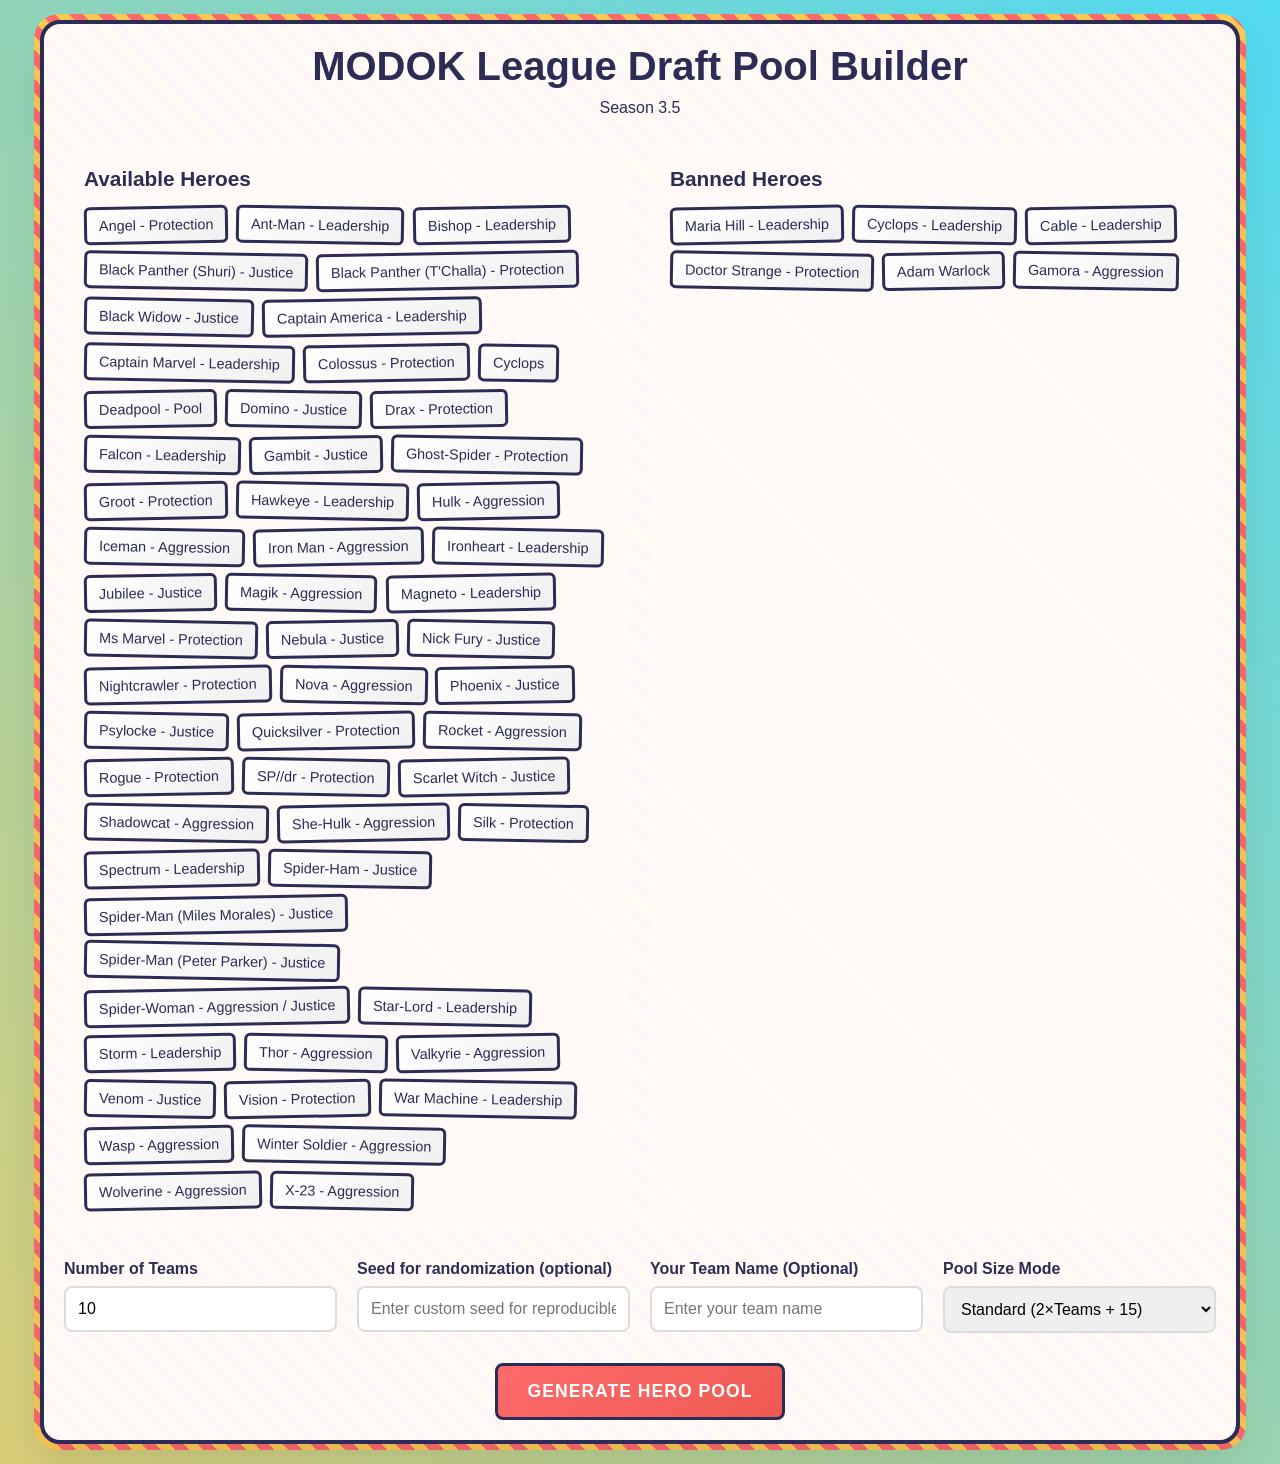
<file: s3.5/pool/index_pre_sim.html>
<!DOCTYPE html>
<html lang="en">
<head>
  <meta charset="UTF-8">
  <meta name="viewport" content="width=device-width, initial-scale=1.0">
  <title>MODOK League S3 Hero Pool Builder - Enhanced</title>
  <style>
    * {
      margin: 0;
      padding: 0;
      box-sizing: border-box;
    }

    body {
      background: linear-gradient(45deg, #ff6b6b, #feca57, #48dbfb, #ff9ff3);
      background-size: 400% 400%;
      animation: comicBg 15s ease infinite;
      color: #2c2c54;
      font-family: 'Comic Sans MS', cursive, sans-serif;
      transition: all 0.3s ease;
      min-height: 100vh;
    }

    @keyframes comicBg {
      0% { background-position: 0% 50%; }
      50% { background-position: 100% 50%; }
      100% { background-position: 0% 50%; }
    }

    .container {
      max-width: 1200px;
      margin: 0 auto;
      padding: 20px;
      background: rgba(255, 255, 255, 0.95);
      border: 4px solid #2c2c54;
      border-radius: 20px;
      position: relative;
      box-shadow: 0 20px 40px rgba(0,0,0,0.1);
      margin-top: 20px;
      margin-bottom: 20px;
    }

    .container::before {
      content: '';
      position: absolute;
      top: -10px;
      left: -10px;
      right: -10px;
      bottom: -10px;
      background: repeating-linear-gradient(
        45deg,
        #ff6b6b,
        #ff6b6b 10px,
        #feca57 10px,
        #feca57 20px
      );
      border-radius: 25px;
      z-index: -1;
    }

    .header {
      text-align: center;
      margin-bottom: 30px;
    }

    .header h1 {
      font-size: 2.5rem;
      margin-bottom: 10px;
      font-weight: 700;
    }

    .controls {
      display: grid;
      grid-template-columns: repeat(auto-fit, minmax(250px, 1fr));
      gap: 20px;
      margin-bottom: 30px;
    }

    .control-group {
      display: flex;
      flex-direction: column;
      gap: 8px;
    }

    .control-group label {
      font-weight: 600;
      font-size: 1rem;
    }

    .control-group input, .control-group select {
      padding: 12px;
      border: 2px solid #ddd;
      border-radius: 8px;
      font-size: 1rem;
      transition: all 0.3s ease;
    }

    .control-group input:focus, .control-group select:focus {
      outline: none;
      border-color: #4a90e2;
      box-shadow: 0 0 0 3px rgba(74, 144, 226, 0.1);
    }

    .btn {
      padding: 15px 30px;
      background: linear-gradient(145deg, #ff6b6b, #ee5a52);
      color: white;
      border: 3px solid #2c2c54;
      border-radius: 8px;
      font-size: 1.1rem;
      font-weight: bold;
      cursor: pointer;
      transition: all 0.3s ease;
      text-transform: uppercase;
      letter-spacing: 1px;
    }

    .btn:hover {
      background: linear-gradient(145deg, #ee5a52, #e54646);
      transform: translateY(-2px);
      box-shadow: 0 10px 20px rgba(0,0,0,0.2);
    }

    .hero-lists {
      display: grid;
      grid-template-columns: repeat(auto-fit, minmax(300px, 1fr));
      gap: 20px;
      margin-bottom: 30px;
    }

    .hero-section {
      padding: 20px;
      border-radius: 10px;
      background: rgba(255,255,255,0.1);
      backdrop-filter: blur(5px);
    }

    .hero-section h3 {
      margin-bottom: 15px;
      font-size: 1.3rem;
      font-weight: 600;
    }

    .hero-grid {
      display: flex;
      flex-wrap: wrap;
      gap: 8px;
    }

    .hero-card {
      padding: 8px 12px;
      background: linear-gradient(145deg, #fff, #f0f0f0);
      border: 3px solid #2c2c54;
      border-radius: 6px;
      font-size: 0.9rem;
      transition: all 0.3s ease;
      cursor: default;
      transform: rotate(-1deg);
    }

    .hero-card:nth-child(even) {
      transform: rotate(1deg);
    }

    .hero-card:hover {
      transform: rotate(0deg) scale(1.05);
      box-shadow: 0 10px 20px rgba(0,0,0,0.3);
    }

    .results {
      margin-top: 30px;
    }

    .result-section {
      margin-bottom: 25px;
      padding: 20px;
      border-radius: 10px;
      background: rgba(255,255,255,0.1);
      backdrop-filter: blur(5px);
    }

    .result-section h3 {
      margin-bottom: 15px;
      font-size: 1.3rem;
      font-weight: 600;
      color: #2c2c54;
    }

    .draft-order {
      display: grid;
      grid-template-columns: repeat(auto-fit, minmax(120px, 1fr));
      gap: 10px;
    }

    .team-card {
      padding: 12px;
      text-align: center;
      background: rgba(74, 144, 226, 0.1);
      border-radius: 8px;
      font-weight: 600;
      border: 2px solid rgba(74, 144, 226, 0.3);
    }

    .footer-note {
      margin-top: 30px;
      padding: 15px;
      background: rgba(0,0,0,0.1);
      border-radius: 8px;
      font-size: 0.9rem;
      text-align: center;
      display: none;
    }

    .footer-note a {
      color: #2c2c54;
      text-decoration: none;
      font-weight: 600;
    }

    .footer-note a:hover {
      text-decoration: underline;
    }

    @media (max-width: 768px) {
      .container {
        padding: 15px;
        margin: 10px;
      }
      
      .header h1 {
        font-size: 2rem;
      }
      
      .controls {
        grid-template-columns: 1fr;
      }
      
      .hero-lists {
        grid-template-columns: 1fr;
      }
    }
  </style>
</head>
<body>
  <div class="container">
    <div class="header">
      <h1>MODOK League Draft Pool Builder</h1>
      <p>Season 3.5</p>
    </div>

    <div class="hero-lists">
      <div class="hero-section">
        <h3>Available Heroes</h3>
        <div class="hero-grid" id="allHeroes"></div>
      </div>
      
      <div class="hero-section">
        <h3>Banned Heroes</h3>
        <div class="hero-grid" id="bannedHeroes"></div>
      </div>
    </div>

    <div class="controls">
      <div class="control-group">
        <label for="teamsInput">Number of Teams</label>
        <input type="number" id="teamsInput" min="6" max="10" value="10">
      </div>
      
      <div class="control-group">
        <label for="seedInput">Seed for randomization (optional)</label>
        <input type="text" id="seedInput" placeholder="Enter custom seed for reproducible results">
      </div>
      
      <div class="control-group">
        <label for="userTeamName">Your Team Name (Optional)</label>
        <input type="text" id="userTeamName" placeholder="Enter your team name">
      </div>
      
      <div class="control-group">
        <label for="poolSize">Pool Size Mode</label>
        <select id="poolSize">
          <option value="standard">Standard (2×Teams + 15)</option>
          <option value="large">Large (2×Teams + 25)</option>
          <option value="custom">Custom</option>
        </select>
      </div>
      
      <div class="control-group" id="customPoolGroup" style="display: none;">
        <label for="customPoolSize">Custom Pool Size</label>
        <input type="number" id="customPoolSize" min="10" max="70" value="35">
        <small style="color: #666; font-size: 0.85em; margin-top: 4px;">Maximum available: <span id="maxPoolSize">0</span> heroes</small>
      </div>
    </div>

    <div style="text-align: center;">
      <button class="btn" id="goButton">Generate Hero Pool</button>
    </div>

    <div class="results" id="results" style="display: none;">
      <div class="result-section">
        <h3>Hero Pool</h3>
        <div class="hero-grid" id="resultPool"></div>
      </div>
      
      <div class="result-section">
        <h3>Draft Bot Order</h3>
        <div class="hero-grid" id="resultDraftBot"></div>
      </div>
      
      <div class="result-section">
        <h3>Team Draft Order</h3>
        <div class="draft-order" id="resultDraftOrder"></div>
      </div>
      
      <div class="result-section">
        <h3>Excluded Heroes</h3>
        <div class="hero-grid" id="resultExcluded"></div>
      </div>
      
      <div style="text-align: center; margin-top: 30px; padding: 20px;">
        <button class="btn" id="startDraftButton" onclick="startDraftSimulator()" style="font-size: 1rem; padding: 12px 25px;">
          🎯 Start Draft Simulator
        </button>
      </div>
    </div>

    <div class="draft-setup" id="draftSetup" style="display: none;">
      <div class="result-section">
        <h3>🎯 Draft Simulator - Setup</h3>
        <div style="padding: 20px;">
          <div style="background: rgba(255, 107, 107, 0.1); padding: 20px; border-radius: 10px; margin-bottom: 20px; border: 2px solid #ff6b6b;">
            <h4 style="margin-bottom: 10px; color: #ff6b6b;">Your Team</h4>
            <p style="font-size: 1.2rem; font-weight: bold;" id="playerTeamDisplay"></p>
          </div>
          
          <div style="background: rgba(72, 219, 251, 0.1); padding: 20px; border-radius: 10px; margin-bottom: 20px; border: 2px solid #48dbfb;">
            <h4 style="margin-bottom: 15px; color: #48dbfb;">Draft Information</h4>
            <p style="margin-bottom: 10px;">Heroes available for draft: <strong id="heroCountDisplay"></strong></p>
            <p>Teams participating: <strong id="teamCountDisplay"></strong></p>
          </div>
          
          <div style="background: rgba(160, 160, 160, 0.1); padding: 20px; border-radius: 10px; margin-bottom: 20px; border: 2px solid #a0a0a0;">
            <h4 style="margin-bottom: 15px; color: #2c2c54;">All Teams' Picks (Draft Order)</h4>
            <div id="allTeamsPicksDisplay">
              <p style="color: #666; font-style: italic;">Draft not started</p>
            </div>
          </div>
          
          <div style="background: rgba(254, 202, 87, 0.1); padding: 20px; border-radius: 10px; margin-bottom: 30px; border: 2px solid #feca57;">
            <h4 style="margin-bottom: 15px; color: #2c2c54;">Team Draft Order</h4>
            <div id="draftOrderDisplay" style="display: grid; grid-template-columns: repeat(auto-fit, minmax(150px, 1fr)); gap: 10px;"></div>
          </div>
          
          <div style="background: rgba(138, 43, 226, 0.1); padding: 20px; border-radius: 10px; margin-bottom: 20px; border: 2px solid #8A2BE2; text-align: center;">
            <h4 style="margin-bottom: 10px; color: #8A2BE2; font-size: 1.2rem;">Draft Status</h4>
            <p id="draftStatusMessage" style="font-size: 1.1rem; font-weight: bold; color: #2c2c54;">🎯 Your Turn - Click a hero to draft!</p>
          </div>
          
          <div style="background: rgba(144, 238, 144, 0.1); padding: 20px; border-radius: 10px; margin-bottom: 20px; border: 2px solid #90EE90;">
            <h4 style="margin-bottom: 15px; color: #2c2c54;">Available Heroes for Draft</h4>
            <div id="availableHeroesDisplay" style="display: flex; flex-wrap: wrap; gap: 8px;"></div>
          </div>
          
          <div style="background: rgba(138, 43, 226, 0.1); padding: 20px; border-radius: 10px; margin-bottom: 20px; border: 2px solid #8A2BE2;">
            <h4 style="margin-bottom: 15px; color: #2c2c54;">Bot Priority</h4>
            <div id="botPriorityDisplay" style="display: flex; flex-wrap: wrap; gap: 8px;"></div>
          </div>
          
          <div style="background: rgba(255, 193, 7, 0.1); padding: 15px; border-radius: 8px; margin-bottom: 30px; border: 1px solid #ffc107;">
            <p style="color: #2c2c54; font-size: 0.9rem; margin: 0; text-align: center;">
              <strong>Bot Team Strategy:</strong> Other teams pick strategically 85% of the time (from top 5 priority heroes with weighted probability: 1st choice 41%, 2nd choice 27%, 3rd choice 18%, 4th choice 12%, 5th choice 8%) and make wildcard picks 15% of the time (random from any available hero).
            </p>
          </div>
        </div>
      </div>
    </div>

    <div class="footer-note" id="footerNote">
      Draft-bot order is based on <a href="https://www.youtube.com/watch?v=2bRm-ZxtNjM" target="_blank">Villain Theory's May 2025 tierlist</a>
    </div>
  </div>

  <script>
    // Banned heroes
    const bannedHeroes = [
      'Maria Hill - Leadership', 'Cyclops - Leadership', 'Cable - Leadership', 
      'Doctor Strange - Protection', 'Adam Warlock', 'Gamora - Aggression'
    ];

    // Bot draft order based on Villain Theory
    const draftOrder = [
      // Ludicrously Powerful
      'Spider-Ham - Justice', 'Cable - Leadership', 'Cyclops', 'Storm - Leadership', 'Magik - Aggression', 'Psylocke - Justice', 'Maria Hill - Leadership',
      // Immensely Powerful
      'Bishop - Leadership', 'Spider-Man (Peter Parker) - Justice', 'Doctor Strange - Protection', 'Spider-Man (Miles Morales) - Justice',
      'Captain Marvel - Leadership', 'Scarlet Witch - Justice', 'X-23 - Aggression', 'Deadpool - Pool',
      // Extremely Powerful
      'Black Panther (Shuri) - Justice', 'Magneto - Leadership', 'Ironheart - Leadership', 'Vision - Protection', 'Captain America - Leadership', 
      'Domino - Justice', 'Angel - Protection', 'Shadowcat - Aggression', 'Nova - Aggression',
      // Very Powerful
      'Nick Fury - Justice', 'Iron Man - Aggression', 'Silk - Protection', 'Spider-Woman - Aggression / Justice', 'SP//dr - Protection',
      'Phoenix - Justice', 'Wolverine - Aggression', 'Venom - Justice', 'Rogue - Protection', "Black Panther (T'Challa) - Protection",
      // Powerful
      'Ant-Man - Leadership', 'Star-Lord - Leadership', 'Spectrum - Leadership', 'Colossus - Protection', 'Jubilee - Justice', 
      'Gambit - Justice', 'Iceman - Aggression', 'Rocket - Aggression',
      // New and not enough info
      'Falcon - Leadership', 'Winter Soldier - Aggression',
      // Usually Powerful
      'Adam Warlock', 'Gamora - Aggression', 'Ghost-Spider - Protection', 'Drax - Protection', 'Black Widow - Justice', 'Nightcrawler - Protection', 'Wasp - Aggression',
      // Often Powerful
      'Ms Marvel - Protection', 'Nebula - Justice', 'She-Hulk - Aggression', 'Thor - Aggression', 'War Machine - Leadership', 'Quicksilver - Protection',
      // Sometimes Powerful
      'Hawkeye - Leadership', 'Groot - Protection', 'Valkyrie - Aggression', 'Hulk - Aggression'
    ];

    // Filter out banned heroes from the draft order
    const filteredDraftOrder = draftOrder.filter(hero => !bannedHeroes.includes(hero));
    const marvelHeroes = [...filteredDraftOrder].sort();

    // Team name pools for each position
    const teamNamePools = {
      0: ['Aaron Davis', 'Abigail Brand', 'Adrian Toomes', 'Amora', 'Arnim Zola'], // Team A
      1: ['Betty Ross', 'Bullseye', 'Bruno Carrelli', 'Baron Mordo', 'Beetle', 'Black Tom Cassidy', 'Black Swan', 'Boomerang', 'Betty Brant'], // Team B
      2: ['Calvin Zabo', 'Cassandra Nova', 'Curt Connors', 'Clea', 'Carl "Crusher" Creel', 'Cassie Lang', 'Colleen Wing'], // Team C
      3: ['Doctor Doom', 'Donald Pierce', 'Dormammu', 'Daken', 'Danny Rand', 'Donald Blake'], // Team D
      4: ['Edwin Jarvis', 'Elektra', 'Emil Blonsky', 'Everett Ross', 'Ebony Maw', 'Eddie Brock', 'Exodus', 'Ego the Living Planet'], // Team E
      5: ['Felicia Hardy', 'Fin Fang Foom', 'Frank Castle', 'Franklin Richards', 'Frigga', 'Foggy Nelson'], // Team F
      6: ['Gwen Stacy', 'George Stacy', 'Gorgon', 'Giganto', 'Gilgamesh', 'Grandmaster', 'Gorr'], // Team G
      7: ['Harry Osborn', 'Howard Stark', 'Hope Pym', 'Hobgoblin', 'Helmut Zemo', 'Happy Hogan', 'Howard the Duck', 'Husk', 'High Evolutionary'], // Team H
      8: ['Illyana Rasputin', 'Imperial Guard', 'Iron Fist'], // Team I
      9: ['J Jonah Jameson', 'Janet Van Dyne', 'Jessica Jones', 'Jacosta', 'Jamie Madrox', 'Jimmy Woo', 'Johnny Blaze', 'Jessica Drew'], // Team J
      10: ['Karnak', 'Kurt Wagner', 'Kitty Pryde', 'Kaluu', 'Kamala Khan', 'Kang the Conqueror', 'Kid Omega', 'Killmonger', 'Kingpin', 'Klaw'], // Team K
      11: ['Laufey', 'Leo Fitz', 'Lucia von Bardas', 'Luke Cage', 'Loki', 'Lizard', 'Lorna Dane', 'Logan'] // Team L
    };

    // Random number generator with improved seed support
    class Random {
      constructor(seed = Math.random()) {
        // Handle string seeds by converting to a hash
        if (typeof seed === 'string') {
          this.seed = this.stringToHash(seed);
        } else {
          this.seed = this.hash(seed.toString());
        }
      }

      stringToHash(str) {
        if (str === '') return 0;
        
        let hash = 0;
        for (let i = 0; i < str.length; i++) {
          const char = str.charCodeAt(i);
          hash = ((hash << 5) - hash) + char;
          hash = hash & hash; // Convert to 32-bit integer
        }
        
        // Ensure positive number
        return Math.abs(hash);
      }

      hash(str) {
        let hash = 0;
        for (let i = 0; i < str.length; i++) {
          const char = str.charCodeAt(i);
          hash = ((hash << 5) - hash) + char;
          hash = hash & hash;
        }
        return Math.abs(hash);
      }

      next() {
        this.seed = (1664525 * this.seed + 1013904223) >>> 0;
        return this.seed / 0xFFFFFFFF;
      }
    }

    function shuffleArray(array, rng) {
      for (let i = array.length - 1; i > 0; i--) {
        const j = Math.floor(rng.next() * (i + 1));
        [array[i], array[j]] = [array[j], array[i]];
      }
    }

    // Initialize display
    document.getElementById('allHeroes').innerHTML = marvelHeroes.map(hero => 
      `<div class="hero-card">${hero}</div>`
    ).join('');
    
    document.getElementById('bannedHeroes').innerHTML = bannedHeroes.map(hero => 
      `<div class="hero-card">${hero}</div>`
    ).join('');
    
    // Update max pool size indicator
    document.getElementById('maxPoolSize').textContent = marvelHeroes.length;

    // Pool size change handler
    document.getElementById('poolSize').addEventListener('change', function() {
      const customGroup = document.getElementById('customPoolGroup');
      if (this.value === 'custom') {
        customGroup.style.display = 'block';
      } else {
        customGroup.style.display = 'none';
      }
    });

    // Generate pool
    document.getElementById('goButton').addEventListener('click', function() {
      const seedInput = document.getElementById('seedInput').value;
      const rng = new Random(seedInput || Math.random());
      
      const numberOfTeams = parseInt(document.getElementById('teamsInput').value);
      const poolSizeMode = document.getElementById('poolSize').value;
      
      let numberOfHeroes;
      switch (poolSizeMode) {
        case 'standard':
          numberOfHeroes = 2 * numberOfTeams + 15;
          break;
        case 'large':
          numberOfHeroes = 2 * numberOfTeams + 25;
          break;
        case 'custom':
          numberOfHeroes = parseInt(document.getElementById('customPoolSize').value);
          break;
      }

      if (numberOfHeroes > marvelHeroes.length) {
        return;
      }

      const heroesPool = [...marvelHeroes];
      shuffleArray(heroesPool, rng);

      const selectedHeroes = heroesPool.slice(0, numberOfHeroes).sort();
      const excludedHeroes = heroesPool.slice(numberOfHeroes).sort();
      
      const draftBot = draftOrder.filter(hero => selectedHeroes.includes(hero));

      const userTeamName = document.getElementById('userTeamName').value.trim();
      const numberOfActualTeams = userTeamName ? numberOfTeams - 1 : numberOfTeams;
      
      const teams = Array.from({ length: numberOfActualTeams }, (_, i) => {
        // Use the default pools
        if (teamNamePools[i]) {
          // Use random name from the pool for this team position
          const namePool = [...teamNamePools[i]];
          const randomIndex = Math.floor(rng.next() * namePool.length);
          return namePool[randomIndex];
        } else {
          // Fall back to letter naming for teams without custom pools
          return `Team ${String.fromCharCode(65 + i)}`;
        }
      });
      
      // Add user's team name if provided (before randomization)
      if (userTeamName) {
        teams.push(userTeamName);
      }
      
      // Shuffle the teams array to randomize draft order
      shuffleArray(teams, rng);

      // Display results
      document.getElementById('resultPool').innerHTML = selectedHeroes.map(hero => 
        `<div class="hero-card">${hero}</div>`
      ).join('');
      
      document.getElementById('resultDraftBot').innerHTML = draftBot.map(hero => 
        `<div class="hero-card">${hero}</div>`
      ).join('');
      
      document.getElementById('resultDraftOrder').innerHTML = teams.map((team, index) => 
        `<div class="team-card">${index + 1}. ${team}</div>`
      ).join('');
      
      document.getElementById('resultExcluded').innerHTML = excludedHeroes.map(hero => 
        `<div class="hero-card">${hero}</div>`
      ).join('');

      document.getElementById('results').style.display = 'block';
      document.getElementById('footerNote').style.display = 'block';
      
      // Smooth scroll to results
      document.getElementById('results').scrollIntoView({ behavior: 'smooth' });
    });

    // Track draft state
    let currentTurnIndex = 0;
    let currentRound = 1;
    let maxRounds = 2;
    let draftOrderTeams = [];
    let playerTeamName = '';
    let teamPicks = {};
    let isPlayerTurn = false;
    let draftedHeroes = [];
    let allHeroes = [];

    // Simple draft simulator navigation functions
    function startDraftSimulator() {
      // Get the data we need from the generated results
      const userTeamName = document.getElementById('userTeamName').value.trim();
      const heroCards = document.getElementById('resultPool').children;
      const teamCards = document.getElementById('resultDraftOrder').children;
      
      // Determine player team name
      let playerTeam = userTeamName;
      if (!playerTeam) {
        // Find the team that comes from the "A" team pool
        const aTeamPool = ['Aaron Davis', 'Abigail Brand', 'Adrian Toomes', 'Amora', 'Arnim Zola'];
        
        for (let i = 0; i < teamCards.length; i++) {
          const teamText = teamCards[i].textContent;
          const teamName = teamText.split('. ')[1];
          
          if (aTeamPool.includes(teamName)) {
            playerTeam = teamName;
            break;
          }
        }
        
        // Fallback to first team if somehow no A team found
        if (!playerTeam && teamCards.length > 0) {
          const firstTeamText = teamCards[0].textContent;
          playerTeam = firstTeamText.split('. ')[1];
        }
      }
      
      // Store all heroes for tracking
      allHeroes = [];
      draftedHeroes = [];
      for (let i = 0; i < heroCards.length; i++) {
        allHeroes.push(heroCards[i].textContent);
      }
      
      // Store team information for draft order
      playerTeamName = playerTeam;
      draftOrderTeams = [];
      teamPicks = {};
      for (let i = 0; i < teamCards.length; i++) {
        const teamText = teamCards[i].textContent;
        const teamName = teamText.split('. ')[1];
        draftOrderTeams.push(teamName);
        teamPicks[teamName] = [];
      }
      
      // Start with first team in draft order
      currentTurnIndex = 0;
      currentRound = 1;
      isPlayerTurn = (draftOrderTeams[currentTurnIndex] === playerTeamName);
      
      // Initialize displays
      updateAllTeamsDisplay();
      
      // Update the display elements if they exist
      const playerDisplay = document.getElementById('playerTeamDisplay');
      const heroDisplay = document.getElementById('heroCountDisplay');
      const teamDisplay = document.getElementById('teamCountDisplay');
      const draftDisplay = document.getElementById('draftOrderDisplay');
      const availableHeroesDisplay = document.getElementById('availableHeroesDisplay');
      
      if (playerDisplay) playerDisplay.textContent = playerTeam || 'Unknown Team';
      if (heroDisplay) heroDisplay.textContent = heroCards.length;
      if (teamDisplay) teamDisplay.textContent = teamCards.length;
      
      // Show available heroes for drafting (with greyed out support)
      if (availableHeroesDisplay && heroCards.length > 0) {
        let heroesHtml = '';
        for (let i = 0; i < heroCards.length; i++) {
          const heroName = heroCards[i].textContent;
          heroesHtml += `<div class="hero-card" data-hero="${heroName}" style="border: 2px solid #90EE90; background: linear-gradient(145deg, #f0fff0, #e8f5e8); cursor: pointer;" onclick="draftHero('${heroName.replace(/'/g, "\\'")}')">${heroName}</div>`;
        }
        availableHeroesDisplay.innerHTML = heroesHtml;
      } else if (availableHeroesDisplay) {
        availableHeroesDisplay.innerHTML = '<p style="color: #666; text-align: center;">No heroes available</p>';
      }
      
      // Update bot priority display
      updateBotPriorityDisplay();
      
      // Show team draft order
      if (draftDisplay) {
        let draftOrderHtml = '';
        for (let i = 0; i < teamCards.length; i++) {
          const teamText = teamCards[i].textContent;
          const teamName = teamText.split('. ')[1];
          const isPlayerTeam = (teamName === playerTeam);
          
          draftOrderHtml += `<div style="padding: 8px; background: ${isPlayerTeam ? 'rgba(255, 107, 107, 0.2)' : 'rgba(255,255,255,0.3)'}; border-radius: 6px; text-align: center; font-weight: ${isPlayerTeam ? 'bold' : 'normal'}; border: ${isPlayerTeam ? '2px solid #ff6b6b' : '1px solid #ddd'};">
            ${teamText}
          </div>`;
        }
        draftDisplay.innerHTML = draftOrderHtml;
      }
      
      // Show draft setup below existing results
      const draftSetup = document.getElementById('draftSetup');
      if (draftSetup) {
        draftSetup.style.display = 'block';
        draftSetup.scrollIntoView({ behavior: 'smooth' });
      }
      
      // Start the draft
      updateDraftStatus();
      if (!isPlayerTurn) {
        setTimeout(processNextTurn, 1000);
      }
    }
    
    // Update bot priority display
    function updateBotPriorityDisplay() {
      const botPriorityDisplay = document.getElementById('botPriorityDisplay');
      if (!botPriorityDisplay) return;
      
      // Get all heroes from draft bot order that are in the current pool
      const botPriorityInPool = draftOrder.filter(hero => allHeroes.includes(hero));
      
      if (botPriorityInPool.length > 0) {
        let botHtml = '';
        for (let i = 0; i < botPriorityInPool.length; i++) {
          const heroName = botPriorityInPool[i];
          const isDrafted = draftedHeroes.includes(heroName);
          
          if (isDrafted) {
            // Greyed out style for drafted heroes - with not-allowed cursor
            botHtml += `<div class="hero-card" style="border: 2px solid #ccc; background: #f0f0f0; color: #888; opacity: 0.6; font-size: 0.85rem; cursor: not-allowed;">${heroName}</div>`;
          } else {
            // Normal purple styling for available heroes - now clickable
            botHtml += `<div class="hero-card" data-hero="${heroName}" style="border: 2px solid #8A2BE2; background: linear-gradient(145deg, #f8f0ff, #e8d5ff); font-size: 0.85rem; cursor: pointer;" onclick="draftHero('${heroName.replace(/'/g, "\\'")}')">${heroName}</div>`;
          }
        }
        botPriorityDisplay.innerHTML = botHtml;
      } else {
        botPriorityDisplay.innerHTML = '<p style="color: #666; text-align: center; font-style: italic;">No bot priority heroes in current pool</p>';
      }
    }
    
    // Update all teams picks display
    function updateAllTeamsDisplay() {
      const allTeamsDisplay = document.getElementById('allTeamsPicksDisplay');
      if (!allTeamsDisplay) return;
      
      let teamsHtml = '';
      for (let i = 0; i < draftOrderTeams.length; i++) {
        const teamName = draftOrderTeams[i];
        const isPlayer = (teamName === playerTeamName);
        const isCurrentTurn = (i === currentTurnIndex);
        const picks = teamPicks[teamName] || [];
        
        // Different styling for player vs AI teams and current turn
        const bgColor = isPlayer ? 'rgba(255, 140, 0, 0.2)' : 'rgba(255,255,255,0.3)';
        const borderColor = isPlayer ? '#ff8c00' : (isCurrentTurn ? '#8A2BE2' : '#ddd');
        const borderWidth = isCurrentTurn ? '3px' : '2px';
        
        // Show round indicator for current turn
        const roundText = isCurrentTurn ? ` (Round ${currentRound})` : '';
        
        teamsHtml += `<div style="margin-bottom: 15px; padding: 15px; background: ${bgColor}; border-radius: 8px; border: ${borderWidth} solid ${borderColor};">
          <h5 style="margin-bottom: 10px; color: #2c2c54; font-weight: 600;">
            ${i + 1}. ${teamName} ${isPlayer ? '(You)' : ''} ${isCurrentTurn ? '← Current Turn' + roundText : ''}
          </h5>
          <div style="display: flex; flex-wrap: wrap; gap: 6px;">`;
        
        if (picks.length > 0) {
          for (let j = 0; j < picks.length; j++) {
            const heroCardStyle = isPlayer ? 
              'border: 2px solid #ff8c00; background: linear-gradient(145deg, #fff8dc, #ffeaa7);' :
              'border: 1px solid #808080; background: linear-gradient(145deg, #f8f8f8, #e8e8e8);';
            teamsHtml += `<div class="hero-card" style="${heroCardStyle} font-size: 0.85rem;">${picks[j]}</div>`;
          }
        } else {
          teamsHtml += '<p style="color: #666; font-style: italic; font-size: 0.9rem;">No picks yet</p>';
        }
        
        teamsHtml += '</div></div>';
      }
      
      allTeamsDisplay.innerHTML = teamsHtml;
    }
    
    // Update draft status message
    function updateDraftStatus() {
      const statusMessage = document.getElementById('draftStatusMessage');
      if (!statusMessage) return;
      
      const currentTeam = draftOrderTeams[currentTurnIndex];
      
      if (isPlayerTurn) {
        statusMessage.textContent = `🎯 Your Turn (Round ${currentRound}) - Click a hero to draft!`;
        statusMessage.style.color = '#2c2c54';
      } else {
        statusMessage.textContent = `⏳ ${currentTeam} is picking (Round ${currentRound})...`;
        statusMessage.style.color = '#8A2BE2';
      }
      
      // Update available heroes display to reflect clickability
      // Note: Keeping simple approach to avoid code display issues
    }

    // Simple draft hero function
    function draftHero(heroName) {
      // Only allow drafting on player's turn and if hero not already drafted
      if (!isPlayerTurn || draftedHeroes.includes(heroName)) return;
      
      const currentTeam = draftOrderTeams[currentTurnIndex];
      
      // Add hero to current team's picks and drafted list
      teamPicks[currentTeam].push(heroName);
      draftedHeroes.push(heroName);
      
      // Mark hero as drafted using simple style changes in both sections
      const availableHeroesDisplay = document.getElementById('availableHeroesDisplay');
      if (availableHeroesDisplay) {
        const heroCards = availableHeroesDisplay.children;
        for (let i = 0; i < heroCards.length; i++) {
          if (heroCards[i].getAttribute('data-hero') === heroName) {
            heroCards[i].style.border = '2px solid #ccc';
            heroCards[i].style.background = '#f0f0f0';
            heroCards[i].style.color = '#888';
            heroCards[i].style.cursor = 'not-allowed';
            heroCards[i].style.opacity = '0.6';
            heroCards[i].removeAttribute('onclick');
            break;
          }
        }
      }
      
      // Also update bot priority display to reflect the pick
      updateBotPriorityDisplay();
      
      // Update displays
      updateAllTeamsDisplay();
      updateBotPriorityDisplay();
      
      // Advance to next turn
      advanceTurn();
    }
    
    // Advance to next turn (snake draft format)
    function advanceTurn() {
      if (currentRound === 1) {
        // Round 1: normal order
        currentTurnIndex++;
        if (currentTurnIndex >= draftOrderTeams.length) {
          // End of round 1, start round 2 in reverse
          currentRound = 2;
          currentTurnIndex = draftOrderTeams.length - 1;
        }
      } else if (currentRound === 2) {
        // Round 2: reverse order
        currentTurnIndex--;
        if (currentTurnIndex < 0) {
          // Draft complete
          const statusMessage = document.getElementById('draftStatusMessage');
          if (statusMessage) {
            statusMessage.textContent = '🎉 Draft Complete!';
            statusMessage.style.color = '#28a745';
          }
          return;
        }
      }
      
      isPlayerTurn = (draftOrderTeams[currentTurnIndex] === playerTeamName);
      
      updateDraftStatus();
      updateAllTeamsDisplay();
      
      // If it's AI turn, process it
      if (!isPlayerTurn) {
        setTimeout(processNextTurn, 1500);
      }
    }
    
    // Process AI turn
    function processNextTurn() {
      if (isPlayerTurn) return;
      
      // Check if draft is complete (2 rounds max)
      if (currentRound > maxRounds) return;
      
      const currentTeam = draftOrderTeams[currentTurnIndex];
      
      // Get available heroes (not yet drafted)
      const availableHeroes = allHeroes.filter(hero => !draftedHeroes.includes(hero));
      
      if (availableHeroes.length === 0) {
        // No heroes left
        const statusMessage = document.getElementById('draftStatusMessage');
        if (statusMessage) {
          statusMessage.textContent = '🎉 Draft Complete!';
          statusMessage.style.color = '#28a745';
        }
        return;
      }
      
      let aiPick = null;
      
      // 15% chance for wildcard pick, 85% chance for strategic pick
      if (Math.random() < 0.15) {
        // Wildcard pick: completely random from available heroes
        const randomIndex = Math.floor(Math.random() * availableHeroes.length);
        aiPick = availableHeroes[randomIndex];
      } else {
        // Strategic pick: choose from top 5 priority heroes with weighted probability
        const availablePriorityHeroes = draftOrder.filter(hero => availableHeroes.includes(hero));
        
        if (availablePriorityHeroes.length > 0) {
          // Pick from top 5 available priority heroes (or fewer if not enough available)
          const topChoices = availablePriorityHeroes.slice(0, Math.min(5, availablePriorityHeroes.length));
          
          // Create weighted selection - each rank is 1.5 times as likely as the next
          // Rank 1 gets weight 1.5^4, Rank 2 gets 1.5^3, Rank 3 gets 1.5^2, Rank 4 gets 1.5^1, Rank 5 gets 1.5^0
          const weights = [];
          for (let i = 0; i < topChoices.length; i++) {
            weights.push(Math.pow(1.5, topChoices.length - 1 - i));
          }
          
          // Calculate total weight
          const totalWeight = weights.reduce((sum, weight) => sum + weight, 0);
          
          // Generate random number and select based on weighted probability
          const random = Math.random() * totalWeight;
          let cumulativeWeight = 0;
          
          for (let i = 0; i < topChoices.length; i++) {
            cumulativeWeight += weights[i];
            if (random <= cumulativeWeight) {
              aiPick = topChoices[i];
              break;
            }
          }
        } else {
          // Fallback: random pick if no priority heroes available
          const randomIndex = Math.floor(Math.random() * availableHeroes.length);
          aiPick = availableHeroes[randomIndex];
        }
      }
      
      if (aiPick) {
        // Add to team's picks and drafted list
        teamPicks[currentTeam].push(aiPick);
        draftedHeroes.push(aiPick);
        
        // Mark hero as drafted using simple style changes in both sections
        const availableHeroesDisplay = document.getElementById('availableHeroesDisplay');
        if (availableHeroesDisplay) {
          const heroCards = availableHeroesDisplay.children;
          for (let i = 0; i < heroCards.length; i++) {
            if (heroCards[i].getAttribute('data-hero') === aiPick) {
              heroCards[i].style.border = '2px solid #ccc';
              heroCards[i].style.background = '#f0f0f0';
              heroCards[i].style.color = '#888';
              heroCards[i].style.cursor = 'not-allowed';
              heroCards[i].style.opacity = '0.6';
              heroCards[i].removeAttribute('onclick');
              break;
            }
          }
        }
        
        // Update displays and advance turn
        updateAllTeamsDisplay();
        updateBotPriorityDisplay();
        advanceTurn();
      }
    }
  </script>
</body>
</html>
</file>
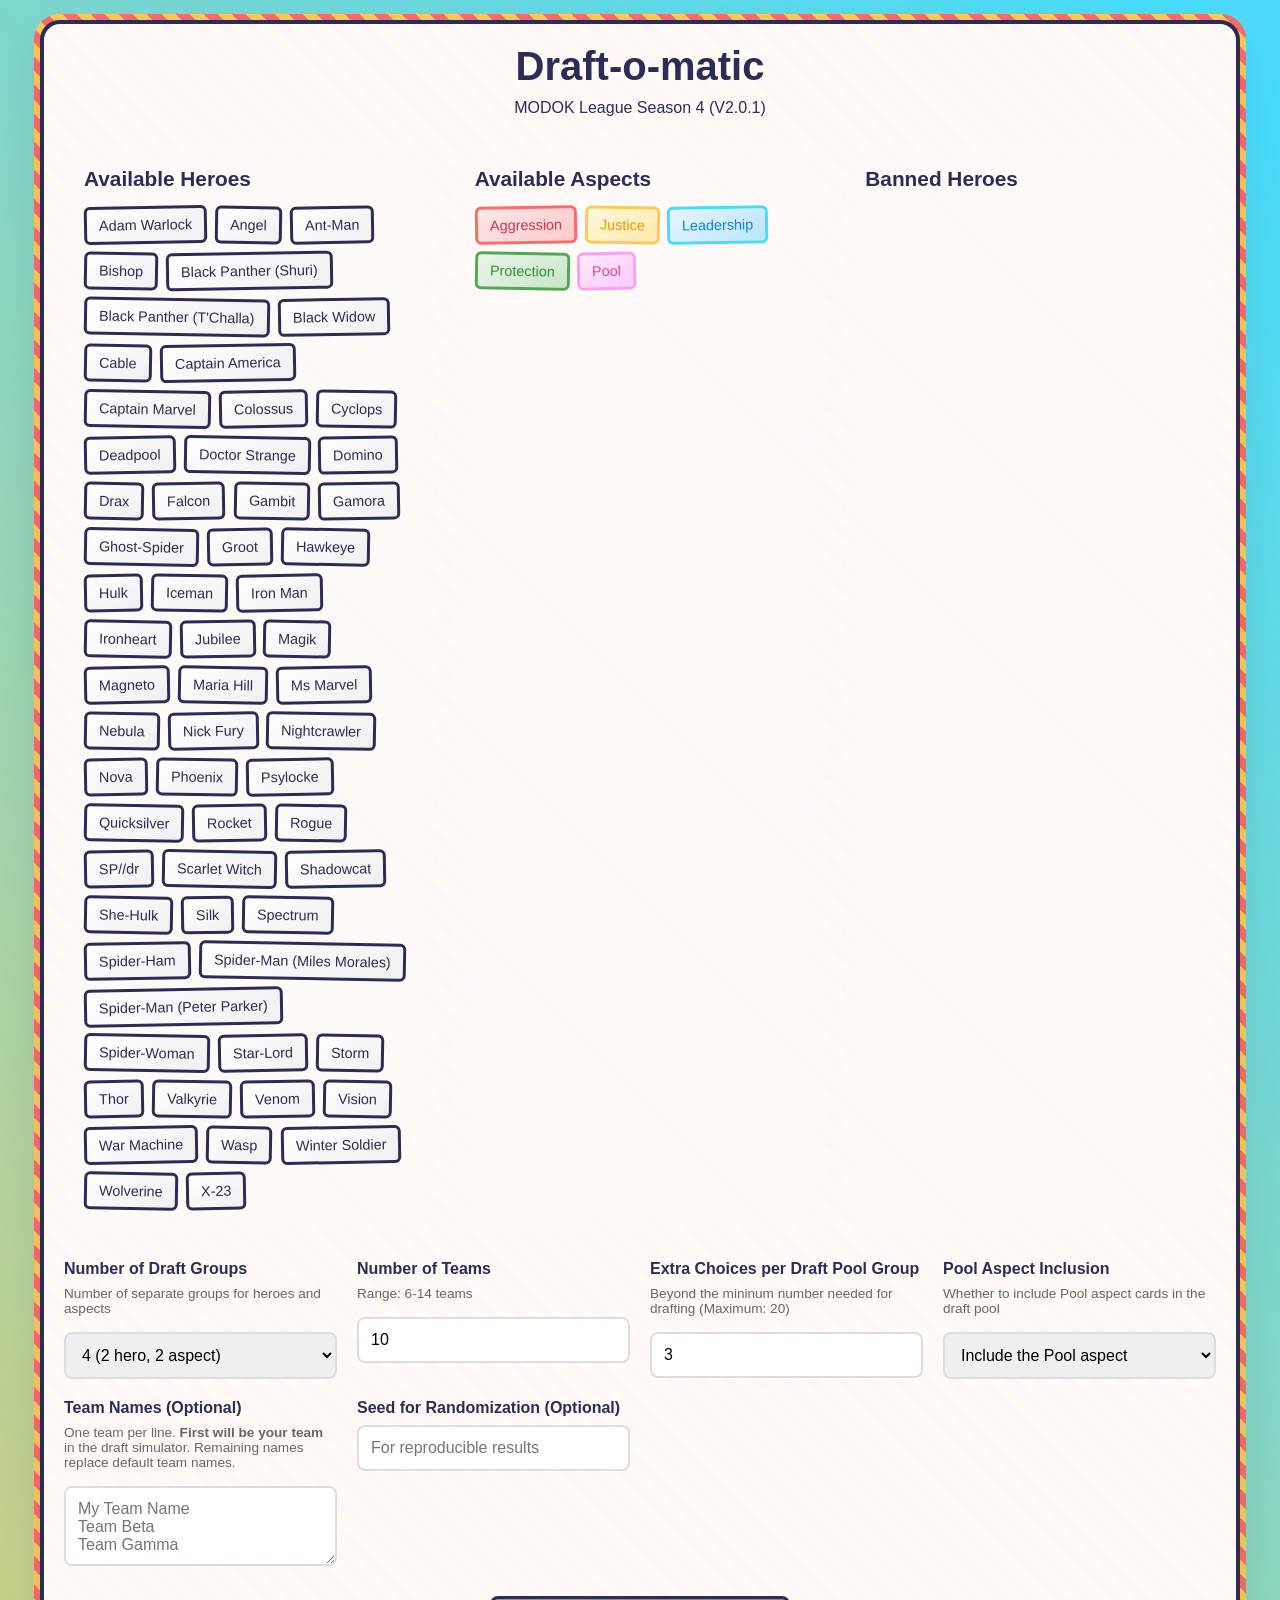
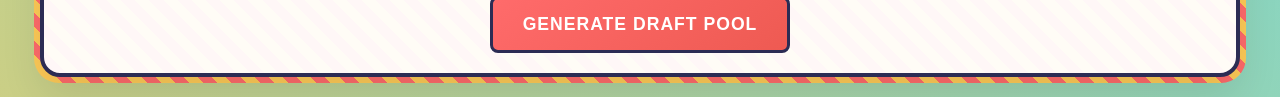
<file: s4/draft/index - V2.0.9.html>
<!DOCTYPE html>
<html lang="en">
<head>
 <meta charset="UTF-8">
 <meta name="viewport" content="width=device-width, initial-scale=1.0">
 <title>MODOK League S4 Hero Pool Builder - Enhanced</title>
 <style>
   * {
     margin: 0;
     padding: 0;
     box-sizing: border-box;
   }

   body {
     background: linear-gradient(45deg, #ff6b6b, #feca57, #48dbfb, #ff9ff3);
     background-size: 400% 400%;
     animation: comicBg 15s ease infinite;
     color: #2c2c54;
     font-family: 'Comic Sans MS', 'Comic Sans', 'Chalkboard SE', 'Marker Felt', sans-serif;
     transition: all 0.3s ease;
     min-height: 100vh;
   }

   @keyframes comicBg {
     0% { background-position: 0% 50%; }
     50% { background-position: 100% 50%; }
     100% { background-position: 0% 50%; }
   }

   .container {
     max-width: 1200px;
     margin: 0 auto;
     padding: 20px;
     background: rgba(255, 255, 255, 0.95);
     border: 4px solid #2c2c54;
     border-radius: 20px;
     position: relative;
     box-shadow: 0 20px 40px rgba(0,0,0,0.1);
     margin-top: 20px;
     margin-bottom: 20px;
   }

   .container::before {
     content: '';
     position: absolute;
     top: -10px;
     left: -10px;
     right: -10px;
     bottom: -10px;
     background: repeating-linear-gradient(
       45deg,
       #ff6b6b,
       #ff6b6b 10px,
       #feca57 10px,
       #feca57 20px
     );
     border-radius: 25px;
     z-index: -1;
   }

   .header {
     text-align: center;
     margin-bottom: 30px;
   }

   .header h1 {
     font-size: 2.5rem;
     margin-bottom: 10px;
     font-weight: 700;
   }

   .controls {
     display: grid;
     grid-template-columns: repeat(auto-fit, minmax(250px, 1fr));
     gap: 20px;
     margin-bottom: 30px;
   }

   .control-group {
     display: flex;
     flex-direction: column;
     gap: 8px;
   }

   .control-group label {
     font-weight: 600;
     font-size: 1rem;
   }

   .control-group input, .control-group select, .control-group textarea {
     padding: 12px;
     border: 2px solid #ddd;
     border-radius: 8px;
     font-size: 1rem;
     transition: all 0.3s ease;
   }

   .control-group input:focus, .control-group select:focus, .control-group textarea:focus {
     outline: none;
     border-color: #4a90e2;
     box-shadow: 0 0 0 3px rgba(74, 144, 226, 0.1);
   }

   .btn {
     padding: 15px 30px;
     background: linear-gradient(145deg, #ff6b6b, #ee5a52);
     color: white;
     border: 3px solid #2c2c54;
     border-radius: 8px;
     font-size: 1.1rem;
     font-weight: bold;
     cursor: pointer;
     transition: all 0.3s ease;
     text-transform: uppercase;
     letter-spacing: 1px;
   }

   .btn:hover {
     background: linear-gradient(145deg, #ee5a52, #e54646);
     transform: translateY(-2px);
     box-shadow: 0 10px 20px rgba(0,0,0,0.2);
   }

   .hero-lists {
     display: grid;
     grid-template-columns: repeat(auto-fit, minmax(300px, 1fr));
     gap: 20px;
     margin-bottom: 30px;
   }

   .hero-section {
     padding: 20px;
     border-radius: 10px;
     background: rgba(255,255,255,0.1);
     backdrop-filter: blur(5px);
   }

   .hero-section h3 {
     margin-bottom: 15px;
     font-size: 1.3rem;
     font-weight: 600;
   }

   .hero-grid {
     display: flex;
     flex-wrap: wrap;
     gap: 8px;
   }

   .hero-card {
     padding: 8px 12px;
     background: linear-gradient(145deg, #fff, #f0f0f0);
     border: 3px solid #2c2c54;
     border-radius: 6px;
     font-size: 0.9rem;
     transition: all 0.3s ease;
     cursor: default;
     transform: rotate(-1deg);
   }

   .hero-card:nth-child(even) {
     transform: rotate(1deg);
   }

   .hero-card:hover {
     transform: rotate(0deg) scale(1.05);
     box-shadow: 0 10px 20px rgba(0,0,0,0.3);
   }

   .results {
     margin-top: 30px;
   }

   .result-section {
     margin-bottom: 25px;
     padding: 20px;
     border-radius: 10px;
     background: rgba(255,255,255,0.1);
     backdrop-filter: blur(5px);
   }

   .result-section h3 {
     margin-bottom: 15px;
     font-size: 1.3rem;
     font-weight: 600;
     color: #2c2c54;
   }

   .draft-order {
     display: grid;
     grid-template-columns: repeat(auto-fit, minmax(120px, 1fr));
     gap: 10px;
   }

   .team-card {
     padding: 12px;
     text-align: center;
     background: rgba(74, 144, 226, 0.1);
     border-radius: 8px;
     font-weight: 600;
     border: 2px solid rgba(74, 144, 226, 0.3);
   }

   .footer-note {
     margin-top: 30px;
     padding: 15px;
     background: rgba(0,0,0,0.1);
     border-radius: 8px;
     font-size: 0.9rem;
     text-align: center;
     display: none;
   }

   .footer-note a {
     color: #2c2c54;
     text-decoration: none;
     font-weight: 600;
   }

   .footer-note a:hover {
     text-decoration: underline;
   }

   @media (max-width: 768px) {
     .container {
       padding: 15px;
       margin: 10px;
     }
     
     .header h1 {
       font-size: 2rem;
     }
     
     .controls {
       grid-template-columns: 1fr;
     }
     
     .hero-lists {
       grid-template-columns: 1fr;
     }
   }
 </style>
</head>
<body>
 <div class="container">
   <div class="header">
     <h1>Draft-o-matic</h1>
     <p id="toolVersionDisplay">MODOK League Season 4 (V1.0.5)</p>
   </div>

   <div class="hero-lists">
     <div class="hero-section">
       <h3>Available Heroes</h3>
       <div class="hero-grid" id="allHeroes"></div>
     </div>
     
     <div class="hero-section">
       <h3>Available Aspects</h3>
       <div class="hero-grid" id="allAspects"></div>
     </div>
     
     <div class="hero-section">
       <h3>Banned Heroes</h3>
       <div class="hero-grid" id="bannedHeroes"></div>
     </div>
   </div>

   <div class="controls">
     <div class="control-group">
       <label for="draftPoolGroups">Number of Draft Groups</label>
       <small style="color: #666; font-size: 0.85em; margin-bottom: 8px; display: block;">Number of separate groups for heroes and aspects</small>
       <select id="draftPoolGroups">
         <option value="4">4 (2 hero, 2 aspect)</option>
         <option value="2">2 (1 hero, 1 aspect)</option>
        <option value="5">5 (3 hero, 2 aspect, 5 picks)</option>
       </select>
     </div>
     
     <div class="control-group">
       <label for="teamsInput">Number of Teams</label>
       <small style="color: #666; font-size: 0.85em; margin-bottom: 8px; display: block;">Range: 6-14 teams</small>
       <input type="number" id="teamsInput" min="6" max="14" value="10">
     </div>
     
     <div class="control-group">
       <label for="extrasInput">Extra Choices per Draft Pool Group</label>
       <small id="extrasSubLabel" style="color: #666; font-size: 0.85em; margin-bottom: 8px; display: block;">Beyond the mininum number needed for drafting (Maximum: <span id="maxExtras">45</span>)</small>
       <input type="number" id="extrasInput" min="0" max="45" value="3">
     </div>
     
     <div class="control-group">
       <label for="poolAspectSetting">Pool Aspect Inclusion</label>
       <small style="color: #666; font-size: 0.85em; margin-bottom: 8px; display: block;">Whether to include Pool aspect cards in the draft pool</small>
       <select id="poolAspectSetting">
         <option value="include">Include the Pool aspect</option>
         <option value="exclude">Exclude the Pool aspect</option>
       </select>
     </div>
     
     <div class="control-group">
       <label for="teamListInput">Team Names (Optional)</label>
       <small style="color: #666; font-size: 0.85em; margin-bottom: 8px; display: block;">One team per line. <strong>First will be your team</strong> in the draft simulator. Remaining names replace default team names.</small>
       <textarea id="teamListInput" placeholder="My Team Name&#10;Team Beta&#10;Team Gamma&#10;..." style="padding: 12px; border: 2px solid #ddd; border-radius: 8px; font-size: 1rem; resize: vertical; min-height: 80px; font-family: inherit;"></textarea>
     </div>
     
     <div class="control-group">
       <label for="seedInput">Seed for Randomization (Optional)</label>
       <input type="text" id="seedInput" placeholder="For reproducible results">
     </div>
   </div>

   <div style="text-align: center;">
     <button class="btn" id="goButton">Generate Draft Pool</button>
   </div>

   <div class="results" id="results" style="display: none;">
     <div class="result-section">
       <h3>Hero Pool</h3>
       <div class="hero-grid" id="resultPool"></div>
     </div>
     
     <div class="result-section">
       <h3>Aspect Pool</h3>
       <div class="hero-grid" id="resultAspectPool"></div>
     </div>
     
     <div class="result-section">
       <h3>Draft Bot Priority (Heroes)</h3>
       <div class="hero-grid" id="resultDraftBot"></div>
     </div>
     
     <div class="result-section">
       <h3>Draft Bot Priority (Aspects)</h3>
       <div class="hero-grid" id="resultDraftBotAspects"></div>
     </div>
     
     <div class="result-section">
       <h3>Team Draft Order</h3>
       <div class="draft-order" id="resultDraftOrder"></div>
     </div>
     
     <div class="result-section">
       <h3>Excluded Heroes</h3>
       <div class="hero-grid" id="resultExcluded"></div>
     </div>
     
     <div style="text-align: center; margin-top: 30px; padding: 20px;">
       <div style="background: rgba(138, 43, 226, 0.1); padding: 20px; border-radius: 10px; margin-bottom: 20px; border: 2px solid #8A2BE2;">
         <h4 style="margin-bottom: 15px; color: #8A2BE2;">Bot Strategy Settings</h4>
         
         <div style="margin-bottom: 20px;">
           <label for="botRandomnessSlider" style="display: block; margin-bottom: 8px; font-weight: 600; color: #2c2c54;">
             Bot Ignore Round Preferences: <span id="botRandomnessValue" style="color: #8A2BE2;">15%</span>
           </label>
           <input type="range" id="botRandomnessSlider" min="0" max="100" value="15" style="width: 300px; max-width: 100%;" oninput="updateBotSettings()">
           <div style="display: flex; justify-content: space-between; max-width: 300px; margin: 5px auto 0; font-size: 0.8em; color: #666;">
             <span>0% (Predictable)</span>
             <span>50% (Balanced)</span>
             <span>100% (Chaotic)</span>
           </div>
           <p style="font-size: 0.85em; color: #666; margin: 8px 0 0; text-align: center;">Chance to ignore round preferences (Hero R1&3, Aspect R2&4)</p>
         </div>
         
         <div style="margin-bottom: 15px;">
           <label for="botSurpriseSlider" style="display: block; margin-bottom: 8px; font-weight: 600; color: #2c2c54;">
             Bot Surprise Pick: <span id="botSurpriseValue" style="color: #ff6b6b;">10%</span>
           </label>
           <input type="range" id="botSurpriseSlider" min="0" max="100" value="10" style="width: 300px; max-width: 100%;" oninput="updateBotSettings()">
           <div style="display: flex; justify-content: space-between; max-width: 300px; margin: 5px auto 0; font-size: 0.8em; color: #666;">
             <span>0% (Tier List Only)</span>
             <span>50% (Mixed)</span>
             <span>100% (Pure Random)</span>
           </div>
           <p style="font-size: 0.85em; color: #666; margin: 8px 0 0; text-align: center;">Chance to ignore tier lists and pick completely randomly</p>
         </div>
         
         <p id="botStrategyDescription" style="color: #2c2c54; font-size: 0.9rem; margin: 0; text-align: center; font-style: italic; background: rgba(255,255,255,0.3); padding: 10px; border-radius: 6px;">
           Bots prefer Hero in R1&3, Aspect in R2&4, with 15% chance to draft opposite type. 5% chance for surprise picks.
         </p>
       </div>
       
       <button class="btn" id="exportButton" onclick="exportDraftPool()" style="font-size: 1rem; padding: 12px 25px; margin-right: 15px;">
         📋 Export Draft Pool
       </button>
       <button class="btn" id="startDraftButton" onclick="startDraftSimulator()" style="font-size: 1rem; padding: 12px 25px;">
         🎯 Start Draft Simulator
       </button>
     </div>
   </div>

   <div class="draft-setup" id="draftSetup" style="display: none;">
     <div class="result-section">
       <h3>🎯 Draft Simulator - Setup</h3>
       <div style="padding: 20px;">
         <div style="background: rgba(255, 107, 107, 0.1); padding: 20px; border-radius: 10px; margin-bottom: 20px; border: 2px solid #ff6b6b;">
           <h4 style="margin-bottom: 10px; color: #ff6b6b;">Your Team</h4>
<p style="font-size: 1.2rem; font-weight: bold;" id="playerTeamDisplay"></p>
         </div>
         
         <div style="background: rgba(72, 219, 251, 0.1); padding: 20px; border-radius: 10px; margin-bottom: 20px; border: 2px solid #48dbfb;">
           <h4 style="margin-bottom: 15px; color: #48dbfb;">Draft Information</h4>
           <p style="margin-bottom: 10px;">Heroes available for draft: <strong id="heroCountDisplay"></strong></p>
           <p style="margin-bottom: 10px;">Aspects available for draft: <strong id="aspectCountDisplay"></strong></p>
           <p>Teams participating: <strong id="teamCountDisplay"></strong></p>
           <p id="draftDescription" style="margin-top: 10px; font-size: 0.9rem; color: #666;">Each team drafts 2 heroes and 2 aspects over 4 rounds</p>
         </div>
         
         <div style="background: rgba(138, 43, 226, 0.1); padding: 20px; border-radius: 10px; margin-bottom: 20px; border: 2px solid #8A2BE2; text-align: center;">
           <h4 style="margin-bottom: 10px; color: #8A2BE2; font-size: 1.2rem;">Current Draft Status</h4>
           <p id="draftStatusMessage2" style="font-size: 1.1rem; font-weight: bold; color: #2c2c54;">🎯 Your Turn - Click a hero or aspect to draft!</p>
           <p id="draftConstraintMessage2" style="font-size: 0.9rem; color: #666; margin-top: 8px;"></p>
         </div>
         
         <div style="background: rgba(160, 160, 160, 0.1); padding: 20px; border-radius: 10px; margin-bottom: 20px; border: 2px solid #a0a0a0;">
           <h4 style="margin-bottom: 15px; color: #2c2c54;">All Teams' Picks (Draft Order)</h4>
           <div id="allTeamsPicksDisplay">
             <p style="color: #666; font-style: italic;">Draft not started</p>
           </div>
         </div>
         
         <div style="background: rgba(254, 202, 87, 0.1); padding: 20px; border-radius: 10px; margin-bottom: 30px; border: 2px solid #feca57;">
           <h4 style="margin-bottom: 15px; color: #2c2c54;">Team Draft Order</h4>
           <div id="draftOrderDisplay" style="display: grid; grid-template-columns: repeat(auto-fit, minmax(150px, 1fr)); gap: 10px;"></div>
         </div>
         
         <div style="background: rgba(138, 43, 226, 0.1); padding: 20px; border-radius: 10px; margin-bottom: 20px; border: 2px solid #8A2BE2; text-align: center;">
           <h4 style="margin-bottom: 10px; color: #8A2BE2; font-size: 1.2rem;">Draft Status</h4>
           <p id="draftStatusMessage" style="font-size: 1.1rem; font-weight: bold; color: #2c2c54;">🎯 Your Turn - Click a hero or aspect to draft!</p>
           <p id="draftConstraintMessage" style="font-size: 0.9rem; color: #666; margin-top: 8px;"></p>
         </div>
         
         <div style="background: rgba(144, 238, 144, 0.1); padding: 20px; border-radius: 10px; margin-bottom: 20px; border: 2px solid #90EE90;">
           <h4 style="margin-bottom: 15px; color: #2c2c54;">Available Heroes for Draft</h4>
           <div id="availableHeroesDisplay" style="display: flex; flex-wrap: wrap; gap: 8px;"></div>
         </div>
         
         <div style="background: rgba(255, 193, 7, 0.1); padding: 20px; border-radius: 10px; margin-bottom: 20px; border: 2px solid #ffc107;">
           <h4 style="margin-bottom: 15px; color: #2c2c54;">Available Aspects for Draft</h4>
           <div id="availableAspectsDisplay" style="display: flex; flex-wrap: wrap; gap: 8px;"></div>
         </div>
         
         <div style="background: rgba(138, 43, 226, 0.1); padding: 20px; border-radius: 10px; margin-bottom: 20px; border: 2px solid #8A2BE2;">
           <h4 style="margin-bottom: 15px; color: #2c2c54;">Bot Priority (Heroes)</h4>
           <div id="botPriorityDisplay" style="display: flex; flex-wrap: wrap; gap: 8px;"></div>
         </div>
         
         <div style="background: rgba(255, 20, 147, 0.1); padding: 20px; border-radius: 10px; margin-bottom: 20px; border: 2px solid #ff1493;">
           <h4 style="margin-bottom: 15px; color: #2c2c54;">Bot Priority (Aspects)</h4>
           <div id="botAspectPriorityDisplay" style="display: flex; flex-wrap: wrap; gap: 8px;"></div>
         </div>
         
         <div style="background: rgba(255, 193, 7, 0.1); padding: 15px; border-radius: 8px; margin-bottom: 30px; border: 1px solid #ffc107;">
           <p id="draftRulesText" style="color: #2c2c54; font-size: 0.9rem; margin: 0; text-align: center;">
             <strong>Draft Rules:</strong> 4 rounds total. Each team picks 2 heroes and 2 aspects. You can choose heroes or aspects freely within constraints.<br>
             <strong>Group Restrictions (4-group mode):</strong> Each team can only draft one hero from each hero group AND one aspect from each aspect group. Second picks must be from opposite groups.<br>
             <strong>Bot Strategy:</strong> Three-stage system - 1) Check round preferences, 2) Check for surprise picks (random), 3) Use strategic selection.<br>
             <strong>Round Preferences:</strong> Bots prefer Hero in R1&R3, Aspect in R2&R4. "Bot Ignore Round Preferences" slider controls chance to draft opposite type.<br>
             <strong>Hero Priority:</strong> Bots use weighted selection from tier list (~38% top choice, ~26% 2nd choice, etc.). Surprise picks ignore tier lists.<br>
             <strong>Aspect Priority:</strong> Leadership always prioritized first (if available), then weighted selection from priority list. Pool aspects ranked last.<br>
             <strong>Surprise Picks:</strong> Completely random selection that ignores both tier lists and Leadership priority. Controlled by separate slider.
           </p>
         </div>
       </div>
     </div>
   </div>

   <div class="footer-note" id="footerNote">
     Draft-bot order is based on <a href="https://www.youtube.com/watch?v=2bRm-ZxtNjM" target="_blank">Villain Theory's May 2025 tierlist</a>
   </div>
 </div>

 <script>
   /* ===== MODOK DRAFT TOOL - MAIN SCRIPT START ===== */
   // CRITICAL: All JavaScript code must remain within this script block
   
   // V1.6 Enhancement: Dynamic pool aspect count with equal hero/aspect totals
   // V1.7 Enhancement: Pool is 50% as likelt to be added to draft pool as the other aspects
   var TOOL_VERSION = 'V2.0.1';
   
   // Initialize version displays
   document.addEventListener('DOMContentLoaded', function() {
     document.getElementById('toolVersionDisplay').textContent = 'MODOK League Season 4 (' + TOOL_VERSION + ')';
   });
   
   // Error boundary wrapper for critical functions - Available globally
   function safeExecute(fn, context, args, functionName) {
     try {
       return fn.apply(context, args || []);
     } catch (error) {
       return null;
     }
   }
   
   // Runtime validation and error protection
   (function() {
     'use strict';
     
     // Validate HTML structure integrity
     function validateStructure() {
       try {
         var requiredElements = ['allHeroes', 'allAspects', 'bannedHeroes', 'goButton', 'results'];
         var missing = [];
         
         for (var i = 0; i < requiredElements.length; i++) {
           if (!document.getElementById(requiredElements[i])) {
             missing.push(requiredElements[i]);
           }
         }
         
         if (missing.length > 0) {
           return false;
         }
         
         return true;
       } catch (error) {
         return false;
       }
     }
     
     // Validate script execution at end
     window.validateScriptExecution = function() {
       var checks = [
         { name: 'HTML Structure', test: validateStructure },
         { name: 'Global Variables', test: function() { return typeof marvelHeroes !== 'undefined'; } },
         { name: 'Main Functions', test: function() { return typeof updateBotSettings === 'function'; } }
       ];
       
       var passed = 0;
       var total = checks.length;
       
       for (var i = 0; i < checks.length; i++) {
         var check = checks[i];
         var result = check.test();
         if (result) passed++;
       }
       
       if (passed === total) {
         return true;
       } else {
         return false;
       }
     };
     
     // Auto-validate on DOM ready
     if (document.readyState === 'loading') {
       document.addEventListener('DOMContentLoaded', function() {
         setTimeout(window.validateScriptExecution, 100);
       });
     } else {
       setTimeout(window.validateScriptExecution, 100);
     }
     
   })();
   
   // Global variables
   var aspectPriorityList = [];
   var currentTurnIndex = 0;
   var currentRound = 1;
   var maxRounds = 4; // Will be updated based on draft mode
   var draftOrderTeams = [];
   var playerTeamName = '';
   var teamPicks = {};
   var isPlayerTurn = false;
   var draftedHeroes = [];
   var draftedAspects = [];
   var allHeroes = [];
   var allAspects = [];
   var botRandomnessPercentage = 15; // Default 15% randomness
   var botSurprisePercentage = 10; // Default 10% surprise picks
   var heroGroup1 = [];
   var heroGroup2 = [];
   var heroGroup3 = [];
   var aspectGroup1 = [];
   var aspectGroup2 = [];

   // Update bot settings (both sliders)
   function updateBotSettings() {
     return safeExecute(function() {
       var randomnessSlider = document.getElementById('botRandomnessSlider');
       var surpriseSlider = document.getElementById('botSurpriseSlider');
       var randomnessValue = document.getElementById('botRandomnessValue');
       var surpriseValue = document.getElementById('botSurpriseValue');
       var description = document.getElementById('botStrategyDescription');
       
       botRandomnessPercentage = parseInt(randomnessSlider.value);
       botSurprisePercentage = parseInt(surpriseSlider.value);
       
       randomnessValue.textContent = botRandomnessPercentage + '%';
       surpriseValue.textContent = botSurprisePercentage + '%';
       
       // Generate combined strategy description
       var draftPoolGroups = document.getElementById('draftPoolGroups') ? document.getElementById('draftPoolGroups').value : '2';
       var roundText = '';
       
       if (draftPoolGroups === '5') {
         // V2.0 Enhancement: Support for 5-group mode (H-A-H-A-H pattern)
         if (botRandomnessPercentage === 0) {
           roundText = 'Bots always follow strict pattern: Hero in R1&3&5, Aspect in R2&4';
         } else if (botRandomnessPercentage <= 25) {
           roundText = 'Bots prefer Hero in R1&3&5, Aspect in R2&4, with ' + botRandomnessPercentage + '% chance to draft opposite type';
         } else if (botRandomnessPercentage <= 75) {
           roundText = 'Bots have ' + botRandomnessPercentage + '% chance to ignore round preferences';
         } else {
           roundText = 'Bots mostly ignore round preferences (' + botRandomnessPercentage + '% chaos)';
         }
       } else {
         // Original logic for 2-group and 4-group modes
         if (botRandomnessPercentage === 0) {
           roundText = 'Bots always follow strict pattern: Hero in R1&3, Aspect in R2&4';
         } else if (botRandomnessPercentage <= 25) {
           roundText = 'Bots prefer Hero in R1&3, Aspect in R2&4, with ' + botRandomnessPercentage + '% chance to draft opposite type';
         } else if (botRandomnessPercentage <= 75) {
           roundText = 'Bots have ' + botRandomnessPercentage + '% chance to ignore round preferences';
         } else {
           roundText = 'Bots mostly ignore round preferences (' + botRandomnessPercentage + '% chaos)';
         }
       }
       
       var surpriseText = '';
       if (botSurprisePercentage === 0) {
         surpriseText = 'Always use tier list priorities';
       } else if (botSurprisePercentage <= 10) {
         surpriseText = botSurprisePercentage + '% chance for shocking surprise picks';
       } else if (botSurprisePercentage <= 25) {
         surpriseText = botSurprisePercentage + '% chance to ignore tier lists completely';
       } else if (botSurprisePercentage <= 50) {
         surpriseText = botSurprisePercentage + '% chance for random picks (mixed strategy)';
       } else {
         surpriseText = botSurprisePercentage + '% chance for random picks (mostly chaos)';
       }
       
       description.textContent = roundText + '. ' + surpriseText + '.';
     }, null, [], 'updateBotSettings');
   }

   // V1.0.6 Enhancement: Helper function to get hero group
   function getHeroGroup(heroName) {
     if (heroGroup1.includes(heroName)) {
       return 1;
     } else if (heroGroup2.includes(heroName)) {
       return 2;
     } else if (heroGroup3.includes(heroName)) {
       return 3;
     }
     return 0; // Not in any group (fallback for 2-group mode)
   }

   // V1.0.7 Enhancement: Helper function to get aspect group
   function getAspectGroup(aspectName) {
     if (aspectGroup1.includes(aspectName)) {
       return 1;
     } else if (aspectGroup2.includes(aspectName)) {
       return 2;
     }
     return 0; // Not in any group (fallback for 2-group mode)
   }

   // V1.1 Enhancement: Helper function to get aspect type summary
   function getAspectTypeSummary(aspectArray) {
     var typeCounts = {};
     aspectArray.forEach(function(aspect) {
       var aspectType = getAspectType(aspect);
       typeCounts[aspectType] = (typeCounts[aspectType] || 0) + 1;
     });
     
     var summaryParts = [];
     ['Aggression', 'Justice', 'Leadership', 'Protection', 'Pool'].forEach(function(type) {
       if (typeCounts[type]) {
         summaryParts.push(type + ': ' + typeCounts[type]);
       }
     });
     
     return summaryParts.join(', ');
   }

   // Helper function to get aspect type from numbered aspect
   function getAspectType(numberedAspect) {
     return numberedAspect.split(' #')[0];
   }

   // Initialize aspect priority order
   function initializeAspectPriorityOrder(useRandomSeed, rng) {
     useRandomSeed = useRandomSeed || true;
     var aspectsByType = {};
     allAspects.forEach(function(aspect) {
       var aspectType = getAspectType(aspect);
       if (!aspectsByType[aspectType]) {
         aspectsByType[aspectType] = [];
       }
       aspectsByType[aspectType].push(aspect);
     });
     
     Object.keys(aspectsByType).forEach(function(type) {
       aspectsByType[type].sort(function(a, b) {
         var numA = parseInt(a.split('#')[1]);
         var numB = parseInt(b.split('#')[1]);
         return numB - numA;
       });
     });
     
     aspectPriorityList = [];
     
     if (aspectsByType['Leadership']) {
       aspectPriorityList.push.apply(aspectPriorityList, aspectsByType['Leadership']);
     }
     
     var middleInstances = [];
     ['Aggression', 'Justice', 'Protection'].forEach(function(aspectType) {
       if (aspectsByType[aspectType]) {
         middleInstances.push.apply(middleInstances, aspectsByType[aspectType]);
       }
     });
     
     if (useRandomSeed && rng) {
       shuffleArray(middleInstances, rng);
     } else {
       for (var i = middleInstances.length - 1; i > 0; i--) {
         var j = Math.floor(Math.random() * (i + 1));
         var temp = middleInstances[i];
         middleInstances[i] = middleInstances[j];
         middleInstances[j] = temp;
       }
     }
     
     aspectPriorityList.push.apply(aspectPriorityList, middleInstances);
     
     if (aspectsByType['Pool']) {
       aspectPriorityList.push.apply(aspectPriorityList, aspectsByType['Pool']);
     }
     
     // V0.10 Enhancement: Renumber aspects for display in descending order
     aspectPriorityList = renumberAspectPriorityForDisplay(aspectPriorityList);
   }

   // Helper function to get aspect type order for sorting
  function getAspectTypeOrder(aspectName) {
    var aspectTypes = ['Aggression', 'Justice', 'Leadership', 'Protection', 'Pool'];
    for (var i = 0; i < aspectTypes.length; i++) {
      if (aspectName.toLowerCase().includes(aspectTypes[i].toLowerCase())) {
        return i;
      }
    }
    return 999; // Non-aspect items go last
  }

  // Function to split hero pool into two groups for 4-group mode
   function splitHeroPoolIntoGroups(heroPool, rng) {
     var shuffledPool = heroPool.slice();
     shuffleArray(shuffledPool, rng);
     
     var midPoint = Math.floor(shuffledPool.length / 2);
     var group1 = shuffledPool.slice(0, midPoint).sort(function(a, b) {
      // First, sort by aspect type order (Aggression, Justice, Leadership, Protection, Pool)
      var typeOrderA = getAspectTypeOrder(a);
      var typeOrderB = getAspectTypeOrder(b);
      
      if (typeOrderA !== typeOrderB) {
        return typeOrderA - typeOrderB; // Sort by aspect type first
      }
      
      // Within same aspect type, check if both items have numbers (e.g., "Protection #11")
      var numA = a.includes('#') ? parseInt(a.split('#')[1]) : -1;
      var numB = b.includes('#') ? parseInt(b.split('#')[1]) : -1;
      
      if (numA !== -1 && numB !== -1) {
        return numB - numA; // Descending numerical order within same type
      } else if (numA !== -1) {
        return -1; // Numbered items come first within same type
      } else if (numB !== -1) {
        return 1; // Numbered items come first within same type
      } else {
        return a.localeCompare(b); // Alphabetical for non-numbered items
      }
    });
     var group2 = shuffledPool.slice(midPoint).sort(function(a, b) {
      // First, sort by aspect type order (Aggression, Justice, Leadership, Protection, Pool)
      var typeOrderA = getAspectTypeOrder(a);
      var typeOrderB = getAspectTypeOrder(b);
      
      if (typeOrderA !== typeOrderB) {
        return typeOrderA - typeOrderB; // Sort by aspect type first
      }
      
      // Within same aspect type, check if both items have numbers (e.g., "Protection #11")
      var numA = a.includes('#') ? parseInt(a.split('#')[1]) : -1;
      var numB = b.includes('#') ? parseInt(b.split('#')[1]) : -1;
      
      if (numA !== -1 && numB !== -1) {
        return numB - numA; // Descending numerical order within same type
      } else if (numA !== -1) {
        return -1; // Numbered items come first within same type
      } else if (numB !== -1) {
        return 1; // Numbered items come first within same type
      } else {
        return a.localeCompare(b); // Alphabetical for non-numbered items
      }
    });
     
     return { group1: group1, group2: group2 };
   }

   // V1.0.7 Enhancement: Function to split aspect pool into two groups for 4-group mode
   function splitAspectPoolIntoGroups(aspectPool, rng) {
     var shuffledPool = aspectPool.slice();
     shuffleArray(shuffledPool, rng);
     
     var midPoint = Math.floor(shuffledPool.length / 2);
     var group1 = shuffledPool.slice(0, midPoint).sort(function(a, b) {
      // First, sort by aspect type order (Aggression, Justice, Leadership, Protection, Pool)
      var typeOrderA = getAspectTypeOrder(a);
      var typeOrderB = getAspectTypeOrder(b);
      
      if (typeOrderA !== typeOrderB) {
        return typeOrderA - typeOrderB; // Sort by aspect type first
      }
      
      // Within same aspect type, check if both items have numbers (e.g., "Protection #11")
      var numA = a.includes('#') ? parseInt(a.split('#')[1]) : -1;
      var numB = b.includes('#') ? parseInt(b.split('#')[1]) : -1;
      
      if (numA !== -1 && numB !== -1) {
        return numB - numA; // Descending numerical order within same type
      } else if (numA !== -1) {
        return -1; // Numbered items come first within same type
      } else if (numB !== -1) {
        return 1; // Numbered items come first within same type
      } else {
        return a.localeCompare(b); // Alphabetical for non-numbered items
      }
    });
     var group2 = shuffledPool.slice(midPoint).sort(function(a, b) {
      // First, sort by aspect type order (Aggression, Justice, Leadership, Protection, Pool)
      var typeOrderA = getAspectTypeOrder(a);
      var typeOrderB = getAspectTypeOrder(b);
      
      if (typeOrderA !== typeOrderB) {
        return typeOrderA - typeOrderB; // Sort by aspect type first
      }
      
      // Within same aspect type, check if both items have numbers (e.g., "Protection #11")
      var numA = a.includes('#') ? parseInt(a.split('#')[1]) : -1;
      var numB = b.includes('#') ? parseInt(b.split('#')[1]) : -1;
      
      if (numA !== -1 && numB !== -1) {
        return numB - numA; // Descending numerical order within same type
      } else if (numA !== -1) {
        return -1; // Numbered items come first within same type
      } else if (numB !== -1) {
        return 1; // Numbered items come first within same type
      } else {
        return a.localeCompare(b); // Alphabetical for non-numbered items
      }
    });
     
     return { group1: group1, group2: group2 };
   }

   // V2.0 Enhancement: Function to split hero pool into three groups for 5-group mode
   function splitHeroPoolIntoThreeGroups(heroPool, rng) {
     var shuffledPool = heroPool.slice();
     shuffleArray(shuffledPool, rng);
     
     var groupSize = Math.floor(shuffledPool.length / 3);
     var remainder = shuffledPool.length % 3;
     
     var group1 = shuffledPool.slice(0, groupSize + (remainder > 0 ? 1 : 0)).sort(function(a, b) {
       // First, sort by aspect type order (Aggression, Justice, Leadership, Protection, Pool)
       var typeOrderA = getAspectTypeOrder(a);
       var typeOrderB = getAspectTypeOrder(b);
       
       if (typeOrderA !== typeOrderB) {
         return typeOrderA - typeOrderB; // Sort by aspect type first
       }
       
       // Within same aspect type, check if both items have numbers (e.g., "Protection #11")
       var numA = a.includes('#') ? parseInt(a.split('#')[1]) : -1;
       var numB = b.includes('#') ? parseInt(b.split('#')[1]) : -1;
       
       if (numA !== -1 && numB !== -1) {
         return numB - numA; // Descending numerical order within same type
       } else if (numA !== -1) {
         return -1; // Numbered items come first within same type
       } else if (numB !== -1) {
         return 1; // Numbered items come first within same type
       } else {
         return a.localeCompare(b); // Alphabetical for non-numbered items
       }
     });
     
     var group2Start = groupSize + (remainder > 0 ? 1 : 0);
     var group2 = shuffledPool.slice(group2Start, group2Start + groupSize + (remainder > 1 ? 1 : 0)).sort(function(a, b) {
       // First, sort by aspect type order (Aggression, Justice, Leadership, Protection, Pool)
       var typeOrderA = getAspectTypeOrder(a);
       var typeOrderB = getAspectTypeOrder(b);
       
       if (typeOrderA !== typeOrderB) {
         return typeOrderA - typeOrderB; // Sort by aspect type first
       }
       
       // Within same aspect type, check if both items have numbers (e.g., "Protection #11")
       var numA = a.includes('#') ? parseInt(a.split('#')[1]) : -1;
       var numB = b.includes('#') ? parseInt(b.split('#')[1]) : -1;
       
       if (numA !== -1 && numB !== -1) {
         return numB - numA; // Descending numerical order within same type
       } else if (numA !== -1) {
         return -1; // Numbered items come first within same type
       } else if (numB !== -1) {
         return 1; // Numbered items come first within same type
       } else {
         return a.localeCompare(b); // Alphabetical for non-numbered items
       }
     });
     
     var group3Start = group2Start + groupSize + (remainder > 1 ? 1 : 0);
     var group3 = shuffledPool.slice(group3Start).sort(function(a, b) {
       // First, sort by aspect type order (Aggression, Justice, Leadership, Protection, Pool)
       var typeOrderA = getAspectTypeOrder(a);
       var typeOrderB = getAspectTypeOrder(b);
       
       if (typeOrderA !== typeOrderB) {
         return typeOrderA - typeOrderB; // Sort by aspect type first
       }
       
       // Within same aspect type, check if both items have numbers (e.g., "Protection #11")
       var numA = a.includes('#') ? parseInt(a.split('#')[1]) : -1;
       var numB = b.includes('#') ? parseInt(b.split('#')[1]) : -1;
       
       if (numA !== -1 && numB !== -1) {
         return numB - numA; // Descending numerical order within same type
       } else if (numA !== -1) {
         return -1; // Numbered items come first within same type
       } else if (numB !== -1) {
         return 1; // Numbered items come first within same type
       } else {
         return a.localeCompare(b); // Alphabetical for non-numbered items
       }
     });
     
     return { group1: group1, group2: group2, group3: group3 };
   }

   // Function to renumber aspects in descending order within each type
   function renumberAspectPriorityForDisplay(aspectList) {
     var renumberedList = [];
     var typeGroups = {};
     
     // Group aspects by type and collect their original numbers
     aspectList.forEach(function(aspect) {
       var aspectType = getAspectType(aspect);
       if (!typeGroups[aspectType]) {
         typeGroups[aspectType] = [];
       }
       typeGroups[aspectType].push(aspect);
     });
     
     // Process each aspect in the original list order
     aspectList.forEach(function(aspect) {
       var aspectType = getAspectType(aspect);
       var typeGroup = typeGroups[aspectType];
       
       // Find position of this aspect within its type group
       var aspectsOfThisTypeSoFar = renumberedList.filter(function(a) {
         return getAspectType(a) === aspectType;
       });
       var newNumber = typeGroup.length - aspectsOfThisTypeSoFar.length;
       
       renumberedList.push(aspectType + ' #' + newNumber);
     });
     
     return renumberedList;
   }

   // Function to assign aspect to Spider-Woman
   function assignSpiderWomanAspect(rng) {
     var poolAspectSetting = document.getElementById('poolAspectSetting') ? document.getElementById('poolAspectSetting').value : 'include';
     var aspects = poolAspectSetting === 'include' ? 
       ['Aggression', 'Justice', 'Leadership', 'Protection', 'Pool'] :
       ['Aggression', 'Justice', 'Leadership', 'Protection'];
     var weights = poolAspectSetting === 'include' ? 
       [2, 2, 2, 2, 1] : // Aggression=2, Justice=2, Leadership=2, Protection=2, Pool=1
       [2, 2, 2, 2]; // Aggression=2, Justice=2, Leadership=2, Protection=2
     
     var totalWeight = weights.reduce(function(sum, weight) {
       return sum + weight;
     }, 0);
     var random = rng.next() * totalWeight;
     var cumulativeWeight = 0;
     
     for (var i = 0; i < aspects.length; i++) {
       cumulativeWeight += weights[i];
       if (random <= cumulativeWeight) {
         return aspects[i];
       }
     }
     
     return aspects[0]; // Fallback
   }

   // Banned heroes
   var bannedHeroes = [];

   // Available aspects
   var availableAspects = [
     'Aggression', 'Justice', 'Leadership', 'Protection', 'Pool'
   ];

   // Bot draft order
   var draftOrder = [
     'Spider-Ham', 'Cable', 'Cyclops', 'Storm', 'Magik', 'Psylocke', 'Maria Hill',
     'Bishop', 'Spider-Man (Peter Parker)', 'Doctor Strange', 'Spider-Man (Miles Morales)',
     'Captain Marvel', 'Scarlet Witch', 'X-23', 'Deadpool',
     'Black Panther (Shuri)', 'Magneto', 'Ironheart', 'Vision', 'Captain America', 
     'Domino', 'Angel', 'Shadowcat', 'Nova',
     'Nick Fury', 'Iron Man', 'Silk', 'Spider-Woman', 'SP//dr',
     'Phoenix', 'Wolverine', 'Venom', 'Rogue', "Black Panther (T'Challa)",
     'Ant-Man', 'Star-Lord', 'Spectrum', 'Colossus', 'Jubilee', 
     'Gambit', 'Iceman', 'Rocket',
     'Falcon', 'Winter Soldier',
     'Adam Warlock', 'Gamora', 'Ghost-Spider', 'Drax', 'Black Widow', 'Nightcrawler', 'Wasp',
     'Ms Marvel', 'Nebula', 'She-Hulk', 'Thor', 'War Machine', 'Quicksilver',
     'Hawkeye', 'Groot', 'Valkyrie', 'Hulk'
   ];

   // Check if hero is banned
   function isHeroBanned(heroName) {
     if (bannedHeroes.includes(heroName)) return true;
     var heroBaseName = heroName.split(' - ')[0];
     for (var i = 0; i < bannedHeroes.length; i++) {
       var bannedHero = bannedHeroes[i];
       var bannedBaseName = bannedHero.split(' - ')[0];
       if (heroBaseName === bannedBaseName) return true;
     }
     return false;
   }

   var filteredDraftOrder = draftOrder.filter(function(hero) {
     return !isHeroBanned(hero);
   });
   var marvelHeroes = filteredDraftOrder.slice().sort();

   // Team name pools
   var teamNamePools = {
     0: ['Aaron Davis', 'Abigail Brand', 'Adrian Toomes', 'Amora', 'Arnim Zola'],
     1: ['Betty Ross', 'Bullseye', 'Bruno Carrelli', 'Baron Mordo', 'Beetle', 'Black Tom Cassidy', 'Black Swan', 'Boomerang', 'Betty Brant'],
     2: ['Calvin Zabo', 'Cassandra Nova', 'Curt Connors', 'Clea', 'Carl "Crusher" Creel', 'Cassie Lang', 'Colleen Wing'],
     3: ['Doctor Doom', 'Donald Pierce', 'Dormammu', 'Daken', 'Danny Rand', 'Donald Blake'],
     4: ['Edwin Jarvis', 'Elektra', 'Emil Blonsky', 'Everett Ross', 'Ebony Maw', 'Eddie Brock', 'Exodus', 'Ego the Living Planet'],
     5: ['Felicia Hardy', 'Fin Fang Foom', 'Frank Castle', 'Franklin Richards', 'Frigga', 'Foggy Nelson'],
     6: ['Gwen Stacy', 'George Stacy', 'Gorgon', 'Giganto', 'Gilgamesh', 'Grandmaster', 'Gorr'],
     7: ['Harry Osborn', 'Howard Stark', 'Hope Pym', 'Hobgoblin', 'Helmut Zemo', 'Happy Hogan', 'Howard the Duck', 'Husk', 'High Evolutionary'],
     8: ['Illyana Rasputin', 'Imperial Guard', 'Iron Fist'],
     9: ['J Jonah Jameson', 'Janet Van Dyne', 'Jessica Jones', 'Jacosta', 'Jamie Madrox', 'Jimmy Woo', 'Johnny Blaze', 'Jessica Drew'],
     10: ['Karnak', 'Kurt Wagner', 'Kitty Pryde', 'Kaluu', 'Kamala Khan', 'Kang the Conqueror', 'Kid Omega', 'Killmonger', 'Kingpin', 'Klaw'],
     11: ['Laufey', 'Leo Fitz', 'Lucia von Bardas', 'Luke Cage', 'Loki', 'Lizard', 'Lorna Dane', 'Logan']
   };

   // Random number generator
   function Random(seed) {
     if (typeof seed === 'undefined') {
       seed = Math.random();
     }
     if (typeof seed === 'string') {
       this.seed = this.stringToHash(seed);
     } else {
       this.seed = this.hash(seed.toString());
     }
   }

   Random.prototype.stringToHash = function(str) {
     if (str === '') return 0;
     var hash = 0;
     for (var i = 0; i < str.length; i++) {
       var char = str.charCodeAt(i);
       hash = ((hash << 5) - hash) + char;
       hash = hash & hash;
     }
     return Math.abs(hash);
   };

   Random.prototype.hash = function(str) {
     var hash = 0;
     for (var i = 0; i < str.length; i++) {
       var char = str.charCodeAt(i);
       hash = ((hash << 5) - hash) + char;
       hash = hash & hash;
     }
     return Math.abs(hash);
   };

   Random.prototype.next = function() {
     this.seed = (1664525 * this.seed + 1013904223) >>> 0;
     return this.seed / 0xFFFFFFFF;
   };

   function shuffleArray(array, rng) {
     for (var i = array.length - 1; i > 0; i--) {
       var j = Math.floor(rng.next() * (i + 1));
       var temp = array[i];
       array[i] = array[j];
       array[j] = temp;
     }
   }

   // Initialize display
   document.getElementById('allHeroes').innerHTML = marvelHeroes.map(function(hero) {
     return '<div class="hero-card">' + hero + '</div>';
   }).join('');
   
   document.getElementById('allAspects').innerHTML = availableAspects.map(function(aspect) {
     var aspectStyle = '';
     switch(aspect.toLowerCase()) {
       case 'aggression':
         aspectStyle = 'background: linear-gradient(145deg, #ffe8e8, #ffcaca); border-color: #ff6b6b; color: #d63447;';
         break;
       case 'justice':
         aspectStyle = 'background: linear-gradient(145deg, #fff8dc, #ffeaa7); border-color: #feca57; color: #f39800;';
         break;
       case 'leadership':
         aspectStyle = 'background: linear-gradient(145deg, #e8f4fd, #b8e6ff); border-color: #48dbfb; color: #0984e3;';
         break;
       case 'protection':
         aspectStyle = 'background: linear-gradient(145deg, #e8f5e8, #c8e6c8); border-color: #55a55a; color: #2d8f2f;';
         break;
       case 'pool':
         aspectStyle = 'background: linear-gradient(145deg, #ffe8ff, #ffcaff); border-color: #ff9ff3; color: #e84393;';
         break;
       default:
         aspectStyle = 'background: linear-gradient(145deg, #f0f0f0, #e0e0e0); border-color: #888; color: #555;';
     }
     return '<div class="hero-card" style="' + aspectStyle + '">' + aspect + '</div>';
   }).join('');
   
   document.getElementById('bannedHeroes').innerHTML = bannedHeroes.map(function(hero) {
     return '<div class="hero-card">' + hero + '</div>';
   }).join('');

   // Update max extras and default value based on draft pool groups
   function updateMaxExtras() {
     return safeExecute(function() {
       var numberOfTeams = parseInt(document.getElementById('teamsInput').value) || 10;
       var draftPoolGroups = document.getElementById('draftPoolGroups').value;
       var extrasInput = document.getElementById('extrasInput');
       
       var maxExtras, defaultExtras;
       if (draftPoolGroups === '4') {
         // For 4-group mode: total heroes needed = 2 * (teams + extras per group)
         maxExtras = Math.floor((marvelHeroes.length / 2) - numberOfTeams);
         defaultExtras = 3;
       } else if (draftPoolGroups === '5') {
         // For 5-group mode: total heroes needed = 3 * (teams + extras per group)
         maxExtras = Math.floor((marvelHeroes.length / 3) - numberOfTeams);
         defaultExtras = 2;
       } else {
         // For 2-group mode: maintain current logic
         maxExtras = marvelHeroes.length - (2 * numberOfTeams);
         defaultExtras = 6;
       }
       
       document.getElementById('maxExtras').textContent = maxExtras;
       
       // Update default value if current value is the old default or if switching modes
       var currentValue = parseInt(extrasInput.value) || 0;
       
       if (currentValue === 6 || currentValue === 3 || currentValue === 0) {
         extrasInput.value = defaultExtras;
       }
       
       // Ensure current value doesn't exceed new maximum
       if (currentValue > maxExtras) {
         extrasInput.value = maxExtras;
       }
       
       extrasInput.setAttribute('max', maxExtras);
       
       // V2.0 Enhancement: Update UI text based on draft mode
       if (draftPoolGroups === '5') {
         document.getElementById('draftDescription').textContent = 'Each team drafts 3 heroes and 2 aspects over 5 rounds';
         document.getElementById('draftRulesText').innerHTML = 
           '<strong>Draft Rules:</strong> 5 rounds total. Each team picks 3 heroes and 2 aspects. You can choose heroes or aspects freely within constraints.<br>' +
           '<strong>Group Restrictions (5-group mode):</strong> Each team can only draft one hero from each hero group (3 groups) AND one aspect from each aspect group (2 groups).<br>' +
           '<strong>Bot Strategy:</strong> Three-stage system - 1) Check round preferences, 2) Check for surprise picks (random), 3) Use strategic selection.<br>' +
           '<strong>Round Preferences:</strong> Bots prefer Hero in R1&R3&R5, Aspect in R2&R4. "Bot Ignore Round Preferences" slider controls chance to draft opposite type.<br>';
       } else if (draftPoolGroups === '4') {
         document.getElementById('draftDescription').textContent = 'Each team drafts 2 heroes and 2 aspects over 4 rounds';
         document.getElementById('draftRulesText').innerHTML = 
           '<strong>Draft Rules:</strong> 4 rounds total. Each team picks 2 heroes and 2 aspects. You can choose heroes or aspects freely within constraints.<br>' +
           '<strong>Group Restrictions (4-group mode):</strong> Each team can only draft one hero from each hero group AND one aspect from each aspect group. Second picks must be from opposite groups.<br>' +
           '<strong>Bot Strategy:</strong> Three-stage system - 1) Check round preferences, 2) Check for surprise picks (random), 3) Use strategic selection.<br>' +
           '<strong>Round Preferences:</strong> Bots prefer Hero in R1&R3, Aspect in R2&R4. "Bot Ignore Round Preferences" slider controls chance to draft opposite type.<br>';
       } else {
         document.getElementById('draftDescription').textContent = 'Each team drafts 2 heroes and 2 aspects over 4 rounds';
         document.getElementById('draftRulesText').innerHTML = 
           '<strong>Draft Rules:</strong> 4 rounds total. Each team picks 2 heroes and 2 aspects. You can choose heroes or aspects freely within constraints.<br>' +
           '<strong>Group Restrictions (2-group mode):</strong> No group restrictions - teams can draft any heroes and aspects from the available pools.<br>' +
           '<strong>Bot Strategy:</strong> Three-stage system - 1) Check round preferences, 2) Check for surprise picks (random), 3) Use strategic selection.<br>' +
           '<strong>Round Preferences:</strong> Bots prefer Hero in R1&R3, Aspect in R2&R4. "Bot Ignore Round Preferences" slider controls chance to draft opposite type.<br>';
       }
       
       var currentValue = parseInt(extrasInput.value) || 6;
       if (currentValue > maxExtras) {
         extrasInput.value = maxExtras;
       }
       
       // Update bot strategy text to reflect new draft mode
       updateBotSettings();
     }, null, [], 'updateMaxExtras');
   }
   
   updateMaxExtras();
   document.getElementById('teamsInput').addEventListener('input', updateMaxExtras);
   document.getElementById('draftPoolGroups').addEventListener('change', updateMaxExtras);

   // Generate pool button event listener
   document.getElementById('goButton').addEventListener('click', function() {
     var seedInput = document.getElementById('seedInput').value;
     var rng = new Random(seedInput || Math.random());
     
     var numberOfTeams = parseInt(document.getElementById('teamsInput').value);
     var numberOfExtras = parseInt(document.getElementById('extrasInput').value) || 6;
     var draftPoolGroups = document.getElementById('draftPoolGroups').value;
     
     var numberOfHeroes;
     if (draftPoolGroups === '4') {
       // For 4-group mode: each group has (teams + extras), total = 2 * (teams + extras)
       numberOfHeroes = 2 * (numberOfTeams + numberOfExtras);
     } else if (draftPoolGroups === '5') {
       // For 5-group mode: each group has (teams + extras), total = 3 * (teams + extras)
       numberOfHeroes = 3 * (numberOfTeams + numberOfExtras);
     } else {
       // For 2-group mode: maintain current logic
       numberOfHeroes = (2 * numberOfTeams) + numberOfExtras;
     }

     if (numberOfHeroes > marvelHeroes.length) {
       alert('Pool size too large! Maximum extras possible: ' + (marvelHeroes.length - (2 * numberOfTeams)));
       return;
     }

     // Generate hero pool
     var heroesPool = marvelHeroes.slice();
     shuffleArray(heroesPool, rng);

     var selectedHeroes = heroesPool.slice(0, numberOfHeroes);
     var excludedHeroes = heroesPool.slice(numberOfHeroes).sort();
     
     // V0.9 Enhancement: Handle Spider-Woman aspect assignment
     var spiderWomanIndex = selectedHeroes.findIndex(function(hero) {
       return hero === 'Spider-Woman';
     });
     if (spiderWomanIndex !== -1) {
       var assignedAspect = assignSpiderWomanAspect(rng);
       selectedHeroes[spiderWomanIndex] = 'Spider-Woman - ' + assignedAspect;
     }
     
     selectedHeroes.sort();
     
     // V1.0.1 Enhancement: Check for 4-group mode and split heroes
     // V2.0 Enhancement: Add 5-group mode support
     if (draftPoolGroups === '4') {
       var heroGroups = splitHeroPoolIntoGroups(selectedHeroes, rng);
       heroGroup1 = heroGroups.group1;
       heroGroup2 = heroGroups.group2;
       heroGroup3 = [];
     } else if (draftPoolGroups === '5') {
       var heroGroups = splitHeroPoolIntoThreeGroups(selectedHeroes, rng);
       heroGroup1 = heroGroups.group1;
       heroGroup2 = heroGroups.group2;
       heroGroup3 = heroGroups.group3;
     } else {
       // For 2-group mode, keep all heroes in one pool
       heroGroup1 = selectedHeroes.slice();
       heroGroup2 = [];
       heroGroup3 = [];
     }

    // New 1.7 code
    // Generate aspect pool
    var aspectPool = [];
    var poolAspectSetting = document.getElementById('poolAspectSetting').value;
    var aspectTypes = poolAspectSetting === 'include' ? 
      ['Aggression', 'Justice', 'Leadership', 'Protection', 'Pool'] :
      ['Aggression', 'Justice', 'Leadership', 'Protection'];
    // Weights: Aggression=2, Justice=2, Leadership=2, Protection=2, Pool=1 (50% as likely)
    var aspectWeights = poolAspectSetting === 'include' ? 
      [2, 2, 2, 2, 1] :
      [2, 2, 2, 2];
    var totalWeight = aspectWeights.reduce(function(sum, weight) {
      return sum + weight;
    }, 0);
    
    // Generate all aspects using weighted random selection
    for (var i = 0; i < numberOfHeroes; i++) {
      var random = rng.next() * totalWeight;
      var cumulativeWeight = 0;
      var selectedAspect = aspectTypes[0]; // default fallback
      
      for (var j = 0; j < aspectTypes.length; j++) {
        cumulativeWeight += aspectWeights[j];
        if (random <= cumulativeWeight) {
          selectedAspect = aspectTypes[j];
          break;
        }
      }
      
      aspectPool.push(selectedAspect);
    }
     

    
     
     // Number aspects
     var numberedAspectPool = [];
     
     aspectTypes.forEach(function(aspectType) {
       var instances = aspectPool.filter(function(aspect) {
         return aspect === aspectType;
       });
       for (var i = 0; i < instances.length; i++) {
         numberedAspectPool.push(aspectType + ' #' + (instances.length - i));
       }
     });

     allAspects = numberedAspectPool.slice();
     
     // V1.0.7 Enhancement: Check for 4-group mode and split aspects
     // V2.0 Enhancement: Add 5-group mode support for aspect splitting
     if (draftPoolGroups === '4' || draftPoolGroups === '5') {
       var aspectGroups = splitAspectPoolIntoGroups(numberedAspectPool, rng);
       aspectGroup1 = aspectGroups.group1;
       aspectGroup2 = aspectGroups.group2;
       window.aspectGroup1 = aspectGroup1;
       window.aspectGroup2 = aspectGroup2;
     } else {
       // For 2-group mode, keep all aspects in one pool
       aspectGroup1 = numberedAspectPool.slice();
       aspectGroup2 = [];
       window.aspectGroup1 = aspectGroup1;
       window.aspectGroup2 = aspectGroup2;
     }
     
     initializeAspectPriorityOrder(true, rng);

     // Update draft bot order to use the aspect-assigned Spider-Woman name
     var draftBot = filteredDraftOrder.slice();
     var spiderWomanBotIndex = draftBot.findIndex(function(hero) {
       return hero === 'Spider-Woman';
     });
     // Find Spider-Woman variant in selectedHeroes after sorting
    var spiderWomanVariantInSelected = selectedHeroes.find(function(hero) {
      return hero.startsWith('Spider-Woman - ');
    });
    
    if (spiderWomanBotIndex !== -1 && spiderWomanVariantInSelected) {
       draftBot[spiderWomanBotIndex] = spiderWomanVariantInSelected;
     }
     
    draftBot = draftBot.filter(function(hero) {
       return selectedHeroes.includes(hero);
     });

     
    // Update filteredDraftOrder to use the corrected draftBot array
    filteredDraftOrder = draftBot.slice();

    // Get custom teams
     var customTeamList = document.getElementById('teamListInput').value.trim();
     var customTeams = customTeamList ? customTeamList.split('\n').map(function(name) {
       return name.trim();
     }).filter(function(name) {
       return name.length > 0;
     }) : [];
     
     var userTeamName = customTeams.length > 0 ? customTeams[0] : '';
     var numberOfActualTeams = userTeamName ? numberOfTeams - 1 : numberOfTeams;
     
     var teams = Array.from({ length: numberOfActualTeams }, function(_, i) {
       var customIndex = i + 1;
       if (customIndex < customTeams.length) {
         return customTeams[customIndex];
       }
       
       if (teamNamePools[i]) {
         var namePool = teamNamePools[i].slice();
         var randomIndex = Math.floor(rng.next() * namePool.length);
         return namePool[randomIndex];
       } else {
         return 'Team ' + String.fromCharCode(65 + i);
       }
     });
     
     if (userTeamName) {
       teams.push(userTeamName);
     }
     
     shuffleArray(teams, rng);

     // Display results based on group mode
     if (draftPoolGroups === '5') {
       // V2.0 Enhancement: Display three hero groups for 5-group mode
       document.getElementById('resultPool').innerHTML = 
         '<div class="result-section" style="margin-bottom: 25px; padding: 20px; border-radius: 10px; background: rgba(255,255,255,0.1); backdrop-filter: blur(5px);">' +
           '<h3 style="margin-bottom: 15px; font-size: 1.3rem; font-weight: 600; color: #2c2c54;">Hero Group 1</h3>' +
           '<div class="hero-grid" style="display: flex; flex-wrap: wrap; gap: 8px;">' +
             heroGroup1.map(function(hero) {
               return '<div class="hero-card">' + hero + '</div>';
             }).join('') +
           '</div>' +
         '</div>' +
         '<div class="result-section" style="margin-bottom: 25px; padding: 20px; border-radius: 10px; background: rgba(255,255,255,0.1); backdrop-filter: blur(5px);">' +
           '<h3 style="margin-bottom: 15px; font-size: 1.3rem; font-weight: 600; color: #2c2c54;">Hero Group 2</h3>' +
           '<div class="hero-grid" style="display: flex; flex-wrap: wrap; gap: 8px;">' +
             heroGroup2.map(function(hero) {
               return '<div class="hero-card">' + hero + '</div>';
             }).join('') +
           '</div>' +
         '</div>' +
         '<div class="result-section" style="padding: 20px; border-radius: 10px; background: rgba(255,255,255,0.1); backdrop-filter: blur(5px);">' +
           '<h3 style="margin-bottom: 15px; font-size: 1.3rem; font-weight: 600; color: #2c2c54;">Hero Group 3</h3>' +
           '<div class="hero-grid" style="display: flex; flex-wrap: wrap; gap: 8px;">' +
             heroGroup3.map(function(hero) {
               return '<div class="hero-card">' + hero + '</div>';
             }).join('') +
           '</div>' +
         '</div>';
     } else if (draftPoolGroups === '4') {
       // Display separate hero groups with proper section formatting
       document.getElementById('resultPool').innerHTML = 
         '<div class="result-section" style="margin-bottom: 25px; padding: 20px; border-radius: 10px; background: rgba(255,255,255,0.1); backdrop-filter: blur(5px);">' +
           '<h3 style="margin-bottom: 15px; font-size: 1.3rem; font-weight: 600; color: #2c2c54;">Hero Group 1</h3>' +
           '<div class="hero-grid" style="display: flex; flex-wrap: wrap; gap: 8px;">' +
             heroGroup1.map(function(hero) {
               return '<div class="hero-card">' + hero + '</div>';
             }).join('') +
           '</div>' +
         '</div>' +
         '<div class="result-section" style="padding: 20px; border-radius: 10px; background: rgba(255,255,255,0.1); backdrop-filter: blur(5px);">' +
           '<h3 style="margin-bottom: 15px; font-size: 1.3rem; font-weight: 600; color: #2c2c54;">Hero Group 2</h3>' +
           '<div class="hero-grid" style="display: flex; flex-wrap: wrap; gap: 8px;">' +
             heroGroup2.map(function(hero) {
               return '<div class="hero-card">' + hero + '</div>';
             }).join('') +
           '</div>' +
         '</div>';
     } else {
       // Display single hero pool
       document.getElementById('resultPool').innerHTML = selectedHeroes.map(function(hero) {
         return '<div class="hero-card">' + hero + '</div>';
       }).join('');
     }
     
     // V1.1 Enhancement: Display aspects based on group mode
     // V2.0 Enhancement: Add 5-group mode support for aspect display
     if ((draftPoolGroups === '4' || draftPoolGroups === '5') && aspectGroup1.length > 0 && aspectGroup2.length > 0) {
       // Display separate aspect groups with type summaries
       document.getElementById('resultAspectPool').innerHTML = 
         '<div class="result-section" style="margin-bottom: 25px; padding: 20px; border-radius: 10px; background: rgba(255,255,255,0.1); backdrop-filter: blur(5px);">' +
           '<h3 style="margin-bottom: 10px; font-size: 1.3rem; font-weight: 600; color: #2c2c54;">Aspect Group 1</h3>' +
           '<p style="margin-bottom: 15px; font-size: 0.9rem; color: #666; font-style: italic;">' + getAspectTypeSummary(aspectGroup1) + '</p>' +
           '<div class="hero-grid" style="display: flex; flex-wrap: wrap; gap: 8px;">' +
             aspectGroup1.map(function(aspect) {
               var aspectType = getAspectType(aspect);
               var aspectStyle = '';
               switch(aspectType.toLowerCase()) {
                 case 'aggression':
                   aspectStyle = 'background: linear-gradient(145deg, #ffe8e8, #ffcaca); border-color: #ff6b6b; color: #d63447;';
                   break;
                 case 'justice':
                   aspectStyle = 'background: linear-gradient(145deg, #fff8dc, #ffeaa7); border-color: #feca57; color: #f39800;';
                   break;
                 case 'leadership':
                   aspectStyle = 'background: linear-gradient(145deg, #e8f4fd, #b8e6ff); border-color: #48dbfb; color: #0984e3;';
                   break;
                 case 'protection':
                   aspectStyle = 'background: linear-gradient(145deg, #e8f5e8, #c8e6c8); border-color: #55a55a; color: #2d8f2f;';
                   break;
                 case 'pool':
                   aspectStyle = 'background: linear-gradient(145deg, #ffe8ff, #ffcaff); border-color: #ff9ff3; color: #e84393;';
                   break;
                 default:
                   aspectStyle = 'background: linear-gradient(145deg, #f0f0f0, #e0e0e0); border-color: #888; color: #555;';
               }
               return '<div class="hero-card" style="' + aspectStyle + '">' + aspect + '</div>';
             }).join('') +
           '</div>' +
         '</div>' +
         '<div class="result-section" style="padding: 20px; border-radius: 10px; background: rgba(255,255,255,0.1); backdrop-filter: blur(5px);">' +
           '<h3 style="margin-bottom: 10px; font-size: 1.3rem; font-weight: 600; color: #2c2c54;">Aspect Group 2</h3>' +
           '<p style="margin-bottom: 15px; font-size: 0.9rem; color: #666; font-style: italic;">' + getAspectTypeSummary(aspectGroup2) + '</p>' +
           '<div class="hero-grid" style="display: flex; flex-wrap: wrap; gap: 8px;">' +
             aspectGroup2.map(function(aspect) {
               var aspectType = getAspectType(aspect);
               var aspectStyle = '';
               switch(aspectType.toLowerCase()) {
                 case 'aggression':
                   aspectStyle = 'background: linear-gradient(145deg, #ffe8e8, #ffcaca); border-color: #ff6b6b; color: #d63447;';
                   break;
                 case 'justice':
                   aspectStyle = 'background: linear-gradient(145deg, #fff8dc, #ffeaa7); border-color: #feca57; color: #f39800;';
                   break;
                 case 'leadership':
                   aspectStyle = 'background: linear-gradient(145deg, #e8f4fd, #b8e6ff); border-color: #48dbfb; color: #0984e3;';
                   break;
                 case 'protection':
                   aspectStyle = 'background: linear-gradient(145deg, #e8f5e8, #c8e6c8); border-color: #55a55a; color: #2d8f2f;';
                   break;
                 case 'pool':
                   aspectStyle = 'background: linear-gradient(145deg, #ffe8ff, #ffcaff); border-color: #ff9ff3; color: #e84393;';
                   break;
                 default:
                   aspectStyle = 'background: linear-gradient(145deg, #f0f0f0, #e0e0e0); border-color: #888; color: #555;';
               }
               return '<div class="hero-card" style="' + aspectStyle + '">' + aspect + '</div>';
             }).join('') +
           '</div>' +
         '</div>';
     } else {
       // Display single aspect pool for 2-group mode
       document.getElementById('resultAspectPool').innerHTML = numberedAspectPool.map(function(aspect) {
         var aspectType = getAspectType(aspect);
         var aspectStyle = '';
         switch(aspectType.toLowerCase()) {
           case 'aggression':
             aspectStyle = 'background: linear-gradient(145deg, #ffe8e8, #ffcaca); border-color: #ff6b6b; color: #d63447;';
             break;
           case 'justice':
             aspectStyle = 'background: linear-gradient(145deg, #fff8dc, #ffeaa7); border-color: #feca57; color: #f39800;';
             break;
           case 'leadership':
             aspectStyle = 'background: linear-gradient(145deg, #e8f4fd, #b8e6ff); border-color: #48dbfb; color: #0984e3;';
             break;
           case 'protection':
             aspectStyle = 'background: linear-gradient(145deg, #e8f5e8, #c8e6c8); border-color: #55a55a; color: #2d8f2f;';
             break;
           case 'pool':
             aspectStyle = 'background: linear-gradient(145deg, #ffe8ff, #ffcaff); border-color: #ff9ff3; color: #e84393;';
             break;
           default:
             aspectStyle = 'background: linear-gradient(145deg, #f0f0f0, #e0e0e0); border-color: #888; color: #555;';
         }
         return '<div class="hero-card" style="' + aspectStyle + '">' + aspect + '</div>';
       }).join('');
     }
     
     document.getElementById('resultDraftBot').innerHTML = draftBot.map(function(hero) {
       return '<div class="hero-card">' + hero + '</div>';
     }).join('');
     
     // Display bot aspect priority
     document.getElementById('resultDraftBotAspects').innerHTML = aspectPriorityList.map(function(aspect) {
       var aspectType = getAspectType(aspect);
       var aspectStyle = '';
       switch(aspectType.toLowerCase()) {
         case 'aggression':
           aspectStyle = 'background: linear-gradient(145deg, #ffe8e8, #ffcaca); border-color: #ff6b6b; color: #d63447;';
           break;
         case 'justice':
           aspectStyle = 'background: linear-gradient(145deg, #fff8dc, #ffeaa7); border-color: #feca57; color: #f39800;';
           break;
         case 'leadership':
           aspectStyle = 'background: linear-gradient(145deg, #e8f4fd, #b8e6ff); border-color: #48dbfb; color: #0984e3;';
           break;
         case 'protection':
           aspectStyle = 'background: linear-gradient(145deg, #e8f5e8, #c8e6c8); border-color: #55a55a; color: #2d8f2f;';
           break;
         case 'pool':
           aspectStyle = 'background: linear-gradient(145deg, #ffe8ff, #ffcaff); border-color: #ff9ff3; color: #e84393;';
           break;
         default:
           aspectStyle = 'background: linear-gradient(145deg, #f0f0f0, #e0e0e0); border-color: #888; color: #555;';
       }
       return '<div class="hero-card" style="' + aspectStyle + '">' + aspect + '</div>';
     }).join('');
     
     document.getElementById('resultDraftOrder').innerHTML = teams.map(function(team, index) {
       return '<div class="team-card">' + (index + 1) + '. ' + team + '</div>';
     }).join('');
     
     document.getElementById('resultExcluded').innerHTML = excludedHeroes.map(function(hero) {
       return '<div class="hero-card">' + hero + '</div>';
     }).join('');

     document.getElementById('results').style.display = 'block';
     document.getElementById('footerNote').style.display = 'block';
     
     document.getElementById('results').scrollIntoView({ behavior: 'smooth' });
   });

   // Helper function to get highest available Leadership aspect
   function getHighestAvailableLeadership() {
     var availableLeadership = allAspects.filter(function(aspect) {
       var aspectType = getAspectType(aspect);
       return aspectType === 'Leadership' && !draftedAspects.includes(aspect);
     });
     
     if (availableLeadership.length === 0) return null;
     
     // Sort by number in descending order and return the highest
     availableLeadership.sort(function(a, b) {
       var numA = parseInt(a.split('#')[1]);
       var numB = parseInt(b.split('#')[1]);
       return numB - numA;
     });
     
     return availableLeadership[0];
   }

   // Helper function to get highest available aspect of specified type
   function getHighestAvailableAspect(aspectType) {
     var availableInstances = allAspects.filter(function(aspect) {
       var currentType = getAspectType(aspect);
       return currentType === aspectType && !draftedAspects.includes(aspect);
     });
     
     if (availableInstances.length === 0) return null;
     
     availableInstances.sort(function(a, b) {
       var numA = parseInt(a.split('#')[1]);
       var numB = parseInt(b.split('#')[1]);
       return numB - numA;
     });
     
     return availableInstances[0];
   }

   // V1.0.7 Enhancement: Get highest available aspect of specified type within specific group
   function getHighestAvailableAspectInGroup(aspectType, groupNumber) {
     // Get the appropriate group array
     var groupAspects = groupNumber === 1 ? aspectGroup1 : aspectGroup2;
     
     // Filter to only aspects of the specified type within this group that aren't drafted
     var availableInstances = groupAspects.filter(function(aspect) {
       var currentType = getAspectType(aspect);
       return currentType === aspectType && !draftedAspects.includes(aspect);
     });
     
     if (availableInstances.length === 0) {
       return null;
     }
     
     // Sort by number in descending order and return the highest
     availableInstances.sort(function(a, b) {
       var numA = parseInt(a.split('#')[1]);
       var numB = parseInt(b.split('#')[1]);
       return numB - numA;
     });
     
     return availableInstances[0];
   }

   // V1.0.8 Enhancement: Get selectable aspects in group (highest numbered of each type only)
   function getSelectableAspectsInGroup(groupNumber) {
     // Get the appropriate group array
     var groupAspects = groupNumber === 1 ? aspectGroup1 : aspectGroup2;
     
     // Group aspects by type
     var aspectsByType = {};
     groupAspects.forEach(function(aspect) {
       var aspectType = getAspectType(aspect);
       if (!aspectsByType[aspectType]) {
         aspectsByType[aspectType] = [];
       }
       aspectsByType[aspectType].push(aspect);
     });
     
     // Get highest numbered (non-drafted) aspect of each type
     var selectableAspects = [];
     Object.keys(aspectsByType).forEach(function(aspectType) {
       var typeAspects = aspectsByType[aspectType];
       
       // Filter out drafted aspects
       var availableTypeAspects = typeAspects.filter(function(aspect) {
         return !draftedAspects.includes(aspect);
       });
       
       if (availableTypeAspects.length > 0) {
         // Sort by number in descending order and take the highest
         availableTypeAspects.sort(function(a, b) {
           var numA = parseInt(a.split('#')[1]);
           var numB = parseInt(b.split('#')[1]);
           return numB - numA;
         });
         
         selectableAspects.push(availableTypeAspects[0]);
       }
     });
     
     return selectableAspects;
   }

   function canTeamDraft(teamName, draftType) {
     var picks = teamPicks[teamName] || [];
     var heroes = picks.filter(function(pick) {
       return allHeroes.includes(pick);
     });
     var aspects = picks.filter(function(pick) {
       return allAspects.includes(pick);
     });
     
     if (draftType === 'hero') {
       var draftPoolGroups = document.getElementById('draftPoolGroups') ? document.getElementById('draftPoolGroups').value : '2';
       var maxHeroes = draftPoolGroups === '5' ? 3 : 2;
       
       if (heroes.length >= maxHeroes) {
         return false; // Already have max heroes (2 for 2/4-group, 3 for 5-group)
       }
       
       // V1.0.6 Enhancement: Check hero group restrictions in 4-group mode
       // V2.0 Enhancement: Add 5-group mode restrictions
       if (draftPoolGroups === '4' && heroGroup1.length > 0 && heroGroup2.length > 0) {
         var group1Heroes = heroes.filter(function(hero) { return getHeroGroup(hero) === 1; });
         var group2Heroes = heroes.filter(function(hero) { return getHeroGroup(hero) === 2; });
         
         // If team already has a hero from both groups, they can't draft more heroes
         if (group1Heroes.length >= 1 && group2Heroes.length >= 1) {
           return false;
         }
       } else if (draftPoolGroups === '5' && heroGroup1.length > 0 && heroGroup2.length > 0 && heroGroup3.length > 0) {
         var group1Heroes = heroes.filter(function(hero) { return getHeroGroup(hero) === 1; });
         var group2Heroes = heroes.filter(function(hero) { return getHeroGroup(hero) === 2; });
         var group3Heroes = heroes.filter(function(hero) { return getHeroGroup(hero) === 3; });
         
         // Each team can only have one hero from each of the 3 groups
         if ((group1Heroes.length >= 1 && group2Heroes.length >= 1 && group3Heroes.length >= 1) ||
             group1Heroes.length >= 2 || group2Heroes.length >= 2 || group3Heroes.length >= 2) {
           return false;
         }
       }
       
       return true;
     } else if (draftType === 'aspect') {
       if (aspects.length >= 2) {
         return false; // Already have 2 aspects
       }
       
       // V1.0.7 Enhancement: Check aspect group restrictions in 4-group mode
       // V2.0 Enhancement: Add 5-group mode support for aspect validation
       var draftPoolGroups = document.getElementById('draftPoolGroups') ? document.getElementById('draftPoolGroups').value : '2';
       if ((draftPoolGroups === '4' || draftPoolGroups === '5') && aspectGroup1.length > 0 && aspectGroup2.length > 0) {
         var group1Aspects = aspects.filter(function(aspect) { return getAspectGroup(aspect) === 1; });
         var group2Aspects = aspects.filter(function(aspect) { return getAspectGroup(aspect) === 2; });
         
         // If team already has an aspect from both groups, they can't draft more aspects
         if (group1Aspects.length >= 1 && group2Aspects.length >= 1) {
           return false;
         }
       }
       
       return true;
     }
     return false;
   }
   
   // V1.0.6 Enhancement: Check if team can draft from specific hero group
   function canTeamDraftFromGroup(teamName, groupNumber) {
     var draftPoolGroups = document.getElementById('draftPoolGroups') ? document.getElementById('draftPoolGroups').value : '2';
     if (draftPoolGroups === '4' && (heroGroup1.length === 0 || heroGroup2.length === 0)) {
       return true; // No restrictions if groups aren't set up
     } else if (draftPoolGroups === '5' && (heroGroup1.length === 0 || heroGroup2.length === 0 || heroGroup3.length === 0)) {
       return true; // No restrictions if groups aren't set up
     } else if (draftPoolGroups !== '4' && draftPoolGroups !== '5') {
       return true; // No restrictions in 2-group mode
     }
     
     var picks = teamPicks[teamName] || [];
     var heroes = picks.filter(function(pick) {
       return allHeroes.includes(pick);
     });
     
     var groupHeroes = heroes.filter(function(hero) { 
       return getHeroGroup(hero) === groupNumber; 
     });
     
     return groupHeroes.length === 0; // Can draft if no heroes from this group yet
   }

   // V1.0.7 Enhancement: Check if team can draft from specific aspect group
   function canTeamDraftFromAspectGroup(teamName, groupNumber) {
     var draftPoolGroups = document.getElementById('draftPoolGroups') ? document.getElementById('draftPoolGroups').value : '2';
     if ((draftPoolGroups !== '4' && draftPoolGroups !== '5') || aspectGroup1.length === 0 || aspectGroup2.length === 0) {
       return true; // No restrictions in 2-group mode
     }
     
     var picks = teamPicks[teamName] || [];
     var aspects = picks.filter(function(pick) {
       return allAspects.includes(pick);
     });
     
     var groupAspects = aspects.filter(function(aspect) { 
       return getAspectGroup(aspect) === groupNumber; 
     });
     
     return groupAspects.length === 0; // Can draft if no aspects from this group yet
   }
   
   function getConstraintMessage(teamName) {
     var picks = teamPicks[teamName] || [];
     var heroes = picks.filter(function(pick) {
       return allHeroes.includes(pick);
     });
     var aspects = picks.filter(function(pick) {
       return allAspects.includes(pick);
     });
     
     // V2.0 Enhancement: Dynamic hero limits based on draft mode
     var draftPoolGroups = document.getElementById('draftPoolGroups') ? document.getElementById('draftPoolGroups').value : '2';
     var maxHeroes = draftPoolGroups === '5' ? 3 : 2;
     var heroesLeft = maxHeroes - heroes.length;
     var aspectsLeft = 2 - aspects.length;
     var heroGroupInfo = '';
     var aspectGroupInfo = '';
     
     if (draftPoolGroups === '5' && heroGroup1.length > 0 && heroGroup2.length > 0 && heroGroup3.length > 0 && heroesLeft > 0) {
       var heroGroup1Available = canTeamDraftFromGroup(teamName, 1);
       var heroGroup2Available = canTeamDraftFromGroup(teamName, 2);
       var heroGroup3Available = canTeamDraftFromGroup(teamName, 3);
       
       var availableGroups = [];
       if (heroGroup1Available) availableGroups.push('1');
       if (heroGroup2Available) availableGroups.push('2');
       if (heroGroup3Available) availableGroups.push('3');
       
       if (availableGroups.length === 0) {
         heroGroupInfo = ' - no groups available';
       } else if (availableGroups.length === 3) {
         heroGroupInfo = ' from Groups ' + availableGroups.join(',');
       } else {
         heroGroupInfo = ' from Groups ' + availableGroups.join(',');
       }
     } else if (draftPoolGroups === '4' && heroGroup1.length > 0 && heroGroup2.length > 0 && heroesLeft > 0) {
       var heroGroup1Available = canTeamDraftFromGroup(teamName, 1);
       var heroGroup2Available = canTeamDraftFromGroup(teamName, 2);
       
       var availableGroups = [];
       if (heroGroup1Available) availableGroups.push('1');
       if (heroGroup2Available) availableGroups.push('2');
       
       if (availableGroups.length === 0) {
         heroGroupInfo = ' - no groups available';
       } else {
         heroGroupInfo = ' from Groups ' + availableGroups.join(',');
       }
     }
     
     // V1.0.7 Enhancement: Add aspect group restriction info
     if ((draftPoolGroups === '4' || draftPoolGroups === '5') && aspectGroup1.length > 0 && aspectGroup2.length > 0 && aspectsLeft > 0) {
       var aspectGroup1Available = canTeamDraftFromAspectGroup(teamName, 1);
       var aspectGroup2Available = canTeamDraftFromAspectGroup(teamName, 2);
       
       var availableAspectGroups = [];
       if (aspectGroup1Available) availableAspectGroups.push('1');
       if (aspectGroup2Available) availableAspectGroups.push('2');
       
       if (availableAspectGroups.length === 0) {
         aspectGroupInfo = ' - no groups available';
       } else {
         aspectGroupInfo = ' from Groups ' + availableAspectGroups.join(',');
       }
     }
     
     if (heroesLeft === 0) {
       return "You must pick an aspect (no heroes remaining)" + aspectGroupInfo;
     } else if (aspectsLeft === 0) {
       return "You must pick a hero (no aspects remaining)" + heroGroupInfo;
     } else {
       return "You can pick either a hero (" + heroesLeft + " left" + heroGroupInfo + ") or aspect (" + aspectsLeft + " left" + aspectGroupInfo + ")";
     }
   }

   // Export function
   function exportDraftPool() {
     return safeExecute(function() {
       var heroCards = document.getElementById('resultPool').children;
       var aspectCards = document.getElementById('resultAspectPool').querySelectorAll('.hero-card');
       var teamCards = document.getElementById('resultDraftOrder').children;
       var excludedCards = document.getElementById('resultExcluded').children;
       var draftBotCards = document.getElementById('resultDraftBot').children;
       var draftBotAspectCards = document.getElementById('resultDraftBotAspects').children;
       
       if (heroCards.length === 0) {
         alert('Please generate a draft pool first!');
         return;
       }
       
       var numberOfTeams = document.getElementById('teamsInput').value;
       var numberOfExtras = document.getElementById('extrasInput').value;
       var seedUsed = document.getElementById('seedInput').value || 'Random';
       var customTeamList = document.getElementById('teamListInput').value.trim();
       var customTeams = customTeamList ? customTeamList.split('\n').map(function(name) {
         return name.trim();
       }).filter(function(name) {
         return name.length > 0;
       }) : [];
       var userTeam = customTeams.length > 0 ? customTeams[0] : 'None';
       var draftPoolGroups = document.getElementById('draftPoolGroups').value;
       var poolAspectSetting = document.getElementById('poolAspectSetting').value;
       
       var exportText = '';
       exportText += '='.repeat(50) + '\n';
       exportText += '    MODOK LEAGUE SEASON 4 - DRAFT POOL\n';
       exportText += '='.repeat(50) + '\n';
       exportText += 'Generated: ' + new Date().toLocaleString() + '\n';
       exportText += 'Version: ' + TOOL_VERSION + '\n';
       exportText += 'Teams: ' + numberOfTeams + '\n';
       exportText += 'Extras: ' + numberOfExtras + '\n';
       exportText += 'Seed: ' + seedUsed + '\n';
       exportText += 'Bot Ignore Round Preferences: ' + botRandomnessPercentage + '%\n';
       exportText += 'Bot Surprise Pick: ' + botSurprisePercentage + '%\n';
       exportText += 'Pool Aspect: ' + (poolAspectSetting === 'include' ? 'Included' : 'Excluded') + '\n';
       exportText += 'User Team: ' + userTeam + '\n';
       if (customTeamList) {
         exportText += 'Custom Teams Used: Yes\n';
       }
       exportText += '\n';
       
       // V1.2 Enhancement: Fix hero pool export for 4-group mode
       // V2.0 Enhancement: Add 5-group mode export support
       if (draftPoolGroups === '5' && heroGroup1.length > 0 && heroGroup2.length > 0 && heroGroup3.length > 0) {
         var totalHeroes = heroGroup1.length + heroGroup2.length + heroGroup3.length;
         exportText += 'HERO POOL (' + totalHeroes + ' heroes)\n';
         exportText += '-'.repeat(30) + '\n';
         exportText += 'Hero Group 1\n';
         for (var i = 0; i < heroGroup1.length; i++) {
           exportText += 'G1 ' + heroGroup1[i] + '\n';
         }
         exportText += '\n';
         exportText += 'Hero Group 2\n';
         for (var i = 0; i < heroGroup2.length; i++) {
           exportText += 'G2 ' + heroGroup2[i] + '\n';
         }
         exportText += '\n';
         exportText += 'Hero Group 3\n';
         for (var i = 0; i < heroGroup3.length; i++) {
           exportText += 'G3 ' + heroGroup3[i] + '\n';
         }
       } else if (draftPoolGroups === '4' && heroGroup1.length > 0 && heroGroup2.length > 0) {
         var totalHeroes = heroGroup1.length + heroGroup2.length;
         exportText += 'HERO POOL (' + totalHeroes + ' heroes)\n';
         exportText += '-'.repeat(30) + '\n';
         exportText += 'Hero Group 1\n';
         for (var i = 0; i < heroGroup1.length; i++) {
           exportText += 'G1 ' + heroGroup1[i] + '\n';
         }
         exportText += '\n';
         exportText += 'Hero Group 2\n';
         for (var i = 0; i < heroGroup2.length; i++) {
           exportText += 'G2 ' + heroGroup2[i] + '\n';
         }
       } else {
         // 2-group mode - use original logic
         exportText += 'HERO POOL (' + heroCards.length + ' heroes)\n';
         exportText += '-'.repeat(30) + '\n';
         for (var i = 0; i < heroCards.length; i++) {
           exportText += 'G1 ' + heroCards[i].textContent + '\n';
         }
       }
       exportText += '\n';
       
       // V1.3 Enhancement: Fix aspect pool export for 4-group mode
       // V2.0 Enhancement: Add 5-group mode aspect export with G4/G5 numbering
       if (draftPoolGroups === '5' && aspectGroup1.length > 0 && aspectGroup2.length > 0) {
         var totalAspects = aspectGroup1.length + aspectGroup2.length;
         exportText += 'ASPECT POOL (' + totalAspects + ' aspects)\n';
         exportText += '-'.repeat(30) + '\n';
         
         // Aspect Group 1
         exportText += 'Aspect Group 1 (' + aspectGroup1.length + ' aspects)\n';
         for (var i = 0; i < aspectGroup1.length; i++) {
           exportText += 'G4 ' + aspectGroup1[i] + '\n';
         }
         exportText += '\n';
         
         // Aspect Group 2
         exportText += 'Aspect Group 2 (' + aspectGroup2.length + ' aspects)\n';
         for (var i = 0; i < aspectGroup2.length; i++) {
           exportText += 'G5 ' + aspectGroup2[i] + '\n';
         }
       } else if (draftPoolGroups === '4' && aspectGroup1.length > 0 && aspectGroup2.length > 0) {
         var totalAspects = aspectGroup1.length + aspectGroup2.length;
         exportText += 'ASPECT POOL (' + totalAspects + ' aspects)\n';
         exportText += '-'.repeat(30) + '\n';
         
         // Aspect Group 1
         exportText += 'Aspect Group 1 (' + aspectGroup1.length + ' aspects)\n';
         for (var i = 0; i < aspectGroup1.length; i++) {
           exportText += 'G3 ' + aspectGroup1[i] + '\n';
         }
         exportText += '\n';
         
         // Aspect Group 2
         exportText += 'Aspect Group 2 (' + aspectGroup2.length + ' aspects)\n';
         for (var i = 0; i < aspectGroup2.length; i++) {
           exportText += 'G4 ' + aspectGroup2[i] + '\n';
         }
       } else {
         // 2-group mode - use original logic
         exportText += 'ASPECT POOL (' + aspectCards.length + ' aspects)\n';
         exportText += '-'.repeat(30) + '\n';
         
         for (var i = 0; i < aspectCards.length; i++) {
           exportText += 'G3 ' + aspectCards[i].textContent + '\n';
         }
       }
       exportText += '\n';
       
       exportText += 'TEAM DRAFT ORDER\n';
       exportText += '-'.repeat(30) + '\n';
       for (var i = 0; i < teamCards.length; i++) {
         var teamText = teamCards[i].textContent;
         var teamName = teamText.split('. ')[1];
         exportText += teamName + '\n';
       }
       exportText += '\n';
       
       exportText += 'DRAFT BOT PRIORITY (Heroes in Pool)\n';
       exportText += '-'.repeat(30) + '\n';
       for (var i = 0; i < draftBotCards.length; i++) {
         var heroName = draftBotCards[i].textContent;
         var heroGroup = getHeroGroup(heroName);
         var groupPrefix = heroGroup > 0 ? 'G' + heroGroup + ' ' : 'G1 ';
         exportText += groupPrefix + heroName + '\n';
       }
       exportText += '\n';
       
       exportText += 'DRAFT BOT PRIORITY (Aspects)\n';
       exportText += '-'.repeat(30) + '\n';
       for (var i = 0; i < draftBotAspectCards.length; i++) {
         var aspectName = draftBotAspectCards[i].textContent;
         var aspectGroup = getAspectGroup(aspectName);
         // V2.0 Enhancement: Dynamic aspect group numbering for 5-group mode
         var aspectOffset = draftPoolGroups === '5' ? 3 : 2;
         var fallbackGroup = draftPoolGroups === '5' ? 'G4 ' : 'G3 ';
         var groupPrefix = aspectGroup > 0 ? 'G' + (aspectGroup + aspectOffset) + ' ' : fallbackGroup;
         exportText += groupPrefix + aspectName + '\n';
       }
       exportText += '\n';
       
       if (excludedCards.length > 0) {
         exportText += 'EXCLUDED HEROES (' + excludedCards.length + ' heroes)\n';
         exportText += '-'.repeat(30) + '\n';
         for (var i = 0; i < excludedCards.length; i++) {
           exportText += excludedCards[i].textContent + '\n';
         }
         exportText += '\n';
       }
       
       exportText += '='.repeat(50) + '\n';
       exportText += 'Generated with Draft-o-matic ' + TOOL_VERSION + '\n';
       exportText += 'MODOK League Season 4\n';
       exportText += '='.repeat(50);
       
       var blob = new Blob([exportText], { type: 'text/plain' });
       var url = window.URL.createObjectURL(blob);
       var a = document.createElement('a');
       a.style.display = 'none';
       a.href = url;
       a.download = 'MODOK_S4_Draft_Pool_' + new Date().toISOString().split('T')[0] + '.txt';
       document.body.appendChild(a);
       a.click();
       window.URL.revokeObjectURL(url);
       document.body.removeChild(a);
     }, null, [], 'exportDraftPool');
   }

   // Draft simulator functions
   function startDraftSimulator() {
     return safeExecute(function() {
       // V2.0 Enhancement: Set max rounds based on draft mode
       var draftPoolGroups = document.getElementById('draftPoolGroups') ? document.getElementById('draftPoolGroups').value : '2';
       maxRounds = draftPoolGroups === '5' ? 5 : 4;
       
       // Get custom team names to determine user team
       var customTeamList = document.getElementById('teamListInput').value.trim();
       var customTeams = customTeamList ? customTeamList.split('\n').map(function(name) {
         return name.trim();
       }).filter(function(name) {
         return name.length > 0;
       }) : [];
       var userTeamName = customTeams.length > 0 ? customTeams[0] : '';
       
       var heroCards = document.getElementById('resultPool').children;
       var aspectCards = document.getElementById('resultAspectPool').querySelectorAll('.hero-card');
       var teamCards = document.getElementById('resultDraftOrder').children;
       
       var playerTeam = userTeamName;
       if (!playerTeam) {
         var aTeamPool = ['Aaron Davis', 'Abigail Brand', 'Adrian Toomes', 'Amora', 'Arnim Zola'];
         
         for (var i = 0; i < teamCards.length; i++) {
           var teamText = teamCards[i].textContent;
           var teamName = teamText.split('. ')[1];
           
           if (aTeamPool.includes(teamName)) {
             playerTeam = teamName;
             break;
           }
         }
         
         if (!playerTeam && teamCards.length > 0) {
           var firstTeamText = teamCards[0].textContent;
           playerTeam = firstTeamText.split('. ')[1];
         }
       }
       
       allHeroes = [];
       draftedHeroes = [];
       draftedAspects = [];
       
       // V1.0.3 Enhancement: Properly handle hero data based on group mode
       // V2.0 Enhancement: Add 5-group mode support for allHeroes population
       var draftPoolGroups = document.getElementById('draftPoolGroups').value;
       if (draftPoolGroups === '5') {
         // For 5-group mode, combine all three hero groups
         allHeroes = heroGroup1.concat(heroGroup2).concat(heroGroup3);
       } else if (draftPoolGroups === '4') {
         // For 4-group mode, combine both hero groups
         allHeroes = heroGroup1.concat(heroGroup2);
       } else {
         // For 2-group mode, read from heroCards as before
         for (var i = 0; i < heroCards.length; i++) {
           allHeroes.push(heroCards[i].textContent);
         }
       }
       
       // Fix Spider-Woman variant issue: replace Spider-Woman with variant if it exists
      var spiderWomanVariant = null;
      for (var i = 0; i < allHeroes.length; i++) {
        if (allHeroes[i].startsWith('Spider-Woman - ')) {
          spiderWomanVariant = allHeroes[i];
          break;
        }
      }
      if (spiderWomanVariant) {
        var spiderWomanIndex = allHeroes.indexOf('Spider-Woman');
        if (spiderWomanIndex !== -1) {
          allHeroes[spiderWomanIndex] = spiderWomanVariant;
        }
      }
      
      playerTeamName = playerTeam;
       draftOrderTeams = [];
       teamPicks = {};
       for (var i = 0; i < teamCards.length; i++) {
         var teamText = teamCards[i].textContent;
         var teamName = teamText.split('. ')[1];
         draftOrderTeams.push(teamName);
         teamPicks[teamName] = [];
       }
       
       currentTurnIndex = 0;
       currentRound = 1;
       isPlayerTurn = (draftOrderTeams[currentTurnIndex] === playerTeamName);
       
       // Initialize displays
       updateAllTeamsDisplay();
       updateAvailableItemsDisplay();
       updateBotPriorityDisplay();
       updateBotAspectPriorityDisplay();
       
       // Update the display elements
       var playerDisplay = document.getElementById('playerTeamDisplay');
       var heroDisplay = document.getElementById('heroCountDisplay');
       var aspectDisplay = document.getElementById('aspectCountDisplay');
       var teamDisplay = document.getElementById('teamCountDisplay');
       
       if (playerDisplay) playerDisplay.textContent = playerTeam || 'Unknown Team';
       if (heroDisplay) heroDisplay.textContent = allHeroes.length;
       if (aspectDisplay) aspectDisplay.textContent = allAspects.length;
       if (teamDisplay) teamDisplay.textContent = teamCards.length;
       
       // Show team draft order
       var draftDisplay = document.getElementById('draftOrderDisplay');
       if (draftDisplay) {
         var draftOrderHtml = '';
         for (var i = 0; i < teamCards.length; i++) {
           var teamText = teamCards[i].textContent;
           var teamName = teamText.split('. ')[1];
           var isPlayerTeam = (teamName === playerTeam);
           
           draftOrderHtml += '<div style="padding: 8px; background: ' + (isPlayerTeam ? 'rgba(255, 107, 107, 0.2)' : 'rgba(255,255,255,0.3)') + '; border-radius: 6px; text-align: center; font-weight: ' + (isPlayerTeam ? 'bold' : 'normal') + '; border: ' + (isPlayerTeam ? '2px solid #ff6b6b' : '1px solid #ddd') + ';">' + teamText + '</div>';
         }
         draftDisplay.innerHTML = draftOrderHtml;
       }
       
       // Show draft setup
       var draftSetupElement = document.getElementById('draftSetup');
       if (draftSetupElement) {
         draftSetupElement.style.display = 'block';
         draftSetupElement.scrollIntoView({ behavior: 'smooth' });
       }
       
       // Start the draft
       updateDraftStatus();
       updateAvailableItemsDisplay();
       updateBotPriorityDisplay();
       updateBotAspectPriorityDisplay();
       
       // If the first turn is a bot turn, start the bot picking process
       if (!isPlayerTurn) {
         setTimeout(processNextTurn, 1250);
       }
     }, null, [], 'startDraftSimulator');
   }

   // Update draft status message
   function updateDraftStatus() {
     var statusMessage = document.getElementById('draftStatusMessage');
     var constraintMessage = document.getElementById('draftConstraintMessage');
     var statusMessage2 = document.getElementById('draftStatusMessage2');
     var constraintMessage2 = document.getElementById('draftConstraintMessage2');
     
     // Check if draft is complete
     if (currentRound > maxRounds || currentTurnIndex < 0) {
       var completeText = '🎉 Draft Complete!';
       var completeColor = '#28a745';
       
       if (statusMessage) {
         statusMessage.textContent = completeText;
         statusMessage.style.color = completeColor;
       }
       if (statusMessage2) {
         statusMessage2.textContent = completeText;
         statusMessage2.style.color = completeColor;
       }
       
       if (constraintMessage) constraintMessage.textContent = '';
       if (constraintMessage2) constraintMessage2.textContent = '';
       return;
     }
     
     var currentTeam = draftOrderTeams[currentTurnIndex];
     
     if (isPlayerTurn) {
       var playerText = '🎯 Your Turn (Round ' + currentRound + ') - Choose wisely!';
       var playerColor = '#2c2c54';
       var constraintText = getConstraintMessage(playerTeamName);
       
       if (statusMessage) {
         statusMessage.textContent = playerText;
         statusMessage.style.color = playerColor;
       }
       if (statusMessage2) {
         statusMessage2.textContent = playerText;
         statusMessage2.style.color = playerColor;
       }
       
       if (constraintMessage) constraintMessage.textContent = constraintText;
       if (constraintMessage2) constraintMessage2.textContent = constraintText;
     } else {
       var botText = '⏳ ' + currentTeam + ' is picking (Round ' + currentRound + ')...';
       var botColor = '#8A2BE2';
       
       // V1.5 Enhancement: Add re-pick feedback to bot status
       if (window.lastRePickData && window.lastRePickData.triggered && window.lastRePickData.team === currentTeam) {
         if (window.lastRePickData.originalType === window.lastRePickData.finalType) {
           botText += ' Re-picked: ' + window.lastRePickData.originalType + ' → ' + window.lastRePickData.finalType + ' (same)';
         } else {
           botText += ' Re-picked: ' + window.lastRePickData.originalType + ' → ' + window.lastRePickData.finalType;
         }
         // Don't clear the re-pick data immediately - let it persist for visibility
         setTimeout(function() {
           window.lastRePickData = null;
         }, 1500);
       }
       
       if (statusMessage) {
         statusMessage.textContent = botText;
         statusMessage.style.color = botColor;
       }
       if (statusMessage2) {
         statusMessage2.textContent = botText;
         statusMessage2.style.color = botColor;
       }
       
       if (constraintMessage) constraintMessage.textContent = '';
       if (constraintMessage2) constraintMessage2.textContent = '';
     }
   }

   // Update all teams picks display
   function updateAllTeamsDisplay() {
     var allTeamsDisplay = document.getElementById('allTeamsPicksDisplay');
     if (!allTeamsDisplay) return;
     
     var teamsHtml = '';
     for (var i = 0; i < draftOrderTeams.length; i++) {
       var teamName = draftOrderTeams[i];
       var isPlayer = (teamName === playerTeamName);
       var isDraftComplete = (currentRound > maxRounds || currentTurnIndex < 0);
       var isCurrentTurn = !isDraftComplete && (i === currentTurnIndex);
       var picks = teamPicks[teamName] || [];
       
       var bgColor = isPlayer ? 'rgba(255, 140, 0, 0.2)' : 'rgba(255,255,255,0.3)';
       var borderColor = isPlayer ? '#ff8c00' : (isCurrentTurn ? '#8A2BE2' : '#ddd');
       var borderWidth = isCurrentTurn ? '3px' : '2px';
       
       var roundText = isCurrentTurn ? ' (Round ' + currentRound + ')' : '';
       var currentTurnText = isCurrentTurn ? '← Current Turn' + roundText : '';
       
       teamsHtml += '<div style="margin-bottom: 15px; padding: 15px; background: ' + bgColor + '; border-radius: 8px; border: ' + borderWidth + ' solid ' + borderColor + ';">';
       teamsHtml += '<h5 style="margin-bottom: 10px; color: #2c2c54; font-weight: 600;">';
       teamsHtml += (i + 1) + '. ' + teamName + ' ' + (isPlayer ? '(You)' : '') + ' ' + currentTurnText;
       teamsHtml += '</h5>';
       teamsHtml += '<div style="display: flex; flex-wrap: wrap; gap: 6px;">';
       
       if (picks.length > 0) {
         for (var j = 0; j < picks.length; j++) {
           var pickName = picks[j];
           var isHero = allHeroes.includes(pickName);
           
           if (isHero) {
             var heroCardStyle = isPlayer ? 
               'border: 2px solid #ff8c00; background: linear-gradient(145deg, #fff8dc, #ffeaa7);' :
               'border: 1px solid #808080; background: linear-gradient(145deg, #f8f8f8, #e8e8e8);';
             teamsHtml += '<div class="hero-card" style="' + heroCardStyle + ' font-size: 0.85rem;">' + pickName + '</div>';
           } else {
             var aspectType = getAspectType(pickName);
             var aspectStyle = '';
             switch(aspectType.toLowerCase()) {
               case 'aggression':
                 aspectStyle = 'background: linear-gradient(145deg, #ffe8e8, #ffcaca); border-color: #ff6b6b; color: #d63447;';
                 break;
               case 'justice':
                 aspectStyle = 'background: linear-gradient(145deg, #fff8dc, #ffeaa7); border-color: #feca57; color: #f39800;';
                 break;
               case 'leadership':
                 aspectStyle = 'background: linear-gradient(145deg, #e8f4fd, #b8e6ff); border-color: #48dbfb; color: #0984e3;';
                 break;
               case 'protection':
                 aspectStyle = 'background: linear-gradient(145deg, #e8f5e8, #c8e6c8); border-color: #55a55a; color: #2d8f2f;';
                 break;
               case 'pool':
                 aspectStyle = 'background: linear-gradient(145deg, #ffe8ff, #ffcaff); border-color: #ff9ff3; color: #e84393;';
                 break;
               default:
                 aspectStyle = 'background: linear-gradient(145deg, #f0f0f0, #e0e0e0); border-color: #888; color: #555;';
             }
             
             var borderStyle = isPlayer ? '2px solid #ff8c00' : '1px solid #808080';
             teamsHtml += '<div class="hero-card" style="' + aspectStyle + ' border: ' + borderStyle + '; font-size: 0.85rem;">' + pickName + '</div>';
           }
         }
       } else {
         teamsHtml += '<p style="color: #666; font-style: italic; font-size: 0.9rem;">No picks yet</p>';
       }
       
       teamsHtml += '</div></div>';
     }
     
     allTeamsDisplay.innerHTML = teamsHtml;
   }

   // Update available items display
   function updateAvailableItemsDisplay() {
     return safeExecute(function() {
       var availableHeroesDisplay = document.getElementById('availableHeroesDisplay');
       var availableAspectsDisplay = document.getElementById('availableAspectsDisplay');
       
       if (availableHeroesDisplay) {
         var canDraftHero = isPlayerTurn ? canTeamDraft(playerTeamName, 'hero') : true;
         var draftPoolGroups = document.getElementById('draftPoolGroups') ? document.getElementById('draftPoolGroups').value : '2';
         
         if (allHeroes.length > 0) {
           var heroesHtml = '';
           
           // V1.0.3 Enhancement: Show heroes in groups when in 4-group mode
           // V2.0 Enhancement: Add 5-group mode support with 3 hero groups
           if (draftPoolGroups === '5' && heroGroup1.length > 0 && heroGroup2.length > 0 && heroGroup3.length > 0) {
             // Hero Group 1
             heroesHtml += '<div style="margin-bottom: 25px; padding: 20px; border-radius: 10px; background: rgba(255,255,255,0.1); backdrop-filter: blur(5px);">';
             heroesHtml += '<h4 style="margin-bottom: 15px; font-size: 1.1rem; font-weight: 600; color: #2c2c54;">Hero Group 1</h4>';
             heroesHtml += '<div style="display: flex; flex-wrap: wrap; gap: 8px;">';
             
             for (var i = 0; i < heroGroup1.length; i++) {
               var heroName = heroGroup1[i];
               var isDrafted = draftedHeroes.includes(heroName);
               var groupAvailable = canTeamDraftFromGroup(playerTeamName, 1);
               var isClickable = canDraftHero && isPlayerTurn && !isDrafted && groupAvailable;
               
               var style;
               if (isDrafted) {
                 style = 'border: 2px solid #ccc; background: #f0f0f0; color: #888; opacity: 0.6; cursor: not-allowed;';
               } else if (isClickable) {
                 style = 'border: 2px solid #90EE90; background: linear-gradient(145deg, #f0fff0, #e8f5e8); cursor: pointer;';
               } else {
                 style = 'border: 2px solid #ddd; background: linear-gradient(145deg, #f8f8f8, #f0f0f0); color: #666; cursor: not-allowed;';
               }
               
               var onclick = isClickable ? 'onclick="draftItem(\'' + heroName.replace(/'/g, "\\'") + '\')"' : '';
               heroesHtml += '<div class="hero-card" data-item="' + heroName + '" style="' + style + '" ' + onclick + '>' + heroName + '</div>';
             }
             
             heroesHtml += '</div></div>';
             
             // Hero Group 2
             heroesHtml += '<div style="margin-bottom: 25px; padding: 20px; border-radius: 10px; background: rgba(255,255,255,0.1); backdrop-filter: blur(5px);">';
             heroesHtml += '<h4 style="margin-bottom: 15px; font-size: 1.1rem; font-weight: 600; color: #2c2c54;">Hero Group 2</h4>';
             heroesHtml += '<div style="display: flex; flex-wrap: wrap; gap: 8px;">';
             
             for (var i = 0; i < heroGroup2.length; i++) {
               var heroName = heroGroup2[i];
               var isDrafted = draftedHeroes.includes(heroName);
               var groupAvailable = canTeamDraftFromGroup(playerTeamName, 2);
               var isClickable = canDraftHero && isPlayerTurn && !isDrafted && groupAvailable;
               
               var style;
               if (isDrafted) {
                 style = 'border: 2px solid #ccc; background: #f0f0f0; color: #888; opacity: 0.6; cursor: not-allowed;';
               } else if (isClickable) {
                 style = 'border: 2px solid #90EE90; background: linear-gradient(145deg, #f0fff0, #e8f5e8); cursor: pointer;';
               } else {
                 style = 'border: 2px solid #ddd; background: linear-gradient(145deg, #f8f8f8, #f0f0f0); color: #666; cursor: not-allowed;';
               }
               
               var onclick = isClickable ? 'onclick="draftItem(\'' + heroName.replace(/'/g, "\\'") + '\')"' : '';
               heroesHtml += '<div class="hero-card" data-item="' + heroName + '" style="' + style + '" ' + onclick + '>' + heroName + '</div>';
             }
             
             heroesHtml += '</div></div>';
             
             // Hero Group 3
             heroesHtml += '<div style="padding: 20px; border-radius: 10px; background: rgba(255,255,255,0.1); backdrop-filter: blur(5px);">';
             heroesHtml += '<h4 style="margin-bottom: 15px; font-size: 1.1rem; font-weight: 600; color: #2c2c54;">Hero Group 3</h4>';
             heroesHtml += '<div style="display: flex; flex-wrap: wrap; gap: 8px;">';
             
             for (var i = 0; i < heroGroup3.length; i++) {
               var heroName = heroGroup3[i];
               var isDrafted = draftedHeroes.includes(heroName);
               var groupAvailable = canTeamDraftFromGroup(playerTeamName, 3);
               var isClickable = canDraftHero && isPlayerTurn && !isDrafted && groupAvailable;
               
               var style;
               if (isDrafted) {
                 style = 'border: 2px solid #ccc; background: #f0f0f0; color: #888; opacity: 0.6; cursor: not-allowed;';
               } else if (isClickable) {
                 style = 'border: 2px solid #90EE90; background: linear-gradient(145deg, #f0fff0, #e8f5e8); cursor: pointer;';
               } else {
                 style = 'border: 2px solid #ddd; background: linear-gradient(145deg, #f8f8f8, #f0f0f0); color: #666; cursor: not-allowed;';
               }
               
               var onclick = isClickable ? 'onclick="draftItem(\'' + heroName.replace(/'/g, "\\'") + '\')"' : '';
               heroesHtml += '<div class="hero-card" data-item="' + heroName + '" style="' + style + '" ' + onclick + '>' + heroName + '</div>';
             }
             
             heroesHtml += '</div></div>';
             
           } else if (draftPoolGroups === '4' && heroGroup1.length > 0 && heroGroup2.length > 0) {
             // Hero Group 1
             heroesHtml += '<div style="margin-bottom: 25px; padding: 20px; border-radius: 10px; background: rgba(255,255,255,0.1); backdrop-filter: blur(5px);">';
             heroesHtml += '<h4 style="margin-bottom: 15px; font-size: 1.1rem; font-weight: 600; color: #2c2c54;">Hero Group 1</h4>';
             heroesHtml += '<div style="display: flex; flex-wrap: wrap; gap: 8px;">';
             
             for (var i = 0; i < heroGroup1.length; i++) {
               var heroName = heroGroup1[i];
               var isDrafted = draftedHeroes.includes(heroName);
               var groupAvailable = canTeamDraftFromGroup(playerTeamName, 1);
               var isClickable = canDraftHero && isPlayerTurn && !isDrafted && groupAvailable;
               
               var style;
               if (isDrafted) {
                 style = 'border: 2px solid #ccc; background: #f0f0f0; color: #888; opacity: 0.6; cursor: not-allowed;';
               } else if (isClickable) {
                 style = 'border: 2px solid #90EE90; background: linear-gradient(145deg, #f0fff0, #e8f5e8); cursor: pointer;';
               } else {
                 style = 'border: 2px solid #ddd; background: linear-gradient(145deg, #f8f8f8, #f0f0f0); color: #666; cursor: not-allowed;';
               }
               
               var onclick = isClickable ? 'onclick="draftItem(\'' + heroName.replace(/'/g, "\\'") + '\')"' : '';
               heroesHtml += '<div class="hero-card" data-item="' + heroName + '" style="' + style + '" ' + onclick + '>' + heroName + '</div>';
             }
             
             heroesHtml += '</div></div>';
             
             // Hero Group 2
             heroesHtml += '<div style="padding: 20px; border-radius: 10px; background: rgba(255,255,255,0.1); backdrop-filter: blur(5px);">';
             heroesHtml += '<h4 style="margin-bottom: 15px; font-size: 1.1rem; font-weight: 600; color: #2c2c54;">Hero Group 2</h4>';
             heroesHtml += '<div style="display: flex; flex-wrap: wrap; gap: 8px;">';
             
             for (var i = 0; i < heroGroup2.length; i++) {
               var heroName = heroGroup2[i];
               var isDrafted = draftedHeroes.includes(heroName);
               var groupAvailable = canTeamDraftFromGroup(playerTeamName, 2);
               var isClickable = canDraftHero && isPlayerTurn && !isDrafted && groupAvailable;
               
               var style;
               if (isDrafted) {
                 style = 'border: 2px solid #ccc; background: #f0f0f0; color: #888; opacity: 0.6; cursor: not-allowed;';
               } else if (isClickable) {
                 style = 'border: 2px solid #90EE90; background: linear-gradient(145deg, #f0fff0, #e8f5e8); cursor: pointer;';
               } else {
                 style = 'border: 2px solid #ddd; background: linear-gradient(145deg, #f8f8f8, #f0f0f0); color: #666; cursor: not-allowed;';
               }
               
               var onclick = isClickable ? 'onclick="draftItem(\'' + heroName.replace(/'/g, "\\'") + '\')"' : '';
               heroesHtml += '<div class="hero-card" data-item="' + heroName + '" style="' + style + '" ' + onclick + '>' + heroName + '</div>';
             }
             
             heroesHtml += '</div></div>';
             
           } else {
             // Original single list format for 2-group mode
             for (var i = 0; i < allHeroes.length; i++) {
               var heroName = allHeroes[i];
               var isDrafted = draftedHeroes.includes(heroName);
               var isClickable = canDraftHero && isPlayerTurn && !isDrafted;
               
               var style;
               if (isDrafted) {
                 style = 'border: 2px solid #ccc; background: #f0f0f0; color: #888; opacity: 0.6; cursor: not-allowed;';
               } else if (isClickable) {
                 style = 'border: 2px solid #90EE90; background: linear-gradient(145deg, #f0fff0, #e8f5e8); cursor: pointer;';
               } else {
                 style = 'border: 2px solid #ddd; background: linear-gradient(145deg, #f8f8f8, #f0f0f0); color: #666; cursor: not-allowed;';
               }
               
               var onclick = isClickable ? 'onclick="draftItem(\'' + heroName.replace(/'/g, "\\'") + '\')"' : '';
               
               heroesHtml += '<div class="hero-card" data-item="' + heroName + '" style="' + style + '" ' + onclick + '>' + heroName + '</div>';
             }
           }
           
           availableHeroesDisplay.innerHTML = heroesHtml;
         } else {
           availableHeroesDisplay.innerHTML = '<p style="color: #666; text-align: center;">No heroes available</p>';
         }
       }
       
       if (availableAspectsDisplay) {
         var canDraftAspect = isPlayerTurn ? canTeamDraft(playerTeamName, 'aspect') : true;
         var draftPoolGroups = document.getElementById('draftPoolGroups') ? document.getElementById('draftPoolGroups').value : '2';
         
         if (allAspects.length > 0) {
           var aspectsHtml = '';
           
           // V1.0.7 Enhancement: Show aspects in groups when in 4-group mode
           if ((draftPoolGroups === '4' || draftPoolGroups === '5') && aspectGroup1.length > 0 && aspectGroup2.length > 0) {
             // Get selectable aspects for each group
             var selectableGroup1 = getSelectableAspectsInGroup(1);
             var selectableGroup2 = getSelectableAspectsInGroup(2);
             
             // Aspect Group 1
             aspectsHtml += '<div style="margin-bottom: 25px; padding: 20px; border-radius: 10px; background: rgba(255,255,255,0.1); backdrop-filter: blur(5px);">';
             aspectsHtml += '<h4 style="margin-bottom: 15px; font-size: 1.1rem; font-weight: 600; color: #2c2c54;">Aspect Group 1</h4>';
             aspectsHtml += '<div style="display: flex; flex-wrap: wrap; gap: 8px;">';
             
             for (var i = 0; i < aspectGroup1.length; i++) {
               var aspectName = aspectGroup1[i];
               var isDrafted = draftedAspects.includes(aspectName);
               var groupAvailable = canTeamDraftFromAspectGroup(playerTeamName, 1);
               var isSelectable = selectableGroup1.includes(aspectName);
               var isClickable = canDraftAspect && isPlayerTurn && !isDrafted && groupAvailable && isSelectable;
               
               var aspectType = getAspectType(aspectName);
               var aspectStyle = '';
               switch(aspectType.toLowerCase()) {
                 case 'aggression':
                   aspectStyle = 'background: linear-gradient(145deg, #ffe8e8, #ffcaca); border-color: #ff6b6b; color: #d63447;';
                   break;
                 case 'justice':
                   aspectStyle = 'background: linear-gradient(145deg, #fff8dc, #ffeaa7); border-color: #feca57; color: #f39800;';
                   break;
                 case 'leadership':
                   aspectStyle = 'background: linear-gradient(145deg, #e8f4fd, #b8e6ff); border-color: #48dbfb; color: #0984e3;';
                   break;
                 case 'protection':
                   aspectStyle = 'background: linear-gradient(145deg, #e8f5e8, #c8e6c8); border-color: #55a55a; color: #2d8f2f;';
                   break;
                 case 'pool':
                   aspectStyle = 'background: linear-gradient(145deg, #ffe8ff, #ffcaff); border-color: #ff9ff3; color: #e84393;';
                   break;
                 default:
                   aspectStyle = 'background: linear-gradient(145deg, #f0f0f0, #e0e0e0); border-color: #888; color: #555;';
               }
               
               if (isDrafted) {
                 aspectStyle = 'background: #f0f0f0; border: 2px solid #ccc; color: #888; opacity: 0.6; cursor: not-allowed;';
               } else if (isClickable) {
                 aspectStyle += ' cursor: pointer; border-width: 2px; border-style: solid;';
               } else {
                 aspectStyle += ' opacity: 0.7; cursor: not-allowed; border-width: 2px; border-style: solid;';
               }
               
               var onclick = isClickable ? 'onclick="draftItem(\'' + aspectName.replace(/'/g, "\\'") + '\')"' : '';
               var checkmark = isSelectable && !isDrafted ? '🎯 ' : '';
               
               aspectsHtml += '<div class="hero-card" data-item="' + aspectName + '" style="' + aspectStyle + '" ' + onclick + '>' + checkmark + aspectName + (checkmark ? ' 🎯' : '') + '</div>';
             }
             
             aspectsHtml += '</div></div>';
             
             // Aspect Group 2
             aspectsHtml += '<div style="padding: 20px; border-radius: 10px; background: rgba(255,255,255,0.1); backdrop-filter: blur(5px);">';
             aspectsHtml += '<h4 style="margin-bottom: 15px; font-size: 1.1rem; font-weight: 600; color: #2c2c54;">Aspect Group 2</h4>';
             aspectsHtml += '<div style="display: flex; flex-wrap: wrap; gap: 8px;">';
             
             for (var i = 0; i < aspectGroup2.length; i++) {
               var aspectName = aspectGroup2[i];
               var isDrafted = draftedAspects.includes(aspectName);
               var groupAvailable = canTeamDraftFromAspectGroup(playerTeamName, 2);
               var isSelectable = selectableGroup2.includes(aspectName);
               var isClickable = canDraftAspect && isPlayerTurn && !isDrafted && groupAvailable && isSelectable;
               
               var aspectType = getAspectType(aspectName);
               var aspectStyle = '';
               switch(aspectType.toLowerCase()) {
                 case 'aggression':
                   aspectStyle = 'background: linear-gradient(145deg, #ffe8e8, #ffcaca); border-color: #ff6b6b; color: #d63447;';
                   break;
                 case 'justice':
                   aspectStyle = 'background: linear-gradient(145deg, #fff8dc, #ffeaa7); border-color: #feca57; color: #f39800;';
                   break;
                 case 'leadership':
                   aspectStyle = 'background: linear-gradient(145deg, #e8f4fd, #b8e6ff); border-color: #48dbfb; color: #0984e3;';
                   break;
                 case 'protection':
                   aspectStyle = 'background: linear-gradient(145deg, #e8f5e8, #c8e6c8); border-color: #55a55a; color: #2d8f2f;';
                   break;
                 case 'pool':
                   aspectStyle = 'background: linear-gradient(145deg, #ffe8ff, #ffcaff); border-color: #ff9ff3; color: #e84393;';
                   break;
                 default:
                   aspectStyle = 'background: linear-gradient(145deg, #f0f0f0, #e0e0e0); border-color: #888; color: #555;';
               }
               
               if (isDrafted) {
                 aspectStyle = 'background: #f0f0f0; border: 2px solid #ccc; color: #888; opacity: 0.6; cursor: not-allowed;';
               } else if (isClickable) {
                 aspectStyle += ' cursor: pointer; border-width: 2px; border-style: solid;';
               } else {
                 aspectStyle += ' opacity: 0.7; cursor: not-allowed; border-width: 2px; border-style: solid;';
               }
               
               var onclick = isClickable ? 'onclick="draftItem(\'' + aspectName.replace(/'/g, "\\'") + '\')"' : '';
               var checkmark = isSelectable && !isDrafted ? '🎯 ' : '';
               
               aspectsHtml += '<div class="hero-card" data-item="' + aspectName + '" style="' + aspectStyle + '" ' + onclick + '>' + checkmark + aspectName + (checkmark ? ' 🎯' : '') + '</div>';
             }
             
             aspectsHtml += '</div></div>';
             
           } else {
             // Original single list format for 2-group mode
             for (var i = 0; i < allAspects.length; i++) {
               var aspectName = allAspects[i];
               var isDrafted = draftedAspects.includes(aspectName);
               var isClickable = canDraftAspect && isPlayerTurn && !isDrafted;
               
               var aspectType = getAspectType(aspectName);
               var aspectStyle = '';
               switch(aspectType.toLowerCase()) {
                 case 'aggression':
                   aspectStyle = 'background: linear-gradient(145deg, #ffe8e8, #ffcaca); border-color: #ff6b6b; color: #d63447;';
                   break;
                 case 'justice':
                   aspectStyle = 'background: linear-gradient(145deg, #fff8dc, #ffeaa7); border-color: #feca57; color: #f39800;';
                   break;
                 case 'leadership':
                   aspectStyle = 'background: linear-gradient(145deg, #e8f4fd, #b8e6ff); border-color: #48dbfb; color: #0984e3;';
                   break;
                 case 'protection':
                   aspectStyle = 'background: linear-gradient(145deg, #e8f5e8, #c8e6c8); border-color: #55a55a; color: #2d8f2f;';
                   break;
                 case 'pool':
                   aspectStyle = 'background: linear-gradient(145deg, #ffe8ff, #ffcaff); border-color: #ff9ff3; color: #e84393;';
                   break;
                 default:
                   aspectStyle = 'background: linear-gradient(145deg, #f0f0f0, #e0e0e0); border-color: #888; color: #555;';
               }
               
               if (isDrafted) {
                 aspectStyle = 'background: #f0f0f0; border: 2px solid #ccc; color: #888; opacity: 0.6; cursor: not-allowed;';
               } else if (isClickable) {
                 aspectStyle += ' cursor: pointer; border-width: 2px; border-style: solid;';
               } else {
                 aspectStyle += ' opacity: 0.7; cursor: not-allowed; border-width: 2px; border-style: solid;';
               }
               
               var onclick = isClickable ? 'onclick="draftItem(\'' + aspectName.replace(/'/g, "\\'") + '\')"' : '';
               
               aspectsHtml += '<div class="hero-card" data-item="' + aspectName + '" style="' + aspectStyle + '" ' + onclick + '>' + aspectName + '</div>';
             }
           }
           
           availableAspectsDisplay.innerHTML = aspectsHtml;
         } else {
           availableAspectsDisplay.innerHTML = '<p style="color: #666; text-align: center;">No aspects available</p>';
         }
       }
     }, null, [], 'updateAvailableItemsDisplay');
   }

   // Update bot priority display
   function updateBotPriorityDisplay() {
     var botPriorityDisplay = document.getElementById('botPriorityDisplay');
     if (!botPriorityDisplay) return;
     
     var botPriorityInPool = filteredDraftOrder.filter(function(hero) {
       // Check for exact match or Spider-Woman variant match
       return allHeroes.includes(hero) || (hero === 'Spider-Woman' && allHeroes.some(function(h) {
         return h.startsWith('Spider-Woman - ');
       }));
     }).map(function(hero) {
       // Replace Spider-Woman with the aspect-assigned version if present
       if (hero === 'Spider-Woman') {
         var spiderWomanVariant = allHeroes.find(function(h) {
           return h.startsWith('Spider-Woman - ');
         });
         return spiderWomanVariant || hero;
       }
       return hero;
     });
     
     if (botPriorityInPool.length > 0) {
       var botHtml = '';
       for (var i = 0; i < botPriorityInPool.length; i++) {
         var heroName = botPriorityInPool[i];
         var isDrafted = draftedHeroes.includes(heroName);
         var canDraftHero = isPlayerTurn ? canTeamDraft(playerTeamName, 'hero') : true;
         var isClickable = canDraftHero && isPlayerTurn && !isDrafted;
         
         var style;
         if (isDrafted) {
           style = 'border: 2px solid #ccc; background: #f0f0f0; color: #888; opacity: 0.6; font-size: 0.85rem; cursor: not-allowed;';
         } else if (isClickable) {
           style = 'border: 2px solid #8A2BE2; background: linear-gradient(145deg, #f8f0ff, #e8d5ff); font-size: 0.85rem; cursor: pointer;';
         } else {
           style = 'border: 2px solid #ddd; background: linear-gradient(145deg, #f8f8f8, #f0f0f0); color: #666; font-size: 0.85rem; cursor: not-allowed; opacity: 0.7;';
         }
         
         var onclick = isClickable ? 'onclick="draftItem(\'' + heroName.replace(/'/g, "\\'") + '\')"' : '';
         
         botHtml += '<div class="hero-card" data-item="' + heroName + '" style="' + style + '" ' + onclick + '>' + heroName + '</div>';
       }
       botPriorityDisplay.innerHTML = botHtml;
     } else {
       botPriorityDisplay.innerHTML = '<p style="color: #666; text-align: center; font-style: italic;">No bot priority heroes in current pool</p>';
     }
   }

   // Update bot aspect priority display
   function updateBotAspectPriorityDisplay() {
     var botAspectPriorityDisplay = document.getElementById('botAspectPriorityDisplay');
     if (!botAspectPriorityDisplay) return;
     
     if (aspectPriorityList.length > 0) {
       var aspectsHtml = '';
       
       aspectPriorityList.forEach(function(aspectName) {
         var isDrafted = draftedAspects.includes(aspectName);
         var canDraftAspect = isPlayerTurn ? canTeamDraft(playerTeamName, 'aspect') : true;
         var isClickable = false; // V1.0.7: Disabled clicking in Bot Priority panel - read-only for reference
         
         var aspectType = getAspectType(aspectName);
         var aspectStyle = '';
         switch(aspectType.toLowerCase()) {
           case 'aggression':
             aspectStyle = 'background: linear-gradient(145deg, #ffe8e8, #ffcaca); border-color: #ff6b6b; color: #d63447;';
             break;
           case 'justice':
             aspectStyle = 'background: linear-gradient(145deg, #fff8dc, #ffeaa7); border-color: #feca57; color: #f39800;';
             break;
           case 'leadership':
             aspectStyle = 'background: linear-gradient(145deg, #e8f4fd, #b8e6ff); border-color: #48dbfb; color: #0984e3;';
             break;
           case 'protection':
             aspectStyle = 'background: linear-gradient(145deg, #e8f5e8, #c8e6c8); border-color: #55a55a; color: #2d8f2f;';
             break;
           case 'pool':
             aspectStyle = 'background: linear-gradient(145deg, #ffe8ff, #ffcaff); border-color: #ff9ff3; color: #e84393;';
             break;
           default:
             aspectStyle = 'background: linear-gradient(145deg, #f0f0f0, #e0e0e0); border-color: #888; color: #555;';
         }
         
         if (isDrafted) {
           aspectStyle = 'background: #f0f0f0; border: 2px solid #ccc; color: #888; opacity: 0.6; cursor: not-allowed; font-size: 0.85rem;';
         } else {
           // V1.0.7: Always show as read-only (no clicking allowed in Bot Priority panel)
           aspectStyle += ' opacity: 0.8; cursor: default; border-width: 2px; border-style: solid; font-size: 0.85rem;';
         }
         
         // V1.0.7: No onclick functionality - panel is read-only for strategic reference
         var onclick = '';
         
         aspectsHtml += '<div class="hero-card" data-item="' + aspectName + '" style="' + aspectStyle + '" ' + onclick + '>' + aspectName + '</div>';
       });
       
       botAspectPriorityDisplay.innerHTML = aspectsHtml;
     } else {
       botAspectPriorityDisplay.innerHTML = '<p style="color: #666; text-align: center; font-style: italic;">No aspects in current pool</p>';
     }
   }

   // Draft item function
   function draftItem(itemName) {
     if (!isPlayerTurn) return;
     
     var isHero = allHeroes.includes(itemName);
     var isAspect = allAspects.includes(itemName);
     
     var actualItemToDraft = itemName;
     
     if (isAspect) {
       var aspectType = getAspectType(itemName);
       
       // V1.0.9 Enhancement: Fix aspect selection to respect clicked group
       // V2.0 Enhancement: Add 5-group mode support for aspect selection
       var draftPoolGroups = document.getElementById('draftPoolGroups') ? document.getElementById('draftPoolGroups').value : '2';
       if ((draftPoolGroups === '4' || draftPoolGroups === '5') && aspectGroup1.length > 0 && aspectGroup2.length > 0) {
         // In 4-group mode, use the exact clicked aspect (it's already been validated as selectable)
         actualItemToDraft = itemName;
       } else {
         // In 2-group mode, use the original logic (highest available of that type)
         var highestAvailable = getHighestAvailableAspect(aspectType);
         if (!highestAvailable) return;
         actualItemToDraft = highestAvailable;
       }
     }
     
     var alreadyDrafted = draftedHeroes.includes(actualItemToDraft) || draftedAspects.includes(actualItemToDraft);
     if (alreadyDrafted) return;
     
     var draftType = isHero ? 'hero' : 'aspect';
     if (!canTeamDraft(playerTeamName, draftType)) return;
     
     // V2.0.7 Enhancement: Add group restriction validation
     var draftPoolGroups = document.getElementById('draftPoolGroups') ? document.getElementById('draftPoolGroups').value : '2';
     if ((draftPoolGroups === '4' || draftPoolGroups === '5')) {
       if (isHero) {
         var heroGroup = getHeroGroup(actualItemToDraft);
         if (heroGroup > 0 && !canTeamDraftFromGroup(playerTeamName, heroGroup)) {
           return; // Cannot draft from this hero group
         }
       } else if (isAspect) {
         var aspectGroup = getAspectGroup(actualItemToDraft);
         if (aspectGroup > 0 && !canTeamDraftFromAspectGroup(playerTeamName, aspectGroup)) {
           return; // Cannot draft from this aspect group
         }
       }
     }
     
     var currentTeam = draftOrderTeams[currentTurnIndex];
     
     teamPicks[currentTeam].push(actualItemToDraft);
     if (isHero) {
       draftedHeroes.push(actualItemToDraft);
     } else {
       draftedAspects.push(actualItemToDraft);
     }
     
     updateAllTeamsDisplay();
     updateAvailableItemsDisplay();
     updateBotPriorityDisplay();
     updateBotAspectPriorityDisplay();
     
     advanceTurn();
   }
   
   // Advance to next turn (snake draft format for 4 rounds)
   function advanceTurn() {
     if (currentRound === 1 || currentRound === 3) {
       currentTurnIndex++;
       if (currentTurnIndex >= draftOrderTeams.length) {
         currentRound++;
         currentTurnIndex = draftOrderTeams.length - 1;
       }
     } else if (currentRound === 2 || currentRound === 4) {
       currentTurnIndex--;
       if (currentTurnIndex < 0) {
         if (currentRound < maxRounds) {
           currentRound++;
           currentTurnIndex = 0;
         } else {
           currentRound = 5;
           updateDraftStatus();
           updateAllTeamsDisplay();
           return;
         }
       }
     }
     
     isPlayerTurn = (draftOrderTeams[currentTurnIndex] === playerTeamName);
     
     updateDraftStatus();
     updateAllTeamsDisplay();
     updateAvailableItemsDisplay();
     updateBotPriorityDisplay();
     updateBotAspectPriorityDisplay();
     
     // V1.5 Enhancement: Extend delay for re-pick visibility
     if (!isPlayerTurn) {
       var delay = (window.lastRePickData && window.lastRePickData.triggered) ? 2500 : 1250;
       setTimeout(processNextTurn, delay);
     }
   }
   
   // Process AI turn with enhanced bot strategy
   function processNextTurn() {
     if (isPlayerTurn) return;
     if (currentRound > maxRounds) return;
     
     var currentTeam = draftOrderTeams[currentTurnIndex];
     var aiPick = null;
     
     // V1.5 Enhancement: Track re-pick behavior for user feedback
     var rePickTriggered = false;
     var originalPickType = '';
     var finalPickType = '';
     
     var currentTeamPicks = teamPicks[currentTeam] || [];
     var currentHeroes = currentTeamPicks.filter(function(pick) {
       return allHeroes.includes(pick);
     });
     var currentAspects = currentTeamPicks.filter(function(pick) {
       return allAspects.includes(pick);
     });
     
     // V2.0 Enhancement: Support H-A-H-A-H pattern for 5-group mode
     var draftPoolGroups = document.getElementById('draftPoolGroups') ? document.getElementById('draftPoolGroups').value : '2';
     var preferredType;
     
     if (draftPoolGroups === '5') {
       // 5-group mode: H-A-H-A-H pattern (Hero in R1, R3, R5; Aspect in R2, R4)
       preferredType = (currentRound === 1 || currentRound === 3 || currentRound === 5) ? 'hero' : 'aspect';
     } else {
       // Original logic for 2-group and 4-group modes: H-A-H-A pattern (Hero in R1, R3; Aspect in R2, R4)
       preferredType = (currentRound === 1 || currentRound === 3) ? 'hero' : 'aspect';
     }
     
     // V0.7 Enhancement: Use customizable bot randomness percentage
     var randomChance = Math.random();
     if (randomChance < (botRandomnessPercentage / 100)) {
       preferredType = (preferredType === 'hero') ? 'aspect' : 'hero';
     }
     
     var maxHeroes = draftPoolGroups === '5' ? 3 : 2;
     var canPickHero = currentHeroes.length < maxHeroes;
     var canPickAspect = currentAspects.length < 2;
     
     if (preferredType === 'hero' && !canPickHero) {
       preferredType = 'aspect';
     } else if (preferredType === 'aspect' && !canPickAspect) {
       preferredType = 'hero';
     }
     
     if ((preferredType === 'hero' && !canPickHero) || (preferredType === 'aspect' && !canPickAspect)) {
       advanceTurn();
       return;
     }
     
     if (preferredType === 'hero') {
       var availableHeroes = allHeroes.filter(function(hero) {
         return !draftedHeroes.includes(hero);
       });
       
       // V1.0.6 Enhancement: Apply group restrictions for bots in 4-group mode
       // V2.0 Enhancement: Add 5-group mode support for bot hero restrictions
       var draftPoolGroups = document.getElementById('draftPoolGroups') ? document.getElementById('draftPoolGroups').value : '2';
       if (draftPoolGroups === '5' && heroGroup1.length > 0 && heroGroup2.length > 0 && heroGroup3.length > 0) {
         var currentTeamHeroes = currentHeroes;
         if (currentTeamHeroes.length > 0) {
           // Filter out heroes from already-used groups
           var usedGroups = currentTeamHeroes.map(function(hero) {
             return getHeroGroup(hero);
           });
           availableHeroes = availableHeroes.filter(function(hero) {
             return !usedGroups.includes(getHeroGroup(hero));
           });
         }
         // First hero pick can be from any group (no additional filtering needed)
       } else if (draftPoolGroups === '4' && heroGroup1.length > 0 && heroGroup2.length > 0) {
         var currentTeamHeroes = currentHeroes;
         if (currentTeamHeroes.length === 1) {
           // Second hero pick - must be from opposite group
           var firstHeroGroup = getHeroGroup(currentTeamHeroes[0]);
           var allowedGroup = firstHeroGroup === 1 ? 2 : 1;
           availableHeroes = availableHeroes.filter(function(hero) {
             return getHeroGroup(hero) === allowedGroup;
           });
         }
         // First hero pick can be from any group (no additional filtering needed)
       }
       
       if (availableHeroes.length === 0) {
         advanceTurn();
         return;
       }
       
       // V0.8 Enhancement: Check for surprise pick first
       var surpriseChance = Math.random();
       if (surpriseChance < (botSurprisePercentage / 100)) {
         // Surprise pick: completely random from all available heroes
         var randomIndex = Math.floor(Math.random() * availableHeroes.length);
         aiPick = availableHeroes[randomIndex];
       } else {
         // Normal pick: weighted selection from top 5 tier list heroes
         var availablePriorityHeroes = filteredDraftOrder.filter(function(hero) {
           // Handle Spider-Woman variant matching
           if (hero === 'Spider-Woman') {
             return availableHeroes.some(function(h) {
               return h === 'Spider-Woman' || h.startsWith('Spider-Woman - ');
             });
           }
           return availableHeroes.includes(hero);
         }).map(function(hero) {
           // Replace Spider-Woman with the actual variant in the pool
           if (hero === 'Spider-Woman') {
             var spiderWomanVariant = availableHeroes.find(function(h) {
               return h.startsWith('Spider-Woman - ');
             });
             return spiderWomanVariant || hero;
           }
           return hero;
         });
         
         if (availablePriorityHeroes.length > 0) {
           var topChoices = availablePriorityHeroes.slice(0, Math.min(5, availablePriorityHeroes.length));
           
           var weights = [];
           for (var i = 0; i < topChoices.length; i++) {
             weights.push(Math.pow(1.5, topChoices.length - 1 - i));
           }
           
           var totalWeight = weights.reduce(function(sum, weight) {
             return sum + weight;
           }, 0);
           var random = Math.random() * totalWeight;
           var cumulativeWeight = 0;
           
           for (var i = 0; i < topChoices.length; i++) {
             cumulativeWeight += weights[i];
             if (random <= cumulativeWeight) {
               aiPick = topChoices[i];
               break;
             }
           }
         } else {
           // No tier list heroes available, pick randomly
           var randomIndex = Math.floor(Math.random() * availableHeroes.length);
           aiPick = availableHeroes[randomIndex];
         }
       }
       
       if (aiPick) {
         draftedHeroes.push(aiPick);
       }
       
     } else {
       var availableAspects = allAspects.filter(function(aspect) {
         return !draftedAspects.includes(aspect);
       });
       
       // V1.4 Enhancement: Apply aspect group restrictions for bots in 4-group mode
       // V2.0 Enhancement: Add 5-group mode support for bot aspect restrictions
       var draftPoolGroups = document.getElementById('draftPoolGroups') ? document.getElementById('draftPoolGroups').value : '2';
       if ((draftPoolGroups === '4' || draftPoolGroups === '5') && aspectGroup1.length > 0 && aspectGroup2.length > 0) {
         var currentTeamAspects = currentAspects;
         if (currentTeamAspects.length === 1) {
           // Second aspect pick - must be from opposite group
           var firstAspectGroup = getAspectGroup(currentTeamAspects[0]);
           var allowedGroup = firstAspectGroup === 1 ? 2 : 1;
           availableAspects = availableAspects.filter(function(aspect) {
             return getAspectGroup(aspect) === allowedGroup;
           });
         }
         // First aspect pick can be from any group (no additional filtering needed)
       }
       
       if (availableAspects.length === 0) {
         advanceTurn();
         return;
       }
       
       // V0.8 Enhancement: Check for surprise pick first
       var surpriseChance = Math.random();
       if (surpriseChance < (botSurprisePercentage / 100)) {
         // Surprise pick: completely random from all available aspects
         var randomIndex = Math.floor(Math.random() * availableAspects.length);
         var randomAspect = availableAspects[randomIndex];
         var aspectType = getAspectType(randomAspect);
         aiPick = getHighestAvailableAspect(aspectType);
       } else {
         // V0.11 Enhancement: Leadership priority logic
         var availableLeadership = getHighestAvailableLeadership();
         if (availableLeadership) {
           // Take highest available Leadership
           aiPick = availableLeadership;
         } else {
           // Normal pick: weighted selection from top 5 priority aspects
           var availablePriorityAspects = aspectPriorityList.filter(function(aspect) {
             return availableAspects.includes(aspect);
           });
           
           if (availablePriorityAspects.length > 0) {
             var topChoices = availablePriorityAspects.slice(0, Math.min(5, availablePriorityAspects.length));
             
             var weights = [];
             for (var i = 0; i < topChoices.length; i++) {
               weights.push(Math.pow(1.5, topChoices.length - 1 - i));
             }
             
             var totalWeight = weights.reduce(function(sum, weight) {
               return sum + weight;
             }, 0);
             var random = Math.random() * totalWeight;
             var cumulativeWeight = 0;
             
             for (var i = 0; i < topChoices.length; i++) {
               cumulativeWeight += weights[i];
               if (random <= cumulativeWeight) {
                 var selectedAspect = topChoices[i];
                 var aspectType = getAspectType(selectedAspect);
                 aiPick = getHighestAvailableAspect(aspectType);
                 break;
               }
             }
           } else {
             // No priority aspects available, pick randomly
             var randomIndex = Math.floor(Math.random() * availableAspects.length);
             var randomAspect = availableAspects[randomIndex];
             var aspectType = getAspectType(randomAspect);
             aiPick = getHighestAvailableAspect(aspectType);
           }
         }
       }
       
       // V1.5 Enhancement: Mild discouragement for duplicate aspect types on second pick
       if (currentAspects.length === 1 && aiPick && getAspectType(aiPick) === getAspectType(currentAspects[0])) {
         // Track re-pick data for user feedback
         rePickTriggered = true;
         originalPickType = getAspectType(aiPick);
         
         // Re-run aspect selection logic once to encourage variety
         var rePickChance = Math.random();
         if (rePickChance < (botSurprisePercentage / 100)) {
           // Re-pick: Surprise pick - completely random from all available aspects
           var randomIndex = Math.floor(Math.random() * availableAspects.length);
           var randomAspect = availableAspects[randomIndex];
           var aspectType = getAspectType(randomAspect);
           aiPick = getHighestAvailableAspect(aspectType);
         } else {
           // Re-pick: Leadership priority logic
           var availableLeadership = getHighestAvailableLeadership();
           if (availableLeadership && availableAspects.includes(availableLeadership)) {
             // Take highest available Leadership if still available
             aiPick = availableLeadership;
           } else {
             // Re-pick: Normal weighted selection from top 5 priority aspects
             var availablePriorityAspects = aspectPriorityList.filter(function(aspect) {
               return availableAspects.includes(aspect);
             });
             
             if (availablePriorityAspects.length > 0) {
               var topChoices = availablePriorityAspects.slice(0, Math.min(5, availablePriorityAspects.length));
               
               var weights = [];
               for (var i = 0; i < topChoices.length; i++) {
                 weights.push(Math.pow(1.5, topChoices.length - 1 - i));
               }
               
               var totalWeight = weights.reduce(function(sum, weight) {
                 return sum + weight;
               }, 0);
               var random = Math.random() * totalWeight;
               var cumulativeWeight = 0;
               
               for (var i = 0; i < topChoices.length; i++) {
                 cumulativeWeight += weights[i];
                 if (random <= cumulativeWeight) {
                   var selectedAspect = topChoices[i];
                   var aspectType = getAspectType(selectedAspect);
                   aiPick = getHighestAvailableAspect(aspectType);
                   break;
                 }
               }
             } else {
               // Re-pick: No priority aspects available, pick randomly
               var randomIndex = Math.floor(Math.random() * availableAspects.length);
               var randomAspect = availableAspects[randomIndex];
               var aspectType = getAspectType(randomAspect);
               aiPick = getHighestAvailableAspect(aspectType);
             }
           }
         }
         // Store final pick type for feedback
         finalPickType = getAspectType(aiPick);
         // Accept whatever the re-pick produces, even if still same type
       }
       
       if (aiPick) {
         draftedAspects.push(aiPick);
       }
     }
     
     if (aiPick) {
       teamPicks[currentTeam].push(aiPick);
       
       // Store re-pick data globally for status display
       window.lastRePickData = {
         triggered: rePickTriggered,
         originalType: originalPickType,
         finalType: finalPickType,
         team: currentTeam
       };
       
       // V1.5 Enhancement: Force status update after storing re-pick data
       if (rePickTriggered) {
         updateDraftStatus(); // Force immediate status update
       }
       
       updateAllTeamsDisplay();
       updateAvailableItemsDisplay();
       updateBotPriorityDisplay();
       updateBotAspectPriorityDisplay();
       
       advanceTurn();
     }
   }
   
   /* ===== MODOK DRAFT TOOL - MAIN SCRIPT END ===== */
   /* CRITICAL: No JavaScript code should appear after this point */
 </script>
</body>
</html>
</file>
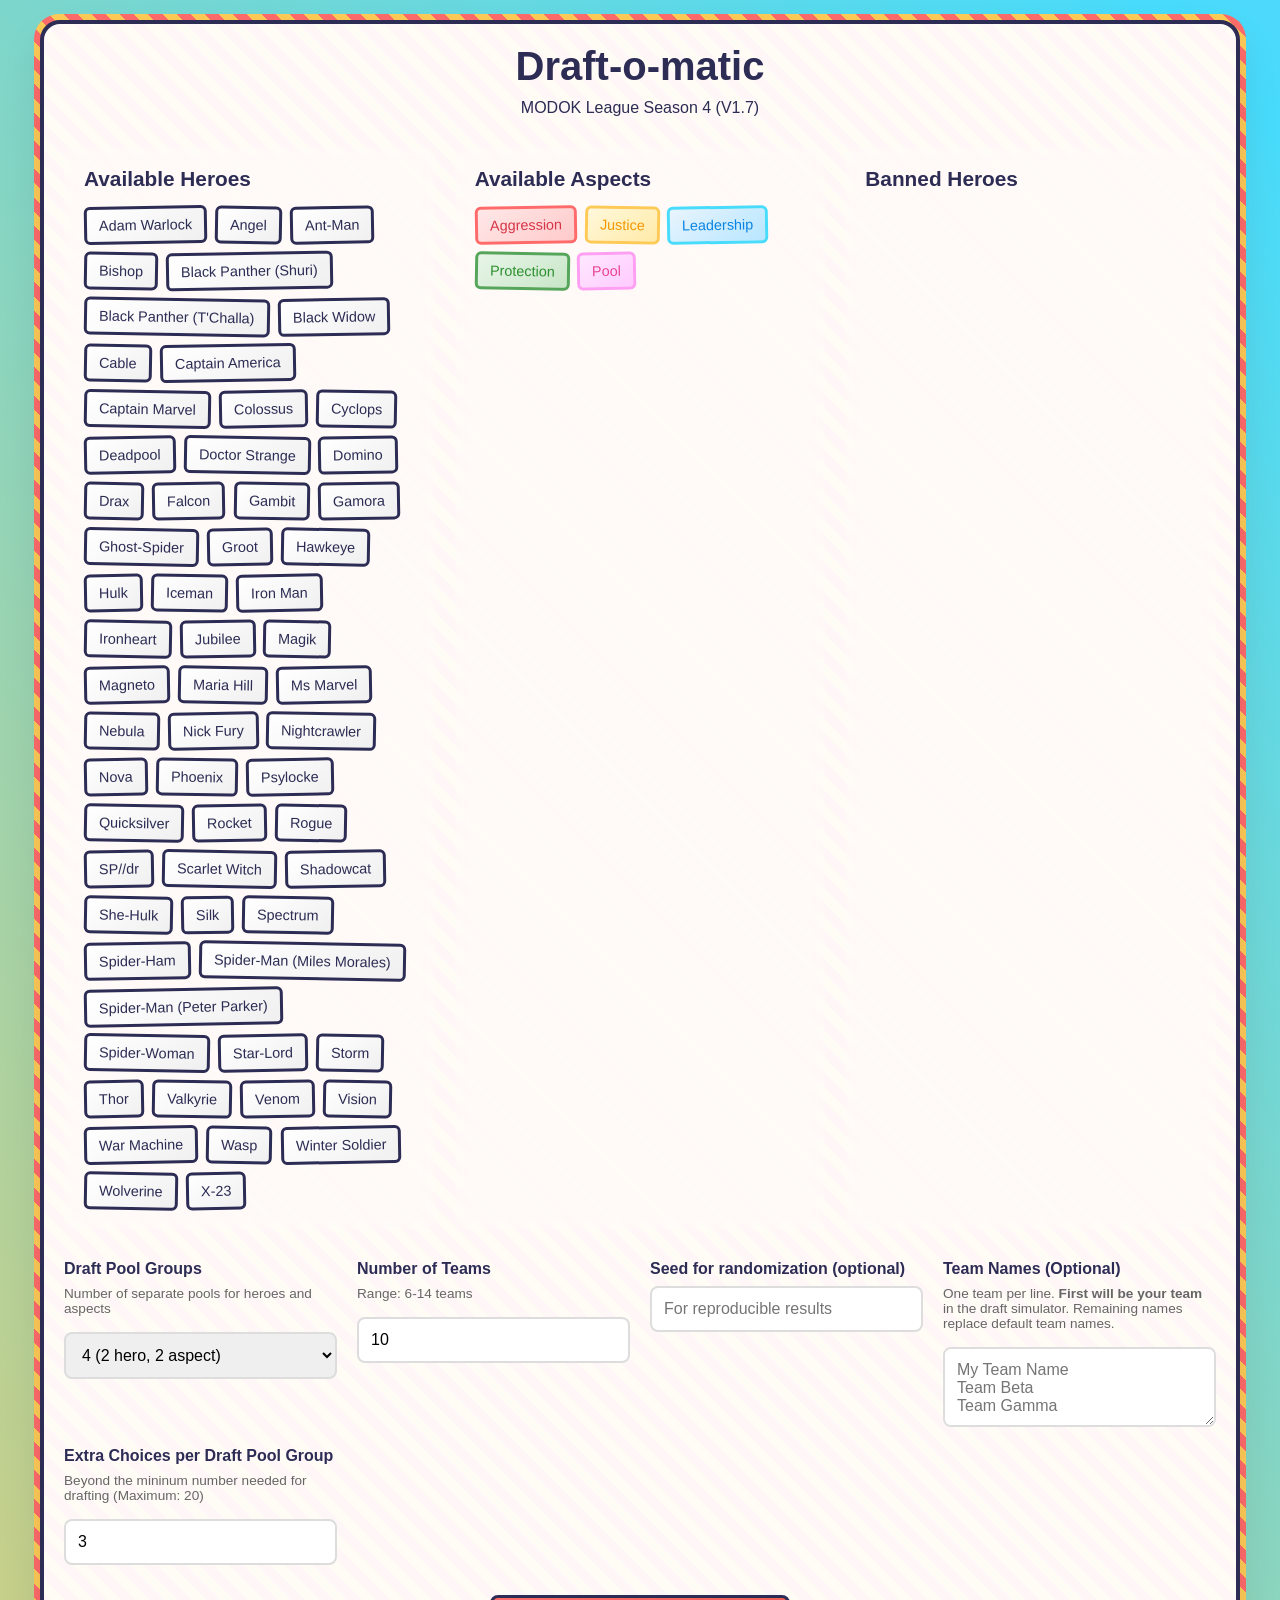
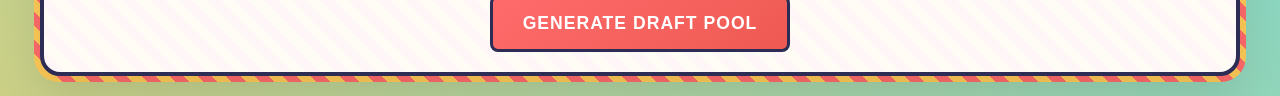
<file: s4/draft/index V1.0.5.html>
<!DOCTYPE html>
<html lang="en">
<head>
 <meta charset="UTF-8">
 <meta name="viewport" content="width=device-width, initial-scale=1.0">
 <title>MODOK League S4 Hero Pool Builder - Enhanced</title>
 <style>
   * {
     margin: 0;
     padding: 0;
     box-sizing: border-box;
   }

   body {
     background: linear-gradient(45deg, #ff6b6b, #feca57, #48dbfb, #ff9ff3);
     background-size: 400% 400%;
     animation: comicBg 15s ease infinite;
     color: #2c2c54;
     font-family: 'Comic Sans MS', 'Comic Sans', 'Chalkboard SE', 'Marker Felt', sans-serif;
     transition: all 0.3s ease;
     min-height: 100vh;
   }

   @keyframes comicBg {
     0% { background-position: 0% 50%; }
     50% { background-position: 100% 50%; }
     100% { background-position: 0% 50%; }
   }

   .container {
     max-width: 1200px;
     margin: 0 auto;
     padding: 20px;
     background: rgba(255, 255, 255, 0.95);
     border: 4px solid #2c2c54;
     border-radius: 20px;
     position: relative;
     box-shadow: 0 20px 40px rgba(0,0,0,0.1);
     margin-top: 20px;
     margin-bottom: 20px;
   }

   .container::before {
     content: '';
     position: absolute;
     top: -10px;
     left: -10px;
     right: -10px;
     bottom: -10px;
     background: repeating-linear-gradient(
       45deg,
       #ff6b6b,
       #ff6b6b 10px,
       #feca57 10px,
       #feca57 20px
     );
     border-radius: 25px;
     z-index: -1;
   }

   .header {
     text-align: center;
     margin-bottom: 30px;
   }

   .header h1 {
     font-size: 2.5rem;
     margin-bottom: 10px;
     font-weight: 700;
   }

   .controls {
     display: grid;
     grid-template-columns: repeat(auto-fit, minmax(250px, 1fr));
     gap: 20px;
     margin-bottom: 30px;
   }

   .control-group {
     display: flex;
     flex-direction: column;
     gap: 8px;
   }

   .control-group label {
     font-weight: 600;
     font-size: 1rem;
   }

   .control-group input, .control-group select, .control-group textarea {
     padding: 12px;
     border: 2px solid #ddd;
     border-radius: 8px;
     font-size: 1rem;
     transition: all 0.3s ease;
   }

   .control-group input:focus, .control-group select:focus, .control-group textarea:focus {
     outline: none;
     border-color: #4a90e2;
     box-shadow: 0 0 0 3px rgba(74, 144, 226, 0.1);
   }

   .btn {
     padding: 15px 30px;
     background: linear-gradient(145deg, #ff6b6b, #ee5a52);
     color: white;
     border: 3px solid #2c2c54;
     border-radius: 8px;
     font-size: 1.1rem;
     font-weight: bold;
     cursor: pointer;
     transition: all 0.3s ease;
     text-transform: uppercase;
     letter-spacing: 1px;
   }

   .btn:hover {
     background: linear-gradient(145deg, #ee5a52, #e54646);
     transform: translateY(-2px);
     box-shadow: 0 10px 20px rgba(0,0,0,0.2);
   }

   .hero-lists {
     display: grid;
     grid-template-columns: repeat(auto-fit, minmax(300px, 1fr));
     gap: 20px;
     margin-bottom: 30px;
   }

   .hero-section {
     padding: 20px;
     border-radius: 10px;
     background: rgba(255,255,255,0.1);
     backdrop-filter: blur(5px);
   }

   .hero-section h3 {
     margin-bottom: 15px;
     font-size: 1.3rem;
     font-weight: 600;
   }

   .hero-grid {
     display: flex;
     flex-wrap: wrap;
     gap: 8px;
   }

   .hero-card {
     padding: 8px 12px;
     background: linear-gradient(145deg, #fff, #f0f0f0);
     border: 3px solid #2c2c54;
     border-radius: 6px;
     font-size: 0.9rem;
     transition: all 0.3s ease;
     cursor: default;
     transform: rotate(-1deg);
   }

   .hero-card:nth-child(even) {
     transform: rotate(1deg);
   }

   .hero-card:hover {
     transform: rotate(0deg) scale(1.05);
     box-shadow: 0 10px 20px rgba(0,0,0,0.3);
   }

   .results {
     margin-top: 30px;
   }

   .result-section {
     margin-bottom: 25px;
     padding: 20px;
     border-radius: 10px;
     background: rgba(255,255,255,0.1);
     backdrop-filter: blur(5px);
   }

   .result-section h3 {
     margin-bottom: 15px;
     font-size: 1.3rem;
     font-weight: 600;
     color: #2c2c54;
   }

   .draft-order {
     display: grid;
     grid-template-columns: repeat(auto-fit, minmax(120px, 1fr));
     gap: 10px;
   }

   .team-card {
     padding: 12px;
     text-align: center;
     background: rgba(74, 144, 226, 0.1);
     border-radius: 8px;
     font-weight: 600;
     border: 2px solid rgba(74, 144, 226, 0.3);
   }

   .footer-note {
     margin-top: 30px;
     padding: 15px;
     background: rgba(0,0,0,0.1);
     border-radius: 8px;
     font-size: 0.9rem;
     text-align: center;
     display: none;
   }

   .footer-note a {
     color: #2c2c54;
     text-decoration: none;
     font-weight: 600;
   }

   .footer-note a:hover {
     text-decoration: underline;
   }

   @media (max-width: 768px) {
     .container {
       padding: 15px;
       margin: 10px;
     }
     
     .header h1 {
       font-size: 2rem;
     }
     
     .controls {
       grid-template-columns: 1fr;
     }
     
     .hero-lists {
       grid-template-columns: 1fr;
     }
   }
 </style>
</head>
<body>
 <div class="container">
   <div class="header">
     <h1>Draft-o-matic</h1>
     <p id="toolVersionDisplay">MODOK League Season 4 (V1.0.5)</p>
   </div>

   <div class="hero-lists">
     <div class="hero-section">
       <h3>Available Heroes</h3>
       <div class="hero-grid" id="allHeroes"></div>
     </div>
     
     <div class="hero-section">
       <h3>Available Aspects</h3>
       <div class="hero-grid" id="allAspects"></div>
     </div>
     
     <div class="hero-section">
       <h3>Banned Heroes</h3>
       <div class="hero-grid" id="bannedHeroes"></div>
     </div>
   </div>

   <div class="controls">
     <div class="control-group">
       <label for="draftPoolGroups">Draft Pool Groups</label>
       <small style="color: #666; font-size: 0.85em; margin-bottom: 8px; display: block;">Number of separate pools for heroes and aspects</small>
       <select id="draftPoolGroups">
         <option value="4">4 (2 hero, 2 aspect)</option>
         <option value="2">2 (1 hero, 1 aspect)</option>
       </select>
     </div>
     
     <div class="control-group">
       <label for="teamsInput">Number of Teams</label>
       <small style="color: #666; font-size: 0.85em; margin-bottom: 8px; display: block;">Range: 6-14 teams</small>
       <input type="number" id="teamsInput" min="6" max="14" value="10">
     </div>
     
     <div class="control-group">
       <label for="seedInput">Seed for randomization (optional)</label>
       <input type="text" id="seedInput" placeholder="For reproducible results">
     </div>
     
     <div class="control-group">
       <label for="teamListInput">Team Names (Optional)</label>
       <small style="color: #666; font-size: 0.85em; margin-bottom: 8px; display: block;">One team per line. <strong>First will be your team</strong> in the draft simulator. Remaining names replace default team names.</small>
       <textarea id="teamListInput" placeholder="My Team Name&#10;Team Beta&#10;Team Gamma&#10;..." style="padding: 12px; border: 2px solid #ddd; border-radius: 8px; font-size: 1rem; resize: vertical; min-height: 80px; font-family: inherit;"></textarea>
     </div>
     
     <div class="control-group">
       <label for="extrasInput">Extra Choices per Draft Pool Group</label>
       <small id="extrasSubLabel" style="color: #666; font-size: 0.85em; margin-bottom: 8px; display: block;">Beyond the mininum number needed for drafting (Maximum: <span id="maxExtras">45</span>)</small>
       <input type="number" id="extrasInput" min="0" max="45" value="3">
     </div>
   </div>

   <div style="text-align: center;">
     <button class="btn" id="goButton">Generate Draft Pool</button>
   </div>

   <div class="results" id="results" style="display: none;">
     <div class="result-section">
       <h3>Hero Pool</h3>
       <div class="hero-grid" id="resultPool"></div>
     </div>
     
     <div class="result-section">
       <h3>Aspect Pool</h3>
       <div class="hero-grid" id="resultAspectPool"></div>
     </div>
     
     <div class="result-section">
       <h3>Draft Bot Priority (Heroes)</h3>
       <div class="hero-grid" id="resultDraftBot"></div>
     </div>
     
     <div class="result-section">
       <h3>Draft Bot Priority (Aspects)</h3>
       <div class="hero-grid" id="resultDraftBotAspects"></div>
     </div>
     
     <div class="result-section">
       <h3>Team Draft Order</h3>
       <div class="draft-order" id="resultDraftOrder"></div>
     </div>
     
     <div class="result-section">
       <h3>Excluded Heroes</h3>
       <div class="hero-grid" id="resultExcluded"></div>
     </div>
     
     <div style="text-align: center; margin-top: 30px; padding: 20px;">
       <div style="background: rgba(138, 43, 226, 0.1); padding: 20px; border-radius: 10px; margin-bottom: 20px; border: 2px solid #8A2BE2;">
         <h4 style="margin-bottom: 15px; color: #8A2BE2;">Bot Strategy Settings</h4>
         
         <div style="margin-bottom: 20px;">
           <label for="botRandomnessSlider" style="display: block; margin-bottom: 8px; font-weight: 600; color: #2c2c54;">
             Bot Ignore Round Preferences: <span id="botRandomnessValue" style="color: #8A2BE2;">15%</span>
           </label>
           <input type="range" id="botRandomnessSlider" min="0" max="100" value="15" style="width: 300px; max-width: 100%;" oninput="updateBotSettings()">
           <div style="display: flex; justify-content: space-between; max-width: 300px; margin: 5px auto 0; font-size: 0.8em; color: #666;">
             <span>0% (Predictable)</span>
             <span>50% (Balanced)</span>
             <span>100% (Chaotic)</span>
           </div>
           <p style="font-size: 0.85em; color: #666; margin: 8px 0 0; text-align: center;">Chance to ignore round preferences (Hero R1&3, Aspect R2&4)</p>
         </div>
         
         <div style="margin-bottom: 15px;">
           <label for="botSurpriseSlider" style="display: block; margin-bottom: 8px; font-weight: 600; color: #2c2c54;">
             Bot Surprise Pick: <span id="botSurpriseValue" style="color: #ff6b6b;">10%</span>
           </label>
           <input type="range" id="botSurpriseSlider" min="0" max="100" value="10" style="width: 300px; max-width: 100%;" oninput="updateBotSettings()">
           <div style="display: flex; justify-content: space-between; max-width: 300px; margin: 5px auto 0; font-size: 0.8em; color: #666;">
             <span>0% (Tier List Only)</span>
             <span>50% (Mixed)</span>
             <span>100% (Pure Random)</span>
           </div>
           <p style="font-size: 0.85em; color: #666; margin: 8px 0 0; text-align: center;">Chance to ignore tier lists and pick completely randomly</p>
         </div>
         
         <p id="botStrategyDescription" style="color: #2c2c54; font-size: 0.9rem; margin: 0; text-align: center; font-style: italic; background: rgba(255,255,255,0.3); padding: 10px; border-radius: 6px;">
           Bots prefer Hero in R1&3, Aspect in R2&4, with 15% chance to draft opposite type. 5% chance for surprise picks.
         </p>
       </div>
       
       <button class="btn" id="exportButton" onclick="exportDraftPool()" style="font-size: 1rem; padding: 12px 25px; margin-right: 15px;">
         📋 Export Draft Pool
       </button>
       <button class="btn" id="startDraftButton" onclick="startDraftSimulator()" style="font-size: 1rem; padding: 12px 25px;">
         🎯 Start Draft Simulator
       </button>
     </div>
   </div>

   <div class="draft-setup" id="draftSetup" style="display: none;">
     <div class="result-section">
       <h3>🎯 Draft Simulator - Setup</h3>
       <div style="padding: 20px;">
         <div style="background: rgba(255, 107, 107, 0.1); padding: 20px; border-radius: 10px; margin-bottom: 20px; border: 2px solid #ff6b6b;">
           <h4 style="margin-bottom: 10px; color: #ff6b6b;">Your Team</h4>
<p style="font-size: 1.2rem; font-weight: bold;" id="playerTeamDisplay"></p>
         </div>
         
         <div style="background: rgba(72, 219, 251, 0.1); padding: 20px; border-radius: 10px; margin-bottom: 20px; border: 2px solid #48dbfb;">
           <h4 style="margin-bottom: 15px; color: #48dbfb;">Draft Information</h4>
           <p style="margin-bottom: 10px;">Heroes available for draft: <strong id="heroCountDisplay"></strong></p>
           <p style="margin-bottom: 10px;">Aspects available for draft: <strong id="aspectCountDisplay"></strong></p>
           <p>Teams participating: <strong id="teamCountDisplay"></strong></p>
           <p style="margin-top: 10px; font-size: 0.9rem; color: #666;">Each team drafts 2 heroes and 2 aspects over 4 rounds</p>
         </div>
         
         <div style="background: rgba(138, 43, 226, 0.1); padding: 20px; border-radius: 10px; margin-bottom: 20px; border: 2px solid #8A2BE2; text-align: center;">
           <h4 style="margin-bottom: 10px; color: #8A2BE2; font-size: 1.2rem;">Current Draft Status</h4>
           <p id="draftStatusMessage2" style="font-size: 1.1rem; font-weight: bold; color: #2c2c54;">🎯 Your Turn - Click a hero or aspect to draft!</p>
           <p id="draftConstraintMessage2" style="font-size: 0.9rem; color: #666; margin-top: 8px;"></p>
         </div>
         
         <div style="background: rgba(160, 160, 160, 0.1); padding: 20px; border-radius: 10px; margin-bottom: 20px; border: 2px solid #a0a0a0;">
           <h4 style="margin-bottom: 15px; color: #2c2c54;">All Teams' Picks (Draft Order)</h4>
           <div id="allTeamsPicksDisplay">
             <p style="color: #666; font-style: italic;">Draft not started</p>
           </div>
         </div>
         
         <div style="background: rgba(254, 202, 87, 0.1); padding: 20px; border-radius: 10px; margin-bottom: 30px; border: 2px solid #feca57;">
           <h4 style="margin-bottom: 15px; color: #2c2c54;">Team Draft Order</h4>
           <div id="draftOrderDisplay" style="display: grid; grid-template-columns: repeat(auto-fit, minmax(150px, 1fr)); gap: 10px;"></div>
         </div>
         
         <div style="background: rgba(138, 43, 226, 0.1); padding: 20px; border-radius: 10px; margin-bottom: 20px; border: 2px solid #8A2BE2; text-align: center;">
           <h4 style="margin-bottom: 10px; color: #8A2BE2; font-size: 1.2rem;">Draft Status</h4>
           <p id="draftStatusMessage" style="font-size: 1.1rem; font-weight: bold; color: #2c2c54;">🎯 Your Turn - Click a hero or aspect to draft!</p>
           <p id="draftConstraintMessage" style="font-size: 0.9rem; color: #666; margin-top: 8px;"></p>
         </div>
         
         <div style="background: rgba(144, 238, 144, 0.1); padding: 20px; border-radius: 10px; margin-bottom: 20px; border: 2px solid #90EE90;">
           <h4 style="margin-bottom: 15px; color: #2c2c54;">Available Heroes for Draft</h4>
           <div id="availableHeroesDisplay" style="display: flex; flex-wrap: wrap; gap: 8px;"></div>
         </div>
         
         <div style="background: rgba(255, 193, 7, 0.1); padding: 20px; border-radius: 10px; margin-bottom: 20px; border: 2px solid #ffc107;">
           <h4 style="margin-bottom: 15px; color: #2c2c54;">Available Aspects for Draft</h4>
           <div id="availableAspectsDisplay" style="display: flex; flex-wrap: wrap; gap: 8px;"></div>
         </div>
         
         <div style="background: rgba(138, 43, 226, 0.1); padding: 20px; border-radius: 10px; margin-bottom: 20px; border: 2px solid #8A2BE2;">
           <h4 style="margin-bottom: 15px; color: #2c2c54;">Bot Priority (Heroes)</h4>
           <div id="botPriorityDisplay" style="display: flex; flex-wrap: wrap; gap: 8px;"></div>
         </div>
         
         <div style="background: rgba(255, 20, 147, 0.1); padding: 20px; border-radius: 10px; margin-bottom: 20px; border: 2px solid #ff1493;">
           <h4 style="margin-bottom: 15px; color: #2c2c54;">Bot Priority (Aspects)</h4>
           <div id="botAspectPriorityDisplay" style="display: flex; flex-wrap: wrap; gap: 8px;"></div>
         </div>
         
         <div style="background: rgba(255, 193, 7, 0.1); padding: 15px; border-radius: 8px; margin-bottom: 30px; border: 1px solid #ffc107;">
           <p style="color: #2c2c54; font-size: 0.9rem; margin: 0; text-align: center;">
             <strong>Draft Rules:</strong> 4 rounds total. Each team picks 2 heroes and 2 aspects. You can choose heroes or aspects freely within constraints.<br>
             <strong>Group Restrictions (4-group mode):</strong> Each team can only draft one hero from each hero group AND one aspect from each aspect group. Second picks must be from opposite groups.<br>
             <strong>Bot Strategy:</strong> Three-stage system - 1) Check round preferences, 2) Check for surprise picks (random), 3) Use strategic selection.<br>
             <strong>Round Preferences:</strong> Bots prefer Hero in R1&R3, Aspect in R2&R4. "Bot Ignore Round Preferences" slider controls chance to draft opposite type.<br>
             <strong>Hero Priority:</strong> Bots use weighted selection from tier list (~38% top choice, ~26% 2nd choice, etc.). Surprise picks ignore tier lists.<br>
             <strong>Aspect Priority:</strong> Leadership always prioritized first (if available), then weighted selection from priority list. Pool aspects ranked last.<br>
             <strong>Surprise Picks:</strong> Completely random selection that ignores both tier lists and Leadership priority. Controlled by separate slider.
           </p>
         </div>
       </div>
     </div>
   </div>

   <div class="footer-note" id="footerNote">
     Draft-bot order is based on <a href="https://www.youtube.com/watch?v=2bRm-ZxtNjM" target="_blank">Villain Theory's May 2025 tierlist</a>
   </div>
 </div>

 <script>
   /* ===== MODOK DRAFT TOOL - MAIN SCRIPT START ===== */
   // CRITICAL: All JavaScript code must remain within this script block
   
   // V1.6 Enhancement: Dynamic pool aspect count with equal hero/aspect totals
   // V1.7 Enhancement: Pool is 50% as likelt to be added to draft pool as the other aspects
   var TOOL_VERSION = 'V1.7';
   
   // Initialize version displays
   document.addEventListener('DOMContentLoaded', function() {
     document.getElementById('toolVersionDisplay').textContent = 'MODOK League Season 4 (' + TOOL_VERSION + ')';
   });
   
   // Error boundary wrapper for critical functions - Available globally
   function safeExecute(fn, context, args, functionName) {
     try {
       return fn.apply(context, args || []);
     } catch (error) {
       return null;
     }
   }
   
   // Runtime validation and error protection
   (function() {
     'use strict';
     
     // Validate HTML structure integrity
     function validateStructure() {
       try {
         var requiredElements = ['allHeroes', 'allAspects', 'bannedHeroes', 'goButton', 'results'];
         var missing = [];
         
         for (var i = 0; i < requiredElements.length; i++) {
           if (!document.getElementById(requiredElements[i])) {
             missing.push(requiredElements[i]);
           }
         }
         
         if (missing.length > 0) {
           return false;
         }
         
         return true;
       } catch (error) {
         return false;
       }
     }
     
     // Validate script execution at end
     window.validateScriptExecution = function() {
       var checks = [
         { name: 'HTML Structure', test: validateStructure },
         { name: 'Global Variables', test: function() { return typeof marvelHeroes !== 'undefined'; } },
         { name: 'Main Functions', test: function() { return typeof updateBotSettings === 'function'; } }
       ];
       
       var passed = 0;
       var total = checks.length;
       
       for (var i = 0; i < checks.length; i++) {
         var check = checks[i];
         var result = check.test();
         if (result) passed++;
       }
       
       if (passed === total) {
         return true;
       } else {
         return false;
       }
     };
     
     // Auto-validate on DOM ready
     if (document.readyState === 'loading') {
       document.addEventListener('DOMContentLoaded', function() {
         setTimeout(window.validateScriptExecution, 100);
       });
     } else {
       setTimeout(window.validateScriptExecution, 100);
     }
     
   })();
   
   // Global variables
   var aspectPriorityList = [];
   var currentTurnIndex = 0;
   var currentRound = 1;
   var maxRounds = 4;
   var draftOrderTeams = [];
   var playerTeamName = '';
   var teamPicks = {};
   var isPlayerTurn = false;
   var draftedHeroes = [];
   var draftedAspects = [];
   var allHeroes = [];
   var allAspects = [];
   var botRandomnessPercentage = 15; // Default 15% randomness
   var botSurprisePercentage = 10; // Default 10% surprise picks
   var heroGroup1 = [];
   var heroGroup2 = [];
   var aspectGroup1 = [];
   var aspectGroup2 = [];

   // Update bot settings (both sliders)
   function updateBotSettings() {
     return safeExecute(function() {
       var randomnessSlider = document.getElementById('botRandomnessSlider');
       var surpriseSlider = document.getElementById('botSurpriseSlider');
       var randomnessValue = document.getElementById('botRandomnessValue');
       var surpriseValue = document.getElementById('botSurpriseValue');
       var description = document.getElementById('botStrategyDescription');
       
       botRandomnessPercentage = parseInt(randomnessSlider.value);
       botSurprisePercentage = parseInt(surpriseSlider.value);
       
       randomnessValue.textContent = botRandomnessPercentage + '%';
       surpriseValue.textContent = botSurprisePercentage + '%';
       
       // Generate combined strategy description
       var roundText = '';
       if (botRandomnessPercentage === 0) {
         roundText = 'Bots always follow strict pattern: Hero in R1&3, Aspect in R2&4';
       } else if (botRandomnessPercentage <= 25) {
         roundText = 'Bots prefer Hero in R1&3, Aspect in R2&4, with ' + botRandomnessPercentage + '% chance to draft opposite type';
       } else if (botRandomnessPercentage <= 75) {
         roundText = 'Bots have ' + botRandomnessPercentage + '% chance to ignore round preferences';
       } else {
         roundText = 'Bots mostly ignore round preferences (' + botRandomnessPercentage + '% chaos)';
       }
       
       var surpriseText = '';
       if (botSurprisePercentage === 0) {
         surpriseText = 'Always use tier list priorities';
       } else if (botSurprisePercentage <= 10) {
         surpriseText = botSurprisePercentage + '% chance for shocking surprise picks';
       } else if (botSurprisePercentage <= 25) {
         surpriseText = botSurprisePercentage + '% chance to ignore tier lists completely';
       } else if (botSurprisePercentage <= 50) {
         surpriseText = botSurprisePercentage + '% chance for random picks (mixed strategy)';
       } else {
         surpriseText = botSurprisePercentage + '% chance for random picks (mostly chaos)';
       }
       
       description.textContent = roundText + '. ' + surpriseText + '.';
     }, null, [], 'updateBotSettings');
   }

   // V1.0.6 Enhancement: Helper function to get hero group
   function getHeroGroup(heroName) {
     if (heroGroup1.includes(heroName)) {
       return 1;
     } else if (heroGroup2.includes(heroName)) {
       return 2;
     }
     return 0; // Not in any group (fallback for 2-group mode)
   }

   // V1.0.7 Enhancement: Helper function to get aspect group
   function getAspectGroup(aspectName) {
     if (aspectGroup1.includes(aspectName)) {
       return 1;
     } else if (aspectGroup2.includes(aspectName)) {
       return 2;
     }
     return 0; // Not in any group (fallback for 2-group mode)
   }

   // V1.1 Enhancement: Helper function to get aspect type summary
   function getAspectTypeSummary(aspectArray) {
     var typeCounts = {};
     aspectArray.forEach(function(aspect) {
       var aspectType = getAspectType(aspect);
       typeCounts[aspectType] = (typeCounts[aspectType] || 0) + 1;
     });
     
     var summaryParts = [];
     ['Aggression', 'Justice', 'Leadership', 'Protection', 'Pool'].forEach(function(type) {
       if (typeCounts[type]) {
         summaryParts.push(type + ': ' + typeCounts[type]);
       }
     });
     
     return summaryParts.join(', ');
   }

   // Helper function to get aspect type from numbered aspect
   function getAspectType(numberedAspect) {
     return numberedAspect.split(' #')[0];
   }

   // Initialize aspect priority order
   function initializeAspectPriorityOrder(useRandomSeed, rng) {
     useRandomSeed = useRandomSeed || true;
     var aspectsByType = {};
     allAspects.forEach(function(aspect) {
       var aspectType = getAspectType(aspect);
       if (!aspectsByType[aspectType]) {
         aspectsByType[aspectType] = [];
       }
       aspectsByType[aspectType].push(aspect);
     });
     
     Object.keys(aspectsByType).forEach(function(type) {
       aspectsByType[type].sort(function(a, b) {
         var numA = parseInt(a.split('#')[1]);
         var numB = parseInt(b.split('#')[1]);
         return numB - numA;
       });
     });
     
     aspectPriorityList = [];
     
     if (aspectsByType['Leadership']) {
       aspectPriorityList.push.apply(aspectPriorityList, aspectsByType['Leadership']);
     }
     
     var middleInstances = [];
     ['Aggression', 'Justice', 'Protection'].forEach(function(aspectType) {
       if (aspectsByType[aspectType]) {
         middleInstances.push.apply(middleInstances, aspectsByType[aspectType]);
       }
     });
     
     if (useRandomSeed && rng) {
       shuffleArray(middleInstances, rng);
     } else {
       for (var i = middleInstances.length - 1; i > 0; i--) {
         var j = Math.floor(Math.random() * (i + 1));
         var temp = middleInstances[i];
         middleInstances[i] = middleInstances[j];
         middleInstances[j] = temp;
       }
     }
     
     aspectPriorityList.push.apply(aspectPriorityList, middleInstances);
     
     if (aspectsByType['Pool']) {
       aspectPriorityList.push.apply(aspectPriorityList, aspectsByType['Pool']);
     }
     
     // V0.10 Enhancement: Renumber aspects for display in descending order
     aspectPriorityList = renumberAspectPriorityForDisplay(aspectPriorityList);
   }

   // Function to split hero pool into two groups for 4-group mode
   function splitHeroPoolIntoGroups(heroPool, rng) {
     var shuffledPool = heroPool.slice();
     shuffleArray(shuffledPool, rng);
     
     var midPoint = Math.floor(shuffledPool.length / 2);
     var group1 = shuffledPool.slice(0, midPoint).sort();
     var group2 = shuffledPool.slice(midPoint).sort();
     
     return { group1: group1, group2: group2 };
   }

   // V1.0.7 Enhancement: Function to split aspect pool into two groups for 4-group mode
   function splitAspectPoolIntoGroups(aspectPool, rng) {
     var shuffledPool = aspectPool.slice();
     shuffleArray(shuffledPool, rng);
     
     var midPoint = Math.floor(shuffledPool.length / 2);
     var group1 = shuffledPool.slice(0, midPoint).sort();
     var group2 = shuffledPool.slice(midPoint).sort();
     
     return { group1: group1, group2: group2 };
   }

   // Function to renumber aspects in descending order within each type
   function renumberAspectPriorityForDisplay(aspectList) {
     var renumberedList = [];
     var typeGroups = {};
     
     // Group aspects by type and collect their original numbers
     aspectList.forEach(function(aspect) {
       var aspectType = getAspectType(aspect);
       if (!typeGroups[aspectType]) {
         typeGroups[aspectType] = [];
       }
       typeGroups[aspectType].push(aspect);
     });
     
     // Process each aspect in the original list order
     aspectList.forEach(function(aspect) {
       var aspectType = getAspectType(aspect);
       var typeGroup = typeGroups[aspectType];
       
       // Find position of this aspect within its type group
       var aspectsOfThisTypeSoFar = renumberedList.filter(function(a) {
         return getAspectType(a) === aspectType;
       });
       var newNumber = typeGroup.length - aspectsOfThisTypeSoFar.length;
       
       renumberedList.push(aspectType + ' #' + newNumber);
     });
     
     return renumberedList;
   }

   // Function to assign aspect to Spider-Woman
   function assignSpiderWomanAspect(rng) {
     var aspects = ['Aggression', 'Justice', 'Leadership', 'Protection', 'Pool'];
     var weights = [2, 2, 2, 2, 1]; // Aggression=2, Justice=2, Leadership=2, Protection=2, Pool=1
     
     var totalWeight = weights.reduce(function(sum, weight) {
       return sum + weight;
     }, 0);
     var random = rng.next() * totalWeight;
     var cumulativeWeight = 0;
     
     for (var i = 0; i < aspects.length; i++) {
       cumulativeWeight += weights[i];
       if (random <= cumulativeWeight) {
         return aspects[i];
       }
     }
     
     return aspects[0]; // Fallback
   }

   // Banned heroes
   var bannedHeroes = [];

   // Available aspects
   var availableAspects = [
     'Aggression', 'Justice', 'Leadership', 'Protection', 'Pool'
   ];

   // Bot draft order
   var draftOrder = [
     'Spider-Ham', 'Cable', 'Cyclops', 'Storm', 'Magik', 'Psylocke', 'Maria Hill',
     'Bishop', 'Spider-Man (Peter Parker)', 'Doctor Strange', 'Spider-Man (Miles Morales)',
     'Captain Marvel', 'Scarlet Witch', 'X-23', 'Deadpool',
     'Black Panther (Shuri)', 'Magneto', 'Ironheart', 'Vision', 'Captain America', 
     'Domino', 'Angel', 'Shadowcat', 'Nova',
     'Nick Fury', 'Iron Man', 'Silk', 'Spider-Woman', 'SP//dr',
     'Phoenix', 'Wolverine', 'Venom', 'Rogue', "Black Panther (T'Challa)",
     'Ant-Man', 'Star-Lord', 'Spectrum', 'Colossus', 'Jubilee', 
     'Gambit', 'Iceman', 'Rocket',
     'Falcon', 'Winter Soldier',
     'Adam Warlock', 'Gamora', 'Ghost-Spider', 'Drax', 'Black Widow', 'Nightcrawler', 'Wasp',
     'Ms Marvel', 'Nebula', 'She-Hulk', 'Thor', 'War Machine', 'Quicksilver',
     'Hawkeye', 'Groot', 'Valkyrie', 'Hulk'
   ];

   // Check if hero is banned
   function isHeroBanned(heroName) {
     if (bannedHeroes.includes(heroName)) return true;
     var heroBaseName = heroName.split(' - ')[0];
     for (var i = 0; i < bannedHeroes.length; i++) {
       var bannedHero = bannedHeroes[i];
       var bannedBaseName = bannedHero.split(' - ')[0];
       if (heroBaseName === bannedBaseName) return true;
     }
     return false;
   }

   var filteredDraftOrder = draftOrder.filter(function(hero) {
     return !isHeroBanned(hero);
   });
   var marvelHeroes = filteredDraftOrder.slice().sort();

   // Team name pools
   var teamNamePools = {
     0: ['Aaron Davis', 'Abigail Brand', 'Adrian Toomes', 'Amora', 'Arnim Zola'],
     1: ['Betty Ross', 'Bullseye', 'Bruno Carrelli', 'Baron Mordo', 'Beetle', 'Black Tom Cassidy', 'Black Swan', 'Boomerang', 'Betty Brant'],
     2: ['Calvin Zabo', 'Cassandra Nova', 'Curt Connors', 'Clea', 'Carl "Crusher" Creel', 'Cassie Lang', 'Colleen Wing'],
     3: ['Doctor Doom', 'Donald Pierce', 'Dormammu', 'Daken', 'Danny Rand', 'Donald Blake'],
     4: ['Edwin Jarvis', 'Elektra', 'Emil Blonsky', 'Everett Ross', 'Ebony Maw', 'Eddie Brock', 'Exodus', 'Ego the Living Planet'],
     5: ['Felicia Hardy', 'Fin Fang Foom', 'Frank Castle', 'Franklin Richards', 'Frigga', 'Foggy Nelson'],
     6: ['Gwen Stacy', 'George Stacy', 'Gorgon', 'Giganto', 'Gilgamesh', 'Grandmaster', 'Gorr'],
     7: ['Harry Osborn', 'Howard Stark', 'Hope Pym', 'Hobgoblin', 'Helmut Zemo', 'Happy Hogan', 'Howard the Duck', 'Husk', 'High Evolutionary'],
     8: ['Illyana Rasputin', 'Imperial Guard', 'Iron Fist'],
     9: ['J Jonah Jameson', 'Janet Van Dyne', 'Jessica Jones', 'Jacosta', 'Jamie Madrox', 'Jimmy Woo', 'Johnny Blaze', 'Jessica Drew'],
     10: ['Karnak', 'Kurt Wagner', 'Kitty Pryde', 'Kaluu', 'Kamala Khan', 'Kang the Conqueror', 'Kid Omega', 'Killmonger', 'Kingpin', 'Klaw'],
     11: ['Laufey', 'Leo Fitz', 'Lucia von Bardas', 'Luke Cage', 'Loki', 'Lizard', 'Lorna Dane', 'Logan']
   };

   // Random number generator
   function Random(seed) {
     if (typeof seed === 'undefined') {
       seed = Math.random();
     }
     if (typeof seed === 'string') {
       this.seed = this.stringToHash(seed);
     } else {
       this.seed = this.hash(seed.toString());
     }
   }

   Random.prototype.stringToHash = function(str) {
     if (str === '') return 0;
     var hash = 0;
     for (var i = 0; i < str.length; i++) {
       var char = str.charCodeAt(i);
       hash = ((hash << 5) - hash) + char;
       hash = hash & hash;
     }
     return Math.abs(hash);
   };

   Random.prototype.hash = function(str) {
     var hash = 0;
     for (var i = 0; i < str.length; i++) {
       var char = str.charCodeAt(i);
       hash = ((hash << 5) - hash) + char;
       hash = hash & hash;
     }
     return Math.abs(hash);
   };

   Random.prototype.next = function() {
     this.seed = (1664525 * this.seed + 1013904223) >>> 0;
     return this.seed / 0xFFFFFFFF;
   };

   function shuffleArray(array, rng) {
     for (var i = array.length - 1; i > 0; i--) {
       var j = Math.floor(rng.next() * (i + 1));
       var temp = array[i];
       array[i] = array[j];
       array[j] = temp;
     }
   }

   // Initialize display
   document.getElementById('allHeroes').innerHTML = marvelHeroes.map(function(hero) {
     return '<div class="hero-card">' + hero + '</div>';
   }).join('');
   
   document.getElementById('allAspects').innerHTML = availableAspects.map(function(aspect) {
     var aspectStyle = '';
     switch(aspect.toLowerCase()) {
       case 'aggression':
         aspectStyle = 'background: linear-gradient(145deg, #ffe8e8, #ffcaca); border-color: #ff6b6b; color: #d63447;';
         break;
       case 'justice':
         aspectStyle = 'background: linear-gradient(145deg, #fff8dc, #ffeaa7); border-color: #feca57; color: #f39800;';
         break;
       case 'leadership':
         aspectStyle = 'background: linear-gradient(145deg, #e8f4fd, #b8e6ff); border-color: #48dbfb; color: #0984e3;';
         break;
       case 'protection':
         aspectStyle = 'background: linear-gradient(145deg, #e8f5e8, #c8e6c8); border-color: #55a55a; color: #2d8f2f;';
         break;
       case 'pool':
         aspectStyle = 'background: linear-gradient(145deg, #ffe8ff, #ffcaff); border-color: #ff9ff3; color: #e84393;';
         break;
       default:
         aspectStyle = 'background: linear-gradient(145deg, #f0f0f0, #e0e0e0); border-color: #888; color: #555;';
     }
     return '<div class="hero-card" style="' + aspectStyle + '">' + aspect + '</div>';
   }).join('');
   
   document.getElementById('bannedHeroes').innerHTML = bannedHeroes.map(function(hero) {
     return '<div class="hero-card">' + hero + '</div>';
   }).join('');

   // Update max extras and default value based on draft pool groups
   function updateMaxExtras() {
     return safeExecute(function() {
       var numberOfTeams = parseInt(document.getElementById('teamsInput').value) || 10;
       var draftPoolGroups = document.getElementById('draftPoolGroups').value;
       var extrasInput = document.getElementById('extrasInput');
       
       var maxExtras, defaultExtras;
       if (draftPoolGroups === '4') {
         // For 4-group mode: total heroes needed = 2 * (teams + extras per group)
         maxExtras = Math.floor((marvelHeroes.length / 2) - numberOfTeams);
         defaultExtras = 3;
       } else {
         // For 2-group mode: maintain current logic
         maxExtras = marvelHeroes.length - (2 * numberOfTeams);
         defaultExtras = 6;
       }
       
       document.getElementById('maxExtras').textContent = maxExtras;
       
       // Update default value if current value is the old default or if switching modes
       var currentValue = parseInt(extrasInput.value) || 0;
       
       if (currentValue === 6 || currentValue === 3 || currentValue === 0) {
         extrasInput.value = defaultExtras;
       }
       
       // Ensure current value doesn't exceed new maximum
       if (currentValue > maxExtras) {
         extrasInput.value = maxExtras;
       }
       
       extrasInput.setAttribute('max', maxExtras);
       
       var currentValue = parseInt(extrasInput.value) || 6;
       if (currentValue > maxExtras) {
         extrasInput.value = maxExtras;
}
     }, null, [], 'updateMaxExtras');
   }
   
   updateMaxExtras();
   document.getElementById('teamsInput').addEventListener('input', updateMaxExtras);
   document.getElementById('draftPoolGroups').addEventListener('change', updateMaxExtras);

   // Generate pool button event listener
   document.getElementById('goButton').addEventListener('click', function() {
     var seedInput = document.getElementById('seedInput').value;
     var rng = new Random(seedInput || Math.random());
     
     var numberOfTeams = parseInt(document.getElementById('teamsInput').value);
     var numberOfExtras = parseInt(document.getElementById('extrasInput').value) || 6;
     var draftPoolGroups = document.getElementById('draftPoolGroups').value;
     
     var numberOfHeroes;
     if (draftPoolGroups === '4') {
       // For 4-group mode: each group has (teams + extras), total = 2 * (teams + extras)
       numberOfHeroes = 2 * (numberOfTeams + numberOfExtras);
     } else {
       // For 2-group mode: maintain current logic
       numberOfHeroes = (2 * numberOfTeams) + numberOfExtras;
     }

     if (numberOfHeroes > marvelHeroes.length) {
       alert('Pool size too large! Maximum extras possible: ' + (marvelHeroes.length - (2 * numberOfTeams)));
       return;
     }

     // Generate hero pool
     var heroesPool = marvelHeroes.slice();
     shuffleArray(heroesPool, rng);

     var selectedHeroes = heroesPool.slice(0, numberOfHeroes);
     var excludedHeroes = heroesPool.slice(numberOfHeroes).sort();
     
     // V0.9 Enhancement: Handle Spider-Woman aspect assignment
     var spiderWomanIndex = selectedHeroes.findIndex(function(hero) {
       return hero === 'Spider-Woman';
     });
     if (spiderWomanIndex !== -1) {
       var assignedAspect = assignSpiderWomanAspect(rng);
       selectedHeroes[spiderWomanIndex] = 'Spider-Woman - ' + assignedAspect;
     }
     
     selectedHeroes.sort();
     
     // V1.0.1 Enhancement: Check for 4-group mode and split heroes
     if (draftPoolGroups === '4') {
       var heroGroups = splitHeroPoolIntoGroups(selectedHeroes, rng);
       heroGroup1 = heroGroups.group1;
       heroGroup2 = heroGroups.group2;
     } else {
       // For 2-group mode, keep all heroes in one pool
       heroGroup1 = selectedHeroes.slice();
       heroGroup2 = [];
     }

    // New 1.7 code
    // Generate aspect pool
    var aspectPool = [];
    var aspectTypes = ['Aggression', 'Justice', 'Leadership', 'Protection', 'Pool'];
    // Weights: Aggression=2, Justice=2, Leadership=2, Protection=2, Pool=1 (50% as likely)
    var aspectWeights = [2, 2, 2, 2, 1];
    var totalWeight = aspectWeights.reduce(function(sum, weight) {
      return sum + weight;
    }, 0);
    
    // Generate all aspects using weighted random selection
    for (var i = 0; i < numberOfHeroes; i++) {
      var random = rng.next() * totalWeight;
      var cumulativeWeight = 0;
      var selectedAspect = aspectTypes[0]; // default fallback
      
      for (var j = 0; j < aspectTypes.length; j++) {
        cumulativeWeight += aspectWeights[j];
        if (random <= cumulativeWeight) {
          selectedAspect = aspectTypes[j];
          break;
        }
      }
      
      aspectPool.push(selectedAspect);
    }
     

    
     
     // Number aspects
     var numberedAspectPool = [];
     
     ['Aggression', 'Justice', 'Leadership', 'Protection', 'Pool'].forEach(function(aspectType) {
       var instances = aspectPool.filter(function(aspect) {
         return aspect === aspectType;
       });
       for (var i = 0; i < instances.length; i++) {
         numberedAspectPool.push(aspectType + ' #' + (instances.length - i));
       }
     });

     allAspects = numberedAspectPool.slice();
     
     // V1.0.7 Enhancement: Check for 4-group mode and split aspects
     if (draftPoolGroups === '4') {
       var aspectGroups = splitAspectPoolIntoGroups(numberedAspectPool, rng);
       aspectGroup1 = aspectGroups.group1;
       aspectGroup2 = aspectGroups.group2;
       window.aspectGroup1 = aspectGroup1;
       window.aspectGroup2 = aspectGroup2;
     } else {
       // For 2-group mode, keep all aspects in one pool
       aspectGroup1 = numberedAspectPool.slice();
       aspectGroup2 = [];
       window.aspectGroup1 = aspectGroup1;
       window.aspectGroup2 = aspectGroup2;
     }
     
     initializeAspectPriorityOrder(true, rng);

     // Update draft bot order to use the aspect-assigned Spider-Woman name
     var draftBot = filteredDraftOrder.slice();
     var spiderWomanBotIndex = draftBot.findIndex(function(hero) {
       return hero === 'Spider-Woman';
     });
     if (spiderWomanBotIndex !== -1 && spiderWomanIndex !== -1) {
       draftBot[spiderWomanBotIndex] = selectedHeroes[spiderWomanIndex];
     }
     draftBot = draftBot.filter(function(hero) {
       return selectedHeroes.includes(hero) || hero.startsWith('Spider-Woman - ');
     });

     // Get custom teams
     var customTeamList = document.getElementById('teamListInput').value.trim();
     var customTeams = customTeamList ? customTeamList.split('\n').map(function(name) {
       return name.trim();
     }).filter(function(name) {
       return name.length > 0;
     }) : [];
     
     var userTeamName = customTeams.length > 0 ? customTeams[0] : '';
     var numberOfActualTeams = userTeamName ? numberOfTeams - 1 : numberOfTeams;
     
     var teams = Array.from({ length: numberOfActualTeams }, function(_, i) {
       var customIndex = i + 1;
       if (customIndex < customTeams.length) {
         return customTeams[customIndex];
       }
       
       if (teamNamePools[i]) {
         var namePool = teamNamePools[i].slice();
         var randomIndex = Math.floor(rng.next() * namePool.length);
         return namePool[randomIndex];
       } else {
         return 'Team ' + String.fromCharCode(65 + i);
       }
     });
     
     if (userTeamName) {
       teams.push(userTeamName);
     }
     
     shuffleArray(teams, rng);

     // Display results based on group mode
     if (draftPoolGroups === '4') {
       // Display separate hero groups with proper section formatting
       document.getElementById('resultPool').innerHTML = 
         '<div class="result-section" style="margin-bottom: 25px; padding: 20px; border-radius: 10px; background: rgba(255,255,255,0.1); backdrop-filter: blur(5px);">' +
           '<h3 style="margin-bottom: 15px; font-size: 1.3rem; font-weight: 600; color: #2c2c54;">Hero Group 1</h3>' +
           '<div class="hero-grid" style="display: flex; flex-wrap: wrap; gap: 8px;">' +
             heroGroup1.map(function(hero) {
               return '<div class="hero-card">' + hero + '</div>';
             }).join('') +
           '</div>' +
         '</div>' +
         '<div class="result-section" style="padding: 20px; border-radius: 10px; background: rgba(255,255,255,0.1); backdrop-filter: blur(5px);">' +
           '<h3 style="margin-bottom: 15px; font-size: 1.3rem; font-weight: 600; color: #2c2c54;">Hero Group 2</h3>' +
           '<div class="hero-grid" style="display: flex; flex-wrap: wrap; gap: 8px;">' +
             heroGroup2.map(function(hero) {
               return '<div class="hero-card">' + hero + '</div>';
             }).join('') +
           '</div>' +
         '</div>';
     } else {
       // Display single hero pool
       document.getElementById('resultPool').innerHTML = selectedHeroes.map(function(hero) {
         return '<div class="hero-card">' + hero + '</div>';
       }).join('');
     }
     
     // V1.1 Enhancement: Display aspects based on group mode
     if (draftPoolGroups === '4' && aspectGroup1.length > 0 && aspectGroup2.length > 0) {
       // Display separate aspect groups with type summaries
       document.getElementById('resultAspectPool').innerHTML = 
         '<div class="result-section" style="margin-bottom: 25px; padding: 20px; border-radius: 10px; background: rgba(255,255,255,0.1); backdrop-filter: blur(5px);">' +
           '<h3 style="margin-bottom: 10px; font-size: 1.3rem; font-weight: 600; color: #2c2c54;">Aspect Group 1</h3>' +
           '<p style="margin-bottom: 15px; font-size: 0.9rem; color: #666; font-style: italic;">' + getAspectTypeSummary(aspectGroup1) + '</p>' +
           '<div class="hero-grid" style="display: flex; flex-wrap: wrap; gap: 8px;">' +
             aspectGroup1.map(function(aspect) {
               var aspectType = getAspectType(aspect);
               var aspectStyle = '';
               switch(aspectType.toLowerCase()) {
                 case 'aggression':
                   aspectStyle = 'background: linear-gradient(145deg, #ffe8e8, #ffcaca); border-color: #ff6b6b; color: #d63447;';
                   break;
                 case 'justice':
                   aspectStyle = 'background: linear-gradient(145deg, #fff8dc, #ffeaa7); border-color: #feca57; color: #f39800;';
                   break;
                 case 'leadership':
                   aspectStyle = 'background: linear-gradient(145deg, #e8f4fd, #b8e6ff); border-color: #48dbfb; color: #0984e3;';
                   break;
                 case 'protection':
                   aspectStyle = 'background: linear-gradient(145deg, #e8f5e8, #c8e6c8); border-color: #55a55a; color: #2d8f2f;';
                   break;
                 case 'pool':
                   aspectStyle = 'background: linear-gradient(145deg, #ffe8ff, #ffcaff); border-color: #ff9ff3; color: #e84393;';
                   break;
                 default:
                   aspectStyle = 'background: linear-gradient(145deg, #f0f0f0, #e0e0e0); border-color: #888; color: #555;';
               }
               return '<div class="hero-card" style="' + aspectStyle + '">' + aspect + '</div>';
             }).join('') +
           '</div>' +
         '</div>' +
         '<div class="result-section" style="padding: 20px; border-radius: 10px; background: rgba(255,255,255,0.1); backdrop-filter: blur(5px);">' +
           '<h3 style="margin-bottom: 10px; font-size: 1.3rem; font-weight: 600; color: #2c2c54;">Aspect Group 2</h3>' +
           '<p style="margin-bottom: 15px; font-size: 0.9rem; color: #666; font-style: italic;">' + getAspectTypeSummary(aspectGroup2) + '</p>' +
           '<div class="hero-grid" style="display: flex; flex-wrap: wrap; gap: 8px;">' +
             aspectGroup2.map(function(aspect) {
               var aspectType = getAspectType(aspect);
               var aspectStyle = '';
               switch(aspectType.toLowerCase()) {
                 case 'aggression':
                   aspectStyle = 'background: linear-gradient(145deg, #ffe8e8, #ffcaca); border-color: #ff6b6b; color: #d63447;';
                   break;
                 case 'justice':
                   aspectStyle = 'background: linear-gradient(145deg, #fff8dc, #ffeaa7); border-color: #feca57; color: #f39800;';
                   break;
                 case 'leadership':
                   aspectStyle = 'background: linear-gradient(145deg, #e8f4fd, #b8e6ff); border-color: #48dbfb; color: #0984e3;';
                   break;
                 case 'protection':
                   aspectStyle = 'background: linear-gradient(145deg, #e8f5e8, #c8e6c8); border-color: #55a55a; color: #2d8f2f;';
                   break;
                 case 'pool':
                   aspectStyle = 'background: linear-gradient(145deg, #ffe8ff, #ffcaff); border-color: #ff9ff3; color: #e84393;';
                   break;
                 default:
                   aspectStyle = 'background: linear-gradient(145deg, #f0f0f0, #e0e0e0); border-color: #888; color: #555;';
               }
               return '<div class="hero-card" style="' + aspectStyle + '">' + aspect + '</div>';
             }).join('') +
           '</div>' +
         '</div>';
     } else {
       // Display single aspect pool for 2-group mode
       document.getElementById('resultAspectPool').innerHTML = numberedAspectPool.map(function(aspect) {
         var aspectType = getAspectType(aspect);
         var aspectStyle = '';
         switch(aspectType.toLowerCase()) {
           case 'aggression':
             aspectStyle = 'background: linear-gradient(145deg, #ffe8e8, #ffcaca); border-color: #ff6b6b; color: #d63447;';
             break;
           case 'justice':
             aspectStyle = 'background: linear-gradient(145deg, #fff8dc, #ffeaa7); border-color: #feca57; color: #f39800;';
             break;
           case 'leadership':
             aspectStyle = 'background: linear-gradient(145deg, #e8f4fd, #b8e6ff); border-color: #48dbfb; color: #0984e3;';
             break;
           case 'protection':
             aspectStyle = 'background: linear-gradient(145deg, #e8f5e8, #c8e6c8); border-color: #55a55a; color: #2d8f2f;';
             break;
           case 'pool':
             aspectStyle = 'background: linear-gradient(145deg, #ffe8ff, #ffcaff); border-color: #ff9ff3; color: #e84393;';
             break;
           default:
             aspectStyle = 'background: linear-gradient(145deg, #f0f0f0, #e0e0e0); border-color: #888; color: #555;';
         }
         return '<div class="hero-card" style="' + aspectStyle + '">' + aspect + '</div>';
       }).join('');
     }
     
     document.getElementById('resultDraftBot').innerHTML = draftBot.map(function(hero) {
       return '<div class="hero-card">' + hero + '</div>';
     }).join('');
     
     // Display bot aspect priority
     document.getElementById('resultDraftBotAspects').innerHTML = aspectPriorityList.map(function(aspect) {
       var aspectType = getAspectType(aspect);
       var aspectStyle = '';
       switch(aspectType.toLowerCase()) {
         case 'aggression':
           aspectStyle = 'background: linear-gradient(145deg, #ffe8e8, #ffcaca); border-color: #ff6b6b; color: #d63447;';
           break;
         case 'justice':
           aspectStyle = 'background: linear-gradient(145deg, #fff8dc, #ffeaa7); border-color: #feca57; color: #f39800;';
           break;
         case 'leadership':
           aspectStyle = 'background: linear-gradient(145deg, #e8f4fd, #b8e6ff); border-color: #48dbfb; color: #0984e3;';
           break;
         case 'protection':
           aspectStyle = 'background: linear-gradient(145deg, #e8f5e8, #c8e6c8); border-color: #55a55a; color: #2d8f2f;';
           break;
         case 'pool':
           aspectStyle = 'background: linear-gradient(145deg, #ffe8ff, #ffcaff); border-color: #ff9ff3; color: #e84393;';
           break;
         default:
           aspectStyle = 'background: linear-gradient(145deg, #f0f0f0, #e0e0e0); border-color: #888; color: #555;';
       }
       return '<div class="hero-card" style="' + aspectStyle + '">' + aspect + '</div>';
     }).join('');
     
     document.getElementById('resultDraftOrder').innerHTML = teams.map(function(team, index) {
       return '<div class="team-card">' + (index + 1) + '. ' + team + '</div>';
     }).join('');
     
     document.getElementById('resultExcluded').innerHTML = excludedHeroes.map(function(hero) {
       return '<div class="hero-card">' + hero + '</div>';
     }).join('');

     document.getElementById('results').style.display = 'block';
     document.getElementById('footerNote').style.display = 'block';
     
     document.getElementById('results').scrollIntoView({ behavior: 'smooth' });
   });

   // Helper function to get highest available Leadership aspect
   function getHighestAvailableLeadership() {
     var availableLeadership = allAspects.filter(function(aspect) {
       var aspectType = getAspectType(aspect);
       return aspectType === 'Leadership' && !draftedAspects.includes(aspect);
     });
     
     if (availableLeadership.length === 0) return null;
     
     // Sort by number in descending order and return the highest
     availableLeadership.sort(function(a, b) {
       var numA = parseInt(a.split('#')[1]);
       var numB = parseInt(b.split('#')[1]);
       return numB - numA;
     });
     
     return availableLeadership[0];
   }

   // Helper function to get highest available aspect of specified type
   function getHighestAvailableAspect(aspectType) {
     var availableInstances = allAspects.filter(function(aspect) {
       var currentType = getAspectType(aspect);
       return currentType === aspectType && !draftedAspects.includes(aspect);
     });
     
     if (availableInstances.length === 0) return null;
     
     availableInstances.sort(function(a, b) {
       var numA = parseInt(a.split('#')[1]);
       var numB = parseInt(b.split('#')[1]);
       return numB - numA;
     });
     
     return availableInstances[0];
   }

   // V1.0.7 Enhancement: Get highest available aspect of specified type within specific group
   function getHighestAvailableAspectInGroup(aspectType, groupNumber) {
     // Get the appropriate group array
     var groupAspects = groupNumber === 1 ? aspectGroup1 : aspectGroup2;
     
     // Filter to only aspects of the specified type within this group that aren't drafted
     var availableInstances = groupAspects.filter(function(aspect) {
       var currentType = getAspectType(aspect);
       return currentType === aspectType && !draftedAspects.includes(aspect);
     });
     
     if (availableInstances.length === 0) {
       return null;
     }
     
     // Sort by number in descending order and return the highest
     availableInstances.sort(function(a, b) {
       var numA = parseInt(a.split('#')[1]);
       var numB = parseInt(b.split('#')[1]);
       return numB - numA;
     });
     
     return availableInstances[0];
   }

   // V1.0.8 Enhancement: Get selectable aspects in group (highest numbered of each type only)
   function getSelectableAspectsInGroup(groupNumber) {
     // Get the appropriate group array
     var groupAspects = groupNumber === 1 ? aspectGroup1 : aspectGroup2;
     
     // Group aspects by type
     var aspectsByType = {};
     groupAspects.forEach(function(aspect) {
       var aspectType = getAspectType(aspect);
       if (!aspectsByType[aspectType]) {
         aspectsByType[aspectType] = [];
       }
       aspectsByType[aspectType].push(aspect);
     });
     
     // Get highest numbered (non-drafted) aspect of each type
     var selectableAspects = [];
     Object.keys(aspectsByType).forEach(function(aspectType) {
       var typeAspects = aspectsByType[aspectType];
       
       // Filter out drafted aspects
       var availableTypeAspects = typeAspects.filter(function(aspect) {
         return !draftedAspects.includes(aspect);
       });
       
       if (availableTypeAspects.length > 0) {
         // Sort by number in descending order and take the highest
         availableTypeAspects.sort(function(a, b) {
           var numA = parseInt(a.split('#')[1]);
           var numB = parseInt(b.split('#')[1]);
           return numB - numA;
         });
         
         selectableAspects.push(availableTypeAspects[0]);
       }
     });
     
     return selectableAspects;
   }

   function canTeamDraft(teamName, draftType) {
     var picks = teamPicks[teamName] || [];
     var heroes = picks.filter(function(pick) {
       return allHeroes.includes(pick);
     });
     var aspects = picks.filter(function(pick) {
       return allAspects.includes(pick);
     });
     
     if (draftType === 'hero') {
       if (heroes.length >= 2) {
         return false; // Already have 2 heroes
       }
       
       // V1.0.6 Enhancement: Check hero group restrictions in 4-group mode
       var draftPoolGroups = document.getElementById('draftPoolGroups') ? document.getElementById('draftPoolGroups').value : '2';
       if (draftPoolGroups === '4' && heroGroup1.length > 0 && heroGroup2.length > 0) {
         var group1Heroes = heroes.filter(function(hero) { return getHeroGroup(hero) === 1; });
         var group2Heroes = heroes.filter(function(hero) { return getHeroGroup(hero) === 2; });
         
         // If team already has a hero from both groups, they can't draft more heroes
         if (group1Heroes.length >= 1 && group2Heroes.length >= 1) {
           return false;
         }
       }
       
       return true;
     } else if (draftType === 'aspect') {
       if (aspects.length >= 2) {
         return false; // Already have 2 aspects
       }
       
       // V1.0.7 Enhancement: Check aspect group restrictions in 4-group mode
       var draftPoolGroups = document.getElementById('draftPoolGroups') ? document.getElementById('draftPoolGroups').value : '2';
       if (draftPoolGroups === '4' && aspectGroup1.length > 0 && aspectGroup2.length > 0) {
         var group1Aspects = aspects.filter(function(aspect) { return getAspectGroup(aspect) === 1; });
         var group2Aspects = aspects.filter(function(aspect) { return getAspectGroup(aspect) === 2; });
         
         // If team already has an aspect from both groups, they can't draft more aspects
         if (group1Aspects.length >= 1 && group2Aspects.length >= 1) {
           return false;
         }
       }
       
       return true;
     }
     return false;
   }
   
   // V1.0.6 Enhancement: Check if team can draft from specific hero group
   function canTeamDraftFromGroup(teamName, groupNumber) {
     var draftPoolGroups = document.getElementById('draftPoolGroups') ? document.getElementById('draftPoolGroups').value : '2';
     if (draftPoolGroups !== '4' || heroGroup1.length === 0 || heroGroup2.length === 0) {
       return true; // No restrictions in 2-group mode
     }
     
     var picks = teamPicks[teamName] || [];
     var heroes = picks.filter(function(pick) {
       return allHeroes.includes(pick);
     });
     
     var groupHeroes = heroes.filter(function(hero) { 
       return getHeroGroup(hero) === groupNumber; 
     });
     
     return groupHeroes.length === 0; // Can draft if no heroes from this group yet
   }

   // V1.0.7 Enhancement: Check if team can draft from specific aspect group
   function canTeamDraftFromAspectGroup(teamName, groupNumber) {
     var draftPoolGroups = document.getElementById('draftPoolGroups') ? document.getElementById('draftPoolGroups').value : '2';
     if (draftPoolGroups !== '4' || aspectGroup1.length === 0 || aspectGroup2.length === 0) {
       return true; // No restrictions in 2-group mode
     }
     
     var picks = teamPicks[teamName] || [];
     var aspects = picks.filter(function(pick) {
       return allAspects.includes(pick);
     });
     
     var groupAspects = aspects.filter(function(aspect) { 
       return getAspectGroup(aspect) === groupNumber; 
     });
     
     return groupAspects.length === 0; // Can draft if no aspects from this group yet
   }
   
   function getConstraintMessage(teamName) {
     var picks = teamPicks[teamName] || [];
     var heroes = picks.filter(function(pick) {
       return allHeroes.includes(pick);
     });
     var aspects = picks.filter(function(pick) {
       return allAspects.includes(pick);
     });
     
     var heroesLeft = 2 - heroes.length;
     var aspectsLeft = 2 - aspects.length;
     
     // V1.0.6 Enhancement: Add group restriction info
     var draftPoolGroups = document.getElementById('draftPoolGroups') ? document.getElementById('draftPoolGroups').value : '2';
     var heroGroupInfo = '';
     var aspectGroupInfo = '';
     
     if (draftPoolGroups === '4' && heroGroup1.length > 0 && heroGroup2.length > 0 && heroesLeft > 0) {
       var heroGroup1Available = canTeamDraftFromGroup(teamName, 1);
       var heroGroup2Available = canTeamDraftFromGroup(teamName, 2);
       
       if (!heroGroup1Available && !heroGroup2Available) {
         heroGroupInfo = ' (no hero groups available)';
       } else if (!heroGroup1Available) {
         heroGroupInfo = ' (only Hero Group 2 available)';
       } else if (!heroGroup2Available) {
         heroGroupInfo = ' (only Hero Group 1 available)';
       }
     }
     
     // V1.0.7 Enhancement: Add aspect group restriction info
     if (draftPoolGroups === '4' && aspectGroup1.length > 0 && aspectGroup2.length > 0 && aspectsLeft > 0) {
       var aspectGroup1Available = canTeamDraftFromAspectGroup(teamName, 1);
       var aspectGroup2Available = canTeamDraftFromAspectGroup(teamName, 2);
       
       if (!aspectGroup1Available && !aspectGroup2Available) {
         aspectGroupInfo = ' (no aspect groups available)';
       } else if (!aspectGroup1Available) {
         aspectGroupInfo = ' (only Aspect Group 2 available)';
       } else if (!aspectGroup2Available) {
         aspectGroupInfo = ' (only Aspect Group 1 available)';
       }
     }
     
     if (heroesLeft === 0) {
       return "You must pick an aspect (no heroes remaining)" + aspectGroupInfo;
     } else if (aspectsLeft === 0) {
       return "You must pick a hero (no aspects remaining)" + heroGroupInfo;
     } else {
       return "You can pick either a hero (" + heroesLeft + " left" + heroGroupInfo + ") or aspect (" + aspectsLeft + " left" + aspectGroupInfo + ")";
     }
   }

   // Export function
   function exportDraftPool() {
     return safeExecute(function() {
       var heroCards = document.getElementById('resultPool').children;
       var aspectCards = document.getElementById('resultAspectPool').querySelectorAll('.hero-card');
       var teamCards = document.getElementById('resultDraftOrder').children;
       var excludedCards = document.getElementById('resultExcluded').children;
       var draftBotCards = document.getElementById('resultDraftBot').children;
       var draftBotAspectCards = document.getElementById('resultDraftBotAspects').children;
       
       if (heroCards.length === 0) {
         alert('Please generate a draft pool first!');
         return;
       }
       
       var numberOfTeams = document.getElementById('teamsInput').value;
       var numberOfExtras = document.getElementById('extrasInput').value;
       var seedUsed = document.getElementById('seedInput').value || 'Random';
       var customTeamList = document.getElementById('teamListInput').value.trim();
       var customTeams = customTeamList ? customTeamList.split('\n').map(function(name) {
         return name.trim();
       }).filter(function(name) {
         return name.length > 0;
       }) : [];
       var userTeam = customTeams.length > 0 ? customTeams[0] : 'None';
       var draftPoolGroups = document.getElementById('draftPoolGroups').value;
       
       var exportText = '';
       exportText += '='.repeat(50) + '\n';
       exportText += '    MODOK LEAGUE SEASON 4 - DRAFT POOL\n';
       exportText += '='.repeat(50) + '\n';
       exportText += 'Generated: ' + new Date().toLocaleString() + '\n';
       exportText += 'Version: ' + TOOL_VERSION + '\n';
       exportText += 'Teams: ' + numberOfTeams + '\n';
       exportText += 'Extras: ' + numberOfExtras + '\n';
       exportText += 'Seed: ' + seedUsed + '\n';
       exportText += 'Bot Ignore Round Preferences: ' + botRandomnessPercentage + '%\n';
       exportText += 'Bot Surprise Pick: ' + botSurprisePercentage + '%\n';
       exportText += 'User Team: ' + userTeam + '\n';
       if (customTeamList) {
         exportText += 'Custom Teams Used: Yes\n';
       }
       exportText += '\n';
       
       // V1.2 Enhancement: Fix hero pool export for 4-group mode
       if (draftPoolGroups === '4' && heroGroup1.length > 0 && heroGroup2.length > 0) {
         var totalHeroes = heroGroup1.length + heroGroup2.length;
         exportText += 'HERO POOL (' + totalHeroes + ' heroes)\n';
         exportText += '-'.repeat(30) + '\n';
         exportText += 'Hero Group 1\n';
         for (var i = 0; i < heroGroup1.length; i++) {
           exportText += heroGroup1[i] + '\n';
         }
         exportText += '\n';
         exportText += 'Hero Group 2\n';
         for (var i = 0; i < heroGroup2.length; i++) {
           exportText += heroGroup2[i] + '\n';
         }
       } else {
         // 2-group mode - use original logic
         exportText += 'HERO POOL (' + heroCards.length + ' heroes)\n';
         exportText += '-'.repeat(30) + '\n';
         for (var i = 0; i < heroCards.length; i++) {
           exportText += heroCards[i].textContent + '\n';
         }
       }
       exportText += '\n';
       
       // V1.3 Enhancement: Fix aspect pool export for 4-group mode
       if (draftPoolGroups === '4' && aspectGroup1.length > 0 && aspectGroup2.length > 0) {
         var totalAspects = aspectGroup1.length + aspectGroup2.length;
         exportText += 'ASPECT POOL (' + totalAspects + ' aspects)\n';
         exportText += '-'.repeat(30) + '\n';
         
         // Aspect Group 1
         exportText += 'Aspect Group 1 (' + aspectGroup1.length + ' aspects)\n';
         var aspectCounts1 = {};
         for (var i = 0; i < aspectGroup1.length; i++) {
           var aspectType = getAspectType(aspectGroup1[i]);
           aspectCounts1[aspectType] = (aspectCounts1[aspectType] || 0) + 1;
         }
         Object.keys(aspectCounts1).forEach(function(aspectType) {
           exportText += aspectType + ': ' + aspectCounts1[aspectType] + '\n';
         });
         exportText += '\n';
         
         // Aspect Group 2
         exportText += 'Aspect Group 2 (' + aspectGroup2.length + ' aspects)\n';
         var aspectCounts2 = {};
         for (var i = 0; i < aspectGroup2.length; i++) {
           var aspectType = getAspectType(aspectGroup2[i]);
           aspectCounts2[aspectType] = (aspectCounts2[aspectType] || 0) + 1;
         }
         Object.keys(aspectCounts2).forEach(function(aspectType) {
           exportText += aspectType + ': ' + aspectCounts2[aspectType] + '\n';
         });
       } else {
         // 2-group mode - use original logic
         exportText += 'ASPECT POOL (' + aspectCards.length + ' aspects)\n';
         exportText += '-'.repeat(30) + '\n';
         
         var aspectCounts = {};
         for (var i = 0; i < aspectCards.length; i++) {
           var aspectText = aspectCards[i].textContent;
           if (aspectText.includes('#')) {
             var aspectType = aspectText.split(' #')[0];
             aspectCounts[aspectType] = (aspectCounts[aspectType] || 0) + 1;
           }
         }
         
         Object.keys(aspectCounts).forEach(function(aspectType) {
           exportText += aspectType + ': ' + aspectCounts[aspectType] + '\n';
         });
       }
       exportText += '\n';
       
       exportText += 'TEAM DRAFT ORDER\n';
       exportText += '-'.repeat(30) + '\n';
       for (var i = 0; i < teamCards.length; i++) {
         var teamText = teamCards[i].textContent;
         var teamName = teamText.split('. ')[1];
         exportText += teamName + '\n';
       }
       exportText += '\n';
       
       exportText += 'DRAFT BOT PRIORITY (Heroes in Pool)\n';
       exportText += '-'.repeat(30) + '\n';
       for (var i = 0; i < draftBotCards.length; i++) {
         exportText += draftBotCards[i].textContent + '\n';
       }
       exportText += '\n';
       
       exportText += 'DRAFT BOT PRIORITY (Aspects)\n';
       exportText += '-'.repeat(30) + '\n';
       for (var i = 0; i < draftBotAspectCards.length; i++) {
         exportText += draftBotAspectCards[i].textContent + '\n';
       }
       exportText += '\n';
       
       if (excludedCards.length > 0) {
         exportText += 'EXCLUDED HEROES (' + excludedCards.length + ' heroes)\n';
         exportText += '-'.repeat(30) + '\n';
         for (var i = 0; i < excludedCards.length; i++) {
           exportText += excludedCards[i].textContent + '\n';
         }
         exportText += '\n';
       }
       
       exportText += '='.repeat(50) + '\n';
       exportText += 'Generated with Draft-o-matic ' + TOOL_VERSION + '\n';
       exportText += 'MODOK League Season 4\n';
       exportText += '='.repeat(50);
       
       var blob = new Blob([exportText], { type: 'text/plain' });
       var url = window.URL.createObjectURL(blob);
       var a = document.createElement('a');
       a.style.display = 'none';
       a.href = url;
       a.download = 'MODOK_S4_Draft_Pool_' + new Date().toISOString().split('T')[0] + '.txt';
       document.body.appendChild(a);
       a.click();
       window.URL.revokeObjectURL(url);
       document.body.removeChild(a);
     }, null, [], 'exportDraftPool');
   }

   // Draft simulator functions
   function startDraftSimulator() {
     return safeExecute(function() {
       // Get custom team names to determine user team
       var customTeamList = document.getElementById('teamListInput').value.trim();
       var customTeams = customTeamList ? customTeamList.split('\n').map(function(name) {
         return name.trim();
       }).filter(function(name) {
         return name.length > 0;
       }) : [];
       var userTeamName = customTeams.length > 0 ? customTeams[0] : '';
       
       var heroCards = document.getElementById('resultPool').children;
       var aspectCards = document.getElementById('resultAspectPool').querySelectorAll('.hero-card');
       var teamCards = document.getElementById('resultDraftOrder').children;
       
       var playerTeam = userTeamName;
       if (!playerTeam) {
         var aTeamPool = ['Aaron Davis', 'Abigail Brand', 'Adrian Toomes', 'Amora', 'Arnim Zola'];
         
         for (var i = 0; i < teamCards.length; i++) {
           var teamText = teamCards[i].textContent;
           var teamName = teamText.split('. ')[1];
           
           if (aTeamPool.includes(teamName)) {
             playerTeam = teamName;
             break;
           }
         }
         
         if (!playerTeam && teamCards.length > 0) {
           var firstTeamText = teamCards[0].textContent;
           playerTeam = firstTeamText.split('. ')[1];
         }
       }
       
       allHeroes = [];
       draftedHeroes = [];
       draftedAspects = [];
       
       // V1.0.3 Enhancement: Properly handle hero data based on group mode
       var draftPoolGroups = document.getElementById('draftPoolGroups').value;
       if (draftPoolGroups === '4') {
         // For 4-group mode, combine both hero groups
         allHeroes = heroGroup1.concat(heroGroup2);
       } else {
         // For 2-group mode, read from heroCards as before
         for (var i = 0; i < heroCards.length; i++) {
           allHeroes.push(heroCards[i].textContent);
         }
       }
       
       playerTeamName = playerTeam;
       draftOrderTeams = [];
       teamPicks = {};
       for (var i = 0; i < teamCards.length; i++) {
         var teamText = teamCards[i].textContent;
         var teamName = teamText.split('. ')[1];
         draftOrderTeams.push(teamName);
         teamPicks[teamName] = [];
       }
       
       currentTurnIndex = 0;
       currentRound = 1;
       isPlayerTurn = (draftOrderTeams[currentTurnIndex] === playerTeamName);
       
       // Initialize displays
       updateAllTeamsDisplay();
       updateAvailableItemsDisplay();
       updateBotPriorityDisplay();
       updateBotAspectPriorityDisplay();
       
       // Update the display elements
       var playerDisplay = document.getElementById('playerTeamDisplay');
       var heroDisplay = document.getElementById('heroCountDisplay');
       var aspectDisplay = document.getElementById('aspectCountDisplay');
       var teamDisplay = document.getElementById('teamCountDisplay');
       
       if (playerDisplay) playerDisplay.textContent = playerTeam || 'Unknown Team';
       if (heroDisplay) heroDisplay.textContent = allHeroes.length;
       if (aspectDisplay) aspectDisplay.textContent = allAspects.length;
       if (teamDisplay) teamDisplay.textContent = teamCards.length;
       
       // Show team draft order
       var draftDisplay = document.getElementById('draftOrderDisplay');
       if (draftDisplay) {
         var draftOrderHtml = '';
         for (var i = 0; i < teamCards.length; i++) {
           var teamText = teamCards[i].textContent;
           var teamName = teamText.split('. ')[1];
           var isPlayerTeam = (teamName === playerTeam);
           
           draftOrderHtml += '<div style="padding: 8px; background: ' + (isPlayerTeam ? 'rgba(255, 107, 107, 0.2)' : 'rgba(255,255,255,0.3)') + '; border-radius: 6px; text-align: center; font-weight: ' + (isPlayerTeam ? 'bold' : 'normal') + '; border: ' + (isPlayerTeam ? '2px solid #ff6b6b' : '1px solid #ddd') + ';">' + teamText + '</div>';
         }
         draftDisplay.innerHTML = draftOrderHtml;
       }
       
       // Show draft setup
       var draftSetupElement = document.getElementById('draftSetup');
       if (draftSetupElement) {
         draftSetupElement.style.display = 'block';
         draftSetupElement.scrollIntoView({ behavior: 'smooth' });
       }
       
       // Start the draft
       updateDraftStatus();
       updateAvailableItemsDisplay();
       updateBotPriorityDisplay();
       updateBotAspectPriorityDisplay();
       
       // If the first turn is a bot turn, start the bot picking process
       if (!isPlayerTurn) {
         setTimeout(processNextTurn, 1250);
       }
     }, null, [], 'startDraftSimulator');
   }

   // Update draft status message
   function updateDraftStatus() {
     var statusMessage = document.getElementById('draftStatusMessage');
     var constraintMessage = document.getElementById('draftConstraintMessage');
     var statusMessage2 = document.getElementById('draftStatusMessage2');
     var constraintMessage2 = document.getElementById('draftConstraintMessage2');
     
     // Check if draft is complete
     if (currentRound > maxRounds || currentTurnIndex < 0) {
       var completeText = '🎉 Draft Complete!';
       var completeColor = '#28a745';
       
       if (statusMessage) {
         statusMessage.textContent = completeText;
         statusMessage.style.color = completeColor;
       }
       if (statusMessage2) {
         statusMessage2.textContent = completeText;
         statusMessage2.style.color = completeColor;
       }
       
       if (constraintMessage) constraintMessage.textContent = '';
       if (constraintMessage2) constraintMessage2.textContent = '';
       return;
     }
     
     var currentTeam = draftOrderTeams[currentTurnIndex];
     
     if (isPlayerTurn) {
       var playerText = '🎯 Your Turn (Round ' + currentRound + ') - Choose wisely!';
       var playerColor = '#2c2c54';
       var constraintText = getConstraintMessage(playerTeamName);
       
       if (statusMessage) {
         statusMessage.textContent = playerText;
         statusMessage.style.color = playerColor;
       }
       if (statusMessage2) {
         statusMessage2.textContent = playerText;
         statusMessage2.style.color = playerColor;
       }
       
       if (constraintMessage) constraintMessage.textContent = constraintText;
       if (constraintMessage2) constraintMessage2.textContent = constraintText;
     } else {
       var botText = '⏳ ' + currentTeam + ' is picking (Round ' + currentRound + ')...';
       var botColor = '#8A2BE2';
       
       // V1.5 Enhancement: Add re-pick feedback to bot status
       if (window.lastRePickData && window.lastRePickData.triggered && window.lastRePickData.team === currentTeam) {
         if (window.lastRePickData.originalType === window.lastRePickData.finalType) {
           botText += ' Re-picked: ' + window.lastRePickData.originalType + ' → ' + window.lastRePickData.finalType + ' (same)';
         } else {
           botText += ' Re-picked: ' + window.lastRePickData.originalType + ' → ' + window.lastRePickData.finalType;
         }
         // Don't clear the re-pick data immediately - let it persist for visibility
         setTimeout(function() {
           window.lastRePickData = null;
         }, 1500);
       }
       
       if (statusMessage) {
         statusMessage.textContent = botText;
         statusMessage.style.color = botColor;
       }
       if (statusMessage2) {
         statusMessage2.textContent = botText;
         statusMessage2.style.color = botColor;
       }
       
       if (constraintMessage) constraintMessage.textContent = '';
       if (constraintMessage2) constraintMessage2.textContent = '';
     }
   }

   // Update all teams picks display
   function updateAllTeamsDisplay() {
     var allTeamsDisplay = document.getElementById('allTeamsPicksDisplay');
     if (!allTeamsDisplay) return;
     
     var teamsHtml = '';
     for (var i = 0; i < draftOrderTeams.length; i++) {
       var teamName = draftOrderTeams[i];
       var isPlayer = (teamName === playerTeamName);
       var isDraftComplete = (currentRound > maxRounds || currentTurnIndex < 0);
       var isCurrentTurn = !isDraftComplete && (i === currentTurnIndex);
       var picks = teamPicks[teamName] || [];
       
       var bgColor = isPlayer ? 'rgba(255, 140, 0, 0.2)' : 'rgba(255,255,255,0.3)';
       var borderColor = isPlayer ? '#ff8c00' : (isCurrentTurn ? '#8A2BE2' : '#ddd');
       var borderWidth = isCurrentTurn ? '3px' : '2px';
       
       var roundText = isCurrentTurn ? ' (Round ' + currentRound + ')' : '';
       var currentTurnText = isCurrentTurn ? '← Current Turn' + roundText : '';
       
       teamsHtml += '<div style="margin-bottom: 15px; padding: 15px; background: ' + bgColor + '; border-radius: 8px; border: ' + borderWidth + ' solid ' + borderColor + ';">';
       teamsHtml += '<h5 style="margin-bottom: 10px; color: #2c2c54; font-weight: 600;">';
       teamsHtml += (i + 1) + '. ' + teamName + ' ' + (isPlayer ? '(You)' : '') + ' ' + currentTurnText;
       teamsHtml += '</h5>';
       teamsHtml += '<div style="display: flex; flex-wrap: wrap; gap: 6px;">';
       
       if (picks.length > 0) {
         for (var j = 0; j < picks.length; j++) {
           var pickName = picks[j];
           var isHero = allHeroes.includes(pickName);
           
           if (isHero) {
             var heroCardStyle = isPlayer ? 
               'border: 2px solid #ff8c00; background: linear-gradient(145deg, #fff8dc, #ffeaa7);' :
               'border: 1px solid #808080; background: linear-gradient(145deg, #f8f8f8, #e8e8e8);';
             teamsHtml += '<div class="hero-card" style="' + heroCardStyle + ' font-size: 0.85rem;">' + pickName + '</div>';
           } else {
             var aspectType = getAspectType(pickName);
             var aspectStyle = '';
             switch(aspectType.toLowerCase()) {
               case 'aggression':
                 aspectStyle = 'background: linear-gradient(145deg, #ffe8e8, #ffcaca); border-color: #ff6b6b; color: #d63447;';
                 break;
               case 'justice':
                 aspectStyle = 'background: linear-gradient(145deg, #fff8dc, #ffeaa7); border-color: #feca57; color: #f39800;';
                 break;
               case 'leadership':
                 aspectStyle = 'background: linear-gradient(145deg, #e8f4fd, #b8e6ff); border-color: #48dbfb; color: #0984e3;';
                 break;
               case 'protection':
                 aspectStyle = 'background: linear-gradient(145deg, #e8f5e8, #c8e6c8); border-color: #55a55a; color: #2d8f2f;';
                 break;
               case 'pool':
                 aspectStyle = 'background: linear-gradient(145deg, #ffe8ff, #ffcaff); border-color: #ff9ff3; color: #e84393;';
                 break;
               default:
                 aspectStyle = 'background: linear-gradient(145deg, #f0f0f0, #e0e0e0); border-color: #888; color: #555;';
             }
             
             var borderStyle = isPlayer ? '2px solid #ff8c00' : '1px solid #808080';
             teamsHtml += '<div class="hero-card" style="' + aspectStyle + ' border: ' + borderStyle + '; font-size: 0.85rem;">' + pickName + '</div>';
           }
         }
       } else {
         teamsHtml += '<p style="color: #666; font-style: italic; font-size: 0.9rem;">No picks yet</p>';
       }
       
       teamsHtml += '</div></div>';
     }
     
     allTeamsDisplay.innerHTML = teamsHtml;
   }

   // Update available items display
   function updateAvailableItemsDisplay() {
     return safeExecute(function() {
       var availableHeroesDisplay = document.getElementById('availableHeroesDisplay');
       var availableAspectsDisplay = document.getElementById('availableAspectsDisplay');
       
       if (availableHeroesDisplay) {
         var canDraftHero = isPlayerTurn ? canTeamDraft(playerTeamName, 'hero') : true;
         var draftPoolGroups = document.getElementById('draftPoolGroups') ? document.getElementById('draftPoolGroups').value : '2';
         
         if (allHeroes.length > 0) {
           var heroesHtml = '';
           
           // V1.0.3 Enhancement: Show heroes in groups when in 4-group mode
           if (draftPoolGroups === '4' && heroGroup1.length > 0 && heroGroup2.length > 0) {
             // Hero Group 1
             heroesHtml += '<div style="margin-bottom: 25px; padding: 20px; border-radius: 10px; background: rgba(255,255,255,0.1); backdrop-filter: blur(5px);">';
             heroesHtml += '<h4 style="margin-bottom: 15px; font-size: 1.1rem; font-weight: 600; color: #2c2c54;">Hero Group 1</h4>';
             heroesHtml += '<div style="display: flex; flex-wrap: wrap; gap: 8px;">';
             
             for (var i = 0; i < heroGroup1.length; i++) {
               var heroName = heroGroup1[i];
               var isDrafted = draftedHeroes.includes(heroName);
               var groupAvailable = canTeamDraftFromGroup(playerTeamName, 1);
               var isClickable = canDraftHero && isPlayerTurn && !isDrafted && groupAvailable;
               
               var style;
               if (isDrafted) {
                 style = 'border: 2px solid #ccc; background: #f0f0f0; color: #888; opacity: 0.6; cursor: not-allowed;';
               } else if (isClickable) {
                 style = 'border: 2px solid #90EE90; background: linear-gradient(145deg, #f0fff0, #e8f5e8); cursor: pointer;';
               } else {
                 style = 'border: 2px solid #ddd; background: linear-gradient(145deg, #f8f8f8, #f0f0f0); color: #666; cursor: not-allowed;';
               }
               
               var onclick = isClickable ? 'onclick="draftItem(\'' + heroName.replace(/'/g, "\\'") + '\')"' : '';
               heroesHtml += '<div class="hero-card" data-item="' + heroName + '" style="' + style + '" ' + onclick + '>' + heroName + '</div>';
             }
             
             heroesHtml += '</div></div>';
             
             // Hero Group 2
             heroesHtml += '<div style="padding: 20px; border-radius: 10px; background: rgba(255,255,255,0.1); backdrop-filter: blur(5px);">';
             heroesHtml += '<h4 style="margin-bottom: 15px; font-size: 1.1rem; font-weight: 600; color: #2c2c54;">Hero Group 2</h4>';
             heroesHtml += '<div style="display: flex; flex-wrap: wrap; gap: 8px;">';
             
             for (var i = 0; i < heroGroup2.length; i++) {
               var heroName = heroGroup2[i];
               var isDrafted = draftedHeroes.includes(heroName);
               var groupAvailable = canTeamDraftFromGroup(playerTeamName, 2);
               var isClickable = canDraftHero && isPlayerTurn && !isDrafted && groupAvailable;
               
               var style;
               if (isDrafted) {
                 style = 'border: 2px solid #ccc; background: #f0f0f0; color: #888; opacity: 0.6; cursor: not-allowed;';
               } else if (isClickable) {
                 style = 'border: 2px solid #90EE90; background: linear-gradient(145deg, #f0fff0, #e8f5e8); cursor: pointer;';
               } else {
                 style = 'border: 2px solid #ddd; background: linear-gradient(145deg, #f8f8f8, #f0f0f0); color: #666; cursor: not-allowed;';
               }
               
               var onclick = isClickable ? 'onclick="draftItem(\'' + heroName.replace(/'/g, "\\'") + '\')"' : '';
               heroesHtml += '<div class="hero-card" data-item="' + heroName + '" style="' + style + '" ' + onclick + '>' + heroName + '</div>';
             }
             
             heroesHtml += '</div></div>';
             
           } else {
             // Original single list format for 2-group mode
             for (var i = 0; i < allHeroes.length; i++) {
               var heroName = allHeroes[i];
               var isDrafted = draftedHeroes.includes(heroName);
               var isClickable = canDraftHero && isPlayerTurn && !isDrafted;
               
               var style;
               if (isDrafted) {
                 style = 'border: 2px solid #ccc; background: #f0f0f0; color: #888; opacity: 0.6; cursor: not-allowed;';
               } else if (isClickable) {
                 style = 'border: 2px solid #90EE90; background: linear-gradient(145deg, #f0fff0, #e8f5e8); cursor: pointer;';
               } else {
                 style = 'border: 2px solid #ddd; background: linear-gradient(145deg, #f8f8f8, #f0f0f0); color: #666; cursor: not-allowed;';
               }
               
               var onclick = isClickable ? 'onclick="draftItem(\'' + heroName.replace(/'/g, "\\'") + '\')"' : '';
               
               heroesHtml += '<div class="hero-card" data-item="' + heroName + '" style="' + style + '" ' + onclick + '>' + heroName + '</div>';
             }
           }
           
           availableHeroesDisplay.innerHTML = heroesHtml;
         } else {
           availableHeroesDisplay.innerHTML = '<p style="color: #666; text-align: center;">No heroes available</p>';
         }
       }
       
       if (availableAspectsDisplay) {
         var canDraftAspect = isPlayerTurn ? canTeamDraft(playerTeamName, 'aspect') : true;
         var draftPoolGroups = document.getElementById('draftPoolGroups') ? document.getElementById('draftPoolGroups').value : '2';
         
         if (allAspects.length > 0) {
           var aspectsHtml = '';
           
           // V1.0.7 Enhancement: Show aspects in groups when in 4-group mode
           if (draftPoolGroups === '4' && aspectGroup1.length > 0 && aspectGroup2.length > 0) {
             // Get selectable aspects for each group
             var selectableGroup1 = getSelectableAspectsInGroup(1);
             var selectableGroup2 = getSelectableAspectsInGroup(2);
             
             // Aspect Group 1
             aspectsHtml += '<div style="margin-bottom: 25px; padding: 20px; border-radius: 10px; background: rgba(255,255,255,0.1); backdrop-filter: blur(5px);">';
             aspectsHtml += '<h4 style="margin-bottom: 15px; font-size: 1.1rem; font-weight: 600; color: #2c2c54;">Aspect Group 1</h4>';
             aspectsHtml += '<div style="display: flex; flex-wrap: wrap; gap: 8px;">';
             
             for (var i = 0; i < aspectGroup1.length; i++) {
               var aspectName = aspectGroup1[i];
               var isDrafted = draftedAspects.includes(aspectName);
               var groupAvailable = canTeamDraftFromAspectGroup(playerTeamName, 1);
               var isSelectable = selectableGroup1.includes(aspectName);
               var isClickable = canDraftAspect && isPlayerTurn && !isDrafted && groupAvailable && isSelectable;
               
               var aspectType = getAspectType(aspectName);
               var aspectStyle = '';
               switch(aspectType.toLowerCase()) {
                 case 'aggression':
                   aspectStyle = 'background: linear-gradient(145deg, #ffe8e8, #ffcaca); border-color: #ff6b6b; color: #d63447;';
                   break;
                 case 'justice':
                   aspectStyle = 'background: linear-gradient(145deg, #fff8dc, #ffeaa7); border-color: #feca57; color: #f39800;';
                   break;
                 case 'leadership':
                   aspectStyle = 'background: linear-gradient(145deg, #e8f4fd, #b8e6ff); border-color: #48dbfb; color: #0984e3;';
                   break;
                 case 'protection':
                   aspectStyle = 'background: linear-gradient(145deg, #e8f5e8, #c8e6c8); border-color: #55a55a; color: #2d8f2f;';
                   break;
                 case 'pool':
                   aspectStyle = 'background: linear-gradient(145deg, #ffe8ff, #ffcaff); border-color: #ff9ff3; color: #e84393;';
                   break;
                 default:
                   aspectStyle = 'background: linear-gradient(145deg, #f0f0f0, #e0e0e0); border-color: #888; color: #555;';
               }
               
               if (isDrafted) {
                 aspectStyle = 'background: #f0f0f0; border: 2px solid #ccc; color: #888; opacity: 0.6; cursor: not-allowed;';
               } else if (isClickable) {
                 aspectStyle += ' cursor: pointer; border-width: 2px; border-style: solid;';
               } else {
                 aspectStyle += ' opacity: 0.7; cursor: not-allowed; border-width: 2px; border-style: solid;';
               }
               
               var onclick = isClickable ? 'onclick="draftItem(\'' + aspectName.replace(/'/g, "\\'") + '\')"' : '';
               var checkmark = isSelectable && !isDrafted ? '🎯 ' : '';
               
               aspectsHtml += '<div class="hero-card" data-item="' + aspectName + '" style="' + aspectStyle + '" ' + onclick + '>' + checkmark + aspectName + (checkmark ? ' 🎯' : '') + '</div>';
             }
             
             aspectsHtml += '</div></div>';
             
             // Aspect Group 2
             aspectsHtml += '<div style="padding: 20px; border-radius: 10px; background: rgba(255,255,255,0.1); backdrop-filter: blur(5px);">';
             aspectsHtml += '<h4 style="margin-bottom: 15px; font-size: 1.1rem; font-weight: 600; color: #2c2c54;">Aspect Group 2</h4>';
             aspectsHtml += '<div style="display: flex; flex-wrap: wrap; gap: 8px;">';
             
             for (var i = 0; i < aspectGroup2.length; i++) {
               var aspectName = aspectGroup2[i];
               var isDrafted = draftedAspects.includes(aspectName);
               var groupAvailable = canTeamDraftFromAspectGroup(playerTeamName, 2);
               var isSelectable = selectableGroup2.includes(aspectName);
               var isClickable = canDraftAspect && isPlayerTurn && !isDrafted && groupAvailable && isSelectable;
               
               var aspectType = getAspectType(aspectName);
               var aspectStyle = '';
               switch(aspectType.toLowerCase()) {
                 case 'aggression':
                   aspectStyle = 'background: linear-gradient(145deg, #ffe8e8, #ffcaca); border-color: #ff6b6b; color: #d63447;';
                   break;
                 case 'justice':
                   aspectStyle = 'background: linear-gradient(145deg, #fff8dc, #ffeaa7); border-color: #feca57; color: #f39800;';
                   break;
                 case 'leadership':
                   aspectStyle = 'background: linear-gradient(145deg, #e8f4fd, #b8e6ff); border-color: #48dbfb; color: #0984e3;';
                   break;
                 case 'protection':
                   aspectStyle = 'background: linear-gradient(145deg, #e8f5e8, #c8e6c8); border-color: #55a55a; color: #2d8f2f;';
                   break;
                 case 'pool':
                   aspectStyle = 'background: linear-gradient(145deg, #ffe8ff, #ffcaff); border-color: #ff9ff3; color: #e84393;';
                   break;
                 default:
                   aspectStyle = 'background: linear-gradient(145deg, #f0f0f0, #e0e0e0); border-color: #888; color: #555;';
               }
               
               if (isDrafted) {
                 aspectStyle = 'background: #f0f0f0; border: 2px solid #ccc; color: #888; opacity: 0.6; cursor: not-allowed;';
               } else if (isClickable) {
                 aspectStyle += ' cursor: pointer; border-width: 2px; border-style: solid;';
               } else {
                 aspectStyle += ' opacity: 0.7; cursor: not-allowed; border-width: 2px; border-style: solid;';
               }
               
               var onclick = isClickable ? 'onclick="draftItem(\'' + aspectName.replace(/'/g, "\\'") + '\')"' : '';
               var checkmark = isSelectable && !isDrafted ? '🎯 ' : '';
               
               aspectsHtml += '<div class="hero-card" data-item="' + aspectName + '" style="' + aspectStyle + '" ' + onclick + '>' + checkmark + aspectName + (checkmark ? ' 🎯' : '') + '</div>';
             }
             
             aspectsHtml += '</div></div>';
             
           } else {
             // Original single list format for 2-group mode
             for (var i = 0; i < allAspects.length; i++) {
               var aspectName = allAspects[i];
               var isDrafted = draftedAspects.includes(aspectName);
               var isClickable = canDraftAspect && isPlayerTurn && !isDrafted;
               
               var aspectType = getAspectType(aspectName);
               var aspectStyle = '';
               switch(aspectType.toLowerCase()) {
                 case 'aggression':
                   aspectStyle = 'background: linear-gradient(145deg, #ffe8e8, #ffcaca); border-color: #ff6b6b; color: #d63447;';
                   break;
                 case 'justice':
                   aspectStyle = 'background: linear-gradient(145deg, #fff8dc, #ffeaa7); border-color: #feca57; color: #f39800;';
                   break;
                 case 'leadership':
                   aspectStyle = 'background: linear-gradient(145deg, #e8f4fd, #b8e6ff); border-color: #48dbfb; color: #0984e3;';
                   break;
                 case 'protection':
                   aspectStyle = 'background: linear-gradient(145deg, #e8f5e8, #c8e6c8); border-color: #55a55a; color: #2d8f2f;';
                   break;
                 case 'pool':
                   aspectStyle = 'background: linear-gradient(145deg, #ffe8ff, #ffcaff); border-color: #ff9ff3; color: #e84393;';
                   break;
                 default:
                   aspectStyle = 'background: linear-gradient(145deg, #f0f0f0, #e0e0e0); border-color: #888; color: #555;';
               }
               
               if (isDrafted) {
                 aspectStyle = 'background: #f0f0f0; border: 2px solid #ccc; color: #888; opacity: 0.6; cursor: not-allowed;';
               } else if (isClickable) {
                 aspectStyle += ' cursor: pointer; border-width: 2px; border-style: solid;';
               } else {
                 aspectStyle += ' opacity: 0.7; cursor: not-allowed; border-width: 2px; border-style: solid;';
               }
               
               var onclick = isClickable ? 'onclick="draftItem(\'' + aspectName.replace(/'/g, "\\'") + '\')"' : '';
               
               aspectsHtml += '<div class="hero-card" data-item="' + aspectName + '" style="' + aspectStyle + '" ' + onclick + '>' + aspectName + '</div>';
             }
           }
           
           availableAspectsDisplay.innerHTML = aspectsHtml;
         } else {
           availableAspectsDisplay.innerHTML = '<p style="color: #666; text-align: center;">No aspects available</p>';
         }
       }
     }, null, [], 'updateAvailableItemsDisplay');
   }

   // Update bot priority display
   function updateBotPriorityDisplay() {
     var botPriorityDisplay = document.getElementById('botPriorityDisplay');
     if (!botPriorityDisplay) return;
     
     var botPriorityInPool = filteredDraftOrder.filter(function(hero) {
       // Check for exact match or Spider-Woman variant match
       return allHeroes.includes(hero) || (hero === 'Spider-Woman' && allHeroes.some(function(h) {
         return h.startsWith('Spider-Woman - ');
       }));
     }).map(function(hero) {
       // Replace Spider-Woman with the aspect-assigned version if present
       if (hero === 'Spider-Woman') {
         var spiderWomanVariant = allHeroes.find(function(h) {
           return h.startsWith('Spider-Woman - ');
         });
         return spiderWomanVariant || hero;
       }
       return hero;
     });
     
     if (botPriorityInPool.length > 0) {
       var botHtml = '';
       for (var i = 0; i < botPriorityInPool.length; i++) {
         var heroName = botPriorityInPool[i];
         var isDrafted = draftedHeroes.includes(heroName);
         var canDraftHero = isPlayerTurn ? canTeamDraft(playerTeamName, 'hero') : true;
         var isClickable = canDraftHero && isPlayerTurn && !isDrafted;
         
         var style;
         if (isDrafted) {
           style = 'border: 2px solid #ccc; background: #f0f0f0; color: #888; opacity: 0.6; font-size: 0.85rem; cursor: not-allowed;';
         } else if (isClickable) {
           style = 'border: 2px solid #8A2BE2; background: linear-gradient(145deg, #f8f0ff, #e8d5ff); font-size: 0.85rem; cursor: pointer;';
         } else {
           style = 'border: 2px solid #ddd; background: linear-gradient(145deg, #f8f8f8, #f0f0f0); color: #666; font-size: 0.85rem; cursor: not-allowed; opacity: 0.7;';
         }
         
         var onclick = isClickable ? 'onclick="draftItem(\'' + heroName.replace(/'/g, "\\'") + '\')"' : '';
         
         botHtml += '<div class="hero-card" data-item="' + heroName + '" style="' + style + '" ' + onclick + '>' + heroName + '</div>';
       }
       botPriorityDisplay.innerHTML = botHtml;
     } else {
       botPriorityDisplay.innerHTML = '<p style="color: #666; text-align: center; font-style: italic;">No bot priority heroes in current pool</p>';
     }
   }

   // Update bot aspect priority display
   function updateBotAspectPriorityDisplay() {
     var botAspectPriorityDisplay = document.getElementById('botAspectPriorityDisplay');
     if (!botAspectPriorityDisplay) return;
     
     if (aspectPriorityList.length > 0) {
       var aspectsHtml = '';
       
       aspectPriorityList.forEach(function(aspectName) {
         var isDrafted = draftedAspects.includes(aspectName);
         var canDraftAspect = isPlayerTurn ? canTeamDraft(playerTeamName, 'aspect') : true;
         var isClickable = false; // V1.0.7: Disabled clicking in Bot Priority panel - read-only for reference
         
         var aspectType = getAspectType(aspectName);
         var aspectStyle = '';
         switch(aspectType.toLowerCase()) {
           case 'aggression':
             aspectStyle = 'background: linear-gradient(145deg, #ffe8e8, #ffcaca); border-color: #ff6b6b; color: #d63447;';
             break;
           case 'justice':
             aspectStyle = 'background: linear-gradient(145deg, #fff8dc, #ffeaa7); border-color: #feca57; color: #f39800;';
             break;
           case 'leadership':
             aspectStyle = 'background: linear-gradient(145deg, #e8f4fd, #b8e6ff); border-color: #48dbfb; color: #0984e3;';
             break;
           case 'protection':
             aspectStyle = 'background: linear-gradient(145deg, #e8f5e8, #c8e6c8); border-color: #55a55a; color: #2d8f2f;';
             break;
           case 'pool':
             aspectStyle = 'background: linear-gradient(145deg, #ffe8ff, #ffcaff); border-color: #ff9ff3; color: #e84393;';
             break;
           default:
             aspectStyle = 'background: linear-gradient(145deg, #f0f0f0, #e0e0e0); border-color: #888; color: #555;';
         }
         
         if (isDrafted) {
           aspectStyle = 'background: #f0f0f0; border: 2px solid #ccc; color: #888; opacity: 0.6; cursor: not-allowed; font-size: 0.85rem;';
         } else {
           // V1.0.7: Always show as read-only (no clicking allowed in Bot Priority panel)
           aspectStyle += ' opacity: 0.8; cursor: default; border-width: 2px; border-style: solid; font-size: 0.85rem;';
         }
         
         // V1.0.7: No onclick functionality - panel is read-only for strategic reference
         var onclick = '';
         
         aspectsHtml += '<div class="hero-card" data-item="' + aspectName + '" style="' + aspectStyle + '" ' + onclick + '>' + aspectName + '</div>';
       });
       
       botAspectPriorityDisplay.innerHTML = aspectsHtml;
     } else {
       botAspectPriorityDisplay.innerHTML = '<p style="color: #666; text-align: center; font-style: italic;">No aspects in current pool</p>';
     }
   }

   // Draft item function
   function draftItem(itemName) {
     if (!isPlayerTurn) return;
     
     var isHero = allHeroes.includes(itemName);
     var isAspect = allAspects.includes(itemName);
     
     var actualItemToDraft = itemName;
     
     if (isAspect) {
       var aspectType = getAspectType(itemName);
       
       // V1.0.9 Enhancement: Fix aspect selection to respect clicked group
       var draftPoolGroups = document.getElementById('draftPoolGroups') ? document.getElementById('draftPoolGroups').value : '2';
       if (draftPoolGroups === '4' && aspectGroup1.length > 0 && aspectGroup2.length > 0) {
         // In 4-group mode, use the exact clicked aspect (it's already been validated as selectable)
         actualItemToDraft = itemName;
       } else {
         // In 2-group mode, use the original logic (highest available of that type)
         var highestAvailable = getHighestAvailableAspect(aspectType);
         if (!highestAvailable) return;
         actualItemToDraft = highestAvailable;
       }
     }
     
     var alreadyDrafted = draftedHeroes.includes(actualItemToDraft) || draftedAspects.includes(actualItemToDraft);
     if (alreadyDrafted) return;
     
     var draftType = isHero ? 'hero' : 'aspect';
     if (!canTeamDraft(playerTeamName, draftType)) return;
     
     var currentTeam = draftOrderTeams[currentTurnIndex];
     
     teamPicks[currentTeam].push(actualItemToDraft);
     if (isHero) {
       draftedHeroes.push(actualItemToDraft);
     } else {
       draftedAspects.push(actualItemToDraft);
     }
     
     updateAllTeamsDisplay();
     updateAvailableItemsDisplay();
     updateBotPriorityDisplay();
     updateBotAspectPriorityDisplay();
     
     advanceTurn();
   }
   
   // Advance to next turn (snake draft format for 4 rounds)
   function advanceTurn() {
     if (currentRound === 1 || currentRound === 3) {
       currentTurnIndex++;
       if (currentTurnIndex >= draftOrderTeams.length) {
         currentRound++;
         currentTurnIndex = draftOrderTeams.length - 1;
       }
     } else if (currentRound === 2 || currentRound === 4) {
       currentTurnIndex--;
       if (currentTurnIndex < 0) {
         if (currentRound < maxRounds) {
           currentRound++;
           currentTurnIndex = 0;
         } else {
           currentRound = 5;
           updateDraftStatus();
           updateAllTeamsDisplay();
           return;
         }
       }
     }
     
     isPlayerTurn = (draftOrderTeams[currentTurnIndex] === playerTeamName);
     
     updateDraftStatus();
     updateAllTeamsDisplay();
     updateAvailableItemsDisplay();
     updateBotPriorityDisplay();
     updateBotAspectPriorityDisplay();
     
     // V1.5 Enhancement: Extend delay for re-pick visibility
     if (!isPlayerTurn) {
       var delay = (window.lastRePickData && window.lastRePickData.triggered) ? 2500 : 1250;
       setTimeout(processNextTurn, delay);
     }
   }
   
   // Process AI turn with enhanced bot strategy
   function processNextTurn() {
     if (isPlayerTurn) return;
     if (currentRound > maxRounds) return;
     
     var currentTeam = draftOrderTeams[currentTurnIndex];
     var aiPick = null;
     
     // V1.5 Enhancement: Track re-pick behavior for user feedback
     var rePickTriggered = false;
     var originalPickType = '';
     var finalPickType = '';
     
     var currentTeamPicks = teamPicks[currentTeam] || [];
     var currentHeroes = currentTeamPicks.filter(function(pick) {
       return allHeroes.includes(pick);
     });
     var currentAspects = currentTeamPicks.filter(function(pick) {
       return allAspects.includes(pick);
     });
     
     var preferredType = (currentRound === 1 || currentRound === 3) ? 'hero' : 'aspect';
     
     // V0.7 Enhancement: Use customizable bot randomness percentage
     var randomChance = Math.random();
     if (randomChance < (botRandomnessPercentage / 100)) {
       preferredType = (preferredType === 'hero') ? 'aspect' : 'hero';
     }
     
     var canPickHero = currentHeroes.length < 2;
     var canPickAspect = currentAspects.length < 2;
     
     if (preferredType === 'hero' && !canPickHero) {
       preferredType = 'aspect';
     } else if (preferredType === 'aspect' && !canPickAspect) {
       preferredType = 'hero';
     }
     
     if ((preferredType === 'hero' && !canPickHero) || (preferredType === 'aspect' && !canPickAspect)) {
       advanceTurn();
       return;
     }
     
     if (preferredType === 'hero') {
       var availableHeroes = allHeroes.filter(function(hero) {
         return !draftedHeroes.includes(hero);
       });
       
       // V1.0.6 Enhancement: Apply group restrictions for bots in 4-group mode
       var draftPoolGroups = document.getElementById('draftPoolGroups') ? document.getElementById('draftPoolGroups').value : '2';
       if (draftPoolGroups === '4' && heroGroup1.length > 0 && heroGroup2.length > 0) {
         var currentTeamHeroes = currentHeroes;
         if (currentTeamHeroes.length === 1) {
           // Second hero pick - must be from opposite group
           var firstHeroGroup = getHeroGroup(currentTeamHeroes[0]);
           var allowedGroup = firstHeroGroup === 1 ? 2 : 1;
           availableHeroes = availableHeroes.filter(function(hero) {
             return getHeroGroup(hero) === allowedGroup;
           });
         }
         // First hero pick can be from any group (no additional filtering needed)
       }
       
       if (availableHeroes.length === 0) {
         advanceTurn();
         return;
       }
       
       // V0.8 Enhancement: Check for surprise pick first
       var surpriseChance = Math.random();
       if (surpriseChance < (botSurprisePercentage / 100)) {
         // Surprise pick: completely random from all available heroes
         var randomIndex = Math.floor(Math.random() * availableHeroes.length);
         aiPick = availableHeroes[randomIndex];
       } else {
         // Normal pick: weighted selection from top 5 tier list heroes
         var availablePriorityHeroes = filteredDraftOrder.filter(function(hero) {
           // Handle Spider-Woman variant matching
           if (hero === 'Spider-Woman') {
             return availableHeroes.some(function(h) {
               return h === 'Spider-Woman' || h.startsWith('Spider-Woman - ');
             });
           }
           return availableHeroes.includes(hero);
         }).map(function(hero) {
           // Replace Spider-Woman with the actual variant in the pool
           if (hero === 'Spider-Woman') {
             var spiderWomanVariant = availableHeroes.find(function(h) {
               return h.startsWith('Spider-Woman - ');
             });
             return spiderWomanVariant || hero;
           }
           return hero;
         });
         
         if (availablePriorityHeroes.length > 0) {
           var topChoices = availablePriorityHeroes.slice(0, Math.min(5, availablePriorityHeroes.length));
           
           var weights = [];
           for (var i = 0; i < topChoices.length; i++) {
             weights.push(Math.pow(1.5, topChoices.length - 1 - i));
           }
           
           var totalWeight = weights.reduce(function(sum, weight) {
             return sum + weight;
           }, 0);
           var random = Math.random() * totalWeight;
           var cumulativeWeight = 0;
           
           for (var i = 0; i < topChoices.length; i++) {
             cumulativeWeight += weights[i];
             if (random <= cumulativeWeight) {
               aiPick = topChoices[i];
               break;
             }
           }
         } else {
           // No tier list heroes available, pick randomly
           var randomIndex = Math.floor(Math.random() * availableHeroes.length);
           aiPick = availableHeroes[randomIndex];
         }
       }
       
       if (aiPick) {
         draftedHeroes.push(aiPick);
       }
       
     } else {
       var availableAspects = allAspects.filter(function(aspect) {
         return !draftedAspects.includes(aspect);
       });
       
       // V1.4 Enhancement: Apply aspect group restrictions for bots in 4-group mode
       var draftPoolGroups = document.getElementById('draftPoolGroups') ? document.getElementById('draftPoolGroups').value : '2';
       if (draftPoolGroups === '4' && aspectGroup1.length > 0 && aspectGroup2.length > 0) {
         var currentTeamAspects = currentAspects;
         if (currentTeamAspects.length === 1) {
           // Second aspect pick - must be from opposite group
           var firstAspectGroup = getAspectGroup(currentTeamAspects[0]);
           var allowedGroup = firstAspectGroup === 1 ? 2 : 1;
           availableAspects = availableAspects.filter(function(aspect) {
             return getAspectGroup(aspect) === allowedGroup;
           });
         }
         // First aspect pick can be from any group (no additional filtering needed)
       }
       
       if (availableAspects.length === 0) {
         advanceTurn();
         return;
       }
       
       // V0.8 Enhancement: Check for surprise pick first
       var surpriseChance = Math.random();
       if (surpriseChance < (botSurprisePercentage / 100)) {
         // Surprise pick: completely random from all available aspects
         var randomIndex = Math.floor(Math.random() * availableAspects.length);
         var randomAspect = availableAspects[randomIndex];
         var aspectType = getAspectType(randomAspect);
         aiPick = getHighestAvailableAspect(aspectType);
       } else {
         // V0.11 Enhancement: Leadership priority logic
         var availableLeadership = getHighestAvailableLeadership();
         if (availableLeadership) {
           // Take highest available Leadership
           aiPick = availableLeadership;
         } else {
           // Normal pick: weighted selection from top 5 priority aspects
           var availablePriorityAspects = aspectPriorityList.filter(function(aspect) {
             return availableAspects.includes(aspect);
           });
           
           if (availablePriorityAspects.length > 0) {
             var topChoices = availablePriorityAspects.slice(0, Math.min(5, availablePriorityAspects.length));
             
             var weights = [];
             for (var i = 0; i < topChoices.length; i++) {
               weights.push(Math.pow(1.5, topChoices.length - 1 - i));
             }
             
             var totalWeight = weights.reduce(function(sum, weight) {
               return sum + weight;
             }, 0);
             var random = Math.random() * totalWeight;
             var cumulativeWeight = 0;
             
             for (var i = 0; i < topChoices.length; i++) {
               cumulativeWeight += weights[i];
               if (random <= cumulativeWeight) {
                 var selectedAspect = topChoices[i];
                 var aspectType = getAspectType(selectedAspect);
                 aiPick = getHighestAvailableAspect(aspectType);
                 break;
               }
             }
           } else {
             // No priority aspects available, pick randomly
             var randomIndex = Math.floor(Math.random() * availableAspects.length);
             var randomAspect = availableAspects[randomIndex];
             var aspectType = getAspectType(randomAspect);
             aiPick = getHighestAvailableAspect(aspectType);
           }
         }
       }
       
       // V1.5 Enhancement: Mild discouragement for duplicate aspect types on second pick
       if (currentAspects.length === 1 && aiPick && getAspectType(aiPick) === getAspectType(currentAspects[0])) {
         // Track re-pick data for user feedback
         rePickTriggered = true;
         originalPickType = getAspectType(aiPick);
         
         // Re-run aspect selection logic once to encourage variety
         var rePickChance = Math.random();
         if (rePickChance < (botSurprisePercentage / 100)) {
           // Re-pick: Surprise pick - completely random from all available aspects
           var randomIndex = Math.floor(Math.random() * availableAspects.length);
           var randomAspect = availableAspects[randomIndex];
           var aspectType = getAspectType(randomAspect);
           aiPick = getHighestAvailableAspect(aspectType);
         } else {
           // Re-pick: Leadership priority logic
           var availableLeadership = getHighestAvailableLeadership();
           if (availableLeadership && availableAspects.includes(availableLeadership)) {
             // Take highest available Leadership if still available
             aiPick = availableLeadership;
           } else {
             // Re-pick: Normal weighted selection from top 5 priority aspects
             var availablePriorityAspects = aspectPriorityList.filter(function(aspect) {
               return availableAspects.includes(aspect);
             });
             
             if (availablePriorityAspects.length > 0) {
               var topChoices = availablePriorityAspects.slice(0, Math.min(5, availablePriorityAspects.length));
               
               var weights = [];
               for (var i = 0; i < topChoices.length; i++) {
                 weights.push(Math.pow(1.5, topChoices.length - 1 - i));
               }
               
               var totalWeight = weights.reduce(function(sum, weight) {
                 return sum + weight;
               }, 0);
               var random = Math.random() * totalWeight;
               var cumulativeWeight = 0;
               
               for (var i = 0; i < topChoices.length; i++) {
                 cumulativeWeight += weights[i];
                 if (random <= cumulativeWeight) {
                   var selectedAspect = topChoices[i];
                   var aspectType = getAspectType(selectedAspect);
                   aiPick = getHighestAvailableAspect(aspectType);
                   break;
                 }
               }
             } else {
               // Re-pick: No priority aspects available, pick randomly
               var randomIndex = Math.floor(Math.random() * availableAspects.length);
               var randomAspect = availableAspects[randomIndex];
               var aspectType = getAspectType(randomAspect);
               aiPick = getHighestAvailableAspect(aspectType);
             }
           }
         }
         // Store final pick type for feedback
         finalPickType = getAspectType(aiPick);
         // Accept whatever the re-pick produces, even if still same type
       }
       
       if (aiPick) {
         draftedAspects.push(aiPick);
       }
     }
     
     if (aiPick) {
       teamPicks[currentTeam].push(aiPick);
       
       // Store re-pick data globally for status display
       window.lastRePickData = {
         triggered: rePickTriggered,
         originalType: originalPickType,
         finalType: finalPickType,
         team: currentTeam
       };
       
       // V1.5 Enhancement: Force status update after storing re-pick data
       if (rePickTriggered) {
         updateDraftStatus(); // Force immediate status update
       }
       
       updateAllTeamsDisplay();
       updateAvailableItemsDisplay();
       updateBotPriorityDisplay();
       updateBotAspectPriorityDisplay();
       
       advanceTurn();
     }
   }
   
   /* ===== MODOK DRAFT TOOL - MAIN SCRIPT END ===== */
   /* CRITICAL: No JavaScript code should appear after this point */
 </script>
</body>
</html>
</file>
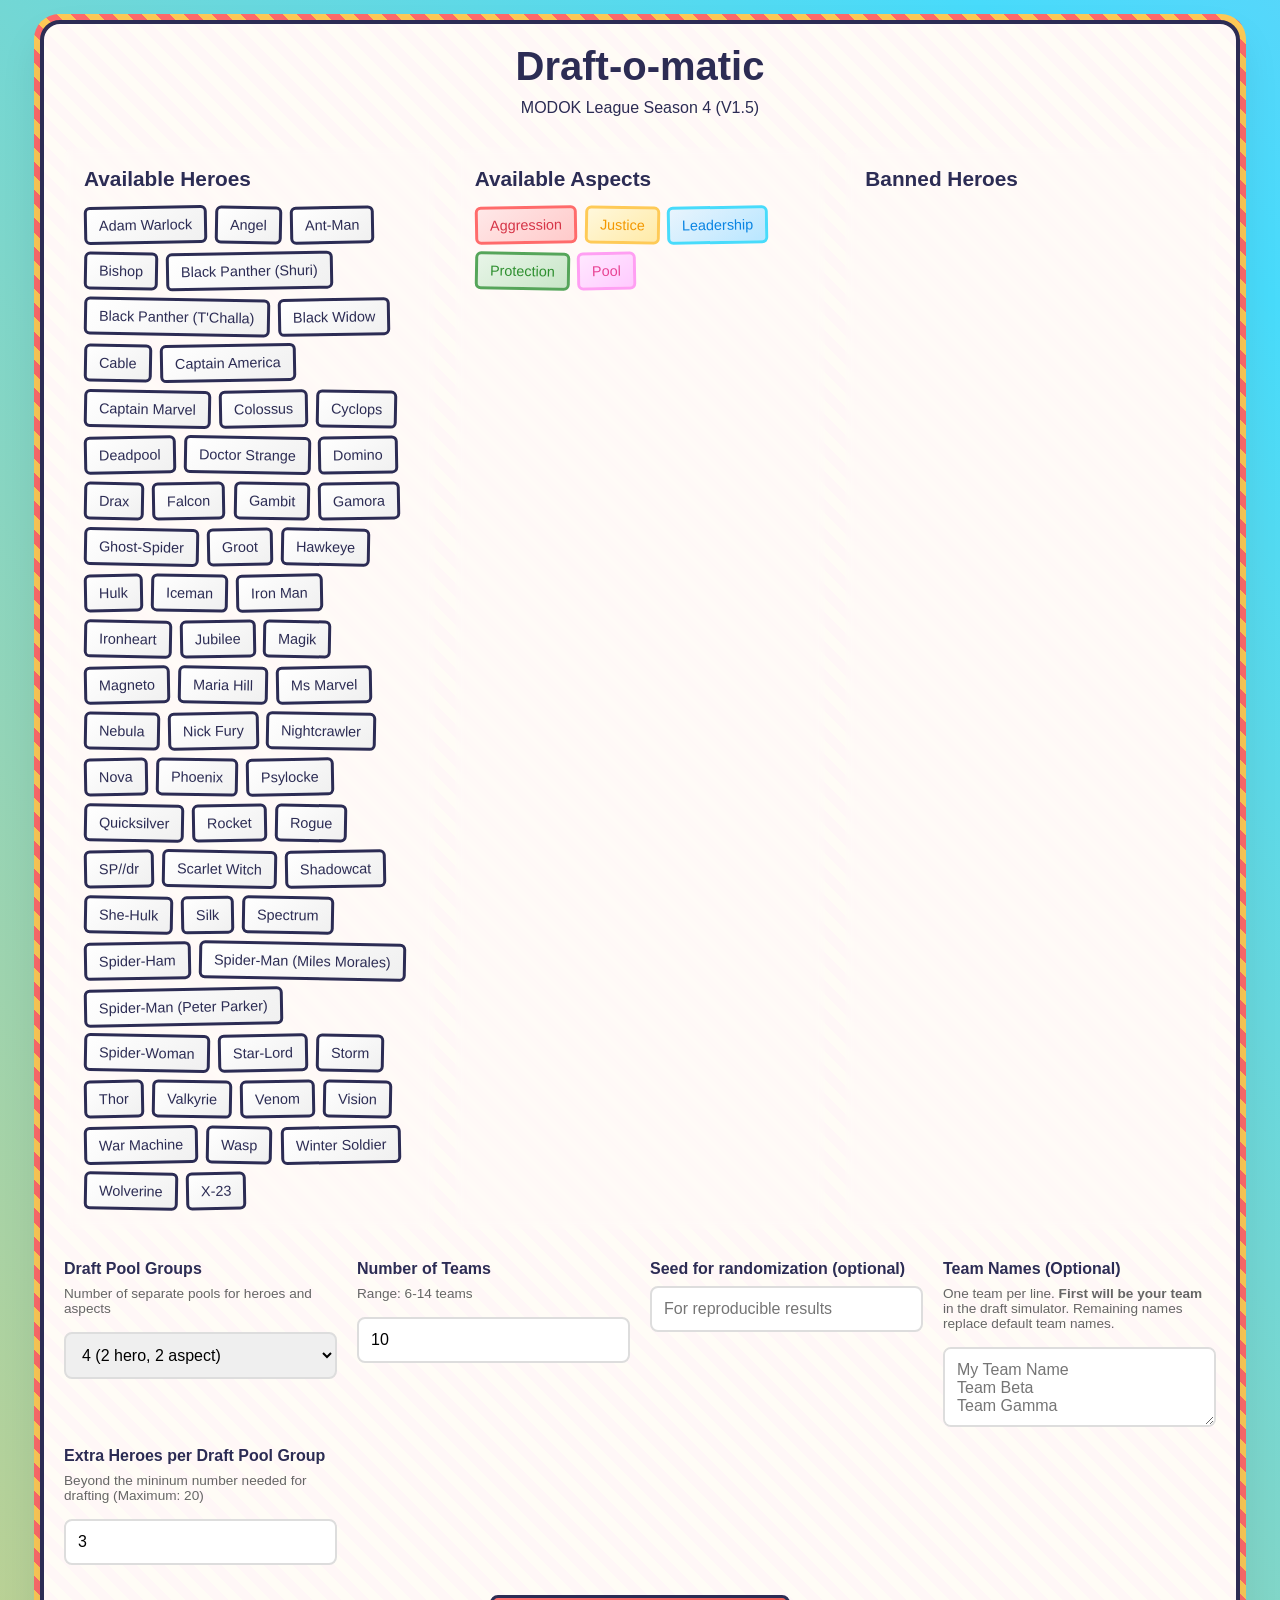
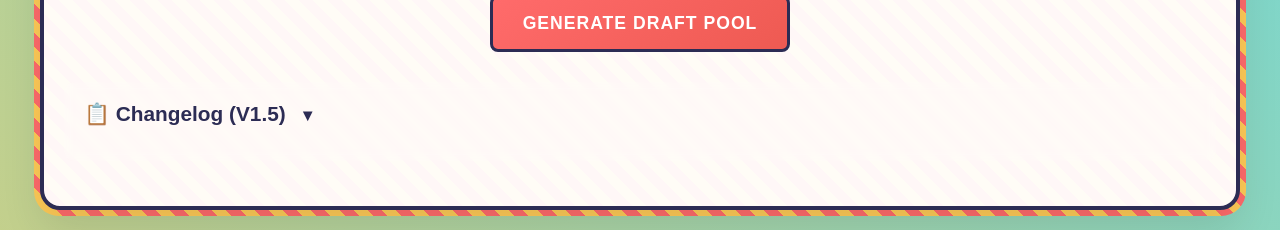
<file: s4/draft/v1.5_with_changelog.html>
<!DOCTYPE html>
<html lang="en">
<head>
 <meta charset="UTF-8">
 <meta name="viewport" content="width=device-width, initial-scale=1.0">
 <title>MODOK League S4 Hero Pool Builder - Enhanced</title>
 <style>
   * {
     margin: 0;
     padding: 0;
     box-sizing: border-box;
   }

   body {
     background: linear-gradient(45deg, #ff6b6b, #feca57, #48dbfb, #ff9ff3);
     background-size: 400% 400%;
     animation: comicBg 15s ease infinite;
     color: #2c2c54;
     font-family: 'Comic Sans MS', cursive, sans-serif;
     transition: all 0.3s ease;
     min-height: 100vh;
   }

   @keyframes comicBg {
     0% { background-position: 0% 50%; }
     50% { background-position: 100% 50%; }
     100% { background-position: 0% 50%; }
   }

   .container {
     max-width: 1200px;
     margin: 0 auto;
     padding: 20px;
     background: rgba(255, 255, 255, 0.95);
     border: 4px solid #2c2c54;
     border-radius: 20px;
     position: relative;
     box-shadow: 0 20px 40px rgba(0,0,0,0.1);
     margin-top: 20px;
     margin-bottom: 20px;
   }

   .container::before {
     content: '';
     position: absolute;
     top: -10px;
     left: -10px;
     right: -10px;
     bottom: -10px;
     background: repeating-linear-gradient(
       45deg,
       #ff6b6b,
       #ff6b6b 10px,
       #feca57 10px,
       #feca57 20px
     );
     border-radius: 25px;
     z-index: -1;
   }

   .header {
     text-align: center;
     margin-bottom: 30px;
   }

   .header h1 {
     font-size: 2.5rem;
     margin-bottom: 10px;
     font-weight: 700;
   }

   .controls {
     display: grid;
     grid-template-columns: repeat(auto-fit, minmax(250px, 1fr));
     gap: 20px;
     margin-bottom: 30px;
   }

   .control-group {
     display: flex;
     flex-direction: column;
     gap: 8px;
   }

   .control-group label {
     font-weight: 600;
     font-size: 1rem;
   }

   .control-group input, .control-group select, .control-group textarea {
     padding: 12px;
     border: 2px solid #ddd;
     border-radius: 8px;
     font-size: 1rem;
     transition: all 0.3s ease;
   }

   .control-group input:focus, .control-group select:focus, .control-group textarea:focus {
     outline: none;
     border-color: #4a90e2;
     box-shadow: 0 0 0 3px rgba(74, 144, 226, 0.1);
   }

   .btn {
     padding: 15px 30px;
     background: linear-gradient(145deg, #ff6b6b, #ee5a52);
     color: white;
     border: 3px solid #2c2c54;
     border-radius: 8px;
     font-size: 1.1rem;
     font-weight: bold;
     cursor: pointer;
     transition: all 0.3s ease;
     text-transform: uppercase;
     letter-spacing: 1px;
   }

   .btn:hover {
     background: linear-gradient(145deg, #ee5a52, #e54646);
     transform: translateY(-2px);
     box-shadow: 0 10px 20px rgba(0,0,0,0.2);
   }

   .hero-lists {
     display: grid;
     grid-template-columns: repeat(auto-fit, minmax(300px, 1fr));
     gap: 20px;
     margin-bottom: 30px;
   }

   .hero-section {
     padding: 20px;
     border-radius: 10px;
     background: rgba(255,255,255,0.1);
     backdrop-filter: blur(5px);
   }

   .hero-section h3 {
     margin-bottom: 15px;
     font-size: 1.3rem;
     font-weight: 600;
   }

   .hero-grid {
     display: flex;
     flex-wrap: wrap;
     gap: 8px;
   }

   .hero-card {
     padding: 8px 12px;
     background: linear-gradient(145deg, #fff, #f0f0f0);
     border: 3px solid #2c2c54;
     border-radius: 6px;
     font-size: 0.9rem;
     transition: all 0.3s ease;
     cursor: default;
     transform: rotate(-1deg);
   }

   .hero-card:nth-child(even) {
     transform: rotate(1deg);
   }

   .hero-card:hover {
     transform: rotate(0deg) scale(1.05);
     box-shadow: 0 10px 20px rgba(0,0,0,0.3);
   }

   .results {
     margin-top: 30px;
   }

   .result-section {
     margin-bottom: 25px;
     padding: 20px;
     border-radius: 10px;
     background: rgba(255,255,255,0.1);
     backdrop-filter: blur(5px);
   }

   .result-section h3 {
     margin-bottom: 15px;
     font-size: 1.3rem;
     font-weight: 600;
     color: #2c2c54;
   }

   .draft-order {
     display: grid;
     grid-template-columns: repeat(auto-fit, minmax(120px, 1fr));
     gap: 10px;
   }

   .team-card {
     padding: 12px;
     text-align: center;
     background: rgba(74, 144, 226, 0.1);
     border-radius: 8px;
     font-weight: 600;
     border: 2px solid rgba(74, 144, 226, 0.3);
   }

   .footer-note {
     margin-top: 30px;
     padding: 15px;
     background: rgba(0,0,0,0.1);
     border-radius: 8px;
     font-size: 0.9rem;
     text-align: center;
     display: none;
   }

   .footer-note a {
     color: #2c2c54;
     text-decoration: none;
     font-weight: 600;
   }

   .footer-note a:hover {
     text-decoration: underline;
   }

   @media (max-width: 768px) {
     .container {
       padding: 15px;
       margin: 10px;
     }
     
     .header h1 {
       font-size: 2rem;
     }
     
     .controls {
       grid-template-columns: 1fr;
     }
     
     .hero-lists {
       grid-template-columns: 1fr;
     }
   }
 </style>
</head>
<body>
 <div class="container">
   <div class="header">
     <h1>Draft-o-matic</h1>
     <p id="toolVersionDisplay">MODOK League Season 4 (V1.0.5)</p>
   </div>

   <div class="hero-lists">
     <div class="hero-section">
       <h3>Available Heroes</h3>
       <div class="hero-grid" id="allHeroes"></div>
     </div>
     
     <div class="hero-section">
       <h3>Available Aspects</h3>
       <div class="hero-grid" id="allAspects"></div>
     </div>
     
     <div class="hero-section">
       <h3>Banned Heroes</h3>
       <div class="hero-grid" id="bannedHeroes"></div>
     </div>
   </div>

   <div class="controls">
     <div class="control-group">
       <label for="draftPoolGroups">Draft Pool Groups</label>
       <small style="color: #666; font-size: 0.85em; margin-bottom: 8px; display: block;">Number of separate pools for heroes and aspects</small>
       <select id="draftPoolGroups">
         <option value="4">4 (2 hero, 2 aspect)</option>
         <option value="2">2 (1 hero, 1 aspect)</option>
       </select>
     </div>
     
     <div class="control-group">
       <label for="teamsInput">Number of Teams</label>
       <small style="color: #666; font-size: 0.85em; margin-bottom: 8px; display: block;">Range: 6-14 teams</small>
       <input type="number" id="teamsInput" min="6" max="14" value="10">
     </div>
     
     <div class="control-group">
       <label for="seedInput">Seed for randomization (optional)</label>
       <input type="text" id="seedInput" placeholder="For reproducible results">
     </div>
     
     <div class="control-group">
       <label for="teamListInput">Team Names (Optional)</label>
       <small style="color: #666; font-size: 0.85em; margin-bottom: 8px; display: block;">One team per line. <strong>First will be your team</strong> in the draft simulator. Remaining names replace default team names.</small>
       <textarea id="teamListInput" placeholder="My Team Name&#10;Team Beta&#10;Team Gamma&#10;..." style="padding: 12px; border: 2px solid #ddd; border-radius: 8px; font-size: 1rem; resize: vertical; min-height: 80px; font-family: inherit;"></textarea>
     </div>
     
     <div class="control-group">
       <label for="extrasInput">Extra Heroes per Draft Pool Group</label>
       <small id="extrasSubLabel" style="color: #666; font-size: 0.85em; margin-bottom: 8px; display: block;">Beyond the mininum number needed for drafting (Maximum: <span id="maxExtras">45</span>)</small>
       <input type="number" id="extrasInput" min="0" max="45" value="3">
     </div>
   </div>

   <div style="text-align: center;">
     <button class="btn" id="goButton">Generate Draft Pool</button>
   </div>

   <div class="result-section" style="margin-top: 30px;">
     <h3 style="cursor: pointer; user-select: none; transition: color 0.3s ease;" onclick="toggleChangelog()" id="changelogHeader">
       📋 Changelog <span id="versionDisplay">(V1.0.5)</span> <span id="changelogArrow" style="font-size: 0.8em; margin-left: 8px;">▼</span>
     </h3>
     <div id="changelogContent" style="display: none; padding: 15px; background: rgba(72, 219, 251, 0.1); border-radius: 8px; border: 2px solid #48dbfb; margin-top: 10px;">
       <h4 style="margin-bottom: 10px; color: #48dbfb; font-size: 1.1rem;">V1.4 - Bot Aspect Group Restrictions</h4>
       <ul style="margin-left: 20px; color: #2c2c54;">
         <li style="margin-bottom: 8px;"><strong>Enhanced Bot Compliance:</strong> Fixed bot aspect selection to properly respect aspect group restrictions in 4-group mode</li>
         <li style="margin-bottom: 8px;"><strong>Strategic Accuracy:</strong> Bots now correctly pick only one aspect from each aspect group, matching player restrictions</li>
         <li style="margin-bottom: 8px;"><strong>Maintained Intelligence:</strong> All existing bot priority logic preserved (Leadership first, weighted selection, surprise picks)</li>
         <li style="margin-bottom: 8px;"><strong>Group Enforcement:</strong> Second aspect pick automatically filtered to opposite group when first aspect selected</li>
         <li style="margin-bottom: 8px;"><strong>Backward Compatibility:</strong> 2-group mode bot behavior remains completely unchanged</li>
         <li style="margin-bottom: 8px;"><strong>Fair Gameplay:</strong> Ensures bots follow the same strategic constraints as human players</li>
       </ul>
       <h4 style="margin-bottom: 10px; color: #48dbfb; font-size: 1.1rem; margin-top: 15px;">V1.3 - Enhanced Export Formatting</h4>
       <ul style="margin-left: 20px; color: #2c2c54;">
         <li style="margin-bottom: 8px;"><strong>Grouped Aspect Export:</strong> Aspect pool export now shows separate groups in 4-group mode with individual counts</li>
         <li style="margin-bottom: 8px;"><strong>Strategic Information:</strong> Each aspect group displays detailed breakdown of aspect types and quantities</li>
         <li style="margin-bottom: 8px;"><strong>Proper Formatting:</strong> Added group headers with aspect counts (e.g., "Aspect Group 1 (15 aspects)")</li>
         <li style="margin-bottom: 8px;"><strong>Enhanced Planning:</strong> Clear visibility of aspect distribution across groups in exported files</li>
         <li style="margin-bottom: 8px;"><strong>Export Consistency:</strong> Aspect export format now matches hero export structure</li>
         <li style="margin-bottom: 8px;"><strong>Backward Compatibility:</strong> 2-group mode export format remains unchanged</li>
       </ul>
       <h4 style="margin-bottom: 10px; color: #48dbfb; font-size: 1.1rem; margin-top: 15px;">V1.2 - Export Bug Fixes</h4>
       <ul style="margin-left: 20px; color: #2c2c54;">
         <li style="margin-bottom: 8px;"><strong>Accurate Hero Counts:</strong> Fixed hero pool export to show correct total count across all groups</li>
         <li style="margin-bottom: 8px;"><strong>Proper Line Breaks:</strong> Added proper formatting with line breaks between group headers and hero lists</li>
         <li style="margin-bottom: 8px;"><strong>Enhanced Readability:</strong> Each hero now appears on its own line with proper spacing between groups</li>
         <li style="margin-bottom: 8px;"><strong>Export Quality:</strong> Resolved formatting issues that caused exported text to run together</li>
         <li style="margin-bottom: 8px;"><strong>Professional Output:</strong> Export files now have clean, readable structure for easy reference</li>
         <li style="margin-bottom: 8px;"><strong>Group Separation:</strong> Clear visual distinction between Hero Group 1 and Hero Group 2 in exports</li>
       </ul>
       <h4 style="margin-bottom: 10px; color: #48dbfb; font-size: 1.1rem; margin-top: 15px;">V1.1 - Enhanced Aspect Pool Display</h4>
       <ul style="margin-left: 20px; color: #2c2c54;">
         <li style="margin-bottom: 8px;"><strong>Grouped Aspect Pool Display:</strong> Main aspect pool now shows aspects separated into groups (4-group mode)</li>
         <li style="margin-bottom: 8px;"><strong>Type Summary Counts:</strong> Each aspect group displays count of each aspect type for strategic planning</li>
         <li style="margin-bottom: 8px;"><strong>Visual Consistency:</strong> Aspect pool display now matches the structure used in draft simulator</li>
         <li style="margin-bottom: 8px;"><strong>Strategic Information:</strong> Clear overview of aspect distribution across groups before drafting</li>
         <li style="margin-bottom: 8px;"><strong>Enhanced Planning:</strong> Teams can better strategize knowing the exact composition of each group</li>
         <li style="margin-bottom: 8px;"><strong>Backward Compatibility:</strong> 2-group mode maintains single-list aspect display</li>
       </ul>
       <h4 style="margin-bottom: 10px; color: #48dbfb; font-size: 1.1rem; margin-top: 15px;">V1.0.9 - Fixed Aspect Group Selection</h4>
       <ul style="margin-left: 20px; color: #2c2c54;">
         <li style="margin-bottom: 8px;"><strong>Accurate Group Selection:</strong> Fixed bug where clicking an aspect in a specific group would draft from the wrong group</li>
         <li style="margin-bottom: 8px;"><strong>Precise Aspect Drafting:</strong> Clicking a selectable aspect now drafts exactly that aspect from the correct group</li>
         <li style="margin-bottom: 8px;"><strong>Maintained Group Restrictions:</strong> All existing group limitations and visual indicators remain intact</li>
         <li style="margin-bottom: 8px;"><strong>Enhanced Reliability:</strong> 4-group mode aspect selection now works as visually indicated</li>
         <li style="margin-bottom: 8px;"><strong>Backward Compatibility:</strong> 2-group mode selection behavior remains unchanged</li>
         <li style="margin-bottom: 8px;"><strong>Strategic Accuracy:</strong> Players can now confidently select aspects knowing exactly which will be drafted</li>
       </ul>
       <h4 style="margin-bottom: 10px; color: #48dbfb; font-size: 1.1rem; margin-top: 15px;">V1.0.8 - Highest-Numbered Aspect Selection</h4>
       <ul style="margin-left: 20px; color: #2c2c54;">
         <li style="margin-bottom: 8px;"><strong>Selective Aspect Drafting:</strong> In 4-group mode, only the highest numbered aspect of each type per group can be selected</li>
         <li style="margin-bottom: 8px;"><strong>Visual Checkmark System:</strong> Selectable aspects display ✅ before their name for clear identification</li>
         <li style="margin-bottom: 8px;"><strong>Strategic Clarity:</strong> Non-selectable aspects remain visible but unclickable, maintaining draft visibility</li>
         <li style="margin-bottom: 8px;"><strong>Conflict Prevention:</strong> Eliminates aspect selection conflicts while preserving strategic information</li>
         <li style="margin-bottom: 8px;"><strong>Enhanced User Experience:</strong> Clear visual distinction between selectable and reference-only aspects</li>
         <li style="margin-bottom: 8px;"><strong>Backward Compatibility:</strong> 2-group mode remains unchanged with full aspect selection freedom</li>
       </ul>
       <h4 style="margin-bottom: 10px; color: #48dbfb; font-size: 1.1rem; margin-top: 15px;">V1.0.7 - Aspect Group Draft Restrictions</h4>
       <ul style="margin-left: 20px; color: #2c2c54;">
         <li style="margin-bottom: 8px;"><strong>Aspect Group Limitations:</strong> In 4-group mode, each team can now only draft one aspect from each aspect group</li>
         <li style="margin-bottom: 8px;"><strong>Complete Group System:</strong> 4-group mode now features 2 hero groups + 2 aspect groups for maximum strategic depth</li>
         <li style="margin-bottom: 8px;"><strong>Smart Bot Aspect Strategy:</strong> Bots make first aspect pick using normal priority, second pick restricted to opposite aspect group</li>
         <li style="margin-bottom: 8px;"><strong>Enhanced Strategic Depth:</strong> Teams must balance both hero and aspect group selections in tactical drafting</li>
         <li style="margin-bottom: 8px;"><strong>Unified Group Display:</strong> Aspect groups shown with clear visual separation in draft simulator interface</li>
         <li style="margin-bottom: 8px;"><strong>Backward Compatibility:</strong> 2-group mode remains completely unchanged with no new restrictions</li>
       </ul>
       <h4 style="margin-bottom: 10px; color: #48dbfb; font-size: 1.1rem; margin-top: 15px;">V1.0.6 - Hero Group Draft Restrictions</h4>
       <ul style="margin-left: 20px; color: #2c2c54;">
         <li style="margin-bottom: 8px;"><strong>Group-Based Draft Limits:</strong> In 4-group mode, each team can now only draft one hero from each group</li>
         <li style="margin-bottom: 8px;"><strong>Smart Bot Strategy:</strong> Bots make first hero pick using normal tier list, second pick restricted to opposite group</li>
         <li style="margin-bottom: 8px;"><strong>Player Restrictions:</strong> Hero selection automatically filtered based on group availability for current team</li>
         <li style="margin-bottom: 8px;"><strong>Strategic Depth:</strong> Adds tactical decision-making to hero selection in 4-group drafts</li>
         <li style="margin-bottom: 8px;"><strong>Backward Compatibility:</strong> 2-group mode remains completely unchanged with no new restrictions</li>
         <li style="margin-bottom: 8px;"><strong>Enhanced Draft Rules:</strong> Clear group restrictions display in draft simulator interface</li>
       </ul>
       <ul style="margin-left: 20px; color: #2c2c54;">
         <li style="margin-bottom: 8px;"><strong>Centralized Version Control:</strong> Added global TOOL_VERSION variable for consistent version management</li>
         <li style="margin-bottom: 8px;"><strong>Dynamic Version Display:</strong> All version references now automatically update from central variable</li>
         <li style="margin-bottom: 8px;"><strong>Improved Maintainability:</strong> Single location for version updates reduces inconsistencies</li>
         <li style="margin-bottom: 8px;"><strong>Enhanced Footer Generation:</strong> Export function now dynamically includes current version</li>
         <li style="margin-bottom: 8px;"><strong>Future-Proof Structure:</strong> Simplified version update process for future releases</li>
       </ul>
       <h4 style="margin-bottom: 10px; color: #48dbfb; font-size: 1.1rem; margin-top: 15px;">V1.0.2 - String Concatenation Update</h4>
       <ul style="margin-left: 20px; color: #2c2c54;">
         <li style="margin-bottom: 8px;"><strong>Template Literal Removal:</strong> Replaced all template literals with string concatenation for broader compatibility</li>
         <li style="margin-bottom: 8px;"><strong>ES5 Compatibility:</strong> Improved support for older browsers and environments</li>
         <li style="margin-bottom: 8px;"><strong>Code Modernization:</strong> Updated syntax while maintaining full functionality</li>
         <li style="margin-bottom: 8px;"><strong>Performance Optimization:</strong> String concatenation optimizations for better execution</li>
         <li style="margin-bottom: 8px;"><strong>Stability Enhancement:</strong> Reduced potential compatibility issues across different JavaScript engines</li>
       </ul>
       <h4 style="margin-bottom: 10px; color: #48dbfb; font-size: 1.1rem; margin-top: 15px;">V1.0.1 - Draft Pool Groups Foundation</h4>
       <ul style="margin-left: 20px; color: #2c2c54;">
         <li style="margin-bottom: 8px;"><strong>Draft Pool Groups Selector:</strong> Added dropdown to choose between "4 (2 hero, 2 aspect)" and "2 (1 hero, 1 aspect)" group configurations</li>
         <li style="margin-bottom: 8px;"><strong>Hero Pool Splitting:</strong> Heroes automatically split into two equal groups when using 4-group mode</li>
         <li style="margin-bottom: 8px;"><strong>Extra Heroes per Group:</strong> Renamed and updated "Extras in the Draft Pool" with different defaults: 3 for 4-group mode, 6 for 2-group mode</li>
         <li style="margin-bottom: 8px;"><strong>Dynamic Defaults:</strong> Extra heroes field automatically adjusts default value when switching between group modes</li>
         <li style="margin-bottom: 8px;"><strong>Foundation for Multi-Group System:</strong> Prepares the tool for advanced drafting with separate hero and aspect group pools</li>
         <li style="margin-bottom: 8px;"><strong>Enhanced Display:</strong> Hero groups shown with proper section formatting matching other result displays</li>
         <li style="margin-bottom: 8px;"><strong>Backward Compatibility:</strong> Existing functionality unchanged while new features are developed</li>
       </ul>
       <h4 style="margin-bottom: 10px; color: #48dbfb; font-size: 1.1rem; margin-top: 15px;">V0.11 - Enhanced Bot Leadership Priority</h4>
       <ul style="margin-left: 20px; color: #2c2c54;">
         <li style="margin-bottom: 8px;"><strong>Leadership First Strategy:</strong> When bots pick aspects (non-surprise), they now prioritize any available Leadership before other aspects</li>
         <li style="margin-bottom: 8px;"><strong>Two-Stage Aspect Logic:</strong> 1) Check for surprise pick, 2) If Leadership available, take highest Leadership, 3) Otherwise use weighted selection</li>
         <li style="margin-bottom: 8px;"><strong>Strategic Realism:</strong> Reflects the high value of Leadership aspects in competitive play</li>
         <li style="margin-bottom: 8px;"><strong>Highest Number Priority:</strong> When taking Leadership, bots always select the highest-numbered available instance</li>
         <li style="margin-bottom: 8px;"><strong>Fallback Logic:</strong> When no Leadership remains, bots use standard weighted selection from top 5 aspects in priority list</li>
         <li style="margin-bottom: 8px;"><strong>Surprise Pick Immunity:</strong> Leadership priority only applies to non-surprise picks, maintaining randomness when surprise triggered</li>
       </ul>
       <h4 style="margin-bottom: 10px; color: #48dbfb; font-size: 1.1rem; margin-top: 15px;">V0.10 - Aspect Priority Renumbering</h4>
       <ul style="margin-left: 20px; color: #2c2c54;">
         <li style="margin-bottom: 8px;"><strong>Descending Order Display:</strong> Aspect priority list now renumbers aspects within each type to show in descending order</li>
         <li style="margin-bottom: 8px;"><strong>Improved Readability:</strong> Higher-numbered aspects of the same type appear first in bot priority (e.g., Justice #2 before Justice #1)</li>
         <li style="margin-bottom: 8px;"><strong>Consistent Logic:</strong> Maintains the same selection priority while improving visual organization</li>
         <li style="margin-bottom: 8px;"><strong>Example Ordering:</strong> Protection #2, Justice #2, Aggression #3, Justice #1, Aggression #2, Aggression #1, Protection #1</li>
         <li style="margin-bottom: 8px;"><strong>Bot Strategy Unchanged:</strong> Selection weights and priority logic remain identical, only display order is modified</li>
         <li style="margin-bottom: 8px;"><strong>Export Integration:</strong> Renumbered priority order included in exported draft pool files</li>
       </ul>
       <h4 style="margin-bottom: 10px; color: #48dbfb; font-size: 1.1rem; margin-top: 15px;">V0.9 - Spider-Woman Aspect Assignment</h4>
       <ul style="margin-left: 20px; color: #2c2c54;">
         <li style="margin-bottom: 8px;"><strong>Spider-Woman Enhancement:</strong> When Spider-Woman is included in the hero pool, she's automatically assigned a random aspect</li>
         <li style="margin-bottom: 8px;"><strong>Weighted Randomization:</strong> Aspects assigned with weights: Aggression (2), Justice (2), Leadership (2), Protection (2), Pool (1)</li>
         <li style="margin-bottom: 8px;"><strong>Draft Bot Integration:</strong> Spider-Woman's assigned aspect name appears in bot priority order (e.g., "Spider-Woman - Aggression")</li>
         <li style="margin-bottom: 8px;"><strong>Consistent Naming:</strong> The same aspect-assigned name appears in both hero pool and bot priority displays</li>
         <li style="margin-bottom: 8px;"><strong>Seeded Randomization:</strong> Aspect assignment uses the same random seed as other pool generation for reproducible results</li>
         <li style="margin-bottom: 8px;"><strong>Export Integration:</strong> Aspect-assigned Spider-Woman name included in all exported sections</li>
       </ul>
       <h4 style="margin-bottom: 10px; color: #48dbfb; font-size: 1.1rem; margin-top: 15px;">V0.8 - Bot Surprise Pick System</h4>
       <ul style="margin-left: 20px; color: #2c2c54;">
         <li style="margin-bottom: 8px;"><strong>Surprise Pick Slider:</strong> Added second slider for bot's chance to make completely random picks (0-100%)</li>
         <li style="margin-bottom: 8px;"><strong>Two-Stage Selection:</strong> Bots first check for surprise pick, then use weighted selection if not surprising</li>
         <li style="margin-bottom: 8px;"><strong>Complete Randomness:</strong> Surprise picks ignore tier lists entirely and choose randomly from all available options</li>
         <li style="margin-bottom: 8px;"><strong>Default 10%:</strong> Conservative default ensures occasional shocking picks without breaking strategy</li>
         <li style="margin-bottom: 8px;"><strong>Enhanced Strategy Control:</strong> Users now control both round adherence AND tier list adherence independently</li>
         <li style="margin-bottom: 8px;"><strong>Dynamic Descriptions:</strong> Both sliders update strategy descriptions in real-time</li>
         <li style="margin-bottom: 8px;"><strong>Improved Naming:</strong> Renamed first slider to "Bot Ignore Round Preferences" for clarity</li>
         <li style="margin-bottom: 8px;"><strong>Export Integration:</strong> Both bot settings included in exported draft pool files</li>
         <li style="margin-bottom: 8px;"><strong>Strategic Depth:</strong> Players can now experience everything from predictable bots to complete chaos</li>
       </ul>
       <h4 style="margin-bottom: 10px; color: #48dbfb; font-size: 1.1rem; margin-top: 15px;">V0.7 - Customizable Bot Strategy</h4>
       <ul style="margin-left: 20px; color: #2c2c54;">
         <li style="margin-bottom: 8px;"><strong>Bot Randomness Control:</strong> Added slider to adjust bot's chance to draft opposite type (0-100%)</li>
         <li style="margin-bottom: 8px;"><strong>Improved Default:</strong> Increased default bot randomness from 10% to 15% for more varied drafts</li>
         <li style="margin-bottom: 8px;"><strong>Strategy Customization:</strong> Users can now fine-tune bot behavior from predictable (0%) to chaotic (100%)</li>
         <li style="margin-bottom: 8px;"><strong>Real-time Preview:</strong> Bot strategy description updates dynamically as you adjust the slider</li>
         <li style="margin-bottom: 8px;"><strong>Enhanced Control:</strong> Full control over draft simulator difficulty and unpredictability</li>
         <li style="margin-bottom: 8px;"><strong>Export Integration:</strong> Bot randomness setting included in exported draft pool files</li>
         <li style="margin-bottom: 8px;"><strong>User Interface:</strong> Intuitive slider with visual indicators (Predictable → Balanced → Chaotic)</li>
       </ul>
       <h4 style="margin-bottom: 10px; color: #48dbfb; font-size: 1.1rem; margin-top: 15px;">V0.6 - Aspect Priority Early Display</h4>
       <ul style="margin-left: 20px; color: #2c2c54;">
         <li style="margin-bottom: 8px;"><strong>Early Aspect Priority:</strong> Bot aspect priority is now displayed immediately when the draft pool is generated</li>
         <li style="margin-bottom: 8px;"><strong>Better User Experience:</strong> Users can see both hero and aspect bot priorities before starting the draft simulator</li>
         <li style="margin-bottom: 8px;"><strong>Consistent Priority Order:</strong> The same aspect priority order is used throughout the entire draft process</li>
         <li style="margin-bottom: 8px;"><strong>Enhanced Export:</strong> Export function now includes the bot aspect priority section</li>
         <li style="margin-bottom: 8px;"><strong>Seeded Aspect Shuffling:</strong> Aspect priority uses the same random seed as pool generation for reproducible results</li>
         <li style="margin-bottom: 8px;"><strong>Strategic Planning:</strong> Players can now plan their draft strategy by seeing bot priorities for both heroes and aspects upfront</li>
       </ul>
       <h4 style="margin-bottom: 10px; color: #48dbfb; font-size: 1.1rem; margin-top: 15px;">V0.5 - Enhanced Bot Draft Strategy</h4>
       <ul style="margin-left: 20px; color: #2c2c54;">
         <li style="margin-bottom: 8px;"><strong>Flexible Bot Drafting:</strong> Bots now have a 10% chance to draft the opposite type (hero vs aspect) in any round</li>
         <li style="margin-bottom: 8px;"><strong>Smart Constraints:</strong> Bots still respect the 2 heroes + 2 aspects maximum rule</li>
         <li style="margin-bottom: 8px;"><strong>Advanced Aspect Priority:</strong> Added "Bot Priority (Aspects)" display with Leadership first, Pool last, and shuffled middle aspects</li>
         <li style="margin-bottom: 8px;"><strong>Weighted Aspect Selection:</strong> Bots now use the same exponential weighting system for aspects as heroes (~42% for top priority, ~28% for 2nd, etc.)</li>
         <li style="margin-bottom: 8px;"><strong>Fixed Priority Order:</strong> Aspect priority is set once per draft - no reshuffling during gameplay</li>
         <li style="margin-bottom: 8px;"><strong>Individual Instance Shuffling:</strong> Middle aspects (Aggression, Justice, Protection) are shuffled by individual numbered instances, not by type groups</li>
         <li style="margin-bottom: 8px;"><strong>Highest Number Drafting:</strong> All aspect picks (player and bot) always draft the highest numbered available instance for easy counting</li>
         <li style="margin-bottom: 8px;"><strong>Additional Status Display:</strong> Added fourth draft status box for better visibility throughout the interface</li>
       </ul>
     </div>
   </div>

   <div class="results" id="results" style="display: none;">
     <div class="result-section">
       <h3>Hero Pool</h3>
       <div class="hero-grid" id="resultPool"></div>
     </div>
     
     <div class="result-section">
       <h3>Aspect Pool</h3>
       <div class="hero-grid" id="resultAspectPool"></div>
     </div>
     
     <div class="result-section">
       <h3>Draft Bot Priority (Heroes)</h3>
       <div class="hero-grid" id="resultDraftBot"></div>
     </div>
     
     <div class="result-section">
       <h3>Draft Bot Priority (Aspects)</h3>
       <div class="hero-grid" id="resultDraftBotAspects"></div>
     </div>
     
     <div class="result-section">
       <h3>Team Draft Order</h3>
       <div class="draft-order" id="resultDraftOrder"></div>
     </div>
     
     <div class="result-section">
       <h3>Excluded Heroes</h3>
       <div class="hero-grid" id="resultExcluded"></div>
     </div>
     
     <div style="text-align: center; margin-top: 30px; padding: 20px;">
       <div style="background: rgba(138, 43, 226, 0.1); padding: 20px; border-radius: 10px; margin-bottom: 20px; border: 2px solid #8A2BE2;">
         <h4 style="margin-bottom: 15px; color: #8A2BE2;">Bot Strategy Settings</h4>
         
         <div style="margin-bottom: 20px;">
           <label for="botRandomnessSlider" style="display: block; margin-bottom: 8px; font-weight: 600; color: #2c2c54;">
             Bot Ignore Round Preferences: <span id="botRandomnessValue" style="color: #8A2BE2;">15%</span>
           </label>
           <input type="range" id="botRandomnessSlider" min="0" max="100" value="15" style="width: 300px; max-width: 100%;" oninput="updateBotSettings()">
           <div style="display: flex; justify-content: space-between; max-width: 300px; margin: 5px auto 0; font-size: 0.8em; color: #666;">
             <span>0% (Predictable)</span>
             <span>50% (Balanced)</span>
             <span>100% (Chaotic)</span>
           </div>
           <p style="font-size: 0.85em; color: #666; margin: 8px 0 0; text-align: center;">Chance to ignore round preferences (Hero R1&3, Aspect R2&4)</p>
         </div>
         
         <div style="margin-bottom: 15px;">
           <label for="botSurpriseSlider" style="display: block; margin-bottom: 8px; font-weight: 600; color: #2c2c54;">
             Bot Surprise Pick: <span id="botSurpriseValue" style="color: #ff6b6b;">10%</span>
           </label>
           <input type="range" id="botSurpriseSlider" min="0" max="100" value="10" style="width: 300px; max-width: 100%;" oninput="updateBotSettings()">
           <div style="display: flex; justify-content: space-between; max-width: 300px; margin: 5px auto 0; font-size: 0.8em; color: #666;">
             <span>0% (Tier List Only)</span>
             <span>50% (Mixed)</span>
             <span>100% (Pure Random)</span>
           </div>
           <p style="font-size: 0.85em; color: #666; margin: 8px 0 0; text-align: center;">Chance to ignore tier lists and pick completely randomly</p>
         </div>
         
         <p id="botStrategyDescription" style="color: #2c2c54; font-size: 0.9rem; margin: 0; text-align: center; font-style: italic; background: rgba(255,255,255,0.3); padding: 10px; border-radius: 6px;">
           Bots prefer Hero in R1&3, Aspect in R2&4, with 15% chance to draft opposite type. 5% chance for surprise picks.
         </p>
       </div>
       
       <button class="btn" id="exportButton" onclick="exportDraftPool()" style="font-size: 1rem; padding: 12px 25px; margin-right: 15px;">
         📋 Export Draft Pool
       </button>
       <button class="btn" id="startDraftButton" onclick="startDraftSimulator()" style="font-size: 1rem; padding: 12px 25px;">
         🎯 Start Draft Simulator
       </button>
     </div>
   </div>

   <div class="draft-setup" id="draftSetup" style="display: none;">
     <div class="result-section">
       <h3>🎯 Draft Simulator - Setup</h3>
       <div style="padding: 20px;">
         <div style="background: rgba(255, 107, 107, 0.1); padding: 20px; border-radius: 10px; margin-bottom: 20px; border: 2px solid #ff6b6b;">
           <h4 style="margin-bottom: 10px; color: #ff6b6b;">Your Team</h4>
<p style="font-size: 1.2rem; font-weight: bold;" id="playerTeamDisplay"></p>
         </div>
         
         <div style="background: rgba(72, 219, 251, 0.1); padding: 20px; border-radius: 10px; margin-bottom: 20px; border: 2px solid #48dbfb;">
           <h4 style="margin-bottom: 15px; color: #48dbfb;">Draft Information</h4>
           <p style="margin-bottom: 10px;">Heroes available for draft: <strong id="heroCountDisplay"></strong></p>
           <p style="margin-bottom: 10px;">Aspects available for draft: <strong id="aspectCountDisplay"></strong></p>
           <p>Teams participating: <strong id="teamCountDisplay"></strong></p>
           <p style="margin-top: 10px; font-size: 0.9rem; color: #666;">Each team drafts 2 heroes and 2 aspects over 4 rounds</p>
         </div>
         
         <div style="background: rgba(138, 43, 226, 0.1); padding: 20px; border-radius: 10px; margin-bottom: 20px; border: 2px solid #8A2BE2; text-align: center;">
           <h4 style="margin-bottom: 10px; color: #8A2BE2; font-size: 1.2rem;">Current Draft Status</h4>
           <p id="draftStatusMessage2" style="font-size: 1.1rem; font-weight: bold; color: #2c2c54;">🎯 Your Turn - Click a hero or aspect to draft!</p>
           <p id="draftConstraintMessage2" style="font-size: 0.9rem; color: #666; margin-top: 8px;"></p>
         </div>
         
         <div style="background: rgba(160, 160, 160, 0.1); padding: 20px; border-radius: 10px; margin-bottom: 20px; border: 2px solid #a0a0a0;">
           <h4 style="margin-bottom: 15px; color: #2c2c54;">All Teams' Picks (Draft Order)</h4>
           <div id="allTeamsPicksDisplay">
             <p style="color: #666; font-style: italic;">Draft not started</p>
           </div>
         </div>
         
         <div style="background: rgba(254, 202, 87, 0.1); padding: 20px; border-radius: 10px; margin-bottom: 30px; border: 2px solid #feca57;">
           <h4 style="margin-bottom: 15px; color: #2c2c54;">Team Draft Order</h4>
           <div id="draftOrderDisplay" style="display: grid; grid-template-columns: repeat(auto-fit, minmax(150px, 1fr)); gap: 10px;"></div>
         </div>
         
         <div style="background: rgba(138, 43, 226, 0.1); padding: 20px; border-radius: 10px; margin-bottom: 20px; border: 2px solid #8A2BE2; text-align: center;">
           <h4 style="margin-bottom: 10px; color: #8A2BE2; font-size: 1.2rem;">Draft Status</h4>
           <p id="draftStatusMessage" style="font-size: 1.1rem; font-weight: bold; color: #2c2c54;">🎯 Your Turn - Click a hero or aspect to draft!</p>
           <p id="draftConstraintMessage" style="font-size: 0.9rem; color: #666; margin-top: 8px;"></p>
         </div>
         
         <div style="background: rgba(144, 238, 144, 0.1); padding: 20px; border-radius: 10px; margin-bottom: 20px; border: 2px solid #90EE90;">
           <h4 style="margin-bottom: 15px; color: #2c2c54;">Available Heroes for Draft</h4>
           <div id="availableHeroesDisplay" style="display: flex; flex-wrap: wrap; gap: 8px;"></div>
         </div>
         
         <div style="background: rgba(255, 193, 7, 0.1); padding: 20px; border-radius: 10px; margin-bottom: 20px; border: 2px solid #ffc107;">
           <h4 style="margin-bottom: 15px; color: #2c2c54;">Available Aspects for Draft</h4>
           <div id="availableAspectsDisplay" style="display: flex; flex-wrap: wrap; gap: 8px;"></div>
         </div>
         
         <div style="background: rgba(138, 43, 226, 0.1); padding: 20px; border-radius: 10px; margin-bottom: 20px; border: 2px solid #8A2BE2;">
           <h4 style="margin-bottom: 15px; color: #2c2c54;">Bot Priority (Heroes)</h4>
           <div id="botPriorityDisplay" style="display: flex; flex-wrap: wrap; gap: 8px;"></div>
         </div>
         
         <div style="background: rgba(255, 20, 147, 0.1); padding: 20px; border-radius: 10px; margin-bottom: 20px; border: 2px solid #ff1493;">
           <h4 style="margin-bottom: 15px; color: #2c2c54;">Bot Priority (Aspects)</h4>
           <div id="botAspectPriorityDisplay" style="display: flex; flex-wrap: wrap; gap: 8px;"></div>
         </div>
         
         <div style="background: rgba(255, 193, 7, 0.1); padding: 15px; border-radius: 8px; margin-bottom: 30px; border: 1px solid #ffc107;">
           <p style="color: #2c2c54; font-size: 0.9rem; margin: 0; text-align: center;">
             <strong>Draft Rules:</strong> 4 rounds total. Each team picks 2 heroes and 2 aspects. You can choose heroes or aspects freely within constraints.<br>
             <strong>Group Restrictions (4-group mode):</strong> Each team can only draft one hero from each hero group AND one aspect from each aspect group. Second picks must be from opposite groups.<br>
             <strong>Bot Strategy:</strong> Three-stage system - 1) Check round preferences, 2) Check for surprise picks (random), 3) Use strategic selection.<br>
             <strong>Round Preferences:</strong> Bots prefer Hero in R1&R3, Aspect in R2&R4. "Bot Ignore Round Preferences" slider controls chance to draft opposite type.<br>
             <strong>Hero Priority:</strong> Bots use weighted selection from tier list (~38% top choice, ~26% 2nd choice, etc.). Surprise picks ignore tier lists.<br>
             <strong>Aspect Priority:</strong> Leadership always prioritized first (if available), then weighted selection from priority list. Pool aspects ranked last.<br>
             <strong>Surprise Picks:</strong> Completely random selection that ignores both tier lists and Leadership priority. Controlled by separate slider.
           </p>
         </div>
       </div>
     </div>
   </div>

   <div class="footer-note" id="footerNote">
     Draft-bot order is based on <a href="https://www.youtube.com/watch?v=2bRm-ZxtNjM" target="_blank">Villain Theory's May 2025 tierlist</a>
   </div>
 </div>

 <script>
   /* ===== MODOK DRAFT TOOL - MAIN SCRIPT START ===== */
   // CRITICAL: All JavaScript code must remain within this script block
   
   // V1.5 Enhancement: Bot aspect variety discouragement
   var TOOL_VERSION = 'V1.5';
   
   // Initialize version displays
   document.addEventListener('DOMContentLoaded', function() {
     document.getElementById('toolVersionDisplay').textContent = 'MODOK League Season 4 (' + TOOL_VERSION + ')';
     document.getElementById('versionDisplay').textContent = '(' + TOOL_VERSION + ')';
   });
   
   // Error boundary wrapper for critical functions - Available globally
   function safeExecute(fn, context, args, functionName) {
     try {
       return fn.apply(context, args || []);
     } catch (error) {
       return null;
     }
   }
   
   // Runtime validation and error protection
   (function() {
     'use strict';
     
     // Validate HTML structure integrity
     function validateStructure() {
       try {
         var requiredElements = ['allHeroes', 'allAspects', 'bannedHeroes', 'goButton', 'results'];
         var missing = [];
         
         for (var i = 0; i < requiredElements.length; i++) {
           if (!document.getElementById(requiredElements[i])) {
             missing.push(requiredElements[i]);
           }
         }
         
         if (missing.length > 0) {
           return false;
         }
         
         return true;
       } catch (error) {
         return false;
       }
     }
     
     // Validate script execution at end
     window.validateScriptExecution = function() {
       var checks = [
         { name: 'HTML Structure', test: validateStructure },
         { name: 'Global Variables', test: function() { return typeof marvelHeroes !== 'undefined'; } },
         { name: 'Main Functions', test: function() { return typeof updateBotSettings === 'function'; } },
         { name: 'Event Handlers', test: function() { return typeof toggleChangelog === 'function'; } }
       ];
       
       var passed = 0;
       var total = checks.length;
       
       for (var i = 0; i < checks.length; i++) {
         var check = checks[i];
         var result = check.test();
         if (result) passed++;
       }
       
       if (passed === total) {
         return true;
       } else {
         return false;
       }
     };
     
     // Auto-validate on DOM ready
     if (document.readyState === 'loading') {
       document.addEventListener('DOMContentLoaded', function() {
         setTimeout(window.validateScriptExecution, 100);
       });
     } else {
       setTimeout(window.validateScriptExecution, 100);
     }
     
   })();
   
   // Global variables
   var aspectPriorityList = [];
   var currentTurnIndex = 0;
   var currentRound = 1;
   var maxRounds = 4;
   var draftOrderTeams = [];
   var playerTeamName = '';
   var teamPicks = {};
   var isPlayerTurn = false;
   var draftedHeroes = [];
   var draftedAspects = [];
   var allHeroes = [];
   var allAspects = [];
   var botRandomnessPercentage = 15; // Default 15% randomness
   var botSurprisePercentage = 10; // Default 10% surprise picks
   var heroGroup1 = [];
   var heroGroup2 = [];
   var aspectGroup1 = [];
   var aspectGroup2 = [];

   // V1.0.7 Debug: Make aspect groups accessible from console
   window.aspectGroup1 = aspectGroup1;
   window.aspectGroup2 = aspectGroup2;
   window.checkAspectGroups = function() {
     console.log('aspectGroup1 length:', window.aspectGroup1.length);
     console.log('aspectGroup2 length:', window.aspectGroup2.length);
     console.log('aspectGroup1 contents:', window.aspectGroup1);
     console.log('aspectGroup2 contents:', window.aspectGroup2);
   };

   // Update bot settings (both sliders)
   function updateBotSettings() {
     return safeExecute(function() {
       var randomnessSlider = document.getElementById('botRandomnessSlider');
       var surpriseSlider = document.getElementById('botSurpriseSlider');
       var randomnessValue = document.getElementById('botRandomnessValue');
       var surpriseValue = document.getElementById('botSurpriseValue');
       var description = document.getElementById('botStrategyDescription');
       
       botRandomnessPercentage = parseInt(randomnessSlider.value);
       botSurprisePercentage = parseInt(surpriseSlider.value);
       
       randomnessValue.textContent = botRandomnessPercentage + '%';
       surpriseValue.textContent = botSurprisePercentage + '%';
       
       // Generate combined strategy description
       var roundText = '';
       if (botRandomnessPercentage === 0) {
         roundText = 'Bots always follow strict pattern: Hero in R1&3, Aspect in R2&4';
       } else if (botRandomnessPercentage <= 25) {
         roundText = 'Bots prefer Hero in R1&3, Aspect in R2&4, with ' + botRandomnessPercentage + '% chance to draft opposite type';
       } else if (botRandomnessPercentage <= 75) {
         roundText = 'Bots have ' + botRandomnessPercentage + '% chance to ignore round preferences';
       } else {
         roundText = 'Bots mostly ignore round preferences (' + botRandomnessPercentage + '% chaos)';
       }
       
       var surpriseText = '';
       if (botSurprisePercentage === 0) {
         surpriseText = 'Always use tier list priorities';
       } else if (botSurprisePercentage <= 10) {
         surpriseText = botSurprisePercentage + '% chance for shocking surprise picks';
       } else if (botSurprisePercentage <= 25) {
         surpriseText = botSurprisePercentage + '% chance to ignore tier lists completely';
       } else if (botSurprisePercentage <= 50) {
         surpriseText = botSurprisePercentage + '% chance for random picks (mixed strategy)';
       } else {
         surpriseText = botSurprisePercentage + '% chance for random picks (mostly chaos)';
       }
       
       description.textContent = roundText + '. ' + surpriseText + '.';
     }, null, [], 'updateBotSettings');
   }

   // V1.0.6 Enhancement: Helper function to get hero group
   function getHeroGroup(heroName) {
     if (heroGroup1.includes(heroName)) {
       return 1;
     } else if (heroGroup2.includes(heroName)) {
       return 2;
     }
     return 0; // Not in any group (fallback for 2-group mode)
   }

   // V1.0.7 Enhancement: Helper function to get aspect group
   function getAspectGroup(aspectName) {
     if (aspectGroup1.includes(aspectName)) {
       return 1;
     } else if (aspectGroup2.includes(aspectName)) {
       return 2;
     }
     return 0; // Not in any group (fallback for 2-group mode)
   }

   // V1.1 Enhancement: Helper function to get aspect type summary
   function getAspectTypeSummary(aspectArray) {
     var typeCounts = {};
     aspectArray.forEach(function(aspect) {
       var aspectType = getAspectType(aspect);
       typeCounts[aspectType] = (typeCounts[aspectType] || 0) + 1;
     });
     
     var summaryParts = [];
     ['Aggression', 'Justice', 'Leadership', 'Protection', 'Pool'].forEach(function(type) {
       if (typeCounts[type]) {
         summaryParts.push(type + ': ' + typeCounts[type]);
       }
     });
     
     return summaryParts.join(', ');
   }

   // Helper function to get aspect type from numbered aspect
   function getAspectType(numberedAspect) {
     return numberedAspect.split(' #')[0];
   }

   // Initialize aspect priority order
   function initializeAspectPriorityOrder(useRandomSeed, rng) {
     useRandomSeed = useRandomSeed || true;
     var aspectsByType = {};
     allAspects.forEach(function(aspect) {
       var aspectType = getAspectType(aspect);
       if (!aspectsByType[aspectType]) {
         aspectsByType[aspectType] = [];
       }
       aspectsByType[aspectType].push(aspect);
     });
     
     Object.keys(aspectsByType).forEach(function(type) {
       aspectsByType[type].sort(function(a, b) {
         var numA = parseInt(a.split('#')[1]);
         var numB = parseInt(b.split('#')[1]);
         return numB - numA;
       });
     });
     
     aspectPriorityList = [];
     
     if (aspectsByType['Leadership']) {
       aspectPriorityList.push.apply(aspectPriorityList, aspectsByType['Leadership']);
     }
     
     var middleInstances = [];
     ['Aggression', 'Justice', 'Protection'].forEach(function(aspectType) {
       if (aspectsByType[aspectType]) {
         middleInstances.push.apply(middleInstances, aspectsByType[aspectType]);
       }
     });
     
     if (useRandomSeed && rng) {
       shuffleArray(middleInstances, rng);
     } else {
       for (var i = middleInstances.length - 1; i > 0; i--) {
         var j = Math.floor(Math.random() * (i + 1));
         var temp = middleInstances[i];
         middleInstances[i] = middleInstances[j];
         middleInstances[j] = temp;
       }
     }
     
     aspectPriorityList.push.apply(aspectPriorityList, middleInstances);
     
     if (aspectsByType['Pool']) {
       aspectPriorityList.push.apply(aspectPriorityList, aspectsByType['Pool']);
     }
     
     // V0.10 Enhancement: Renumber aspects for display in descending order
     aspectPriorityList = renumberAspectPriorityForDisplay(aspectPriorityList);
   }

   // Function to split hero pool into two groups for 4-group mode
   function splitHeroPoolIntoGroups(heroPool, rng) {
     var shuffledPool = heroPool.slice();
     shuffleArray(shuffledPool, rng);
     
     var midPoint = Math.floor(shuffledPool.length / 2);
     var group1 = shuffledPool.slice(0, midPoint).sort();
     var group2 = shuffledPool.slice(midPoint).sort();
     
     return { group1: group1, group2: group2 };
   }

   // V1.0.7 Enhancement: Function to split aspect pool into two groups for 4-group mode
   function splitAspectPoolIntoGroups(aspectPool, rng) {
     var shuffledPool = aspectPool.slice();
     shuffleArray(shuffledPool, rng);
     
     var midPoint = Math.floor(shuffledPool.length / 2);
     var group1 = shuffledPool.slice(0, midPoint).sort();
     var group2 = shuffledPool.slice(midPoint).sort();
     
     return { group1: group1, group2: group2 };
   }

   // Function to renumber aspects in descending order within each type
   function renumberAspectPriorityForDisplay(aspectList) {
     var renumberedList = [];
     var typeGroups = {};
     
     // Group aspects by type and collect their original numbers
     aspectList.forEach(function(aspect) {
       var aspectType = getAspectType(aspect);
       if (!typeGroups[aspectType]) {
         typeGroups[aspectType] = [];
       }
       typeGroups[aspectType].push(aspect);
     });
     
     // Process each aspect in the original list order
     aspectList.forEach(function(aspect) {
       var aspectType = getAspectType(aspect);
       var typeGroup = typeGroups[aspectType];
       
       // Find position of this aspect within its type group
       var aspectsOfThisTypeSoFar = renumberedList.filter(function(a) {
         return getAspectType(a) === aspectType;
       });
       var newNumber = typeGroup.length - aspectsOfThisTypeSoFar.length;
       
       renumberedList.push(aspectType + ' #' + newNumber);
     });
     
     return renumberedList;
   }

   // Function to assign aspect to Spider-Woman
   function assignSpiderWomanAspect(rng) {
     var aspects = ['Aggression', 'Justice', 'Leadership', 'Protection', 'Pool'];
     var weights = [2, 2, 2, 2, 1]; // Aggression=2, Justice=2, Leadership=2, Protection=2, Pool=1
     
     var totalWeight = weights.reduce(function(sum, weight) {
       return sum + weight;
     }, 0);
     var random = rng.next() * totalWeight;
     var cumulativeWeight = 0;
     
     for (var i = 0; i < aspects.length; i++) {
       cumulativeWeight += weights[i];
       if (random <= cumulativeWeight) {
         return aspects[i];
       }
     }
     
     return aspects[0]; // Fallback
   }

   // Banned heroes
   var bannedHeroes = [];

   // Available aspects
   var availableAspects = [
     'Aggression', 'Justice', 'Leadership', 'Protection', 'Pool'
   ];

   // Bot draft order
   var draftOrder = [
     'Spider-Ham', 'Cable', 'Cyclops', 'Storm', 'Magik', 'Psylocke', 'Maria Hill',
     'Bishop', 'Spider-Man (Peter Parker)', 'Doctor Strange', 'Spider-Man (Miles Morales)',
     'Captain Marvel', 'Scarlet Witch', 'X-23', 'Deadpool',
     'Black Panther (Shuri)', 'Magneto', 'Ironheart', 'Vision', 'Captain America', 
     'Domino', 'Angel', 'Shadowcat', 'Nova',
     'Nick Fury', 'Iron Man', 'Silk', 'Spider-Woman', 'SP//dr',
     'Phoenix', 'Wolverine', 'Venom', 'Rogue', "Black Panther (T'Challa)",
     'Ant-Man', 'Star-Lord', 'Spectrum', 'Colossus', 'Jubilee', 
     'Gambit', 'Iceman', 'Rocket',
     'Falcon', 'Winter Soldier',
     'Adam Warlock', 'Gamora', 'Ghost-Spider', 'Drax', 'Black Widow', 'Nightcrawler', 'Wasp',
     'Ms Marvel', 'Nebula', 'She-Hulk', 'Thor', 'War Machine', 'Quicksilver',
     'Hawkeye', 'Groot', 'Valkyrie', 'Hulk'
   ];

   // Toggle changelog
   function toggleChangelog() {
     return safeExecute(function() {
       var content = document.getElementById('changelogContent');
       var header = document.getElementById('changelogHeader');
       var arrow = document.getElementById('changelogArrow');
       
       if (content.style.display === 'none') {
         content.style.display = 'block';
         arrow.textContent = '▲';
         header.style.color = '#48dbfb';
       } else {
         content.style.display = 'none';
         arrow.textContent = '▼';
         header.style.color = '#2c2c54';
       }
     }, null, [], 'toggleChangelog');
   }

   // V1.0.7 Debug: Function to check aspect groups (for console debugging)
   function checkAspectGroups() {
     console.log('aspectGroup1 length:', aspectGroup1.length);
     console.log('aspectGroup2 length:', aspectGroup2.length);
     console.log('aspectGroup1 contents:', aspectGroup1);
     console.log('aspectGroup2 contents:', aspectGroup2);
   }

   // Check if hero is banned
   function isHeroBanned(heroName) {
     if (bannedHeroes.includes(heroName)) return true;
     var heroBaseName = heroName.split(' - ')[0];
     for (var i = 0; i < bannedHeroes.length; i++) {
       var bannedHero = bannedHeroes[i];
       var bannedBaseName = bannedHero.split(' - ')[0];
       if (heroBaseName === bannedBaseName) return true;
     }
     return false;
   }

   var filteredDraftOrder = draftOrder.filter(function(hero) {
     return !isHeroBanned(hero);
   });
   var marvelHeroes = filteredDraftOrder.slice().sort();

   // Team name pools
   var teamNamePools = {
     0: ['Aaron Davis', 'Abigail Brand', 'Adrian Toomes', 'Amora', 'Arnim Zola'],
     1: ['Betty Ross', 'Bullseye', 'Bruno Carrelli', 'Baron Mordo', 'Beetle', 'Black Tom Cassidy', 'Black Swan', 'Boomerang', 'Betty Brant'],
     2: ['Calvin Zabo', 'Cassandra Nova', 'Curt Connors', 'Clea', 'Carl "Crusher" Creel', 'Cassie Lang', 'Colleen Wing'],
     3: ['Doctor Doom', 'Donald Pierce', 'Dormammu', 'Daken', 'Danny Rand', 'Donald Blake'],
     4: ['Edwin Jarvis', 'Elektra', 'Emil Blonsky', 'Everett Ross', 'Ebony Maw', 'Eddie Brock', 'Exodus', 'Ego the Living Planet'],
     5: ['Felicia Hardy', 'Fin Fang Foom', 'Frank Castle', 'Franklin Richards', 'Frigga', 'Foggy Nelson'],
     6: ['Gwen Stacy', 'George Stacy', 'Gorgon', 'Giganto', 'Gilgamesh', 'Grandmaster', 'Gorr'],
     7: ['Harry Osborn', 'Howard Stark', 'Hope Pym', 'Hobgoblin', 'Helmut Zemo', 'Happy Hogan', 'Howard the Duck', 'Husk', 'High Evolutionary'],
     8: ['Illyana Rasputin', 'Imperial Guard', 'Iron Fist'],
     9: ['J Jonah Jameson', 'Janet Van Dyne', 'Jessica Jones', 'Jacosta', 'Jamie Madrox', 'Jimmy Woo', 'Johnny Blaze', 'Jessica Drew'],
     10: ['Karnak', 'Kurt Wagner', 'Kitty Pryde', 'Kaluu', 'Kamala Khan', 'Kang the Conqueror', 'Kid Omega', 'Killmonger', 'Kingpin', 'Klaw'],
     11: ['Laufey', 'Leo Fitz', 'Lucia von Bardas', 'Luke Cage', 'Loki', 'Lizard', 'Lorna Dane', 'Logan']
   };

   // Random number generator
   function Random(seed) {
     if (typeof seed === 'undefined') {
       seed = Math.random();
     }
     if (typeof seed === 'string') {
       this.seed = this.stringToHash(seed);
     } else {
       this.seed = this.hash(seed.toString());
     }
   }

   Random.prototype.stringToHash = function(str) {
     if (str === '') return 0;
     var hash = 0;
     for (var i = 0; i < str.length; i++) {
       var char = str.charCodeAt(i);
       hash = ((hash << 5) - hash) + char;
       hash = hash & hash;
     }
     return Math.abs(hash);
   };

   Random.prototype.hash = function(str) {
     var hash = 0;
     for (var i = 0; i < str.length; i++) {
       var char = str.charCodeAt(i);
       hash = ((hash << 5) - hash) + char;
       hash = hash & hash;
     }
     return Math.abs(hash);
   };

   Random.prototype.next = function() {
     this.seed = (1664525 * this.seed + 1013904223) >>> 0;
     return this.seed / 0xFFFFFFFF;
   };

   function shuffleArray(array, rng) {
     for (var i = array.length - 1; i > 0; i--) {
       var j = Math.floor(rng.next() * (i + 1));
       var temp = array[i];
       array[i] = array[j];
       array[j] = temp;
     }
   }

   // Initialize display
   document.getElementById('allHeroes').innerHTML = marvelHeroes.map(function(hero) {
     return '<div class="hero-card">' + hero + '</div>';
   }).join('');
   
   document.getElementById('allAspects').innerHTML = availableAspects.map(function(aspect) {
     var aspectStyle = '';
     switch(aspect.toLowerCase()) {
       case 'aggression':
         aspectStyle = 'background: linear-gradient(145deg, #ffe8e8, #ffcaca); border-color: #ff6b6b; color: #d63447;';
         break;
       case 'justice':
         aspectStyle = 'background: linear-gradient(145deg, #fff8dc, #ffeaa7); border-color: #feca57; color: #f39800;';
         break;
       case 'leadership':
         aspectStyle = 'background: linear-gradient(145deg, #e8f4fd, #b8e6ff); border-color: #48dbfb; color: #0984e3;';
         break;
       case 'protection':
         aspectStyle = 'background: linear-gradient(145deg, #e8f5e8, #c8e6c8); border-color: #55a55a; color: #2d8f2f;';
         break;
       case 'pool':
         aspectStyle = 'background: linear-gradient(145deg, #ffe8ff, #ffcaff); border-color: #ff9ff3; color: #e84393;';
         break;
       default:
         aspectStyle = 'background: linear-gradient(145deg, #f0f0f0, #e0e0e0); border-color: #888; color: #555;';
     }
     return '<div class="hero-card" style="' + aspectStyle + '">' + aspect + '</div>';
   }).join('');
   
   document.getElementById('bannedHeroes').innerHTML = bannedHeroes.map(function(hero) {
     return '<div class="hero-card">' + hero + '</div>';
   }).join('');

   // Update max extras and default value based on draft pool groups
   function updateMaxExtras() {
     return safeExecute(function() {
       var numberOfTeams = parseInt(document.getElementById('teamsInput').value) || 10;
       var draftPoolGroups = document.getElementById('draftPoolGroups').value;
       var extrasInput = document.getElementById('extrasInput');
       
       var maxExtras, defaultExtras;
       if (draftPoolGroups === '4') {
         // For 4-group mode: total heroes needed = 2 * (teams + extras per group)
         maxExtras = Math.floor((marvelHeroes.length / 2) - numberOfTeams);
         defaultExtras = 3;
       } else {
         // For 2-group mode: maintain current logic
         maxExtras = marvelHeroes.length - (2 * numberOfTeams);
         defaultExtras = 6;
       }
       
       document.getElementById('maxExtras').textContent = maxExtras;
       
       // Update default value if current value is the old default or if switching modes
       var currentValue = parseInt(extrasInput.value) || 0;
       
       if (currentValue === 6 || currentValue === 3 || currentValue === 0) {
         extrasInput.value = defaultExtras;
       }
       
       // Ensure current value doesn't exceed new maximum
       if (currentValue > maxExtras) {
         extrasInput.value = maxExtras;
       }
       
       extrasInput.setAttribute('max', maxExtras);
       
       var currentValue = parseInt(extrasInput.value) || 6;
       if (currentValue > maxExtras) {
         extrasInput.value = maxExtras;
}
     }, null, [], 'updateMaxExtras');
   }
   
   updateMaxExtras();
   document.getElementById('teamsInput').addEventListener('input', updateMaxExtras);
   document.getElementById('draftPoolGroups').addEventListener('change', updateMaxExtras);

   // Generate pool button event listener
   document.getElementById('goButton').addEventListener('click', function() {
     var seedInput = document.getElementById('seedInput').value;
     var rng = new Random(seedInput || Math.random());
     
     var numberOfTeams = parseInt(document.getElementById('teamsInput').value);
     var numberOfExtras = parseInt(document.getElementById('extrasInput').value) || 6;
     var draftPoolGroups = document.getElementById('draftPoolGroups').value;
     
     var numberOfHeroes;
     if (draftPoolGroups === '4') {
       // For 4-group mode: each group has (teams + extras), total = 2 * (teams + extras)
       numberOfHeroes = 2 * (numberOfTeams + numberOfExtras);
     } else {
       // For 2-group mode: maintain current logic
       numberOfHeroes = (2 * numberOfTeams) + numberOfExtras;
     }

     if (numberOfHeroes > marvelHeroes.length) {
       alert('Pool size too large! Maximum extras possible: ' + (marvelHeroes.length - (2 * numberOfTeams)));
       return;
     }

     // Generate hero pool
     var heroesPool = marvelHeroes.slice();
     shuffleArray(heroesPool, rng);

     var selectedHeroes = heroesPool.slice(0, numberOfHeroes);
     var excludedHeroes = heroesPool.slice(numberOfHeroes).sort();
     
     // V0.9 Enhancement: Handle Spider-Woman aspect assignment
     var spiderWomanIndex = selectedHeroes.findIndex(function(hero) {
       return hero === 'Spider-Woman';
     });
     if (spiderWomanIndex !== -1) {
       var assignedAspect = assignSpiderWomanAspect(rng);
       selectedHeroes[spiderWomanIndex] = 'Spider-Woman - ' + assignedAspect;
     }
     
     selectedHeroes.sort();
     
     // V1.0.1 Enhancement: Check for 4-group mode and split heroes
     if (draftPoolGroups === '4') {
       var heroGroups = splitHeroPoolIntoGroups(selectedHeroes, rng);
       heroGroup1 = heroGroups.group1;
       heroGroup2 = heroGroups.group2;
     } else {
       // For 2-group mode, keep all heroes in one pool
       heroGroup1 = selectedHeroes.slice();
       heroGroup2 = [];
     }
     
     // Generate aspect pool
     var aspectPool = [];
     var mainAspects = ['Aggression', 'Justice', 'Leadership', 'Protection'];
     
     for (var i = 0; i < numberOfHeroes; i++) {
       var randomAspect = mainAspects[Math.floor(rng.next() * mainAspects.length)];
       aspectPool.push(randomAspect);
     }
     
     aspectPool.push('Pool', 'Pool', 'Pool', 'Pool');
     
     // Number aspects
     var numberedAspectPool = [];
     
     ['Aggression', 'Justice', 'Leadership', 'Protection', 'Pool'].forEach(function(aspectType) {
       var instances = aspectPool.filter(function(aspect) {
         return aspect === aspectType;
       });
       for (var i = 0; i < instances.length; i++) {
         numberedAspectPool.push(aspectType + ' #' + (instances.length - i));
       }
     });

     allAspects = numberedAspectPool.slice();
     
     // V1.0.7 Enhancement: Check for 4-group mode and split aspects
     if (draftPoolGroups === '4') {
       var aspectGroups = splitAspectPoolIntoGroups(numberedAspectPool, rng);
       aspectGroup1 = aspectGroups.group1;
       aspectGroup2 = aspectGroups.group2;
       window.aspectGroup1 = aspectGroup1;
       window.aspectGroup2 = aspectGroup2;
     } else {
       // For 2-group mode, keep all aspects in one pool
       aspectGroup1 = numberedAspectPool.slice();
       aspectGroup2 = [];
       window.aspectGroup1 = aspectGroup1;
       window.aspectGroup2 = aspectGroup2;
     }
     
     initializeAspectPriorityOrder(true, rng);

     // Update draft bot order to use the aspect-assigned Spider-Woman name
     var draftBot = filteredDraftOrder.slice();
     var spiderWomanBotIndex = draftBot.findIndex(function(hero) {
       return hero === 'Spider-Woman';
     });
     if (spiderWomanBotIndex !== -1 && spiderWomanIndex !== -1) {
       draftBot[spiderWomanBotIndex] = selectedHeroes[spiderWomanIndex];
     }
     draftBot = draftBot.filter(function(hero) {
       return selectedHeroes.includes(hero) || hero.startsWith('Spider-Woman - ');
     });

     // Get custom teams
     var customTeamList = document.getElementById('teamListInput').value.trim();
     var customTeams = customTeamList ? customTeamList.split('\n').map(function(name) {
       return name.trim();
     }).filter(function(name) {
       return name.length > 0;
     }) : [];
     
     var userTeamName = customTeams.length > 0 ? customTeams[0] : '';
     var numberOfActualTeams = userTeamName ? numberOfTeams - 1 : numberOfTeams;
     
     var teams = Array.from({ length: numberOfActualTeams }, function(_, i) {
       var customIndex = i + 1;
       if (customIndex < customTeams.length) {
         return customTeams[customIndex];
       }
       
       if (teamNamePools[i]) {
         var namePool = teamNamePools[i].slice();
         var randomIndex = Math.floor(rng.next() * namePool.length);
         return namePool[randomIndex];
       } else {
         return 'Team ' + String.fromCharCode(65 + i);
       }
     });
     
     if (userTeamName) {
       teams.push(userTeamName);
     }
     
     shuffleArray(teams, rng);

     // Display results based on group mode
     if (draftPoolGroups === '4') {
       // Display separate hero groups with proper section formatting
       document.getElementById('resultPool').innerHTML = 
         '<div class="result-section" style="margin-bottom: 25px; padding: 20px; border-radius: 10px; background: rgba(255,255,255,0.1); backdrop-filter: blur(5px);">' +
           '<h3 style="margin-bottom: 15px; font-size: 1.3rem; font-weight: 600; color: #2c2c54;">Hero Group 1</h3>' +
           '<div class="hero-grid" style="display: flex; flex-wrap: wrap; gap: 8px;">' +
             heroGroup1.map(function(hero) {
               return '<div class="hero-card">' + hero + '</div>';
             }).join('') +
           '</div>' +
         '</div>' +
         '<div class="result-section" style="padding: 20px; border-radius: 10px; background: rgba(255,255,255,0.1); backdrop-filter: blur(5px);">' +
           '<h3 style="margin-bottom: 15px; font-size: 1.3rem; font-weight: 600; color: #2c2c54;">Hero Group 2</h3>' +
           '<div class="hero-grid" style="display: flex; flex-wrap: wrap; gap: 8px;">' +
             heroGroup2.map(function(hero) {
               return '<div class="hero-card">' + hero + '</div>';
             }).join('') +
           '</div>' +
         '</div>';
     } else {
       // Display single hero pool
       document.getElementById('resultPool').innerHTML = selectedHeroes.map(function(hero) {
         return '<div class="hero-card">' + hero + '</div>';
       }).join('');
     }
     
     // V1.1 Enhancement: Display aspects based on group mode
     if (draftPoolGroups === '4' && aspectGroup1.length > 0 && aspectGroup2.length > 0) {
       // Display separate aspect groups with type summaries
       document.getElementById('resultAspectPool').innerHTML = 
         '<div class="result-section" style="margin-bottom: 25px; padding: 20px; border-radius: 10px; background: rgba(255,255,255,0.1); backdrop-filter: blur(5px);">' +
           '<h3 style="margin-bottom: 10px; font-size: 1.3rem; font-weight: 600; color: #2c2c54;">Aspect Group 1</h3>' +
           '<p style="margin-bottom: 15px; font-size: 0.9rem; color: #666; font-style: italic;">' + getAspectTypeSummary(aspectGroup1) + '</p>' +
           '<div class="hero-grid" style="display: flex; flex-wrap: wrap; gap: 8px;">' +
             aspectGroup1.map(function(aspect) {
               var aspectType = getAspectType(aspect);
               var aspectStyle = '';
               switch(aspectType.toLowerCase()) {
                 case 'aggression':
                   aspectStyle = 'background: linear-gradient(145deg, #ffe8e8, #ffcaca); border-color: #ff6b6b; color: #d63447;';
                   break;
                 case 'justice':
                   aspectStyle = 'background: linear-gradient(145deg, #fff8dc, #ffeaa7); border-color: #feca57; color: #f39800;';
                   break;
                 case 'leadership':
                   aspectStyle = 'background: linear-gradient(145deg, #e8f4fd, #b8e6ff); border-color: #48dbfb; color: #0984e3;';
                   break;
                 case 'protection':
                   aspectStyle = 'background: linear-gradient(145deg, #e8f5e8, #c8e6c8); border-color: #55a55a; color: #2d8f2f;';
                   break;
                 case 'pool':
                   aspectStyle = 'background: linear-gradient(145deg, #ffe8ff, #ffcaff); border-color: #ff9ff3; color: #e84393;';
                   break;
                 default:
                   aspectStyle = 'background: linear-gradient(145deg, #f0f0f0, #e0e0e0); border-color: #888; color: #555;';
               }
               return '<div class="hero-card" style="' + aspectStyle + '">' + aspect + '</div>';
             }).join('') +
           '</div>' +
         '</div>' +
         '<div class="result-section" style="padding: 20px; border-radius: 10px; background: rgba(255,255,255,0.1); backdrop-filter: blur(5px);">' +
           '<h3 style="margin-bottom: 10px; font-size: 1.3rem; font-weight: 600; color: #2c2c54;">Aspect Group 2</h3>' +
           '<p style="margin-bottom: 15px; font-size: 0.9rem; color: #666; font-style: italic;">' + getAspectTypeSummary(aspectGroup2) + '</p>' +
           '<div class="hero-grid" style="display: flex; flex-wrap: wrap; gap: 8px;">' +
             aspectGroup2.map(function(aspect) {
               var aspectType = getAspectType(aspect);
               var aspectStyle = '';
               switch(aspectType.toLowerCase()) {
                 case 'aggression':
                   aspectStyle = 'background: linear-gradient(145deg, #ffe8e8, #ffcaca); border-color: #ff6b6b; color: #d63447;';
                   break;
                 case 'justice':
                   aspectStyle = 'background: linear-gradient(145deg, #fff8dc, #ffeaa7); border-color: #feca57; color: #f39800;';
                   break;
                 case 'leadership':
                   aspectStyle = 'background: linear-gradient(145deg, #e8f4fd, #b8e6ff); border-color: #48dbfb; color: #0984e3;';
                   break;
                 case 'protection':
                   aspectStyle = 'background: linear-gradient(145deg, #e8f5e8, #c8e6c8); border-color: #55a55a; color: #2d8f2f;';
                   break;
                 case 'pool':
                   aspectStyle = 'background: linear-gradient(145deg, #ffe8ff, #ffcaff); border-color: #ff9ff3; color: #e84393;';
                   break;
                 default:
                   aspectStyle = 'background: linear-gradient(145deg, #f0f0f0, #e0e0e0); border-color: #888; color: #555;';
               }
               return '<div class="hero-card" style="' + aspectStyle + '">' + aspect + '</div>';
             }).join('') +
           '</div>' +
         '</div>';
     } else {
       // Display single aspect pool for 2-group mode
       document.getElementById('resultAspectPool').innerHTML = numberedAspectPool.map(function(aspect) {
         var aspectType = getAspectType(aspect);
         var aspectStyle = '';
         switch(aspectType.toLowerCase()) {
           case 'aggression':
             aspectStyle = 'background: linear-gradient(145deg, #ffe8e8, #ffcaca); border-color: #ff6b6b; color: #d63447;';
             break;
           case 'justice':
             aspectStyle = 'background: linear-gradient(145deg, #fff8dc, #ffeaa7); border-color: #feca57; color: #f39800;';
             break;
           case 'leadership':
             aspectStyle = 'background: linear-gradient(145deg, #e8f4fd, #b8e6ff); border-color: #48dbfb; color: #0984e3;';
             break;
           case 'protection':
             aspectStyle = 'background: linear-gradient(145deg, #e8f5e8, #c8e6c8); border-color: #55a55a; color: #2d8f2f;';
             break;
           case 'pool':
             aspectStyle = 'background: linear-gradient(145deg, #ffe8ff, #ffcaff); border-color: #ff9ff3; color: #e84393;';
             break;
           default:
             aspectStyle = 'background: linear-gradient(145deg, #f0f0f0, #e0e0e0); border-color: #888; color: #555;';
         }
         return '<div class="hero-card" style="' + aspectStyle + '">' + aspect + '</div>';
       }).join('');
     }
     
     document.getElementById('resultDraftBot').innerHTML = draftBot.map(function(hero) {
       return '<div class="hero-card">' + hero + '</div>';
     }).join('');
     
     // Display bot aspect priority
     document.getElementById('resultDraftBotAspects').innerHTML = aspectPriorityList.map(function(aspect) {
       var aspectType = getAspectType(aspect);
       var aspectStyle = '';
       switch(aspectType.toLowerCase()) {
         case 'aggression':
           aspectStyle = 'background: linear-gradient(145deg, #ffe8e8, #ffcaca); border-color: #ff6b6b; color: #d63447;';
           break;
         case 'justice':
           aspectStyle = 'background: linear-gradient(145deg, #fff8dc, #ffeaa7); border-color: #feca57; color: #f39800;';
           break;
         case 'leadership':
           aspectStyle = 'background: linear-gradient(145deg, #e8f4fd, #b8e6ff); border-color: #48dbfb; color: #0984e3;';
           break;
         case 'protection':
           aspectStyle = 'background: linear-gradient(145deg, #e8f5e8, #c8e6c8); border-color: #55a55a; color: #2d8f2f;';
           break;
         case 'pool':
           aspectStyle = 'background: linear-gradient(145deg, #ffe8ff, #ffcaff); border-color: #ff9ff3; color: #e84393;';
           break;
         default:
           aspectStyle = 'background: linear-gradient(145deg, #f0f0f0, #e0e0e0); border-color: #888; color: #555;';
       }
       return '<div class="hero-card" style="' + aspectStyle + '">' + aspect + '</div>';
     }).join('');
     
     document.getElementById('resultDraftOrder').innerHTML = teams.map(function(team, index) {
       return '<div class="team-card">' + (index + 1) + '. ' + team + '</div>';
     }).join('');
     
     document.getElementById('resultExcluded').innerHTML = excludedHeroes.map(function(hero) {
       return '<div class="hero-card">' + hero + '</div>';
     }).join('');

     document.getElementById('results').style.display = 'block';
     document.getElementById('footerNote').style.display = 'block';
     
     document.getElementById('results').scrollIntoView({ behavior: 'smooth' });
   });

   // Helper function to get highest available Leadership aspect
   function getHighestAvailableLeadership() {
     var availableLeadership = allAspects.filter(function(aspect) {
       var aspectType = getAspectType(aspect);
       return aspectType === 'Leadership' && !draftedAspects.includes(aspect);
     });
     
     if (availableLeadership.length === 0) return null;
     
     // Sort by number in descending order and return the highest
     availableLeadership.sort(function(a, b) {
       var numA = parseInt(a.split('#')[1]);
       var numB = parseInt(b.split('#')[1]);
       return numB - numA;
     });
     
     return availableLeadership[0];
   }

   // Helper function to get highest available aspect of specified type
   function getHighestAvailableAspect(aspectType) {
     var availableInstances = allAspects.filter(function(aspect) {
       var currentType = getAspectType(aspect);
       return currentType === aspectType && !draftedAspects.includes(aspect);
     });
     
     if (availableInstances.length === 0) return null;
     
     availableInstances.sort(function(a, b) {
       var numA = parseInt(a.split('#')[1]);
       var numB = parseInt(b.split('#')[1]);
       return numB - numA;
     });
     
     return availableInstances[0];
   }

   // V1.0.7 Enhancement: Get highest available aspect of specified type within specific group
   function getHighestAvailableAspectInGroup(aspectType, groupNumber) {
     // Get the appropriate group array
     var groupAspects = groupNumber === 1 ? aspectGroup1 : aspectGroup2;
     
     // Filter to only aspects of the specified type within this group that aren't drafted
     var availableInstances = groupAspects.filter(function(aspect) {
       var currentType = getAspectType(aspect);
       return currentType === aspectType && !draftedAspects.includes(aspect);
     });
     
     if (availableInstances.length === 0) {
       return null;
     }
     
     // Sort by number in descending order and return the highest
     availableInstances.sort(function(a, b) {
       var numA = parseInt(a.split('#')[1]);
       var numB = parseInt(b.split('#')[1]);
       return numB - numA;
     });
     
     return availableInstances[0];
   }

   // V1.0.8 Enhancement: Get selectable aspects in group (highest numbered of each type only)
   function getSelectableAspectsInGroup(groupNumber) {
     // Get the appropriate group array
     var groupAspects = groupNumber === 1 ? aspectGroup1 : aspectGroup2;
     
     // Group aspects by type
     var aspectsByType = {};
     groupAspects.forEach(function(aspect) {
       var aspectType = getAspectType(aspect);
       if (!aspectsByType[aspectType]) {
         aspectsByType[aspectType] = [];
       }
       aspectsByType[aspectType].push(aspect);
     });
     
     // Get highest numbered (non-drafted) aspect of each type
     var selectableAspects = [];
     Object.keys(aspectsByType).forEach(function(aspectType) {
       var typeAspects = aspectsByType[aspectType];
       
       // Filter out drafted aspects
       var availableTypeAspects = typeAspects.filter(function(aspect) {
         return !draftedAspects.includes(aspect);
       });
       
       if (availableTypeAspects.length > 0) {
         // Sort by number in descending order and take the highest
         availableTypeAspects.sort(function(a, b) {
           var numA = parseInt(a.split('#')[1]);
           var numB = parseInt(b.split('#')[1]);
           return numB - numA;
         });
         
         selectableAspects.push(availableTypeAspects[0]);
       }
     });
     
     return selectableAspects;
   }

   function canTeamDraft(teamName, draftType) {
     var picks = teamPicks[teamName] || [];
     var heroes = picks.filter(function(pick) {
       return allHeroes.includes(pick);
     });
     var aspects = picks.filter(function(pick) {
       return allAspects.includes(pick);
     });
     
     if (draftType === 'hero') {
       if (heroes.length >= 2) {
         return false; // Already have 2 heroes
       }
       
       // V1.0.6 Enhancement: Check hero group restrictions in 4-group mode
       var draftPoolGroups = document.getElementById('draftPoolGroups') ? document.getElementById('draftPoolGroups').value : '2';
       if (draftPoolGroups === '4' && heroGroup1.length > 0 && heroGroup2.length > 0) {
         var group1Heroes = heroes.filter(function(hero) { return getHeroGroup(hero) === 1; });
         var group2Heroes = heroes.filter(function(hero) { return getHeroGroup(hero) === 2; });
         
         // If team already has a hero from both groups, they can't draft more heroes
         if (group1Heroes.length >= 1 && group2Heroes.length >= 1) {
           return false;
         }
       }
       
       return true;
     } else if (draftType === 'aspect') {
       if (aspects.length >= 2) {
         return false; // Already have 2 aspects
       }
       
       // V1.0.7 Enhancement: Check aspect group restrictions in 4-group mode
       var draftPoolGroups = document.getElementById('draftPoolGroups') ? document.getElementById('draftPoolGroups').value : '2';
       if (draftPoolGroups === '4' && aspectGroup1.length > 0 && aspectGroup2.length > 0) {
         var group1Aspects = aspects.filter(function(aspect) { return getAspectGroup(aspect) === 1; });
         var group2Aspects = aspects.filter(function(aspect) { return getAspectGroup(aspect) === 2; });
         
         // If team already has an aspect from both groups, they can't draft more aspects
         if (group1Aspects.length >= 1 && group2Aspects.length >= 1) {
           return false;
         }
       }
       
       return true;
     }
     return false;
   }
   
   // V1.0.6 Enhancement: Check if team can draft from specific hero group
   function canTeamDraftFromGroup(teamName, groupNumber) {
     var draftPoolGroups = document.getElementById('draftPoolGroups') ? document.getElementById('draftPoolGroups').value : '2';
     if (draftPoolGroups !== '4' || heroGroup1.length === 0 || heroGroup2.length === 0) {
       return true; // No restrictions in 2-group mode
     }
     
     var picks = teamPicks[teamName] || [];
     var heroes = picks.filter(function(pick) {
       return allHeroes.includes(pick);
     });
     
     var groupHeroes = heroes.filter(function(hero) { 
       return getHeroGroup(hero) === groupNumber; 
     });
     
     return groupHeroes.length === 0; // Can draft if no heroes from this group yet
   }

   // V1.0.7 Enhancement: Check if team can draft from specific aspect group
   function canTeamDraftFromAspectGroup(teamName, groupNumber) {
     var draftPoolGroups = document.getElementById('draftPoolGroups') ? document.getElementById('draftPoolGroups').value : '2';
     if (draftPoolGroups !== '4' || aspectGroup1.length === 0 || aspectGroup2.length === 0) {
       return true; // No restrictions in 2-group mode
     }
     
     var picks = teamPicks[teamName] || [];
     var aspects = picks.filter(function(pick) {
       return allAspects.includes(pick);
     });
     
     var groupAspects = aspects.filter(function(aspect) { 
       return getAspectGroup(aspect) === groupNumber; 
     });
     
     return groupAspects.length === 0; // Can draft if no aspects from this group yet
   }
   
   function getConstraintMessage(teamName) {
     var picks = teamPicks[teamName] || [];
     var heroes = picks.filter(function(pick) {
       return allHeroes.includes(pick);
     });
     var aspects = picks.filter(function(pick) {
       return allAspects.includes(pick);
     });
     
     var heroesLeft = 2 - heroes.length;
     var aspectsLeft = 2 - aspects.length;
     
     // V1.0.6 Enhancement: Add group restriction info
     var draftPoolGroups = document.getElementById('draftPoolGroups') ? document.getElementById('draftPoolGroups').value : '2';
     var heroGroupInfo = '';
     var aspectGroupInfo = '';
     
     if (draftPoolGroups === '4' && heroGroup1.length > 0 && heroGroup2.length > 0 && heroesLeft > 0) {
       var heroGroup1Available = canTeamDraftFromGroup(teamName, 1);
       var heroGroup2Available = canTeamDraftFromGroup(teamName, 2);
       
       if (!heroGroup1Available && !heroGroup2Available) {
         heroGroupInfo = ' (no hero groups available)';
       } else if (!heroGroup1Available) {
         heroGroupInfo = ' (only Hero Group 2 available)';
       } else if (!heroGroup2Available) {
         heroGroupInfo = ' (only Hero Group 1 available)';
       }
     }
     
     // V1.0.7 Enhancement: Add aspect group restriction info
     if (draftPoolGroups === '4' && aspectGroup1.length > 0 && aspectGroup2.length > 0 && aspectsLeft > 0) {
       var aspectGroup1Available = canTeamDraftFromAspectGroup(teamName, 1);
       var aspectGroup2Available = canTeamDraftFromAspectGroup(teamName, 2);
       
       if (!aspectGroup1Available && !aspectGroup2Available) {
         aspectGroupInfo = ' (no aspect groups available)';
       } else if (!aspectGroup1Available) {
         aspectGroupInfo = ' (only Aspect Group 2 available)';
       } else if (!aspectGroup2Available) {
         aspectGroupInfo = ' (only Aspect Group 1 available)';
       }
     }
     
     if (heroesLeft === 0) {
       return "You must pick an aspect (no heroes remaining)" + aspectGroupInfo;
     } else if (aspectsLeft === 0) {
       return "You must pick a hero (no aspects remaining)" + heroGroupInfo;
     } else {
       return "You can pick either a hero (" + heroesLeft + " left" + heroGroupInfo + ") or aspect (" + aspectsLeft + " left" + aspectGroupInfo + ")";
     }
   }

   // Export function
   function exportDraftPool() {
     return safeExecute(function() {
       var heroCards = document.getElementById('resultPool').children;
       var aspectCards = document.getElementById('resultAspectPool').querySelectorAll('.hero-card');
       var teamCards = document.getElementById('resultDraftOrder').children;
       var excludedCards = document.getElementById('resultExcluded').children;
       var draftBotCards = document.getElementById('resultDraftBot').children;
       var draftBotAspectCards = document.getElementById('resultDraftBotAspects').children;
       
       if (heroCards.length === 0) {
         alert('Please generate a draft pool first!');
         return;
       }
       
       var numberOfTeams = document.getElementById('teamsInput').value;
       var numberOfExtras = document.getElementById('extrasInput').value;
       var seedUsed = document.getElementById('seedInput').value || 'Random';
       var customTeamList = document.getElementById('teamListInput').value.trim();
       var customTeams = customTeamList ? customTeamList.split('\n').map(function(name) {
         return name.trim();
       }).filter(function(name) {
         return name.length > 0;
       }) : [];
       var userTeam = customTeams.length > 0 ? customTeams[0] : 'None';
       var draftPoolGroups = document.getElementById('draftPoolGroups').value;
       
       var exportText = '';
       exportText += '='.repeat(50) + '\n';
       exportText += '    MODOK LEAGUE SEASON 4 - DRAFT POOL\n';
       exportText += '='.repeat(50) + '\n';
       exportText += 'Generated: ' + new Date().toLocaleString() + '\n';
       exportText += 'Version: ' + TOOL_VERSION + '\n';
       exportText += 'Teams: ' + numberOfTeams + '\n';
       exportText += 'Extras: ' + numberOfExtras + '\n';
       exportText += 'Seed: ' + seedUsed + '\n';
       exportText += 'Bot Ignore Round Preferences: ' + botRandomnessPercentage + '%\n';
       exportText += 'Bot Surprise Pick: ' + botSurprisePercentage + '%\n';
       exportText += 'User Team: ' + userTeam + '\n';
       if (customTeamList) {
         exportText += 'Custom Teams Used: Yes\n';
       }
       exportText += '\n';
       
       // V1.2 Enhancement: Fix hero pool export for 4-group mode
       if (draftPoolGroups === '4' && heroGroup1.length > 0 && heroGroup2.length > 0) {
         var totalHeroes = heroGroup1.length + heroGroup2.length;
         exportText += 'HERO POOL (' + totalHeroes + ' heroes)\n';
         exportText += '-'.repeat(30) + '\n';
         exportText += 'Hero Group 1\n';
         for (var i = 0; i < heroGroup1.length; i++) {
           exportText += heroGroup1[i] + '\n';
         }
         exportText += '\n';
         exportText += 'Hero Group 2\n';
         for (var i = 0; i < heroGroup2.length; i++) {
           exportText += heroGroup2[i] + '\n';
         }
       } else {
         // 2-group mode - use original logic
         exportText += 'HERO POOL (' + heroCards.length + ' heroes)\n';
         exportText += '-'.repeat(30) + '\n';
         for (var i = 0; i < heroCards.length; i++) {
           exportText += heroCards[i].textContent + '\n';
         }
       }
       exportText += '\n';
       
       // V1.3 Enhancement: Fix aspect pool export for 4-group mode
       if (draftPoolGroups === '4' && aspectGroup1.length > 0 && aspectGroup2.length > 0) {
         var totalAspects = aspectGroup1.length + aspectGroup2.length;
         exportText += 'ASPECT POOL (' + totalAspects + ' aspects)\n';
         exportText += '-'.repeat(30) + '\n';
         
         // Aspect Group 1
         exportText += 'Aspect Group 1 (' + aspectGroup1.length + ' aspects)\n';
         var aspectCounts1 = {};
         for (var i = 0; i < aspectGroup1.length; i++) {
           var aspectType = getAspectType(aspectGroup1[i]);
           aspectCounts1[aspectType] = (aspectCounts1[aspectType] || 0) + 1;
         }
         Object.keys(aspectCounts1).forEach(function(aspectType) {
           exportText += aspectType + ': ' + aspectCounts1[aspectType] + '\n';
         });
         exportText += '\n';
         
         // Aspect Group 2
         exportText += 'Aspect Group 2 (' + aspectGroup2.length + ' aspects)\n';
         var aspectCounts2 = {};
         for (var i = 0; i < aspectGroup2.length; i++) {
           var aspectType = getAspectType(aspectGroup2[i]);
           aspectCounts2[aspectType] = (aspectCounts2[aspectType] || 0) + 1;
         }
         Object.keys(aspectCounts2).forEach(function(aspectType) {
           exportText += aspectType + ': ' + aspectCounts2[aspectType] + '\n';
         });
       } else {
         // 2-group mode - use original logic
         exportText += 'ASPECT POOL (' + aspectCards.length + ' aspects)\n';
         exportText += '-'.repeat(30) + '\n';
         
         var aspectCounts = {};
         for (var i = 0; i < aspectCards.length; i++) {
           var aspectText = aspectCards[i].textContent;
           if (aspectText.includes('#')) {
             var aspectType = aspectText.split(' #')[0];
             aspectCounts[aspectType] = (aspectCounts[aspectType] || 0) + 1;
           }
         }
         
         Object.keys(aspectCounts).forEach(function(aspectType) {
           exportText += aspectType + ': ' + aspectCounts[aspectType] + '\n';
         });
       }
       exportText += '\n';
       
       exportText += 'TEAM DRAFT ORDER\n';
       exportText += '-'.repeat(30) + '\n';
       for (var i = 0; i < teamCards.length; i++) {
         var teamText = teamCards[i].textContent;
         var teamName = teamText.split('. ')[1];
         exportText += teamName + '\n';
       }
       exportText += '\n';
       
       exportText += 'DRAFT BOT PRIORITY (Heroes in Pool)\n';
       exportText += '-'.repeat(30) + '\n';
       for (var i = 0; i < draftBotCards.length; i++) {
         exportText += draftBotCards[i].textContent + '\n';
       }
       exportText += '\n';
       
       exportText += 'DRAFT BOT PRIORITY (Aspects)\n';
       exportText += '-'.repeat(30) + '\n';
       for (var i = 0; i < draftBotAspectCards.length; i++) {
         exportText += draftBotAspectCards[i].textContent + '\n';
       }
       exportText += '\n';
       
       if (excludedCards.length > 0) {
         exportText += 'EXCLUDED HEROES (' + excludedCards.length + ' heroes)\n';
         exportText += '-'.repeat(30) + '\n';
         for (var i = 0; i < excludedCards.length; i++) {
           exportText += excludedCards[i].textContent + '\n';
         }
         exportText += '\n';
       }
       
       exportText += '='.repeat(50) + '\n';
       exportText += 'Generated with Draft-o-matic ' + TOOL_VERSION + '\n';
       exportText += 'MODOK League Season 4\n';
       exportText += '='.repeat(50);
       
       var blob = new Blob([exportText], { type: 'text/plain' });
       var url = window.URL.createObjectURL(blob);
       var a = document.createElement('a');
       a.style.display = 'none';
       a.href = url;
       a.download = 'MODOK_S4_Draft_Pool_' + new Date().toISOString().split('T')[0] + '.txt';
       document.body.appendChild(a);
       a.click();
       window.URL.revokeObjectURL(url);
       document.body.removeChild(a);
     }, null, [], 'exportDraftPool');
   }

   // Draft simulator functions
   function startDraftSimulator() {
     return safeExecute(function() {
       // Get custom team names to determine user team
       var customTeamList = document.getElementById('teamListInput').value.trim();
       var customTeams = customTeamList ? customTeamList.split('\n').map(function(name) {
         return name.trim();
       }).filter(function(name) {
         return name.length > 0;
       }) : [];
       var userTeamName = customTeams.length > 0 ? customTeams[0] : '';
       
       var heroCards = document.getElementById('resultPool').children;
       var aspectCards = document.getElementById('resultAspectPool').querySelectorAll('.hero-card');
       var teamCards = document.getElementById('resultDraftOrder').children;
       
       var playerTeam = userTeamName;
       if (!playerTeam) {
         var aTeamPool = ['Aaron Davis', 'Abigail Brand', 'Adrian Toomes', 'Amora', 'Arnim Zola'];
         
         for (var i = 0; i < teamCards.length; i++) {
           var teamText = teamCards[i].textContent;
           var teamName = teamText.split('. ')[1];
           
           if (aTeamPool.includes(teamName)) {
             playerTeam = teamName;
             break;
           }
         }
         
         if (!playerTeam && teamCards.length > 0) {
           var firstTeamText = teamCards[0].textContent;
           playerTeam = firstTeamText.split('. ')[1];
         }
       }
       
       allHeroes = [];
       draftedHeroes = [];
       draftedAspects = [];
       
       // V1.0.3 Enhancement: Properly handle hero data based on group mode
       var draftPoolGroups = document.getElementById('draftPoolGroups').value;
       if (draftPoolGroups === '4') {
         // For 4-group mode, combine both hero groups
         allHeroes = heroGroup1.concat(heroGroup2);
       } else {
         // For 2-group mode, read from heroCards as before
         for (var i = 0; i < heroCards.length; i++) {
           allHeroes.push(heroCards[i].textContent);
         }
       }
       
       playerTeamName = playerTeam;
       draftOrderTeams = [];
       teamPicks = {};
       for (var i = 0; i < teamCards.length; i++) {
         var teamText = teamCards[i].textContent;
         var teamName = teamText.split('. ')[1];
         draftOrderTeams.push(teamName);
         teamPicks[teamName] = [];
       }
       
       currentTurnIndex = 0;
       currentRound = 1;
       isPlayerTurn = (draftOrderTeams[currentTurnIndex] === playerTeamName);
       
       // Initialize displays
       updateAllTeamsDisplay();
       updateAvailableItemsDisplay();
       updateBotPriorityDisplay();
       updateBotAspectPriorityDisplay();
       
       // Update the display elements
       var playerDisplay = document.getElementById('playerTeamDisplay');
       var heroDisplay = document.getElementById('heroCountDisplay');
       var aspectDisplay = document.getElementById('aspectCountDisplay');
       var teamDisplay = document.getElementById('teamCountDisplay');
       
       if (playerDisplay) playerDisplay.textContent = playerTeam || 'Unknown Team';
       if (heroDisplay) heroDisplay.textContent = allHeroes.length;
       if (aspectDisplay) aspectDisplay.textContent = allAspects.length;
       if (teamDisplay) teamDisplay.textContent = teamCards.length;
       
       // Show team draft order
       var draftDisplay = document.getElementById('draftOrderDisplay');
       if (draftDisplay) {
         var draftOrderHtml = '';
         for (var i = 0; i < teamCards.length; i++) {
           var teamText = teamCards[i].textContent;
           var teamName = teamText.split('. ')[1];
           var isPlayerTeam = (teamName === playerTeam);
           
           draftOrderHtml += '<div style="padding: 8px; background: ' + (isPlayerTeam ? 'rgba(255, 107, 107, 0.2)' : 'rgba(255,255,255,0.3)') + '; border-radius: 6px; text-align: center; font-weight: ' + (isPlayerTeam ? 'bold' : 'normal') + '; border: ' + (isPlayerTeam ? '2px solid #ff6b6b' : '1px solid #ddd') + ';">' + teamText + '</div>';
         }
         draftDisplay.innerHTML = draftOrderHtml;
       }
       
       // Show draft setup
       var draftSetupElement = document.getElementById('draftSetup');
       if (draftSetupElement) {
         draftSetupElement.style.display = 'block';
         draftSetupElement.scrollIntoView({ behavior: 'smooth' });
       }
       
       // Start the draft
       updateDraftStatus();
       updateAvailableItemsDisplay();
       updateBotPriorityDisplay();
       updateBotAspectPriorityDisplay();
       
       // If the first turn is a bot turn, start the bot picking process
       if (!isPlayerTurn) {
         setTimeout(processNextTurn, 1250);
       }
     }, null, [], 'startDraftSimulator');
   }

   // Update draft status message
   function updateDraftStatus() {
     var statusMessage = document.getElementById('draftStatusMessage');
     var constraintMessage = document.getElementById('draftConstraintMessage');
     var statusMessage2 = document.getElementById('draftStatusMessage2');
     var constraintMessage2 = document.getElementById('draftConstraintMessage2');
     
     // Check if draft is complete
     if (currentRound > maxRounds || currentTurnIndex < 0) {
       var completeText = '🎉 Draft Complete!';
       var completeColor = '#28a745';
       
       if (statusMessage) {
         statusMessage.textContent = completeText;
         statusMessage.style.color = completeColor;
       }
       if (statusMessage2) {
         statusMessage2.textContent = completeText;
         statusMessage2.style.color = completeColor;
       }
       
       if (constraintMessage) constraintMessage.textContent = '';
       if (constraintMessage2) constraintMessage2.textContent = '';
       return;
     }
     
     var currentTeam = draftOrderTeams[currentTurnIndex];
     
     if (isPlayerTurn) {
       var playerText = '🎯 Your Turn (Round ' + currentRound + ') - Choose wisely!';
       var playerColor = '#2c2c54';
       var constraintText = getConstraintMessage(playerTeamName);
       
       if (statusMessage) {
         statusMessage.textContent = playerText;
         statusMessage.style.color = playerColor;
       }
       if (statusMessage2) {
         statusMessage2.textContent = playerText;
         statusMessage2.style.color = playerColor;
       }
       
       if (constraintMessage) constraintMessage.textContent = constraintText;
       if (constraintMessage2) constraintMessage2.textContent = constraintText;
     } else {
       var botText = '⏳ ' + currentTeam + ' is picking (Round ' + currentRound + ')...';
       var botColor = '#8A2BE2';
       
       // V1.5 Enhancement: Add re-pick feedback to bot status
       if (window.lastRePickData && window.lastRePickData.triggered && window.lastRePickData.team === currentTeam) {
         if (window.lastRePickData.originalType === window.lastRePickData.finalType) {
           botText += ' Re-picked: ' + window.lastRePickData.originalType + ' → ' + window.lastRePickData.finalType + ' (same)';
         } else {
           botText += ' Re-picked: ' + window.lastRePickData.originalType + ' → ' + window.lastRePickData.finalType;
         }
         // Don't clear the re-pick data immediately - let it persist for visibility
         setTimeout(function() {
           window.lastRePickData = null;
         }, 1500);
       }
       
       if (statusMessage) {
         statusMessage.textContent = botText;
         statusMessage.style.color = botColor;
       }
       if (statusMessage2) {
         statusMessage2.textContent = botText;
         statusMessage2.style.color = botColor;
       }
       
       if (constraintMessage) constraintMessage.textContent = '';
       if (constraintMessage2) constraintMessage2.textContent = '';
     }
   }

   // Update all teams picks display
   function updateAllTeamsDisplay() {
     var allTeamsDisplay = document.getElementById('allTeamsPicksDisplay');
     if (!allTeamsDisplay) return;
     
     var teamsHtml = '';
     for (var i = 0; i < draftOrderTeams.length; i++) {
       var teamName = draftOrderTeams[i];
       var isPlayer = (teamName === playerTeamName);
       var isDraftComplete = (currentRound > maxRounds || currentTurnIndex < 0);
       var isCurrentTurn = !isDraftComplete && (i === currentTurnIndex);
       var picks = teamPicks[teamName] || [];
       
       var bgColor = isPlayer ? 'rgba(255, 140, 0, 0.2)' : 'rgba(255,255,255,0.3)';
       var borderColor = isPlayer ? '#ff8c00' : (isCurrentTurn ? '#8A2BE2' : '#ddd');
       var borderWidth = isCurrentTurn ? '3px' : '2px';
       
       var roundText = isCurrentTurn ? ' (Round ' + currentRound + ')' : '';
       var currentTurnText = isCurrentTurn ? '← Current Turn' + roundText : '';
       
       teamsHtml += '<div style="margin-bottom: 15px; padding: 15px; background: ' + bgColor + '; border-radius: 8px; border: ' + borderWidth + ' solid ' + borderColor + ';">';
       teamsHtml += '<h5 style="margin-bottom: 10px; color: #2c2c54; font-weight: 600;">';
       teamsHtml += (i + 1) + '. ' + teamName + ' ' + (isPlayer ? '(You)' : '') + ' ' + currentTurnText;
       teamsHtml += '</h5>';
       teamsHtml += '<div style="display: flex; flex-wrap: wrap; gap: 6px;">';
       
       if (picks.length > 0) {
         for (var j = 0; j < picks.length; j++) {
           var pickName = picks[j];
           var isHero = allHeroes.includes(pickName);
           
           if (isHero) {
             var heroCardStyle = isPlayer ? 
               'border: 2px solid #ff8c00; background: linear-gradient(145deg, #fff8dc, #ffeaa7);' :
               'border: 1px solid #808080; background: linear-gradient(145deg, #f8f8f8, #e8e8e8);';
             teamsHtml += '<div class="hero-card" style="' + heroCardStyle + ' font-size: 0.85rem;">' + pickName + '</div>';
           } else {
             var aspectType = getAspectType(pickName);
             var aspectStyle = '';
             switch(aspectType.toLowerCase()) {
               case 'aggression':
                 aspectStyle = 'background: linear-gradient(145deg, #ffe8e8, #ffcaca); border-color: #ff6b6b; color: #d63447;';
                 break;
               case 'justice':
                 aspectStyle = 'background: linear-gradient(145deg, #fff8dc, #ffeaa7); border-color: #feca57; color: #f39800;';
                 break;
               case 'leadership':
                 aspectStyle = 'background: linear-gradient(145deg, #e8f4fd, #b8e6ff); border-color: #48dbfb; color: #0984e3;';
                 break;
               case 'protection':
                 aspectStyle = 'background: linear-gradient(145deg, #e8f5e8, #c8e6c8); border-color: #55a55a; color: #2d8f2f;';
                 break;
               case 'pool':
                 aspectStyle = 'background: linear-gradient(145deg, #ffe8ff, #ffcaff); border-color: #ff9ff3; color: #e84393;';
                 break;
               default:
                 aspectStyle = 'background: linear-gradient(145deg, #f0f0f0, #e0e0e0); border-color: #888; color: #555;';
             }
             
             var borderStyle = isPlayer ? '2px solid #ff8c00' : '1px solid #808080';
             teamsHtml += '<div class="hero-card" style="' + aspectStyle + ' border: ' + borderStyle + '; font-size: 0.85rem;">' + pickName + '</div>';
           }
         }
       } else {
         teamsHtml += '<p style="color: #666; font-style: italic; font-size: 0.9rem;">No picks yet</p>';
       }
       
       teamsHtml += '</div></div>';
     }
     
     allTeamsDisplay.innerHTML = teamsHtml;
   }

   // Update available items display
   function updateAvailableItemsDisplay() {
     return safeExecute(function() {
       var availableHeroesDisplay = document.getElementById('availableHeroesDisplay');
       var availableAspectsDisplay = document.getElementById('availableAspectsDisplay');
       
       if (availableHeroesDisplay) {
         var canDraftHero = isPlayerTurn ? canTeamDraft(playerTeamName, 'hero') : true;
         var draftPoolGroups = document.getElementById('draftPoolGroups') ? document.getElementById('draftPoolGroups').value : '2';
         
         if (allHeroes.length > 0) {
           var heroesHtml = '';
           
           // V1.0.3 Enhancement: Show heroes in groups when in 4-group mode
           if (draftPoolGroups === '4' && heroGroup1.length > 0 && heroGroup2.length > 0) {
             // Hero Group 1
             heroesHtml += '<div style="margin-bottom: 25px; padding: 20px; border-radius: 10px; background: rgba(255,255,255,0.1); backdrop-filter: blur(5px);">';
             heroesHtml += '<h4 style="margin-bottom: 15px; font-size: 1.1rem; font-weight: 600; color: #2c2c54;">Hero Group 1</h4>';
             heroesHtml += '<div style="display: flex; flex-wrap: wrap; gap: 8px;">';
             
             for (var i = 0; i < heroGroup1.length; i++) {
               var heroName = heroGroup1[i];
               var isDrafted = draftedHeroes.includes(heroName);
               var groupAvailable = canTeamDraftFromGroup(playerTeamName, 1);
               var isClickable = canDraftHero && isPlayerTurn && !isDrafted && groupAvailable;
               
               var style;
               if (isDrafted) {
                 style = 'border: 2px solid #ccc; background: #f0f0f0; color: #888; opacity: 0.6; cursor: not-allowed;';
               } else if (isClickable) {
                 style = 'border: 2px solid #90EE90; background: linear-gradient(145deg, #f0fff0, #e8f5e8); cursor: pointer;';
               } else {
                 style = 'border: 2px solid #ddd; background: linear-gradient(145deg, #f8f8f8, #f0f0f0); color: #666; cursor: not-allowed;';
               }
               
               var onclick = isClickable ? 'onclick="draftItem(\'' + heroName.replace(/'/g, "\\'") + '\')"' : '';
               heroesHtml += '<div class="hero-card" data-item="' + heroName + '" style="' + style + '" ' + onclick + '>' + heroName + '</div>';
             }
             
             heroesHtml += '</div></div>';
             
             // Hero Group 2
             heroesHtml += '<div style="padding: 20px; border-radius: 10px; background: rgba(255,255,255,0.1); backdrop-filter: blur(5px);">';
             heroesHtml += '<h4 style="margin-bottom: 15px; font-size: 1.1rem; font-weight: 600; color: #2c2c54;">Hero Group 2</h4>';
             heroesHtml += '<div style="display: flex; flex-wrap: wrap; gap: 8px;">';
             
             for (var i = 0; i < heroGroup2.length; i++) {
               var heroName = heroGroup2[i];
               var isDrafted = draftedHeroes.includes(heroName);
               var groupAvailable = canTeamDraftFromGroup(playerTeamName, 2);
               var isClickable = canDraftHero && isPlayerTurn && !isDrafted && groupAvailable;
               
               var style;
               if (isDrafted) {
                 style = 'border: 2px solid #ccc; background: #f0f0f0; color: #888; opacity: 0.6; cursor: not-allowed;';
               } else if (isClickable) {
                 style = 'border: 2px solid #90EE90; background: linear-gradient(145deg, #f0fff0, #e8f5e8); cursor: pointer;';
               } else {
                 style = 'border: 2px solid #ddd; background: linear-gradient(145deg, #f8f8f8, #f0f0f0); color: #666; cursor: not-allowed;';
               }
               
               var onclick = isClickable ? 'onclick="draftItem(\'' + heroName.replace(/'/g, "\\'") + '\')"' : '';
               heroesHtml += '<div class="hero-card" data-item="' + heroName + '" style="' + style + '" ' + onclick + '>' + heroName + '</div>';
             }
             
             heroesHtml += '</div></div>';
             
           } else {
             // Original single list format for 2-group mode
             for (var i = 0; i < allHeroes.length; i++) {
               var heroName = allHeroes[i];
               var isDrafted = draftedHeroes.includes(heroName);
               var isClickable = canDraftHero && isPlayerTurn && !isDrafted;
               
               var style;
               if (isDrafted) {
                 style = 'border: 2px solid #ccc; background: #f0f0f0; color: #888; opacity: 0.6; cursor: not-allowed;';
               } else if (isClickable) {
                 style = 'border: 2px solid #90EE90; background: linear-gradient(145deg, #f0fff0, #e8f5e8); cursor: pointer;';
               } else {
                 style = 'border: 2px solid #ddd; background: linear-gradient(145deg, #f8f8f8, #f0f0f0); color: #666; cursor: not-allowed;';
               }
               
               var onclick = isClickable ? 'onclick="draftItem(\'' + heroName.replace(/'/g, "\\'") + '\')"' : '';
               
               heroesHtml += '<div class="hero-card" data-item="' + heroName + '" style="' + style + '" ' + onclick + '>' + heroName + '</div>';
             }
           }
           
           availableHeroesDisplay.innerHTML = heroesHtml;
         } else {
           availableHeroesDisplay.innerHTML = '<p style="color: #666; text-align: center;">No heroes available</p>';
         }
       }
       
       if (availableAspectsDisplay) {
         var canDraftAspect = isPlayerTurn ? canTeamDraft(playerTeamName, 'aspect') : true;
         var draftPoolGroups = document.getElementById('draftPoolGroups') ? document.getElementById('draftPoolGroups').value : '2';
         
         if (allAspects.length > 0) {
           var aspectsHtml = '';
           
           // V1.0.7 Enhancement: Show aspects in groups when in 4-group mode
           if (draftPoolGroups === '4' && aspectGroup1.length > 0 && aspectGroup2.length > 0) {
             // Get selectable aspects for each group
             var selectableGroup1 = getSelectableAspectsInGroup(1);
             var selectableGroup2 = getSelectableAspectsInGroup(2);
             
             // Aspect Group 1
             aspectsHtml += '<div style="margin-bottom: 25px; padding: 20px; border-radius: 10px; background: rgba(255,255,255,0.1); backdrop-filter: blur(5px);">';
             aspectsHtml += '<h4 style="margin-bottom: 15px; font-size: 1.1rem; font-weight: 600; color: #2c2c54;">Aspect Group 1</h4>';
             aspectsHtml += '<div style="display: flex; flex-wrap: wrap; gap: 8px;">';
             
             for (var i = 0; i < aspectGroup1.length; i++) {
               var aspectName = aspectGroup1[i];
               var isDrafted = draftedAspects.includes(aspectName);
               var groupAvailable = canTeamDraftFromAspectGroup(playerTeamName, 1);
               var isSelectable = selectableGroup1.includes(aspectName);
               var isClickable = canDraftAspect && isPlayerTurn && !isDrafted && groupAvailable && isSelectable;
               
               var aspectType = getAspectType(aspectName);
               var aspectStyle = '';
               switch(aspectType.toLowerCase()) {
                 case 'aggression':
                   aspectStyle = 'background: linear-gradient(145deg, #ffe8e8, #ffcaca); border-color: #ff6b6b; color: #d63447;';
                   break;
                 case 'justice':
                   aspectStyle = 'background: linear-gradient(145deg, #fff8dc, #ffeaa7); border-color: #feca57; color: #f39800;';
                   break;
                 case 'leadership':
                   aspectStyle = 'background: linear-gradient(145deg, #e8f4fd, #b8e6ff); border-color: #48dbfb; color: #0984e3;';
                   break;
                 case 'protection':
                   aspectStyle = 'background: linear-gradient(145deg, #e8f5e8, #c8e6c8); border-color: #55a55a; color: #2d8f2f;';
                   break;
                 case 'pool':
                   aspectStyle = 'background: linear-gradient(145deg, #ffe8ff, #ffcaff); border-color: #ff9ff3; color: #e84393;';
                   break;
                 default:
                   aspectStyle = 'background: linear-gradient(145deg, #f0f0f0, #e0e0e0); border-color: #888; color: #555;';
               }
               
               if (isDrafted) {
                 aspectStyle = 'background: #f0f0f0; border: 2px solid #ccc; color: #888; opacity: 0.6; cursor: not-allowed;';
               } else if (isClickable) {
                 aspectStyle += ' cursor: pointer; border-width: 2px; border-style: solid;';
               } else {
                 aspectStyle += ' opacity: 0.7; cursor: not-allowed; border-width: 2px; border-style: solid;';
               }
               
               var onclick = isClickable ? 'onclick="draftItem(\'' + aspectName.replace(/'/g, "\\'") + '\')"' : '';
               var checkmark = isSelectable && !isDrafted ? '🎯 ' : '';
               
               aspectsHtml += '<div class="hero-card" data-item="' + aspectName + '" style="' + aspectStyle + '" ' + onclick + '>' + checkmark + aspectName + (checkmark ? ' 🎯' : '') + '</div>';
             }
             
             aspectsHtml += '</div></div>';
             
             // Aspect Group 2
             aspectsHtml += '<div style="padding: 20px; border-radius: 10px; background: rgba(255,255,255,0.1); backdrop-filter: blur(5px);">';
             aspectsHtml += '<h4 style="margin-bottom: 15px; font-size: 1.1rem; font-weight: 600; color: #2c2c54;">Aspect Group 2</h4>';
             aspectsHtml += '<div style="display: flex; flex-wrap: wrap; gap: 8px;">';
             
             for (var i = 0; i < aspectGroup2.length; i++) {
               var aspectName = aspectGroup2[i];
               var isDrafted = draftedAspects.includes(aspectName);
               var groupAvailable = canTeamDraftFromAspectGroup(playerTeamName, 2);
               var isSelectable = selectableGroup2.includes(aspectName);
               var isClickable = canDraftAspect && isPlayerTurn && !isDrafted && groupAvailable && isSelectable;
               
               var aspectType = getAspectType(aspectName);
               var aspectStyle = '';
               switch(aspectType.toLowerCase()) {
                 case 'aggression':
                   aspectStyle = 'background: linear-gradient(145deg, #ffe8e8, #ffcaca); border-color: #ff6b6b; color: #d63447;';
                   break;
                 case 'justice':
                   aspectStyle = 'background: linear-gradient(145deg, #fff8dc, #ffeaa7); border-color: #feca57; color: #f39800;';
                   break;
                 case 'leadership':
                   aspectStyle = 'background: linear-gradient(145deg, #e8f4fd, #b8e6ff); border-color: #48dbfb; color: #0984e3;';
                   break;
                 case 'protection':
                   aspectStyle = 'background: linear-gradient(145deg, #e8f5e8, #c8e6c8); border-color: #55a55a; color: #2d8f2f;';
                   break;
                 case 'pool':
                   aspectStyle = 'background: linear-gradient(145deg, #ffe8ff, #ffcaff); border-color: #ff9ff3; color: #e84393;';
                   break;
                 default:
                   aspectStyle = 'background: linear-gradient(145deg, #f0f0f0, #e0e0e0); border-color: #888; color: #555;';
               }
               
               if (isDrafted) {
                 aspectStyle = 'background: #f0f0f0; border: 2px solid #ccc; color: #888; opacity: 0.6; cursor: not-allowed;';
               } else if (isClickable) {
                 aspectStyle += ' cursor: pointer; border-width: 2px; border-style: solid;';
               } else {
                 aspectStyle += ' opacity: 0.7; cursor: not-allowed; border-width: 2px; border-style: solid;';
               }
               
               var onclick = isClickable ? 'onclick="draftItem(\'' + aspectName.replace(/'/g, "\\'") + '\')"' : '';
               var checkmark = isSelectable && !isDrafted ? '🎯 ' : '';
               
               aspectsHtml += '<div class="hero-card" data-item="' + aspectName + '" style="' + aspectStyle + '" ' + onclick + '>' + checkmark + aspectName + (checkmark ? ' 🎯' : '') + '</div>';
             }
             
             aspectsHtml += '</div></div>';
             
           } else {
             // Original single list format for 2-group mode
             for (var i = 0; i < allAspects.length; i++) {
               var aspectName = allAspects[i];
               var isDrafted = draftedAspects.includes(aspectName);
               var isClickable = canDraftAspect && isPlayerTurn && !isDrafted;
               
               var aspectType = getAspectType(aspectName);
               var aspectStyle = '';
               switch(aspectType.toLowerCase()) {
                 case 'aggression':
                   aspectStyle = 'background: linear-gradient(145deg, #ffe8e8, #ffcaca); border-color: #ff6b6b; color: #d63447;';
                   break;
                 case 'justice':
                   aspectStyle = 'background: linear-gradient(145deg, #fff8dc, #ffeaa7); border-color: #feca57; color: #f39800;';
                   break;
                 case 'leadership':
                   aspectStyle = 'background: linear-gradient(145deg, #e8f4fd, #b8e6ff); border-color: #48dbfb; color: #0984e3;';
                   break;
                 case 'protection':
                   aspectStyle = 'background: linear-gradient(145deg, #e8f5e8, #c8e6c8); border-color: #55a55a; color: #2d8f2f;';
                   break;
                 case 'pool':
                   aspectStyle = 'background: linear-gradient(145deg, #ffe8ff, #ffcaff); border-color: #ff9ff3; color: #e84393;';
                   break;
                 default:
                   aspectStyle = 'background: linear-gradient(145deg, #f0f0f0, #e0e0e0); border-color: #888; color: #555;';
               }
               
               if (isDrafted) {
                 aspectStyle = 'background: #f0f0f0; border: 2px solid #ccc; color: #888; opacity: 0.6; cursor: not-allowed;';
               } else if (isClickable) {
                 aspectStyle += ' cursor: pointer; border-width: 2px; border-style: solid;';
               } else {
                 aspectStyle += ' opacity: 0.7; cursor: not-allowed; border-width: 2px; border-style: solid;';
               }
               
               var onclick = isClickable ? 'onclick="draftItem(\'' + aspectName.replace(/'/g, "\\'") + '\')"' : '';
               
               aspectsHtml += '<div class="hero-card" data-item="' + aspectName + '" style="' + aspectStyle + '" ' + onclick + '>' + aspectName + '</div>';
             }
           }
           
           availableAspectsDisplay.innerHTML = aspectsHtml;
         } else {
           availableAspectsDisplay.innerHTML = '<p style="color: #666; text-align: center;">No aspects available</p>';
         }
       }
     }, null, [], 'updateAvailableItemsDisplay');
   }

   // Update bot priority display
   function updateBotPriorityDisplay() {
     var botPriorityDisplay = document.getElementById('botPriorityDisplay');
     if (!botPriorityDisplay) return;
     
     var botPriorityInPool = filteredDraftOrder.filter(function(hero) {
       // Check for exact match or Spider-Woman variant match
       return allHeroes.includes(hero) || (hero === 'Spider-Woman' && allHeroes.some(function(h) {
         return h.startsWith('Spider-Woman - ');
       }));
     }).map(function(hero) {
       // Replace Spider-Woman with the aspect-assigned version if present
       if (hero === 'Spider-Woman') {
         var spiderWomanVariant = allHeroes.find(function(h) {
           return h.startsWith('Spider-Woman - ');
         });
         return spiderWomanVariant || hero;
       }
       return hero;
     });
     
     if (botPriorityInPool.length > 0) {
       var botHtml = '';
       for (var i = 0; i < botPriorityInPool.length; i++) {
         var heroName = botPriorityInPool[i];
         var isDrafted = draftedHeroes.includes(heroName);
         var canDraftHero = isPlayerTurn ? canTeamDraft(playerTeamName, 'hero') : true;
         var isClickable = canDraftHero && isPlayerTurn && !isDrafted;
         
         var style;
         if (isDrafted) {
           style = 'border: 2px solid #ccc; background: #f0f0f0; color: #888; opacity: 0.6; font-size: 0.85rem; cursor: not-allowed;';
         } else if (isClickable) {
           style = 'border: 2px solid #8A2BE2; background: linear-gradient(145deg, #f8f0ff, #e8d5ff); font-size: 0.85rem; cursor: pointer;';
         } else {
           style = 'border: 2px solid #ddd; background: linear-gradient(145deg, #f8f8f8, #f0f0f0); color: #666; font-size: 0.85rem; cursor: not-allowed; opacity: 0.7;';
         }
         
         var onclick = isClickable ? 'onclick="draftItem(\'' + heroName.replace(/'/g, "\\'") + '\')"' : '';
         
         botHtml += '<div class="hero-card" data-item="' + heroName + '" style="' + style + '" ' + onclick + '>' + heroName + '</div>';
       }
       botPriorityDisplay.innerHTML = botHtml;
     } else {
       botPriorityDisplay.innerHTML = '<p style="color: #666; text-align: center; font-style: italic;">No bot priority heroes in current pool</p>';
     }
   }

   // Update bot aspect priority display
   function updateBotAspectPriorityDisplay() {
     var botAspectPriorityDisplay = document.getElementById('botAspectPriorityDisplay');
     if (!botAspectPriorityDisplay) return;
     
     if (aspectPriorityList.length > 0) {
       var aspectsHtml = '';
       
       aspectPriorityList.forEach(function(aspectName) {
         var isDrafted = draftedAspects.includes(aspectName);
         var canDraftAspect = isPlayerTurn ? canTeamDraft(playerTeamName, 'aspect') : true;
         var isClickable = false; // V1.0.7: Disabled clicking in Bot Priority panel - read-only for reference
         
         var aspectType = getAspectType(aspectName);
         var aspectStyle = '';
         switch(aspectType.toLowerCase()) {
           case 'aggression':
             aspectStyle = 'background: linear-gradient(145deg, #ffe8e8, #ffcaca); border-color: #ff6b6b; color: #d63447;';
             break;
           case 'justice':
             aspectStyle = 'background: linear-gradient(145deg, #fff8dc, #ffeaa7); border-color: #feca57; color: #f39800;';
             break;
           case 'leadership':
             aspectStyle = 'background: linear-gradient(145deg, #e8f4fd, #b8e6ff); border-color: #48dbfb; color: #0984e3;';
             break;
           case 'protection':
             aspectStyle = 'background: linear-gradient(145deg, #e8f5e8, #c8e6c8); border-color: #55a55a; color: #2d8f2f;';
             break;
           case 'pool':
             aspectStyle = 'background: linear-gradient(145deg, #ffe8ff, #ffcaff); border-color: #ff9ff3; color: #e84393;';
             break;
           default:
             aspectStyle = 'background: linear-gradient(145deg, #f0f0f0, #e0e0e0); border-color: #888; color: #555;';
         }
         
         if (isDrafted) {
           aspectStyle = 'background: #f0f0f0; border: 2px solid #ccc; color: #888; opacity: 0.6; cursor: not-allowed; font-size: 0.85rem;';
         } else {
           // V1.0.7: Always show as read-only (no clicking allowed in Bot Priority panel)
           aspectStyle += ' opacity: 0.8; cursor: default; border-width: 2px; border-style: solid; font-size: 0.85rem;';
         }
         
         // V1.0.7: No onclick functionality - panel is read-only for strategic reference
         var onclick = '';
         
         aspectsHtml += '<div class="hero-card" data-item="' + aspectName + '" style="' + aspectStyle + '" ' + onclick + '>' + aspectName + '</div>';
       });
       
       botAspectPriorityDisplay.innerHTML = aspectsHtml;
     } else {
       botAspectPriorityDisplay.innerHTML = '<p style="color: #666; text-align: center; font-style: italic;">No aspects in current pool</p>';
     }
   }

   // Draft item function
   function draftItem(itemName) {
     if (!isPlayerTurn) return;
     
     var isHero = allHeroes.includes(itemName);
     var isAspect = allAspects.includes(itemName);
     
     var actualItemToDraft = itemName;
     
     if (isAspect) {
       var aspectType = getAspectType(itemName);
       
       // V1.0.9 Enhancement: Fix aspect selection to respect clicked group
       var draftPoolGroups = document.getElementById('draftPoolGroups') ? document.getElementById('draftPoolGroups').value : '2';
       if (draftPoolGroups === '4' && aspectGroup1.length > 0 && aspectGroup2.length > 0) {
         // In 4-group mode, use the exact clicked aspect (it's already been validated as selectable)
         actualItemToDraft = itemName;
       } else {
         // In 2-group mode, use the original logic (highest available of that type)
         var highestAvailable = getHighestAvailableAspect(aspectType);
         if (!highestAvailable) return;
         actualItemToDraft = highestAvailable;
       }
     }
     
     var alreadyDrafted = draftedHeroes.includes(actualItemToDraft) || draftedAspects.includes(actualItemToDraft);
     if (alreadyDrafted) return;
     
     var draftType = isHero ? 'hero' : 'aspect';
     if (!canTeamDraft(playerTeamName, draftType)) return;
     
     var currentTeam = draftOrderTeams[currentTurnIndex];
     
     teamPicks[currentTeam].push(actualItemToDraft);
     if (isHero) {
       draftedHeroes.push(actualItemToDraft);
     } else {
       draftedAspects.push(actualItemToDraft);
     }
     
     updateAllTeamsDisplay();
     updateAvailableItemsDisplay();
     updateBotPriorityDisplay();
     updateBotAspectPriorityDisplay();
     
     advanceTurn();
   }
   
   // Advance to next turn (snake draft format for 4 rounds)
   function advanceTurn() {
     if (currentRound === 1 || currentRound === 3) {
       currentTurnIndex++;
       if (currentTurnIndex >= draftOrderTeams.length) {
         currentRound++;
         currentTurnIndex = draftOrderTeams.length - 1;
       }
     } else if (currentRound === 2 || currentRound === 4) {
       currentTurnIndex--;
       if (currentTurnIndex < 0) {
         if (currentRound < maxRounds) {
           currentRound++;
           currentTurnIndex = 0;
         } else {
           currentRound = 5;
           updateDraftStatus();
           updateAllTeamsDisplay();
           return;
         }
       }
     }
     
     isPlayerTurn = (draftOrderTeams[currentTurnIndex] === playerTeamName);
     
     updateDraftStatus();
     updateAllTeamsDisplay();
     updateAvailableItemsDisplay();
     updateBotPriorityDisplay();
     updateBotAspectPriorityDisplay();
     
     // V1.5 Enhancement: Extend delay for re-pick visibility
     if (!isPlayerTurn) {
       var delay = (window.lastRePickData && window.lastRePickData.triggered) ? 2500 : 1250;
       setTimeout(processNextTurn, delay);
     }
   }
   
   // Process AI turn with enhanced bot strategy
   function processNextTurn() {
     if (isPlayerTurn) return;
     if (currentRound > maxRounds) return;
     
     var currentTeam = draftOrderTeams[currentTurnIndex];
     var aiPick = null;
     
     // V1.5 Enhancement: Track re-pick behavior for user feedback
     var rePickTriggered = false;
     var originalPickType = '';
     var finalPickType = '';
     
     var currentTeamPicks = teamPicks[currentTeam] || [];
     var currentHeroes = currentTeamPicks.filter(function(pick) {
       return allHeroes.includes(pick);
     });
     var currentAspects = currentTeamPicks.filter(function(pick) {
       return allAspects.includes(pick);
     });
     
     var preferredType = (currentRound === 1 || currentRound === 3) ? 'hero' : 'aspect';
     
     // V0.7 Enhancement: Use customizable bot randomness percentage
     var randomChance = Math.random();
     if (randomChance < (botRandomnessPercentage / 100)) {
       preferredType = (preferredType === 'hero') ? 'aspect' : 'hero';
     }
     
     var canPickHero = currentHeroes.length < 2;
     var canPickAspect = currentAspects.length < 2;
     
     if (preferredType === 'hero' && !canPickHero) {
       preferredType = 'aspect';
     } else if (preferredType === 'aspect' && !canPickAspect) {
       preferredType = 'hero';
     }
     
     if ((preferredType === 'hero' && !canPickHero) || (preferredType === 'aspect' && !canPickAspect)) {
       advanceTurn();
       return;
     }
     
     if (preferredType === 'hero') {
       var availableHeroes = allHeroes.filter(function(hero) {
         return !draftedHeroes.includes(hero);
       });
       
       // V1.0.6 Enhancement: Apply group restrictions for bots in 4-group mode
       var draftPoolGroups = document.getElementById('draftPoolGroups') ? document.getElementById('draftPoolGroups').value : '2';
       if (draftPoolGroups === '4' && heroGroup1.length > 0 && heroGroup2.length > 0) {
         var currentTeamHeroes = currentHeroes;
         if (currentTeamHeroes.length === 1) {
           // Second hero pick - must be from opposite group
           var firstHeroGroup = getHeroGroup(currentTeamHeroes[0]);
           var allowedGroup = firstHeroGroup === 1 ? 2 : 1;
           availableHeroes = availableHeroes.filter(function(hero) {
             return getHeroGroup(hero) === allowedGroup;
           });
         }
         // First hero pick can be from any group (no additional filtering needed)
       }
       
       if (availableHeroes.length === 0) {
         advanceTurn();
         return;
       }
       
       // V0.8 Enhancement: Check for surprise pick first
       var surpriseChance = Math.random();
       if (surpriseChance < (botSurprisePercentage / 100)) {
         // Surprise pick: completely random from all available heroes
         var randomIndex = Math.floor(Math.random() * availableHeroes.length);
         aiPick = availableHeroes[randomIndex];
       } else {
         // Normal pick: weighted selection from top 5 tier list heroes
         var availablePriorityHeroes = filteredDraftOrder.filter(function(hero) {
           // Handle Spider-Woman variant matching
           if (hero === 'Spider-Woman') {
             return availableHeroes.some(function(h) {
               return h === 'Spider-Woman' || h.startsWith('Spider-Woman - ');
             });
           }
           return availableHeroes.includes(hero);
         }).map(function(hero) {
           // Replace Spider-Woman with the actual variant in the pool
           if (hero === 'Spider-Woman') {
             var spiderWomanVariant = availableHeroes.find(function(h) {
               return h.startsWith('Spider-Woman - ');
             });
             return spiderWomanVariant || hero;
           }
           return hero;
         });
         
         if (availablePriorityHeroes.length > 0) {
           var topChoices = availablePriorityHeroes.slice(0, Math.min(5, availablePriorityHeroes.length));
           
           var weights = [];
           for (var i = 0; i < topChoices.length; i++) {
             weights.push(Math.pow(1.5, topChoices.length - 1 - i));
           }
           
           var totalWeight = weights.reduce(function(sum, weight) {
             return sum + weight;
           }, 0);
           var random = Math.random() * totalWeight;
           var cumulativeWeight = 0;
           
           for (var i = 0; i < topChoices.length; i++) {
             cumulativeWeight += weights[i];
             if (random <= cumulativeWeight) {
               aiPick = topChoices[i];
               break;
             }
           }
         } else {
           // No tier list heroes available, pick randomly
           var randomIndex = Math.floor(Math.random() * availableHeroes.length);
           aiPick = availableHeroes[randomIndex];
         }
       }
       
       if (aiPick) {
         draftedHeroes.push(aiPick);
       }
       
     } else {
       var availableAspects = allAspects.filter(function(aspect) {
         return !draftedAspects.includes(aspect);
       });
       
       // V1.4 Enhancement: Apply aspect group restrictions for bots in 4-group mode
       var draftPoolGroups = document.getElementById('draftPoolGroups') ? document.getElementById('draftPoolGroups').value : '2';
       if (draftPoolGroups === '4' && aspectGroup1.length > 0 && aspectGroup2.length > 0) {
         var currentTeamAspects = currentAspects;
         if (currentTeamAspects.length === 1) {
           // Second aspect pick - must be from opposite group
           var firstAspectGroup = getAspectGroup(currentTeamAspects[0]);
           var allowedGroup = firstAspectGroup === 1 ? 2 : 1;
           availableAspects = availableAspects.filter(function(aspect) {
             return getAspectGroup(aspect) === allowedGroup;
           });
         }
         // First aspect pick can be from any group (no additional filtering needed)
       }
       
       if (availableAspects.length === 0) {
         advanceTurn();
         return;
       }
       
       // V0.8 Enhancement: Check for surprise pick first
       var surpriseChance = Math.random();
       if (surpriseChance < (botSurprisePercentage / 100)) {
         // Surprise pick: completely random from all available aspects
         var randomIndex = Math.floor(Math.random() * availableAspects.length);
         var randomAspect = availableAspects[randomIndex];
         var aspectType = getAspectType(randomAspect);
         aiPick = getHighestAvailableAspect(aspectType);
       } else {
         // V0.11 Enhancement: Leadership priority logic
         var availableLeadership = getHighestAvailableLeadership();
         if (availableLeadership) {
           // Take highest available Leadership
           aiPick = availableLeadership;
         } else {
           // Normal pick: weighted selection from top 5 priority aspects
           var availablePriorityAspects = aspectPriorityList.filter(function(aspect) {
             return availableAspects.includes(aspect);
           });
           
           if (availablePriorityAspects.length > 0) {
             var topChoices = availablePriorityAspects.slice(0, Math.min(5, availablePriorityAspects.length));
             
             var weights = [];
             for (var i = 0; i < topChoices.length; i++) {
               weights.push(Math.pow(1.5, topChoices.length - 1 - i));
             }
             
             var totalWeight = weights.reduce(function(sum, weight) {
               return sum + weight;
             }, 0);
             var random = Math.random() * totalWeight;
             var cumulativeWeight = 0;
             
             for (var i = 0; i < topChoices.length; i++) {
               cumulativeWeight += weights[i];
               if (random <= cumulativeWeight) {
                 var selectedAspect = topChoices[i];
                 var aspectType = getAspectType(selectedAspect);
                 aiPick = getHighestAvailableAspect(aspectType);
                 break;
               }
             }
           } else {
             // No priority aspects available, pick randomly
             var randomIndex = Math.floor(Math.random() * availableAspects.length);
             var randomAspect = availableAspects[randomIndex];
             var aspectType = getAspectType(randomAspect);
             aiPick = getHighestAvailableAspect(aspectType);
           }
         }
       }
       
       // V1.5 Enhancement: Mild discouragement for duplicate aspect types on second pick
       if (currentAspects.length === 1 && aiPick && getAspectType(aiPick) === getAspectType(currentAspects[0])) {
         // Track re-pick data for user feedback
         rePickTriggered = true;
         originalPickType = getAspectType(aiPick);
         
         // Re-run aspect selection logic once to encourage variety
         var rePickChance = Math.random();
         if (rePickChance < (botSurprisePercentage / 100)) {
           // Re-pick: Surprise pick - completely random from all available aspects
           var randomIndex = Math.floor(Math.random() * availableAspects.length);
           var randomAspect = availableAspects[randomIndex];
           var aspectType = getAspectType(randomAspect);
           aiPick = getHighestAvailableAspect(aspectType);
         } else {
           // Re-pick: Leadership priority logic
           var availableLeadership = getHighestAvailableLeadership();
           if (availableLeadership && availableAspects.includes(availableLeadership)) {
             // Take highest available Leadership if still available
             aiPick = availableLeadership;
           } else {
             // Re-pick: Normal weighted selection from top 5 priority aspects
             var availablePriorityAspects = aspectPriorityList.filter(function(aspect) {
               return availableAspects.includes(aspect);
             });
             
             if (availablePriorityAspects.length > 0) {
               var topChoices = availablePriorityAspects.slice(0, Math.min(5, availablePriorityAspects.length));
               
               var weights = [];
               for (var i = 0; i < topChoices.length; i++) {
                 weights.push(Math.pow(1.5, topChoices.length - 1 - i));
               }
               
               var totalWeight = weights.reduce(function(sum, weight) {
                 return sum + weight;
               }, 0);
               var random = Math.random() * totalWeight;
               var cumulativeWeight = 0;
               
               for (var i = 0; i < topChoices.length; i++) {
                 cumulativeWeight += weights[i];
                 if (random <= cumulativeWeight) {
                   var selectedAspect = topChoices[i];
                   var aspectType = getAspectType(selectedAspect);
                   aiPick = getHighestAvailableAspect(aspectType);
                   break;
                 }
               }
             } else {
               // Re-pick: No priority aspects available, pick randomly
               var randomIndex = Math.floor(Math.random() * availableAspects.length);
               var randomAspect = availableAspects[randomIndex];
               var aspectType = getAspectType(randomAspect);
               aiPick = getHighestAvailableAspect(aspectType);
             }
           }
         }
         // Store final pick type for feedback
         finalPickType = getAspectType(aiPick);
         // Accept whatever the re-pick produces, even if still same type
       }
       
       if (aiPick) {
         draftedAspects.push(aiPick);
       }
     }
     
     if (aiPick) {
       teamPicks[currentTeam].push(aiPick);
       
       // Store re-pick data globally for status display
       window.lastRePickData = {
         triggered: rePickTriggered,
         originalType: originalPickType,
         finalType: finalPickType,
         team: currentTeam
       };
       
       // V1.5 Enhancement: Force status update after storing re-pick data
       if (rePickTriggered) {
         updateDraftStatus(); // Force immediate status update
       }
       
       updateAllTeamsDisplay();
       updateAvailableItemsDisplay();
       updateBotPriorityDisplay();
       updateBotAspectPriorityDisplay();
       
       advanceTurn();
     }
   }
   
   /* ===== MODOK DRAFT TOOL - MAIN SCRIPT END ===== */
   /* CRITICAL: No JavaScript code should appear after this point */
 </script>
</body>
</html>
</file>
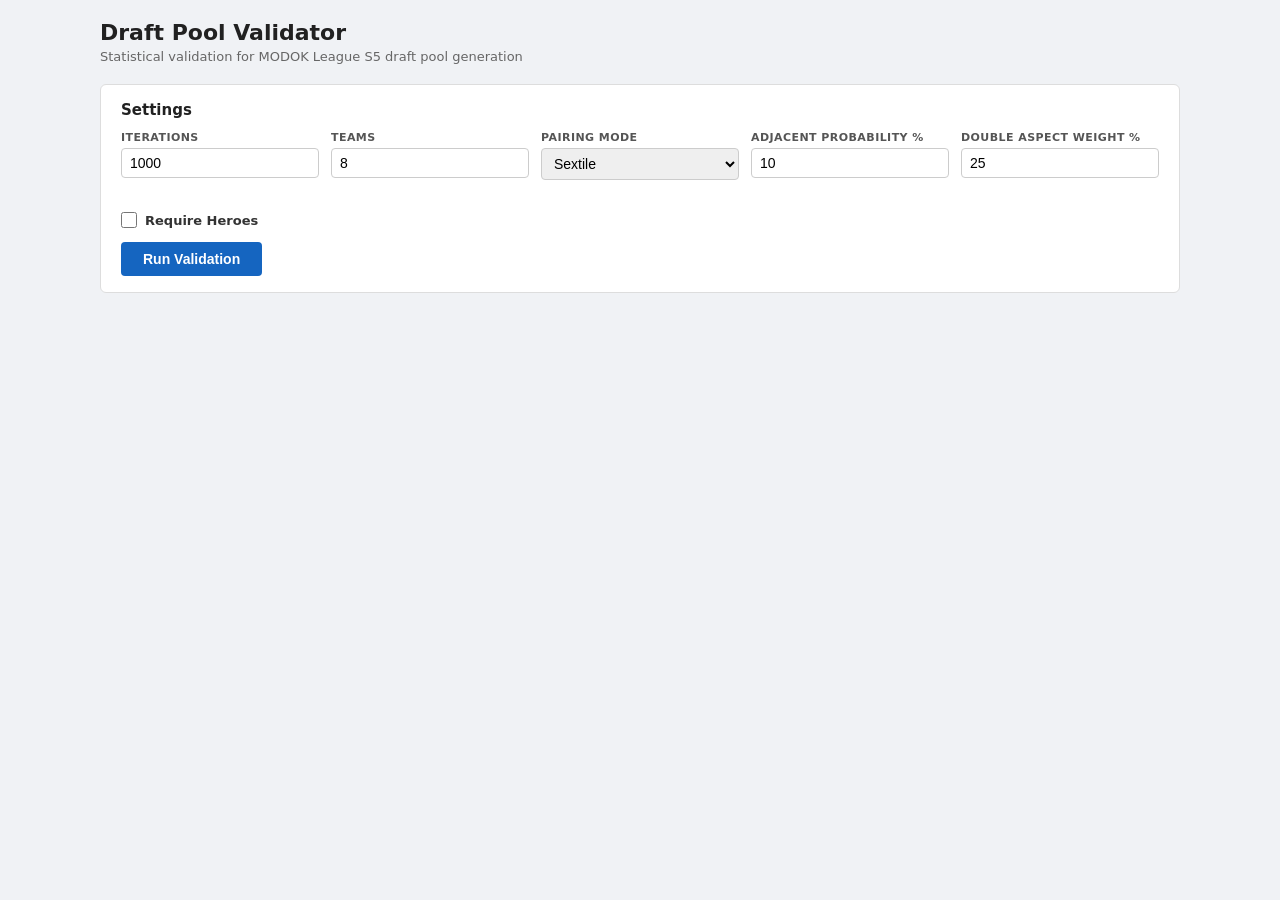
<file: s5/draft/validator.html>
<!DOCTYPE html>
<html lang="en">
<head>
  <meta charset="UTF-8">
  <meta name="viewport" content="width=device-width, initial-scale=1.0">
  <title>Draft Pool Validator — MODOK League S5</title>
  <style>
    * { box-sizing: border-box; margin: 0; padding: 0; }

    body {
      font-family: system-ui, -apple-system, sans-serif;
      font-size: 14px;
      background: #f0f2f5;
      color: #212121;
    }

    .container { max-width: 1120px; margin: 0 auto; padding: 20px; }

    header { margin-bottom: 20px; }
    header h1 { font-size: 22px; font-weight: 700; }
    header .subtitle { color: #666; font-size: 13px; margin-top: 4px; }

    h2 { font-size: 15px; font-weight: 700; margin-bottom: 12px; }
    h3 { font-size: 13px; font-weight: 600; margin-bottom: 6px; color: #555; }

    /* ---- Settings panel ---- */
    .panel {
      background: white;
      border: 1px solid #ddd;
      border-radius: 6px;
      padding: 16px 20px;
      margin-bottom: 16px;
    }

    .settings-grid {
      display: grid;
      grid-template-columns: repeat(auto-fill, minmax(170px, 1fr));
      gap: 12px;
      margin-bottom: 14px;
    }

    .field label {
      display: block;
      font-size: 11px;
      font-weight: 700;
      text-transform: uppercase;
      letter-spacing: 0.04em;
      color: #555;
      margin-bottom: 4px;
    }
    .field input[type="number"],
    .field select {
      width: 100%;
      padding: 6px 8px;
      border: 1px solid #ccc;
      border-radius: 4px;
      font-size: 14px;
    }
    .field-checkbox {
      display: flex;
      align-items: center;
      gap: 8px;
      padding-top: 20px;
    }
    .field-checkbox label {
      font-size: 13px;
      font-weight: 600;
      color: #333;
      cursor: pointer;
    }
    .field-checkbox input { width: 16px; height: 16px; cursor: pointer; }

    #run-btn {
      background: #1565c0;
      color: white;
      border: none;
      padding: 9px 22px;
      border-radius: 4px;
      font-size: 14px;
      font-weight: 600;
      cursor: pointer;
    }
    #run-btn:hover { background: #0d47a1; }
    #run-btn:disabled { background: #90a4ae; cursor: not-allowed; }

    /* ---- Status ---- */
    #status-area {
      font-size: 13px;
      color: #555;
      margin-bottom: 12px;
      min-height: 18px;
      font-style: italic;
    }

    /* ---- Summary grid ---- */
    .summary-grid {
      display: grid;
      grid-template-columns: repeat(4, 1fr);
      gap: 12px;
      margin-bottom: 14px;
    }
    .summary-item {
      background: #f8f8f8;
      border: 1px solid #e0e0e0;
      border-radius: 4px;
      padding: 10px 12px;
    }
    .summary-item .s-label {
      font-size: 11px;
      color: #777;
      text-transform: uppercase;
      letter-spacing: 0.04em;
    }
    .summary-item .s-value {
      font-size: 22px;
      font-weight: 700;
      margin-top: 2px;
      color: #1565c0;
    }
    .run-meta { font-size: 12px; color: #777; }
    .run-meta strong { color: #444; }

    /* ---- Tables ---- */
    table {
      width: 100%;
      border-collapse: collapse;
      font-size: 13px;
    }
    th {
      background: #eeeeee;
      padding: 6px 10px;
      text-align: left;
      border: 1px solid #d0d0d0;
      white-space: nowrap;
    }
    th.sortable { cursor: pointer; user-select: none; }
    th.sortable:hover { background: #e0e0e0; }
    th.sort-asc::after  { content: ' \25B2'; font-size: 10px; }
    th.sort-desc::after { content: ' \25BC'; font-size: 10px; }

    td {
      padding: 5px 10px;
      border: 1px solid #d8d8d8;
    }
    tbody tr:nth-child(even) td { background: #fafafa; }

    .num { text-align: right; font-variant-numeric: tabular-nums; }
    .bold { font-weight: 600; }
    .muted { color: #999; font-size: 12px; font-style: italic; }

    .section-note {
      font-size: 12px;
      color: #777;
      margin-bottom: 8px;
      line-height: 1.5;
    }

    /* colour key */
    .color-key { display: flex; gap: 16px; font-size: 12px; margin-bottom: 8px; }
    .color-key span { display: flex; align-items: center; gap: 5px; }
    .swatch { width: 12px; height: 12px; border: 1px solid rgba(0,0,0,.15); border-radius: 2px; display: inline-block; }
  </style>
</head>
<body>
  <!-- Hidden inputs that pairing.js reads from the DOM -->
  <input type="hidden" id="adjacentProbability" value="10">
  <input type="hidden" id="doubleAspectWeight"  value="25">

  <div class="container">
    <header>
      <h1>Draft Pool Validator</h1>
      <p class="subtitle">Statistical validation for MODOK League S5 draft pool generation</p>
    </header>

    <div class="panel">
      <h2>Settings</h2>
      <div class="settings-grid">
        <div class="field">
          <label for="cfg-iterations">Iterations</label>
          <input type="number" id="cfg-iterations" value="1000" min="100" max="10000" step="100">
        </div>
        <div class="field">
          <label for="cfg-teams">Teams</label>
          <input type="number" id="cfg-teams" value="8" min="2" max="12">
        </div>
        <div class="field">
          <label for="cfg-mode">Pairing Mode</label>
          <select id="cfg-mode">
            <option value="sextile">Sextile</option>
            <option value="quartile">Quartile</option>
            <option value="random">Random</option>
          </select>
        </div>
        <div class="field">
          <label for="cfg-adjacent">Adjacent Probability %</label>
          <input type="number" id="cfg-adjacent" value="10" min="0" max="100">
        </div>
        <div class="field">
          <label for="cfg-double-weight">Double Aspect Weight %</label>
          <input type="number" id="cfg-double-weight" value="25" min="0" max="100">
        </div>
        <div class="field-checkbox">
          <input type="checkbox" id="cfg-require">
          <label for="cfg-require">Require Heroes</label>
        </div>
      </div>
      <button id="run-btn" onclick="runValidation()">Run Validation</button>
    </div>

    <div id="status-area"></div>
    <div id="results-area"></div>
  </div>

  <script src="js/config.js"></script>
  <script src="js/globals.js"></script>
  <script src="js/data.js"></script>
  <script src="js/utils.js"></script>
  <script src="js/tiers.js"></script>
  <script src="js/pairing.js"></script>
  <script>
  'use strict';

  // ============================================================
  // MODULE-LEVEL STATE
  // ============================================================

  var lastRunData = null;

  // Sort state per table: { col, dir }
  var sortState = {
    'hero-table':        { col: 'hero',     dir: 'asc'  },
    'tier-table':        { col: 'tierPair', dir: 'asc'  },
    'aspect-pair-table': { col: 'pair',     dir: 'asc'  },
    'aspect-bal-table':  { col: 'aspect',   dir: 'asc'  }
  };

  // Column definitions per table: key, label, num (right-align), def (default dir on first click)
  var COLS = {
    'hero-table': [
      { key: 'hero',        label: 'Hero',       num: false, def: 'asc'  },
      { key: 'appearances', label: 'Appearances', num: true,  def: 'desc' },
      { key: 'observedPct', label: '% of Runs',  num: true,  def: 'desc' },
      { key: 'expectedPct', label: 'Expected %', num: true,  def: 'desc' }
    ],
    'tier-table': [
      { key: 'tierPair',  label: 'Tier Pair',  num: false, def: 'asc'  },
      { key: 'count',     label: 'Count',      num: true,  def: 'desc' },
      { key: 'obsFrac',   label: '% of Pairs', num: true,  def: 'desc' },
      { key: 'expFrac',   label: 'Expected %', num: true,  def: 'desc' },
      { key: 'deviation', label: 'Deviation',  num: true,  def: 'desc' }
    ],
    'aspect-pair-table': [
      { key: 'pair',      label: 'Aspect Pair', num: false, def: 'asc'  },
      { key: 'type',      label: 'Type',        num: false, def: 'asc'  },
      { key: 'count',     label: 'Count',       num: true,  def: 'desc' },
      { key: 'obsFrac',   label: '% of Pairs',  num: true,  def: 'desc' },
      { key: 'expFrac',   label: 'Expected %',  num: true,  def: 'desc' },
      { key: 'deviation', label: 'Deviation',   num: true,  def: 'desc' }
    ],
    'aspect-bal-table': [
      { key: 'aspect',      label: 'Aspect',      num: false, def: 'asc'  },
      { key: 'appearances', label: 'Appearances', num: true,  def: 'desc' },
      { key: 'obsPct',      label: '% of Slots',  num: true,  def: 'desc' }
    ]
  };

  // ============================================================
  // GENERIC TABLE UTILITIES
  // ============================================================

  function sortRows(rows, col, dir) {
    return rows.slice().sort(function(a, b) {
      var av = a[col], bv = b[col];
      if (typeof av === 'string') {
        return dir === 'asc' ? av.localeCompare(bv) : bv.localeCompare(av);
      }
      return dir === 'asc' ? av - bv : bv - av;
    });
  }

  // Builds <thead> from COLS[tableId] with sort-indicator classes.
  function tableHead(tableId) {
    var state = sortState[tableId];
    var cols  = COLS[tableId];
    return '<thead><tr>' + cols.map(function(c) {
      var cls = 'sortable' + (c.num ? ' num' : '') +
                (c.key === state.col ? ' sort-' + state.dir : '');
      return '<th class="' + cls + '" data-col="' + c.key + '" data-def="' + c.def + '">' +
             c.label + '</th>';
    }).join('') + '</tr></thead>';
  }

  // Signed-percentage display for a pre-computed relative deviation.
  function devStr(deviation, expFrac) {
    if (expFrac === 0) return deviation === 0 ? '—' : 'N/A';
    if (!isFinite(deviation)) return 'N/A';
    return (deviation > 0 ? '+' : '') + (deviation * 100).toFixed(1) + '%';
  }

  // ============================================================
  // HERO SELECTION (no DOM, no legacy.js dependency)
  // ============================================================

  function selectHeroes(n, rng, requireHeroesEnabled) {
    var pool = draftOrder.slice();
    var selected;

    if (requireHeroesEnabled) {
      var req = REQUIRED_HEROES.filter(function(h) {
        return pool.indexOf(h) !== -1;
      });
      var nonReq = pool.filter(function(h) {
        return req.indexOf(h) === -1;
      });
      shuffleArray(nonReq, rng);
      selected = req.concat(nonReq.slice(0, n - req.length));
    } else {
      shuffleArray(pool, rng);
      selected = pool.slice(0, n);
    }

    selected.sort(function(a, b) {
      return draftOrder.indexOf(a) - draftOrder.indexOf(b);
    });

    return selected;
  }

  // ============================================================
  // EXPECTED VALUE FORMULAS
  // ============================================================

  // Sextile/quartile expected tier-pair fraction.
  // Simplified model (equal tier sizes). Actual may differ due to
  // random hero selection creating unequal tiers.
  function expectedTierPairFrac(tierPair, pairingMode, adjacentProb) {
    if (pairingMode === 'quartile') {
      return (tierPair === 'T1-T4' || tierPair === 'T2-T3') ? 0.5 : 0;
    }
    if (pairingMode === 'sextile') {
      if (tierPair === 'T3-T4') return 1 / 3;
      if (tierPair === 'T1-T6' || tierPair === 'T2-T5') return (1 / 3) * (1 - adjacentProb);
      if (tierPair === 'T1-T5' || tierPair === 'T2-T6') return (1 / 3) * adjacentProb;
    }
    return 0;
  }

  // Aspect pair probabilities — exact derivation.
  //
  // Given aspect1=X, the final aspect2 distribution is:
  //   P(aspect2=X  | aspect1=X)     = (1/4) * w           [initial double, kept]
  //   P(aspect2=Y  | aspect1=X,Y≠X) = 1/4 + (1-w)/12     [non-double + rejected-double re-roll]
  //
  // Unordered pair fractions:
  //   P({X,X})                = (1/4)*(1/4)*w  = w/16
  //   P({X,Y} unordered, X≠Y) = 2*(1/4)*(1/4+(1-w)/12) = (4-w)/24

  function expectedDoubleFrac(w) {
    return w / 16;
  }

  function expectedMixedFrac(w) {
    return (4 - w) / 24;
  }

  // ============================================================
  // COLOR CODING
  // ============================================================

  // Relative deviation thresholds: <5% green, 5-15% yellow, >15% red.
  function deviationColor(observed, expected) {
    if (expected === 0) return (observed === 0) ? '#c8e6c9' : '#ffcdd2';
    var rel = Math.abs(observed - expected) / expected;
    if (rel < 0.05) return '#c8e6c9';
    if (rel < 0.15) return '#fff9c4';
    return '#ffcdd2';
  }

  // Absolute percentage-point thresholds for hero appearances:
  // <5pp green, 5-10pp yellow, >10pp red.
  function heroDeviationColor(observedPct, expectedPct) {
    var abs = Math.abs(observedPct - expectedPct);
    if (abs < 5)  return '#c8e6c9';
    if (abs < 10) return '#fff9c4';
    return '#ffcdd2';
  }

  // ============================================================
  // HELPERS
  // ============================================================

  function pct(v, decimals) {
    if (decimals === undefined) decimals = 2;
    return v.toFixed(decimals) + '%';
  }

  function sumObj(obj) {
    return Object.keys(obj).reduce(function(s, k) { return s + obj[k]; }, 0);
  }

  // ============================================================
  // MAIN VALIDATION RUNNER
  // ============================================================

  function runValidation() {
    var iterations       = parseInt(document.getElementById('cfg-iterations').value);
    var numberOfTeams    = parseInt(document.getElementById('cfg-teams').value);
    var pairingMode      = document.getElementById('cfg-mode').value;
    var adjacentProbPct  = parseInt(document.getElementById('cfg-adjacent').value);
    var doubleWeightPct  = parseInt(document.getElementById('cfg-double-weight').value);
    var requireHeroesEnabled = document.getElementById('cfg-require').checked;

    if (isNaN(iterations)    || iterations < 1)  iterations    = 1000;
    if (isNaN(numberOfTeams) || numberOfTeams < 1) numberOfTeams = 8;
    if (isNaN(adjacentProbPct))  adjacentProbPct  = 0;
    if (isNaN(doubleWeightPct))  doubleWeightPct  = 25;

    // Wire up the hidden DOM inputs that pairing.js reads internally.
    document.getElementById('adjacentProbability').value = adjacentProbPct;
    document.getElementById('doubleAspectWeight').value  = doubleWeightPct;

    var adjacentProb = adjacentProbPct / 100;
    var doubleWeight = doubleWeightPct / 100;

    var btn = document.getElementById('run-btn');
    btn.disabled = true;
    document.getElementById('status-area').textContent = 'Running ' + iterations + ' iterations…';
    document.getElementById('results-area').innerHTML  = '';

    // Defer to let the browser render the "Running…" status before blocking.
    setTimeout(function() {
      try {
        var result = doRun({
          iterations:          iterations,
          numberOfTeams:       numberOfTeams,
          pairingMode:         pairingMode,
          adjacentProb:        adjacentProb,
          adjacentProbPct:     adjacentProbPct,
          doubleWeight:        doubleWeight,
          doubleWeightPct:     doubleWeightPct,
          requireHeroesEnabled: requireHeroesEnabled
        });
        lastRunData = result;
        renderResults(result);
        document.getElementById('status-area').textContent =
          'Done — ' + iterations.toLocaleString() + ' iterations in ' + result.elapsed + 'ms.';
      } catch (err) {
        document.getElementById('status-area').textContent = 'Error: ' + err.message;
        console.error(err);
      } finally {
        btn.disabled = false;
      }
    }, 20);
  }

  function doRun(cfg) {
    var heroAppearances  = {};
    var tierPairCounts   = {};
    var totalHeroPairs   = 0;
    var aspectPairCounts = {};
    var totalAspectPairs = 0;
    var aspectAppearances = {};

    draftOrder.forEach(function(h) { heroAppearances[h] = 0; });
    aspectsList.forEach(function(a) { aspectAppearances[a] = 0; });

    var heroPairsNeeded = 2 * cfg.numberOfTeams;
    var heroCount       = heroPairsNeeded * 2;

    var start = Date.now();

    for (var iter = 0; iter < cfg.iterations; iter++) {
      var rng      = new Random(iter);
      var selected = selectHeroes(heroCount, rng, cfg.requireHeroesEnabled);

      // Hero appearances
      for (var i = 0; i < selected.length; i++) {
        heroAppearances[selected[i]]++;
      }

      // Hero pairs
      var heroPairs = createHeroPairs(selected, cfg.pairingMode, rng);
      for (var p = 0; p < heroPairs.length; p++) {
        var hp = heroPairs[p];
        if (hp.tier1 !== null && hp.tier2 !== null) {
          var lo  = Math.min(hp.tier1, hp.tier2);
          var hi  = Math.max(hp.tier1, hp.tier2);
          var tKey = 'T' + lo + '-T' + hi;
          tierPairCounts[tKey] = (tierPairCounts[tKey] || 0) + 1;
        }
      }
      totalHeroPairs += heroPairs.length;

      // Aspect pairs
      var aspectPairs = createAspectPairs(heroPairsNeeded, rng);
      for (var a = 0; a < aspectPairs.length; a++) {
        var ap   = aspectPairs[a];
        var aKey = ap.aspect1 + ' + ' + ap.aspect2; // already alphabetically normalised
        aspectPairCounts[aKey] = (aspectPairCounts[aKey] || 0) + 1;
        aspectAppearances[ap.aspect1]++;
        aspectAppearances[ap.aspect2]++;
      }
      totalAspectPairs += aspectPairs.length;
    }

    return {
      iterations:          cfg.iterations,
      numberOfTeams:       cfg.numberOfTeams,
      pairingMode:         cfg.pairingMode,
      adjacentProb:        cfg.adjacentProb,
      adjacentProbPct:     cfg.adjacentProbPct,
      doubleWeight:        cfg.doubleWeight,
      doubleWeightPct:     cfg.doubleWeightPct,
      requireHeroesEnabled: cfg.requireHeroesEnabled,
      heroCount:           heroCount,
      heroPairsNeeded:     heroPairsNeeded,
      heroAppearances:     heroAppearances,
      tierPairCounts:      tierPairCounts,
      totalHeroPairs:      totalHeroPairs,
      aspectPairCounts:    aspectPairCounts,
      totalAspectPairs:    totalAspectPairs,
      aspectAppearances:   aspectAppearances,
      elapsed:             Date.now() - start
    };
  }

  // ============================================================
  // RENDER ORCHESTRATOR
  // ============================================================

  function renderResults(data) {
    var html = '';
    html += renderSummary(data);
    html += renderHeroTable(data);
    if (data.pairingMode !== 'random') html += renderTierPairs(data);
    html += renderAspectPairs(data);
    html += renderAspectBalance(data);

    document.getElementById('results-area').innerHTML = html;
    attachAllSortHandlers();
  }

  // ============================================================
  // SECTION 1 — RUN SUMMARY
  // ============================================================

  function renderSummary(data) {
    var items = [
      { label: 'Iterations',         value: data.iterations.toLocaleString() },
      { label: 'Total Hero Pairs',   value: data.totalHeroPairs.toLocaleString() },
      { label: 'Total Aspect Pairs', value: data.totalAspectPairs.toLocaleString() },
      { label: 'Elapsed',            value: data.elapsed + ' ms' }
    ];
    var grid = items.map(function(it) {
      return '<div class="summary-item"><div class="s-label">' + it.label +
        '</div><div class="s-value">' + it.value + '</div></div>';
    }).join('');

    return '<div class="panel">' +
      '<h2>Run Summary</h2>' +
      '<div class="summary-grid">' + grid + '</div>' +
      '<div class="run-meta">' +
        'Mode: <strong>' + data.pairingMode + '</strong> &nbsp;|&nbsp; ' +
        'Teams: <strong>' + data.numberOfTeams + '</strong> &nbsp;|&nbsp; ' +
        'Heroes selected per run: <strong>' + data.heroCount + '</strong> &nbsp;|&nbsp; ' +
        'Pairs per run: <strong>' + data.heroPairsNeeded + '</strong> &nbsp;|&nbsp; ' +
        'Adjacent prob: <strong>' + data.adjacentProbPct + '%</strong> &nbsp;|&nbsp; ' +
        'Double weight: <strong>' + data.doubleWeightPct + '%</strong>' +
        (data.requireHeroesEnabled ? ' &nbsp;|&nbsp; <strong>Require Heroes ON</strong>' : '') +
      '</div>' +
    '</div>';
  }

  // ============================================================
  // SECTION 2 — HERO APPEARANCE FREQUENCY
  // ============================================================

  function renderHeroTable(data) {
    var reqSet = {};
    if (data.requireHeroesEnabled) {
      REQUIRED_HEROES.forEach(function(h) {
        if (draftOrder.indexOf(h) !== -1) reqSet[h] = true;
      });
    }
    var reqCount   = Object.keys(reqSet).length;
    var nonReqPool = draftOrder.length - reqCount;
    var nonReqNeed = data.heroCount - reqCount;

    var rows = draftOrder.map(function(h) {
      var isReq       = reqSet[h] === true;
      var expectedPct = isReq ? 100 : (nonReqPool > 0 ? (nonReqNeed / nonReqPool) * 100 : 0);
      var appearances = data.heroAppearances[h] || 0;
      return {
        hero:        h,
        appearances: appearances,
        observedPct: (appearances / data.iterations) * 100,
        expectedPct: expectedPct,
        required:    isReq
      };
    });

    var state  = sortState['hero-table'];
    var sorted = sortRows(rows, state.col, state.dir);

    var note = data.requireHeroesEnabled
      ? 'Required heroes expected at 100%. Others expected at ' +
        pct(nonReqPool > 0 ? nonReqNeed / nonReqPool * 100 : 0, 1) + '.'
      : 'Each hero expected in ' + pct(data.heroCount / draftOrder.length * 100, 1) +
        ' of runs (' + data.heroCount + ' of ' + draftOrder.length + ' selected per run).';

    var tbody = sorted.map(function(row) {
      var bg = heroDeviationColor(row.observedPct, row.expectedPct);
      return '<tr style="background:' + bg + '">' +
        '<td>' + row.hero + (row.required ? ' <em style="color:#888;font-size:11px">(req)</em>' : '') + '</td>' +
        '<td class="num bold">' + row.appearances.toLocaleString() + '</td>' +
        '<td class="num bold">' + pct(row.observedPct, 1) + '</td>' +
        '<td class="num">' + pct(row.expectedPct, 1) + '</td>' +
      '</tr>';
    }).join('');

    return '<div class="panel">' +
      '<h2>Hero Appearance Frequency</h2>' +
      '<p class="section-note">' + note + ' Click column headers to sort.</p>' +
      colorKey('abs') +
      '<table id="hero-table">' + tableHead('hero-table') + '<tbody>' + tbody + '</tbody></table>' +
    '</div>';
  }

  // ============================================================
  // SECTION 3 — HERO TIER PAIRING DISTRIBUTION
  // ============================================================

  function renderTierPairs(data) {
    var expectedKeys = data.pairingMode === 'sextile'
      ? ['T1-T6', 'T2-T5', 'T3-T4', 'T1-T5', 'T2-T6']
      : ['T1-T4', 'T2-T3'];

    var unexpectedKeys = Object.keys(data.tierPairCounts).filter(function(k) {
      return expectedKeys.indexOf(k) === -1;
    }).sort();

    var rows = expectedKeys.concat(unexpectedKeys).map(function(tp) {
      var count     = data.tierPairCounts[tp] || 0;
      var obsFrac   = data.totalHeroPairs > 0 ? count / data.totalHeroPairs : 0;
      var expFrac   = expectedTierPairFrac(tp, data.pairingMode, data.adjacentProb);
      var deviation = expFrac > 0 ? (obsFrac - expFrac) / expFrac : (count > 0 ? 999 : 0);
      return {
        tierPair:     tp,
        count:        count,
        obsFrac:      obsFrac,
        expFrac:      expFrac,
        deviation:    deviation,
        isUnexpected: unexpectedKeys.indexOf(tp) !== -1
      };
    });

    var state  = sortState['tier-table'];
    var sorted = sortRows(rows, state.col, state.dir);

    var tieredTotal = sumObj(data.tierPairCounts);
    var untiered    = data.totalHeroPairs - tieredTotal;

    var tbody = sorted.map(function(row) {
      var devBg = deviationColor(row.obsFrac, row.expFrac);
      return '<tr>' +
        '<td><strong>' + row.tierPair + '</strong>' +
          (row.isUnexpected ? ' <span class="muted">(unexpected)</span>' : '') + '</td>' +
        '<td class="num">' + row.count.toLocaleString() + '</td>' +
        '<td class="num bold">' + pct(row.obsFrac * 100, 2) + '</td>' +
        '<td class="num">' + (row.expFrac > 0 ? pct(row.expFrac * 100, 2) : '—') + '</td>' +
        '<td class="num" style="background:' + devBg + '">' + devStr(row.deviation, row.expFrac) + '</td>' +
      '</tr>';
    }).join('');

    if (untiered > 0) {
      tbody += '<tr>' +
        '<td><em>Untiered leftovers</em></td>' +
        '<td class="num">' + untiered.toLocaleString() + '</td>' +
        '<td colspan="3" class="muted">Pairs from unequal tier sizes (counted above by tier)</td>' +
      '</tr>';
    }

    return '<div class="panel">' +
      '<h2>Hero Tier Pairing Distribution</h2>' +
      '<p class="section-note">' +
        'Expected values assume equal tier sizes. Observed deviations are normal due to random hero selection. ' +
        'Adjacent prob: ' + data.adjacentProbPct + '%. Click column headers to sort.' +
      '</p>' +
      colorKey('rel') +
      '<table id="tier-table">' + tableHead('tier-table') + '<tbody>' + tbody + '</tbody></table>' +
    '</div>';
  }

  // ============================================================
  // SECTION 4 — ASPECT PAIR DISTRIBUTION
  // ============================================================

  function renderAspectPairs(data) {
    var DOUBLES = {
      'Aggression + Aggression': true, 'Justice + Justice': true,
      'Leadership + Leadership': true, 'Protection + Protection': true
    };
    var ALL_PAIR_KEYS = [
      'Aggression + Aggression', 'Aggression + Justice',
      'Aggression + Leadership', 'Aggression + Protection',
      'Justice + Justice',       'Justice + Leadership',
      'Justice + Protection',    'Leadership + Leadership',
      'Leadership + Protection', 'Protection + Protection'
    ];

    var expDouble = expectedDoubleFrac(data.doubleWeight);
    var expMixed  = expectedMixedFrac(data.doubleWeight);

    var rows = ALL_PAIR_KEYS.map(function(key) {
      var isDouble  = DOUBLES[key] === true;
      var count     = data.aspectPairCounts[key] || 0;
      var obsFrac   = data.totalAspectPairs > 0 ? count / data.totalAspectPairs : 0;
      var expFrac   = isDouble ? expDouble : expMixed;
      var deviation = expFrac > 0 ? (obsFrac - expFrac) / expFrac : (count > 0 ? 999 : 0);
      return {
        pair:      key,
        type:      isDouble ? 'Double' : 'Mixed',
        count:     count,
        obsFrac:   obsFrac,
        expFrac:   expFrac,
        deviation: deviation,
        isDouble:  isDouble
      };
    });

    var state  = sortState['aspect-pair-table'];
    var sorted = sortRows(rows, state.col, state.dir);

    var totalDoubles = 0, totalMixed = 0;
    rows.forEach(function(r) {
      if (r.isDouble) totalDoubles += r.count;
      else            totalMixed   += r.count;
    });

    var tbody = sorted.map(function(row) {
      var devBg = deviationColor(row.obsFrac, row.expFrac);
      return '<tr>' +
        '<td>' + row.pair + '</td>' +
        '<td>' + row.type + '</td>' +
        '<td class="num">' + row.count.toLocaleString() + '</td>' +
        '<td class="num bold">' + pct(row.obsFrac * 100, 2) + '</td>' +
        '<td class="num">' + pct(row.expFrac * 100, 2) + '</td>' +
        '<td class="num" style="background:' + devBg + '">' + devStr(row.deviation, row.expFrac) + '</td>' +
      '</tr>';
    }).join('');

    // Fixed subtotal footer rows (always at bottom, not sorted)
    function subtotalRow(label, total, expFracTotal) {
      var obsFrac = data.totalAspectPairs > 0 ? total / data.totalAspectPairs : 0;
      var dev     = expFracTotal > 0 ? (obsFrac - expFracTotal) / expFracTotal : 0;
      return '<tr style="background:#e8e8e8;font-weight:700;">' +
        '<td>' + label + '</td><td></td>' +
        '<td class="num">' + total.toLocaleString() + '</td>' +
        '<td class="num">' + pct(obsFrac * 100, 2) + '</td>' +
        '<td class="num">' + pct(expFracTotal * 100, 2) + '</td>' +
        '<td class="num" style="background:' + deviationColor(obsFrac, expFracTotal) + '">' +
          devStr(dev, expFracTotal) + '</td>' +
      '</tr>';
    }
    tbody += subtotalRow('All Doubles', totalDoubles, 4 * expDouble);
    tbody += subtotalRow('All Mixed',   totalMixed,   6 * expMixed);

    return '<div class="panel">' +
      '<h2>Aspect Pair Distribution</h2>' +
      '<p class="section-note">' +
        'Double weight: ' + data.doubleWeightPct + '%. ' +
        'Expected: each double ≈ ' + pct(expDouble * 100, 2) + ', each mixed ≈ ' + pct(expMixed * 100, 2) + '. ' +
        'P(double) = w/16, P(mixed) = (4−w)/24. Subtotal rows always stay at bottom. Click column headers to sort.' +
      '</p>' +
      colorKey('rel') +
      '<table id="aspect-pair-table">' + tableHead('aspect-pair-table') + '<tbody>' + tbody + '</tbody></table>' +
    '</div>';
  }

  // ============================================================
  // SECTION 5 — ASPECT BALANCE
  // ============================================================

  function renderAspectBalance(data) {
    var totalSlots = data.totalAspectPairs * 2;

    var rows = aspectsList.map(function(aspect) {
      var appearances = data.aspectAppearances[aspect] || 0;
      return {
        aspect:      aspect,
        appearances: appearances,
        obsPct:      totalSlots > 0 ? (appearances / totalSlots) * 100 : 0
      };
    });

    var state  = sortState['aspect-bal-table'];
    var sorted = sortRows(rows, state.col, state.dir);

    var tbody = sorted.map(function(row) {
      var absDev = Math.abs(row.obsPct - 25);
      var bg     = absDev < 1 ? '#c8e6c9' : (absDev < 2 ? '#fff9c4' : '#ffcdd2');
      return '<tr>' +
        '<td><strong>' + row.aspect + '</strong></td>' +
        '<td class="num">' + row.appearances.toLocaleString() + '</td>' +
        '<td class="num" style="background:' + bg + '">' + pct(row.obsPct, 2) + '</td>' +
        '<td class="num">25.00%</td>' +
      '</tr>';
    }).join('');

    // 3 sortable cols + 1 non-sortable "Expected %" — build thead manually
    var balState = sortState['aspect-bal-table'];
    var thead = '<thead><tr>' +
      COLS['aspect-bal-table'].map(function(c) {
        var cls = 'sortable' + (c.num ? ' num' : '') +
                  (c.key === balState.col ? ' sort-' + balState.dir : '');
        return '<th class="' + cls + '" data-col="' + c.key + '" data-def="' + c.def + '">' +
               c.label + '</th>';
      }).join('') +
      '<th class="num">Expected %</th>' +
    '</tr></thead>';

    return '<div class="panel">' +
      '<h2>Aspect Balance by Type</h2>' +
      '<p class="section-note">' +
        'Each aspect should appear in ≈ 25% of all aspect slots (aspect1 + aspect2 combined). ' +
        'The re-roll logic preserves marginal uniformity regardless of double weight. ' +
        'Color: &lt;1 pp green, 1–2 pp yellow, &gt;2 pp red. Click column headers to sort.' +
      '</p>' +
      '<table id="aspect-bal-table">' + thead + '<tbody>' + tbody + '</tbody></table>' +
    '</div>';
  }

  // ============================================================
  // COLOUR KEY HELPER
  // ============================================================

  // type: 'abs' = absolute pp, 'rel' = relative %
  function colorKey(type) {
    var labels = type === 'abs'
      ? ['&lt;5 pp', '5–10 pp', '&gt;10 pp']
      : ['&lt;5% rel.', '5–15% rel.', '&gt;15% rel.'];
    return '<div class="color-key">' +
      '<span><span class="swatch" style="background:#c8e6c9"></span> ' + labels[0] + '</span>' +
      '<span><span class="swatch" style="background:#fff9c4"></span> ' + labels[1] + '</span>' +
      '<span><span class="swatch" style="background:#ffcdd2"></span> ' + labels[2] + '</span>' +
    '</div>';
  }

  // ============================================================
  // SORT HANDLER ATTACHMENT (all tables)
  // ============================================================

  function attachAllSortHandlers() {
    Object.keys(COLS).forEach(function(tableId) {
      var table = document.getElementById(tableId);
      if (!table) return;
      var ths = table.querySelectorAll('th.sortable');
      for (var i = 0; i < ths.length; i++) {
        ths[i].addEventListener('click', (function(th, tid) {
          return function() {
            var col   = th.getAttribute('data-col');
            var def   = th.getAttribute('data-def') || 'asc';
            var state = sortState[tid];
            if (state.col === col) {
              state.dir = state.dir === 'asc' ? 'desc' : 'asc';
            } else {
              state.col = col;
              state.dir = def;
            }
            renderResults(lastRunData);
          };
        })(ths[i], tableId));
      }
    });
  }
  </script>
</body>
</html>
</file>
<file: s5/draft/css/styles.css>
/* ========================================
   MODOK League Season 5.0 - Draft-o-matic Styles
   V5.0.0-alpha.2
   ======================================== */

* {
  margin: 0;
  padding: 0;
  box-sizing: border-box;
}

body {
  background: linear-gradient(45deg, #ff6b6b, #feca57, #48dbfb, #ff9ff3);
  background-size: 400% 400%;
  animation: comicBg 15s ease infinite;
  color: #2c2c54;
  font-family: 'Comic Sans MS', 'Comic Sans', 'Chalkboard SE', 'Marker Felt', sans-serif;
  transition: all 0.3s ease;
  min-height: 100vh;
}

@keyframes comicBg {
  0% { background-position: 0% 50%; }
  50% { background-position: 100% 50%; }
  100% { background-position: 0% 50%; }
}

.container {
  max-width: 1200px;
  margin: 0 auto;
  padding: 20px;
  background: rgba(255, 255, 255, 0.95);
  border: 4px solid #2c2c54;
  border-radius: 20px;
  position: relative;
  box-shadow: 0 20px 40px rgba(0,0,0,0.1);
  margin-top: 20px;
  margin-bottom: 20px;
}

.container::before {
  content: '';
  position: absolute;
  top: -10px;
  left: -10px;
  right: -10px;
  bottom: -10px;
  background: repeating-linear-gradient(
    45deg,
    #ff6b6b,
    #ff6b6b 10px,
    #feca57 10px,
    #feca57 20px
  );
  border-radius: 25px;
  z-index: -1;
}

.header {
  text-align: center;
  margin-bottom: 30px;
}

.header h1 {
  font-size: 2.5rem;
  margin-bottom: 10px;
  font-weight: 700;
}

.controls {
  display: grid;
  grid-template-columns: repeat(auto-fit, minmax(250px, 1fr));
  gap: 20px;
  margin-bottom: 30px;
}

.control-group {
  display: flex;
  flex-direction: column;
  gap: 8px;
}

.control-group label {
  font-weight: 600;
  font-size: 1rem;
}

.control-group input, .control-group select, .control-group textarea {
  padding: 12px;
  border: 2px solid #ddd;
  border-radius: 8px;
  font-size: 1rem;
  transition: all 0.3s ease;
}

.control-group input:focus, .control-group select:focus, .control-group textarea:focus {
  outline: none;
  border-color: #4a90e2;
  box-shadow: 0 0 0 3px rgba(74, 144, 226, 0.1);
}

.btn {
  padding: 15px 30px;
  background: linear-gradient(145deg, #ff6b6b, #ee5a52);
  color: white;
  border: 3px solid #2c2c54;
  border-radius: 8px;
  font-size: 1.1rem;
  font-weight: bold;
  cursor: pointer;
  transition: all 0.3s ease;
  text-transform: uppercase;
  letter-spacing: 1px;
}

.btn:hover {
  background: linear-gradient(145deg, #ee5a52, #e54646);
  transform: translateY(-2px);
  box-shadow: 0 10px 20px rgba(0,0,0,0.2);
}

.hero-lists {
  display: grid;
  grid-template-columns: repeat(auto-fit, minmax(300px, 1fr));
  gap: 20px;
  margin-bottom: 30px;
}

.hero-section {
  padding: 20px;
  border-radius: 10px;
  background: rgba(255,255,255,0.1);
  backdrop-filter: blur(5px);
}

.hero-section h3 {
  margin-bottom: 15px;
  font-size: 1.3rem;
  font-weight: 600;
}

.hero-grid {
  display: flex;
  flex-wrap: wrap;
  gap: 8px;
}

.hero-card {
  padding: 8px 12px;
  background: linear-gradient(145deg, #fff, #f0f0f0);
  border: 3px solid #2c2c54;
  border-radius: 6px;
  font-size: 0.9rem;
  transition: all 0.3s ease;
  cursor: default;
  transform: rotate(-1deg);
}

.hero-card:nth-child(even) {
  transform: rotate(1deg);
}

.hero-card:hover {
  transform: rotate(0deg) scale(1.05);
  box-shadow: 0 10px 20px rgba(0,0,0,0.3);
}

.trait-card-multiline {
  padding: 12px 15px;
  min-height: 80px;
  text-align: left;
  line-height: 1.3;
  display: flex;
  flex-direction: column;
  justify-content: flex-start;
}

.trait-card-multiline:hover {
  transform: rotate(0deg) scale(1.03);
}

.trait-line {
  display: block;
  width: 100%;
}

.trait-character {
  font-weight: bold;
  font-size: 1.1em;
  margin-bottom: 4px;
  color: #2c2c54;
}

.trait-hero {
  font-size: 0.9em;
  margin-bottom: 2px;
  color: #444;
}

.trait-ae {
  font-size: 0.9em;
  color: #666;
}

.results {
  margin-top: 30px;
}

.result-section {
  margin-bottom: 25px;
  padding: 20px;
  border-radius: 10px;
  background: rgba(255,255,255,0.1);
  backdrop-filter: blur(5px);
}

.result-section h3 {
  margin-bottom: 15px;
  font-size: 1.3rem;
  font-weight: 600;
  color: #2c2c54;
}

.draft-order {
  display: grid;
  grid-template-columns: repeat(auto-fit, minmax(120px, 1fr));
  gap: 10px;
}

.kouple-card {
  padding: 12px;
  text-align: center;
  background: rgba(74, 144, 226, 0.1);
  border-radius: 8px;
  font-weight: 600;
  border: 2px solid rgba(74, 144, 226, 0.3);
}

.footer-note {
  margin-top: 30px;
  padding: 15px;
  background: rgba(0,0,0,0.1);
  border-radius: 8px;
  font-size: 0.9rem;
  text-align: center;
  display: none;
}

.footer-note a {
  color: #2c2c54;
  text-decoration: none;
  font-weight: 600;
}

.footer-note a:hover {
  text-decoration: underline;
}

@media (max-width: 768px) {
  .container {
    padding: 15px;
    margin: 10px;
  }

  .header h1 {
    font-size: 2rem;
  }

  .controls {
    grid-template-columns: 1fr;
  }

  .hero-lists {
    grid-template-columns: 1fr;
  }
}
</file>
<file: s6/draft/css/styles.css>
/* ========================================
   MODOK League Season 5.0 - Draft-o-matic Styles
   V5.0.0-alpha.2
   ======================================== */

* {
  margin: 0;
  padding: 0;
  box-sizing: border-box;
}

body {
  background: linear-gradient(45deg, #ff6b6b, #feca57, #48dbfb, #ff9ff3);
  background-size: 400% 400%;
  animation: comicBg 15s ease infinite;
  color: #2c2c54;
  font-family: 'Comic Sans MS', 'Comic Sans', 'Chalkboard SE', 'Marker Felt', sans-serif;
  transition: all 0.3s ease;
  min-height: 100vh;
}

@keyframes comicBg {
  0% { background-position: 0% 50%; }
  50% { background-position: 100% 50%; }
  100% { background-position: 0% 50%; }
}

.container {
  max-width: 1200px;
  margin: 0 auto;
  padding: 20px;
  background: rgba(255, 255, 255, 0.95);
  border: 4px solid #2c2c54;
  border-radius: 20px;
  position: relative;
  box-shadow: 0 20px 40px rgba(0,0,0,0.1);
  margin-top: 20px;
  margin-bottom: 20px;
}

.container::before {
  content: '';
  position: absolute;
  top: -10px;
  left: -10px;
  right: -10px;
  bottom: -10px;
  background: repeating-linear-gradient(
    45deg,
    #ff6b6b,
    #ff6b6b 10px,
    #feca57 10px,
    #feca57 20px
  );
  border-radius: 25px;
  z-index: -1;
}

.header {
  text-align: center;
  margin-bottom: 30px;
}

.header h1 {
  font-size: 2.5rem;
  margin-bottom: 10px;
  font-weight: 700;
}

.controls {
  display: grid;
  grid-template-columns: repeat(auto-fit, minmax(250px, 1fr));
  gap: 20px;
  margin-bottom: 30px;
}

.control-group {
  display: flex;
  flex-direction: column;
  gap: 8px;
}

.control-group label {
  font-weight: 600;
  font-size: 1rem;
}

.control-group input, .control-group select, .control-group textarea {
  padding: 12px;
  border: 2px solid #ddd;
  border-radius: 8px;
  font-size: 1rem;
  transition: all 0.3s ease;
}

.control-group input:focus, .control-group select:focus, .control-group textarea:focus {
  outline: none;
  border-color: #4a90e2;
  box-shadow: 0 0 0 3px rgba(74, 144, 226, 0.1);
}

.btn {
  padding: 15px 30px;
  background: linear-gradient(145deg, #ff6b6b, #ee5a52);
  color: white;
  border: 3px solid #2c2c54;
  border-radius: 8px;
  font-size: 1.1rem;
  font-weight: bold;
  cursor: pointer;
  transition: all 0.3s ease;
  text-transform: uppercase;
  letter-spacing: 1px;
}

.btn:hover {
  background: linear-gradient(145deg, #ee5a52, #e54646);
  transform: translateY(-2px);
  box-shadow: 0 10px 20px rgba(0,0,0,0.2);
}

.hero-lists {
  display: grid;
  grid-template-columns: 1fr;
  gap: 20px;
  margin-bottom: 30px;
}

.hero-section {
  padding: 20px;
  border-radius: 10px;
  background: rgba(255,255,255,0.1);
  backdrop-filter: blur(5px);
}

.hero-section h3 {
  margin-bottom: 15px;
  font-size: 1.3rem;
  font-weight: 600;
}

.hero-grid {
  display: flex;
  flex-wrap: wrap;
  gap: 8px;
}

.hero-card {
  padding: 8px 12px;
  background: linear-gradient(145deg, #fff, #f0f0f0);
  border: 3px solid #2c2c54;
  border-radius: 6px;
  font-size: 0.9rem;
  transition: all 0.3s ease;
  cursor: default;
  transform: rotate(-1deg);
}

.hero-card:nth-child(even) {
  transform: rotate(1deg);
}

.hero-card:hover {
  transform: rotate(0deg) scale(1.05);
  box-shadow: 0 10px 20px rgba(0,0,0,0.3);
}

.trait-card-multiline {
  padding: 12px 15px;
  min-height: 80px;
  text-align: left;
  line-height: 1.3;
  display: flex;
  flex-direction: column;
  justify-content: flex-start;
}

.trait-card-multiline:hover {
  transform: rotate(0deg) scale(1.03);
}

.trait-line {
  display: block;
  width: 100%;
}

.trait-character {
  font-weight: bold;
  font-size: 1.1em;
  margin-bottom: 4px;
  color: #2c2c54;
}

.trait-hero {
  font-size: 0.9em;
  margin-bottom: 2px;
  color: #444;
}

.trait-ae {
  font-size: 0.9em;
  color: #666;
}

.results {
  margin-top: 30px;
}

.result-section {
  margin-bottom: 25px;
  padding: 20px;
  border-radius: 10px;
  background: rgba(255,255,255,0.1);
  backdrop-filter: blur(5px);
}

.result-section h3 {
  margin-bottom: 15px;
  font-size: 1.3rem;
  font-weight: 600;
  color: #2c2c54;
}

.draft-order {
  display: grid;
  grid-template-columns: repeat(auto-fit, minmax(120px, 1fr));
  gap: 10px;
}

.kouple-card {
  padding: 12px;
  text-align: center;
  background: rgba(74, 144, 226, 0.1);
  border-radius: 8px;
  font-weight: 600;
  border: 2px solid rgba(74, 144, 226, 0.3);
}

.footer-note {
  margin-top: 30px;
  padding: 15px;
  background: rgba(0,0,0,0.1);
  border-radius: 8px;
  font-size: 0.9rem;
  text-align: center;
  display: none;
}

.footer-note a {
  color: #2c2c54;
  text-decoration: none;
  font-weight: 600;
}

.footer-note a:hover {
  text-decoration: underline;
}

@media (max-width: 768px) {
  .container {
    padding: 15px;
    margin: 10px;
  }

  .header h1 {
    font-size: 2rem;
  }

  .controls {
    grid-template-columns: 1fr;
  }

  .hero-lists {
    grid-template-columns: 1fr;
  }
}
</file>
